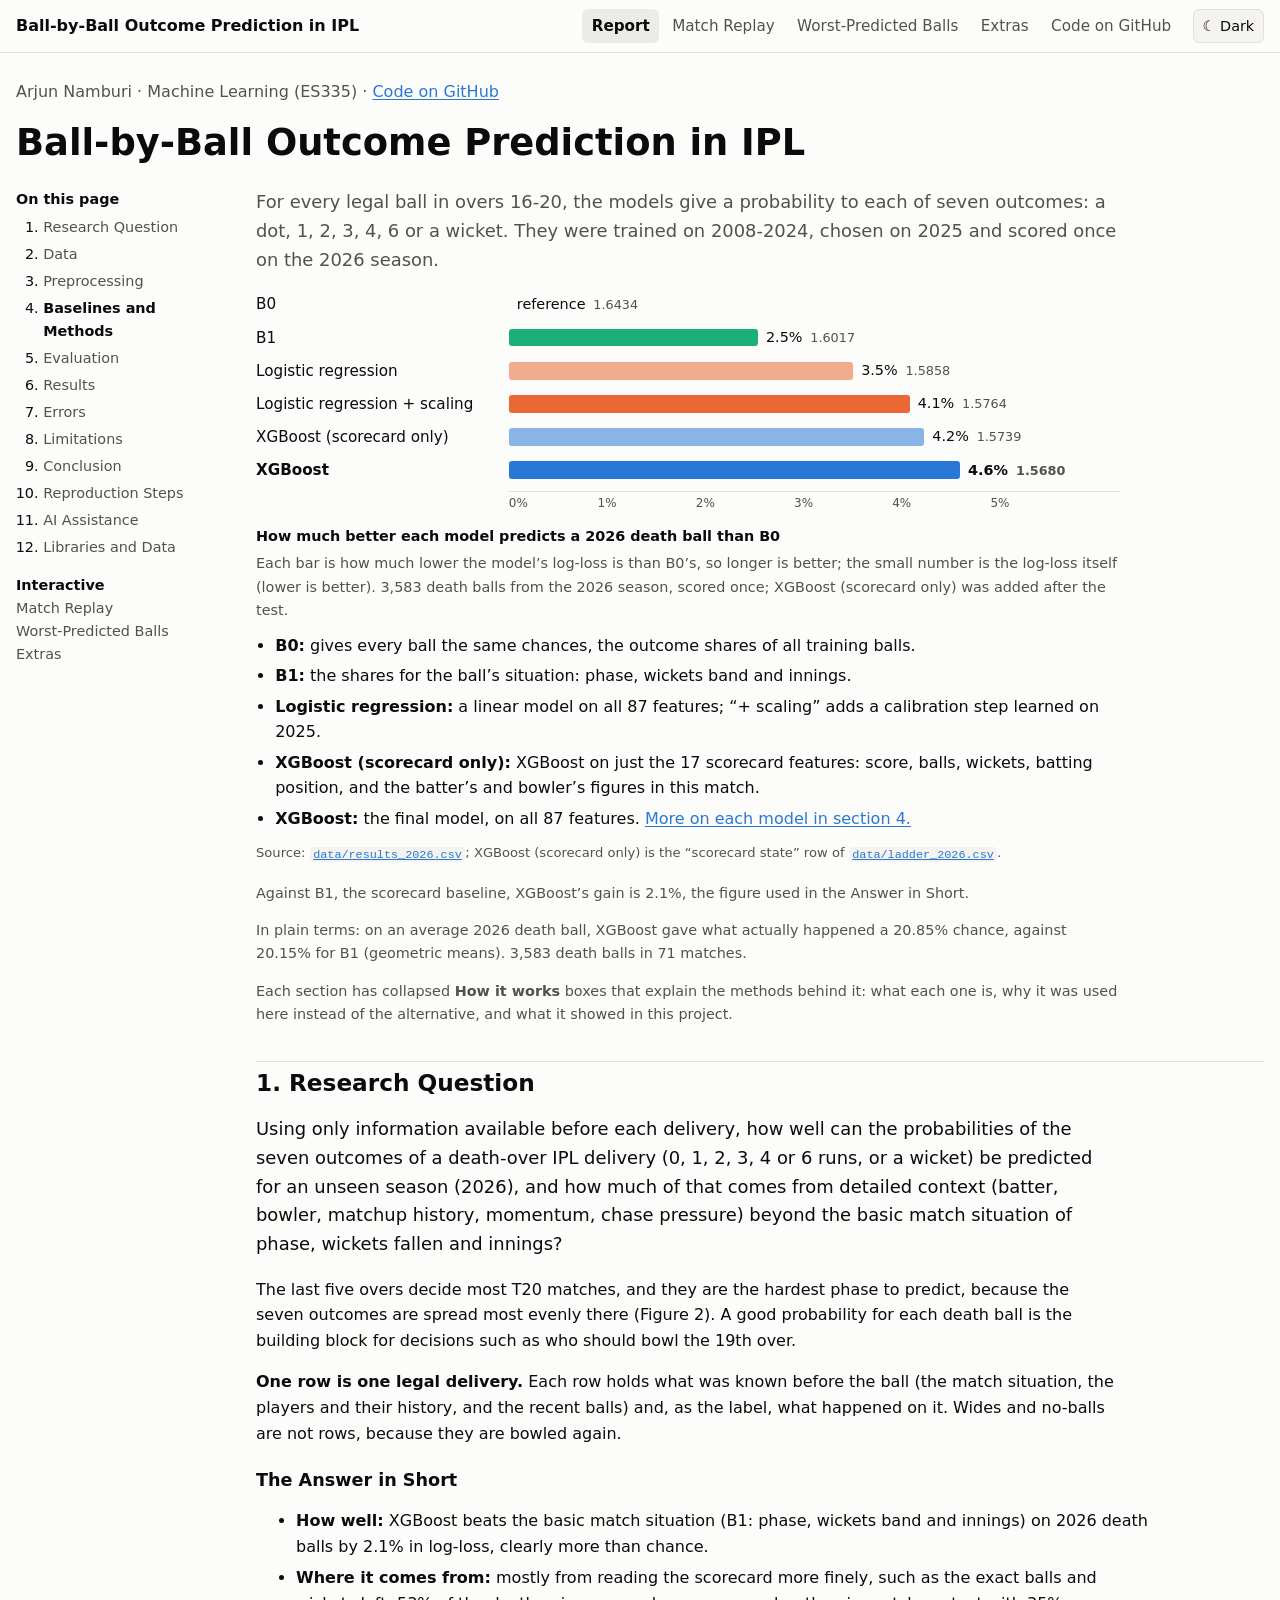
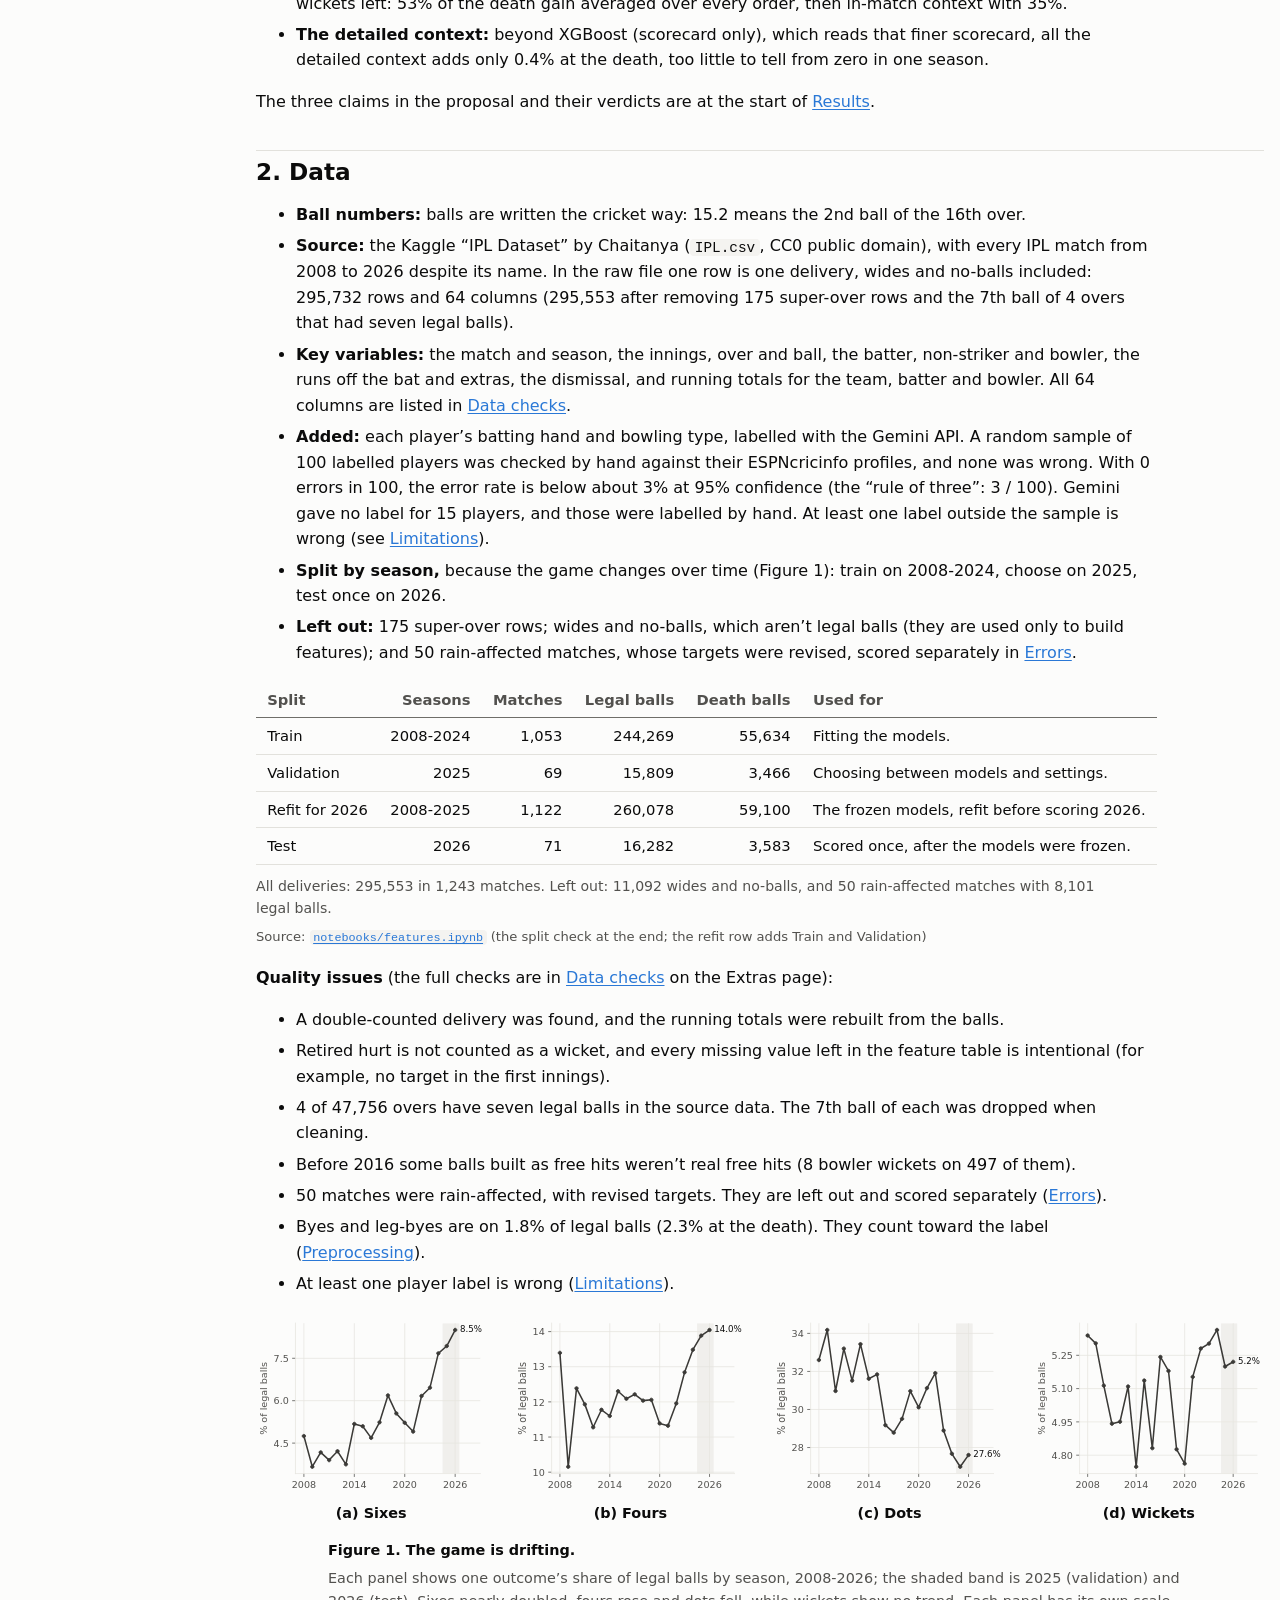
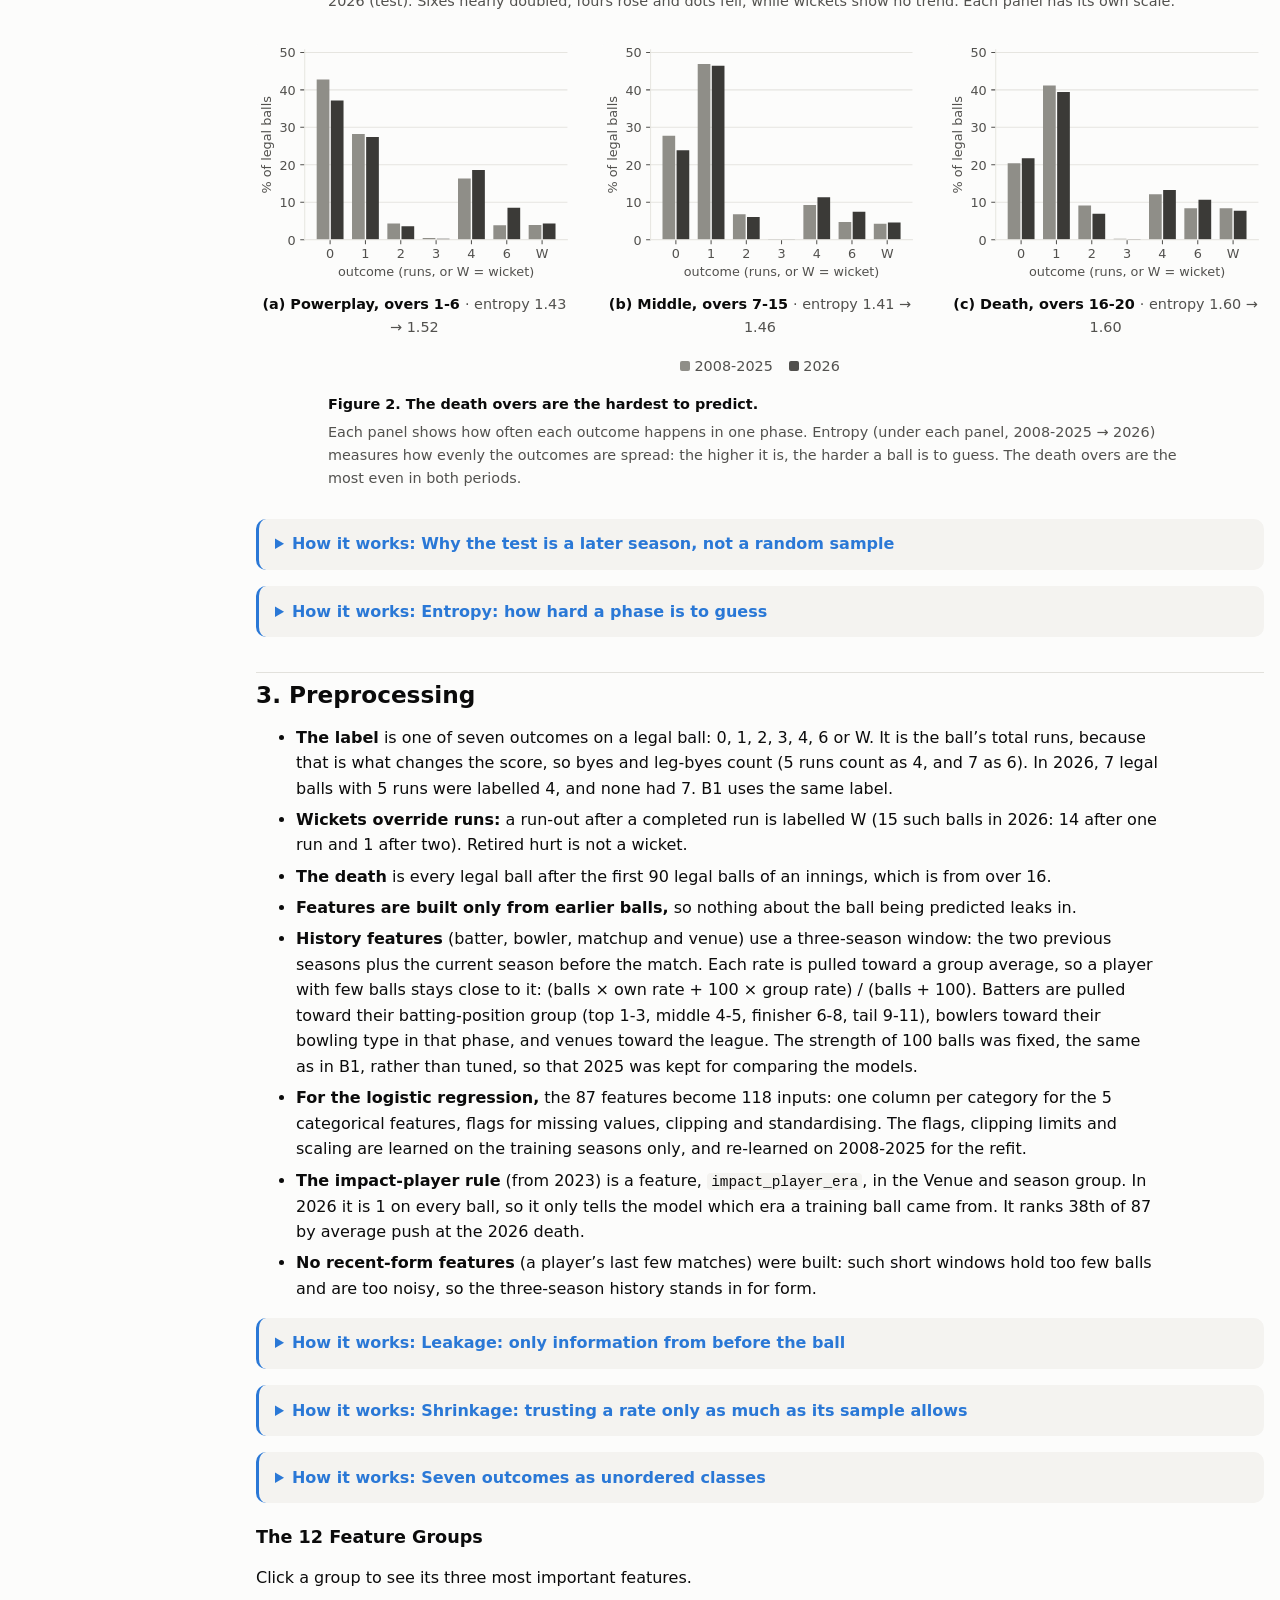
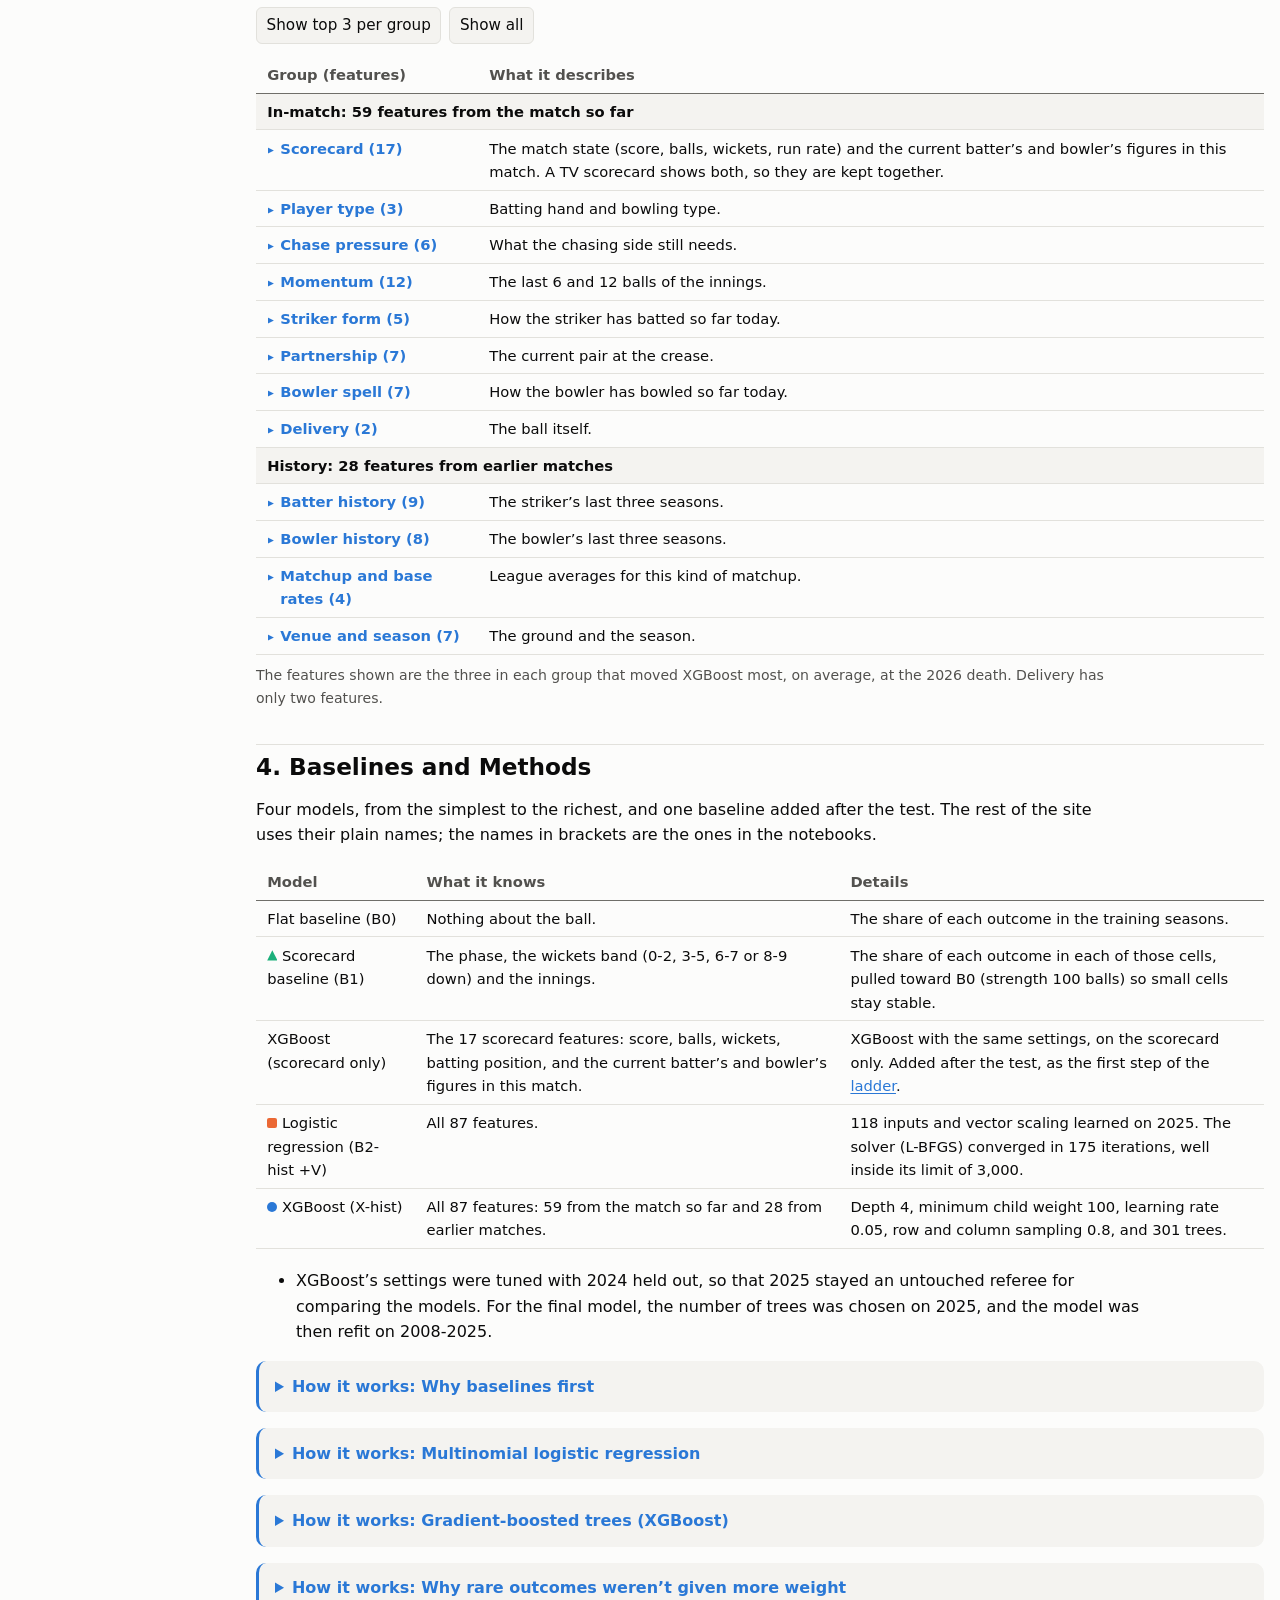
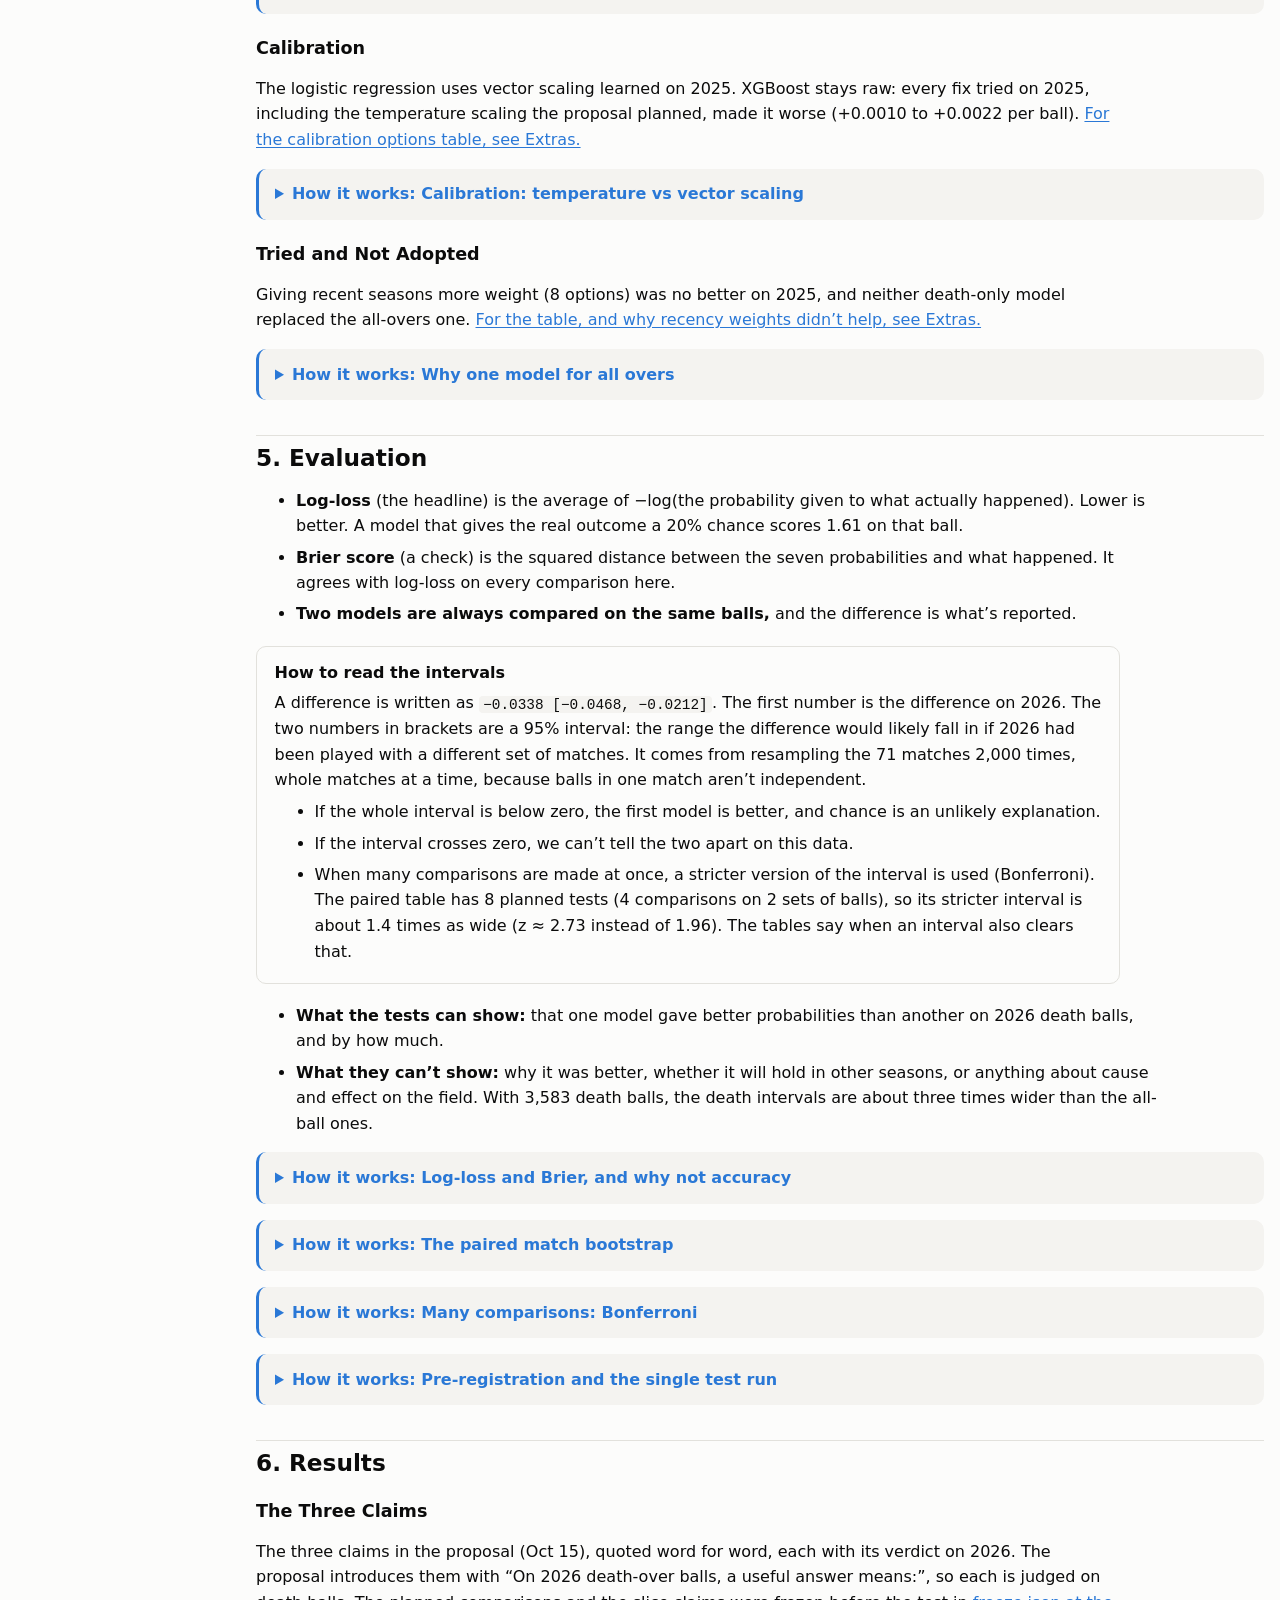
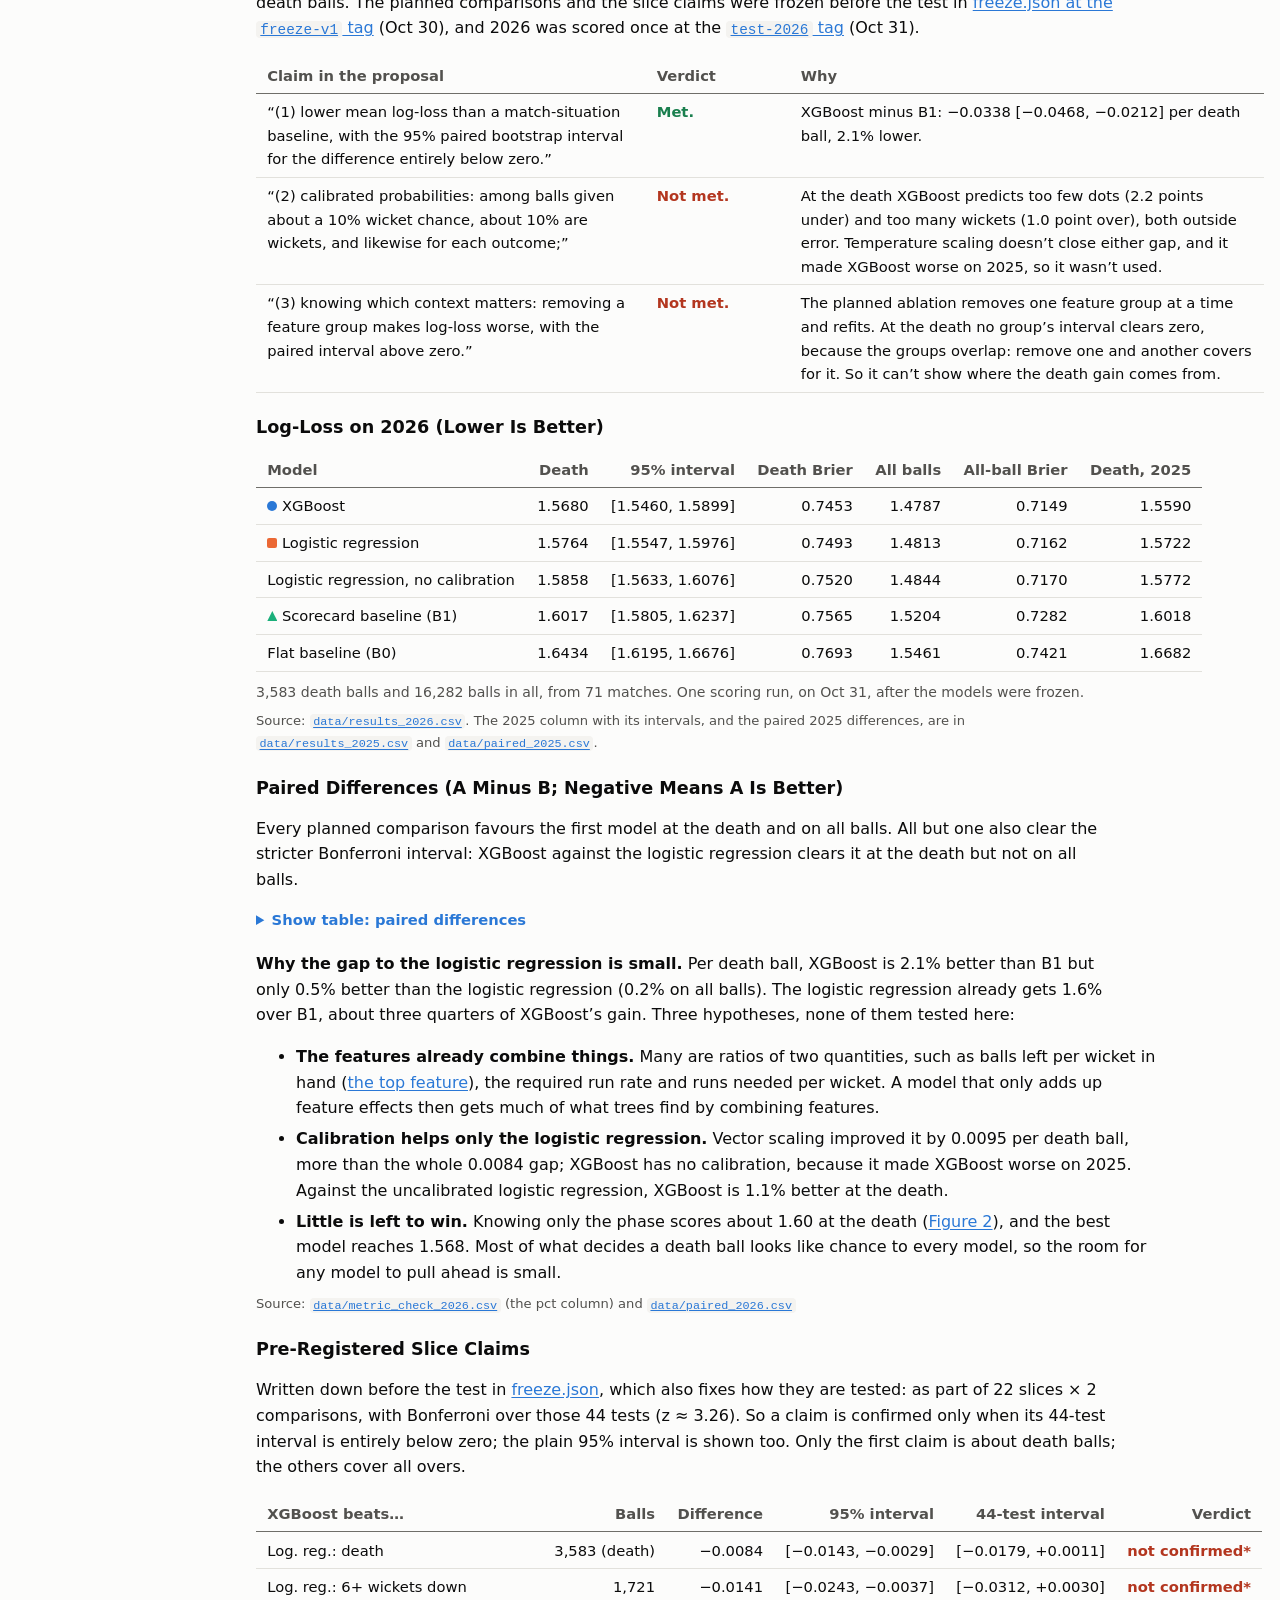
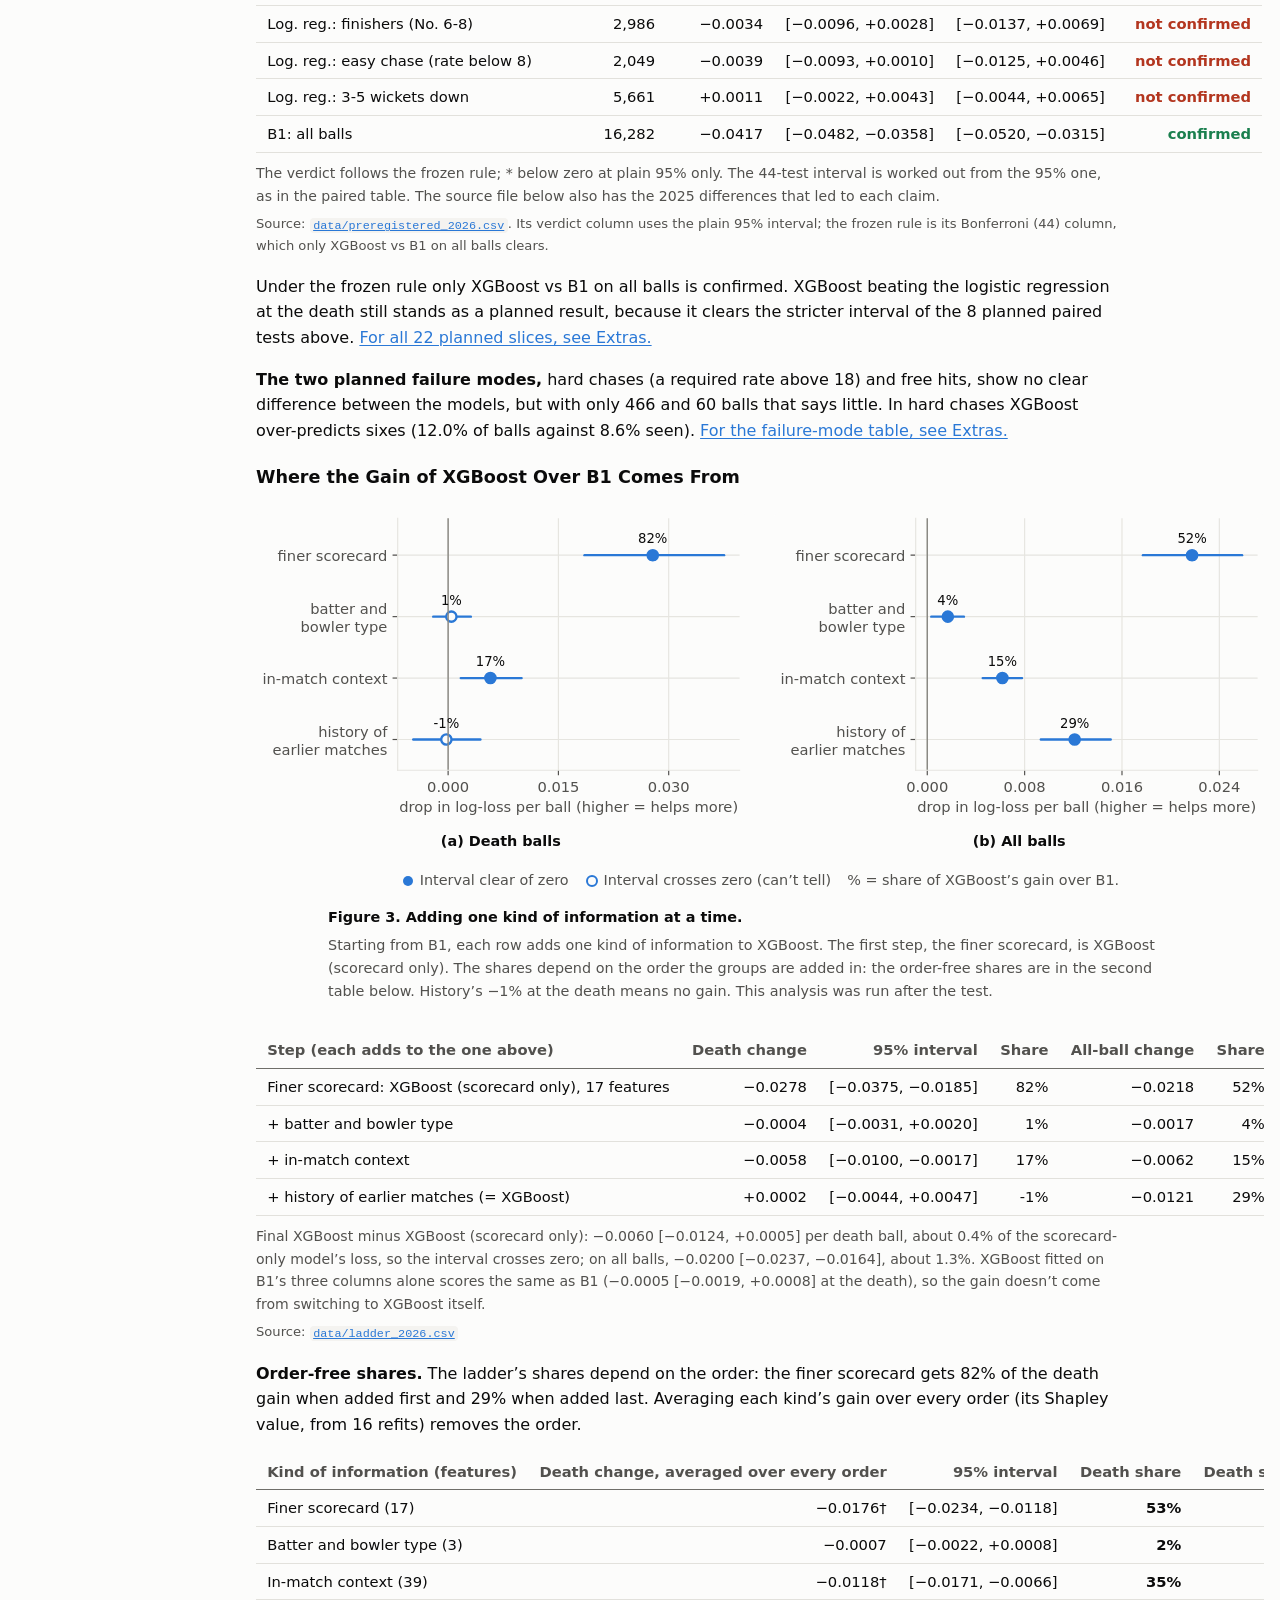
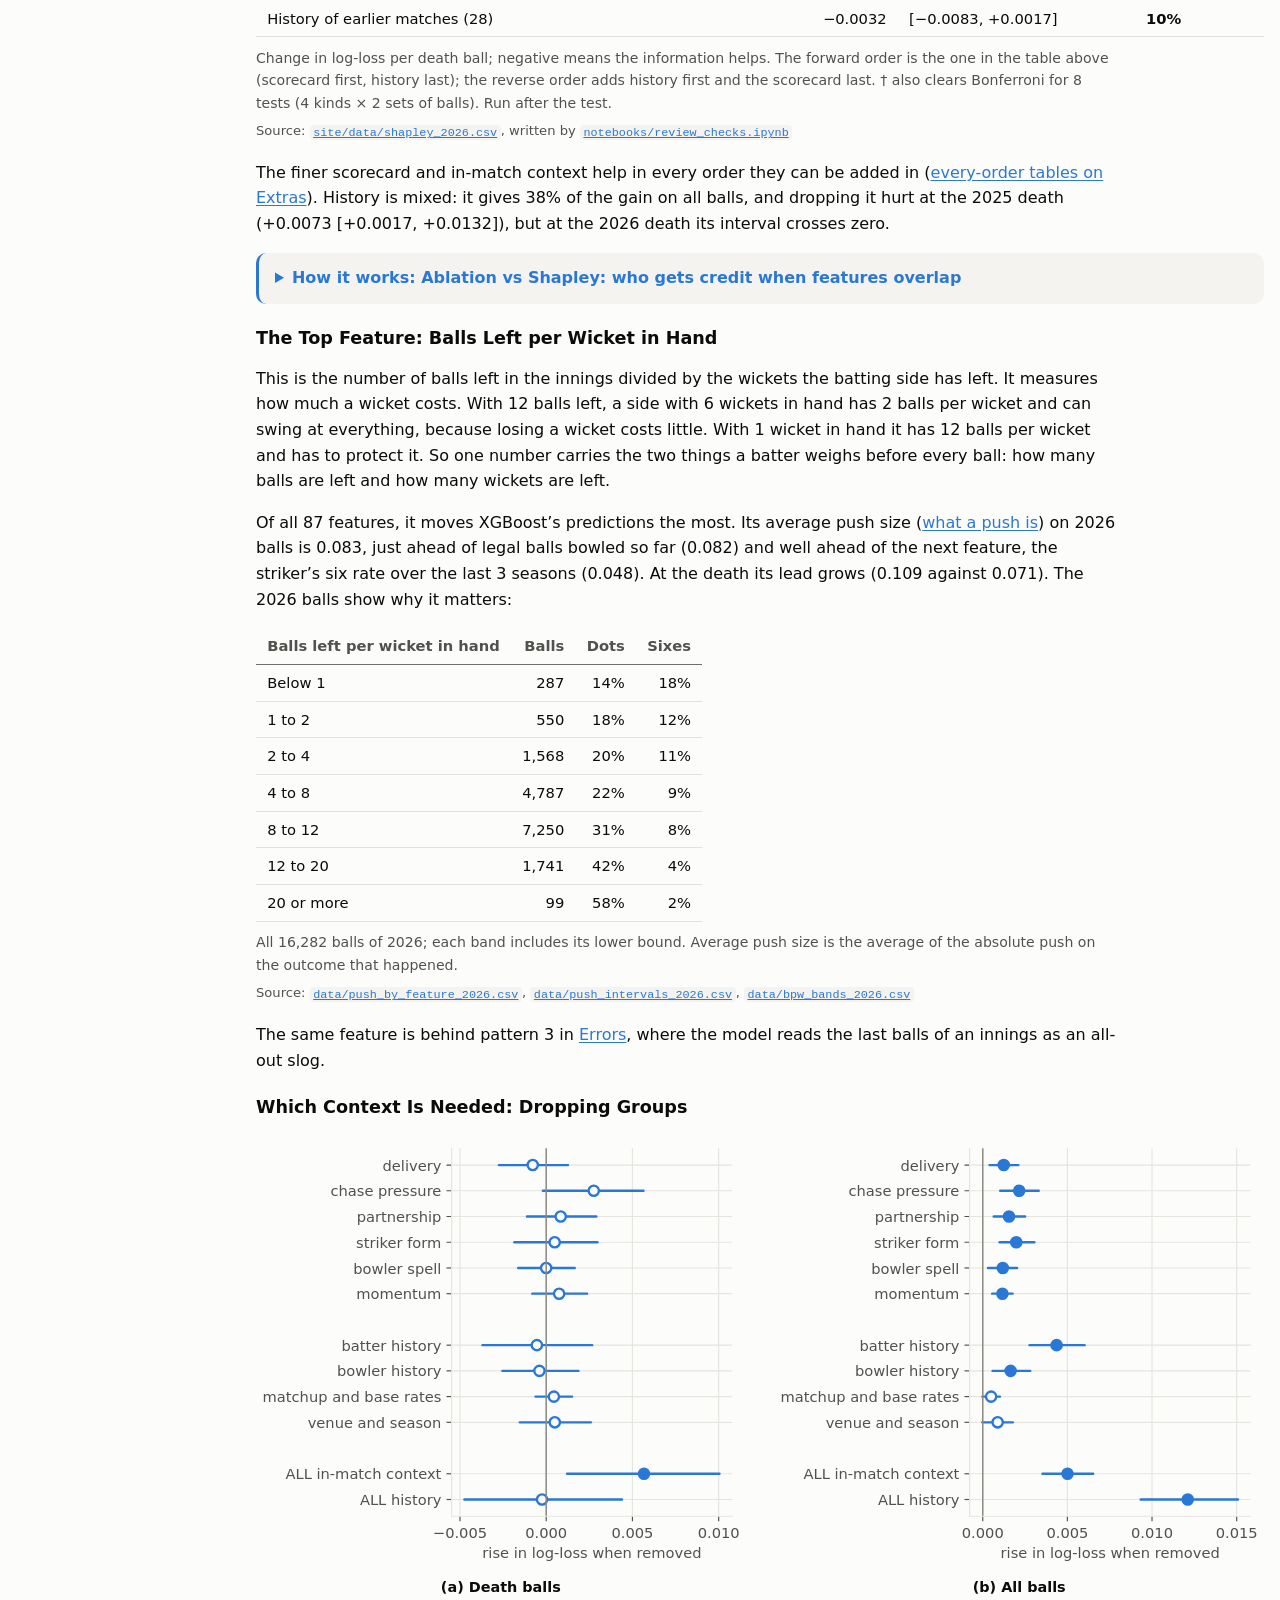
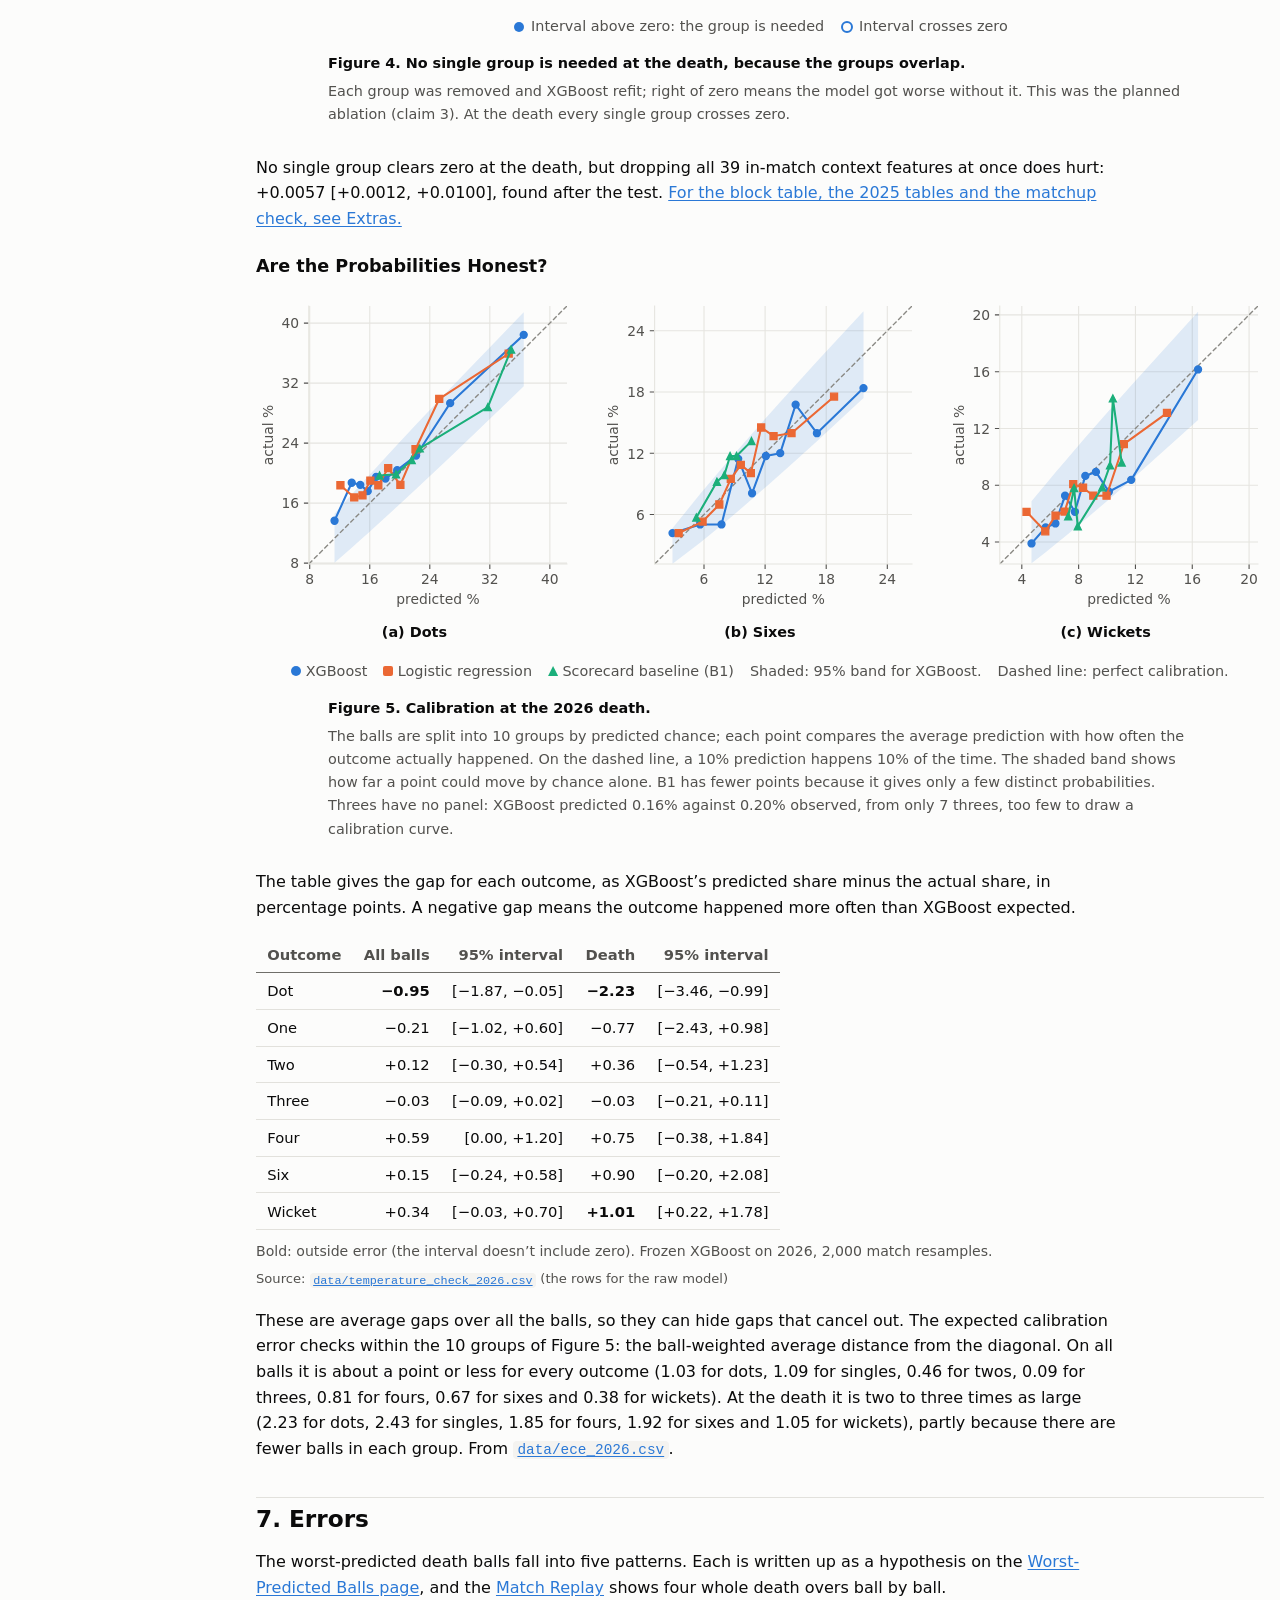
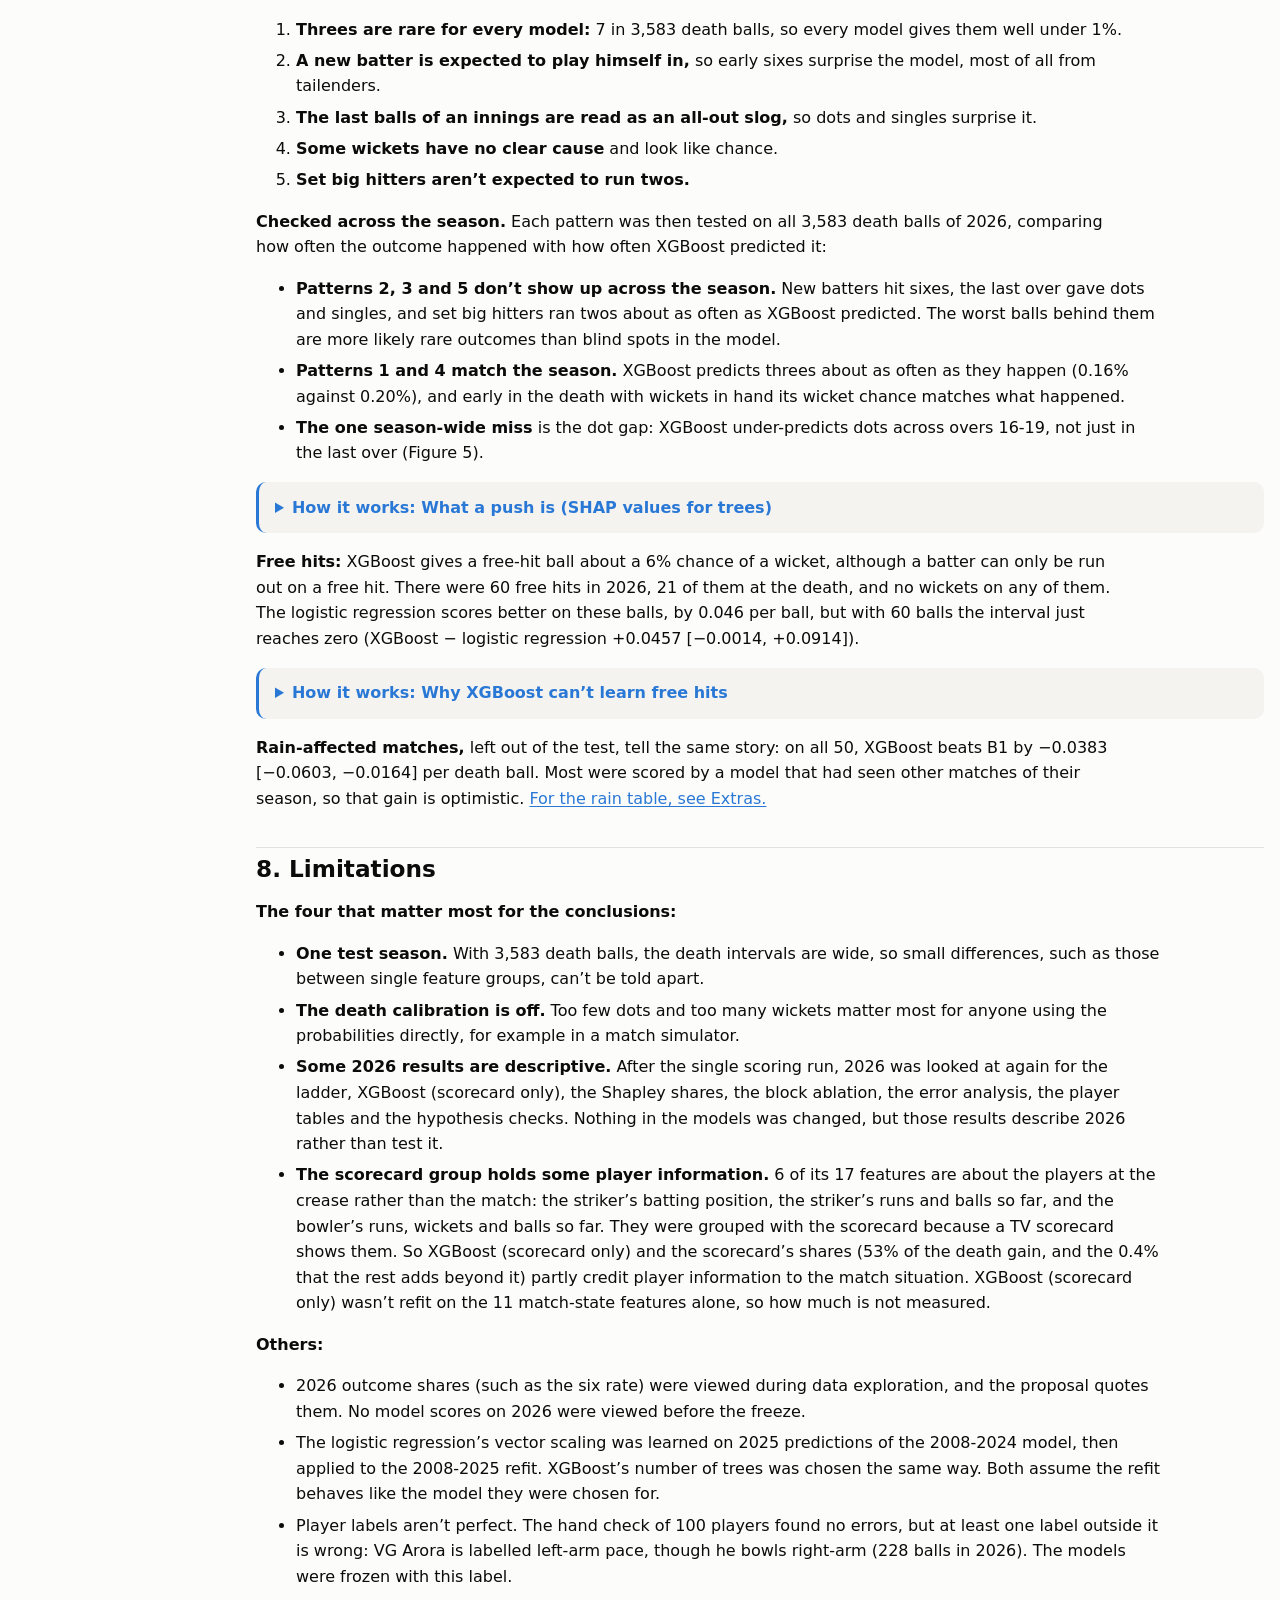
<file: index.html>
<!doctype html>
<html lang="en">
<head>
<meta charset="utf-8">
<meta name="viewport" content="width=device-width, initial-scale=1">
<title>Ball-by-Ball Outcome Prediction in IPL</title>
<meta name="description" content="How well can a model predict each ball of the IPL's death overs in a season it has never seen? Tested once on the 2026 season.">
<!-- COPY-PASTE: the report page. Sections follow the proposal. Tables are filled from data/*.csv. -->
<script>try{var t=localStorage.getItem('theme');if(t)document.documentElement.dataset.theme=t;}catch(e){}</script>
<link rel="stylesheet" href="site/css/site.css">
</head>
<body data-root="" data-page="report">
<main>
<p class="muted">Arjun Namburi · Machine Learning (ES335) · <a href="https://github.com/arjunnamburi/ml_death_overs_ipl">Code on GitHub</a></p>
<h1>Ball-by-Ball Outcome Prediction in IPL</h1>
<div class="with-toc">
<nav class="toc" aria-label="Sections">
  <b>On this page</b>
  <ol>
    <li><a href="#question">Research Question</a></li>
    <li><a href="#data">Data</a></li>
    <li><a href="#preprocessing">Preprocessing</a></li>
    <li><a href="#methods">Baselines and Methods</a></li>
    <li><a href="#evaluation">Evaluation</a></li>
    <li><a href="#results">Results</a></li>
    <li><a href="#errors">Errors</a></li>
    <li><a href="#limitations">Limitations</a></li>
    <li><a href="#conclusion">Conclusion</a></li>
    <li><a href="#reproduce">Reproduction Steps</a></li>
    <li><a href="#ai">AI Assistance</a></li>
    <li><a href="#credits">Libraries and Data</a></li>
  </ol>
  <p><b>Interactive</b><br><a href="site/replay.html">Match Replay</a><br><a href="site/worst.html">Worst-Predicted Balls</a><br><a href="site/extras.html">Extras</a></p>
</nav>

<article>
<p class="lede">For every legal ball in overs 16-20, the models give a probability to each of seven outcomes: a dot, 1, 2, 3, 4, 6 or a wicket. They were trained on 2008-2024, chosen on 2025 and scored once on the 2026 season.</p>

<figure class="fig hero-fig">
  <div class="hbars" role="img" aria-label="How much lower each model’s 2026 death log-loss is than B0’s: B1 2.5%, logistic regression 3.5%, logistic regression with scaling 4.1%, XGBoost on the scorecard only 4.2%, XGBoost 4.6%.">
    <div class="hb-row"><span class="hb-lab">B0</span><span class="hb-track"><span class="hb-bar" style="--w:0.0000;background:var(--ink-3);opacity:1"></span><span class="hb-val">reference <small>1.6434</small></span></span></div>
    <div class="hb-row"><span class="hb-lab">B1</span><span class="hb-track"><span class="hb-bar" style="--w:0.5072;background:var(--b1);opacity:1"></span><span class="hb-val">2.5% <small>1.6017</small></span></span></div>
    <div class="hb-row"><span class="hb-lab">Logistic regression</span><span class="hb-track"><span class="hb-bar" style="--w:0.7010;background:var(--lr);opacity:0.55"></span><span class="hb-val">3.5% <small>1.5858</small></span></span></div>
    <div class="hb-row"><span class="hb-lab">Logistic regression + scaling</span><span class="hb-track"><span class="hb-bar" style="--w:0.8162;background:var(--lr);opacity:1"></span><span class="hb-val">4.1% <small>1.5764</small></span></span></div>
    <div class="hb-row"><span class="hb-lab">XGBoost (scorecard only)</span><span class="hb-track"><span class="hb-bar" style="--w:0.8459;background:var(--xgb);opacity:0.55"></span><span class="hb-val">4.2% <small>1.5739</small></span></span></div>
    <div class="hb-row hb-strong"><span class="hb-lab">XGBoost</span><span class="hb-track"><span class="hb-bar" style="--w:0.9184;background:var(--xgb);opacity:1"></span><span class="hb-val">4.6% <small>1.5680</small></span></span></div>
    <div class="hb-axis" aria-hidden="true"><span class="hb-lab"></span><span class="hb-ticks"><span style="--w:0.0">0%</span><span style="--w:0.2">1%</span><span style="--w:0.4">2%</span><span style="--w:0.6">3%</span><span style="--w:0.8">4%</span><span style="--w:1.0">5%</span></span></div>
  </div>
  <figcaption><b>How much better each model predicts a 2026 death ball than B0</b>Each bar is how much lower the model’s log-loss is than B0’s, so longer is better; the small number is the log-loss itself (lower is better). 3,583 death balls from the 2026 season, scored once; XGBoost (scorecard only) was added after the test.</figcaption>
  <ul class="figpoints">
    <li><b>B0:</b> gives every ball the same chances, the outcome shares of all training balls.</li>
    <li><b>B1:</b> the shares for the ball’s situation: phase, wickets band and innings.</li>
    <li><b>Logistic regression:</b> a linear model on all 87 features; “+ scaling” adds a calibration step learned on 2025.</li>
    <li><b>XGBoost (scorecard only):</b> XGBoost on just the 17 scorecard features: score, balls, wickets, batting position, and the batter’s and bowler’s figures in this match.</li>
    <li><b>XGBoost:</b> the final model, on all 87 features. <a href="#methods">More on each model in section 4.</a></li>
  </ul>
</figure>
<p class="src">Source: <a href="https://github.com/arjunnamburi/ml_death_overs_ipl/blob/main/data/results_2026.csv"><code>data/results_2026.csv</code></a>; XGBoost (scorecard only) is the “scorecard state” row of <a href="https://github.com/arjunnamburi/ml_death_overs_ipl/blob/main/data/ladder_2026.csv"><code>data/ladder_2026.csv</code></a>.</p>

<p class="muted" style="font-size:.9rem">Against B1, the scorecard baseline, XGBoost’s gain is 2.1%, the figure used in the Answer in Short.</p>
<p class="muted" style="font-size:.9rem">In plain terms: on an average 2026 death ball, XGBoost gave what actually happened a 20.85% chance, against 20.15% for B1 (geometric means). 3,583 death balls in 71 matches.</p>
<p class="muted" style="font-size:.9rem">Each section has collapsed <b>How it works</b> boxes that explain the methods behind it: what each one is, why it was used here instead of the alternative, and what it showed in this project.</p>


<!-- ================================================================ -->
<h2 id="question">1. Research Question</h2>
<p class="lede" style="color:var(--ink)">Using only information available before each delivery, how well can the probabilities of the seven outcomes of a death-over IPL delivery (0, 1, 2, 3, 4 or 6 runs, or a wicket) be predicted for an unseen season (2026), and how much of that comes from detailed context (batter, bowler, matchup history, momentum, chase pressure) beyond the basic match situation of phase, wickets fallen and innings?</p>
<p>The last five overs decide most T20 matches, and they are the hardest phase to predict, because the seven outcomes are spread most evenly there (Figure 2). A good probability for each death ball is the building block for decisions such as who should bowl the 19th over.</p>
<p><b>One row is one legal delivery.</b> Each row holds what was known before the ball (the match situation, the players and their history, and the recent balls) and, as the label, what happened on it. Wides and no-balls are not rows, because they are bowled again.</p>
<h3>The Answer in Short</h3>
<ul>
  <li><b>How well:</b> XGBoost beats the basic match situation (B1: phase, wickets band and innings) on 2026 death balls by 2.1% in log-loss, clearly more than chance.</li>
  <li><b>Where it comes from:</b> mostly from reading the scorecard more finely, such as the exact balls and wickets left: 53% of the death gain averaged over every order, then in-match context with 35%.</li>
  <li><b>The detailed context:</b> beyond XGBoost (scorecard only), which reads that finer scorecard, all the detailed context adds only 0.4% at the death, too little to tell from zero in one season.</li>
</ul>
<p>The three claims in the proposal and their verdicts are at the start of <a href="#claims">Results</a>.</p>

<!-- ================================================================ -->
<h2 id="data">2. Data</h2>
<ul>
  <li><b>Ball numbers:</b> balls are written the cricket way: 15.2 means the 2nd ball of the 16th over.</li>
  <li><b>Source:</b> the Kaggle “IPL Dataset” by Chaitanya (<code>IPL.csv</code>, CC0 public domain), with every IPL match from 2008 to 2026 despite its name. In the raw file one row is one delivery, wides and no-balls included: 295,732 rows and 64 columns (295,553 after removing 175 super-over rows and the 7th ball of 4 overs that had seven legal balls).</li>
  <li><b>Key variables:</b> the match and season, the innings, over and ball, the batter, non-striker and bowler, the runs off the bat and extras, the dismissal, and running totals for the team, batter and bowler. All 64 columns are listed in <a href="site/extras.html#data-checks">Data checks</a>.</li>
  <li><b>Added:</b> each player’s batting hand and bowling type, labelled with the Gemini API. A random sample of 100 labelled players was checked by hand against their ESPNcricinfo profiles, and none was wrong. With 0 errors in 100, the error rate is below about 3% at 95% confidence (the “rule of three”: 3 / 100). Gemini gave no label for 15 players, and those were labelled by hand. At least one label outside the sample is wrong (see <a href="#limitations">Limitations</a>).</li>
  <li><b>Split by season,</b> because the game changes over time (Figure 1): train on 2008-2024, choose on 2025, test once on 2026.</li>
  <li><b>Left out:</b> 175 super-over rows; wides and no-balls, which aren’t legal balls (they are used only to build features); and 50 rain-affected matches, whose targets were revised, scored separately in <a href="#errors">Errors</a>.</li>
</ul>
<div class="table-wrap"><table>
<thead><tr><th>Split</th><th>Seasons</th><th>Matches</th><th>Legal balls</th><th>Death balls</th><th class="l">Used for</th></tr></thead>
<tbody>
<tr><td>Train</td><td>2008-2024</td><td>1,053</td><td>244,269</td><td>55,634</td><td class="l">Fitting the models.</td></tr>
<tr><td>Validation</td><td>2025</td><td>69</td><td>15,809</td><td>3,466</td><td class="l">Choosing between models and settings.</td></tr>
<tr><td>Refit for 2026</td><td>2008-2025</td><td>1,122</td><td>260,078</td><td>59,100</td><td class="l">The frozen models, refit before scoring 2026.</td></tr>
<tr><td>Test</td><td>2026</td><td>71</td><td>16,282</td><td>3,583</td><td class="l">Scored once, after the models were frozen.</td></tr>
</tbody>
</table></div>
<p class="muted" style="font-size:.88rem;margin-top:-.6rem">All deliveries: 295,553 in 1,243 matches. Left out: 11,092 wides and no-balls, and 50 rain-affected matches with 8,101 legal balls.</p>
<p class="src">Source: <a href="https://github.com/arjunnamburi/ml_death_overs_ipl/blob/main/notebooks/features.ipynb"><code>notebooks/features.ipynb</code></a> (the split check at the end; the refit row adds Train and Validation)</p>
<p><b>Quality issues</b> (the full checks are in <a href="site/extras.html#data-checks">Data checks</a> on the Extras page):</p>
<ul>
  <li>A double-counted delivery was found, and the running totals were rebuilt from the balls.</li>
  <li>Retired hurt is not counted as a wicket, and every missing value left in the feature table is intentional (for example, no target in the first innings).</li>
  <li>4 of 47,756 overs have seven legal balls in the source data. The 7th ball of each was dropped when cleaning.</li>
  <li>Before 2016 some balls built as free hits weren’t real free hits (8 bowler wickets on 497 of them).</li>
  <li>50 matches were rain-affected, with revised targets. They are left out and scored separately (<a href="#errors">Errors</a>).</li>
  <li>Byes and leg-byes are on 1.8% of legal balls (2.3% at the death). They count toward the label (<a href="#preprocessing">Preprocessing</a>).</li>
  <li>At least one player label is wrong (<a href="#limitations">Limitations</a>).</li>
</ul>

<figure class="fig">
  <div class="panels p4">
    <div class="panel"><img data-fig="site/img/drift_sixes" alt="Sixes rose from about 4% of legal balls in 2009 to 8.5% in 2026." width="330" height="250" loading="lazy"><span class="plabel">(a) Sixes</span></div>
    <div class="panel"><img data-fig="site/img/drift_fours" alt="Fours rose to 14% of legal balls by 2026." width="330" height="250" loading="lazy"><span class="plabel">(b) Fours</span></div>
    <div class="panel"><img data-fig="site/img/drift_dots" alt="Dots fell from about 34% to 27-28% of legal balls." width="330" height="250" loading="lazy"><span class="plabel">(c) Dots</span></div>
    <div class="panel"><img data-fig="site/img/drift_wickets" alt="Wickets move between about 4.8% and 5.4% with no trend." width="330" height="250" loading="lazy"><span class="plabel">(d) Wickets</span></div>
  </div>
  <figcaption><b>Figure 1. The game is drifting.</b> Each panel shows one outcome’s share of legal balls by season, 2008-2026; the shaded band is 2025 (validation) and 2026 (test). Sixes nearly doubled, fours rose and dots fell, while wickets show no trend. Each panel has its own scale.</figcaption>
</figure>

<figure class="fig">
  <div class="panels p3">
    <div class="panel"><img data-fig="site/img/phase_powerplay" alt="Powerplay outcome shares: in 2026 fewer dots and more fours and sixes than in 2008-2025." width="340" height="260" loading="lazy"><span class="plabel">(a) Powerplay, overs 1-6 <span>· entropy 1.43 → 1.52</span></span></div>
    <div class="panel"><img data-fig="site/img/phase_middle" alt="Middle-overs outcome shares: in 2026 fewer dots and more boundaries." width="340" height="260" loading="lazy"><span class="plabel">(b) Middle, overs 7-15 <span>· entropy 1.41 → 1.46</span></span></div>
    <div class="panel"><img data-fig="site/img/phase_death" alt="Death-overs outcome shares: the most even spread of outcomes in both periods." width="340" height="260" loading="lazy"><span class="plabel">(c) Death, overs 16-20 <span>· entropy 1.60 → 1.60</span></span></div>
  </div>
  <div class="legend"><span><span class="dot" style="background:#8f8e88;border-radius:2px"></span>2008-2025</span><span><span class="dot" style="background:var(--ink-2);border-radius:2px"></span>2026</span></div>
  <figcaption><b>Figure 2. The death overs are the hardest to predict.</b> Each panel shows how often each outcome happens in one phase. Entropy (under each panel, 2008-2025 → 2026) measures how evenly the outcomes are spread: the higher it is, the harder a ball is to guess. The death overs are the most even in both periods.</figcaption>
</figure>
<details class="howto concept"><summary>How it works: Why the test is a later season, not a random sample</summary><ul><li><b>What:</b> A time-based split trains on earlier seasons and tests on a later one. A random split would mix balls from every season into both sets.</li><li><b>Why here:</b> The game drifts (Figure 1): sixes nearly doubled from 2008 to 2026. A random split would let the model see 2026-style balls in training, so the test would look better than real use, where the model always predicts a season it hasn’t seen. Splitting by season also keeps every match whole, because balls in one match share a pitch, teams and conditions.</li><li><b>The choice:</b> Train on 2008-2024, choose between models on 2025 (validation), and score 2026 once. Choosing on a separate season keeps the test untouched: any choice made by looking at a set makes that set’s score optimistic.</li><li><b>What it showed:</b> The drift still matters. Trained up to 2025, XGBoost still under-predicts 2026 dots at the death, and calibration learned on one season didn’t carry over to the next (see the calibration box in section 4).</li><li><b>Trees can’t follow a trend:</b> A tree’s output is constant beyond its last split, so XGBoost treats a new season like the most similar seasons it was trained on and can’t carry a rising trend forward. The logistic regression can, but only in a straight line. That can’t explain the 2026 dot gap, though: death dots rose from 19.2% in 2025 to 21.8% in 2026, against the long trend, so a model that carried the trend forward would have missed by more. The dot gap looks like a change in 2026 itself rather than a failure to extrapolate, although this was not tested.</li></ul></details>
<details class="howto concept"><summary>How it works: Entropy: how hard a phase is to guess</summary><ul><li><b>What:</b> For outcome shares p<sub>1</sub> … p<sub>7</sub>, entropy is H = −Σ p<sub>k</sub> ln p<sub>k</sub>. It is 0 when one outcome always happens and largest, ln 7 ≈ 1.95, when all seven are equally likely.</li><li><b>Link to log-loss:</b> A model that knows only a phase’s true outcome shares, and gives every ball in the phase those shares, scores a log-loss equal to the entropy. So entropy is the score of “knowing the phase and nothing else”.</li><li><b>What it showed:</b> The death is the most even phase (1.60), so it is the hardest to guess. B1 scores 1.6017 at the 2026 death, about that level. XGBoost’s 1.5680 is below it, so the ball-level features tell it something beyond the phase.</li><li><b>Entropy plus a drift penalty:</b> A fixed set of shares q, learned on past seasons, scores H(p) + KL(p‖q) on balls whose true shares are p. The KL divergence is never negative and is zero only when q = p, so any mismatch, including drift between seasons, adds to the score. B0 gives every death ball the all-overs training shares (31% dots, against 22% at the 2026 death), so it scores 1.6434 against the 2026 death entropy of 1.6011: its KL penalty is 0.042. B1 is not one fixed set of shares but one per cell, so it can gain from its cells and pay a penalty at once; at 1.6017 the two roughly cancel.</li></ul></details>
<!-- ================================================================ -->
<h2 id="preprocessing">3. Preprocessing</h2>
<ul>
  <li><b>The label</b> is one of seven outcomes on a legal ball: 0, 1, 2, 3, 4, 6 or W. It is the ball’s total runs, because that is what changes the score, so byes and leg-byes count (5 runs count as 4, and 7 as 6). In 2026, 7 legal balls with 5 runs were labelled 4, and none had 7. B1 uses the same label.</li>
  <li><b>Wickets override runs:</b> a run-out after a completed run is labelled W (15 such balls in 2026: 14 after one run and 1 after two). Retired hurt is not a wicket.</li>
  <li><b>The death</b> is every legal ball after the first 90 legal balls of an innings, which is from over 16.</li>
  <li><b>Features are built only from earlier balls,</b> so nothing about the ball being predicted leaks in.</li>
  <li><b>History features</b> (batter, bowler, matchup and venue) use a three-season window: the two previous seasons plus the current season before the match. Each rate is pulled toward a group average, so a player with few balls stays close to it: (balls × own rate + 100 × group rate) / (balls + 100). Batters are pulled toward their batting-position group (top 1-3, middle 4-5, finisher 6-8, tail 9-11), bowlers toward their bowling type in that phase, and venues toward the league. The strength of 100 balls was fixed, the same as in B1, rather than tuned, so that 2025 was kept for comparing the models.</li>
  <li><b>For the logistic regression,</b> the 87 features become 118 inputs: one column per category for the 5 categorical features, flags for missing values, clipping and standardising. The flags, clipping limits and scaling are learned on the training seasons only, and re-learned on 2008-2025 for the refit.</li>
  <li><b>The impact-player rule</b> (from 2023) is a feature, <code>impact_player_era</code>, in the Venue and season group. In 2026 it is 1 on every ball, so it only tells the model which era a training ball came from. It ranks 38th of 87 by average push at the 2026 death.</li>
  <li><b>No recent-form features</b> (a player’s last few matches) were built: such short windows hold too few balls and are too noisy, so the three-season history stands in for form.</li>
</ul>

<details class="howto concept"><summary>How it works: Leakage: only information from before the ball</summary><ul><li><b>What:</b> Leakage is a feature that holds information not known when the prediction is made. The classic case is a running total that already includes the ball being predicted.</li><li><b>Why it matters:</b> A leaked feature makes a model look far better on the test than it could ever be in use. In ball-by-ball data it hides easily: the raw file’s running totals for the team, batter and bowler are taken after the ball.</li><li><b>The choice:</b> Every in-match feature is built from earlier balls only, so running totals are shifted back one ball. History windows use the two previous seasons plus the current season <i>before this match</i>, never the match itself.</li><li><b>The red flags:</b> Leakage makes a model look too good: a score better than plausible, or one feature carrying an implausible share of the predictions. Neither appeared. XGBoost’s 1.568 at the death is only a little below the 1.60 entropy of the phase, and the feature that moves XGBoost most accounts for only 9% of the total size of the pushes at the 2026 death. (A richer model doing <i>worse</i> than a simpler one would point to a bug or overfitting, not to leakage.)</li><li><b>A direct check:</b> After a double-counted delivery was found (section 2), the running totals were rebuilt from the balls themselves rather than taken from the raw file. Then, for all 74 matches of 2026 (17,523 deliveries, rain-affected matches included), every running total in the feature table (the team’s, batter’s, bowler’s and non-striker’s runs and balls, and the team’s and bowler’s wickets) was recomputed from earlier balls only, and it matched on every row; the first ball of all 147 innings starts from zero. The windowed features (last 6 and 12 balls, and history) weren’t rechecked this way.</li></ul></details>
<details class="howto concept"><summary>How it works: Shrinkage: trusting a rate only as much as its sample allows</summary><ul><li><b>What:</b> A rate from a few balls is noisy: 2 sixes in 10 balls is a 20% six rate that means little. Shrinkage blends a player’s own rate with a group rate: (balls × own + k × group) / (balls + k), with k = 100.</li><li><b>How to read k:</b> k acts like 100 imaginary balls at the group rate. The weight on the player’s own rate is balls / (balls + 100): 17% with 20 balls, 50% with 100 and 80% with 400.</li><li><b>Why:</b> It is the bias-variance trade-off. The raw rate is unbiased but has a huge variance for new players. The group rate has a small variance but ignores the player. The blend can beat both when k is well chosen; k wasn’t tuned here.</li><li><b>Where the formula comes from:</b> For a yes/no rate, such as the six rate, it is the posterior mean under a Beta prior whose mean is the group rate and whose strength is k balls. Full empirical Bayes would estimate both the prior’s mean and its strength from the data. Here only the mean comes from the data, and k = 100 was set by hand, so it is only half empirical Bayes.</li><li><b>The choice:</b> Batters shrink toward their batting-position group, bowlers toward their bowling type in that phase, and venues toward the league. k was fixed at 100, as in B1, rather than tuned, so that 2025 stayed free for comparing the models.</li></ul></details>
<details class="howto concept"><summary>How it works: Seven outcomes as unordered classes</summary><ul><li><b>What:</b> Each ball gets one of seven labels (0, 1, 2, 3, 4, 6, W), and the models treat them as seven separate classes with no order between them. One softmax gives the seven chances, which always add up to 1, and log-loss scores them together.</li><li><b>The alternative:</b> Runs as an ordered count (0 &lt; 1 &lt; 2 &lt; 3 &lt; 4 &lt; 6), with an ordinal or count model, plus a separate model for the wicket.</li><li><b>Why not here:</b> Runs off a ball aren’t a smooth count. Fours and sixes come from boundaries, not from running, so a 4 is far more common than a 3 (13.3% against 0.2% of 2026 death balls) and a 5 almost never happens. A count model ties neighbouring values together and would spread chance onto threes and fives. A wicket ends the ball’s runs (a run-out after a completed run is still W), so it competes with the run outcomes rather than happening alongside them, and two separate models would not add up to 1 without extra work.</li><li><b>The cost:</b> The models don’t know that a 4 is “closer” to a 6 than to a dot, so each class’s pattern is learned from its own balls. With about 260,000 training balls that is enough for every class except threes.</li></ul></details>
<h3>The 12 Feature Groups</h3>
<p>Click a group to see its three most important features.</p>
<p class="controls"><button type="button" class="btn" id="grp-all">Show top 3 per group</button> <a class="btn" href="site/extras.html#features">Show all</a></p>
<div class="table-wrap"><table class="prose">
<thead><tr><th class="l">Group (features)</th><th class="l">What it describes</th></tr></thead>
<tbody>
<tr><td colspan="2" class="l grp"><b>In-match: 59 features from the match so far</b></td></tr>
<tr class="grp-row"><td class="l"><button type="button" class="grp-btn" aria-expanded="false"><span class="chev" aria-hidden="true">&#9662;</span>Scorecard (17)</button></td><td class="l">The match state (score, balls, wickets, run rate) and the current batter’s and bowler’s figures in this match. A TV scorecard shows both, so they are kept together.</td></tr>
<tr class="grp-ex" hidden><td colspan="2" class="l"><span class="muted">Top 3 features:</span><ol><li>Balls left per wicket in hand (<a href="#top-feature">why it is the top feature</a>)</li><li>Legal balls bowled so far</li><li>Team score</li></ol></td></tr>
<tr class="grp-row"><td class="l"><button type="button" class="grp-btn" aria-expanded="false"><span class="chev" aria-hidden="true">&#9662;</span>Player type (3)</button></td><td class="l">Batting hand and bowling type.</td></tr>
<tr class="grp-ex" hidden><td colspan="2" class="l"><span class="muted">Top 3 features:</span><ol><li>Bowling type</li><li>Batting hand vs bowling type</li><li>Batting hand</li></ol></td></tr>
<tr class="grp-row"><td class="l"><button type="button" class="grp-btn" aria-expanded="false"><span class="chev" aria-hidden="true">&#9662;</span>Chase pressure (6)</button></td><td class="l">What the chasing side still needs.</td></tr>
<tr class="grp-ex" hidden><td colspan="2" class="l"><span class="muted">Top 3 features:</span><ol><li>Required run rate</li><li>Required rate minus current rate</li><li>Target</li></ol></td></tr>
<tr class="grp-row"><td class="l"><button type="button" class="grp-btn" aria-expanded="false"><span class="chev" aria-hidden="true">&#9662;</span>Momentum (12)</button></td><td class="l">The last 6 and 12 balls of the innings.</td></tr>
<tr class="grp-ex" hidden><td colspan="2" class="l"><span class="muted">Top 3 features:</span><ol><li>Dot balls in the last 12 balls</li><li>Balls since the last wicket</li><li>Wickets in the last 6 balls</li></ol></td></tr>
<tr class="grp-row"><td class="l"><button type="button" class="grp-btn" aria-expanded="false"><span class="chev" aria-hidden="true">&#9662;</span>Striker form (5)</button></td><td class="l">How the striker has batted so far today.</td></tr>
<tr class="grp-ex" hidden><td colspan="2" class="l"><span class="muted">Top 3 features:</span><ol><li>Share of the striker’s runs from boundaries</li><li>Striker’s dots in their last 6 balls</li><li>Striker’s runs off their last 6 balls</li></ol></td></tr>
<tr class="grp-row"><td class="l"><button type="button" class="grp-btn" aria-expanded="false"><span class="chev" aria-hidden="true">&#9662;</span>Partnership (7)</button></td><td class="l">The current pair at the crease.</td></tr>
<tr class="grp-ex" hidden><td colspan="2" class="l"><span class="muted">Top 3 features:</span><ol><li>Partnership runs</li><li>Non-striker’s batting position</li><li>Partnership balls</li></ol></td></tr>
<tr class="grp-row"><td class="l"><button type="button" class="grp-btn" aria-expanded="false"><span class="chev" aria-hidden="true">&#9662;</span>Bowler spell (7)</button></td><td class="l">How the bowler has bowled so far today.</td></tr>
<tr class="grp-ex" hidden><td colspan="2" class="l"><span class="muted">Top 3 features:</span><ol><li>Runs off the bowler’s previous over</li><li>Overs since the bowler last bowled</li><li>Bowler’s economy today</li></ol></td></tr>
<tr class="grp-row"><td class="l"><button type="button" class="grp-btn" aria-expanded="false"><span class="chev" aria-hidden="true">&#9662;</span>Delivery (2)</button></td><td class="l">The ball itself.</td></tr>
<tr class="grp-ex" hidden><td colspan="2" class="l"><span class="muted">Top 2 features:</span><ol><li>Previous ball’s outcome</li><li>Free hit</li></ol></td></tr>
<tr><td colspan="2" class="l grp"><b>History: 28 features from earlier matches</b></td></tr>
<tr class="grp-row"><td class="l"><button type="button" class="grp-btn" aria-expanded="false"><span class="chev" aria-hidden="true">&#9662;</span>Batter history (9)</button></td><td class="l">The striker’s last three seasons.</td></tr>
<tr class="grp-ex" hidden><td colspan="2" class="l"><span class="muted">Top 3 features:</span><ol><li>Striker’s past strike rate in this phase</li><li>Striker’s six rate</li><li>Striker’s boundary rate</li></ol></td></tr>
<tr class="grp-row"><td class="l"><button type="button" class="grp-btn" aria-expanded="false"><span class="chev" aria-hidden="true">&#9662;</span>Bowler history (8)</button></td><td class="l">The bowler’s last three seasons.</td></tr>
<tr class="grp-ex" hidden><td colspan="2" class="l"><span class="muted">Top 3 features:</span><ol><li>Bowler’s dot-ball rate</li><li>Bowler’s boundary rate conceded</li><li>Bowler’s boundary rate against this batting hand</li></ol></td></tr>
<tr class="grp-row"><td class="l"><button type="button" class="grp-btn" aria-expanded="false"><span class="chev" aria-hidden="true">&#9662;</span>Matchup and base rates (4)</button></td><td class="l">League averages for this kind of matchup.</td></tr>
<tr class="grp-ex" hidden><td colspan="2" class="l"><span class="muted">Top 3 features:</span><ol><li>League economy for this bowling type and phase</li><li>League boundary rate for this matchup and phase</li><li>League wicket rate for this matchup and phase</li></ol></td></tr>
<tr class="grp-row"><td class="l"><button type="button" class="grp-btn" aria-expanded="false"><span class="chev" aria-hidden="true">&#9662;</span>Venue and season (7)</button></td><td class="l">The ground and the season.</td></tr>
<tr class="grp-ex" hidden><td colspan="2" class="l"><span class="muted">Top 3 features:</span><ol><li>Venue boundary rate, last three seasons</li><li>League run rate this season so far</li><li>Balls played at this venue, last three seasons</li></ol></td></tr>
</tbody></table></div>
<p class="muted" style="font-size:.88rem;margin-top:-.6rem">The features shown are the three in each group that moved XGBoost most, on average, at the 2026 death. Delivery has only two features.</p>
<!-- ================================================================ -->
<h2 id="methods">4. Baselines and Methods</h2>
<p>Four models, from the simplest to the richest, and one baseline added after the test. The rest of the site uses their plain names; the names in brackets are the ones in the notebooks.</p>
<div class="table-wrap"><table class="prose">
<thead><tr><th>Model</th><th class="l">What it knows</th><th class="l">Details</th></tr></thead>
<tbody>
<tr><td>Flat baseline (B0)</td><td class="l">Nothing about the ball.</td><td class="l">The share of each outcome in the training seasons.</td></tr>
<tr><td><span class="dot b1"></span>Scorecard baseline (B1)</td><td class="l">The phase, the wickets band (0-2, 3-5, 6-7 or 8-9 down) and the innings.</td><td class="l">The share of each outcome in each of those cells, pulled toward B0 (strength 100 balls) so small cells stay stable.</td></tr>
<tr id="scorecard-only"><td>XGBoost (scorecard only)</td><td class="l">The 17 scorecard features: score, balls, wickets, batting position, and the current batter’s and bowler’s figures in this match.</td><td class="l">XGBoost with the same settings, on the scorecard only. Added after the test, as the first step of the <a href="#ladder">ladder</a>.</td></tr>
<tr><td><span class="dot lr"></span>Logistic regression (B2-hist +V)</td><td class="l">All 87 features.</td><td class="l">118 inputs and vector scaling learned on 2025. The solver (L-BFGS) converged in 175 iterations, well inside its limit of 3,000.</td></tr>
<tr><td><span class="dot xgb"></span>XGBoost (X-hist)</td><td class="l">All 87 features: 59 from the match so far and 28 from earlier matches.</td><td class="l">Depth 4, minimum child weight 100, learning rate 0.05, row and column sampling 0.8, and 301 trees.</td></tr>
</tbody></table></div>
<ul>
  <li>XGBoost’s settings were tuned with 2024 held out, so that 2025 stayed an untouched referee for comparing the models. For the final model, the number of trees was chosen on 2025, and the model was then refit on 2008-2025.</li>
</ul>
<details class="howto concept"><summary>How it works: Why baselines first</summary><ul><li><b>What:</b> A baseline is the simplest model a claim has to beat. B0 gives every ball the outcome shares of the training seasons. B1 gives each cell (phase × wickets band × innings) its own shares, shrunk toward B0 with the same k = 100.</li><li><b>Why:</b> A log-loss of 1.568 means nothing on its own. It only means something next to what a simple model scores. B1 is the “basic match situation” of the research question, so XGBoost minus B1 is the question’s answer.</li><li><b>What it showed:</b> B1 already gains 0.0417 over B0 at the death, more than XGBoost then adds on top (0.0338). Much of what can be predicted about a death ball is the match situation. XGBoost (scorecard only) measures what a finer reading of that situation is worth.</li></ul></details>
<details class="howto concept"><summary>How it works: Multinomial logistic regression</summary><ul><li><b>What:</b> For each outcome k the model computes a score z<sub>k</sub> = w<sub>k</sub> · x + b<sub>k</sub>, a weighted sum of the inputs. Softmax turns the seven scores into probabilities: p<sub>k</sub> = e<sup>z<sub>k</sub></sup> / Σ<sub>j</sub> e<sup>z<sub>j</sub></sup>. The weights are fitted by minimising log-loss on the training balls, plus an L2 penalty that keeps them small (C = 1; a smaller C means a stronger penalty).</li><li><b>What it can’t do:</b> Each feature moves the score by the same amount everywhere. “Wickets in hand matter more at the death” is an interaction, and the model can’t learn it unless such a feature is built by hand.</li><li><b>Why the preprocessing:</b><ul><li>Categories become one-hot columns, because a weight needs a number.</li><li>Missing values get a flag column plus a fill value, because the model can’t take a blank.</li><li>Extreme values are clipped at the training 0.5th and 99.5th percentiles, so a few outliers don’t swing a weight.</li><li>Inputs are standardised, so the L2 penalty treats every feature on the same scale and the solver (L-BFGS) converges.</li><li>All of these are learned on the training seasons only; learning them on the test season would be a leak.</li></ul></li><li><b>Its role:</b> The strong simple model. Its gap to XGBoost is what curves and interactions add: −0.0084 [−0.0143, −0.0029] at the 2026 death.</li></ul></details>
<details class="howto concept"><summary>How it works: Gradient-boosted trees (XGBoost)</summary><ul><li><b>What:</b> Boosting builds many small trees in sequence, each correcting what the trees before it got wrong. With seven outcomes, each round adds one tree per outcome. Each tree is fitted to the gradient of log-loss (predicted probability minus 1 if that outcome happened, else minus 0), using the curvature too. Its output, times the learning rate, is added to that outcome’s score, and softmax turns the scores into probabilities, as in the logistic regression.</li><li><b>What each setting controls:</b><ul><li><b>Depth 4:</b> a tree can combine up to four features, so it learns interactions such as balls left × wickets in hand × required rate.</li><li><b>Minimum child weight 100:</b> a leaf needs a total curvature of 100, which is a few hundred balls for common outcomes and far more for rare ones like threes, so leaves stay stable.</li><li><b>Learning rate 0.05:</b> each tree takes a small step, which needs more trees but overfits less.</li><li><b>Row and column sampling 0.8:</b> each tree sees a random 80% of balls and features, which adds variety and reduces overfitting.</li><li><b>Early stopping and the 301 rounds:</b> trained on 2008-2024, rounds were added until the 2025 loss hadn’t improved for 50 rounds. 301 is the best round (best iteration + 1), not the round where training stopped, 50 rounds later. The final model was refit on 2008-2025 (about 6% more balls) with the same 301 rounds, with no adjustment for the extra data. Each round adds one tree per outcome, so it has 301 × 7 = 2,107 trees.</li><li><b>Categories:</b> the 5 categorical features (batting hand, bowling type, matchup type, match phase and the previous ball’s outcome) use XGBoost’s native support (<code>enable_categorical=True</code> on pandas category columns). A split sends a set of categories one way and the rest the other, instead of cutting arbitrary number codes, which would invent an order. Every season uses the same list of categories, so a category means the same thing in training and in the test.</li></ul></li><li><b>The choice:</b> A first fit at depth 6 with minimum child weight 1 overfit: its training loss was 0.115 below its 2024 loss, and it stopped after 135 rounds. The grid on 2024 then moved to shallower trees and bigger leaves (depth 3, 4, 6 × minimum child weight 20, 100). All six settings scored within 0.0014 of each other, bigger leaves were better at every depth, and depth 4 with 100 won. Missing values need no flags: each split learns which way to send them.</li><li><b>What it showed:</b> It beats the logistic regression most at the death, where interactions matter most: −0.0084 there against −0.0026 on all balls.</li></ul></details>
<details class="howto concept"><summary>How it works: Why rare outcomes weren’t given more weight</summary><ul><li><b>The imbalance:</b> At the 2026 death, singles are 39% of balls and threes 0.2%. A common fix for imbalance is class weights, which make each rare ball count more in training.</li><li><b>Why not here:</b> The goal is honest probabilities, scored by log-loss. Log-loss is a proper scoring rule: its expected value is lowest when the predicted chances equal the true frequencies. Weighting threes by 50 changes what is being fitted: the best answer becomes a three chance about 50 times too high (before renormalising). The model would then over-predict threes on every ball, and pay for it on the other 99.8%. Reweighting suits a goal like catching rare events (recall), not giving their chance.</li><li><b>What it means:</b> Rare outcomes get small but honest chances. At the 2026 death XGBoost predicted threes on 0.16% of balls against 0.20% observed. When a three does happen it costs a large log-loss (the first pattern in <a href="#errors">Errors</a>), and that is the price of honest probabilities, not a bug.</li></ul></details>
<h3 id="calibration-choice">Calibration</h3>
<p>The logistic regression uses vector scaling learned on 2025. XGBoost stays raw: every fix tried on 2025, including the temperature scaling the proposal planned, made it worse (+0.0010 to +0.0022 per ball). <a href="site/extras.html#calibration-options">For the calibration options table, see Extras.</a></p>
<details class="howto concept"><summary>How it works: Calibration: temperature vs vector scaling</summary><ul><li><b>What:</b> A model is calibrated when its 10% predictions happen about 10% of the time. The reliability diagram (Figure 5) checks this by grouping balls by predicted chance. Calibration is separate from discrimination, which is telling risky balls from safe ones: a model that gives every ball the season shares is calibrated but useless. Log-loss rewards both.</li><li><b>The two fixes, both fitted on held-out predictions, never on the training balls:</b><ul><li><b>Temperature scaling:</b> p<sub>k</sub> = softmax(z<sub>k</sub> / T). One number: T &gt; 1 softens over-confident predictions and T &lt; 1 sharpens them, but it can’t fix one outcome being too low overall.</li><li><b>Vector scaling:</b> p<sub>k</sub> = softmax(a<sub>k</sub> z<sub>k</sub> + b<sub>k</sub>). Fourteen numbers, a scale and a shift per outcome, so it can also fix “too few dots, too many wickets”.</li></ul></li><li><b>The choice:</b> Each fix was learned on one season and judged on the next (2025). Vector scaling helped the logistic regression, whose errors are systematic because it is linear. It hurt XGBoost (+0.0019 on all balls, +0.0022 at the death), even though it had helped on the season it was learned on (2024): the correction fitted that season’s shift, which didn’t carry over. So XGBoost stays raw.</li><li><b>What it showed:</b> XGBoost is close to calibrated on all balls, but at the 2026 death it under-predicts dots (2.23 points) and over-predicts wickets (1.01 points). A fix learned on 2025 couldn’t have caught that. At the 2025 death, the model trained on 2008-2024 had no dot gap (+0.56 points [−0.65, +1.79]); it under-predicted singles (−3.48 [−5.35, −1.61]) and over-predicted sixes (+1.48 [+0.50, +2.36]). A death-only fix learned there would have moved singles and sixes, not dots.</li></ul></details>
<h3>Tried and Not Adopted</h3>
<p>Giving recent seasons more weight (8 options) was no better on 2025, and neither death-only model replaced the all-overs one. <a href="site/extras.html#tried">For the table, and why recency weights didn’t help, see Extras.</a></p>
<details class="howto concept"><summary>How it works: Why one model for all overs</summary><ul><li><b>What:</b> A model trained on death balls only can learn death-specific patterns, but from about 4.4 times fewer balls. A model trained on all overs has more data and can still tell the death apart through features such as balls left.</li><li><b>Bias and variance:</b> This is the bias-variance trade-off. The death-only model has <i>lower bias</i> at the death, because it fits death balls alone, but <i>higher variance</i>, because fewer balls make its estimates move more with the luck of the sample. The all-overs model has lower variance, but it gains bias if it can’t fully separate the death from other overs, since patterns from the powerplay and middle overs then leak into its death predictions. Which side wins depends on the model. XGBoost’s trees can split on the phase, so its all-overs model loses little to bias. The logistic regression gives each feature the same weight in every over, so its all-overs version carries more bias. That fits 2025: the death-only logistic regression was better at the death (−0.0072 [−0.0121, −0.0022]), but the death-only XGBoost wasn’t.</li><li><b>The rule:</b> A death-only model is used only if its 2025 death-ball interval against the all-overs model is entirely below zero.</li><li><b>What it showed:</b> For XGBoost, death-only minus all-overs was +0.0004 [−0.0031, +0.0040], so the all-overs model was kept: depth-4 trees already split on the phase where it matters.</li></ul></details>

<!-- ================================================================ -->
<h2 id="evaluation">5. Evaluation</h2>
<ul>
  <li><b>Log-loss</b> (the headline) is the average of −log(the probability given to what actually happened). Lower is better. A model that gives the real outcome a 20% chance scores 1.61 on that ball.</li>
  <li><b>Brier score</b> (a check) is the squared distance between the seven probabilities and what happened. It agrees with log-loss on every comparison here.</li>
  <li><b>Two models are always compared on the same balls,</b> and the difference is what’s reported.</li>
</ul>
<div class="howread">
  <b>How to read the intervals</b>
  A difference is written as <code>−0.0338 [−0.0468, −0.0212]</code>. The first number is the difference on 2026. The two numbers in brackets are a 95% interval: the range the difference would likely fall in if 2026 had been played with a different set of matches. It comes from resampling the 71 matches 2,000 times, whole matches at a time, because balls in one match aren’t independent.
  <ul style="margin:.4rem 0 0">
    <li>If the whole interval is below zero, the first model is better, and chance is an unlikely explanation.</li>
    <li>If the interval crosses zero, we can’t tell the two apart on this data.</li>
    <li>When many comparisons are made at once, a stricter version of the interval is used (Bonferroni). The paired table has 8 planned tests (4 comparisons on 2 sets of balls), so its stricter interval is about 1.4 times as wide (z ≈ 2.73 instead of 1.96). The tables say when an interval also clears that.</li>
  </ul>
</div>
<ul>
  <li><b>What the tests can show:</b> that one model gave better probabilities than another on 2026 death balls, and by how much.</li>
  <li><b>What they can’t show:</b> why it was better, whether it will hold in other seasons, or anything about cause and effect on the field. With 3,583 death balls, the death intervals are about three times wider than the all-ball ones.</li>
</ul>
<details class="howto concept"><summary>How it works: Log-loss and Brier, and why not accuracy</summary><ul><li><b>What:</b> Log-loss is the average of −ln(the probability given to what happened). It is a <i>proper scoring rule</i>: the expected score is best when a model reports its true beliefs, so it can’t be gamed by exaggerating.</li><li><b>How harsh it is:</b> Giving what happened 50% scores 0.69, 20% scores 1.61, and 1% scores 4.61. Confident mistakes cost the most.</li><li><b>Why not accuracy:</b> The single most likely outcome is almost always a dot or a single, so every model would “predict” those and get about the same accuracy. Accuracy throws away the probabilities, and the probabilities are what the question asks about.</li><li><b>Reading the number:</b> e<sup>−log-loss</sup> is the geometric-mean chance given to what happened. For XGBoost at the 2026 death that is e<sup>−1.5680</sup> = 20.85%, against 20.15% for B1.</li><li><b>Brier:</b> The squared distance between the seven probabilities and the outcome written as seven 0s and 1s: Σ(p<sub>k</sub> − y<sub>k</sub>)². It is also proper, but bounded and gentler on rare outcomes. It is used as a check, and it agrees with log-loss on every comparison here.</li></ul></details>
<details class="howto concept"><summary>How it works: The paired match bootstrap</summary><ul><li><b>What:</b> To get an interval for a difference, the 71 matches are resampled with replacement 2,000 times, and the mean difference is recomputed on each resample. The middle 95% of those 2,000 values is the interval.</li><li><b>Why whole matches:</b> Balls in one match aren’t independent: they share a pitch, teams, weather and the match’s own run of events. Treating 3,583 balls as independent would make the intervals too narrow, so whole matches are resampled to keep that dependence.</li><li><b>Why paired:</b> Both models are scored on the same balls, so the hard balls are hard for both. Taking the difference ball by ball cancels that shared noise.</li><li><b>What it showed:</b> XGBoost’s own death interval [1.5460, 1.5899] overlaps B1’s [1.5805, 1.6237], yet the paired difference is −0.0338 [−0.0468, −0.0212], clearly below zero. Comparing two separate intervals would have wrongly said “can’t tell”.</li></ul></details>
<details class="howto concept"><summary>How it works: Many comparisons: Bonferroni</summary><ul><li><b>What:</b> Each 95% interval has a 5% chance of a false alarm. With 8 tests, the chance of at least one false alarm is at most 8 × 5% = 40% (the union bound), and about 1 − 0.95<sup>8</sup> ≈ 34% if the tests were independent. Bonferroni runs each test at 5% / 8 instead, which widens the interval from z = 1.96 to z ≈ 2.73.</li><li><b>The choice:</b> It is used for the planned paired table (4 comparisons × 2 sets of balls, z ≈ 2.73), the planned slices (22 groups × 2 comparisons = 44 tests, z ≈ 3.26), the two planned failure modes (2 × 2 = 4 tests, z ≈ 2.50) and the Shapley table (8 tests). It is conservative when the tests are correlated, as these are, so clearing it is strong evidence, while missing it doesn’t prove there is no effect.</li><li><b>What it showed:</b> XGBoost vs the logistic regression clears it at the death in the 8-test paired family, but not on all balls, and none of the slice claims against the logistic regression clears the 44-test bar.</li></ul></details>
<details class="howto concept"><summary>How it works: Pre-registration and the single test run</summary><ul><li><b>What:</b> The claims and planned comparisons were written down and tagged in Git (<code>freeze-v1</code>, Oct 30) before any 2026 score was seen, and 2026 was then scored once (<code>test-2026</code>, Oct 31).</li><li><b>Why:</b> With enough analysis choices, something always looks significant (the “garden of forking paths”). Fixing the questions before seeing the answers keeps the test honest.</li><li><b>What it means here:</b> “Planned” results test a claim. The ladder, XGBoost (scorecard only), the Shapley shares, the block ablation and the error checks came later, so they describe 2026 rather than test it. That is why the site keeps the two apart.</li></ul></details>
<!-- ================================================================ -->
<h2 id="results">6. Results</h2>
<h3 id="claims">The Three Claims</h3>
<p>The three claims in the proposal (Oct 15), quoted word for word, each with its verdict on 2026. The proposal introduces them with “On 2026 death-over balls, a useful answer means:”, so each is judged on death balls. The planned comparisons and the slice claims were frozen before the test in <a href="https://github.com/arjunnamburi/ml_death_overs_ipl/blob/freeze-v1/data/freeze.json">freeze.json at the <code>freeze-v1</code> tag</a> (Oct 30), and 2026 was scored once at the <a href="https://github.com/arjunnamburi/ml_death_overs_ipl/tree/test-2026"><code>test-2026</code> tag</a> (Oct 31).</p>
<div class="table-wrap"><table class="prose">
<thead><tr><th>Claim in the proposal</th><th class="l">Verdict</th><th class="l">Why</th></tr></thead>
<tbody>
<tr><td class="l" style="min-width:14rem">“(1) lower mean log-loss than a match-situation baseline, with the 95% paired bootstrap interval for the difference entirely below zero.”</td><td class="l verdict-yes">Met.</td><td class="l">XGBoost minus B1: −0.0338 [−0.0468, −0.0212] per death ball, 2.1% lower.</td></tr>
<tr><td class="l" style="min-width:14rem">“(2) calibrated probabilities: among balls given about a 10% wicket chance, about 10% are wickets, and likewise for each outcome;”</td><td class="l verdict-no">Not met.</td><td class="l">At the death XGBoost predicts too few dots (2.2 points under) and too many wickets (1.0 point over), both outside error. Temperature scaling doesn’t close either gap, and it made XGBoost worse on 2025, so it wasn’t used.</td></tr>
<tr><td class="l" style="min-width:14rem">“(3) knowing which context matters: removing a feature group makes log-loss worse, with the paired interval above zero.”</td><td class="l verdict-no">Not met.</td><td class="l">The planned ablation removes one feature group at a time and refits. At the death no group’s interval clears zero, because the groups overlap: remove one and another covers for it. So it can’t show where the death gain comes from.</td></tr>
</tbody></table></div>

<h3>Log-Loss on 2026 (Lower Is Better)</h3>
<div class="table-wrap"><table>
<thead><tr><th>Model</th><th>Death</th><th>95% interval</th><th>Death Brier</th><th>All balls</th><th>All-ball Brier</th><th>Death, 2025</th></tr></thead>
<tbody><tr><td><span class="dot xgb"></span>XGBoost</td><td>1.5680</td><td>[1.5460, 1.5899]</td><td>0.7453</td><td>1.4787</td><td>0.7149</td><td>1.5590</td></tr><tr><td><span class="dot lr"></span>Logistic regression</td><td>1.5764</td><td>[1.5547, 1.5976]</td><td>0.7493</td><td>1.4813</td><td>0.7162</td><td>1.5722</td></tr><tr><td>Logistic regression, no calibration</td><td>1.5858</td><td>[1.5633, 1.6076]</td><td>0.7520</td><td>1.4844</td><td>0.7170</td><td>1.5772</td></tr><tr><td><span class="dot b1"></span>Scorecard baseline (B1)</td><td>1.6017</td><td>[1.5805, 1.6237]</td><td>0.7565</td><td>1.5204</td><td>0.7282</td><td>1.6018</td></tr><tr><td>Flat baseline (B0)</td><td>1.6434</td><td>[1.6195, 1.6676]</td><td>0.7693</td><td>1.5461</td><td>0.7421</td><td>1.6682</td></tr></tbody>
</table></div>
<p class="muted" style="font-size:.88rem;margin-top:-.6rem">3,583 death balls and 16,282 balls in all, from 71 matches. One scoring run, on Oct 31, after the models were frozen.</p>
<p class="src">Source: <a href="https://github.com/arjunnamburi/ml_death_overs_ipl/blob/main/data/results_2026.csv"><code>data/results_2026.csv</code></a>. The 2025 column with its intervals, and the paired 2025 differences, are in <a href="https://github.com/arjunnamburi/ml_death_overs_ipl/blob/main/data/results_2025.csv"><code>data/results_2025.csv</code></a> and <a href="https://github.com/arjunnamburi/ml_death_overs_ipl/blob/main/data/paired_2025.csv"><code>data/paired_2025.csv</code></a>.</p>

<h3>Paired Differences (A Minus B; Negative Means A Is Better)</h3>
<p>Every planned comparison favours the first model at the death and on all balls. All but one also clear the stricter Bonferroni interval: XGBoost against the logistic regression clears it at the death but not on all balls.</p>
<details class="tbl"><summary>Show table: paired differences</summary>
<div class="table-wrap"><table>
<thead><tr><th>A vs B</th><th>Death</th><th>95% interval</th><th>All balls</th><th>95% interval</th><th>Planned</th><th>Clears Bonferroni (8 tests)</th></tr></thead>
<tbody><tr><td>XGBoost vs Logistic regression</td><td>−0.0084</td><td>[−0.0143, −0.0029]</td><td>−0.0026</td><td>[−0.0047, −0.0005]</td><td>yes</td><td>death only</td></tr><tr><td>XGBoost vs B1 (scorecard baseline)</td><td>−0.0338</td><td>[−0.0468, −0.0212]</td><td>−0.0417</td><td>[−0.0482, −0.0358]</td><td>yes</td><td>both</td></tr><tr><td>Logistic regression vs B1 (scorecard baseline)</td><td>−0.0254</td><td>[−0.0367, −0.0147]</td><td>−0.0391</td><td>[−0.0455, −0.0331]</td><td>yes</td><td>both</td></tr><tr><td>B1 (scorecard baseline) vs B0 (flat baseline)</td><td>−0.0417</td><td>[−0.0513, −0.0318]</td><td>−0.0257</td><td>[−0.0297, −0.0219]</td><td>yes</td><td>both</td></tr><tr><td>XGBoost vs B0 (flat baseline)</td><td>−0.0755</td><td>[−0.0924, −0.0593]</td><td>−0.0674</td><td>[−0.0746, −0.0607]</td><td>no</td><td>–</td></tr><tr><td>Logistic regression vs Logistic regression without calibration</td><td>−0.0095</td><td>[−0.0146, −0.0043]</td><td>−0.0031</td><td>[−0.0048, −0.0012]</td><td>no</td><td>–</td></tr></tbody>
</table></div>
<p class="muted" style="font-size:.88rem;margin-top:-.6rem">“Planned” marks the comparisons written down before the test run, in <a href="https://github.com/arjunnamburi/ml_death_overs_ipl/blob/freeze-v1/data/freeze.json">freeze.json</a>. The stricter interval is worked out from the 95% one: standard error ≈ width / 3.92, because a 95% normal interval is 2 × 1.96 standard errors wide. This assumes the bootstrap values are roughly normal. Reading the stricter interval straight off the 2,000 resamples would rest on about 6 values in each 0.3% tail, too few to be reliable.</p>
<p class="src">Source: <a href="https://github.com/arjunnamburi/ml_death_overs_ipl/blob/main/data/paired_2026.csv"><code>data/paired_2026.csv</code></a></p>
</details>

<p id="lr-gap"><b>Why the gap to the logistic regression is small.</b> Per death ball, XGBoost is 2.1% better than B1 but only 0.5% better than the logistic regression (0.2% on all balls). The logistic regression already gets 1.6% over B1, about three quarters of XGBoost’s gain. Three hypotheses, none of them tested here:</p>
<ul>
  <li><b>The features already combine things.</b> Many are ratios of two quantities, such as balls left per wicket in hand (<a href="#top-feature">the top feature</a>), the required run rate and runs needed per wicket. A model that only adds up feature effects then gets much of what trees find by combining features.</li>
  <li><b>Calibration helps only the logistic regression.</b> Vector scaling improved it by 0.0095 per death ball, more than the whole 0.0084 gap; XGBoost has no calibration, because it made XGBoost worse on 2025. Against the uncalibrated logistic regression, XGBoost is 1.1% better at the death.</li>
  <li><b>Little is left to win.</b> Knowing only the phase scores about 1.60 at the death (<a href="#data">Figure 2</a>), and the best model reaches 1.568. Most of what decides a death ball looks like chance to every model, so the room for any model to pull ahead is small.</li>
</ul>
<p class="src">Source: <a href="https://github.com/arjunnamburi/ml_death_overs_ipl/blob/main/data/metric_check_2026.csv"><code>data/metric_check_2026.csv</code></a> (the pct column) and <a href="https://github.com/arjunnamburi/ml_death_overs_ipl/blob/main/data/paired_2026.csv"><code>data/paired_2026.csv</code></a></p>
<h3 id="slice-claims">Pre-Registered Slice Claims</h3>
<p>Written down before the test in <a href="https://github.com/arjunnamburi/ml_death_overs_ipl/blob/freeze-v1/data/freeze.json">freeze.json</a>, which also fixes how they are tested: as part of 22 slices × 2 comparisons, with Bonferroni over those 44 tests (z ≈ 3.26). So a claim is confirmed only when its 44-test interval is entirely below zero; the plain 95% interval is shown too. Only the first claim is about death balls; the others cover all overs.</p>
<div class="table-wrap"><table>
<thead><tr><th>XGBoost beats…</th><th>Balls</th><th>Difference</th><th>95% interval</th><th>44-test interval</th><th>Verdict</th></tr></thead>
<tbody><tr><td>Log. reg.: death</td><td>3,583 (death)</td><td>−0.0084</td><td>[−0.0143, −0.0029]</td><td>[−0.0179, +0.0011]</td><td class="verdict-no">not confirmed*</td></tr><tr><td>Log. reg.: 6+ wickets down</td><td>1,721</td><td>−0.0141</td><td>[−0.0243, −0.0037]</td><td>[−0.0312, +0.0030]</td><td class="verdict-no">not confirmed*</td></tr><tr><td>Log. reg.: finishers (No. 6-8)</td><td>2,986</td><td>−0.0034</td><td>[−0.0096, +0.0028]</td><td>[−0.0137, +0.0069]</td><td class="verdict-no">not confirmed</td></tr><tr><td>Log. reg.: easy chase (rate below 8)</td><td>2,049</td><td>−0.0039</td><td>[−0.0093, +0.0010]</td><td>[−0.0125, +0.0046]</td><td class="verdict-no">not confirmed</td></tr><tr><td>Log. reg.: 3-5 wickets down</td><td>5,661</td><td>+0.0011</td><td>[−0.0022, +0.0043]</td><td>[−0.0044, +0.0065]</td><td class="verdict-no">not confirmed</td></tr><tr><td>B1: all balls</td><td>16,282</td><td>−0.0417</td><td>[−0.0482, −0.0358]</td><td>[−0.0520, −0.0315]</td><td class="verdict-yes">confirmed</td></tr></tbody>
</table></div>
<p class="muted" style="font-size:.88rem;margin-top:-.6rem">The verdict follows the frozen rule; * below zero at plain 95% only. The 44-test interval is worked out from the 95% one, as in the paired table. The source file below also has the 2025 differences that led to each claim.</p>
<p class="src">Source: <a href="https://github.com/arjunnamburi/ml_death_overs_ipl/blob/main/data/preregistered_2026.csv"><code>data/preregistered_2026.csv</code></a>. Its verdict column uses the plain 95% interval; the frozen rule is its Bonferroni (44) column, which only XGBoost vs B1 on all balls clears.</p>
<p>Under the frozen rule only XGBoost vs B1 on all balls is confirmed. XGBoost beating the logistic regression at the death still stands as a planned result, because it clears the stricter interval of the 8 planned paired tests above. <a href="site/extras.html#slices">For all 22 planned slices, see Extras.</a></p>
<p><b>The two planned failure modes,</b> hard chases (a required rate above 18) and free hits, show no clear difference between the models, but with only 466 and 60 balls that says little. In hard chases XGBoost over-predicts sixes (12.0% of balls against 8.6% seen). <a href="site/extras.html#failure-modes">For the failure-mode table, see Extras.</a></p>

<h3 id="ladder">Where the Gain of XGBoost Over B1 Comes From</h3>
<figure class="fig">
  <div class="panels p2">
    <div class="panel"><img data-fig="site/img/ladder_death" alt="At the death, a finer scorecard gives 82% of the gain and in-match context 17%; player type and history add nothing measurable." width="460" height="290" loading="lazy"><span class="plabel">(a) Death balls</span></div>
    <div class="panel"><img data-fig="site/img/ladder_all" alt="On all balls, history of earlier matches gives 29% of the gain." width="460" height="290" loading="lazy"><span class="plabel">(b) All balls</span></div>
  </div>
  <div class="legend"><span><svg class="sym" width="14" height="14"><circle cx="7" cy="7" r="5" fill="var(--xgb)"/></svg>Interval clear of zero</span><span><svg class="sym" width="14" height="14"><circle cx="7" cy="7" r="5" fill="none" stroke="var(--xgb)" stroke-width="2"/></svg>Interval crosses zero (can’t tell)</span><span>% = share of XGBoost’s gain over B1.</span></div>
  <figcaption><b>Figure 3. Adding one kind of information at a time.</b> Starting from B1, each row adds one kind of information to XGBoost. The first step, the finer scorecard, is XGBoost (scorecard only). The shares depend on the order the groups are added in: the order-free shares are in the second table below. History’s −1% at the death means no gain. This analysis was run after the test.</figcaption>
</figure>
<div class="table-wrap"><table>
<thead><tr><th>Step (each adds to the one above)</th><th>Death change</th><th>95% interval</th><th>Share</th><th>All-ball change</th><th>Share</th></tr></thead>
<tbody><tr><td>Finer scorecard: XGBoost (scorecard only), 17 features</td><td>−0.0278</td><td>[−0.0375, −0.0185]</td><td>82%</td><td>−0.0218</td><td>52%</td></tr><tr><td>+ batter and bowler type</td><td>−0.0004</td><td>[−0.0031, +0.0020]</td><td>1%</td><td>−0.0017</td><td>4%</td></tr><tr><td>+ in-match context</td><td>−0.0058</td><td>[−0.0100, −0.0017]</td><td>17%</td><td>−0.0062</td><td>15%</td></tr><tr><td>+ history of earlier matches (= XGBoost)</td><td>+0.0002</td><td>[−0.0044, +0.0047]</td><td>-1%</td><td>−0.0121</td><td>29%</td></tr></tbody>
</table></div>
<p class="muted" style="font-size:.88rem;margin-top:-.6rem">Final XGBoost minus XGBoost (scorecard only): −0.0060 [−0.0124, +0.0005] per death ball, about 0.4% of the scorecard-only model’s loss, so the interval crosses zero; on all balls, −0.0200 [−0.0237, −0.0164], about 1.3%. XGBoost fitted on B1’s three columns alone scores the same as B1 (−0.0005 [−0.0019, +0.0008] at the death), so the gain doesn’t come from switching to XGBoost itself.</p>
<p class="src">Source: <a href="https://github.com/arjunnamburi/ml_death_overs_ipl/blob/main/data/ladder_2026.csv"><code>data/ladder_2026.csv</code></a></p>
<p><b>Order-free shares.</b> The ladder’s shares depend on the order: the finer scorecard gets 82% of the death gain when added first and 29% when added last. Averaging each kind’s gain over every order (its Shapley value, from 16 refits) removes the order.</p>
<div class="table-wrap"><table>
<thead><tr><th>Kind of information (features)</th><th>Death change, averaged over every order</th><th>95% interval</th><th>Death share</th><th>Death share, forward → reverse order</th><th>All-ball share</th></tr></thead>
<tbody><tr><td>Finer scorecard (17)</td><td>−0.0176†</td><td>[−0.0234, −0.0118]</td><td><b>53%</b></td><td>82% → 29%</td><td>28%</td></tr><tr><td>Batter and bowler type (3)</td><td>−0.0007</td><td>[−0.0022, +0.0008]</td><td><b>2%</b></td><td>1% → 2%</td><td>3%</td></tr><tr><td>In-match context (39)</td><td>−0.0118†</td><td>[−0.0171, −0.0066]</td><td><b>35%</b></td><td>17% → 44%</td><td>30%</td></tr><tr><td>History of earlier matches (28)</td><td>−0.0032</td><td>[−0.0083, +0.0017]</td><td><b>10%</b></td><td>−1% → 25%</td><td>38%</td></tr></tbody>
</table></div>
<p class="muted" style="font-size:.88rem;margin-top:-.6rem">Change in log-loss per death ball; negative means the information helps. The forward order is the one in the table above (scorecard first, history last); the reverse order adds history first and the scorecard last. † also clears Bonferroni for 8 tests (4 kinds × 2 sets of balls). Run after the test.</p>
<p class="src">Source: <a href="https://github.com/arjunnamburi/ml_death_overs_ipl/blob/main/site/data/shapley_2026.csv"><code>site/data/shapley_2026.csv</code></a>, written by <a href="https://github.com/arjunnamburi/ml_death_overs_ipl/blob/main/notebooks/review_checks.ipynb"><code>notebooks/review_checks.ipynb</code></a></p>
<p>The finer scorecard and in-match context help in every order they can be added in (<a href="site/extras.html#every-order">every-order tables on Extras</a>). History is mixed: it gives 38% of the gain on all balls, and dropping it hurt at the 2025 death (+0.0073 [+0.0017, +0.0132]), but at the 2026 death its interval crosses zero.</p>
<details class="howto concept"><summary>How it works: Ablation vs Shapley: who gets credit when features overlap</summary><ul><li><b>What:</b> An ablation removes a group, refits, and measures how much worse the model gets. That measures each group’s <i>unique</i> contribution.</li><li><b>The problem:</b> Groups overlap. Momentum and striker form both reflect recent scoring, for example. Remove one and the other covers for it, so each looks unneeded although removing both hurts. That is what happened at the death: no single group clears zero, but dropping all in-match context does (+0.0057 [+0.0012, +0.0100]). On all balls, with far more data, 8 of the 10 groups clearly help.</li><li><b>The ladder’s problem:</b> Adding kinds of information one at a time gives the credit to whichever comes first: the finer scorecard gets 82% of the death gain when added first and 29% when added last.</li><li><b>Shapley values:</b> Refit on all 2<sup>4</sup> = 16 combinations of the four kinds of information, and average each kind’s gain over all 4! = 24 orders of adding them. The shares are fair to overlap and add up to the total gain. At the death: scorecard 53%, in-match context 35%, history 10% and player type 2%.</li></ul></details>
<h3 id="top-feature">The Top Feature: Balls Left per Wicket in Hand</h3>
<p>This is the number of balls left in the innings divided by the wickets the batting side has left. It measures how much a wicket costs. With 12 balls left, a side with 6 wickets in hand has 2 balls per wicket and can swing at everything, because losing a wicket costs little. With 1 wicket in hand it has 12 balls per wicket and has to protect it. So one number carries the two things a batter weighs before every ball: how many balls are left and how many wickets are left.</p>
<p>Of all 87 features, it moves XGBoost’s predictions the most. Its average push size (<a href="#what-a-push-is">what a push is</a>) on 2026 balls is 0.083, just ahead of legal balls bowled so far (0.082) and well ahead of the next feature, the striker’s six rate over the last 3 seasons (0.048). At the death its lead grows (0.109 against 0.071). The 2026 balls show why it matters:</p>
<div class="table-wrap"><table>
<thead><tr><th class="l">Balls left per wicket in hand</th><th>Balls</th><th>Dots</th><th>Sixes</th></tr></thead>
<tbody><tr><td class="l">Below 1</td><td>287</td><td>14%</td><td>18%</td></tr><tr><td class="l">1 to 2</td><td>550</td><td>18%</td><td>12%</td></tr><tr><td class="l">2 to 4</td><td>1,568</td><td>20%</td><td>11%</td></tr><tr><td class="l">4 to 8</td><td>4,787</td><td>22%</td><td>9%</td></tr><tr><td class="l">8 to 12</td><td>7,250</td><td>31%</td><td>8%</td></tr><tr><td class="l">12 to 20</td><td>1,741</td><td>42%</td><td>4%</td></tr><tr><td class="l">20 or more</td><td>99</td><td>58%</td><td>2%</td></tr></tbody>
</table></div>
<p class="muted" style="font-size:.88rem;margin-top:-.6rem">All 16,282 balls of 2026; each band includes its lower bound. Average push size is the average of the absolute push on the outcome that happened.</p>
<p class="src">Source: <a href="https://github.com/arjunnamburi/ml_death_overs_ipl/blob/main/data/push_by_feature_2026.csv"><code>data/push_by_feature_2026.csv</code></a>, <a href="https://github.com/arjunnamburi/ml_death_overs_ipl/blob/main/data/push_intervals_2026.csv"><code>data/push_intervals_2026.csv</code></a>, <a href="https://github.com/arjunnamburi/ml_death_overs_ipl/blob/main/data/bpw_bands_2026.csv"><code>data/bpw_bands_2026.csv</code></a></p>
<p>The same feature is behind pattern 3 in <a href="#errors">Errors</a>, where the model reads the last balls of an innings as an all-out slog.</p>

<h3>Which Context Is Needed: Dropping Groups</h3>
<figure class="fig">
  <div class="panels p2">
    <div class="panel"><img data-fig="site/img/ablation_death" alt="At the 2026 death, every single group's interval crosses zero; dropping all in-match context together clearly hurts." width="460" height="400" loading="lazy"><span class="plabel">(a) Death balls</span></div>
    <div class="panel"><img data-fig="site/img/ablation_all" alt="On all 2026 balls, most groups clearly help." width="460" height="400" loading="lazy"><span class="plabel">(b) All balls</span></div>
  </div>
  <div class="legend"><span><svg class="sym" width="14" height="14"><circle cx="7" cy="7" r="5" fill="var(--xgb)"/></svg>Interval above zero: the group is needed</span><span><svg class="sym" width="14" height="14"><circle cx="7" cy="7" r="5" fill="none" stroke="var(--xgb)" stroke-width="2"/></svg>Interval crosses zero</span></div>
  <figcaption><b>Figure 4. No single group is needed at the death, because the groups overlap.</b> Each group was removed and XGBoost refit; right of zero means the model got worse without it. This was the planned ablation (claim 3). At the death every single group crosses zero.</figcaption>
</figure>
<p>No single group clears zero at the death, but dropping all 39 in-match context features at once does hurt: +0.0057 [+0.0012, +0.0100], found after the test. <a href="site/extras.html#ablations">For the block table, the 2025 tables and the matchup check, see Extras.</a></p>

<h3 id="calibration">Are the Probabilities Honest?</h3>
<figure class="fig">
  <div class="panels p3">
    <div class="panel"><img data-fig="site/img/calib_dots" alt="Dots: most points sit above the diagonal, so dots are under-predicted." width="320" height="310" loading="lazy"><span class="plabel">(a) Dots</span></div>
    <div class="panel"><img data-fig="site/img/calib_sixes" alt="Sixes: XGBoost's points track the diagonal within the bands." width="320" height="310" loading="lazy"><span class="plabel">(b) Sixes</span></div>
    <div class="panel"><img data-fig="site/img/calib_wickets" alt="Wickets: XGBoost's points sit a little below the diagonal, so wickets are over-predicted." width="320" height="310" loading="lazy"><span class="plabel">(c) Wickets</span></div>
  </div>
  <div class="legend"><span><span class="dot xgb"></span>XGBoost</span><span><span class="dot lr"></span>Logistic regression</span><span><span class="dot b1"></span>Scorecard baseline (B1)</span><span>Shaded: 95% band for XGBoost.</span><span>Dashed line: perfect calibration.</span></div>
  <figcaption><b>Figure 5. Calibration at the 2026 death.</b> The balls are split into 10 groups by predicted chance; each point compares the average prediction with how often the outcome actually happened. On the dashed line, a 10% prediction happens 10% of the time. The shaded band shows how far a point could move by chance alone. B1 has fewer points because it gives only a few distinct probabilities. Threes have no panel: XGBoost predicted 0.16% against 0.20% observed, from only 7 threes, too few to draw a calibration curve.</figcaption>
</figure>
<p>The table gives the gap for each outcome, as XGBoost’s predicted share minus the actual share, in percentage points. A negative gap means the outcome happened more often than XGBoost expected.</p>
<div class="table-wrap"><table>
<thead><tr><th>Outcome</th><th>All balls</th><th>95% interval</th><th>Death</th><th>95% interval</th></tr></thead>
<tbody><tr><td>Dot</td><td><b>−0.95</b></td><td>[−1.87, −0.05]</td><td><b>−2.23</b></td><td>[−3.46, −0.99]</td></tr><tr><td>One</td><td>−0.21</td><td>[−1.02, +0.60]</td><td>−0.77</td><td>[−2.43, +0.98]</td></tr><tr><td>Two</td><td>+0.12</td><td>[−0.30, +0.54]</td><td>+0.36</td><td>[−0.54, +1.23]</td></tr><tr><td>Three</td><td>−0.03</td><td>[−0.09, +0.02]</td><td>−0.03</td><td>[−0.21, +0.11]</td></tr><tr><td>Four</td><td>+0.59</td><td>[0.00, +1.20]</td><td>+0.75</td><td>[−0.38, +1.84]</td></tr><tr><td>Six</td><td>+0.15</td><td>[−0.24, +0.58]</td><td>+0.90</td><td>[−0.20, +2.08]</td></tr><tr><td>Wicket</td><td>+0.34</td><td>[−0.03, +0.70]</td><td><b>+1.01</b></td><td>[+0.22, +1.78]</td></tr></tbody>
</table></div>
<p class="muted" style="font-size:.88rem;margin-top:-.6rem">Bold: outside error (the interval doesn’t include zero). Frozen XGBoost on 2026, 2,000 match resamples.</p>
<p class="src">Source: <a href="https://github.com/arjunnamburi/ml_death_overs_ipl/blob/main/data/temperature_check_2026.csv"><code>data/temperature_check_2026.csv</code></a> (the rows for the raw model)</p>
<p>These are average gaps over all the balls, so they can hide gaps that cancel out. The expected calibration error checks within the 10 groups of Figure 5: the ball-weighted average distance from the diagonal. On all balls it is about a point or less for every outcome (1.03 for dots, 1.09 for singles, 0.46 for twos, 0.09 for threes, 0.81 for fours, 0.67 for sixes and 0.38 for wickets). At the death it is two to three times as large (2.23 for dots, 2.43 for singles, 1.85 for fours, 1.92 for sixes and 1.05 for wickets), partly because there are fewer balls in each group. From <a href="https://github.com/arjunnamburi/ml_death_overs_ipl/blob/main/data/ece_2026.csv"><code>data/ece_2026.csv</code></a>.</p>
<!-- ================================================================ -->
<h2 id="errors">7. Errors</h2>
<p>The worst-predicted death balls fall into five patterns. Each is written up as a hypothesis on the <a href="site/worst.html">Worst-Predicted Balls page</a>, and the <a href="site/replay.html">Match Replay</a> shows four whole death overs ball by ball.</p>
<ol>
  <li><b>Threes are rare for every model:</b> 7 in 3,583 death balls, so every model gives them well under 1%.</li>
  <li><b>A new batter is expected to play himself in,</b> so early sixes surprise the model, most of all from tailenders.</li>
  <li><b>The last balls of an innings are read as an all-out slog,</b> so dots and singles surprise it.</li>
  <li><b>Some wickets have no clear cause</b> and look like chance.</li>
  <li><b>Set big hitters aren’t expected to run twos.</b></li>
</ol>
<p><b>Checked across the season.</b> Each pattern was then tested on all 3,583 death balls of 2026, comparing how often the outcome happened with how often XGBoost predicted it:</p>
<ul>
  <li><b>Patterns 2, 3 and 5 don’t show up across the season.</b> New batters hit sixes, the last over gave dots and singles, and set big hitters ran twos about as often as XGBoost predicted. The worst balls behind them are more likely rare outcomes than blind spots in the model.</li>
  <li><b>Patterns 1 and 4 match the season.</b> XGBoost predicts threes about as often as they happen (0.16% against 0.20%), and early in the death with wickets in hand its wicket chance matches what happened.</li>
  <li><b>The one season-wide miss</b> is the dot gap: XGBoost under-predicts dots across overs 16-19, not just in the last over (Figure 5).</li>
</ul>
<details class="howto concept" id="what-a-push-is"><summary>How it works: What a push is (SHAP values for trees)</summary><ul><li><b>What:</b> For each outcome, XGBoost’s raw score for a ball splits exactly into a base value plus one contribution per feature. These are SHAP values, computed exactly for trees by TreeSHAP (XGBoost’s <code>pred_contribs</code>). A push is a feature’s contribution to the score of the outcome that happened.</li><li><b>How to read one:</b> A push of −0.7 lowers that outcome’s score by 0.7. It is a change in a score, not in a chance. Softmax turns all seven scores into chances together, p<sub>k</sub> = e<sup>z<sub>k</sub></sup> / Σ<sub>j</sub> e<sup>z<sub>j</sub></sup>, so the chance of what happened also depends on the pushes on the other six scores. Only for an unlikely outcome whose rivals’ scores barely move does −0.7 come close to halving its chance (e<sup>−0.7</sup> ≈ 0.5).</li><li><b>The exact chance:</b> So each ball on the Worst-Predicted Balls page gives the chance itself: XGBoost’s chance of what happened at its starting point (the softmax of the seven base values: 30.5% for a dot, 40.0% for a single, 6.6% for a two, 0.3% for a three, 12.2% for a four, 5.3% for a six and 5.1% for a wicket), and the chance after all the pushes.</li><li><b>What they are not:</b> A push says why the <i>model</i> gave its number, not why the ball happened. “The No. 11 at the other end pushed singles down” is a statement about XGBoost, not about cricket.</li><li><b>What it showed:</b> The worst balls are mostly rare outcomes that the model had reasonable grounds to doubt. The season-wide checks found one real miss, dots at the death, and no blind spot behind the single-ball patterns.</li></ul></details>
<p><b>Free hits:</b> XGBoost gives a free-hit ball about a 6% chance of a wicket, although a batter can only be run out on a free hit. There were 60 free hits in 2026, 21 of them at the death, and no wickets on any of them. The logistic regression scores better on these balls, by 0.046 per ball, but with 60 balls the interval just reaches zero (XGBoost − logistic regression +0.0457 [−0.0014, +0.0914]).</p>
<details class="howto concept"><summary>How it works: Why XGBoost can’t learn free hits</summary><ul><li><b>The rule it would need:</b> Since 2016 there has been no bowler wicket on 666 free hits, so the wicket chance on a free hit should be near zero.</li><li><b>Why the trees can’t isolate them:</b> Minimum child weight is a minimum total curvature in a leaf, not a count of balls. For XGBoost’s softmax log-loss, each ball adds 2p(1 − p) to the tree for an outcome with chance p. For the wicket tree on a free hit, p ≈ 0.06, so each free hit adds about 2 × 0.06 × 0.94 ≈ 0.11. The training seasons have about 1,100 free hits, which together add about 125, barely above the leaf minimum of 100. A leaf that held only free hits would need almost all of them, after up to three other splits, so in practice no wicket-tree leaf can separate them.</li><li><b>Checked in the model:</b> Of the 2,107 trees, 91 split on the free-hit flag (41 for fours, 41 for sixes, 7 for dots and 2 for singles), and none of the 301 wicket trees does.</li><li><b>The fix:</b> A rule rather than learning: on a free hit, set the wicket chance to the run-out rate and rescale the other six. The logistic regression does better here because its weight on the flag applies to every ball and needs no leaf of its own.</li></ul></details>

<p><b>Rain-affected matches,</b> left out of the test, tell the same story: on all 50, XGBoost beats B1 by −0.0383 [−0.0603, −0.0164] per death ball. Most were scored by a model that had seen other matches of their season, so that gain is optimistic. <a href="site/extras.html#rain">For the rain table, see Extras.</a></p>

<!-- ================================================================ -->
<h2 id="limitations">8. Limitations</h2>
<p><b>The four that matter most for the conclusions:</b></p>
<ul>
  <li><b>One test season.</b> With 3,583 death balls, the death intervals are wide, so small differences, such as those between single feature groups, can’t be told apart.</li>
  <li><b>The death calibration is off.</b> Too few dots and too many wickets matter most for anyone using the probabilities directly, for example in a match simulator.</li>
  <li><b>Some 2026 results are descriptive.</b> After the single scoring run, 2026 was looked at again for the ladder, XGBoost (scorecard only), the Shapley shares, the block ablation, the error analysis, the player tables and the hypothesis checks. Nothing in the models was changed, but those results describe 2026 rather than test it.</li>
  <li><b>The scorecard group holds some player information.</b> 6 of its 17 features are about the players at the crease rather than the match: the striker’s batting position, the striker’s runs and balls so far, and the bowler’s runs, wickets and balls so far. They were grouped with the scorecard because a TV scorecard shows them. So XGBoost (scorecard only) and the scorecard’s shares (53% of the death gain, and the 0.4% that the rest adds beyond it) partly credit player information to the match situation. XGBoost (scorecard only) wasn’t refit on the 11 match-state features alone, so how much is not measured.</li>
</ul>
<p><b>Others:</b></p>
<ul>
  <li>2026 outcome shares (such as the six rate) were viewed during data exploration, and the proposal quotes them. No model scores on 2026 were viewed before the freeze.</li>
  <li>The logistic regression’s vector scaling was learned on 2025 predictions of the 2008-2024 model, then applied to the 2008-2025 refit. XGBoost’s number of trees was chosen the same way. Both assume the refit behaves like the model they were chosen for.</li>
  <li>Player labels aren’t perfect. The hand check of 100 players found no errors, but at least one label outside it is wrong: VG Arora is labelled left-arm pace, though he bowls right-arm (228 balls in 2026). The models were frozen with this label.</li>
  <li>Free-hit wickets get about a 6% chance from XGBoost, which is far too high.</li>
  <li>Wides and no-balls aren’t predicted, because they are bowled again (<a href="site/extras.html#data-checks">Data checks</a>).</li>
  <li>The model barely separates death bowlers. With 54 regular death bowlers swapped onto the same 1,494 chase balls, the middle 80% of their predicted economies lie within 0.52 runs per over. Once the overs each bowler had left at over 17 are counted, the best and worst plans for overs 17-20 differ by a median of only 0.11 runs (38 chases). <a href="https://github.com/arjunnamburi/ml_death_overs_ipl/blob/main/notebooks/bowler_swap_check.ipynb">The check is in <code>bowler_swap_check.ipynb</code>.</a></li>
  <li>The close-chase replay ends in a tie that KKR won in a super over, which isn’t in the ball-by-ball data.</li>
  <li>The four replay matches were picked by a fixed rule written on Nov 4. By then some whole-match results on all balls had been seen (the most and least predictable matches, and one match suggested during the error analysis), but no per-match death result had been looked at.</li>
</ul>

<!-- ================================================================ -->
<h2 id="conclusion">9. Conclusion</h2>
<p>XGBoost predicts a 2026 death ball about 2% better than the basic match situation (B1). The largest part comes from reading the scorecard more finely, which B1 can’t do. The detailed context the question asks about matters less: in-match context helps in every order it is added, but beyond XGBoost (scorecard only) all the detailed context together adds only about 0.4%, which one season can’t tell from zero. Player type and history can’t be told from zero at the 2026 death, though history helped at the 2025 death and across the whole innings.</p>
<p><b>What would come next:</b></p>
<ul>
  <li>A calibration step for the death alone, to close the dot and wicket gaps.</li>
  <li>A second test season, to narrow the death intervals and settle whether history helps at the death.</li>
  <li>A Monte Carlo chase simulator built on these probabilities, once the death calibration is fixed.</li>
</ul>

<!-- ================================================================ -->
<h2 id="reproduce">10. Reproduction Steps</h2>
<p>Every step is in the <a href="https://github.com/arjunnamburi/ml_death_overs_ipl#how-to-run-it-end-to-end">README on GitHub</a>. In short: copy the <a href="https://drive.google.com/drive/folders/16A6cz5QAymtBwujH6ZhJ_ZSF0Rq0aQUi">Google Drive data folder</a> (or rebuild it from the <a href="https://www.kaggle.com/datasets/chaitu20/ipl-dataset2008-2025">Kaggle data</a> with the notebooks in <code>archive_notebooks/</code>), install <code>requirements.txt</code> on a Colab GPU runtime, and run <code>features</code>, <code>models</code> and <code>test_2026</code> from <code>notebooks/</code>. <code>results_2026.csv</code> (the <a href="https://github.com/arjunnamburi/ml_death_overs_ipl/blob/main/data/results_2026.csv"><code>copy in the repository</code></a>) should then show death-ball log-losses of 1.5680 (XGBoost), 1.5764 (logistic regression), 1.6017 (B1) and 1.6434 (B0). The frozen choices are tagged <code>freeze-v1</code> and the single scoring run <code>test-2026</code>.</p>

<!-- ================================================================ -->
<h2 id="ai">11. AI Assistance</h2>
<p>I used <b>Claude (Anthropic)</b> throughout the project:</p>
<ul>
  <li>It wrote the code for this website, including the <code>site_build</code> and <code>site_figures</code> notebooks, and the <code>results_2025</code> notebook, which it ran in its own environment.</li>
  <li>It helped write the code in the other notebooks, and wrote the <code>review_checks</code> and <code>h1_checks</code> notebooks; it ran <code>h1_checks</code> itself.</li>
  <li>It restored <code>bowler_swap_check.ipynb</code> from my notes on Nov 17; its cells have not been re-run.</li>
  <li>It ran checks on the dataset and on the exported results, including reruns to check that the results reproduce.</li>
  <li>It drafted most of the text of this site and of the README.</li>
</ul>
<p>I formulated the core research question. Some of the decisions that I made:</p>
<ol>
  <li><b>Testing on a later season.</b> Train on 2008-2024, choose on 2025, and score 2026 once, instead of a random split. The game drifts (sixes nearly doubled since 2008), and a real model always predicts a season it hasn’t seen.</li>
  <li><b>Death-ball log-loss as the headline.</b> The question is about the death overs, and log-loss scores the probability given to all seven outcomes, not just whether the top guess was right.</li>
  <li><b>Within-match features first, then history.</b> I trained the models without player and venue history and then with it, and report both, so the results show what history adds on its own: it helps on all balls but not measurably at the 2026 death.</li>
  <li><b>Dropping the bowling simulator.</b> I set a 1-run bar in advance. Swapping death bowlers moved the expected runs in overs 17-20 by a median of only 0.11 runs, so I didn’t build it.</li>
  <li><b>Three worst-ball lists.</b> One top-20 by log-loss would be mostly threes, so I used the worst 10 by log-loss, the worst 10 against B1, and the worst 3 of each outcome.</li>
</ol>
<p>I ran every other notebook in Google Colab, hand-checked the player labels against ESPNcricinfo, reviewed the site over several rounds of feedback, and reviewed and merged every change to the repository.</p>
<p>I used <b>Gemini</b> to label each player’s batting hand and bowling type: the Gemini API (<code>gemini-3.5-flash-lite</code>) was given batches of 100 player names and asked for JSON. The prompt is in <a href="https://github.com/arjunnamburi/ml_death_overs_ipl/blob/main/archive_notebooks/ML_Project_IPL.ipynb"><code>archive_notebooks/ML_Project_IPL.ipynb</code></a>. I checked 100 labels by hand and labelled the 15 players it missed myself.</p>
<p>Which notebook code Claude wrote, and how I worked with it, is set out in the <a href="https://github.com/arjunnamburi/ml_death_overs_ipl#ai-use">README’s AI use section</a>.</p>

<!-- ================================================================ -->
<h2 id="credits">12. Libraries and Data</h2>
<p><b>Libraries:</b> XGBoost (with TreeSHAP for the pushes), scikit-learn, pandas, NumPy, SciPy, Matplotlib, PyArrow, joblib, kagglehub, the Google Gen AI SDK, and Google Colab. Playwright was used only to test this website, which is plain HTML, CSS and JavaScript.</p>
<p><b>Data:</b> the Kaggle “IPL Dataset” by Chaitanya (CC0 public domain), and ESPNcricinfo player profiles for the hand check of the labels.</p>
<p>What each library was used for, and the references, are in the <a href="https://github.com/arjunnamburi/ml_death_overs_ipl#libraries-and-references">README</a>.</p>

</article>
</div>
</main>
<script src="site/js/common.js"></script>
<script>
// feature groups: click a group to show its top features
(function () {
  const btns = [...document.querySelectorAll('.grp-btn')], all = document.getElementById('grp-all');
  const set = (b, open) => { b.setAttribute('aria-expanded', open); b.closest('tr').nextElementSibling.hidden = !open; };
  const sync = () => { if (all) all.textContent = btns.every(b => b.getAttribute('aria-expanded') === 'true') ? 'Hide top 3 per group' : 'Show top 3 per group'; };
  btns.forEach(b => b.addEventListener('click', () => { set(b, b.getAttribute('aria-expanded') !== 'true'); sync(); }));
  if (all) all.addEventListener('click', () => { const open = all.textContent === 'Show top 3 per group'; btns.forEach(b => set(b, open)); sync(); });
})();
// highlight the section being read in the table of contents
(function () {
  const links = [...document.querySelectorAll('.toc a[href^="#"]')];
  const obs = new IntersectionObserver(es => es.forEach(e => {
    if (e.isIntersecting) links.forEach(a => a.classList.toggle('active', a.getAttribute('href') === '#' + e.target.id));
  }), { rootMargin: '0px 0px -75% 0px' });
  links.forEach(a => { const h = document.querySelector(a.getAttribute('href')); if (h) obs.observe(h); });
})();
</script>
</body>
</html>
</file>
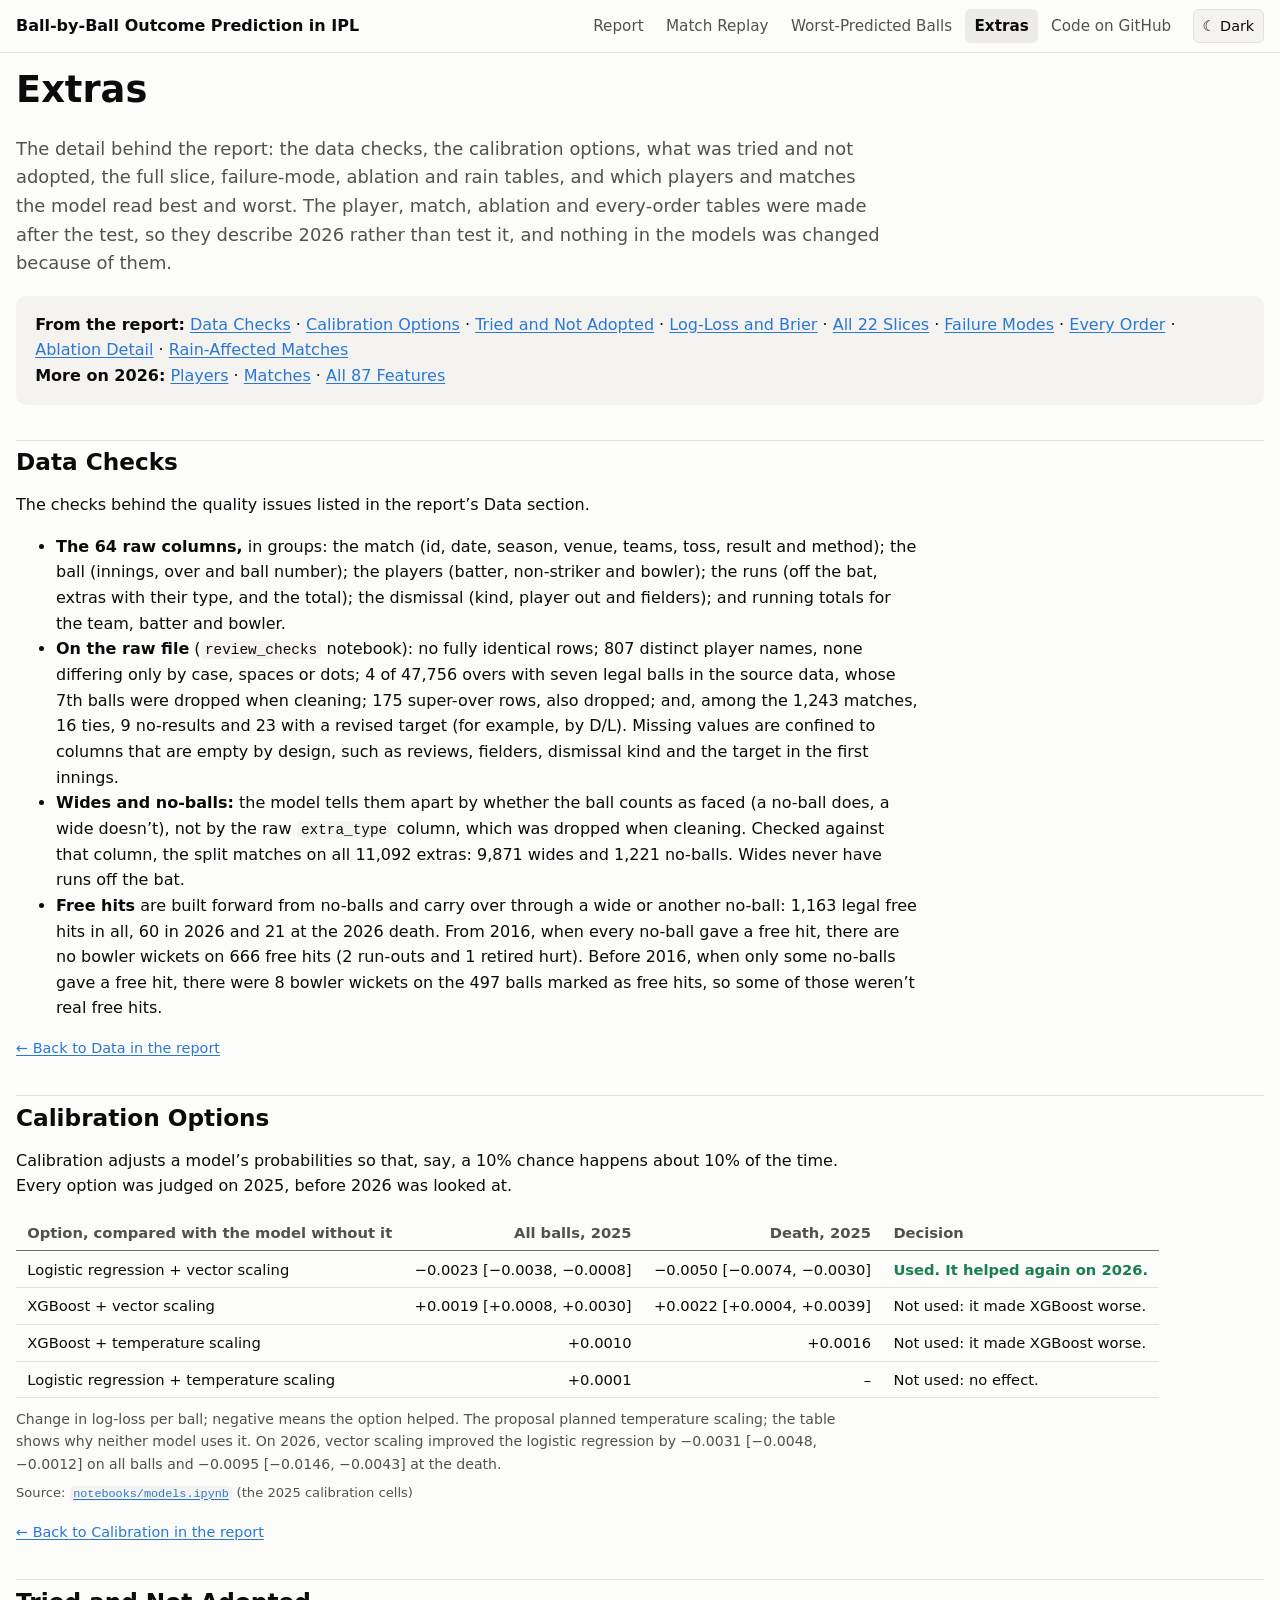
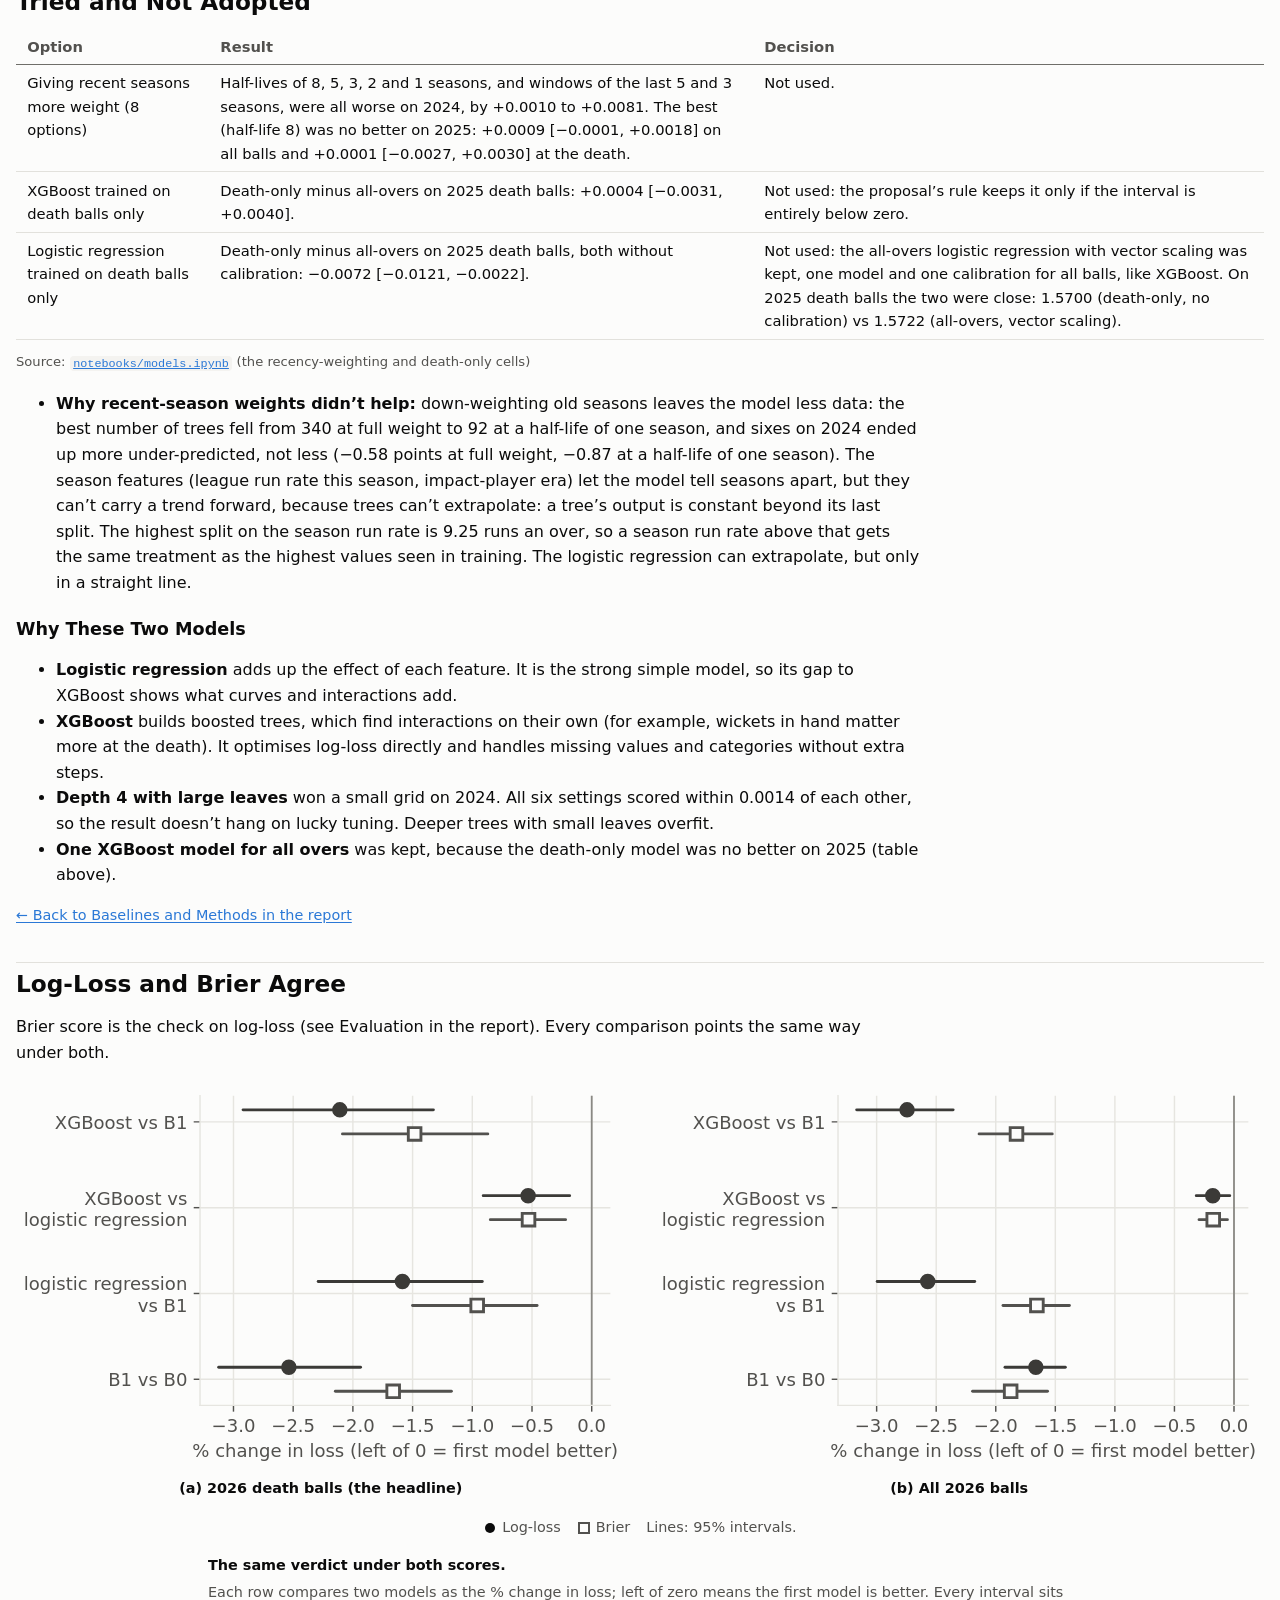
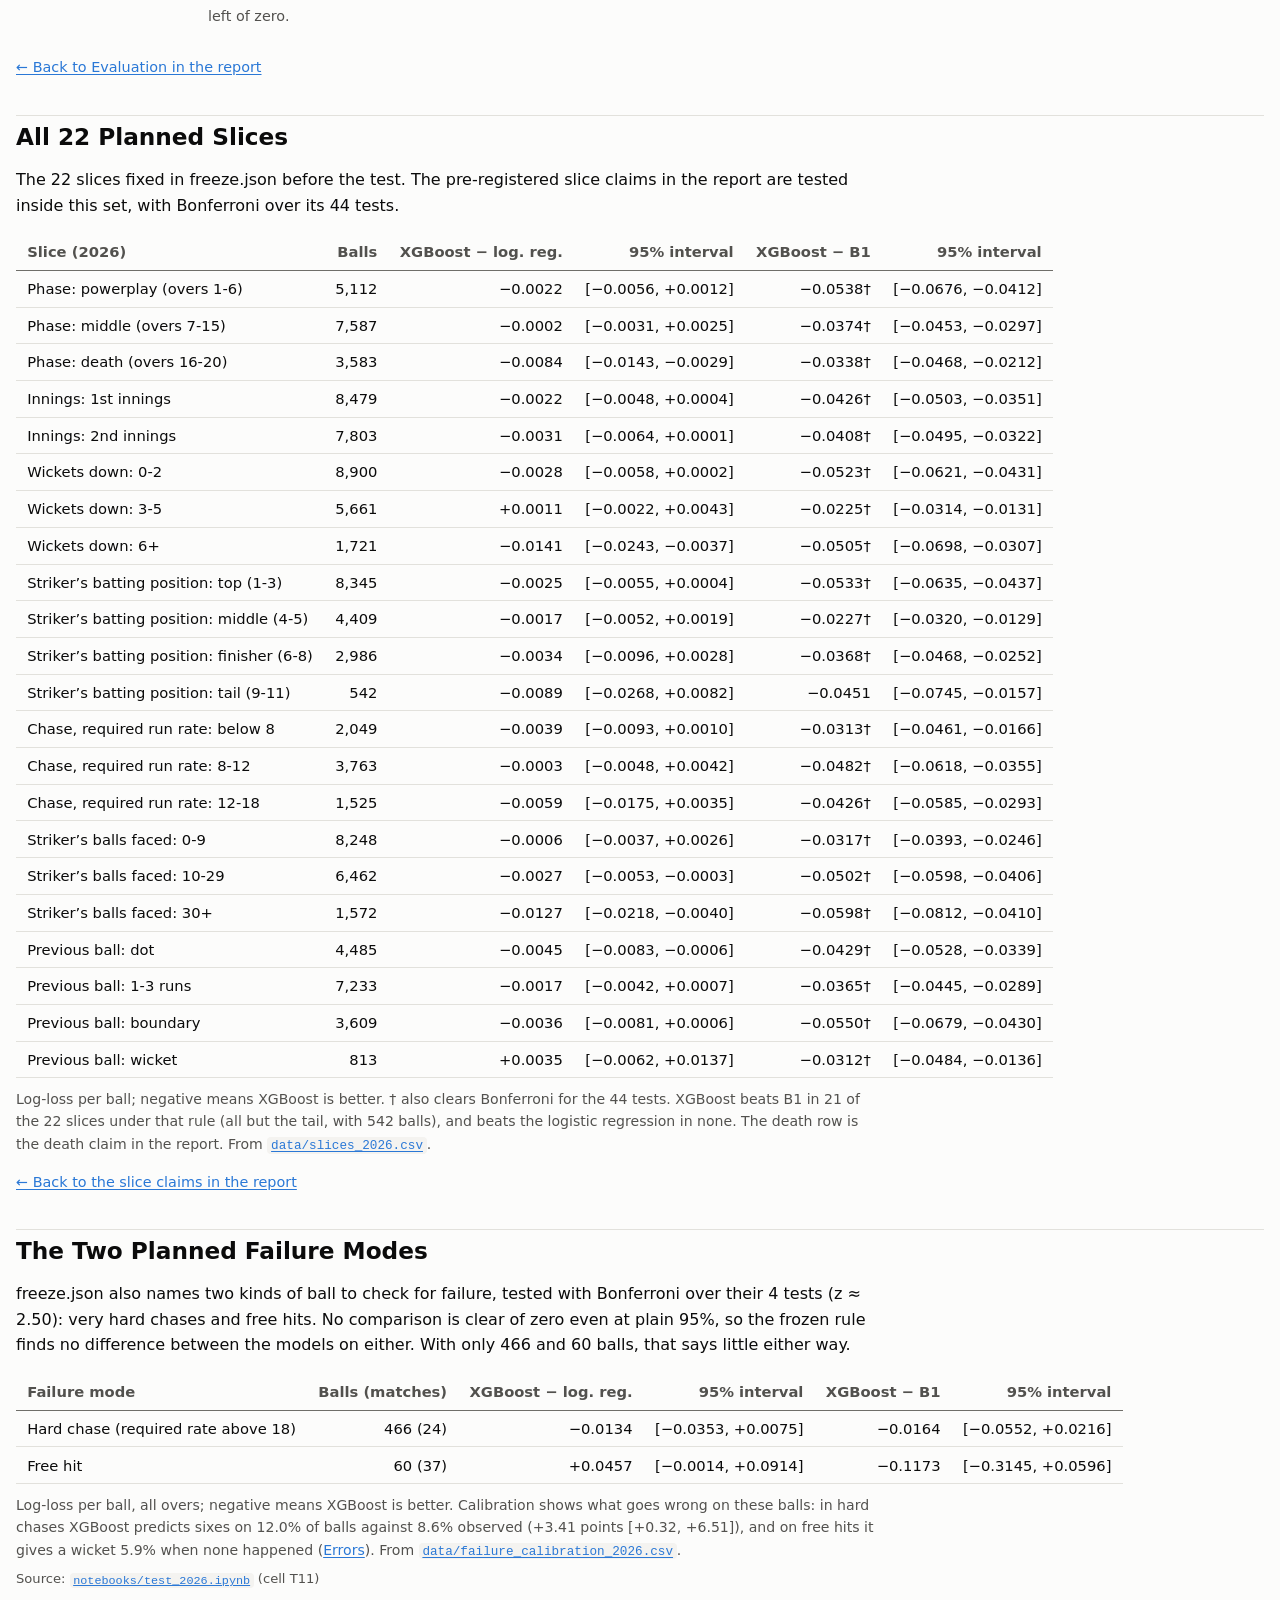
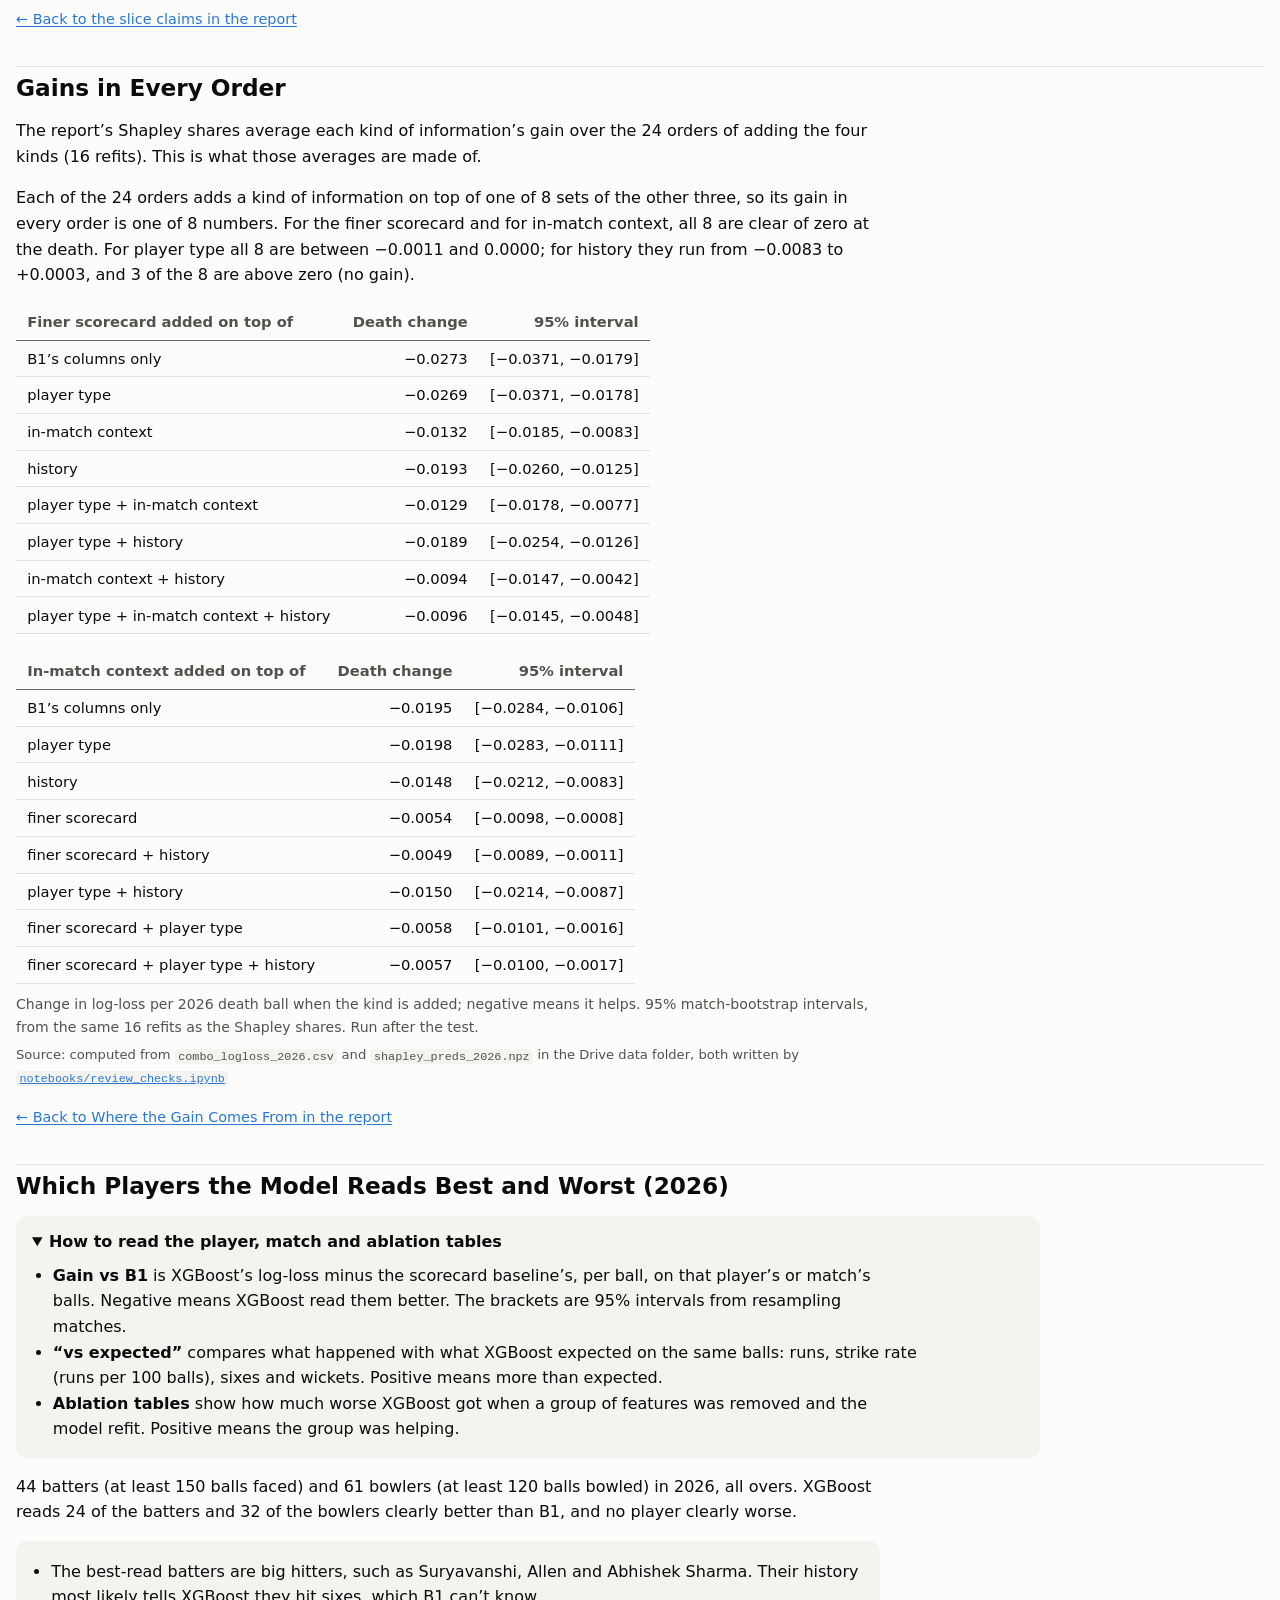
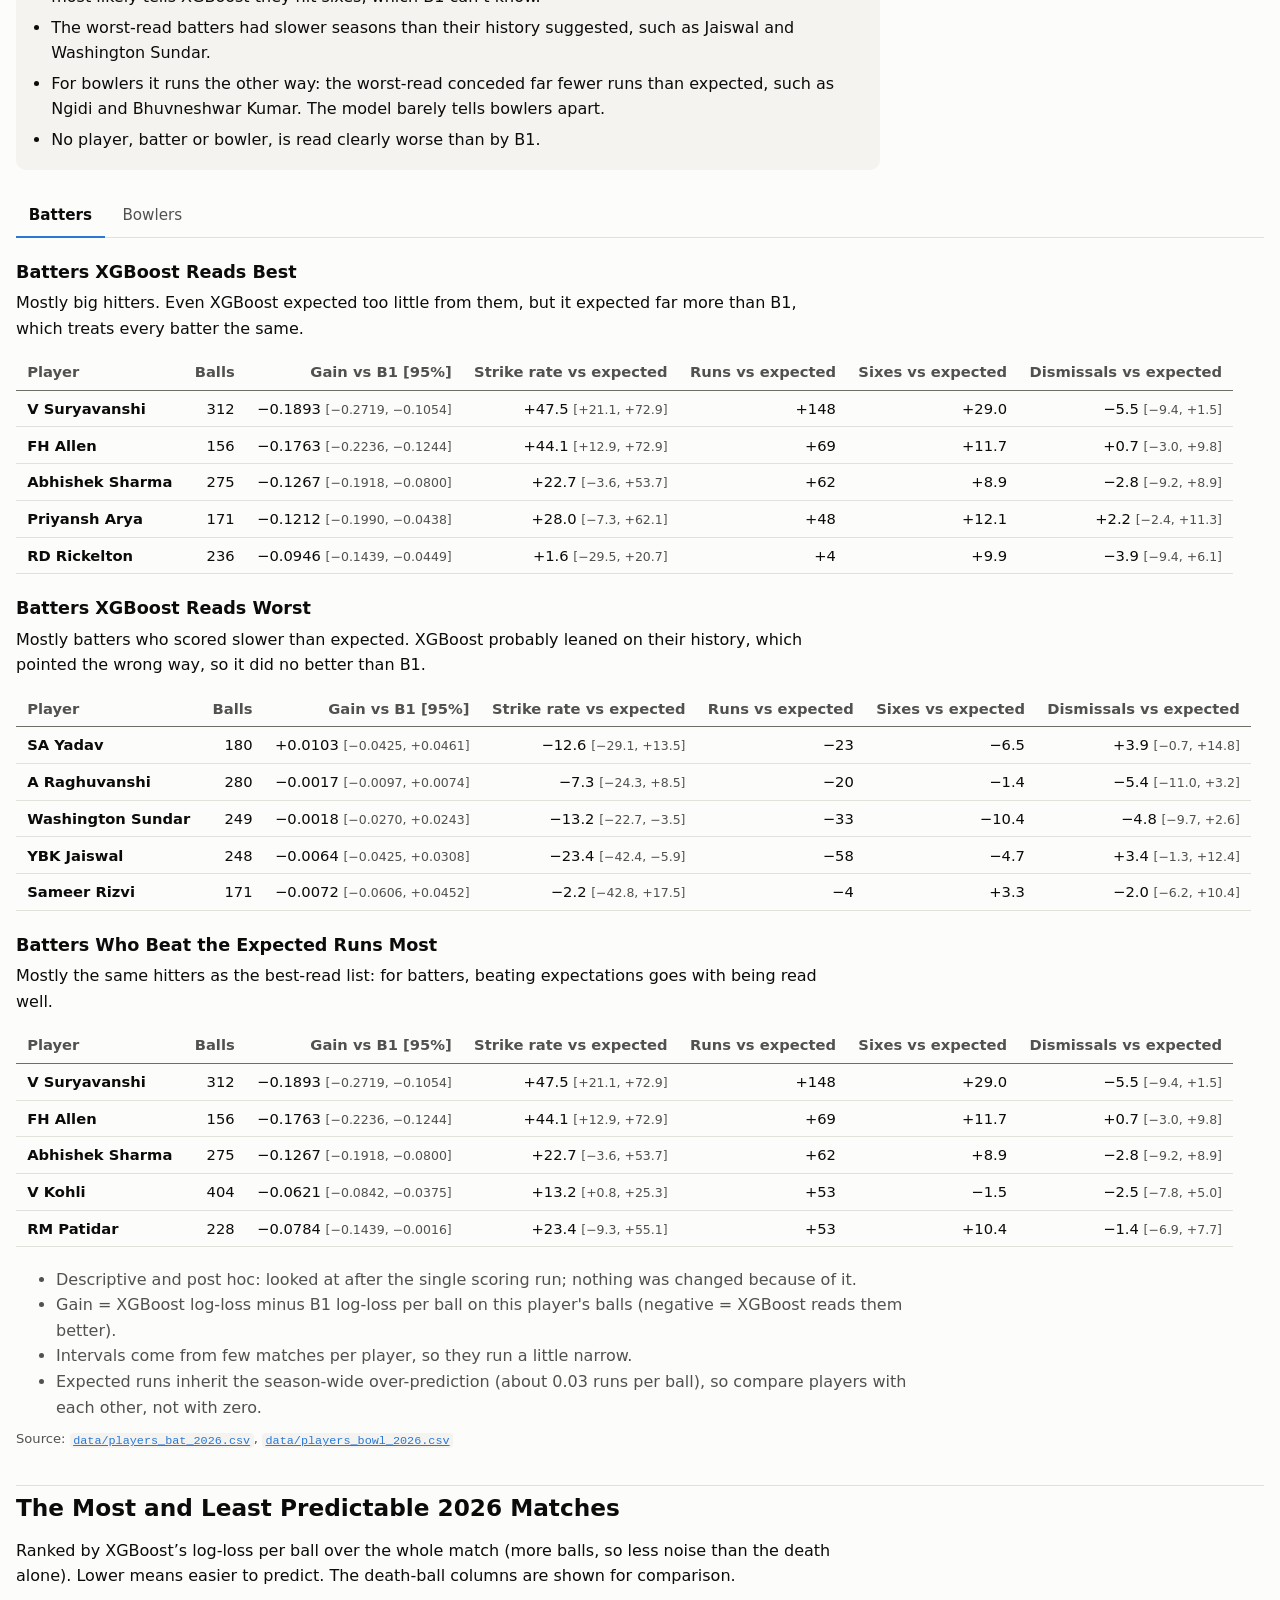
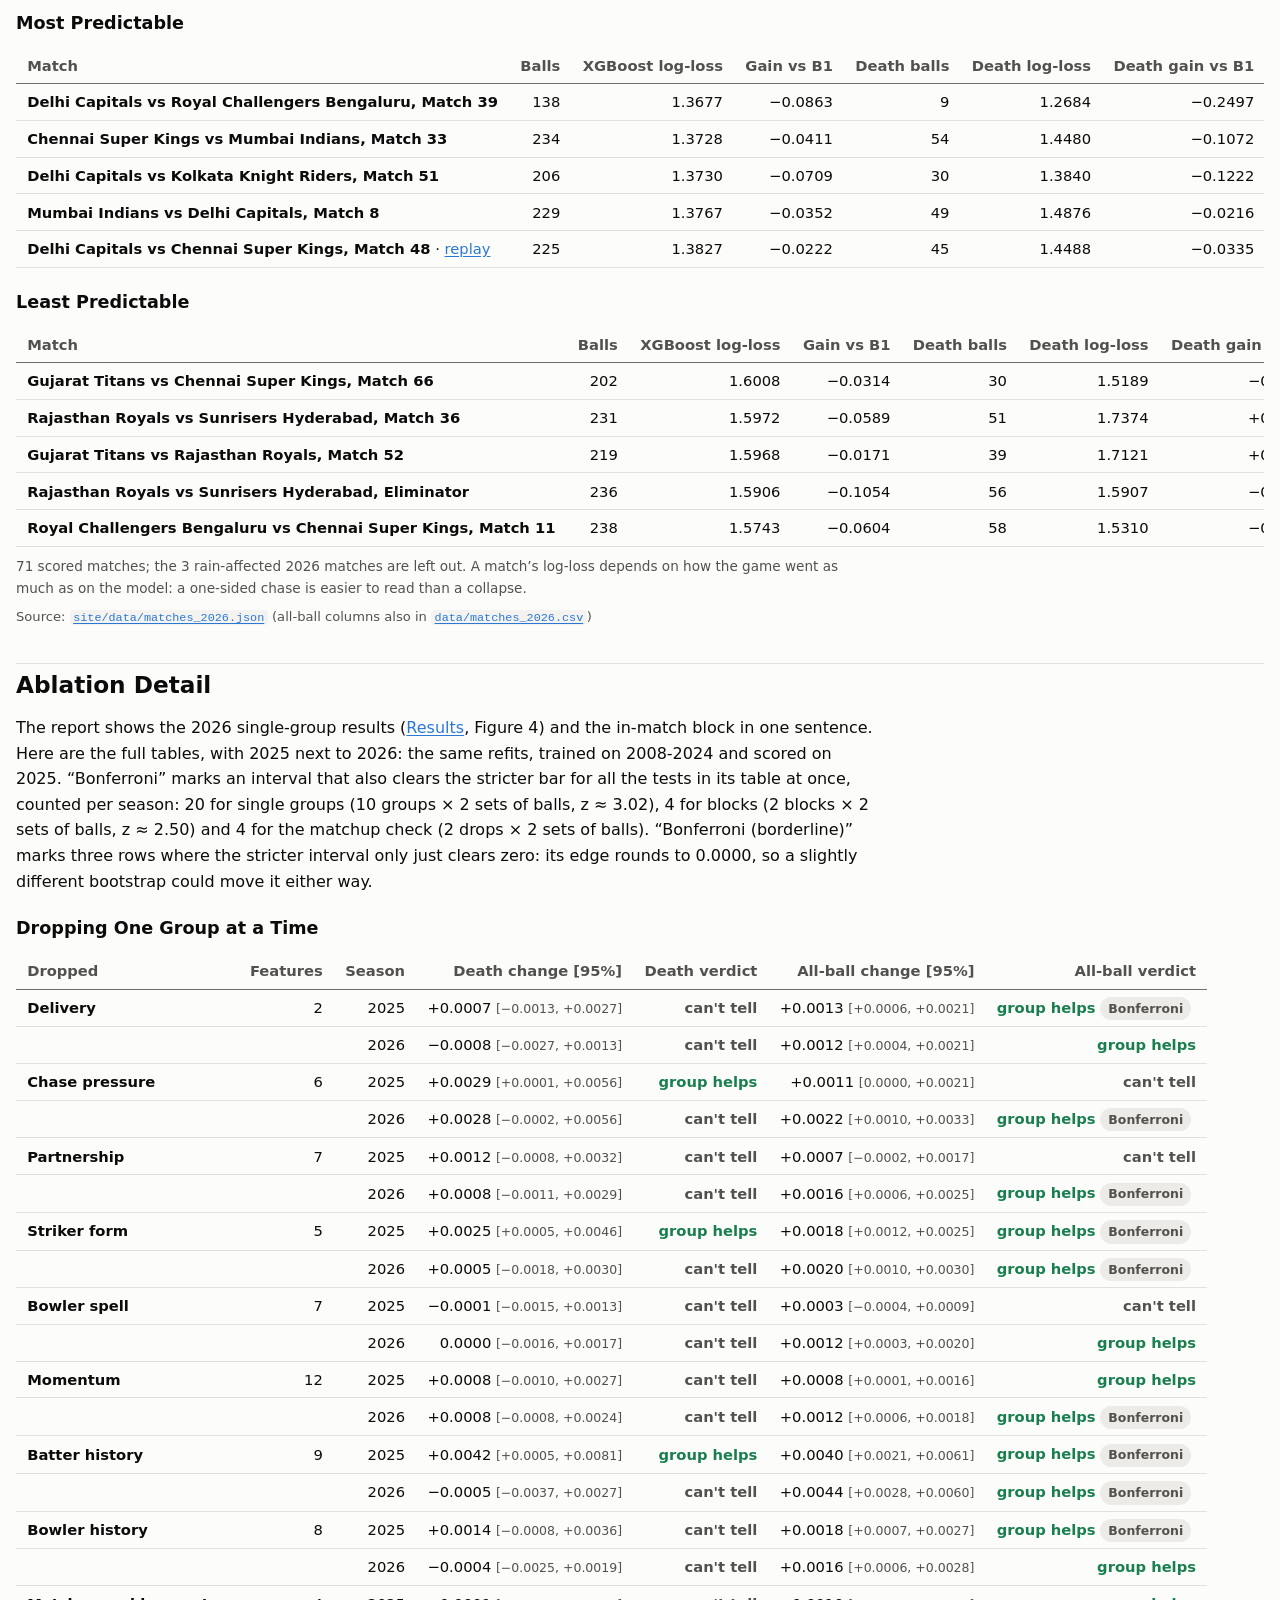
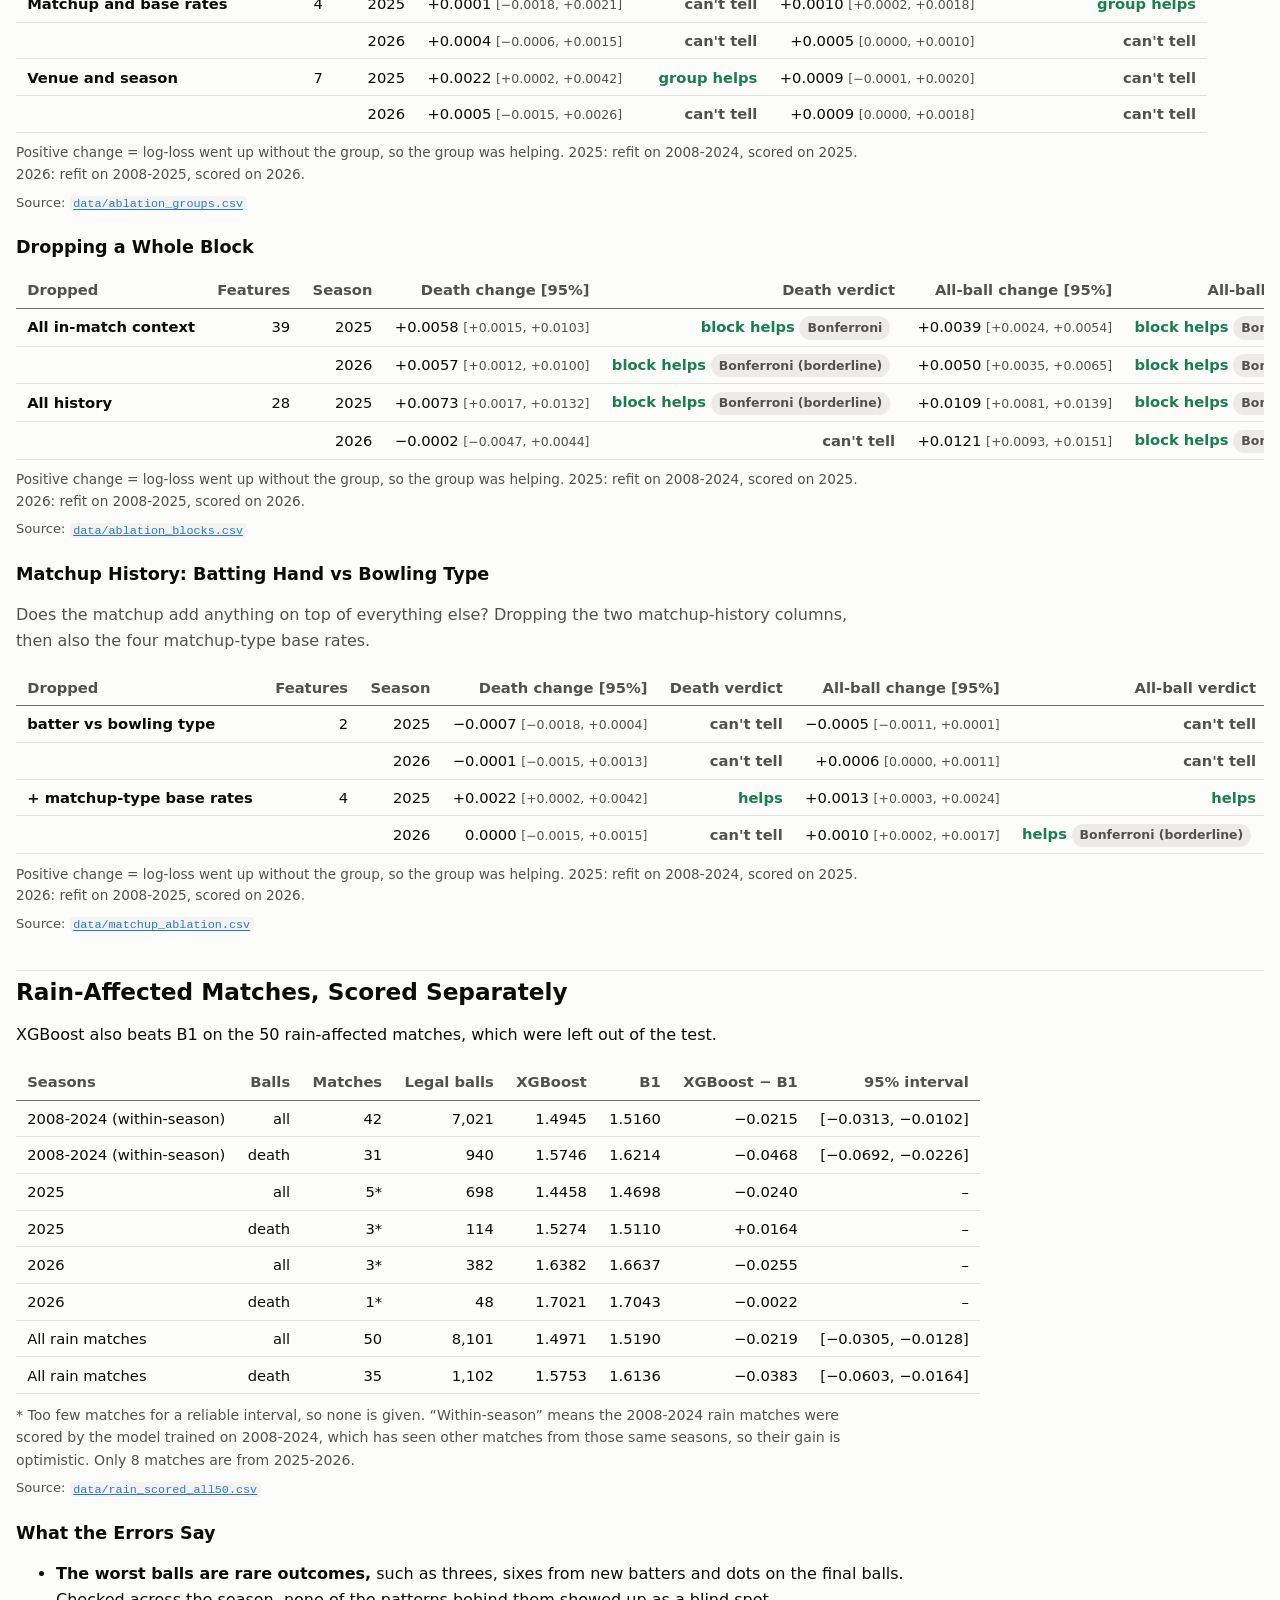
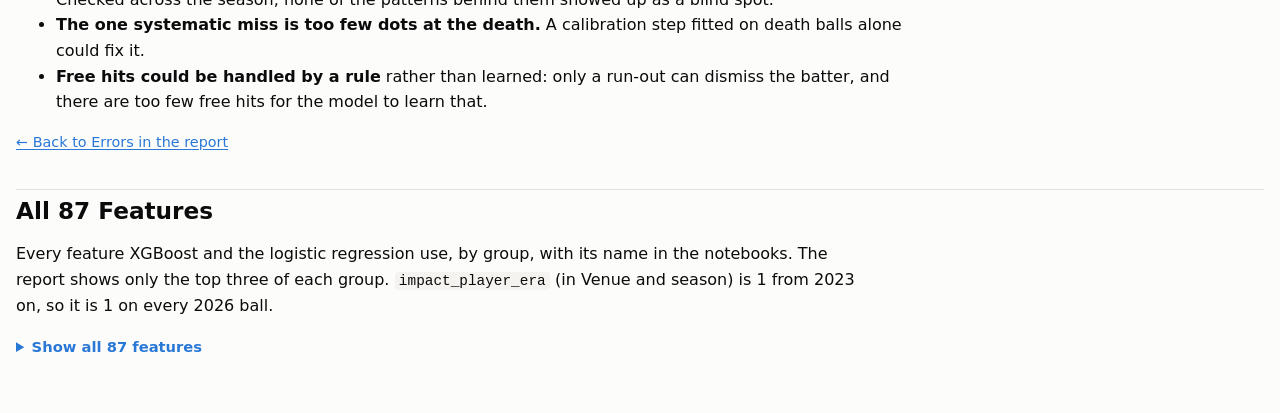
<file: site/extras.html>
<!doctype html>
<html lang="en">
<head>
<meta charset="utf-8">
<meta name="viewport" content="width=device-width, initial-scale=1">
<title>Extras</title>
<meta name="description" content="The detail behind the report: data checks, calibration options, the full slice, ablation and rain tables, and the players and matches the model read best and worst.">
<!-- COPY-PASTE: the Extras page (more detail on 2026). The logic is in js/extras.js. -->
<script>try{var t=localStorage.getItem('theme');if(t)document.documentElement.dataset.theme=t;}catch(e){}</script>
<link rel="stylesheet" href="css/site.css">
<style>
  .inf { margin: .2rem 0 .6rem; max-width: 52rem; }
</style>
</head>
<body data-root="../" data-page="extras">
<main>
<h1>Extras</h1>
<p class="lede">The detail behind the report: the data checks, the calibration options, what was tried and not adopted, the full slice, failure-mode, ablation and rain tables, and which players and matches the model read best and worst. The player, match, ablation and every-order tables were made after the test, so they describe 2026 rather than test it, and nothing in the models was changed because of them.</p>

<nav class="callout" aria-label="On this page"><b>From the report:</b> <a href="#data-checks">Data Checks</a> · <a href="#calibration-options">Calibration Options</a> · <a href="#tried">Tried and Not Adopted</a> · <a href="#brier">Log-Loss and Brier</a> · <a href="#slices">All 22 Slices</a> · <a href="#failure-modes">Failure Modes</a> · <a href="#every-order">Every Order</a> · <a href="#ablations">Ablation Detail</a> · <a href="#rain">Rain-Affected Matches</a><br><b>More on 2026:</b> <a href="#players">Players</a> · <a href="#matches">Matches</a> · <a href="#features">All 87 Features</a></nav>

<h2 id="data-checks">Data Checks</h2>
<p>The checks behind the quality issues listed in the report’s Data section.</p>
<ul>
  <li><b>The 64 raw columns,</b> in groups: the match (id, date, season, venue, teams, toss, result and method); the ball (innings, over and ball number); the players (batter, non-striker and bowler); the runs (off the bat, extras with their type, and the total); the dismissal (kind, player out and fielders); and running totals for the team, batter and bowler.</li>
  <li><b>On the raw file</b> (<code>review_checks</code> notebook): no fully identical rows; 807 distinct player names, none differing only by case, spaces or dots; 4 of 47,756 overs with seven legal balls in the source data, whose 7th balls were dropped when cleaning; 175 super-over rows, also dropped; and, among the 1,243 matches, 16 ties, 9 no-results and 23 with a revised target (for example, by D/L). Missing values are confined to columns that are empty by design, such as reviews, fielders, dismissal kind and the target in the first innings.</li>
  <li><b>Wides and no-balls:</b> the model tells them apart by whether the ball counts as faced (a no-ball does, a wide doesn’t), not by the raw <code>extra_type</code> column, which was dropped when cleaning. Checked against that column, the split matches on all 11,092 extras: 9,871 wides and 1,221 no-balls. Wides never have runs off the bat.</li>
  <li><b>Free hits</b> are built forward from no-balls and carry over through a wide or another no-ball: 1,163 legal free hits in all, 60 in 2026 and 21 at the 2026 death. From 2016, when every no-ball gave a free hit, there are no bowler wickets on 666 free hits (2 run-outs and 1 retired hurt). Before 2016, when only some no-balls gave a free hit, there were 8 bowler wickets on the 497 balls marked as free hits, so some of those weren’t real free hits.</li>
</ul>
<p class="muted" style="font-size:.9rem"><a href="../index.html#data">← Back to Data in the report</a></p>


<h2 id="calibration-options">Calibration Options</h2>
<p>Calibration adjusts a model’s probabilities so that, say, a 10% chance happens about 10% of the time. Every option was judged on 2025, before 2026 was looked at.</p>
<div class="table-wrap"><table>
<thead><tr><th>Option, compared with the model without it</th><th>All balls, 2025</th><th>Death, 2025</th><th class="l">Decision</th></tr></thead>
<tbody>
<tr><td>Logistic regression + vector scaling</td><td>−0.0023 [−0.0038, −0.0008]</td><td>−0.0050 [−0.0074, −0.0030]</td><td class="l verdict-yes">Used. It helped again on 2026.</td></tr>
<tr><td>XGBoost + vector scaling</td><td>+0.0019 [+0.0008, +0.0030]</td><td>+0.0022 [+0.0004, +0.0039]</td><td class="l">Not used: it made XGBoost worse.</td></tr>
<tr><td>XGBoost + temperature scaling</td><td>+0.0010</td><td>+0.0016</td><td class="l">Not used: it made XGBoost worse.</td></tr>
<tr><td>Logistic regression + temperature scaling</td><td>+0.0001</td><td>–</td><td class="l">Not used: no effect.</td></tr>
</tbody></table></div>
<p class="muted" style="font-size:.88rem;margin-top:-.6rem">Change in log-loss per ball; negative means the option helped. The proposal planned temperature scaling; the table shows why neither model uses it. On 2026, vector scaling improved the logistic regression by −0.0031 [−0.0048, −0.0012] on all balls and −0.0095 [−0.0146, −0.0043] at the death.</p>
<p class="src">Source: <a href="https://github.com/arjunnamburi/ml_death_overs_ipl/blob/main/notebooks/models.ipynb"><code>notebooks/models.ipynb</code></a> (the 2025 calibration cells)</p>
<p class="muted" style="font-size:.9rem"><a href="../index.html#calibration-choice">← Back to Calibration in the report</a></p>


<h2 id="tried">Tried and Not Adopted</h2>
<div class="table-wrap"><table class="prose">
<thead><tr><th class="l">Option</th><th class="l">Result</th><th class="l">Decision</th></tr></thead>
<tbody>
<tr><td class="l">Giving recent seasons more weight (8 options)</td><td class="l">Half-lives of 8, 5, 3, 2 and 1 seasons, and windows of the last 5 and 3 seasons, were all worse on 2024, by +0.0010 to +0.0081. The best (half-life 8) was no better on 2025: +0.0009 [−0.0001, +0.0018] on all balls and +0.0001 [−0.0027, +0.0030] at the death.</td><td class="l">Not used.</td></tr>
<tr><td class="l">XGBoost trained on death balls only</td><td class="l">Death-only minus all-overs on 2025 death balls: +0.0004 [−0.0031, +0.0040].</td><td class="l">Not used: the proposal’s rule keeps it only if the interval is entirely below zero.</td></tr>
<tr><td class="l">Logistic regression trained on death balls only</td><td class="l">Death-only minus all-overs on 2025 death balls, both without calibration: −0.0072 [−0.0121, −0.0022].</td><td class="l">Not used: the all-overs logistic regression with vector scaling was kept, one model and one calibration for all balls, like XGBoost. On 2025 death balls the two were close: 1.5700 (death-only, no calibration) vs 1.5722 (all-overs, vector scaling).</td></tr>
</tbody></table></div>
<p class="src">Source: <a href="https://github.com/arjunnamburi/ml_death_overs_ipl/blob/main/notebooks/models.ipynb"><code>notebooks/models.ipynb</code></a> (the recency-weighting and death-only cells)</p>
<ul>
  <li><b>Why recent-season weights didn’t help:</b> down-weighting old seasons leaves the model less data: the best number of trees fell from 340 at full weight to 92 at a half-life of one season, and sixes on 2024 ended up more under-predicted, not less (−0.58 points at full weight, −0.87 at a half-life of one season). The season features (league run rate this season, impact-player era) let the model tell seasons apart, but they can’t carry a trend forward, because trees can’t extrapolate: a tree’s output is constant beyond its last split. The highest split on the season run rate is 9.25 runs an over, so a season run rate above that gets the same treatment as the highest values seen in training. The logistic regression can extrapolate, but only in a straight line.</li>
</ul>
<h3>Why These Two Models</h3>
<ul>
  <li><b>Logistic regression</b> adds up the effect of each feature. It is the strong simple model, so its gap to XGBoost shows what curves and interactions add.</li>
  <li><b>XGBoost</b> builds boosted trees, which find interactions on their own (for example, wickets in hand matter more at the death). It optimises log-loss directly and handles missing values and categories without extra steps.</li>
  <li><b>Depth 4 with large leaves</b> won a small grid on 2024. All six settings scored within 0.0014 of each other, so the result doesn’t hang on lucky tuning. Deeper trees with small leaves overfit.</li>
  <li><b>One XGBoost model for all overs</b> was kept, because the death-only model was no better on 2025 (table above).</li>
</ul>
<p class="muted" style="font-size:.9rem"><a href="../index.html#methods">← Back to Baselines and Methods in the report</a></p>


<h2 id="brier">Log-Loss and Brier Agree</h2>
<p>Brier score is the check on log-loss (see Evaluation in the report). Every comparison points the same way under both.</p>
<figure class="fig">
  <div class="panels p2">
    <div class="panel"><img data-fig="site/img/headline_death" alt="On 2026 death balls, every comparison is left of zero under both log-loss and Brier." width="460" height="290" loading="lazy"><span class="plabel">(a) 2026 death balls (the headline)</span></div>
    <div class="panel"><img data-fig="site/img/headline_all" alt="On all 2026 balls, every comparison is left of zero under both metrics." width="460" height="290" loading="lazy"><span class="plabel">(b) All 2026 balls</span></div>
  </div>
  <div class="legend"><span><svg class="sym" width="14" height="14"><circle cx="7" cy="7" r="5" fill="var(--ink)"/></svg>Log-loss</span><span><svg class="sym" width="14" height="14"><rect x="2" y="2" width="10" height="10" fill="none" stroke="var(--ink-2)" stroke-width="2"/></svg>Brier</span><span>Lines: 95% intervals.</span></div>
  <figcaption><b>The same verdict under both scores.</b> Each row compares two models as the % change in loss; left of zero means the first model is better. Every interval sits left of zero.</figcaption>
</figure>
<p class="muted" style="font-size:.9rem"><a href="../index.html#evaluation">← Back to Evaluation in the report</a></p>


<h2 id="slices">All 22 Planned Slices</h2>
<p>The 22 slices fixed in freeze.json before the test. The pre-registered slice claims in the report are tested inside this set, with Bonferroni over its 44 tests.</p>
<div class="table-wrap"><table>
<thead><tr><th>Slice (2026)</th><th>Balls</th><th>XGBoost − log. reg.</th><th>95% interval</th><th>XGBoost − B1</th><th>95% interval</th></tr></thead>
<tbody><tr><td>Phase: powerplay (overs 1-6)</td><td>5,112</td><td>−0.0022</td><td>[−0.0056, +0.0012]</td><td>−0.0538†</td><td>[−0.0676, −0.0412]</td></tr><tr><td>Phase: middle (overs 7-15)</td><td>7,587</td><td>−0.0002</td><td>[−0.0031, +0.0025]</td><td>−0.0374†</td><td>[−0.0453, −0.0297]</td></tr><tr><td>Phase: death (overs 16-20)</td><td>3,583</td><td>−0.0084</td><td>[−0.0143, −0.0029]</td><td>−0.0338†</td><td>[−0.0468, −0.0212]</td></tr><tr><td>Innings: 1st innings</td><td>8,479</td><td>−0.0022</td><td>[−0.0048, +0.0004]</td><td>−0.0426†</td><td>[−0.0503, −0.0351]</td></tr><tr><td>Innings: 2nd innings</td><td>7,803</td><td>−0.0031</td><td>[−0.0064, +0.0001]</td><td>−0.0408†</td><td>[−0.0495, −0.0322]</td></tr><tr><td>Wickets down: 0-2</td><td>8,900</td><td>−0.0028</td><td>[−0.0058, +0.0002]</td><td>−0.0523†</td><td>[−0.0621, −0.0431]</td></tr><tr><td>Wickets down: 3-5</td><td>5,661</td><td>+0.0011</td><td>[−0.0022, +0.0043]</td><td>−0.0225†</td><td>[−0.0314, −0.0131]</td></tr><tr><td>Wickets down: 6+</td><td>1,721</td><td>−0.0141</td><td>[−0.0243, −0.0037]</td><td>−0.0505†</td><td>[−0.0698, −0.0307]</td></tr><tr><td>Striker’s batting position: top (1-3)</td><td>8,345</td><td>−0.0025</td><td>[−0.0055, +0.0004]</td><td>−0.0533†</td><td>[−0.0635, −0.0437]</td></tr><tr><td>Striker’s batting position: middle (4-5)</td><td>4,409</td><td>−0.0017</td><td>[−0.0052, +0.0019]</td><td>−0.0227†</td><td>[−0.0320, −0.0129]</td></tr><tr><td>Striker’s batting position: finisher (6-8)</td><td>2,986</td><td>−0.0034</td><td>[−0.0096, +0.0028]</td><td>−0.0368†</td><td>[−0.0468, −0.0252]</td></tr><tr><td>Striker’s batting position: tail (9-11)</td><td>542</td><td>−0.0089</td><td>[−0.0268, +0.0082]</td><td>−0.0451</td><td>[−0.0745, −0.0157]</td></tr><tr><td>Chase, required run rate: below 8</td><td>2,049</td><td>−0.0039</td><td>[−0.0093, +0.0010]</td><td>−0.0313†</td><td>[−0.0461, −0.0166]</td></tr><tr><td>Chase, required run rate: 8-12</td><td>3,763</td><td>−0.0003</td><td>[−0.0048, +0.0042]</td><td>−0.0482†</td><td>[−0.0618, −0.0355]</td></tr><tr><td>Chase, required run rate: 12-18</td><td>1,525</td><td>−0.0059</td><td>[−0.0175, +0.0035]</td><td>−0.0426†</td><td>[−0.0585, −0.0293]</td></tr><tr><td>Striker’s balls faced: 0-9</td><td>8,248</td><td>−0.0006</td><td>[−0.0037, +0.0026]</td><td>−0.0317†</td><td>[−0.0393, −0.0246]</td></tr><tr><td>Striker’s balls faced: 10-29</td><td>6,462</td><td>−0.0027</td><td>[−0.0053, −0.0003]</td><td>−0.0502†</td><td>[−0.0598, −0.0406]</td></tr><tr><td>Striker’s balls faced: 30+</td><td>1,572</td><td>−0.0127</td><td>[−0.0218, −0.0040]</td><td>−0.0598†</td><td>[−0.0812, −0.0410]</td></tr><tr><td>Previous ball: dot</td><td>4,485</td><td>−0.0045</td><td>[−0.0083, −0.0006]</td><td>−0.0429†</td><td>[−0.0528, −0.0339]</td></tr><tr><td>Previous ball: 1-3 runs</td><td>7,233</td><td>−0.0017</td><td>[−0.0042, +0.0007]</td><td>−0.0365†</td><td>[−0.0445, −0.0289]</td></tr><tr><td>Previous ball: boundary</td><td>3,609</td><td>−0.0036</td><td>[−0.0081, +0.0006]</td><td>−0.0550†</td><td>[−0.0679, −0.0430]</td></tr><tr><td>Previous ball: wicket</td><td>813</td><td>+0.0035</td><td>[−0.0062, +0.0137]</td><td>−0.0312†</td><td>[−0.0484, −0.0136]</td></tr></tbody>
</table></div>
<p class="muted" style="font-size:.88rem;margin-top:-.6rem">Log-loss per ball; negative means XGBoost is better. † also clears Bonferroni for the 44 tests. XGBoost beats B1 in 21 of the 22 slices under that rule (all but the tail, with 542 balls), and beats the logistic regression in none. The death row is the death claim in the report. From <a href="https://github.com/arjunnamburi/ml_death_overs_ipl/blob/main/data/slices_2026.csv"><code>data/slices_2026.csv</code></a>.</p>
<p class="muted" style="font-size:.9rem"><a href="../index.html#slice-claims">← Back to the slice claims in the report</a></p>


<h2 id="failure-modes">The Two Planned Failure Modes</h2>
<p>freeze.json also names two kinds of ball to check for failure, tested with Bonferroni over their 4 tests (z ≈ 2.50): very hard chases and free hits. No comparison is clear of zero even at plain 95%, so the frozen rule finds no difference between the models on either. With only 466 and 60 balls, that says little either way.</p>
<div class="table-wrap"><table>
<thead><tr><th>Failure mode</th><th>Balls (matches)</th><th>XGBoost − log. reg.</th><th>95% interval</th><th>XGBoost − B1</th><th>95% interval</th></tr></thead>
<tbody><tr><td>Hard chase (required rate above 18)</td><td>466 (24)</td><td>−0.0134</td><td>[−0.0353, +0.0075]</td><td>−0.0164</td><td>[−0.0552, +0.0216]</td></tr><tr><td>Free hit</td><td>60 (37)</td><td>+0.0457</td><td>[−0.0014, +0.0914]</td><td>−0.1173</td><td>[−0.3145, +0.0596]</td></tr></tbody>
</table></div>
<p class="muted" style="font-size:.88rem;margin-top:-.6rem">Log-loss per ball, all overs; negative means XGBoost is better. Calibration shows what goes wrong on these balls: in hard chases XGBoost predicts sixes on 12.0% of balls against 8.6% observed (+3.41 points [+0.32, +6.51]), and on free hits it gives a wicket 5.9% when none happened (<a href="../index.html#errors">Errors</a>). From <a href="https://github.com/arjunnamburi/ml_death_overs_ipl/blob/main/data/failure_calibration_2026.csv"><code>data/failure_calibration_2026.csv</code></a>.</p>
<p class="src">Source: <a href="https://github.com/arjunnamburi/ml_death_overs_ipl/blob/main/notebooks/test_2026.ipynb"><code>notebooks/test_2026.ipynb</code></a> (cell T11)</p>
<p class="muted" style="font-size:.9rem"><a href="../index.html#slice-claims">← Back to the slice claims in the report</a></p>


<h2 id="every-order">Gains in Every Order</h2>
<p>The report’s Shapley shares average each kind of information’s gain over the 24 orders of adding the four kinds (16 refits). This is what those averages are made of.</p>
<p>Each of the 24 orders adds a kind of information on top of one of 8 sets of the other three, so its gain in every order is one of 8 numbers. For the finer scorecard and for in-match context, all 8 are clear of zero at the death. For player type all 8 are between −0.0011 and 0.0000; for history they run from −0.0083 to +0.0003, and 3 of the 8 are above zero (no gain).</p>
<div class="table-wrap"><table><thead><tr><th>Finer scorecard added on top of</th><th>Death change</th><th>95% interval</th></tr></thead><tbody><tr><td>B1’s columns only</td><td>−0.0273</td><td>[−0.0371, −0.0179]</td></tr><tr><td>player type</td><td>−0.0269</td><td>[−0.0371, −0.0178]</td></tr><tr><td>in-match context</td><td>−0.0132</td><td>[−0.0185, −0.0083]</td></tr><tr><td>history</td><td>−0.0193</td><td>[−0.0260, −0.0125]</td></tr><tr><td>player type + in-match context</td><td>−0.0129</td><td>[−0.0178, −0.0077]</td></tr><tr><td>player type + history</td><td>−0.0189</td><td>[−0.0254, −0.0126]</td></tr><tr><td>in-match context + history</td><td>−0.0094</td><td>[−0.0147, −0.0042]</td></tr><tr><td>player type + in-match context + history</td><td>−0.0096</td><td>[−0.0145, −0.0048]</td></tr></tbody></table></div><div class="table-wrap"><table><thead><tr><th>In-match context added on top of</th><th>Death change</th><th>95% interval</th></tr></thead><tbody><tr><td>B1’s columns only</td><td>−0.0195</td><td>[−0.0284, −0.0106]</td></tr><tr><td>player type</td><td>−0.0198</td><td>[−0.0283, −0.0111]</td></tr><tr><td>history</td><td>−0.0148</td><td>[−0.0212, −0.0083]</td></tr><tr><td>finer scorecard</td><td>−0.0054</td><td>[−0.0098, −0.0008]</td></tr><tr><td>finer scorecard + history</td><td>−0.0049</td><td>[−0.0089, −0.0011]</td></tr><tr><td>player type + history</td><td>−0.0150</td><td>[−0.0214, −0.0087]</td></tr><tr><td>finer scorecard + player type</td><td>−0.0058</td><td>[−0.0101, −0.0016]</td></tr><tr><td>finer scorecard + player type + history</td><td>−0.0057</td><td>[−0.0100, −0.0017]</td></tr></tbody></table></div><p class="muted" style="font-size:.88rem;margin-top:-.6rem">Change in log-loss per 2026 death ball when the kind is added; negative means it helps. 95% match-bootstrap intervals, from the same 16 refits as the Shapley shares. Run after the test.</p>
<p class="src">Source: computed from <code>combo_logloss_2026.csv</code> and <code>shapley_preds_2026.npz</code> in the Drive data folder, both written by <a href="https://github.com/arjunnamburi/ml_death_overs_ipl/blob/main/notebooks/review_checks.ipynb"><code>notebooks/review_checks.ipynb</code></a></p>
<p class="muted" style="font-size:.9rem"><a href="../index.html#ladder">← Back to Where the Gain Comes From in the report</a></p>


<h2 id="players">Which Players the Model Reads Best and Worst (2026)</h2>
<details class="howto" open>
  <summary>How to read the player, match and ablation tables</summary>
  <ul>
    <li><b>Gain vs B1</b> is XGBoost’s log-loss minus the scorecard baseline’s, per ball, on that player’s or match’s balls. Negative means XGBoost read them better. The brackets are 95% intervals from resampling matches.</li>
    <li><b>“vs expected”</b> compares what happened with what XGBoost expected on the same balls: runs, strike rate (runs per 100 balls), sixes and wickets. Positive means more than expected.</li>
    <li><b>Ablation tables</b> show how much worse XGBoost got when a group of features was removed and the model refit. Positive means the group was helping.</li>
  </ul>
</details>
<p id="players-summary">44 batters (at least 150 balls faced) and 61 bowlers (at least 120 balls bowled) in 2026, all overs. XGBoost reads 24 of the batters and 32 of the bowlers clearly better than B1, and no player clearly worse.</p>
<ul class="key">
  <li>The best-read batters are big hitters, such as Suryavanshi, Allen and Abhishek Sharma. Their history most likely tells XGBoost they hit sixes, which B1 can’t know.</li>
  <li>The worst-read batters had slower seasons than their history suggested, such as Jaiswal and Washington Sundar.</li>
  <li>For bowlers it runs the other way: the worst-read conceded far fewer runs than expected, such as Ngidi and Bhuvneshwar Kumar. The model barely tells bowlers apart.</li>
  <li>No player, batter or bowler, is read clearly worse than by B1.</li>
</ul>
<div class="tabs" role="tablist" id="ptabs">
  <button role="tab" aria-selected="true" data-side="bat">Batters</button>
  <button role="tab" aria-selected="false" data-side="bowl">Bowlers</button>
</div>
<div id="players-lists"><h3>Batters XGBoost Reads Best</h3><p class="inf">Mostly big hitters. Even XGBoost expected too little from them, but it expected far more than B1, which treats every batter the same.</p><div class="table-wrap"><table><thead><tr><th>Player</th><th>Balls</th><th>Gain vs B1 [95%]</th><th>Strike rate vs expected</th><th>Runs vs expected</th><th>Sixes vs expected</th><th>Dismissals vs expected</th></tr></thead><tbody><tr><td><b>V Suryavanshi</b></td><td>312</td><td>−0.1893 <span class="muted" style="font-size:.85em">[−0.2719, −0.1054]</span></td><td>+47.5 <span class="muted" style="font-size:.85em">[+21.1, +72.9]</span></td><td>+148</td><td>+29.0</td><td>−5.5 <span class="muted" style="font-size:.85em">[−9.4, +1.5]</span></td></tr><tr><td><b>FH Allen</b></td><td>156</td><td>−0.1763 <span class="muted" style="font-size:.85em">[−0.2236, −0.1244]</span></td><td>+44.1 <span class="muted" style="font-size:.85em">[+12.9, +72.9]</span></td><td>+69</td><td>+11.7</td><td>+0.7 <span class="muted" style="font-size:.85em">[−3.0, +9.8]</span></td></tr><tr><td><b>Abhishek Sharma</b></td><td>275</td><td>−0.1267 <span class="muted" style="font-size:.85em">[−0.1918, −0.0800]</span></td><td>+22.7 <span class="muted" style="font-size:.85em">[−3.6, +53.7]</span></td><td>+62</td><td>+8.9</td><td>−2.8 <span class="muted" style="font-size:.85em">[−9.2, +8.9]</span></td></tr><tr><td><b>Priyansh Arya</b></td><td>171</td><td>−0.1212 <span class="muted" style="font-size:.85em">[−0.1990, −0.0438]</span></td><td>+28.0 <span class="muted" style="font-size:.85em">[−7.3, +62.1]</span></td><td>+48</td><td>+12.1</td><td>+2.2 <span class="muted" style="font-size:.85em">[−2.4, +11.3]</span></td></tr><tr><td><b>RD Rickelton</b></td><td>236</td><td>−0.0946 <span class="muted" style="font-size:.85em">[−0.1439, −0.0449]</span></td><td>+1.6 <span class="muted" style="font-size:.85em">[−29.5, +20.7]</span></td><td>+4</td><td>+9.9</td><td>−3.9 <span class="muted" style="font-size:.85em">[−9.4, +6.1]</span></td></tr></tbody></table></div><h3>Batters XGBoost Reads Worst</h3><p class="inf">Mostly batters who scored slower than expected. XGBoost probably leaned on their history, which pointed the wrong way, so it did no better than B1.</p><div class="table-wrap"><table><thead><tr><th>Player</th><th>Balls</th><th>Gain vs B1 [95%]</th><th>Strike rate vs expected</th><th>Runs vs expected</th><th>Sixes vs expected</th><th>Dismissals vs expected</th></tr></thead><tbody><tr><td><b>SA Yadav</b></td><td>180</td><td>+0.0103 <span class="muted" style="font-size:.85em">[−0.0425, +0.0461]</span></td><td>−12.6 <span class="muted" style="font-size:.85em">[−29.1, +13.5]</span></td><td>−23</td><td>−6.5</td><td>+3.9 <span class="muted" style="font-size:.85em">[−0.7, +14.8]</span></td></tr><tr><td><b>A Raghuvanshi</b></td><td>280</td><td>−0.0017 <span class="muted" style="font-size:.85em">[−0.0097, +0.0074]</span></td><td>−7.3 <span class="muted" style="font-size:.85em">[−24.3, +8.5]</span></td><td>−20</td><td>−1.4</td><td>−5.4 <span class="muted" style="font-size:.85em">[−11.0, +3.2]</span></td></tr><tr><td><b>Washington Sundar</b></td><td>249</td><td>−0.0018 <span class="muted" style="font-size:.85em">[−0.0270, +0.0243]</span></td><td>−13.2 <span class="muted" style="font-size:.85em">[−22.7, −3.5]</span></td><td>−33</td><td>−10.4</td><td>−4.8 <span class="muted" style="font-size:.85em">[−9.7, +2.6]</span></td></tr><tr><td><b>YBK Jaiswal</b></td><td>248</td><td>−0.0064 <span class="muted" style="font-size:.85em">[−0.0425, +0.0308]</span></td><td>−23.4 <span class="muted" style="font-size:.85em">[−42.4, −5.9]</span></td><td>−58</td><td>−4.7</td><td>+3.4 <span class="muted" style="font-size:.85em">[−1.3, +12.4]</span></td></tr><tr><td><b>Sameer Rizvi</b></td><td>171</td><td>−0.0072 <span class="muted" style="font-size:.85em">[−0.0606, +0.0452]</span></td><td>−2.2 <span class="muted" style="font-size:.85em">[−42.8, +17.5]</span></td><td>−4</td><td>+3.3</td><td>−2.0 <span class="muted" style="font-size:.85em">[−6.2, +10.4]</span></td></tr></tbody></table></div><h3>Batters Who Beat the Expected Runs Most</h3><p class="inf">Mostly the same hitters as the best-read list: for batters, beating expectations goes with being read well.</p><div class="table-wrap"><table><thead><tr><th>Player</th><th>Balls</th><th>Gain vs B1 [95%]</th><th>Strike rate vs expected</th><th>Runs vs expected</th><th>Sixes vs expected</th><th>Dismissals vs expected</th></tr></thead><tbody><tr><td><b>V Suryavanshi</b></td><td>312</td><td>−0.1893 <span class="muted" style="font-size:.85em">[−0.2719, −0.1054]</span></td><td>+47.5 <span class="muted" style="font-size:.85em">[+21.1, +72.9]</span></td><td>+148</td><td>+29.0</td><td>−5.5 <span class="muted" style="font-size:.85em">[−9.4, +1.5]</span></td></tr><tr><td><b>FH Allen</b></td><td>156</td><td>−0.1763 <span class="muted" style="font-size:.85em">[−0.2236, −0.1244]</span></td><td>+44.1 <span class="muted" style="font-size:.85em">[+12.9, +72.9]</span></td><td>+69</td><td>+11.7</td><td>+0.7 <span class="muted" style="font-size:.85em">[−3.0, +9.8]</span></td></tr><tr><td><b>Abhishek Sharma</b></td><td>275</td><td>−0.1267 <span class="muted" style="font-size:.85em">[−0.1918, −0.0800]</span></td><td>+22.7 <span class="muted" style="font-size:.85em">[−3.6, +53.7]</span></td><td>+62</td><td>+8.9</td><td>−2.8 <span class="muted" style="font-size:.85em">[−9.2, +8.9]</span></td></tr><tr><td><b>V Kohli</b></td><td>404</td><td>−0.0621 <span class="muted" style="font-size:.85em">[−0.0842, −0.0375]</span></td><td>+13.2 <span class="muted" style="font-size:.85em">[+0.8, +25.3]</span></td><td>+53</td><td>−1.5</td><td>−2.5 <span class="muted" style="font-size:.85em">[−7.8, +5.0]</span></td></tr><tr><td><b>RM Patidar</b></td><td>228</td><td>−0.0784 <span class="muted" style="font-size:.85em">[−0.1439, −0.0016]</span></td><td>+23.4 <span class="muted" style="font-size:.85em">[−9.3, +55.1]</span></td><td>+53</td><td>+10.4</td><td>−1.4 <span class="muted" style="font-size:.85em">[−6.9, +7.7]</span></td></tr></tbody></table></div></div><noscript><h3>Bowlers</h3><h3>Bowlers XGBoost Reads Best</h3><p class="inf">Small samples of about 20 to 26 overs each, so read this list with care. Most of them conceded more than expected.</p><div class="table-wrap"><table><thead><tr><th>Player</th><th>Balls</th><th>Gain vs B1 [95%]</th><th>Strike rate conceded vs expected</th><th>Runs conceded vs expected</th><th>Sixes conceded vs expected</th><th>Wickets vs expected</th></tr></thead><tbody><tr><td><b>SN Thakur</b></td><td>120</td><td>−0.0915 <span class="muted" style="font-size:.85em">[−0.1338, −0.0572]</span></td><td>+14.7 <span class="muted" style="font-size:.85em">[−3.3, +37.6]</span></td><td>+18</td><td>+1.1</td><td>+4.1 <span class="muted" style="font-size:.85em">[−0.9, +9.2]</span></td></tr><tr><td><b>JA Duffy</b></td><td>144</td><td>−0.0874 <span class="muted" style="font-size:.85em">[−0.1311, −0.0416]</span></td><td>+19.0 <span class="muted" style="font-size:.85em">[−11.0, +44.2]</span></td><td>+27</td><td>+7.1</td><td>+1.5 <span class="muted" style="font-size:.85em">[−4.6, +7.6]</span></td></tr><tr><td><b>Harsh Dubey</b></td><td>132</td><td>−0.0858 <span class="muted" style="font-size:.85em">[−0.1806, −0.0039]</span></td><td>−7.5 <span class="muted" style="font-size:.85em">[−42.1, +28.0]</span></td><td>−10</td><td>−1.9</td><td>+0.8 <span class="muted" style="font-size:.85em">[−4.0, +6.4]</span></td></tr><tr><td><b>R Shepherd</b></td><td>144</td><td>−0.0856 <span class="muted" style="font-size:.85em">[−0.2009, −0.0009]</span></td><td>+27.1 <span class="muted" style="font-size:.85em">[−2.2, +64.8]</span></td><td>+39</td><td>+8.4</td><td>−0.7 <span class="muted" style="font-size:.85em">[−6.2, +3.9]</span></td></tr><tr><td><b>PP Hinge</b></td><td>156</td><td>−0.0792 <span class="muted" style="font-size:.85em">[−0.1240, −0.0431]</span></td><td>+14.2 <span class="muted" style="font-size:.85em">[−10.1, +33.8]</span></td><td>+22</td><td>+3.6</td><td>+2.6 <span class="muted" style="font-size:.85em">[−3.2, +8.9]</span></td></tr></tbody></table></div><h3>Bowlers XGBoost Reads Worst</h3><p class="inf">Mostly bowlers who conceded far fewer runs than expected. The model barely tells bowlers apart, so an unusually tight season looks average to it.</p><div class="table-wrap"><table><thead><tr><th>Player</th><th>Balls</th><th>Gain vs B1 [95%]</th><th>Strike rate conceded vs expected</th><th>Runs conceded vs expected</th><th>Sixes conceded vs expected</th><th>Wickets vs expected</th></tr></thead><tbody><tr><td><b>L Ngidi</b></td><td>248</td><td>+0.0133 <span class="muted" style="font-size:.85em">[−0.0082, +0.0370]</span></td><td>−43.0 <span class="muted" style="font-size:.85em">[−58.2, −28.6]</span></td><td>−107</td><td>−9.9</td><td>−3.0 <span class="muted" style="font-size:.85em">[−9.9, +4.3]</span></td></tr><tr><td><b>Prince Yadav</b></td><td>288</td><td>+0.0031 <span class="muted" style="font-size:.85em">[−0.0333, +0.0399]</span></td><td>−26.4 <span class="muted" style="font-size:.85em">[−45.3, −7.1]</span></td><td>−76</td><td>−7.7</td><td>−1.0 <span class="muted" style="font-size:.85em">[−8.7, +8.0]</span></td></tr><tr><td><b>JO Holder</b></td><td>230</td><td>−0.0025 <span class="muted" style="font-size:.85em">[−0.0365, +0.0259]</span></td><td>−20.3 <span class="muted" style="font-size:.85em">[−34.8, −2.1]</span></td><td>−47</td><td>−5.0</td><td>+5.9 <span class="muted" style="font-size:.85em">[−2.6, +14.6]</span></td></tr><tr><td><b>B Kumar</b></td><td>354</td><td>−0.0097 <span class="muted" style="font-size:.85em">[−0.0377, +0.0155]</span></td><td>−25.8 <span class="muted" style="font-size:.85em">[−36.6, −14.8]</span></td><td>−91</td><td>−12.4</td><td>+7.6 <span class="muted" style="font-size:.85em">[−3.5, +18.6]</span></td></tr><tr><td><b>Gurjapneet Singh</b></td><td>151</td><td>−0.0101 <span class="muted" style="font-size:.85em">[−0.0530, +0.0245]</span></td><td>−9.1 <span class="muted" style="font-size:.85em">[−35.3, +22.5]</span></td><td>−14</td><td>+1.8</td><td>−4.1 <span class="muted" style="font-size:.85em">[−6.2, −2.1]</span></td></tr></tbody></table></div><h3>Bowlers Who Conceded Least Against Expected</h3><p class="inf">Overlaps with the worst-read list: for bowlers, beating expectations goes with being read badly, the opposite of batters.</p><div class="table-wrap"><table><thead><tr><th>Player</th><th>Balls</th><th>Gain vs B1 [95%]</th><th>Strike rate conceded vs expected</th><th>Runs conceded vs expected</th><th>Sixes conceded vs expected</th><th>Wickets vs expected</th></tr></thead><tbody><tr><td><b>L Ngidi</b></td><td>248</td><td>+0.0133 <span class="muted" style="font-size:.85em">[−0.0082, +0.0370]</span></td><td>−43.0 <span class="muted" style="font-size:.85em">[−58.2, −28.6]</span></td><td>−107</td><td>−9.9</td><td>−3.0 <span class="muted" style="font-size:.85em">[−9.9, +4.3]</span></td></tr><tr><td><b>B Kumar</b></td><td>354</td><td>−0.0097 <span class="muted" style="font-size:.85em">[−0.0377, +0.0155]</span></td><td>−25.8 <span class="muted" style="font-size:.85em">[−36.6, −14.8]</span></td><td>−91</td><td>−12.4</td><td>+7.6 <span class="muted" style="font-size:.85em">[−3.5, +18.6]</span></td></tr><tr><td><b>SP Narine</b></td><td>306</td><td>−0.0208 <span class="muted" style="font-size:.85em">[−0.0535, +0.0139]</span></td><td>−29.2 <span class="muted" style="font-size:.85em">[−42.4, −14.7]</span></td><td>−89</td><td>−6.6</td><td>+0.4 <span class="muted" style="font-size:.85em">[−3.4, +3.6]</span></td></tr><tr><td><b>Sakib Hussain</b></td><td>252</td><td>−0.0205 <span class="muted" style="font-size:.85em">[−0.0880, +0.0368]</span></td><td>−31.2 <span class="muted" style="font-size:.85em">[−56.4, −1.8]</span></td><td>−79</td><td>−9.2</td><td>−0.8 <span class="muted" style="font-size:.85em">[−5.3, +5.2]</span></td></tr><tr><td><b>E Malinga</b></td><td>326</td><td>−0.0178 <span class="muted" style="font-size:.85em">[−0.0536, +0.0154]</span></td><td>−23.5 <span class="muted" style="font-size:.85em">[−40.8, −4.9]</span></td><td>−77</td><td>−7.1</td><td>+2.1 <span class="muted" style="font-size:.85em">[−5.9, +11.7]</span></td></tr></tbody></table></div></noscript>
<ul class="muted" id="players-notes"><li>Descriptive and post hoc: looked at after the single scoring run; nothing was changed because of it.</li><li>Gain = XGBoost log-loss minus B1 log-loss per ball on this player's balls (negative = XGBoost reads them better).</li><li>Intervals come from few matches per player, so they run a little narrow.</li><li>Expected runs inherit the season-wide over-prediction (about 0.03 runs per ball), so compare players with each other, not with zero.</li></ul>
<p class="src">Source: <a href="https://github.com/arjunnamburi/ml_death_overs_ipl/blob/main/data/players_bat_2026.csv"><code>data/players_bat_2026.csv</code></a>, <a href="https://github.com/arjunnamburi/ml_death_overs_ipl/blob/main/data/players_bowl_2026.csv"><code>data/players_bowl_2026.csv</code></a></p>

<h2 id="matches">The Most and Least Predictable 2026 Matches</h2>
<p>Ranked by XGBoost’s log-loss per ball over the whole match (more balls, so less noise than the death alone). Lower means easier to predict. The death-ball columns are shown for comparison.</p>
<div id="matches-tables"><h3>Most Predictable</h3><div class="table-wrap"><table><thead><tr><th>Match</th><th>Balls</th><th>XGBoost log-loss</th><th>Gain vs B1</th><th>Death balls</th><th>Death log-loss</th><th>Death gain vs B1</th></tr></thead><tbody><tr><td><b>Delhi Capitals vs Royal Challengers Bengaluru, Match 39</b></td><td>138</td><td>1.3677</td><td>−0.0863</td><td>9</td><td>1.2684</td><td>−0.2497</td></tr><tr><td><b>Chennai Super Kings vs Mumbai Indians, Match 33</b></td><td>234</td><td>1.3728</td><td>−0.0411</td><td>54</td><td>1.4480</td><td>−0.1072</td></tr><tr><td><b>Delhi Capitals vs Kolkata Knight Riders, Match 51</b></td><td>206</td><td>1.3730</td><td>−0.0709</td><td>30</td><td>1.3840</td><td>−0.1222</td></tr><tr><td><b>Mumbai Indians vs Delhi Capitals, Match 8</b></td><td>229</td><td>1.3767</td><td>−0.0352</td><td>49</td><td>1.4876</td><td>−0.0216</td></tr><tr><td><b>Delhi Capitals vs Chennai Super Kings, Match 48</b> · <a href="replay.html?m=1529291">replay</a></td><td>225</td><td>1.3827</td><td>−0.0222</td><td>45</td><td>1.4488</td><td>−0.0335</td></tr></tbody></table></div><h3>Least Predictable</h3><div class="table-wrap"><table><thead><tr><th>Match</th><th>Balls</th><th>XGBoost log-loss</th><th>Gain vs B1</th><th>Death balls</th><th>Death log-loss</th><th>Death gain vs B1</th></tr></thead><tbody><tr><td><b>Gujarat Titans vs Chennai Super Kings, Match 66</b></td><td>202</td><td>1.6008</td><td>−0.0314</td><td>30</td><td>1.5189</td><td>−0.0087</td></tr><tr><td><b>Rajasthan Royals vs Sunrisers Hyderabad, Match 36</b></td><td>231</td><td>1.5972</td><td>−0.0589</td><td>51</td><td>1.7374</td><td>+0.0099</td></tr><tr><td><b>Gujarat Titans vs Rajasthan Royals, Match 52</b></td><td>219</td><td>1.5968</td><td>−0.0171</td><td>39</td><td>1.7121</td><td>+0.0559</td></tr><tr><td><b>Rajasthan Royals vs Sunrisers Hyderabad, Eliminator</b></td><td>236</td><td>1.5906</td><td>−0.1054</td><td>56</td><td>1.5907</td><td>−0.0412</td></tr><tr><td><b>Royal Challengers Bengaluru vs Chennai Super Kings, Match 11</b></td><td>238</td><td>1.5743</td><td>−0.0604</td><td>58</td><td>1.5310</td><td>−0.0916</td></tr></tbody></table></div><p class="muted" style="font-size:.85rem;margin-top:-.6rem">71 scored matches; the 3 rain-affected 2026 matches are left out. A match’s log-loss depends on how the game went as much as on the model: a one-sided chase is easier to read than a collapse.</p></div>
<p class="src">Source: <a href="https://github.com/arjunnamburi/ml_death_overs_ipl/blob/main/site/data/matches_2026.json"><code>site/data/matches_2026.json</code></a> (all-ball columns also in <a href="https://github.com/arjunnamburi/ml_death_overs_ipl/blob/main/data/matches_2026.csv"><code>data/matches_2026.csv</code></a>)</p>

<h2 id="ablations">Ablation Detail</h2>
<p>The report shows the 2026 single-group results (<a href="../index.html#results">Results</a>, Figure 4) and the in-match block in one sentence. Here are the full tables, with 2025 next to 2026: the same refits, trained on 2008-2024 and scored on 2025. “Bonferroni” marks an interval that also clears the stricter bar for all the tests in its table at once, counted per season: 20 for single groups (10 groups × 2 sets of balls, z ≈ 3.02), 4 for blocks (2 blocks × 2 sets of balls, z ≈ 2.50) and 4 for the matchup check (2 drops × 2 sets of balls). “Bonferroni (borderline)” marks three rows where the stricter interval only just clears zero: its edge rounds to 0.0000, so a slightly different bootstrap could move it either way.</p>
<h3>Dropping One Group at a Time</h3>
<div id="abl-groups"><div class="table-wrap"><table><thead><tr><th>Dropped</th><th>Features</th><th>Season</th><th>Death change [95%]</th><th>Death verdict</th><th>All-ball change [95%]</th><th>All-ball verdict</th></tr></thead><tbody><tr><td><b>Delivery</b></td><td>2</td><td>2025</td><td>+0.0007 <span class="muted" style="font-size:.85em">[−0.0013, +0.0027]</span></td><td><span class="verdict-mixed">can't tell</span></td><td>+0.0013 <span class="muted" style="font-size:.85em">[+0.0006, +0.0021]</span></td><td><span class="verdict-yes">group helps</span> <span class="tag">Bonferroni</span></td></tr><tr><td></td><td></td><td>2026</td><td>−0.0008 <span class="muted" style="font-size:.85em">[−0.0027, +0.0013]</span></td><td><span class="verdict-mixed">can't tell</span></td><td>+0.0012 <span class="muted" style="font-size:.85em">[+0.0004, +0.0021]</span></td><td><span class="verdict-yes">group helps</span></td></tr><tr><td><b>Chase pressure</b></td><td>6</td><td>2025</td><td>+0.0029 <span class="muted" style="font-size:.85em">[+0.0001, +0.0056]</span></td><td><span class="verdict-yes">group helps</span></td><td>+0.0011 <span class="muted" style="font-size:.85em">[0.0000, +0.0021]</span></td><td><span class="verdict-mixed">can't tell</span></td></tr><tr><td></td><td></td><td>2026</td><td>+0.0028 <span class="muted" style="font-size:.85em">[−0.0002, +0.0056]</span></td><td><span class="verdict-mixed">can't tell</span></td><td>+0.0022 <span class="muted" style="font-size:.85em">[+0.0010, +0.0033]</span></td><td><span class="verdict-yes">group helps</span> <span class="tag">Bonferroni</span></td></tr><tr><td><b>Partnership</b></td><td>7</td><td>2025</td><td>+0.0012 <span class="muted" style="font-size:.85em">[−0.0008, +0.0032]</span></td><td><span class="verdict-mixed">can't tell</span></td><td>+0.0007 <span class="muted" style="font-size:.85em">[−0.0002, +0.0017]</span></td><td><span class="verdict-mixed">can't tell</span></td></tr><tr><td></td><td></td><td>2026</td><td>+0.0008 <span class="muted" style="font-size:.85em">[−0.0011, +0.0029]</span></td><td><span class="verdict-mixed">can't tell</span></td><td>+0.0016 <span class="muted" style="font-size:.85em">[+0.0006, +0.0025]</span></td><td><span class="verdict-yes">group helps</span> <span class="tag">Bonferroni</span></td></tr><tr><td><b>Striker form</b></td><td>5</td><td>2025</td><td>+0.0025 <span class="muted" style="font-size:.85em">[+0.0005, +0.0046]</span></td><td><span class="verdict-yes">group helps</span></td><td>+0.0018 <span class="muted" style="font-size:.85em">[+0.0012, +0.0025]</span></td><td><span class="verdict-yes">group helps</span> <span class="tag">Bonferroni</span></td></tr><tr><td></td><td></td><td>2026</td><td>+0.0005 <span class="muted" style="font-size:.85em">[−0.0018, +0.0030]</span></td><td><span class="verdict-mixed">can't tell</span></td><td>+0.0020 <span class="muted" style="font-size:.85em">[+0.0010, +0.0030]</span></td><td><span class="verdict-yes">group helps</span> <span class="tag">Bonferroni</span></td></tr><tr><td><b>Bowler spell</b></td><td>7</td><td>2025</td><td>−0.0001 <span class="muted" style="font-size:.85em">[−0.0015, +0.0013]</span></td><td><span class="verdict-mixed">can't tell</span></td><td>+0.0003 <span class="muted" style="font-size:.85em">[−0.0004, +0.0009]</span></td><td><span class="verdict-mixed">can't tell</span></td></tr><tr><td></td><td></td><td>2026</td><td>0.0000 <span class="muted" style="font-size:.85em">[−0.0016, +0.0017]</span></td><td><span class="verdict-mixed">can't tell</span></td><td>+0.0012 <span class="muted" style="font-size:.85em">[+0.0003, +0.0020]</span></td><td><span class="verdict-yes">group helps</span></td></tr><tr><td><b>Momentum</b></td><td>12</td><td>2025</td><td>+0.0008 <span class="muted" style="font-size:.85em">[−0.0010, +0.0027]</span></td><td><span class="verdict-mixed">can't tell</span></td><td>+0.0008 <span class="muted" style="font-size:.85em">[+0.0001, +0.0016]</span></td><td><span class="verdict-yes">group helps</span></td></tr><tr><td></td><td></td><td>2026</td><td>+0.0008 <span class="muted" style="font-size:.85em">[−0.0008, +0.0024]</span></td><td><span class="verdict-mixed">can't tell</span></td><td>+0.0012 <span class="muted" style="font-size:.85em">[+0.0006, +0.0018]</span></td><td><span class="verdict-yes">group helps</span> <span class="tag">Bonferroni</span></td></tr><tr><td><b>Batter history</b></td><td>9</td><td>2025</td><td>+0.0042 <span class="muted" style="font-size:.85em">[+0.0005, +0.0081]</span></td><td><span class="verdict-yes">group helps</span></td><td>+0.0040 <span class="muted" style="font-size:.85em">[+0.0021, +0.0061]</span></td><td><span class="verdict-yes">group helps</span> <span class="tag">Bonferroni</span></td></tr><tr><td></td><td></td><td>2026</td><td>−0.0005 <span class="muted" style="font-size:.85em">[−0.0037, +0.0027]</span></td><td><span class="verdict-mixed">can't tell</span></td><td>+0.0044 <span class="muted" style="font-size:.85em">[+0.0028, +0.0060]</span></td><td><span class="verdict-yes">group helps</span> <span class="tag">Bonferroni</span></td></tr><tr><td><b>Bowler history</b></td><td>8</td><td>2025</td><td>+0.0014 <span class="muted" style="font-size:.85em">[−0.0008, +0.0036]</span></td><td><span class="verdict-mixed">can't tell</span></td><td>+0.0018 <span class="muted" style="font-size:.85em">[+0.0007, +0.0027]</span></td><td><span class="verdict-yes">group helps</span> <span class="tag">Bonferroni</span></td></tr><tr><td></td><td></td><td>2026</td><td>−0.0004 <span class="muted" style="font-size:.85em">[−0.0025, +0.0019]</span></td><td><span class="verdict-mixed">can't tell</span></td><td>+0.0016 <span class="muted" style="font-size:.85em">[+0.0006, +0.0028]</span></td><td><span class="verdict-yes">group helps</span></td></tr><tr><td><b>Matchup and base rates</b></td><td>4</td><td>2025</td><td>+0.0001 <span class="muted" style="font-size:.85em">[−0.0018, +0.0021]</span></td><td><span class="verdict-mixed">can't tell</span></td><td>+0.0010 <span class="muted" style="font-size:.85em">[+0.0002, +0.0018]</span></td><td><span class="verdict-yes">group helps</span></td></tr><tr><td></td><td></td><td>2026</td><td>+0.0004 <span class="muted" style="font-size:.85em">[−0.0006, +0.0015]</span></td><td><span class="verdict-mixed">can't tell</span></td><td>+0.0005 <span class="muted" style="font-size:.85em">[0.0000, +0.0010]</span></td><td><span class="verdict-mixed">can't tell</span></td></tr><tr><td><b>Venue and season</b></td><td>7</td><td>2025</td><td>+0.0022 <span class="muted" style="font-size:.85em">[+0.0002, +0.0042]</span></td><td><span class="verdict-yes">group helps</span></td><td>+0.0009 <span class="muted" style="font-size:.85em">[−0.0001, +0.0020]</span></td><td><span class="verdict-mixed">can't tell</span></td></tr><tr><td></td><td></td><td>2026</td><td>+0.0005 <span class="muted" style="font-size:.85em">[−0.0015, +0.0026]</span></td><td><span class="verdict-mixed">can't tell</span></td><td>+0.0009 <span class="muted" style="font-size:.85em">[0.0000, +0.0018]</span></td><td><span class="verdict-mixed">can't tell</span></td></tr></tbody></table></div><p class="muted" style="font-size:.85rem;margin-top:-.6rem">Positive change = log-loss went up without the group, so the group was helping. 2025: refit on 2008-2024, scored on 2025. 2026: refit on 2008-2025, scored on 2026.</p></div>
<p class="src">Source: <a href="https://github.com/arjunnamburi/ml_death_overs_ipl/blob/main/data/ablation_groups.csv"><code>data/ablation_groups.csv</code></a></p>
<h3>Dropping a Whole Block</h3>
<div id="abl-blocks"><div class="table-wrap"><table><thead><tr><th>Dropped</th><th>Features</th><th>Season</th><th>Death change [95%]</th><th>Death verdict</th><th>All-ball change [95%]</th><th>All-ball verdict</th></tr></thead><tbody><tr><td><b>All in-match context</b></td><td>39</td><td>2025</td><td>+0.0058 <span class="muted" style="font-size:.85em">[+0.0015, +0.0103]</span></td><td><span class="verdict-yes">block helps</span> <span class="tag">Bonferroni</span></td><td>+0.0039 <span class="muted" style="font-size:.85em">[+0.0024, +0.0054]</span></td><td><span class="verdict-yes">block helps</span> <span class="tag">Bonferroni</span></td></tr><tr><td></td><td></td><td>2026</td><td>+0.0057 <span class="muted" style="font-size:.85em">[+0.0012, +0.0100]</span></td><td><span class="verdict-yes">block helps</span> <span class="tag">Bonferroni (borderline)</span></td><td>+0.0050 <span class="muted" style="font-size:.85em">[+0.0035, +0.0065]</span></td><td><span class="verdict-yes">block helps</span> <span class="tag">Bonferroni</span></td></tr><tr><td><b>All history</b></td><td>28</td><td>2025</td><td>+0.0073 <span class="muted" style="font-size:.85em">[+0.0017, +0.0132]</span></td><td><span class="verdict-yes">block helps</span> <span class="tag">Bonferroni (borderline)</span></td><td>+0.0109 <span class="muted" style="font-size:.85em">[+0.0081, +0.0139]</span></td><td><span class="verdict-yes">block helps</span> <span class="tag">Bonferroni</span></td></tr><tr><td></td><td></td><td>2026</td><td>−0.0002 <span class="muted" style="font-size:.85em">[−0.0047, +0.0044]</span></td><td><span class="verdict-mixed">can't tell</span></td><td>+0.0121 <span class="muted" style="font-size:.85em">[+0.0093, +0.0151]</span></td><td><span class="verdict-yes">block helps</span> <span class="tag">Bonferroni</span></td></tr></tbody></table></div><p class="muted" style="font-size:.85rem;margin-top:-.6rem">Positive change = log-loss went up without the group, so the group was helping. 2025: refit on 2008-2024, scored on 2025. 2026: refit on 2008-2025, scored on 2026.</p></div>
<p class="src">Source: <a href="https://github.com/arjunnamburi/ml_death_overs_ipl/blob/main/data/ablation_blocks.csv"><code>data/ablation_blocks.csv</code></a></p>
<h3>Matchup History: Batting Hand vs Bowling Type</h3>
<p class="muted">Does the matchup add anything on top of everything else? Dropping the two matchup-history columns, then also the four matchup-type base rates.</p>
<div id="abl-matchup"><div class="table-wrap"><table><thead><tr><th>Dropped</th><th>Features</th><th>Season</th><th>Death change [95%]</th><th>Death verdict</th><th>All-ball change [95%]</th><th>All-ball verdict</th></tr></thead><tbody><tr><td><b>batter vs bowling type</b></td><td>2</td><td>2025</td><td>−0.0007 <span class="muted" style="font-size:.85em">[−0.0018, +0.0004]</span></td><td><span class="verdict-mixed">can't tell</span></td><td>−0.0005 <span class="muted" style="font-size:.85em">[−0.0011, +0.0001]</span></td><td><span class="verdict-mixed">can't tell</span></td></tr><tr><td></td><td></td><td>2026</td><td>−0.0001 <span class="muted" style="font-size:.85em">[−0.0015, +0.0013]</span></td><td><span class="verdict-mixed">can't tell</span></td><td>+0.0006 <span class="muted" style="font-size:.85em">[0.0000, +0.0011]</span></td><td><span class="verdict-mixed">can't tell</span></td></tr><tr><td><b>+ matchup-type base rates</b></td><td>4</td><td>2025</td><td>+0.0022 <span class="muted" style="font-size:.85em">[+0.0002, +0.0042]</span></td><td><span class="verdict-yes">helps</span></td><td>+0.0013 <span class="muted" style="font-size:.85em">[+0.0003, +0.0024]</span></td><td><span class="verdict-yes">helps</span></td></tr><tr><td></td><td></td><td>2026</td><td>0.0000 <span class="muted" style="font-size:.85em">[−0.0015, +0.0015]</span></td><td><span class="verdict-mixed">can't tell</span></td><td>+0.0010 <span class="muted" style="font-size:.85em">[+0.0002, +0.0017]</span></td><td><span class="verdict-yes">helps</span> <span class="tag">Bonferroni (borderline)</span></td></tr></tbody></table></div><p class="muted" style="font-size:.85rem;margin-top:-.6rem">Positive change = log-loss went up without the group, so the group was helping. 2025: refit on 2008-2024, scored on 2025. 2026: refit on 2008-2025, scored on 2026.</p></div>
<p class="src">Source: <a href="https://github.com/arjunnamburi/ml_death_overs_ipl/blob/main/data/matchup_ablation.csv"><code>data/matchup_ablation.csv</code></a></p>

<h2 id="rain">Rain-Affected Matches, Scored Separately</h2>
<p>XGBoost also beats B1 on the 50 rain-affected matches, which were left out of the test.</p>
<div class="table-wrap"><table>
<thead><tr><th>Seasons</th><th>Balls</th><th>Matches</th><th>Legal balls</th><th>XGBoost</th><th>B1</th><th>XGBoost − B1</th><th>95% interval</th></tr></thead>
<tbody><tr><td>2008-2024 (within-season)</td><td>all</td><td>42</td><td>7,021</td><td>1.4945</td><td>1.5160</td><td>−0.0215</td><td>[−0.0313, −0.0102]</td></tr><tr><td>2008-2024 (within-season)</td><td>death</td><td>31</td><td>940</td><td>1.5746</td><td>1.6214</td><td>−0.0468</td><td>[−0.0692, −0.0226]</td></tr><tr><td>2025</td><td>all</td><td>5*</td><td>698</td><td>1.4458</td><td>1.4698</td><td>−0.0240</td><td>–</td></tr><tr><td>2025</td><td>death</td><td>3*</td><td>114</td><td>1.5274</td><td>1.5110</td><td>+0.0164</td><td>–</td></tr><tr><td>2026</td><td>all</td><td>3*</td><td>382</td><td>1.6382</td><td>1.6637</td><td>−0.0255</td><td>–</td></tr><tr><td>2026</td><td>death</td><td>1*</td><td>48</td><td>1.7021</td><td>1.7043</td><td>−0.0022</td><td>–</td></tr><tr><td>All rain matches</td><td>all</td><td>50</td><td>8,101</td><td>1.4971</td><td>1.5190</td><td>−0.0219</td><td>[−0.0305, −0.0128]</td></tr><tr><td>All rain matches</td><td>death</td><td>35</td><td>1,102</td><td>1.5753</td><td>1.6136</td><td>−0.0383</td><td>[−0.0603, −0.0164]</td></tr></tbody>
</table></div>
<p class="muted" style="font-size:.88rem;margin-top:-.6rem">* Too few matches for a reliable interval, so none is given. “Within-season” means the 2008-2024 rain matches were scored by the model trained on 2008-2024, which has seen other matches from those same seasons, so their gain is optimistic. Only 8 matches are from 2025-2026.</p>
<p class="src">Source: <a href="https://github.com/arjunnamburi/ml_death_overs_ipl/blob/main/data/rain_scored_all50.csv"><code>data/rain_scored_all50.csv</code></a></p>

<h3>What the Errors Say</h3>
<ul>
  <li><b>The worst balls are rare outcomes,</b> such as threes, sixes from new batters and dots on the final balls. Checked across the season, none of the patterns behind them showed up as a blind spot.</li>
  <li><b>The one systematic miss is too few dots at the death.</b> A calibration step fitted on death balls alone could fix it.</li>
  <li><b>Free hits could be handled by a rule</b> rather than learned: only a run-out can dismiss the batter, and there are too few free hits for the model to learn that.</li>
</ul>
<p class="muted" style="font-size:.9rem"><a href="../index.html#errors">← Back to Errors in the report</a></p>

<h2 id="features">All 87 Features</h2>
<p>Every feature XGBoost and the logistic regression use, by group, with its name in the notebooks. The report shows only the top three of each group. <code>impact_player_era</code> (in Venue and season) is 1 from 2023 on, so it is 1 on every 2026 ball.</p>
<details class="tbl" id="features-details"><summary>Show all 87 features</summary>
<div id="features-all"><h3>Scorecard (17)</h3><ul class="feat-list"><li>Innings <code>innings</code></li><li>Striker's batting position <code>bat_pos</code></li><li>Team score <code>c_team_runs</code></li><li>Legal balls bowled so far <code>c_team_balls</code></li><li>Wickets down <code>c_team_wickets</code></li><li>Striker's runs so far <code>c_batter_runs</code></li><li>Striker's balls faced so far <code>c_batter_balls</code></li><li>Bowler's runs conceded today <code>c_bowler_runs</code></li><li>Bowler's wickets today <code>c_bowler_wickets</code></li><li>Bowler's balls bowled today <code>c_bowler_balls</code></li><li>Balls left in the innings <code>balls_remaining</code></li><li>Wickets in hand <code>wickets_remaining</code></li><li>Current run rate <code>current_run_rate</code></li><li>Phase of the innings <code>match_phase</code></li><li>Ball of the over <code>ball_in_over</code></li><li>Projected score at the current rate <code>projected_score</code></li><li>Balls left per wicket in hand <code>balls_per_wicket_remaining</code></li></ul><h3>Player type (3)</h3><ul class="feat-list"><li>Batting hand <code>batter_hand</code></li><li>Bowling type <code>bowler_cat</code></li><li>Batting hand vs bowling type (5 kinds) <code>matchup_type</code></li></ul><h3>Chase pressure (6)</h3><ul class="feat-list"><li>Target <code>runs_target</code></li><li>Runs needed <code>runs_needed</code></li><li>Required run rate <code>required_run_rate</code></li><li>Required rate minus current rate <code>pressure_diff</code></li><li>Runs needed per wicket in hand <code>runs_needed_per_wicket</code></li><li>Required rate minus scoring rate over the last 12 deliveries <code>recent_pressure_diff</code></li></ul><h3>Momentum (12)</h3><ul class="feat-list"><li>Team runs, last 6 balls <code>team_runs_last6</code></li><li>Team runs, last 12 balls <code>team_runs_last12</code></li><li>Wickets, last 6 balls <code>team_wkts_last6</code></li><li>Wickets, last 12 balls <code>team_wkts_last12</code></li><li>Dot balls, last 6 balls <code>team_dots_last6</code></li><li>Dot balls, last 12 balls <code>team_dots_last12</code></li><li>Boundaries, last 6 balls <code>team_bdry_last6</code></li><li>Boundaries, last 12 balls <code>team_bdry_last12</code></li><li>Extras, last 12 deliveries <code>team_extras_last12</code></li><li>Balls since the last boundary <code>balls_since_last_boundary</code></li><li>Balls since the last wicket <code>balls_since_last_wicket</code></li><li>Runs so far this over <code>runs_this_over</code></li></ul><h3>Striker form (5)</h3><ul class="feat-list"><li>Striker's strike rate this innings <code>batter_sr_innings</code></li><li>Striker's runs off their last 6 balls <code>batter_runs_last6</code></li><li>Striker's dots in their last 6 balls <code>batter_dots_last6</code></li><li>Striker's dots in a row <code>batter_dots_in_row</code></li><li>Share of the striker's runs from boundaries <code>batter_bdry_run_pct</code></li></ul><h3>Partnership (7)</h3><ul class="feat-list"><li>Non-striker's batting position <code>non_striker_pos</code></li><li>Partnership runs <code>partnership_runs</code></li><li>Partnership balls <code>partnership_balls</code></li><li>Non-striker's runs <code>non_striker_runs</code></li><li>Non-striker's balls faced <code>non_striker_balls</code></li><li>Non-striker's strike rate <code>non_striker_sr</code></li><li>Left-right batting pair <code>is_left_right_pair</code></li></ul><h3>Bowler spell (7)</h3><ul class="feat-list"><li>Bowler's economy today <code>bowler_econ_match</code></li><li>Overs since the bowler last bowled <code>overs_since_last_bowled</code></li><li>Runs off the bowler's previous over <code>bowler_last_over_runs</code></li><li>Balls in the bowler's current spell <code>spell_balls</code></li><li>Runs in the bowler's current spell <code>spell_runs</code></li><li>Wickets in the bowler's current spell <code>spell_wkts</code></li><li>Dots in the bowler's current spell <code>spell_dots</code></li></ul><h3>Delivery (2)</h3><ul class="feat-list"><li>Free hit <code>is_free_hit</code></li><li>Previous ball's outcome <code>prev_ball_outcome</code></li></ul><h3>Batter history (9)</h3><ul class="feat-list"><li>Striker's balls faced, last 3 seasons <code>bat_balls_3s</code></li><li>Striker's strike rate, last 3 seasons <code>bat_sr_3s</code></li><li>Striker's boundary rate, last 3 seasons <code>bat_bdry_pct_3s</code></li><li>Striker's six rate, last 3 seasons <code>bat_six_pct_3s</code></li><li>Striker's dismissal rate, last 3 seasons <code>bat_out_pct_3s</code></li><li>Striker's past strike rate in this phase <code>bat_sr_phase</code></li><li>Striker's past dismissal rate in this phase <code>bat_out_pct_phase</code></li><li>Striker's past strike rate vs this bowling type <code>bat_sr_matchup</code></li><li>Striker's past dismissal rate vs this bowling type <code>bat_out_pct_matchup</code></li></ul><h3>Bowler history (8)</h3><ul class="feat-list"><li>Bowler's balls bowled, last 3 seasons <code>bowl_balls_3s</code></li><li>Bowler's economy, last 3 seasons <code>bowl_econ_3s</code></li><li>Bowler's dot-ball rate, last 3 seasons <code>bowl_dot_pct_3s</code></li><li>Bowler's boundary rate conceded, last 3 seasons <code>bowl_bdry_pct_3s</code></li><li>Bowler's wicket rate, last 3 seasons <code>bowl_wkt_pct_3s</code></li><li>Bowler's past economy in this phase <code>bowl_econ_phase</code></li><li>Bowler's past wicket rate in this phase <code>bowl_wkt_pct_phase</code></li><li>Bowler's past boundary rate vs this batting hand <code>bowl_bdry_pct_vs_hand</code></li></ul><h3>Matchup and base rates (4)</h3><ul class="feat-list"><li>League boundary rate, this matchup type and phase <code>base_bdry_pct_mp</code></li><li>League wicket rate, this matchup type and phase <code>base_wkt_pct_mp</code></li><li>League economy, this bowling type and phase <code>base_econ_cat_phase</code></li><li>League wicket rate, this bowling type and phase <code>base_wkt_pct_cat_phase</code></li></ul><h3>Venue and season (7)</h3><ul class="feat-list"><li>Balls at this venue, last 3 seasons <code>venue_balls_3s</code></li><li>Venue run rate, last 3 seasons <code>venue_rpo_3s</code></li><li>Venue boundary rate, last 3 seasons <code>venue_bdry_pct_3s</code></li><li>Venue par first-innings score <code>venue_par_score</code></li><li>Target minus venue par <code>target_vs_par</code></li><li>League run rate this season so far <code>season_rpo</code></li><li>Impact-player era (2023 onward) <code>impact_player_era</code></li></ul></div>
</details>
<style>.feat-list { columns: 2 18rem; margin: .3rem 0 1rem; } .feat-list li { break-inside: avoid; margin-bottom: .15rem; } .feat-list code { font-size: .78em; color: var(--ink-3); }</style>
</main>
<script src="js/common.js"></script>
<script src="js/extras.js"></script>
<script>
// open the feature list when arriving from the report's "Show all" button
(function () {
  const open = () => { if (location.hash === '#features') { const d = document.getElementById('features-details'); if (d) d.open = true; } };
  open(); window.addEventListener('hashchange', open);
})();
</script>
</body>
</html>
</file>
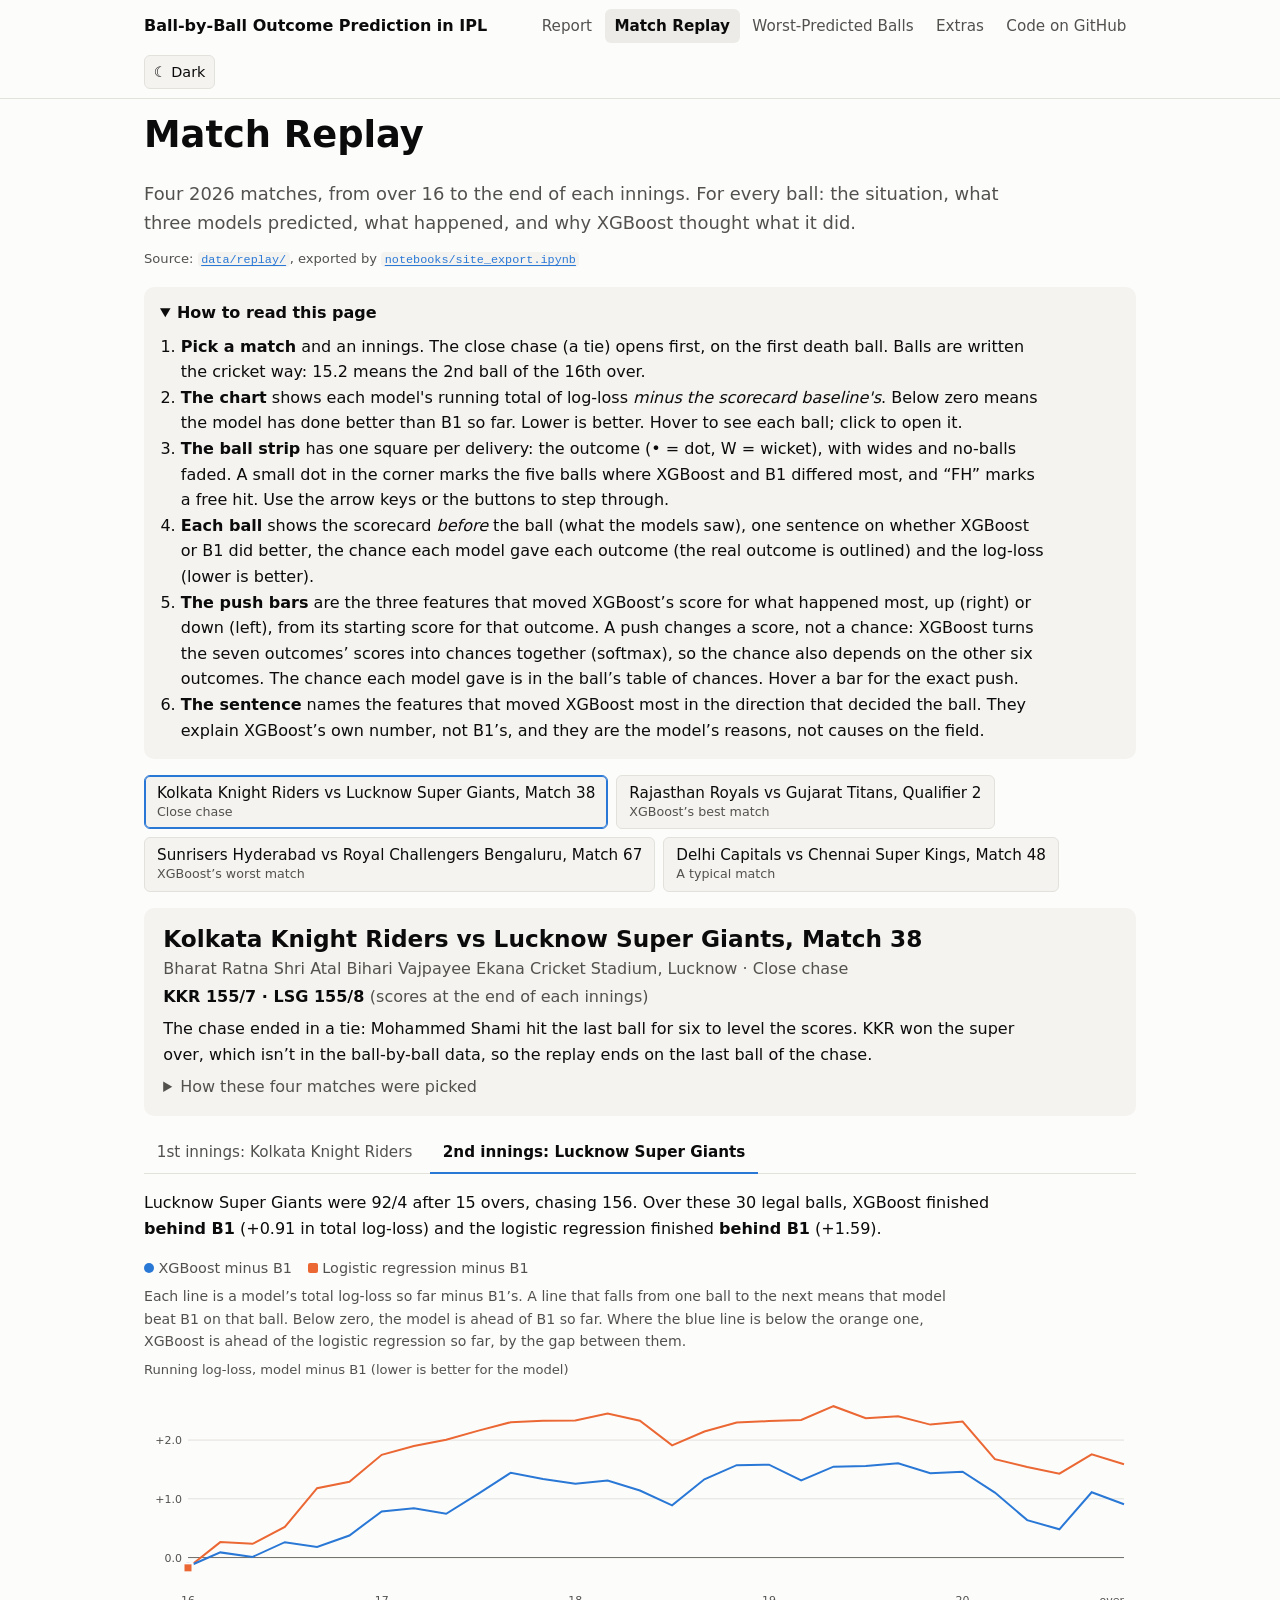
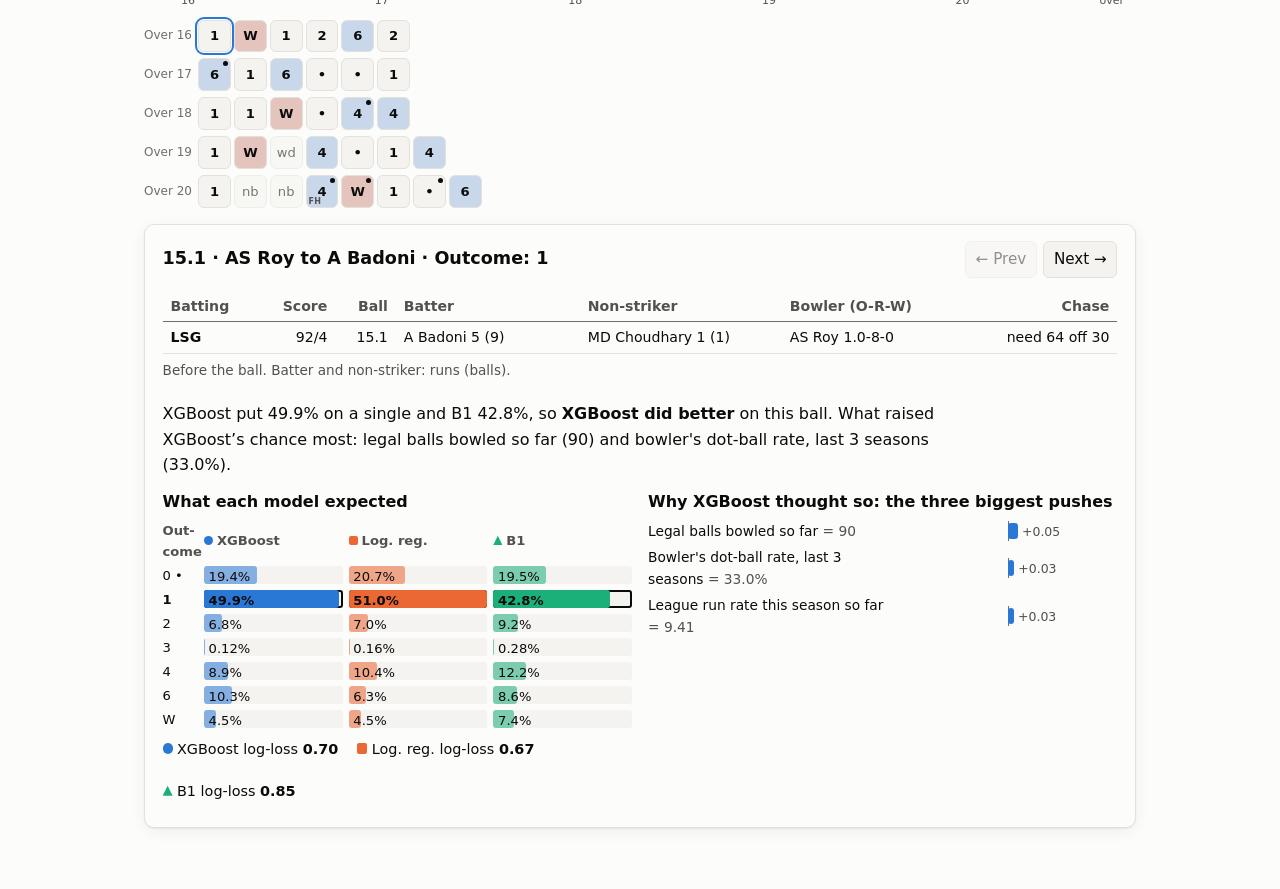
<file: site/replay.html>
<!doctype html>
<html lang="en">
<head>
<meta charset="utf-8">
<meta name="viewport" content="width=device-width, initial-scale=1">
<title>Match Replay</title>
<meta name="description" content="Four 2026 IPL death overs, ball by ball: what XGBoost, logistic regression and the scorecard baseline predicted, and what happened.">
<!-- COPY-PASTE: the match replay page. The logic is in js/replay.js. -->
<script>try{var t=localStorage.getItem('theme');if(t)document.documentElement.dataset.theme=t;}catch(e){}</script>
<link rel="stylesheet" href="css/site.css">
<style>
  .match-pick { display: flex; gap: .5rem; flex-wrap: wrap; margin: .8rem 0; }
  .match-pick button { text-align: left; line-height: 1.3; padding: .5rem .75rem; }
  .match-pick button[aria-pressed="true"] { border-color: var(--accent); box-shadow: inset 0 0 0 1px var(--accent); }
  .match-pick small { display: block; color: var(--ink-2); }
  .strip { display: flex; flex-wrap: wrap; gap: 3px; margin: .6rem 0 1rem; }
  .strip button {
    min-width: 2.05rem; height: 2.05rem; padding: 0 .2rem; border-radius: 6px; border: 1px solid var(--line);
    background: var(--panel); color: var(--ink); font: 600 .82rem/1 system-ui, sans-serif; cursor: pointer; position: relative;
  }
  .strip button.extra { opacity: .55; font-weight: 500; }
  .strip button.o6, .strip button.o4 { background: color-mix(in srgb, var(--xgb) 22%, var(--panel)); }
  .strip button.oW { background: color-mix(in srgb, var(--bad) 25%, var(--panel)); }
  .strip button.fh::before { content: "FH"; position: absolute; left: 2px; bottom: 1px; font-size: .5rem; font-weight: 700; letter-spacing: .02em; color: var(--ink-2); }
  .chart-ylab { font-size: .82rem; color: var(--ink-2); margin: .4rem 0 0; }
  .strip button.key::after { content: ""; position: absolute; top: 2px; right: 2px; width: 5px; height: 5px; border-radius: 50%; background: var(--ink); }
  .strip button[aria-current="true"] { outline: 2.5px solid var(--accent); outline-offset: 1px; }
  .strip .over-break { width: 100%; height: 0; }
  .strip .over-lab { font-size: .75rem; color: var(--ink-3); align-self: center; width: 3.2rem; }
  .ball-head { display: flex; gap: .6rem; align-items: baseline; flex-wrap: wrap; }
  .ball-head h3 { margin: 0; }
  .losses { display: flex; gap: 1.2rem; flex-wrap: wrap; font-size: .9rem; margin: .5rem 0; }
  .chart svg { width: 100%; height: auto; display: block; overflow: visible; }
  .chart .axis text { fill: var(--ink-2); font-size: 11px; }
  .chart .grid line { stroke: var(--line); }
  .chart .zero { stroke: var(--ink-3); }
  .nav-ball { display: flex; gap: .4rem; align-items: center; margin-left: auto; }
  .result { font-weight: 600; }
  .explain { margin: .7rem 0 .4rem; max-width: 52rem; }
  .chart-read { font-size: .88rem; margin: .2rem 0 .4rem; max-width: 52rem; }
</style>
</head>
<body data-root="../" data-page="replay">
<main>
<h1>Match Replay</h1>
<p class="lede">Four 2026 matches, from over 16 to the end of each innings. For every ball: the situation, what three models predicted, what happened, and why XGBoost thought what it did.</p>
<p class="src">Source: <a href="https://github.com/arjunnamburi/ml_death_overs_ipl/tree/main/data/replay"><code>data/replay/</code></a>, exported by <a href="https://github.com/arjunnamburi/ml_death_overs_ipl/blob/main/notebooks/site_export.ipynb"><code>notebooks/site_export.ipynb</code></a></p>

<details class="howto" open>
  <summary>How to read this page</summary>
  <ol>
    <li><b>Pick a match</b> and an innings. The close chase (a tie) opens first, on the first death ball. Balls are written the cricket way: 15.2 means the 2nd ball of the 16th over.</li>
    <li><b>The chart</b> shows each model's running total of log-loss <i>minus the scorecard baseline's</i>. Below zero means the model has done better than B1 so far. Lower is better. Hover to see each ball; click to open it.</li>
    <li><b>The ball strip</b> has one square per delivery: the outcome (• = dot, W = wicket), with wides and no-balls faded. A small dot in the corner marks the five balls where XGBoost and B1 differed most, and “FH” marks a free hit. Use the arrow keys or the buttons to step through.</li>
    <li><b>Each ball</b> shows the scorecard <i>before</i> the ball (what the models saw), one sentence on whether XGBoost or B1 did better, the chance each model gave each outcome (the real outcome is outlined) and the log-loss (lower is better).</li>
    <li><b>The push bars</b> are the three features that moved XGBoost’s score for what happened most, up (right) or down (left), from its starting score for that outcome. A push changes a score, not a chance: XGBoost turns the seven outcomes’ scores into chances together (softmax), so the chance also depends on the other six outcomes. The chance each model gave is in the ball’s table of chances. Hover a bar for the exact push.</li>
    <li><b>The sentence</b> names the features that moved XGBoost most in the direction that decided the ball. They explain XGBoost’s own number, not B1’s, and they are the model’s reasons, not causes on the field.</li>
  </ol>
</details>

<div class="match-pick" id="pick" role="group" aria-label="Match"><button class="btn" data-id="1529281" aria-pressed="true">Kolkata Knight Riders vs Lucknow Super Giants, Match 38<small>Close chase</small></button><button class="btn" data-id="1535464" aria-pressed="false">Rajasthan Royals vs Gujarat Titans, Qualifier 2<small>XGBoost’s best match</small></button><button class="btn" data-id="1529310" aria-pressed="false">Sunrisers Hyderabad vs Royal Challengers Bengaluru, Match 67<small>XGBoost’s worst match</small></button><button class="btn" data-id="1529291" aria-pressed="false">Delhi Capitals vs Chennai Super Kings, Match 48<small>A typical match</small></button></div>
<div id="match"><div class="callout"><h2 style="border:0;margin:0;padding:0">Kolkata Knight Riders vs Lucknow Super Giants, Match 38</h2><p class="muted" style="margin:.2rem 0">Bharat Ratna Shri Atal Bihari Vajpayee Ekana Cricket Stadium, Lucknow · Close chase</p><p class="result" style="margin:.2rem 0">KKR 155/7 · LSG 155/8 <span class="muted" style="font-weight:400">(scores at the end of each innings)</span></p><p style="margin:.4rem 0 0">The chase ended in a tie: Mohammed Shami hit the last ball for six to level the scores. KKR won the super over, which isn’t in the ball-by-ball data, so the replay ends on the last ball of the chase.</p><details style="margin-top:.4rem"><summary class="muted">How these four matches were picked</summary><p class="muted">Four 2026 matches, picked by a rule written on Nov 4. By then some whole-match results on all balls had been seen (the most and least predictable matches, and one match suggested during the error analysis), but no per-match death result had been looked at. Eligible: matches where both innings reached over 16. Gain = XGBoost's mean death-ball log-loss minus B1's, over both innings. Picked in this order, each from the matches not yet picked: XGBoost's best (most negative gain); XGBoost's worst (most positive gain); typical (gain closest to the median of all eligible matches); close chase (a chase that reached the 20th over, with the smallest gap between the two innings totals; ties go to the earlier match).</p></details></div><div class="tabs" role="tablist"><button role="tab" aria-selected="false" data-k="0">1st innings: Kolkata Knight Riders</button><button role="tab" aria-selected="true" data-k="1">2nd innings: Lucknow Super Giants</button></div><div id="inn"><p>Lucknow Super Giants were 92/4 after 15 overs, chasing 156. Over these 30 legal balls, XGBoost finished <b>behind B1</b> (+0.91 in total log-loss) and the logistic regression finished <b>behind B1</b> (+1.59).</p><div class="legend"><span><span class="dot xgb"></span>XGBoost minus B1</span><span><span class="dot lr"></span>Logistic regression minus B1</span></div><p class="muted chart-read">Each line is a model’s total log-loss so far minus B1’s. A line that falls from one ball to the next means that model beat B1 on that ball. Below zero, the model is ahead of B1 so far. Where the blue line is below the orange one, XGBoost is ahead of the logistic regression so far, by the gap between them.</p><p class="chart-ylab">Running log-loss, model minus B1 (lower is better for the model)</p><div class="chart" id="chart"><svg viewBox="0 0 992 230" role="img" aria-label="Running total of log-loss minus B1 for XGBoost and logistic regression"><g class="grid"><line x1="44" x2="980" y1="177.5573121093182" y2="177.5573121093182"></line><line x1="44" x2="980" y1="118.80361728933457" y2="118.80361728933457"></line><line x1="44" x2="980" y1="60.049922469350946" y2="60.049922469350946"></line></g><line class="zero" x1="44" x2="980" y1="177.5573121093182" y2="177.5573121093182"></line><g class="axis"><text x="38" y="181.5573121093182" text-anchor="end">0.0</text><text x="38" y="122.80361728933457" text-anchor="end">+1.0</text><text x="38" y="64.04992246935095" text-anchor="end">+2.0</text><text x="44" y="224" text-anchor="middle">16</text><text x="237.6551724137931" y="224" text-anchor="middle">17</text><text x="431.3103448275862" y="224" text-anchor="middle">18</text><text x="624.9655172413793" y="224" text-anchor="middle">19</text><text x="818.6206896551724" y="224" text-anchor="middle">20</text><text x="980" y="224" text-anchor="end">over</text></g><path d="M44.0,187.8L76.3,162.1L108.6,163.8L140.8,147.0L173.1,108.2L205.4,101.8L237.7,74.8L269.9,66.0L302.2,59.7L334.5,50.6L366.8,42.2L399.0,40.8L431.3,40.5L463.6,33.6L495.9,40.7L528.1,65.4L560.4,51.5L592.7,42.6L625.0,41.1L657.2,39.9L689.5,26.2L721.8,38.2L754.1,36.3L786.3,44.6L818.6,41.5L850.9,79.2L883.2,87.0L915.4,93.7L947.7,74.4L980.0,84.3" fill="none" stroke="var(--lr)" stroke-width="2"></path><path d="M44.0,186.5L76.3,172.4L108.6,176.9L140.8,162.2L173.1,167.0L205.4,155.5L237.7,131.4L269.9,128.3L302.2,133.8L334.5,113.6L366.8,92.7L399.0,99.1L431.3,103.7L463.6,100.5L495.9,110.5L528.1,125.3L560.4,99.3L592.7,85.2L625.0,84.7L657.2,100.3L689.5,86.7L721.8,86.1L754.1,83.2L786.3,93.3L818.6,91.7L850.9,112.6L883.2,140.1L915.4,149.3L947.7,112.3L980.0,124.2" fill="none" stroke="var(--xgb)" stroke-width="2"></path><line id="cross" y1="10" y2="204" stroke="var(--ink-3)" stroke-dasharray="3 3" visibility="hidden"></line><circle id="selx" r="5" fill="var(--xgb)" stroke="var(--bg)" stroke-width="2" cx="44" cy="186.46437224402774"></circle><rect id="sell" width="9" height="9" fill="var(--lr)" stroke="var(--bg)" stroke-width="2" x="39.5" y="183.33333333333334"></rect><rect id="hit" x="44" y="0" width="936" height="230" fill="transparent" style="cursor:pointer"></rect></svg></div><div class="strip" id="strip" role="listbox" aria-label="Deliveries"><span class="over-lab">Over 16</span><button role="option" class="o1" data-k="0" data-tip="15.1: 1 run" aria-label="15.1: 1 run" aria-current="true">1</button><button role="option" class="oW" data-k="1" data-tip="15.2: Wicket" aria-label="15.2: Wicket" aria-current="false">W</button><button role="option" class="o1" data-k="2" data-tip="15.3: 1 run" aria-label="15.3: 1 run" aria-current="false">1</button><button role="option" class="o2" data-k="3" data-tip="15.4: 2 runs" aria-label="15.4: 2 runs" aria-current="false">2</button><button role="option" class="o6" data-k="4" data-tip="15.5: Six" aria-label="15.5: Six" aria-current="false">6</button><button role="option" class="o2" data-k="5" data-tip="15.6: 2 runs" aria-label="15.6: 2 runs" aria-current="false">2</button><span class="over-break"></span><span class="over-lab">Over 17</span><button role="option" class="o6 key" data-k="6" data-tip="16.1: Six (one of the 5 balls where XGBoost and B1 differed most)" aria-label="16.1: Six (one of the 5 balls where XGBoost and B1 differed most)" aria-current="false">6</button><button role="option" class="o1" data-k="7" data-tip="16.2: 1 run" aria-label="16.2: 1 run" aria-current="false">1</button><button role="option" class="o6" data-k="8" data-tip="16.3: Six" aria-label="16.3: Six" aria-current="false">6</button><button role="option" class="o0" data-k="9" data-tip="16.4: Dot ball" aria-label="16.4: Dot ball" aria-current="false">•</button><button role="option" class="o0" data-k="10" data-tip="16.5: Dot ball" aria-label="16.5: Dot ball" aria-current="false">•</button><button role="option" class="o1" data-k="11" data-tip="16.6: 1 run" aria-label="16.6: 1 run" aria-current="false">1</button><span class="over-break"></span><span class="over-lab">Over 18</span><button role="option" class="o1" data-k="12" data-tip="17.1: 1 run" aria-label="17.1: 1 run" aria-current="false">1</button><button role="option" class="o1" data-k="13" data-tip="17.2: 1 run" aria-label="17.2: 1 run" aria-current="false">1</button><button role="option" class="oW" data-k="14" data-tip="17.3: Wicket" aria-label="17.3: Wicket" aria-current="false">W</button><button role="option" class="o0" data-k="15" data-tip="17.4: Dot ball" aria-label="17.4: Dot ball" aria-current="false">•</button><button role="option" class="o4 key" data-k="16" data-tip="17.5: Four (one of the 5 balls where XGBoost and B1 differed most)" aria-label="17.5: Four (one of the 5 balls where XGBoost and B1 differed most)" aria-current="false">4</button><button role="option" class="o4" data-k="17" data-tip="17.6: Four" aria-label="17.6: Four" aria-current="false">4</button><span class="over-break"></span><span class="over-lab">Over 19</span><button role="option" class="o1" data-k="18" data-tip="18.1: 1 run" aria-label="18.1: 1 run" aria-current="false">1</button><button role="option" class="oW" data-k="19" data-tip="18.2: Wicket" aria-label="18.2: Wicket" aria-current="false">W</button><button role="option" class="extra" data-k="20" data-tip="18.3: wide, 1 run" aria-label="18.3: wide, 1 run" aria-current="false">wd</button><button role="option" class="o4" data-k="21" data-tip="18.3: Four" aria-label="18.3: Four" aria-current="false">4</button><button role="option" class="o0" data-k="22" data-tip="18.4: Dot ball" aria-label="18.4: Dot ball" aria-current="false">•</button><button role="option" class="o1" data-k="23" data-tip="18.5: 1 run" aria-label="18.5: 1 run" aria-current="false">1</button><button role="option" class="o4" data-k="24" data-tip="18.6: Four" aria-label="18.6: Four" aria-current="false">4</button><span class="over-break"></span><span class="over-lab">Over 20</span><button role="option" class="o1" data-k="25" data-tip="19.1: 1 run" aria-label="19.1: 1 run" aria-current="false">1</button><button role="option" class="extra" data-k="26" data-tip="19.2: no-ball, 1 run" aria-label="19.2: no-ball, 1 run" aria-current="false">nb</button><button role="option" class="extra" data-k="27" data-tip="19.2: no-ball, 3 runs" aria-label="19.2: no-ball, 3 runs" aria-current="false">nb</button><button role="option" class="o4 key fh" data-k="28" data-tip="19.2: Four, free hit (one of the 5 balls where XGBoost and B1 differed most)" aria-label="19.2: Four, free hit (one of the 5 balls where XGBoost and B1 differed most)" aria-current="false">4</button><button role="option" class="oW key" data-k="29" data-tip="19.3: Wicket (one of the 5 balls where XGBoost and B1 differed most)" aria-label="19.3: Wicket (one of the 5 balls where XGBoost and B1 differed most)" aria-current="false">W</button><button role="option" class="o1" data-k="30" data-tip="19.4: 1 run" aria-label="19.4: 1 run" aria-current="false">1</button><button role="option" class="o0 key" data-k="31" data-tip="19.5: Dot ball (one of the 5 balls where XGBoost and B1 differed most)" aria-label="19.5: Dot ball (one of the 5 balls where XGBoost and B1 differed most)" aria-current="false">•</button><button role="option" class="o6" data-k="32" data-tip="19.6: Six" aria-label="19.6: Six" aria-current="false">6</button></div><div id="ball"><div class="card"><div class="ball-head"><h3>15.1 · AS Roy to A Badoni · Outcome: 1</h3><span class="nav-ball"><button class="btn" id="prev" aria-label="Previous ball" disabled="">← Prev</button><button class="btn" id="next" aria-label="Next ball">Next →</button></span></div><div class="table-wrap"><table class="scorecard"><caption>Before the ball. Batter and non-striker: runs (balls).</caption><thead><tr><th>Batting</th><th>Score</th><th>Ball</th><th class="l">Batter</th><th class="l">Non-striker</th><th class="l">Bowler <span class="muted">(O-R-W)</span></th><th>Chase</th></tr></thead><tbody><tr><td title="Lucknow Super Giants"><b>LSG</b></td><td class="num">92/4</td><td class="num">15.1</td><td class="l">A Badoni <span class="num">5 (9)</span></td><td class="l">MD Choudhary <span class="num">1 (1)</span></td><td class="l">AS Roy <span class="num">1.0-8-0</span></td><td>need 64 off 30</td></tr></tbody></table></div><p class="explain">XGBoost put 49.9% on a single and B1 42.8%, so <b>XGBoost did better</b> on this ball. What raised XGBoost’s chance most: legal balls bowled so far (90) and bowler's dot-ball rate, last 3 seasons (33.0%).</p><div class="grid2"><div><h4 style="margin:.3rem 0">What each model expected</h4><div class="pbars" role="table" aria-label="Chance each model gave each outcome"><div class="h" role="columnheader">Out-<br>come</div><div class="h" role="columnheader"><span class="dot xgb"></span>XGBoost</div><div class="h" role="columnheader"><span class="dot lr"></span>Log. reg.</div><div class="h" role="columnheader"><span class="dot b1"></span>B1</div><div class="" role="rowheader">0 •</div><div class="pbar" style="" data-tip="XGBoost: 19.4% for 0 runs"><i style="width:38.0%;background:var(--xgb);opacity:0.55"></i><span class="">19.4%</span></div><div class="pbar" style="" data-tip="Logistic regression: 20.7% for 0 runs"><i style="width:40.5%;background:var(--lr);opacity:0.55"></i><span class="">20.7%</span></div><div class="pbar" style="" data-tip="Scorecard baseline (B1): 19.5% for 0 runs"><i style="width:38.2%;background:var(--b1);opacity:0.55"></i><span class="">19.5%</span></div><div class="hit" role="rowheader">1</div><div class="pbar hit-cell" style="outline:2px solid var(--ink);outline-offset:-2px" data-tip="XGBoost: 49.9% for 1 run"><i style="width:97.7%;background:var(--xgb);opacity:1"></i><span class="hit">49.9%</span></div><div class="pbar hit-cell" style="outline:2px solid var(--ink);outline-offset:-2px" data-tip="Logistic regression: 51.0% for 1 run"><i style="width:100.0%;background:var(--lr);opacity:1"></i><span class="hit">51.0%</span></div><div class="pbar hit-cell" style="outline:2px solid var(--ink);outline-offset:-2px" data-tip="Scorecard baseline (B1): 42.8% for 1 run"><i style="width:84.0%;background:var(--b1);opacity:1"></i><span class="hit">42.8%</span></div><div class="" role="rowheader">2</div><div class="pbar" style="" data-tip="XGBoost: 6.8% for 2 runs"><i style="width:13.4%;background:var(--xgb);opacity:0.55"></i><span class="">6.8%</span></div><div class="pbar" style="" data-tip="Logistic regression: 7.0% for 2 runs"><i style="width:13.7%;background:var(--lr);opacity:0.55"></i><span class="">7.0%</span></div><div class="pbar" style="" data-tip="Scorecard baseline (B1): 9.2% for 2 runs"><i style="width:18.0%;background:var(--b1);opacity:0.55"></i><span class="">9.2%</span></div><div class="" role="rowheader">3</div><div class="pbar" style="" data-tip="XGBoost: 0.12% for 3 runs"><i style="width:0.2%;background:var(--xgb);opacity:0.55"></i><span class="">0.12%</span></div><div class="pbar" style="" data-tip="Logistic regression: 0.16% for 3 runs"><i style="width:0.3%;background:var(--lr);opacity:0.55"></i><span class="">0.16%</span></div><div class="pbar" style="" data-tip="Scorecard baseline (B1): 0.28% for 3 runs"><i style="width:0.5%;background:var(--b1);opacity:0.55"></i><span class="">0.28%</span></div><div class="" role="rowheader">4</div><div class="pbar" style="" data-tip="XGBoost: 8.9% for 4 runs"><i style="width:17.5%;background:var(--xgb);opacity:0.55"></i><span class="">8.9%</span></div><div class="pbar" style="" data-tip="Logistic regression: 10.4% for 4 runs"><i style="width:20.4%;background:var(--lr);opacity:0.55"></i><span class="">10.4%</span></div><div class="pbar" style="" data-tip="Scorecard baseline (B1): 12.2% for 4 runs"><i style="width:23.8%;background:var(--b1);opacity:0.55"></i><span class="">12.2%</span></div><div class="" role="rowheader">6</div><div class="pbar" style="" data-tip="XGBoost: 10.3% for 6 runs"><i style="width:20.3%;background:var(--xgb);opacity:0.55"></i><span class="">10.3%</span></div><div class="pbar" style="" data-tip="Logistic regression: 6.3% for 6 runs"><i style="width:12.3%;background:var(--lr);opacity:0.55"></i><span class="">6.3%</span></div><div class="pbar" style="" data-tip="Scorecard baseline (B1): 8.6% for 6 runs"><i style="width:16.9%;background:var(--b1);opacity:0.55"></i><span class="">8.6%</span></div><div class="" role="rowheader">W</div><div class="pbar" style="" data-tip="XGBoost: 4.5% for a wicket"><i style="width:8.9%;background:var(--xgb);opacity:0.55"></i><span class="">4.5%</span></div><div class="pbar" style="" data-tip="Logistic regression: 4.5% for a wicket"><i style="width:8.7%;background:var(--lr);opacity:0.55"></i><span class="">4.5%</span></div><div class="pbar" style="" data-tip="Scorecard baseline (B1): 7.4% for a wicket"><i style="width:14.6%;background:var(--b1);opacity:0.55"></i><span class="">7.4%</span></div></div><div class="losses"><span data-tip="Log-loss = −log(chance given to what happened). Lower is better."><span class="dot xgb"></span>XGBoost log-loss <b class="num">0.70</b></span><span data-tip="Log-loss = −log(chance given to what happened). Lower is better."><span class="dot lr"></span>Log. reg. log-loss <b class="num">0.67</b></span><span data-tip="Log-loss = −log(chance given to what happened). Lower is better."><span class="dot b1"></span>B1 log-loss <b class="num">0.85</b></span></div></div><div><h4 style="margin:.3rem 0">Why XGBoost thought so: the three biggest pushes</h4><div class="pushes"><div>Legal balls bowled so far <span class="muted">= 90</span></div><div class="push-track" tabindex="0" data-tip="Push +0.05: raises XGBoost’s score for what happened by 0.05 (a score, not a chance)"><i class="pos" style="width:4.7%"></i><b style="left:calc(50% + 4.7% + 4px)">+0.05</b></div><div>Bowler's dot-ball rate, last 3 seasons <span class="muted">= 33.0%</span></div><div class="push-track" tabindex="0" data-tip="Push +0.03: raises XGBoost’s score for what happened by 0.03 (a score, not a chance)"><i class="pos" style="width:3.0%"></i><b style="left:calc(50% + 3.0% + 4px)">+0.03</b></div><div>League run rate this season so far <span class="muted">= 9.41</span></div><div class="push-track" tabindex="0" data-tip="Push +0.03: raises XGBoost’s score for what happened by 0.03 (a score, not a chance)"><i class="pos" style="width:2.9%"></i><b style="left:calc(50% + 2.9% + 4px)">+0.03</b></div></div></div></div></div></div></div></div><noscript><h2>Every replay ball, as text</h2><h3>Kolkata Knight Riders vs Lucknow Super Giants, Match 38</h3><p>Bharat Ratna Shri Atal Bihari Vajpayee Ekana Cricket Stadium, Lucknow · Close chase</p><p>KKR 155/7 · LSG 155/8 (scores at the end of each innings)</p><p>The chase ended in a tie: Mohammed Shami hit the last ball for six to level the scores. KKR won the super over, which isn’t in the ball-by-ball data, so the replay ends on the last ball of the chase.</p><h4>1st innings: Kolkata Knight Riders</h4><p>Kolkata Knight Riders were 93/7 after 15 overs. Over these 30 legal balls, XGBoost finished ahead of B1 (−5.73 in total log-loss) and the logistic regression finished ahead of B1 (−3.15).</p><ol><li><p><b>15.1 · Prince Yadav to RK Singh · Outcome: 4</b></p><p>Before the ball: Batting KKR; Score 93/7; Ball 15.1; Batter RK Singh 27 (27); Non-striker SP Narine 0 (0); Bowler (O-R-W) Prince Yadav 2.0-10-0.</p><p>XGBoost put 12.4% on a four and B1 11.1%, so XGBoost did slightly better on this ball. What raised XGBoost’s chance most: bowling type (right-arm pace).</p><p>Chances, XGBoost / log. reg. / B1: 0 •: 31.9% / 27.0% / 21.7%; 1: 40.1% / 45.1% / 40.0%; 2: 7.2% / 5.5% / 9.4%; 3: 0.08% / 0.15% / 0.27%; 4: 12.4% / 12.2% / 11.1%; 6: 4.0% / 4.7% / 7.3%; W: 4.3% / 5.5% / 10.2%.</p><p>XGBoost log-loss 2.08, Log. reg. log-loss 2.11, B1 log-loss 2.20.</p><p>Why XGBoost thought so: the three biggest pushes: Legal balls bowled so far = 90 (−0.10); Balls left per wicket in hand = 10.00 (−0.08); Bowling type = right-arm pace (+0.07).</p></li><li><p><b>15.2 · Prince Yadav to RK Singh · Outcome: 0</b></p><p>Before the ball: Batting KKR; Score 97/7; Ball 15.2; Batter RK Singh 31 (28); Non-striker SP Narine 0 (0); Bowler (O-R-W) Prince Yadav 2.1-14-0.</p><p>XGBoost put 30.3% on a dot and B1 21.7%, so XGBoost did better on this ball. What raised XGBoost’s chance most: balls left per wicket in hand (9.67).</p><p>Chances, XGBoost / log. reg. / B1: 0 •: 30.3% / 24.1% / 21.7%; 1: 38.6% / 46.8% / 40.0%; 2: 8.1% / 6.3% / 9.4%; 3: 0.10% / 0.15% / 0.27%; 4: 13.2% / 12.4% / 11.1%; 6: 4.9% / 5.4% / 7.3%; W: 4.9% / 5.0% / 10.2%.</p><p>XGBoost log-loss 1.20, Log. reg. log-loss 1.42, B1 log-loss 1.53.</p><p>Why XGBoost thought so: the three biggest pushes: Balls left per wicket in hand = 9.67 (+0.12); Striker&#x27;s balls faced so far = 28 (−0.06); Striker&#x27;s past strike rate in this phase = 183.5 (−0.04).</p></li><li><p><b>15.3 · Prince Yadav to RK Singh · Outcome: 1</b></p><p>Before the ball: Batting KKR; Score 97/7; Ball 15.3; Batter RK Singh 31 (29); Non-striker SP Narine 0 (0); Bowler (O-R-W) Prince Yadav 2.2-14-0.</p><p>XGBoost and B1 gave a single about the same chance (38.8% and 40.0%).</p><p>Chances, XGBoost / log. reg. / B1: 0 •: 28.0% / 23.4% / 21.7%; 1: 38.8% / 45.6% / 40.0%; 2: 8.1% / 6.4% / 9.4%; 3: 0.10% / 0.16% / 0.27%; 4: 13.3% / 12.9% / 11.1%; 6: 6.3% / 5.9% / 7.3%; W: 5.4% / 5.8% / 10.2%.</p><p>XGBoost log-loss 0.95, Log. reg. log-loss 0.79, B1 log-loss 0.92.</p><p>Why XGBoost thought so: the three biggest pushes: Legal balls bowled so far = 92 (+0.06); Non-striker&#x27;s batting position = 9 (−0.04); Striker&#x27;s past strike rate in this phase = 183.5 (−0.03).</p></li><li><p><b>15.4 · Prince Yadav to SP Narine · Outcome: 0</b></p><p>First ball faced</p><p>Before the ball: Batting KKR; Score 98/7; Ball 15.4; Batter SP Narine 0 (0); Non-striker RK Singh 32 (30); Bowler (O-R-W) Prince Yadav 2.3-15-0.</p><p>XGBoost put 42.8% on a dot and B1 21.7%, so XGBoost did much better on this ball. What raised XGBoost’s chance most: striker&#x27;s six rate, last 3 seasons (11.2%) and striker&#x27;s runs so far (0).</p><p>Chances, XGBoost / log. reg. / B1: 0 •: 42.8% / 43.6% / 21.7%; 1: 36.9% / 37.3% / 40.0%; 2: 4.5% / 3.7% / 9.4%; 3: 0.08% / 0.15% / 0.27%; 4: 9.1% / 7.5% / 11.1%; 6: 2.0% / 2.8% / 7.3%; W: 4.5% / 5.0% / 10.2%.</p><p>XGBoost log-loss 0.85, Log. reg. log-loss 0.83, B1 log-loss 1.53.</p><p>Why XGBoost thought so: the three biggest pushes: Striker&#x27;s six rate, last 3 seasons = 11.2% (+0.09); Striker&#x27;s runs so far = 0 (+0.07); Striker&#x27;s balls faced so far = 0 (+0.07).</p></li><li><p><b>15.5 · Prince Yadav to SP Narine · Outcome: 1</b></p><p>Before the ball: Batting KKR; Score 98/7; Ball 15.5; Batter SP Narine 0 (1); Non-striker RK Singh 32 (30); Bowler (O-R-W) Prince Yadav 2.4-15-0.</p><p>XGBoost put 37.9% on a single and B1 40.0%, so B1 did slightly better on this ball. What lowered XGBoost’s chance most: striker&#x27;s six rate, last 3 seasons (11.2%) and striker&#x27;s boundary rate, last 3 seasons (26.9%).</p><p>Chances, XGBoost / log. reg. / B1: 0 •: 39.1% / 41.5% / 21.7%; 1: 37.9% / 35.9% / 40.0%; 2: 4.9% / 3.9% / 9.4%; 3: 0.12% / 0.16% / 0.27%; 4: 9.9% / 8.9% / 11.1%; 6: 2.9% / 3.9% / 7.3%; W: 5.3% / 5.7% / 10.2%.</p><p>XGBoost log-loss 0.97, Log. reg. log-loss 1.02, B1 log-loss 0.92.</p><p>Why XGBoost thought so: the three biggest pushes: Striker&#x27;s six rate, last 3 seasons = 11.2% (−0.06); Legal balls bowled so far = 94 (+0.06); Striker&#x27;s boundary rate, last 3 seasons = 26.9% (−0.04).</p></li><li><p><b>15.6 · Prince Yadav to RK Singh · Outcome: 1</b></p><p>Before the ball: Batting KKR; Score 99/7; Ball 15.6; Batter RK Singh 32 (30); Non-striker SP Narine 1 (2); Bowler (O-R-W) Prince Yadav 2.5-16-0.</p><p>XGBoost put 44.6% on a single and B1 40.0%, so XGBoost did slightly better on this ball. What raised XGBoost’s chance most: legal balls bowled so far (95) and ball of the over (6).</p><p>Chances, XGBoost / log. reg. / B1: 0 •: 23.8% / 22.6% / 21.7%; 1: 44.6% / 47.0% / 40.0%; 2: 7.9% / 6.6% / 9.4%; 3: 0.06% / 0.16% / 0.27%; 4: 12.8% / 12.8% / 11.1%; 6: 5.6% / 5.1% / 7.3%; W: 5.2% / 5.8% / 10.2%.</p><p>XGBoost log-loss 0.81, Log. reg. log-loss 0.76, B1 log-loss 0.92.</p><p>Why XGBoost thought so: the three biggest pushes: Legal balls bowled so far = 95 (+0.06); Ball of the over = 6 (+0.04); Balls left in the innings = 25 (+0.03).</p></li><li><p><b>16.1 · Mohammed Shami to RK Singh · Outcome: 1</b></p><p>Before the ball: Batting KKR; Score 100/7; Ball 16.1; Batter RK Singh 33 (31); Non-striker SP Narine 1 (2); Bowler (O-R-W) Mohammed Shami 2.0-12-0.</p><p>XGBoost and B1 gave a single about the same chance (39.6% and 40.0%).</p><p>Chances, XGBoost / log. reg. / B1: 0 •: 24.9% / 20.9% / 21.7%; 1: 39.6% / 43.8% / 40.0%; 2: 8.6% / 7.1% / 9.4%; 3: 0.06% / 0.15% / 0.27%; 4: 15.0% / 15.5% / 11.1%; 6: 6.1% / 6.2% / 7.3%; W: 5.8% / 6.3% / 10.2%.</p><p>XGBoost log-loss 0.93, Log. reg. log-loss 0.83, B1 log-loss 0.92.</p><p>Why XGBoost thought so: the three biggest pushes: Legal balls bowled so far = 96 (+0.06); Striker&#x27;s past strike rate in this phase = 183.5 (−0.03); Non-striker&#x27;s batting position = 9 (−0.03).</p></li><li><p><b>16.2 · Mohammed Shami to SP Narine · Outcome: 1</b></p><p>Before the ball: Batting KKR; Score 101/7; Ball 16.2; Batter SP Narine 1 (2); Non-striker RK Singh 34 (32); Bowler (O-R-W) Mohammed Shami 2.1-13-0.</p><p>XGBoost and B1 gave a single about the same chance (40.2% and 40.0%).</p><p>Chances, XGBoost / log. reg. / B1: 0 •: 34.2% / 33.6% / 21.7%; 1: 40.2% / 38.8% / 40.0%; 2: 4.5% / 4.2% / 9.4%; 3: 0.08% / 0.15% / 0.27%; 4: 12.1% / 11.0% / 11.1%; 6: 3.5% / 5.6% / 7.3%; W: 5.4% / 6.7% / 10.2%.</p><p>XGBoost log-loss 0.91, Log. reg. log-loss 0.95, B1 log-loss 0.92.</p><p>Why XGBoost thought so: the three biggest pushes: Striker&#x27;s six rate, last 3 seasons = 11.2% (−0.06); Legal balls bowled so far = 97 (+0.06); Striker&#x27;s boundary rate, last 3 seasons = 26.9% (−0.05).</p></li><li><p><b>16.3 · Mohammed Shami to RK Singh · Outcome: 0</b></p><p>Before the ball: Batting KKR; Score 102/7; Ball 16.3; Batter RK Singh 34 (32); Non-striker SP Narine 2 (3); Bowler (O-R-W) Mohammed Shami 2.2-14-0.</p><p>XGBoost put 23.3% on a dot and B1 21.7%, so XGBoost did slightly better on this ball. None of XGBoost’s three biggest pushes point that way; many small ones added up.</p><p>Chances, XGBoost / log. reg. / B1: 0 •: 23.3% / 18.9% / 21.7%; 1: 39.9% / 45.0% / 40.0%; 2: 9.0% / 7.6% / 9.4%; 3: 0.07% / 0.15% / 0.27%; 4: 15.0% / 15.5% / 11.1%; 6: 6.7% / 6.2% / 7.3%; W: 6.0% / 6.7% / 10.2%.</p><p>XGBoost log-loss 1.46, Log. reg. log-loss 1.67, B1 log-loss 1.53.</p><p>Why XGBoost thought so: the three biggest pushes: Striker&#x27;s runs so far = 34 (−0.07); Balls left per wicket in hand = 7.33 (−0.06); Striker&#x27;s balls faced so far = 32 (−0.04).</p></li><li><p><b>16.4 · Mohammed Shami to RK Singh · Outcome: 0</b></p><p>Before the ball: Batting KKR; Score 102/7; Ball 16.4; Batter RK Singh 34 (33); Non-striker SP Narine 2 (3); Bowler (O-R-W) Mohammed Shami 2.3-14-0.</p><p>XGBoost and B1 gave a dot about the same chance (21.8% and 21.7%).</p><p>Chances, XGBoost / log. reg. / B1: 0 •: 21.8% / 18.3% / 21.7%; 1: 39.3% / 43.9% / 40.0%; 2: 9.3% / 7.8% / 9.4%; 3: 0.08% / 0.16% / 0.27%; 4: 15.8% / 16.1% / 11.1%; 6: 7.3% / 6.6% / 7.3%; W: 6.5% / 7.1% / 10.2%.</p><p>XGBoost log-loss 1.52, Log. reg. log-loss 1.70, B1 log-loss 1.53.</p><p>Why XGBoost thought so: the three biggest pushes: Balls left per wicket in hand = 7.00 (−0.08); Striker&#x27;s runs so far = 34 (−0.07); Striker&#x27;s balls faced so far = 33 (−0.04).</p></li><li><p><b>16.5 · Mohammed Shami to RK Singh · Outcome: 2</b></p><p>Before the ball: Batting KKR; Score 102/7; Ball 16.5; Batter RK Singh 34 (34); Non-striker SP Narine 2 (3); Bowler (O-R-W) Mohammed Shami 2.4-14-0.</p><p>XGBoost and B1 gave two runs about the same chance (9.1% and 9.4%).</p><p>Chances, XGBoost / log. reg. / B1: 0 •: 21.3% / 18.0% / 21.7%; 1: 39.6% / 43.3% / 40.0%; 2: 9.1% / 7.9% / 9.4%; 3: 0.07% / 0.16% / 0.27%; 4: 15.9% / 16.4% / 11.1%; 6: 7.7% / 6.6% / 7.3%; W: 6.4% / 7.6% / 10.2%.</p><p>XGBoost log-loss 2.39, Log. reg. log-loss 2.53, B1 log-loss 2.36.</p><p>Why XGBoost thought so: the three biggest pushes: Venue boundary rate, last 3 seasons = 20.2% (−0.10); Striker&#x27;s strike rate, last 3 seasons = 146.3 (+0.07); Balls left per wicket in hand = 6.67 (+0.06).</p></li><li><p><b>16.6 · Mohammed Shami to RK Singh · Outcome: 1</b></p><p>Before the ball: Batting KKR; Score 104/7; Ball 16.6; Batter RK Singh 36 (35); Non-striker SP Narine 2 (3); Bowler (O-R-W) Mohammed Shami 2.5-16-0.</p><p>XGBoost put 44.1% on a single and B1 40.0%, so XGBoost did slightly better on this ball. What raised XGBoost’s chance most: legal balls bowled so far (101) and ball of the over (6).</p><p>Chances, XGBoost / log. reg. / B1: 0 •: 20.2% / 17.9% / 21.7%; 1: 44.1% / 44.3% / 40.0%; 2: 8.3% / 8.1% / 9.4%; 3: 0.07% / 0.16% / 0.27%; 4: 15.3% / 15.8% / 11.1%; 6: 5.8% / 6.0% / 7.3%; W: 6.2% / 7.8% / 10.2%.</p><p>XGBoost log-loss 0.82, Log. reg. log-loss 0.82, B1 log-loss 0.92.</p><p>Why XGBoost thought so: the three biggest pushes: Legal balls bowled so far = 101 (+0.06); Ball of the over = 6 (+0.04); Balls left per wicket in hand = 6.33 (+0.04).</p></li><li><p><b>17.1 · Prince Yadav to RK Singh · Outcome: 0</b></p><p>Before the ball: Batting KKR; Score 105/7; Ball 17.1; Batter RK Singh 37 (36); Non-striker SP Narine 2 (3); Bowler (O-R-W) Prince Yadav 3.0-17-0.</p><p>XGBoost put 19.9% on a dot and B1 21.7%, so B1 did slightly better on this ball. What lowered XGBoost’s chance most: balls left per wicket in hand (6.00) and striker&#x27;s runs so far (37).</p><p>Chances, XGBoost / log. reg. / B1: 0 •: 19.9% / 16.6% / 21.7%; 1: 39.7% / 42.4% / 40.0%; 2: 8.9% / 7.8% / 9.4%; 3: 0.07% / 0.16% / 0.27%; 4: 15.5% / 15.5% / 11.1%; 6: 8.5% / 8.6% / 7.3%; W: 7.5% / 8.9% / 10.2%.</p><p>XGBoost log-loss 1.61, Log. reg. log-loss 1.79, B1 log-loss 1.53.</p><p>Why XGBoost thought so: the three biggest pushes: Balls left per wicket in hand = 6.00 (−0.12); Striker&#x27;s runs so far = 37 (−0.07); Legal balls bowled so far = 102 (−0.06).</p></li><li><p><b>17.2 · Prince Yadav to RK Singh · Outcome: 1</b></p><p>Before the ball: Batting KKR; Score 105/7; Ball 17.2; Batter RK Singh 37 (37); Non-striker SP Narine 2 (3); Bowler (O-R-W) Prince Yadav 3.1-17-0.</p><p>XGBoost put 35.5% on a single and B1 40.0%, so B1 did slightly better on this ball. What lowered XGBoost’s chance most: striker&#x27;s past strike rate in this phase (183.5) and non-striker&#x27;s batting position (9).</p><p>Chances, XGBoost / log. reg. / B1: 0 •: 20.4% / 16.3% / 21.7%; 1: 35.5% / 40.6% / 40.0%; 2: 9.3% / 8.0% / 9.4%; 3: 0.09% / 0.16% / 0.27%; 4: 16.4% / 16.2% / 11.1%; 6: 9.5% / 9.2% / 7.3%; W: 8.9% / 9.7% / 10.2%.</p><p>XGBoost log-loss 1.04, Log. reg. log-loss 0.90, B1 log-loss 0.92.</p><p>Why XGBoost thought so: the three biggest pushes: Striker&#x27;s past strike rate in this phase = 183.5 (−0.04); Non-striker&#x27;s batting position = 9 (−0.04); Legal balls bowled so far = 103 (+0.03).</p></li><li><p><b>17.3 · Prince Yadav to SP Narine · Outcome: 0</b></p><p>Before the ball: Batting KKR; Score 106/7; Ball 17.3; Batter SP Narine 2 (3); Non-striker RK Singh 38 (38); Bowler (O-R-W) Prince Yadav 3.2-18-0.</p><p>XGBoost put 27.7% on a dot and B1 21.7%, so XGBoost did better on this ball. What raised XGBoost’s chance most: striker&#x27;s six rate, last 3 seasons (11.2%) and striker&#x27;s runs so far (2).</p><p>Chances, XGBoost / log. reg. / B1: 0 •: 27.7% / 28.2% / 21.7%; 1: 39.6% / 38.5% / 40.0%; 2: 5.5% / 4.5% / 9.4%; 3: 0.09% / 0.15% / 0.27%; 4: 13.8% / 11.2% / 11.1%; 6: 5.3% / 7.7% / 7.3%; W: 7.9% / 9.8% / 10.2%.</p><p>XGBoost log-loss 1.28, Log. reg. log-loss 1.27, B1 log-loss 1.53.</p><p>Why XGBoost thought so: the three biggest pushes: Balls left per wicket in hand = 5.33 (−0.13); Striker&#x27;s six rate, last 3 seasons = 11.2% (+0.10); Striker&#x27;s runs so far = 2 (+0.06).</p></li><li><p><b>17.4 · Prince Yadav to SP Narine · Outcome: 1</b></p><p>Before the ball: Batting KKR; Score 106/7; Ball 17.4; Batter SP Narine 2 (4); Non-striker RK Singh 38 (38); Bowler (O-R-W) Prince Yadav 3.3-18-0.</p><p>XGBoost put 37.9% on a single and B1 40.0%, so B1 did slightly better on this ball. What lowered XGBoost’s chance most: striker&#x27;s boundary rate, last 3 seasons (26.9%) and striker&#x27;s six rate, last 3 seasons (11.2%).</p><p>Chances, XGBoost / log. reg. / B1: 0 •: 28.1% / 27.5% / 21.7%; 1: 37.9% / 37.7% / 40.0%; 2: 5.5% / 4.6% / 9.4%; 3: 0.12% / 0.16% / 0.27%; 4: 14.0% / 11.6% / 11.1%; 6: 6.4% / 8.0% / 7.3%; W: 8.1% / 10.5% / 10.2%.</p><p>XGBoost log-loss 0.97, Log. reg. log-loss 0.98, B1 log-loss 0.92.</p><p>Why XGBoost thought so: the three biggest pushes: Striker&#x27;s boundary rate, last 3 seasons = 26.9% (−0.06); Striker&#x27;s six rate, last 3 seasons = 11.2% (−0.06); Balls left per wicket in hand = 5.00 (+0.04).</p></li><li><p><b>17.5 · Prince Yadav to RK Singh · Outcome: 4</b></p><p>Before the ball: Batting KKR; Score 107/7; Ball 17.5; Batter RK Singh 38 (38); Non-striker SP Narine 3 (5); Bowler (O-R-W) Prince Yadav 3.4-19-0.</p><p>XGBoost put 15.9% on a four and B1 11.1%, so XGBoost did better on this ball. What raised XGBoost’s chance most: bowling type (right-arm pace) and venue boundary rate, last 3 seasons (20.2%).</p><p>Chances, XGBoost / log. reg. / B1: 0 •: 19.0% / 15.3% / 21.7%; 1: 38.8% / 42.7% / 40.0%; 2: 9.1% / 8.0% / 9.4%; 3: 0.07% / 0.16% / 0.27%; 4: 15.9% / 15.6% / 11.1%; 6: 9.2% / 8.7% / 7.3%; W: 8.0% / 9.6% / 10.2%.</p><p>XGBoost log-loss 1.84, Log. reg. log-loss 1.86, B1 log-loss 2.20.</p><p>Why XGBoost thought so: the three biggest pushes: Legal balls bowled so far = 106 (−0.13); Bowling type = right-arm pace (+0.07); Venue boundary rate, last 3 seasons = 20.2% (+0.06).</p></li><li><p><b>17.6 · Prince Yadav to RK Singh · Outcome: 1</b></p><p>Before the ball: Batting KKR; Score 111/7; Ball 17.6; Batter RK Singh 42 (39); Non-striker SP Narine 3 (5); Bowler (O-R-W) Prince Yadav 3.5-23-0.</p><p>XGBoost put 43.0% on a single and B1 40.0%, so XGBoost did slightly better on this ball. What raised XGBoost’s chance most: ball of the over (6) and legal balls bowled so far (107).</p><p>Chances, XGBoost / log. reg. / B1: 0 •: 17.3% / 14.7% / 21.7%; 1: 43.0% / 43.5% / 40.0%; 2: 8.9% / 8.4% / 9.4%; 3: 0.08% / 0.16% / 0.27%; 4: 15.3% / 15.9% / 11.1%; 6: 8.1% / 8.5% / 7.3%; W: 7.3% / 8.8% / 10.2%.</p><p>XGBoost log-loss 0.84, Log. reg. log-loss 0.83, B1 log-loss 0.92.</p><p>Why XGBoost thought so: the three biggest pushes: Ball of the over = 6 (+0.05); Striker&#x27;s past strike rate in this phase = 183.5 (−0.03); Legal balls bowled so far = 107 (+0.03).</p></li><li><p><b>18.1 · Mohammed Shami to RK Singh · Outcome: 6</b></p><p>Before the ball: Batting KKR; Score 112/7; Ball 18.1; Batter RK Singh 43 (40); Non-striker SP Narine 3 (5); Bowler (O-R-W) Mohammed Shami 3.0-17-0.</p><p>XGBoost put 8.7% on a six and B1 7.3%, so XGBoost did better on this ball. What raised XGBoost’s chance most: striker&#x27;s past strike rate in this phase (183.5) and balls left per wicket in hand (4.00).</p><p>Chances, XGBoost / log. reg. / B1: 0 •: 18.1% / 14.8% / 21.7%; 1: 36.4% / 38.7% / 40.0%; 2: 10.0% / 8.7% / 9.4%; 3: 0.07% / 0.16% / 0.27%; 4: 17.5% / 17.5% / 11.1%; 6: 8.7% / 9.8% / 7.3%; W: 9.2% / 10.4% / 10.2%.</p><p>XGBoost log-loss 2.44, Log. reg. log-loss 2.32, B1 log-loss 2.62.</p><p>Why XGBoost thought so: the three biggest pushes: Striker&#x27;s past strike rate in this phase = 183.5 (+0.17); Balls left per wicket in hand = 4.00 (+0.09); Venue boundary rate, last 3 seasons = 20.2% (+0.06).</p></li><li><p><b>18.2 · Mohammed Shami to RK Singh · Outcome: 4</b></p><p>Before the ball: Batting KKR; Score 118/7; Ball 18.2; Batter RK Singh 49 (41); Non-striker SP Narine 3 (5); Bowler (O-R-W) Mohammed Shami 3.1-23-0.</p><p>XGBoost put 18.6% on a four and B1 11.1%, so XGBoost did much better on this ball. What raised XGBoost’s chance most: balls left per wicket in hand (3.67) and bowling type (right-arm pace).</p><p>Chances, XGBoost / log. reg. / B1: 0 •: 17.5% / 13.9% / 21.7%; 1: 33.5% / 35.3% / 40.0%; 2: 10.3% / 9.8% / 9.4%; 3: 0.09% / 0.17% / 0.27%; 4: 18.6% / 18.4% / 11.1%; 6: 10.6% / 11.6% / 7.3%; W: 9.4% / 10.8% / 10.2%.</p><p>XGBoost log-loss 1.68, Log. reg. log-loss 1.69, B1 log-loss 2.20.</p><p>Why XGBoost thought so: the three biggest pushes: Legal balls bowled so far = 109 (−0.12); Balls left per wicket in hand = 3.67 (+0.07); Bowling type = right-arm pace (+0.07).</p></li><li><p><b>18.3 · Mohammed Shami to RK Singh · Outcome: 4</b></p><p>Before the ball: Batting KKR; Score 122/7; Ball 18.3; Batter RK Singh 53 (42); Non-striker SP Narine 3 (5); Bowler (O-R-W) Mohammed Shami 3.2-27-0.</p><p>XGBoost put 19.4% on a four and B1 11.1%, so XGBoost did much better on this ball. What raised XGBoost’s chance most: balls left per wicket in hand (3.33) and bowling type (right-arm pace).</p><p>Chances, XGBoost / log. reg. / B1: 0 •: 18.3% / 13.9% / 21.7%; 1: 31.6% / 37.9% / 40.0%; 2: 10.3% / 9.2% / 9.4%; 3: 0.11% / 0.17% / 0.27%; 4: 19.4% / 18.2% / 11.1%; 6: 12.0% / 10.9% / 7.3%; W: 8.3% / 9.8% / 10.2%.</p><p>XGBoost log-loss 1.64, Log. reg. log-loss 1.70, B1 log-loss 2.20.</p><p>Why XGBoost thought so: the three biggest pushes: Legal balls bowled so far = 110 (−0.11); Balls left per wicket in hand = 3.33 (+0.08); Bowling type = right-arm pace (+0.07).</p></li><li><p><b>18.4 · Mohammed Shami to RK Singh · Outcome: 1</b></p><p>Before the ball: Batting KKR; Score 126/7; Ball 18.4; Batter RK Singh 57 (43); Non-striker SP Narine 3 (5); Bowler (O-R-W) Mohammed Shami 3.3-31-0.</p><p>XGBoost put 30.2% on a single and B1 40.0%, so B1 did better on this ball. What lowered XGBoost’s chance most: non-striker&#x27;s batting position (9) and striker&#x27;s past strike rate in this phase (183.5).</p><p>Chances, XGBoost / log. reg. / B1: 0 •: 17.4% / 13.1% / 21.7%; 1: 30.2% / 38.5% / 40.0%; 2: 10.7% / 9.4% / 9.4%; 3: 0.12% / 0.18% / 0.27%; 4: 19.9% / 18.3% / 11.1%; 6: 12.8% / 11.2% / 7.3%; W: 8.8% / 9.4% / 10.2%.</p><p>XGBoost log-loss 1.20, Log. reg. log-loss 0.96, B1 log-loss 0.92.</p><p>Why XGBoost thought so: the three biggest pushes: Non-striker&#x27;s batting position = 9 (−0.06); Striker&#x27;s past strike rate in this phase = 183.5 (−0.06); Balls left in the innings = 9 (−0.05).</p></li><li><p><b>18.5 · Mohammed Shami to SP Narine · Outcome: 1</b></p><p>Before the ball: Batting KKR; Score 127/7; Ball 18.5; Batter SP Narine 3 (5); Non-striker RK Singh 58 (44); Bowler (O-R-W) Mohammed Shami 3.4-32-0.</p><p>XGBoost and B1 gave a single about the same chance (39.5% and 40.0%).</p><p>Chances, XGBoost / log. reg. / B1: 0 •: 21.1% / 22.6% / 21.7%; 1: 39.5% / 37.3% / 40.0%; 2: 6.3% / 5.7% / 9.4%; 3: 0.14% / 0.17% / 0.27%; 4: 16.9% / 13.0% / 11.1%; 6: 7.6% / 10.2% / 7.3%; W: 8.4% / 11.2% / 10.2%.</p><p>XGBoost log-loss 0.93, Log. reg. log-loss 0.99, B1 log-loss 0.92.</p><p>Why XGBoost thought so: the three biggest pushes: Striker&#x27;s boundary rate, last 3 seasons = 26.9% (−0.07); Balls left per wicket in hand = 2.67 (+0.04); Striker&#x27;s six rate, last 3 seasons = 11.2% (−0.04).</p></li><li><p><b>18.6 · Mohammed Shami to RK Singh · Outcome: 1</b></p><p>Before the ball: Batting KKR; Score 128/7; Ball 18.6; Batter RK Singh 58 (44); Non-striker SP Narine 4 (6); Bowler (O-R-W) Mohammed Shami 3.5-33-0.</p><p>XGBoost put 31.9% on a single and B1 40.0%, so B1 did better on this ball. What lowered XGBoost’s chance most: balls left in the innings (7) and striker&#x27;s past strike rate in this phase (183.5).</p><p>Chances, XGBoost / log. reg. / B1: 0 •: 16.2% / 12.1% / 21.7%; 1: 31.9% / 38.2% / 40.0%; 2: 10.4% / 9.5% / 9.4%; 3: 0.13% / 0.17% / 0.27%; 4: 19.0% / 17.9% / 11.1%; 6: 11.8% / 11.6% / 7.3%; W: 10.6% / 10.5% / 10.2%.</p><p>XGBoost log-loss 1.14, Log. reg. log-loss 0.96, B1 log-loss 0.92.</p><p>Why XGBoost thought so: the three biggest pushes: Balls left in the innings = 7 (−0.08); Ball of the over = 6 (+0.06); Striker&#x27;s past strike rate in this phase = 183.5 (−0.05).</p></li><li><p><b>19.1 · DS Rathi to RK Singh · Outcome: wide, 1 run</b></p><p>Before the ball: Batting KKR; Score 129/7; Ball 19.1; Batter RK Singh 59 (45); Non-striker SP Narine 4 (6); Bowler (O-R-W) DS Rathi 3.0-20-0.</p><p>Not a legal ball, so no model predicts it. The same ball number is bowled again.</p></li><li><p><b>19.1 · DS Rathi to RK Singh · Outcome: 0</b></p><p>Before the ball: Batting KKR; Score 130/7; Ball 19.1; Batter RK Singh 59 (45); Non-striker SP Narine 4 (6); Bowler (O-R-W) DS Rathi 3.0-21-0.</p><p>XGBoost put 16.7% on a dot and B1 21.7%, so B1 did better on this ball. What lowered XGBoost’s chance most: balls left per wicket in hand (2.00) and striker&#x27;s runs so far (59).</p><p>Chances, XGBoost / log. reg. / B1: 0 •: 16.7% / 10.5% / 21.7%; 1: 23.4% / 42.7% / 40.0%; 2: 13.0% / 8.8% / 9.4%; 3: 0.13% / 0.16% / 0.27%; 4: 19.3% / 16.0% / 11.1%; 6: 16.4% / 11.2% / 7.3%; W: 11.1% / 10.5% / 10.2%.</p><p>XGBoost log-loss 1.79, Log. reg. log-loss 2.25, B1 log-loss 1.53.</p><p>Why XGBoost thought so: the three biggest pushes: Balls left per wicket in hand = 2.00 (−0.39); Striker&#x27;s runs so far = 59 (−0.08); Striker&#x27;s past strike rate in this phase = 183.5 (−0.07).</p></li><li><p><b>19.2 · DS Rathi to RK Singh · Outcome: wide, 1 run</b></p><p>Before the ball: Batting KKR; Score 130/7; Ball 19.2; Batter RK Singh 59 (46); Non-striker SP Narine 4 (6); Bowler (O-R-W) DS Rathi 3.1-21-0.</p><p>Not a legal ball, so no model predicts it. The same ball number is bowled again.</p></li><li><p><b>19.2 · DS Rathi to RK Singh · Outcome: 6</b></p><p>Big difference between XGBoost and B1</p><p>Before the ball: Batting KKR; Score 131/7; Ball 19.2; Batter RK Singh 59 (46); Non-striker SP Narine 4 (6); Bowler (O-R-W) DS Rathi 3.1-22-0.</p><p>XGBoost put 18.7% on a six and B1 7.3%, so XGBoost did much better on this ball. What raised XGBoost’s chance most: striker&#x27;s past strike rate in this phase (183.5) and balls left per wicket in hand (1.67).</p><p>Chances, XGBoost / log. reg. / B1: 0 •: 16.3% / 10.3% / 21.7%; 1: 19.7% / 40.7% / 40.0%; 2: 13.1% / 9.1% / 9.4%; 3: 0.13% / 0.16% / 0.27%; 4: 19.4% / 16.5% / 11.1%; 6: 18.7% / 11.6% / 7.3%; W: 12.7% / 11.7% / 10.2%.</p><p>XGBoost log-loss 1.68, Log. reg. log-loss 2.16, B1 log-loss 2.62.</p><p>Why XGBoost thought so: the three biggest pushes: Striker&#x27;s past strike rate in this phase = 183.5 (+0.20); Balls left per wicket in hand = 1.67 (+0.15); Team score = 131 (+0.10).</p></li><li><p><b>19.3 · DS Rathi to RK Singh · Outcome: 6</b></p><p>Big difference between XGBoost and B1</p><p>Before the ball: Batting KKR; Score 137/7; Ball 19.3; Batter RK Singh 65 (47); Non-striker SP Narine 4 (6); Bowler (O-R-W) DS Rathi 3.2-28-0.</p><p>XGBoost put 20.5% on a six and B1 7.3%, so XGBoost did much better on this ball. What raised XGBoost’s chance most: striker&#x27;s past strike rate in this phase (183.5) and balls left per wicket in hand (1.33).</p><p>Chances, XGBoost / log. reg. / B1: 0 •: 16.0% / 10.4% / 21.7%; 1: 16.9% / 36.9% / 40.0%; 2: 12.8% / 9.8% / 9.4%; 3: 0.12% / 0.17% / 0.27%; 4: 19.3% / 17.4% / 11.1%; 6: 20.5% / 13.1% / 7.3%; W: 14.5% / 12.2% / 10.2%.</p><p>XGBoost log-loss 1.59, Log. reg. log-loss 2.04, B1 log-loss 2.62.</p><p>Why XGBoost thought so: the three biggest pushes: Striker&#x27;s past strike rate in this phase = 183.5 (+0.21); Balls left per wicket in hand = 1.33 (+0.14); Team score = 137 (+0.13).</p></li><li><p><b>19.4 · DS Rathi to RK Singh · Outcome: 6</b></p><p>Big difference between XGBoost and B1</p><p>Before the ball: Batting KKR; Score 143/7; Ball 19.4; Batter RK Singh 71 (48); Non-striker SP Narine 4 (6); Bowler (O-R-W) DS Rathi 3.3-34-0.</p><p>XGBoost put 23.8% on a six and B1 7.3%, so XGBoost did much better on this ball. What raised XGBoost’s chance most: striker&#x27;s past strike rate in this phase (183.5) and team score (143).</p><p>Chances, XGBoost / log. reg. / B1: 0 •: 15.4% / 9.9% / 21.7%; 1: 15.6% / 35.3% / 40.0%; 2: 12.5% / 10.1% / 9.4%; 3: 0.12% / 0.18% / 0.27%; 4: 18.4% / 17.8% / 11.1%; 6: 23.8% / 14.3% / 7.3%; W: 14.2% / 12.5% / 10.2%.</p><p>XGBoost log-loss 1.44, Log. reg. log-loss 1.94, B1 log-loss 2.62.</p><p>Why XGBoost thought so: the three biggest pushes: Striker&#x27;s past strike rate in this phase = 183.5 (+0.23); Team score = 143 (+0.16); Balls left per wicket in hand = 1.00 (+0.14).</p></li><li><p><b>19.5 · DS Rathi to RK Singh · Outcome: 6</b></p><p>Big difference between XGBoost and B1</p><p>Before the ball: Batting KKR; Score 149/7; Ball 19.5; Batter RK Singh 77 (49); Non-striker SP Narine 4 (6); Bowler (O-R-W) DS Rathi 3.4-40-0.</p><p>XGBoost put 25.5% on a six and B1 7.3%, so XGBoost did much better on this ball. What raised XGBoost’s chance most: striker&#x27;s past strike rate in this phase (183.5) and balls left per wicket in hand (0.67).</p><p>Chances, XGBoost / log. reg. / B1: 0 •: 12.4% / 9.5% / 21.7%; 1: 16.9% / 34.2% / 40.0%; 2: 12.8% / 10.2% / 9.4%; 3: 0.14% / 0.18% / 0.27%; 4: 19.6% / 18.2% / 11.1%; 6: 25.5% / 14.8% / 7.3%; W: 12.6% / 12.9% / 10.2%.</p><p>XGBoost log-loss 1.37, Log. reg. log-loss 1.91, B1 log-loss 2.62.</p><p>Why XGBoost thought so: the three biggest pushes: Striker&#x27;s past strike rate in this phase = 183.5 (+0.22); Balls left per wicket in hand = 0.67 (+0.17); Team score = 149 (+0.16).</p></li><li><p><b>19.6 · DS Rathi to RK Singh · Outcome: 0</b></p><p>Big difference between XGBoost and B1</p><p>Before the ball: Batting KKR; Score 155/7; Ball 19.6; Batter RK Singh 83 (50); Non-striker SP Narine 4 (6); Bowler (O-R-W) DS Rathi 3.5-46-0.</p><p>XGBoost put 9.2% on a dot and B1 21.7%, so B1 did much better on this ball. What lowered XGBoost’s chance most: balls left per wicket in hand (0.33) and legal balls bowled so far (119).</p><p>Chances, XGBoost / log. reg. / B1: 0 •: 9.2% / 9.4% / 21.7%; 1: 16.9% / 33.7% / 40.0%; 2: 13.7% / 10.2% / 9.4%; 3: 0.13% / 0.18% / 0.27%; 4: 19.6% / 18.9% / 11.1%; 6: 25.3% / 15.0% / 7.3%; W: 15.1% / 12.6% / 10.2%.</p><p>XGBoost log-loss 2.39, Log. reg. log-loss 2.36, B1 log-loss 1.53.</p><p>Why XGBoost thought so: the three biggest pushes: Balls left per wicket in hand = 0.33 (−0.74); Legal balls bowled so far = 119 (−0.28); Striker&#x27;s past strike rate in this phase = 183.5 (−0.12).</p></li></ol><h4>2nd innings: Lucknow Super Giants</h4><p>Lucknow Super Giants were 92/4 after 15 overs, chasing 156. Over these 30 legal balls, XGBoost finished behind B1 (+0.91 in total log-loss) and the logistic regression finished behind B1 (+1.59).</p><ol><li><p><b>15.1 · AS Roy to A Badoni · Outcome: 1</b></p><p>Before the ball: Batting LSG; Score 92/4; Ball 15.1; Batter A Badoni 5 (9); Non-striker MD Choudhary 1 (1); Bowler (O-R-W) AS Roy 1.0-8-0; Chase need 64 off 30.</p><p>XGBoost put 49.9% on a single and B1 42.8%, so XGBoost did better on this ball. What raised XGBoost’s chance most: legal balls bowled so far (90) and bowler&#x27;s dot-ball rate, last 3 seasons (33.0%).</p><p>Chances, XGBoost / log. reg. / B1: 0 •: 19.4% / 20.7% / 19.5%; 1: 49.9% / 51.0% / 42.8%; 2: 6.8% / 7.0% / 9.2%; 3: 0.12% / 0.16% / 0.28%; 4: 8.9% / 10.4% / 12.2%; 6: 10.3% / 6.3% / 8.6%; W: 4.5% / 4.5% / 7.4%.</p><p>XGBoost log-loss 0.70, Log. reg. log-loss 0.67, B1 log-loss 0.85.</p><p>Why XGBoost thought so: the three biggest pushes: Legal balls bowled so far = 90 (+0.05); Bowler&#x27;s dot-ball rate, last 3 seasons = 33.0% (+0.03); League run rate this season so far = 9.41 (+0.03).</p></li><li><p><b>15.2 · AS Roy to MD Choudhary · Outcome: W</b></p><p>Before the ball: Batting LSG; Score 93/4; Ball 15.2; Batter MD Choudhary 1 (1); Non-striker A Badoni 6 (10); Bowler (O-R-W) AS Roy 1.1-9-0; Chase need 63 off 29.</p><p>XGBoost put 5.9% on a wicket and B1 7.4%, so B1 did better on this ball. None of XGBoost’s three biggest pushes point that way; many small ones added up.</p><p>Chances, XGBoost / log. reg. / B1: 0 •: 23.1% / 28.7% / 19.5%; 1: 49.0% / 45.1% / 42.8%; 2: 5.5% / 5.3% / 9.2%; 3: 0.08% / 0.15% / 0.28%; 4: 7.8% / 8.7% / 12.2%; 6: 8.6% / 7.2% / 8.6%; W: 5.9% / 4.8% / 7.4%.</p><p>XGBoost log-loss 2.84, Log. reg. log-loss 3.04, B1 log-loss 2.60.</p><p>Why XGBoost thought so: the three biggest pushes: Required run rate = 13.03 (+0.12); Balls left per wicket in hand = 4.83 (+0.07); Required rate minus scoring rate over the last 12 deliveries = 10.31 (+0.04).</p></li><li><p><b>15.3 · AS Roy to Himmat Singh · Outcome: 1</b></p><p>First ball faced</p><p>Before the ball: Batting LSG; Score 93/5; Ball 15.3; Batter Himmat Singh 0 (0); Non-striker A Badoni 6 (10); Bowler (O-R-W) AS Roy 1.2-9-1; Chase need 63 off 28.</p><p>XGBoost put 46.3% on a single and B1 42.8%, so XGBoost did slightly better on this ball. What raised XGBoost’s chance most: balls left per wicket in hand (5.60) and legal balls bowled so far (92).</p><p>Chances, XGBoost / log. reg. / B1: 0 •: 32.0% / 36.1% / 19.5%; 1: 46.3% / 44.1% / 42.8%; 2: 5.4% / 5.3% / 9.2%; 3: 0.08% / 0.16% / 0.28%; 4: 6.6% / 6.9% / 12.2%; 6: 3.6% / 2.9% / 8.6%; W: 6.0% / 4.6% / 7.4%.</p><p>XGBoost log-loss 0.77, Log. reg. log-loss 0.82, B1 log-loss 0.85.</p><p>Why XGBoost thought so: the three biggest pushes: Balls left per wicket in hand = 5.60 (+0.04); Legal balls bowled so far = 92 (+0.04); Bowler&#x27;s dot-ball rate, last 3 seasons = 33.0% (+0.04).</p></li><li><p><b>15.4 · AS Roy to A Badoni · Outcome: 2</b></p><p>Before the ball: Batting LSG; Score 94/5; Ball 15.4; Batter A Badoni 6 (10); Non-striker Himmat Singh 0 (1); Bowler (O-R-W) AS Roy 1.3-9-1; Chase need 62 off 27.</p><p>XGBoost put 7.1% on two runs and B1 9.2%, so B1 did better on this ball. What lowered XGBoost’s chance most: venue boundary rate, last 3 seasons (20.2%).</p><p>Chances, XGBoost / log. reg. / B1: 0 •: 19.8% / 22.7% / 19.5%; 1: 50.5% / 52.1% / 42.8%; 2: 7.1% / 6.9% / 9.2%; 3: 0.12% / 0.16% / 0.28%; 4: 8.7% / 9.4% / 12.2%; 6: 8.4% / 4.7% / 8.6%; W: 5.4% / 4.2% / 7.4%.</p><p>XGBoost log-loss 2.64, Log. reg. log-loss 2.67, B1 log-loss 2.39.</p><p>Why XGBoost thought so: the three biggest pushes: Venue boundary rate, last 3 seasons = 20.2% (−0.11); Balls left per wicket in hand = 5.40 (+0.06); Striker&#x27;s strike rate, last 3 seasons = 144.4 (+0.05).</p></li><li><p><b>15.5 · AS Roy to A Badoni · Outcome: 6</b></p><p>Before the ball: Batting LSG; Score 96/5; Ball 15.5; Batter A Badoni 8 (11); Non-striker Himmat Singh 0 (1); Bowler (O-R-W) AS Roy 1.4-11-1; Chase need 60 off 26.</p><p>XGBoost put 9.3% on a six and B1 8.6%, so XGBoost did slightly better on this ball. What raised XGBoost’s chance most: required run rate (13.85) and striker&#x27;s past strike rate in this phase (173.2).</p><p>Chances, XGBoost / log. reg. / B1: 0 •: 17.2% / 21.9% / 19.5%; 1: 51.3% / 52.2% / 42.8%; 2: 6.9% / 7.3% / 9.2%; 3: 0.13% / 0.16% / 0.28%; 4: 9.2% / 9.4% / 12.2%; 6: 9.3% / 4.5% / 8.6%; W: 5.9% / 4.5% / 7.4%.</p><p>XGBoost log-loss 2.37, Log. reg. log-loss 3.11, B1 log-loss 2.45.</p><p>Why XGBoost thought so: the three biggest pushes: Required run rate = 13.85 (+0.23); Striker&#x27;s past strike rate in this phase = 173.2 (+0.16); Required rate minus current rate = 7.72 (+0.14).</p></li><li><p><b>15.6 · AS Roy to A Badoni · Outcome: 2</b></p><p>Before the ball: Batting LSG; Score 102/5; Ball 15.6; Batter A Badoni 14 (12); Non-striker Himmat Singh 0 (1); Bowler (O-R-W) AS Roy 1.5-17-1; Chase need 54 off 25.</p><p>XGBoost put 7.5% on two runs and B1 9.2%, so B1 did better on this ball. What lowered XGBoost’s chance most: venue boundary rate, last 3 seasons (20.2%) and balls at this venue, last 3 seasons (4,158).</p><p>Chances, XGBoost / log. reg. / B1: 0 •: 15.0% / 20.9% / 19.5%; 1: 51.6% / 50.7% / 42.8%; 2: 7.5% / 8.2% / 9.2%; 3: 0.11% / 0.17% / 0.28%; 4: 9.9% / 10.3% / 12.2%; 6: 9.9% / 5.4% / 8.6%; W: 5.9% / 4.3% / 7.4%.</p><p>XGBoost log-loss 2.59, Log. reg. log-loss 2.50, B1 log-loss 2.39.</p><p>Why XGBoost thought so: the three biggest pushes: Venue boundary rate, last 3 seasons = 20.2% (−0.12); Balls at this venue, last 3 seasons = 4,158 (−0.06); Balls left per wicket in hand = 5.00 (+0.06).</p></li><li><p><b>16.1 · Kartik Tyagi to Himmat Singh · Outcome: 6</b></p><p>Big difference between XGBoost and B1</p><p>Before the ball: Batting LSG; Score 104/5; Ball 16.1; Batter Himmat Singh 0 (1); Non-striker A Badoni 16 (13); Bowler (O-R-W) Kartik Tyagi 2.0-13-0; Chase need 52 off 24.</p><p>XGBoost put 5.7% on a six and B1 8.6%, so B1 did better on this ball. What lowered XGBoost’s chance most: striker&#x27;s balls faced so far (1).</p><p>Chances, XGBoost / log. reg. / B1: 0 •: 24.8% / 29.2% / 19.5%; 1: 44.0% / 38.3% / 42.8%; 2: 6.5% / 7.8% / 9.2%; 3: 0.13% / 0.18% / 0.28%; 4: 11.0% / 12.0% / 12.2%; 6: 5.7% / 5.4% / 8.6%; W: 8.0% / 7.0% / 7.4%.</p><p>XGBoost log-loss 2.86, Log. reg. log-loss 2.91, B1 log-loss 2.45.</p><p>Why XGBoost thought so: the three biggest pushes: Striker&#x27;s balls faced so far = 1 (−0.20); Required run rate = 13.00 (+0.17); Striker&#x27;s past strike rate in this phase = 169.2 (+0.16).</p></li><li><p><b>16.2 · Kartik Tyagi to Himmat Singh · Outcome: 1</b></p><p>Before the ball: Batting LSG; Score 110/5; Ball 16.2; Batter Himmat Singh 6 (2); Non-striker A Badoni 16 (13); Bowler (O-R-W) Kartik Tyagi 2.1-19-0; Chase need 46 off 23.</p><p>XGBoost put 40.7% on a single and B1 42.8%, so B1 did slightly better on this ball. What lowered XGBoost’s chance most: share of the striker&#x27;s runs from boundaries (100.0%) and previous ball&#x27;s outcome (six).</p><p>Chances, XGBoost / log. reg. / B1: 0 •: 21.7% / 24.1% / 19.5%; 1: 40.7% / 36.9% / 42.8%; 2: 6.6% / 8.5% / 9.2%; 3: 0.10% / 0.18% / 0.28%; 4: 13.5% / 13.9% / 12.2%; 6: 9.1% / 8.3% / 8.6%; W: 8.2% / 8.1% / 7.4%.</p><p>XGBoost log-loss 0.90, Log. reg. log-loss 1.00, B1 log-loss 0.85.</p><p>Why XGBoost thought so: the three biggest pushes: Legal balls bowled so far = 97 (+0.04); Share of the striker&#x27;s runs from boundaries = 100.0% (−0.04); Previous ball&#x27;s outcome = six (−0.04).</p></li><li><p><b>16.3 · Kartik Tyagi to A Badoni · Outcome: 6</b></p><p>Before the ball: Batting LSG; Score 111/5; Ball 16.3; Batter A Badoni 16 (13); Non-striker Himmat Singh 7 (3); Bowler (O-R-W) Kartik Tyagi 2.2-20-0; Chase need 45 off 22.</p><p>XGBoost put 9.5% on a six and B1 8.6%, so XGBoost did slightly better on this ball. What raised XGBoost’s chance most: striker&#x27;s past strike rate in this phase (173.2) and required rate minus current rate (5.48).</p><p>Chances, XGBoost / log. reg. / B1: 0 •: 14.2% / 17.1% / 19.5%; 1: 48.5% / 44.7% / 42.8%; 2: 7.5% / 9.2% / 9.2%; 3: 0.21% / 0.19% / 0.28%; 4: 14.4% / 14.7% / 12.2%; 6: 9.5% / 7.7% / 8.6%; W: 5.8% / 6.4% / 7.4%.</p><p>XGBoost log-loss 2.36, Log. reg. log-loss 2.56, B1 log-loss 2.45.</p><p>Why XGBoost thought so: the three biggest pushes: Striker&#x27;s past strike rate in this phase = 173.2 (+0.15); Required rate minus current rate = 5.48 (+0.11); Required run rate = 12.27 (+0.08).</p></li><li><p><b>16.4 · Kartik Tyagi to A Badoni · Outcome: 0</b></p><p>Before the ball: Batting LSG; Score 117/5; Ball 16.4; Batter A Badoni 22 (14); Non-striker Himmat Singh 7 (3); Bowler (O-R-W) Kartik Tyagi 2.3-26-0; Chase need 39 off 21.</p><p>XGBoost put 13.8% on a dot and B1 19.5%, so B1 did better on this ball. What lowered XGBoost’s chance most: balls left per wicket in hand (4.20) and required run rate (11.14).</p><p>Chances, XGBoost / log. reg. / B1: 0 •: 13.8% / 16.7% / 19.5%; 1: 47.1% / 41.8% / 42.8%; 2: 8.3% / 10.3% / 9.2%; 3: 0.22% / 0.20% / 0.28%; 4: 15.2% / 15.6% / 12.2%; 6: 9.6% / 8.9% / 8.6%; W: 5.8% / 6.5% / 7.4%.</p><p>XGBoost log-loss 1.98, Log. reg. log-loss 1.79, B1 log-loss 1.63.</p><p>Why XGBoost thought so: the three biggest pushes: Balls left per wicket in hand = 4.20 (−0.21); Required run rate = 11.14 (−0.09); Dot balls, last 12 balls = 1 (−0.05).</p></li><li><p><b>16.5 · Kartik Tyagi to A Badoni · Outcome: 0</b></p><p>Before the ball: Batting LSG; Score 117/5; Ball 16.5; Batter A Badoni 22 (15); Non-striker Himmat Singh 7 (3); Bowler (O-R-W) Kartik Tyagi 2.4-26-0; Chase need 39 off 20.</p><p>XGBoost put 13.7% on a dot and B1 19.5%, so B1 did better on this ball. What lowered XGBoost’s chance most: balls left per wicket in hand (4.00) and required run rate (11.70).</p><p>Chances, XGBoost / log. reg. / B1: 0 •: 13.7% / 16.9% / 19.5%; 1: 47.6% / 42.4% / 42.8%; 2: 8.0% / 9.6% / 9.2%; 3: 0.24% / 0.20% / 0.28%; 4: 15.5% / 15.6% / 12.2%; 6: 9.0% / 8.6% / 8.6%; W: 6.1% / 6.7% / 7.4%.</p><p>XGBoost log-loss 1.99, Log. reg. log-loss 1.78, B1 log-loss 1.63.</p><p>Why XGBoost thought so: the three biggest pushes: Balls left per wicket in hand = 4.00 (−0.25); Required run rate = 11.70 (−0.11); Striker&#x27;s runs so far = 22 (−0.05).</p></li><li><p><b>16.6 · Kartik Tyagi to A Badoni · Outcome: 1</b></p><p>Before the ball: Batting LSG; Score 117/5; Ball 16.6; Batter A Badoni 22 (16); Non-striker Himmat Singh 7 (3); Bowler (O-R-W) Kartik Tyagi 2.5-26-0; Chase need 39 off 19.</p><p>XGBoost put 47.8% on a single and B1 42.8%, so XGBoost did slightly better on this ball. What raised XGBoost’s chance most: legal balls bowled so far (101) and league run rate this season so far (9.41).</p><p>Chances, XGBoost / log. reg. / B1: 0 •: 13.6% / 16.9% / 19.5%; 1: 47.8% / 41.9% / 42.8%; 2: 8.0% / 9.7% / 9.2%; 3: 0.22% / 0.20% / 0.28%; 4: 15.4% / 15.8% / 12.2%; 6: 8.9% / 8.8% / 8.6%; W: 6.2% / 6.8% / 7.4%.</p><p>XGBoost log-loss 0.74, Log. reg. log-loss 0.87, B1 log-loss 0.85.</p><p>Why XGBoost thought so: the three biggest pushes: Legal balls bowled so far = 101 (+0.05); League run rate this season so far = 9.41 (+0.03); Striker&#x27;s past strike rate in this phase = 173.2 (−0.02).</p></li><li><p><b>17.1 · CV Varun to A Badoni · Outcome: 1</b></p><p>Before the ball: Batting LSG; Score 118/5; Ball 17.1; Batter A Badoni 23 (17); Non-striker Himmat Singh 7 (3); Bowler (O-R-W) CV Varun 3.0-23-1; Chase need 38 off 18.</p><p>XGBoost put 46.4% on a single and B1 42.8%, so XGBoost did slightly better on this ball. What raised XGBoost’s chance most: legal balls bowled so far (102) and league run rate this season so far (9.41).</p><p>Chances, XGBoost / log. reg. / B1: 0 •: 14.2% / 20.8% / 19.5%; 1: 46.4% / 42.6% / 42.8%; 2: 7.5% / 8.4% / 9.2%; 3: 0.24% / 0.19% / 0.28%; 4: 11.4% / 11.0% / 12.2%; 6: 12.6% / 9.0% / 8.6%; W: 7.8% / 8.1% / 7.4%.</p><p>XGBoost log-loss 0.77, Log. reg. log-loss 0.85, B1 log-loss 0.85.</p><p>Why XGBoost thought so: the three biggest pushes: Legal balls bowled so far = 102 (+0.03); League run rate this season so far = 9.41 (+0.03); Striker&#x27;s past strike rate in this phase = 173.2 (−0.02).</p></li><li><p><b>17.2 · CV Varun to Himmat Singh · Outcome: 1</b></p><p>Before the ball: Batting LSG; Score 119/5; Ball 17.2; Batter Himmat Singh 7 (3); Non-striker A Badoni 24 (18); Bowler (O-R-W) CV Varun 3.1-24-1; Chase need 37 off 17.</p><p>XGBoost put 40.6% on a single and B1 42.8%, so B1 did slightly better on this ball. What lowered XGBoost’s chance most: striker&#x27;s six rate, last 3 seasons (7.8%) and share of the striker&#x27;s runs from boundaries (85.7%).</p><p>Chances, XGBoost / log. reg. / B1: 0 •: 20.3% / 26.5% / 19.5%; 1: 40.6% / 38.1% / 42.8%; 2: 6.6% / 7.3% / 9.2%; 3: 0.11% / 0.18% / 0.28%; 4: 10.3% / 9.8% / 12.2%; 6: 11.6% / 8.8% / 8.6%; W: 10.5% / 9.4% / 7.4%.</p><p>XGBoost log-loss 0.90, Log. reg. log-loss 0.97, B1 log-loss 0.85.</p><p>Why XGBoost thought so: the three biggest pushes: Balls left per wicket in hand = 3.40 (+0.04); Striker&#x27;s six rate, last 3 seasons = 7.8% (−0.04); Share of the striker&#x27;s runs from boundaries = 85.7% (−0.03).</p></li><li><p><b>17.3 · CV Varun to A Badoni · Outcome: W</b></p><p>Before the ball: Batting LSG; Score 120/5; Ball 17.3; Batter A Badoni 24 (18); Non-striker Himmat Singh 8 (4); Bowler (O-R-W) CV Varun 3.2-25-1; Chase need 36 off 16.</p><p>XGBoost put 8.8% on a wicket and B1 7.4%, so XGBoost did better on this ball. What raised XGBoost’s chance most: legal balls bowled so far (104) and balls left per wicket in hand (3.20).</p><p>Chances, XGBoost / log. reg. / B1: 0 •: 14.1% / 19.6% / 19.5%; 1: 44.7% / 43.8% / 42.8%; 2: 7.7% / 8.4% / 9.2%; 3: 0.22% / 0.19% / 0.28%; 4: 11.7% / 10.8% / 12.2%; 6: 12.8% / 8.8% / 8.6%; W: 8.8% / 8.4% / 7.4%.</p><p>XGBoost log-loss 2.43, Log. reg. log-loss 2.48, B1 log-loss 2.60.</p><p>Why XGBoost thought so: the three biggest pushes: Legal balls bowled so far = 104 (+0.19); Balls left per wicket in hand = 3.20 (+0.08); Required run rate = 13.50 (+0.07).</p></li><li><p><b>17.4 · CV Varun to GF Linde · Outcome: 0</b></p><p>First ball faced</p><p>Before the ball: Batting LSG; Score 120/6; Ball 17.4; Batter GF Linde 0 (0); Non-striker Himmat Singh 8 (4); Bowler (O-R-W) CV Varun 3.3-25-2; Chase need 36 off 15.</p><p>XGBoost put 29.2% on a dot and B1 22.7%, so XGBoost did better on this ball. What raised XGBoost’s chance most: striker&#x27;s runs so far (0).</p><p>Chances, XGBoost / log. reg. / B1: 0 •: 29.2% / 34.5% / 22.7%; 1: 43.5% / 39.4% / 39.7%; 2: 5.6% / 6.2% / 9.1%; 3: 0.12% / 0.18% / 0.24%; 4: 6.5% / 7.3% / 10.7%; 6: 4.8% / 3.7% / 8.0%; W: 10.4% / 8.8% / 9.7%.</p><p>XGBoost log-loss 1.23, Log. reg. log-loss 1.06, B1 log-loss 1.48.</p><p>Why XGBoost thought so: the three biggest pushes: Balls left per wicket in hand = 3.75 (−0.20); Required run rate = 14.40 (−0.10); Striker&#x27;s runs so far = 0 (+0.10).</p></li><li><p><b>17.5 · CV Varun to GF Linde · Outcome: 4</b></p><p>Big difference between XGBoost and B1</p><p>Before the ball: Batting LSG; Score 120/6; Ball 17.5; Batter GF Linde 0 (1); Non-striker Himmat Singh 8 (4); Bowler (O-R-W) CV Varun 3.4-25-2; Chase need 36 off 14.</p><p>XGBoost put 6.9% on a four and B1 10.7%, so B1 did better on this ball. What lowered XGBoost’s chance most: bowling type (wrist spin) and legal balls bowled so far (106).</p><p>Chances, XGBoost / log. reg. / B1: 0 •: 27.6% / 30.9% / 22.7%; 1: 41.9% / 37.7% / 39.7%; 2: 6.1% / 7.2% / 9.1%; 3: 0.19% / 0.20% / 0.24%; 4: 6.9% / 8.5% / 10.7%; 6: 5.6% / 5.8% / 8.0%; W: 11.7% / 9.8% / 9.7%.</p><p>XGBoost log-loss 2.68, Log. reg. log-loss 2.47, B1 log-loss 2.23.</p><p>Why XGBoost thought so: the three biggest pushes: Bowling type = wrist spin (−0.15); Legal balls bowled so far = 106 (−0.14); Striker&#x27;s batting position = 8 (−0.11).</p></li><li><p><b>17.6 · CV Varun to GF Linde · Outcome: 4</b></p><p>Before the ball: Batting LSG; Score 124/6; Ball 17.6; Batter GF Linde 4 (2); Non-striker Himmat Singh 8 (4); Bowler (O-R-W) CV Varun 3.5-29-2; Chase need 32 off 13.</p><p>XGBoost put 8.4% on a four and B1 10.7%, so B1 did better on this ball. What lowered XGBoost’s chance most: bowling type (wrist spin) and legal balls bowled so far (107).</p><p>Chances, XGBoost / log. reg. / B1: 0 •: 22.4% / 27.5% / 22.7%; 1: 41.6% / 39.9% / 39.7%; 2: 6.8% / 6.9% / 9.1%; 3: 0.13% / 0.19% / 0.24%; 4: 8.4% / 9.2% / 10.7%; 6: 8.8% / 6.6% / 8.0%; W: 11.9% / 9.7% / 9.7%.</p><p>XGBoost log-loss 2.47, Log. reg. log-loss 2.39, B1 log-loss 2.23.</p><p>Why XGBoost thought so: the three biggest pushes: Bowling type = wrist spin (−0.17); Legal balls bowled so far = 107 (−0.14); Balls left per wicket in hand = 3.25 (+0.11).</p></li><li><p><b>18.1 · VG Arora to Himmat Singh · Outcome: 1</b></p><p>Before the ball: Batting LSG; Score 128/6; Ball 18.1; Batter Himmat Singh 8 (4); Non-striker GF Linde 8 (3); Bowler (O-R-W) VG Arora 3.0-13-1; Chase need 28 off 12.</p><p>XGBoost and B1 gave a single about the same chance (39.3% and 39.7%).</p><p>Chances, XGBoost / log. reg. / B1: 0 •: 18.1% / 25.9% / 22.7%; 1: 39.3% / 38.7% / 39.7%; 2: 7.7% / 7.6% / 9.1%; 3: 0.15% / 0.18% / 0.24%; 4: 14.4% / 12.8% / 10.7%; 6: 10.8% / 7.5% / 8.0%; W: 9.5% / 7.2% / 9.7%.</p><p>XGBoost log-loss 0.93, Log. reg. log-loss 0.95, B1 log-loss 0.92.</p><p>Why XGBoost thought so: the three biggest pushes: Share of the striker&#x27;s runs from boundaries = 75.0% (−0.04); Striker&#x27;s six rate, last 3 seasons = 7.8% (−0.03); Balls left per wicket in hand = 3.00 (+0.03).</p></li><li><p><b>18.2 · VG Arora to GF Linde · Outcome: W</b></p><p>Before the ball: Batting LSG; Score 129/6; Ball 18.2; Batter GF Linde 8 (3); Non-striker Himmat Singh 9 (5); Bowler (O-R-W) VG Arora 3.1-14-1; Chase need 27 off 11.</p><p>XGBoost put 12.6% on a wicket and B1 9.7%, so XGBoost did better on this ball. What raised XGBoost’s chance most: legal balls bowled so far (109) and striker&#x27;s balls faced, last 3 seasons (17).</p><p>Chances, XGBoost / log. reg. / B1: 0 •: 18.0% / 24.5% / 22.7%; 1: 36.6% / 37.4% / 39.7%; 2: 7.4% / 7.5% / 9.1%; 3: 0.11% / 0.16% / 0.24%; 4: 14.4% / 14.0% / 10.7%; 6: 10.9% / 7.0% / 8.0%; W: 12.6% / 9.5% / 9.7%.</p><p>XGBoost log-loss 2.07, Log. reg. log-loss 2.36, B1 log-loss 2.34.</p><p>Why XGBoost thought so: the three biggest pushes: Legal balls bowled so far = 109 (+0.24); Striker&#x27;s balls faced, last 3 seasons = 17 (+0.11); Balls left per wicket in hand = 2.75 (+0.09).</p></li><li><p><b>18.3 · VG Arora to Mohammed Shami · Outcome: wide, 1 run</b></p><p>Before the ball: Batting LSG; Score 129/7; Ball 18.3; Batter Mohammed Shami 0 (0); Non-striker Himmat Singh 9 (5); Bowler (O-R-W) VG Arora 3.2-14-2; Chase need 27 off 10.</p><p>Not a legal ball, so no model predicts it. The same ball number is bowled again.</p></li><li><p><b>18.3 · VG Arora to Mohammed Shami · Outcome: 4</b></p><p>First ball faced</p><p>Before the ball: Batting LSG; Score 130/7; Ball 18.3; Batter Mohammed Shami 0 (0); Non-striker Himmat Singh 9 (5); Bowler (O-R-W) VG Arora 3.2-15-2; Chase need 26 off 10.</p><p>XGBoost put 8.5% on a four and B1 10.7%, so B1 did better on this ball. What lowered XGBoost’s chance most: striker&#x27;s batting position (9) and legal balls bowled so far (110).</p><p>Chances, XGBoost / log. reg. / B1: 0 •: 25.9% / 34.3% / 22.7%; 1: 43.0% / 39.9% / 39.7%; 2: 8.3% / 5.6% / 9.1%; 3: 0.19% / 0.17% / 0.24%; 4: 8.5% / 8.5% / 10.7%; 6: 2.6% / 2.9% / 8.0%; W: 11.5% / 8.7% / 9.7%.</p><p>XGBoost log-loss 2.47, Log. reg. log-loss 2.47, B1 log-loss 2.23.</p><p>Why XGBoost thought so: the three biggest pushes: Striker&#x27;s batting position = 9 (−0.13); Balls left per wicket in hand = 3.33 (+0.12); Legal balls bowled so far = 110 (−0.11).</p></li><li><p><b>18.4 · VG Arora to Mohammed Shami · Outcome: 0</b></p><p>Before the ball: Batting LSG; Score 134/7; Ball 18.4; Batter Mohammed Shami 4 (1); Non-striker Himmat Singh 9 (5); Bowler (O-R-W) VG Arora 3.3-19-2; Chase need 22 off 9.</p><p>XGBoost and B1 gave a dot about the same chance (22.4% and 22.7%).</p><p>Chances, XGBoost / log. reg. / B1: 0 •: 22.4% / 27.8% / 22.7%; 1: 42.4% / 38.7% / 39.7%; 2: 8.7% / 6.4% / 9.1%; 3: 0.27% / 0.17% / 0.24%; 4: 10.5% / 11.4% / 10.7%; 6: 4.3% / 5.0% / 8.0%; W: 11.4% / 10.5% / 9.7%.</p><p>XGBoost log-loss 1.50, Log. reg. log-loss 1.28, B1 log-loss 1.48.</p><p>Why XGBoost thought so: the three biggest pushes: Balls left per wicket in hand = 3.00 (−0.32); Required run rate = 14.67 (−0.10); Share of the striker&#x27;s runs from boundaries = 100.0% (+0.07).</p></li><li><p><b>18.5 · VG Arora to Mohammed Shami · Outcome: 1</b></p><p>Before the ball: Batting LSG; Score 134/7; Ball 18.5; Batter Mohammed Shami 4 (2); Non-striker Himmat Singh 9 (5); Bowler (O-R-W) VG Arora 3.4-19-2; Chase need 22 off 8.</p><p>XGBoost and B1 gave a single about the same chance (37.8% and 39.7%).</p><p>Chances, XGBoost / log. reg. / B1: 0 •: 23.0% / 29.2% / 22.7%; 1: 37.8% / 38.4% / 39.7%; 2: 9.6% / 5.8% / 9.1%; 3: 0.32% / 0.17% / 0.24%; 4: 10.8% / 11.2% / 10.7%; 6: 5.2% / 5.0% / 8.0%; W: 13.3% / 10.3% / 9.7%.</p><p>XGBoost log-loss 0.97, Log. reg. log-loss 0.96, B1 log-loss 0.92.</p><p>Why XGBoost thought so: the three biggest pushes: Share of the striker&#x27;s runs from boundaries = 100.0% (−0.05); Balls left per wicket in hand = 2.67 (+0.05); Balls left in the innings = 8 (−0.03).</p></li><li><p><b>18.6 · VG Arora to Himmat Singh · Outcome: 4</b></p><p>Before the ball: Batting LSG; Score 135/7; Ball 18.6; Batter Himmat Singh 9 (5); Non-striker Mohammed Shami 5 (3); Bowler (O-R-W) VG Arora 3.5-20-2; Chase need 21 off 7.</p><p>XGBoost put 12.7% on a four and B1 10.7%, so XGBoost did better on this ball. What raised XGBoost’s chance most: bowling type (left-arm pace) and balls left per wicket in hand (2.33).</p><p>Chances, XGBoost / log. reg. / B1: 0 •: 19.2% / 26.0% / 22.7%; 1: 32.5% / 39.5% / 39.7%; 2: 8.7% / 7.7% / 9.1%; 3: 0.16% / 0.17% / 0.24%; 4: 12.7% / 12.3% / 10.7%; 6: 12.6% / 6.4% / 8.0%; W: 14.1% / 8.0% / 9.7%.</p><p>XGBoost log-loss 2.06, Log. reg. log-loss 2.09, B1 log-loss 2.23.</p><p>Why XGBoost thought so: the three biggest pushes: Legal balls bowled so far = 113 (−0.12); Bowling type = left-arm pace (+0.08); Balls left per wicket in hand = 2.33 (+0.08).</p></li><li><p><b>19.1 · Kartik Tyagi to Mohammed Shami · Outcome: 1</b></p><p>Before the ball: Batting LSG; Score 139/7; Ball 19.1; Batter Mohammed Shami 5 (3); Non-striker Himmat Singh 13 (6); Bowler (O-R-W) Kartik Tyagi 3.0-27-0; Chase need 17 off 6.</p><p>XGBoost and B1 gave a single about the same chance (38.6% and 39.7%).</p><p>Chances, XGBoost / log. reg. / B1: 0 •: 17.9% / 26.0% / 22.7%; 1: 38.6% / 37.6% / 39.7%; 2: 10.0% / 6.3% / 9.1%; 3: 0.43% / 0.18% / 0.24%; 4: 11.5% / 11.5% / 10.7%; 6: 7.7% / 6.6% / 8.0%; W: 13.9% / 11.9% / 9.7%.</p><p>XGBoost log-loss 0.95, Log. reg. log-loss 0.98, B1 log-loss 0.92.</p><p>Why XGBoost thought so: the three biggest pushes: Legal balls bowled so far = 114 (−0.08); Balls left in the innings = 6 (−0.07); Share of the striker&#x27;s runs from boundaries = 80.0% (−0.04).</p></li><li><p><b>19.2 · Kartik Tyagi to Himmat Singh · Outcome: no-ball, 1 run</b></p><p>Before the ball: Batting LSG; Score 140/7; Ball 19.2; Batter Himmat Singh 13 (6); Non-striker Mohammed Shami 5 (4); Bowler (O-R-W) Kartik Tyagi 3.1-27-0; Chase need 16 off 5.</p><p>Not a legal ball, so no model predicts it. The same ball number is bowled again.</p></li><li><p><b>19.2 · Kartik Tyagi to Himmat Singh · Outcome: no-ball, 3 runs</b></p><p>Before the ball: Batting LSG; Score 141/7; Ball 19.2; Batter Himmat Singh 13 (7); Non-striker Mohammed Shami 5 (4); Bowler (O-R-W) Kartik Tyagi 3.1-28-0; Chase need 15 off 5.</p><p>Not a legal ball, so no model predicts it. The same ball number is bowled again.</p></li><li><p><b>19.2 · Kartik Tyagi to Himmat Singh · Outcome: 4</b></p><p>Big difference between XGBoost and B1</p><p>Free hit</p><p>Before the ball: Batting LSG; Score 144/7; Ball 19.2; Batter Himmat Singh 15 (8); Non-striker Mohammed Shami 5 (4); Bowler (O-R-W) Kartik Tyagi 3.1-31-0; Chase need 12 off 5.</p><p>XGBoost put 15.3% on a four and B1 10.7%, so XGBoost did better on this ball. What raised XGBoost’s chance most: bowling type (right-arm pace).</p><p>Chances, XGBoost / log. reg. / B1: 0 •: 12.3% / 14.0% / 22.7%; 1: 19.6% / 31.8% / 39.7%; 2: 8.7% / 9.8% / 9.1%; 3: 0.15% / 0.21% / 0.24%; 4: 15.3% / 20.3% / 10.7%; 6: 31.8% / 21.8% / 8.0%; W: 12.3% / 2.0% / 9.7%.</p><p>XGBoost log-loss 1.88, Log. reg. log-loss 1.59, B1 log-loss 2.23.</p><p>Why XGBoost thought so: the three biggest pushes: Legal balls bowled so far = 115 (−0.10); Bowling type = right-arm pace (+0.08); Striker&#x27;s batting position = 7 (−0.07).</p></li><li><p><b>19.3 · Kartik Tyagi to Himmat Singh · Outcome: W</b></p><p>Big difference between XGBoost and B1</p><p>Before the ball: Batting LSG; Score 148/7; Ball 19.3; Batter Himmat Singh 19 (9); Non-striker Mohammed Shami 5 (4); Bowler (O-R-W) Kartik Tyagi 3.2-35-0; Chase need 8 off 4.</p><p>XGBoost put 15.4% on a wicket and B1 9.7%, so XGBoost did better on this ball. What raised XGBoost’s chance most: legal balls bowled so far (116) and balls left in the innings (4).</p><p>Chances, XGBoost / log. reg. / B1: 0 •: 15.9% / 17.0% / 22.7%; 1: 21.6% / 34.5% / 39.7%; 2: 10.5% / 9.5% / 9.1%; 3: 0.22% / 0.20% / 0.24%; 4: 16.5% / 15.5% / 10.7%; 6: 19.8% / 12.3% / 8.0%; W: 15.4% / 11.0% / 9.7%.</p><p>XGBoost log-loss 1.87, Log. reg. log-loss 2.21, B1 log-loss 2.34.</p><p>Why XGBoost thought so: the three biggest pushes: Legal balls bowled so far = 116 (+0.45); Balls left in the innings = 4 (+0.11); Striker&#x27;s balls faced, last 3 seasons = 16 (+0.09).</p></li><li><p><b>19.4 · Kartik Tyagi to Prince Yadav · Outcome: 1</b></p><p>First ball faced</p><p>Before the ball: Batting LSG; Score 148/8; Ball 19.4; Batter Prince Yadav 0 (0); Non-striker Mohammed Shami 5 (4); Bowler (O-R-W) Kartik Tyagi 3.3-35-1; Chase need 8 off 3.</p><p>XGBoost put 40.4% on a single and B1 34.6%, so XGBoost did better on this ball. What raised XGBoost’s chance most: balls left per wicket in hand (1.50).</p><p>Chances, XGBoost / log. reg. / B1: 0 •: 18.2% / 31.9% / 34.8%; 1: 40.4% / 38.7% / 34.6%; 2: 9.2% / 6.4% / 6.2%; 3: 0.35% / 0.19% / 0.13%; 4: 7.7% / 8.9% / 8.4%; 6: 3.1% / 3.0% / 5.4%; W: 20.9% / 10.8% / 10.4%.</p><p>XGBoost log-loss 0.91, Log. reg. log-loss 0.95, B1 log-loss 1.06.</p><p>Why XGBoost thought so: the three biggest pushes: Legal balls bowled so far = 117 (−0.17); Balls left in the innings = 3 (−0.08); Balls left per wicket in hand = 1.50 (+0.05).</p></li><li><p><b>19.5 · Kartik Tyagi to Mohammed Shami · Outcome: 0</b></p><p>Big difference between XGBoost and B1</p><p>Before the ball: Batting LSG; Score 149/8; Ball 19.5; Batter Mohammed Shami 5 (4); Non-striker Prince Yadav 0 (1); Bowler (O-R-W) Kartik Tyagi 3.4-35-1; Chase need 7 off 2.</p><p>XGBoost put 18.6% on a dot and B1 34.8%, so B1 did much better on this ball. What lowered XGBoost’s chance most: balls left per wicket in hand (1.00) and legal balls bowled so far (118).</p><p>Chances, XGBoost / log. reg. / B1: 0 •: 18.6% / 25.1% / 34.8%; 1: 26.6% / 36.4% / 34.6%; 2: 12.8% / 7.0% / 6.2%; 3: 0.43% / 0.17% / 0.13%; 4: 11.6% / 11.6% / 8.4%; 6: 6.8% / 6.4% / 5.4%; W: 23.3% / 13.3% / 10.4%.</p><p>XGBoost log-loss 1.68, Log. reg. log-loss 1.38, B1 log-loss 1.05.</p><p>Why XGBoost thought so: the three biggest pushes: Balls left per wicket in hand = 1.00 (−0.51); Legal balls bowled so far = 118 (−0.15); Required run rate = 21.00 (−0.07).</p></li><li><p><b>19.6 · Kartik Tyagi to Mohammed Shami · Outcome: 6</b></p><p>Before the ball: Batting LSG; Score 149/8; Ball 19.6; Batter Mohammed Shami 5 (5); Non-striker Prince Yadav 0 (1); Bowler (O-R-W) Kartik Tyagi 3.5-35-1; Chase need 7 off 1.</p><p>XGBoost put 6.6% on a six and B1 5.4%, so XGBoost did better on this ball. What raised XGBoost’s chance most: balls left per wicket in hand (0.50) and required run rate (42.00).</p><p>Chances, XGBoost / log. reg. / B1: 0 •: 22.1% / 27.4% / 34.8%; 1: 22.7% / 34.5% / 34.6%; 2: 10.8% / 6.3% / 6.2%; 3: 0.48% / 0.18% / 0.13%; 4: 11.1% / 11.3% / 8.4%; 6: 6.6% / 6.4% / 5.4%; W: 26.1% / 14.0% / 10.4%.</p><p>XGBoost log-loss 2.71, Log. reg. log-loss 2.75, B1 log-loss 2.92.</p><p>Why XGBoost thought so: the three biggest pushes: Striker&#x27;s past strike rate in this phase = 114.6 (−0.24); Balls left per wicket in hand = 0.50 (+0.24); Required run rate = 42.00 (+0.17).</p></li></ol><h3>Rajasthan Royals vs Gujarat Titans, Qualifier 2</h3><p>Maharaja Yadavindra Singh International Cricket Stadium, Mullanpur · XGBoost’s best match</p><p>RR 214/6 · GT 219/3 (scores at the end of each innings)</p><p>Why XGBoost did well here: Most of its gain came from sixes. D Ferreira hit three sixes in the last over, and XGBoost, which knew his strike rate at the death and his six rate, gave each one about 27% against B1’s 7%. In Gujarat’s chase the target was easy, so XGBoost rightly expected more dots.</p><h4>1st innings: Rajasthan Royals</h4><p>Rajasthan Royals were 138/5 after 15 overs. Over these 30 legal balls, XGBoost finished ahead of B1 (−6.34 in total log-loss) and the logistic regression finished ahead of B1 (−6.83).</p><ol><li><p><b>15.1 · JO Holder to V Suryavanshi · Outcome: 4</b></p><p>Before the ball: Batting RR; Score 138/5; Ball 15.1; Batter V Suryavanshi 67 (37); Non-striker RA Jadeja 36 (26); Bowler (O-R-W) JO Holder 3.0-11-2.</p><p>XGBoost put 15.4% on a four and B1 13.0%, so XGBoost did better on this ball. What raised XGBoost’s chance most: striker&#x27;s boundary rate, last 3 seasons (37.1%).</p><p>Chances, XGBoost / log. reg. / B1: 0 •: 20.7% / 20.5% / 17.7%; 1: 36.0% / 35.0% / 42.5%; 2: 3.6% / 5.4% / 9.7%; 3: 0.13% / 0.15% / 0.26%; 4: 15.4% / 15.1% / 13.0%; 6: 16.9% / 15.6% / 9.2%; W: 7.1% / 8.2% / 7.7%.</p><p>XGBoost log-loss 1.87, Log. reg. log-loss 1.89, B1 log-loss 2.04.</p><p>Why XGBoost thought so: the three biggest pushes: Legal balls bowled so far = 90 (−0.10); Striker&#x27;s boundary rate, last 3 seasons = 37.1% (+0.08); Striker&#x27;s six rate, last 3 seasons = 19.4% (−0.07).</p></li><li><p><b>15.2 · JO Holder to V Suryavanshi · Outcome: 0</b></p><p>Before the ball: Batting RR; Score 142/5; Ball 15.2; Batter V Suryavanshi 71 (38); Non-striker RA Jadeja 36 (26); Bowler (O-R-W) JO Holder 3.1-15-2.</p><p>XGBoost put 21.4% on a dot and B1 17.7%, so XGBoost did better on this ball. What raised XGBoost’s chance most: striker&#x27;s six rate, last 3 seasons (19.4%).</p><p>Chances, XGBoost / log. reg. / B1: 0 •: 21.4% / 20.3% / 17.7%; 1: 36.1% / 36.7% / 42.5%; 2: 3.7% / 5.5% / 9.7%; 3: 0.12% / 0.15% / 0.26%; 4: 15.3% / 15.1% / 13.0%; 6: 15.9% / 14.8% / 9.2%; W: 7.4% / 7.4% / 7.7%.</p><p>XGBoost log-loss 1.54, Log. reg. log-loss 1.59, B1 log-loss 1.73.</p><p>Why XGBoost thought so: the three biggest pushes: Striker&#x27;s six rate, last 3 seasons = 19.4% (+0.13); Balls left per wicket in hand = 5.80 (−0.13); Striker&#x27;s runs so far = 71 (−0.08).</p></li><li><p><b>15.3 · JO Holder to V Suryavanshi · Outcome: 6</b></p><p>Before the ball: Batting RR; Score 142/5; Ball 15.3; Batter V Suryavanshi 71 (39); Non-striker RA Jadeja 36 (26); Bowler (O-R-W) JO Holder 3.2-15-2.</p><p>XGBoost put 18.0% on a six and B1 9.2%, so XGBoost did much better on this ball. What raised XGBoost’s chance most: striker&#x27;s past strike rate in this phase (195.2) and striker&#x27;s six rate, last 3 seasons (19.4%).</p><p>Chances, XGBoost / log. reg. / B1: 0 •: 19.9% / 20.3% / 17.7%; 1: 34.5% / 34.4% / 42.5%; 2: 3.5% / 5.5% / 9.7%; 3: 0.13% / 0.15% / 0.26%; 4: 15.9% / 15.4% / 13.0%; 6: 18.0% / 16.1% / 9.2%; W: 8.0% / 8.2% / 7.7%.</p><p>XGBoost log-loss 1.72, Log. reg. log-loss 1.82, B1 log-loss 2.39.</p><p>Why XGBoost thought so: the three biggest pushes: Striker&#x27;s past strike rate in this phase = 195.2 (+0.26); Striker&#x27;s six rate, last 3 seasons = 19.4% (+0.25); Team score = 142 (+0.15).</p></li><li><p><b>15.4 · JO Holder to V Suryavanshi · Outcome: 4</b></p><p>Before the ball: Batting RR; Score 148/5; Ball 15.4; Batter V Suryavanshi 77 (40); Non-striker RA Jadeja 36 (26); Bowler (O-R-W) JO Holder 3.3-21-2.</p><p>XGBoost put 16.4% on a four and B1 13.0%, so XGBoost did better on this ball. What raised XGBoost’s chance most: striker&#x27;s boundary rate, last 3 seasons (37.1%) and bowling type (right-arm pace).</p><p>Chances, XGBoost / log. reg. / B1: 0 •: 19.3% / 20.1% / 17.7%; 1: 33.0% / 32.2% / 42.5%; 2: 3.8% / 5.8% / 9.7%; 3: 0.13% / 0.16% / 0.26%; 4: 16.4% / 15.6% / 13.0%; 6: 19.8% / 17.9% / 9.2%; W: 7.6% / 8.2% / 7.7%.</p><p>XGBoost log-loss 1.80, Log. reg. log-loss 1.86, B1 log-loss 2.04.</p><p>Why XGBoost thought so: the three biggest pushes: Legal balls bowled so far = 93 (−0.10); Striker&#x27;s boundary rate, last 3 seasons = 37.1% (+0.08); Bowling type = right-arm pace (+0.07).</p></li><li><p><b>15.5 · JO Holder to V Suryavanshi · Outcome: 2</b></p><p>Big difference between XGBoost and B1</p><p>Before the ball: Batting RR; Score 152/5; Ball 15.5; Batter V Suryavanshi 81 (41); Non-striker RA Jadeja 36 (26); Bowler (O-R-W) JO Holder 3.4-25-2.</p><p>XGBoost put 3.6% on two runs and B1 9.7%, so B1 did much better on this ball. What lowered XGBoost’s chance most: striker&#x27;s six rate, last 3 seasons (19.4%) and venue boundary rate, last 3 seasons (20.7%).</p><p>Chances, XGBoost / log. reg. / B1: 0 •: 19.5% / 19.8% / 17.7%; 1: 38.0% / 35.2% / 42.5%; 2: 3.6% / 5.6% / 9.7%; 3: 0.16% / 0.16% / 0.26%; 4: 15.2% / 15.4% / 13.0%; 6: 16.5% / 16.4% / 9.2%; W: 7.1% / 7.4% / 7.7%.</p><p>XGBoost log-loss 3.33, Log. reg. log-loss 2.89, B1 log-loss 2.34.</p><p>Why XGBoost thought so: the three biggest pushes: Striker&#x27;s six rate, last 3 seasons = 19.4% (−0.49); Venue boundary rate, last 3 seasons = 20.7% (−0.13); Striker&#x27;s boundary rate, last 3 seasons = 37.1% (−0.12).</p></li><li><p><b>15.6 · JO Holder to V Suryavanshi · Outcome: 0</b></p><p>Before the ball: Batting RR; Score 154/5; Ball 15.6; Batter V Suryavanshi 83 (42); Non-striker RA Jadeja 36 (26); Bowler (O-R-W) JO Holder 3.5-27-2.</p><p>XGBoost and B1 gave a dot about the same chance (18.2% and 17.7%).</p><p>Chances, XGBoost / log. reg. / B1: 0 •: 18.2% / 19.1% / 17.7%; 1: 39.6% / 34.4% / 42.5%; 2: 3.7% / 5.9% / 9.7%; 3: 0.16% / 0.16% / 0.26%; 4: 15.7% / 15.5% / 13.0%; 6: 15.5% / 16.6% / 9.2%; W: 7.1% / 8.4% / 7.7%.</p><p>XGBoost log-loss 1.70, Log. reg. log-loss 1.66, B1 log-loss 1.73.</p><p>Why XGBoost thought so: the three biggest pushes: Balls left per wicket in hand = 5.00 (−0.17); Striker&#x27;s six rate, last 3 seasons = 19.4% (+0.13); Striker&#x27;s runs so far = 83 (−0.09).</p></li><li><p><b>16.1 · Washington Sundar to RA Jadeja · Outcome: 1</b></p><p>Before the ball: Batting RR; Score 154/5; Ball 16.1; Batter RA Jadeja 36 (26); Non-striker V Suryavanshi 83 (43); Bowler (O-R-W) Washington Sundar 1.0-6-0.</p><p>XGBoost put 47.1% on a single and B1 42.5%, so XGBoost did slightly better on this ball. What raised XGBoost’s chance most: bowler&#x27;s dot-ball rate, last 3 seasons (27.0%) and bowling type (right-arm off-spin).</p><p>Chances, XGBoost / log. reg. / B1: 0 •: 16.9% / 15.7% / 17.7%; 1: 47.1% / 51.9% / 42.5%; 2: 6.8% / 8.6% / 9.7%; 3: 0.21% / 0.15% / 0.26%; 4: 10.9% / 11.6% / 13.0%; 6: 12.5% / 7.2% / 9.2%; W: 5.5% / 4.9% / 7.7%.</p><p>XGBoost log-loss 0.75, Log. reg. log-loss 0.66, B1 log-loss 0.86.</p><p>Why XGBoost thought so: the three biggest pushes: Bowler&#x27;s dot-ball rate, last 3 seasons = 27.0% (+0.05); Striker&#x27;s past strike rate in this phase = 166.7 (−0.04); Bowling type = right-arm off-spin (+0.04).</p></li><li><p><b>16.2 · Washington Sundar to V Suryavanshi · Outcome: 6</b></p><p>Before the ball: Batting RR; Score 155/5; Ball 16.2; Batter V Suryavanshi 83 (43); Non-striker RA Jadeja 37 (27); Bowler (O-R-W) Washington Sundar 1.1-7-0.</p><p>XGBoost put 20.7% on a six and B1 9.2%, so XGBoost did much better on this ball. What raised XGBoost’s chance most: striker&#x27;s six rate, last 3 seasons (19.4%) and striker&#x27;s past strike rate in this phase (195.2).</p><p>Chances, XGBoost / log. reg. / B1: 0 •: 18.8% / 18.5% / 17.7%; 1: 34.7% / 37.1% / 42.5%; 2: 3.8% / 5.9% / 9.7%; 3: 0.09% / 0.14% / 0.26%; 4: 13.2% / 13.0% / 13.0%; 6: 20.7% / 17.7% / 9.2%; W: 8.8% / 7.7% / 7.7%.</p><p>XGBoost log-loss 1.58, Log. reg. log-loss 1.73, B1 log-loss 2.39.</p><p>Why XGBoost thought so: the three biggest pushes: Striker&#x27;s six rate, last 3 seasons = 19.4% (+0.28); Striker&#x27;s past strike rate in this phase = 195.2 (+0.25); Team score = 155 (+0.15).</p></li><li><p><b>16.3 · Washington Sundar to V Suryavanshi · Outcome: 1</b></p><p>Before the ball: Batting RR; Score 161/5; Ball 16.3; Batter V Suryavanshi 89 (44); Non-striker RA Jadeja 37 (27); Bowler (O-R-W) Washington Sundar 1.2-13-0.</p><p>XGBoost put 30.9% on a single and B1 42.5%, so B1 did better on this ball. What lowered XGBoost’s chance most: striker&#x27;s six rate, last 3 seasons (19.4%) and striker&#x27;s boundary rate, last 3 seasons (37.1%).</p><p>Chances, XGBoost / log. reg. / B1: 0 •: 17.6% / 17.9% / 17.7%; 1: 30.9% / 34.4% / 42.5%; 2: 3.9% / 6.4% / 9.7%; 3: 0.09% / 0.15% / 0.26%; 4: 13.8% / 13.4% / 13.0%; 6: 24.9% / 20.0% / 9.2%; W: 8.8% / 7.7% / 7.7%.</p><p>XGBoost log-loss 1.17, Log. reg. log-loss 1.07, B1 log-loss 0.86.</p><p>Why XGBoost thought so: the three biggest pushes: Striker&#x27;s six rate, last 3 seasons = 19.4% (−0.19); Striker&#x27;s boundary rate, last 3 seasons = 37.1% (−0.10); Striker&#x27;s past strike rate in this phase = 195.2 (−0.09).</p></li><li><p><b>16.4 · Washington Sundar to RA Jadeja · Outcome: 2</b></p><p>Before the ball: Batting RR; Score 162/5; Ball 16.4; Batter RA Jadeja 37 (27); Non-striker V Suryavanshi 90 (45); Bowler (O-R-W) Washington Sundar 1.3-14-0.</p><p>XGBoost put 7.4% on two runs and B1 9.7%, so B1 did better on this ball. What lowered XGBoost’s chance most: venue boundary rate, last 3 seasons (20.7%).</p><p>Chances, XGBoost / log. reg. / B1: 0 •: 15.8% / 16.0% / 17.7%; 1: 47.6% / 53.2% / 42.5%; 2: 7.4% / 8.4% / 9.7%; 3: 0.15% / 0.15% / 0.26%; 4: 11.1% / 10.7% / 13.0%; 6: 12.5% / 6.9% / 9.2%; W: 5.4% / 4.7% / 7.7%.</p><p>XGBoost log-loss 2.60, Log. reg. log-loss 2.48, B1 log-loss 2.34.</p><p>Why XGBoost thought so: the three biggest pushes: Venue boundary rate, last 3 seasons = 20.7% (−0.14); Balls left per wicket in hand = 4.20 (+0.11); Legal balls bowled so far = 99 (+0.04).</p></li><li><p><b>16.5 · Washington Sundar to RA Jadeja · Outcome: 1</b></p><p>Before the ball: Batting RR; Score 164/5; Ball 16.5; Batter RA Jadeja 39 (28); Non-striker V Suryavanshi 90 (45); Bowler (O-R-W) Washington Sundar 1.4-16-0.</p><p>XGBoost put 48.2% on a single and B1 42.5%, so XGBoost did slightly better on this ball. What raised XGBoost’s chance most: bowler&#x27;s dot-ball rate, last 3 seasons (27.0%) and bowling type (right-arm off-spin).</p><p>Chances, XGBoost / log. reg. / B1: 0 •: 14.7% / 15.3% / 17.7%; 1: 48.2% / 52.8% / 42.5%; 2: 7.8% / 9.0% / 9.7%; 3: 0.15% / 0.15% / 0.26%; 4: 11.4% / 10.9% / 13.0%; 6: 11.9% / 6.6% / 9.2%; W: 5.9% / 5.2% / 7.7%.</p><p>XGBoost log-loss 0.73, Log. reg. log-loss 0.64, B1 log-loss 0.86.</p><p>Why XGBoost thought so: the three biggest pushes: Bowler&#x27;s dot-ball rate, last 3 seasons = 27.0% (+0.04); Bowling type = right-arm off-spin (+0.04); Striker&#x27;s past strike rate in this phase = 166.7 (−0.03).</p></li><li><p><b>16.6 · Washington Sundar to V Suryavanshi · Outcome: 6</b></p><p>Before the ball: Batting RR; Score 165/5; Ball 16.6; Batter V Suryavanshi 90 (45); Non-striker RA Jadeja 40 (29); Bowler (O-R-W) Washington Sundar 1.5-17-0.</p><p>XGBoost put 19.9% on a six and B1 9.2%, so XGBoost did much better on this ball. What raised XGBoost’s chance most: striker&#x27;s six rate, last 3 seasons (19.4%) and striker&#x27;s past strike rate in this phase (195.2).</p><p>Chances, XGBoost / log. reg. / B1: 0 •: 17.1% / 16.3% / 17.7%; 1: 36.5% / 38.0% / 42.5%; 2: 4.0% / 6.4% / 9.7%; 3: 0.09% / 0.15% / 0.26%; 4: 13.6% / 13.0% / 13.0%; 6: 19.9% / 18.4% / 9.2%; W: 8.8% / 7.7% / 7.7%.</p><p>XGBoost log-loss 1.62, Log. reg. log-loss 1.69, B1 log-loss 2.39.</p><p>Why XGBoost thought so: the three biggest pushes: Striker&#x27;s six rate, last 3 seasons = 19.4% (+0.28); Striker&#x27;s past strike rate in this phase = 195.2 (+0.25); Team score = 165 (+0.15).</p></li><li><p><b>17.1 · K Rabada to RA Jadeja · Outcome: 1</b></p><p>Before the ball: Batting RR; Score 171/5; Ball 17.1; Batter RA Jadeja 40 (29); Non-striker V Suryavanshi 96 (46); Bowler (O-R-W) K Rabada 3.0-30-1.</p><p>XGBoost and B1 gave a single about the same chance (40.7% and 42.5%).</p><p>Chances, XGBoost / log. reg. / B1: 0 •: 15.0% / 15.6% / 17.7%; 1: 40.7% / 41.3% / 42.5%; 2: 9.0% / 10.6% / 9.7%; 3: 0.24% / 0.19% / 0.26%; 4: 15.6% / 16.4% / 13.0%; 6: 12.3% / 8.3% / 9.2%; W: 7.2% / 7.6% / 7.7%.</p><p>XGBoost log-loss 0.90, Log. reg. log-loss 0.88, B1 log-loss 0.86.</p><p>Why XGBoost thought so: the three biggest pushes: Legal balls bowled so far = 102 (+0.04); Striker&#x27;s past strike rate in this phase = 166.7 (−0.04); Previous ball&#x27;s outcome = six (−0.04).</p></li><li><p><b>17.2 · K Rabada to V Suryavanshi · Outcome: W</b></p><p>Before the ball: Batting RR; Score 172/5; Ball 17.2; Batter V Suryavanshi 96 (46); Non-striker RA Jadeja 41 (30); Bowler (O-R-W) K Rabada 3.1-31-1.</p><p>XGBoost put 11.1% on a wicket and B1 7.7%, so XGBoost did better on this ball. What raised XGBoost’s chance most: striker&#x27;s boundary rate, last 3 seasons (37.1%) and legal balls bowled so far (103).</p><p>Chances, XGBoost / log. reg. / B1: 0 •: 17.2% / 16.6% / 17.7%; 1: 34.5% / 27.7% / 42.5%; 2: 3.7% / 6.7% / 9.7%; 3: 0.12% / 0.17% / 0.26%; 4: 17.0% / 18.2% / 13.0%; 6: 16.4% / 19.7% / 9.2%; W: 11.1% / 10.9% / 7.7%.</p><p>XGBoost log-loss 2.20, Log. reg. log-loss 2.22, B1 log-loss 2.57.</p><p>Why XGBoost thought so: the three biggest pushes: Striker&#x27;s boundary rate, last 3 seasons = 37.1% (+0.19); Legal balls bowled so far = 103 (+0.17); Balls left per wicket in hand = 3.40 (+0.10).</p></li><li><p><b>17.3 · K Rabada to D Ferreira · Outcome: 2</b></p><p>First ball faced</p><p>Before the ball: Batting RR; Score 172/6; Ball 17.3; Batter D Ferreira 0 (0); Non-striker RA Jadeja 41 (30); Bowler (O-R-W) K Rabada 3.2-31-2.</p><p>XGBoost put 5.9% on two runs and B1 9.4%, so B1 did better on this ball. What lowered XGBoost’s chance most: venue boundary rate, last 3 seasons (20.7%) and striker&#x27;s six rate, last 3 seasons (9.7%).</p><p>Chances, XGBoost / log. reg. / B1: 0 •: 30.4% / 31.1% / 21.7%; 1: 42.8% / 38.7% / 40.0%; 2: 5.9% / 6.4% / 9.4%; 3: 0.16% / 0.18% / 0.27%; 4: 10.5% / 10.9% / 11.1%; 6: 3.9% / 4.0% / 7.3%; W: 6.2% / 8.7% / 10.2%.</p><p>XGBoost log-loss 2.82, Log. reg. log-loss 2.75, B1 log-loss 2.36.</p><p>Why XGBoost thought so: the three biggest pushes: Balls left per wicket in hand = 4.00 (+0.19); Venue boundary rate, last 3 seasons = 20.7% (−0.15); Striker&#x27;s six rate, last 3 seasons = 9.7% (−0.13).</p></li><li><p><b>17.4 · K Rabada to D Ferreira · Outcome: 1</b></p><p>Before the ball: Batting RR; Score 174/6; Ball 17.4; Batter D Ferreira 2 (1); Non-striker RA Jadeja 41 (30); Bowler (O-R-W) K Rabada 3.3-33-2.</p><p>XGBoost put 43.9% on a single and B1 40.0%, so XGBoost did slightly better on this ball. What raised XGBoost’s chance most: balls left per wicket in hand (3.75) and league run rate this season so far (9.47).</p><p>Chances, XGBoost / log. reg. / B1: 0 •: 23.6% / 23.3% / 21.7%; 1: 43.9% / 37.2% / 40.0%; 2: 6.5% / 7.6% / 9.4%; 3: 0.17% / 0.18% / 0.27%; 4: 12.4% / 13.1% / 11.1%; 6: 6.6% / 7.2% / 7.3%; W: 6.9% / 11.4% / 10.2%.</p><p>XGBoost log-loss 0.82, Log. reg. log-loss 0.99, B1 log-loss 0.92.</p><p>Why XGBoost thought so: the three biggest pushes: Balls left per wicket in hand = 3.75 (+0.05); Striker&#x27;s boundary rate, last 3 seasons = 22.4% (−0.04); League run rate this season so far = 9.47 (+0.04).</p></li><li><p><b>17.5 · K Rabada to RA Jadeja · Outcome: 0</b></p><p>Before the ball: Batting RR; Score 175/6; Ball 17.5; Batter RA Jadeja 41 (30); Non-striker D Ferreira 3 (2); Bowler (O-R-W) K Rabada 3.4-34-2.</p><p>XGBoost put 15.0% on a dot and B1 21.7%, so B1 did better on this ball. What lowered XGBoost’s chance most: balls left per wicket in hand (3.50) and striker&#x27;s runs so far (41).</p><p>Chances, XGBoost / log. reg. / B1: 0 •: 15.0% / 15.7% / 21.7%; 1: 45.0% / 47.5% / 40.0%; 2: 10.0% / 10.3% / 9.4%; 3: 0.32% / 0.19% / 0.27%; 4: 14.4% / 13.9% / 11.1%; 6: 7.9% / 6.1% / 7.3%; W: 7.4% / 6.3% / 10.2%.</p><p>XGBoost log-loss 1.90, Log. reg. log-loss 1.85, B1 log-loss 1.53.</p><p>Why XGBoost thought so: the three biggest pushes: Balls left per wicket in hand = 3.50 (−0.29); Striker&#x27;s runs so far = 41 (−0.08); Team score = 175 (−0.07).</p></li><li><p><b>17.6 · K Rabada to RA Jadeja · Outcome: 1</b></p><p>Before the ball: Batting RR; Score 175/6; Ball 17.6; Batter RA Jadeja 41 (31); Non-striker D Ferreira 3 (2); Bowler (O-R-W) K Rabada 3.5-34-2.</p><p>XGBoost put 43.5% on a single and B1 40.0%, so XGBoost did slightly better on this ball. What raised XGBoost’s chance most: ball of the over (6) and league run rate this season so far (9.47).</p><p>Chances, XGBoost / log. reg. / B1: 0 •: 15.0% / 15.4% / 21.7%; 1: 43.5% / 46.5% / 40.0%; 2: 9.9% / 10.4% / 9.4%; 3: 0.32% / 0.20% / 0.27%; 4: 15.2% / 14.3% / 11.1%; 6: 8.0% / 6.2% / 7.3%; W: 8.1% / 6.9% / 10.2%.</p><p>XGBoost log-loss 0.83, Log. reg. log-loss 0.77, B1 log-loss 0.92.</p><p>Why XGBoost thought so: the three biggest pushes: Striker&#x27;s past strike rate in this phase = 166.7 (−0.03); Ball of the over = 6 (+0.02); League run rate this season so far = 9.47 (+0.02).</p></li><li><p><b>18.1 · M Prasidh Krishna to RA Jadeja · Outcome: 1</b></p><p>Before the ball: Batting RR; Score 176/6; Ball 18.1; Batter RA Jadeja 42 (32); Non-striker D Ferreira 3 (2); Bowler (O-R-W) M Prasidh Krishna 3.0-31-1.</p><p>XGBoost put 44.1% on a single and B1 40.0%, so XGBoost did slightly better on this ball. What raised XGBoost’s chance most: league run rate this season so far (9.47).</p><p>Chances, XGBoost / log. reg. / B1: 0 •: 14.1% / 13.8% / 21.7%; 1: 44.1% / 46.4% / 40.0%; 2: 9.9% / 10.7% / 9.4%; 3: 0.24% / 0.18% / 0.27%; 4: 14.3% / 14.7% / 11.1%; 6: 10.0% / 7.8% / 7.3%; W: 7.4% / 6.5% / 10.2%.</p><p>XGBoost log-loss 0.82, Log. reg. log-loss 0.77, B1 log-loss 0.92.</p><p>Why XGBoost thought so: the three biggest pushes: Striker&#x27;s past strike rate in this phase = 166.7 (−0.03); League run rate this season so far = 9.47 (+0.02); Team score = 176 (−0.02).</p></li><li><p><b>18.2 · M Prasidh Krishna to D Ferreira · Outcome: 0</b></p><p>Before the ball: Batting RR; Score 177/6; Ball 18.2; Batter D Ferreira 3 (2); Non-striker RA Jadeja 43 (33); Bowler (O-R-W) M Prasidh Krishna 3.1-32-1.</p><p>XGBoost put 18.4% on a dot and B1 21.7%, so B1 did better on this ball. What lowered XGBoost’s chance most: balls left per wicket in hand (2.75) and team score (177).</p><p>Chances, XGBoost / log. reg. / B1: 0 •: 18.4% / 19.8% / 21.7%; 1: 42.8% / 37.9% / 40.0%; 2: 7.3% / 7.5% / 9.4%; 3: 0.14% / 0.17% / 0.27%; 4: 12.6% / 13.9% / 11.1%; 6: 10.2% / 10.4% / 7.3%; W: 8.6% / 10.3% / 10.2%.</p><p>XGBoost log-loss 1.69, Log. reg. log-loss 1.62, B1 log-loss 1.53.</p><p>Why XGBoost thought so: the three biggest pushes: Balls left per wicket in hand = 2.75 (−0.35); Team score = 177 (−0.08); Legal balls bowled so far = 109 (−0.08).</p></li><li><p><b>18.3 · M Prasidh Krishna to D Ferreira · Outcome: 4</b></p><p>Before the ball: Batting RR; Score 177/6; Ball 18.3; Batter D Ferreira 3 (3); Non-striker RA Jadeja 43 (33); Bowler (O-R-W) M Prasidh Krishna 3.2-32-1.</p><p>XGBoost put 13.6% on a four and B1 11.1%, so XGBoost did better on this ball. What raised XGBoost’s chance most: balls left per wicket in hand (2.50).</p><p>Chances, XGBoost / log. reg. / B1: 0 •: 18.7% / 18.4% / 21.7%; 1: 39.8% / 36.4% / 40.0%; 2: 7.3% / 7.5% / 9.4%; 3: 0.15% / 0.18% / 0.27%; 4: 13.6% / 15.0% / 11.1%; 6: 11.5% / 11.4% / 7.3%; W: 9.0% / 11.0% / 10.2%.</p><p>XGBoost log-loss 1.99, Log. reg. log-loss 1.90, B1 log-loss 2.20.</p><p>Why XGBoost thought so: the three biggest pushes: Legal balls bowled so far = 110 (−0.12); Striker&#x27;s batting position = 8 (−0.10); Balls left per wicket in hand = 2.50 (+0.09).</p></li><li><p><b>18.4 · M Prasidh Krishna to D Ferreira · Outcome: 1</b></p><p>Before the ball: Batting RR; Score 181/6; Ball 18.4; Batter D Ferreira 7 (4); Non-striker RA Jadeja 43 (33); Bowler (O-R-W) M Prasidh Krishna 3.3-36-1.</p><p>XGBoost put 37.6% on a single and B1 40.0%, so B1 did slightly better on this ball. What lowered XGBoost’s chance most: striker&#x27;s past strike rate in this phase (177.1) and striker&#x27;s boundary rate, last 3 seasons (22.4%).</p><p>Chances, XGBoost / log. reg. / B1: 0 •: 17.5% / 18.6% / 21.7%; 1: 37.6% / 37.2% / 40.0%; 2: 7.8% / 7.6% / 9.4%; 3: 0.18% / 0.17% / 0.27%; 4: 14.1% / 15.3% / 11.1%; 6: 13.9% / 11.0% / 7.3%; W: 8.9% / 10.1% / 10.2%.</p><p>XGBoost log-loss 0.98, Log. reg. log-loss 0.99, B1 log-loss 0.92.</p><p>Why XGBoost thought so: the three biggest pushes: Striker&#x27;s past strike rate in this phase = 177.1 (−0.05); Striker&#x27;s boundary rate, last 3 seasons = 22.4% (−0.05); Striker&#x27;s six rate, last 3 seasons = 9.7% (−0.04).</p></li><li><p><b>18.5 · M Prasidh Krishna to RA Jadeja · Outcome: 1</b></p><p>Before the ball: Batting RR; Score 182/6; Ball 18.5; Batter RA Jadeja 43 (33); Non-striker D Ferreira 8 (5); Bowler (O-R-W) M Prasidh Krishna 3.4-37-1.</p><p>XGBoost and B1 gave a single about the same chance (38.7% and 40.0%).</p><p>Chances, XGBoost / log. reg. / B1: 0 •: 14.1% / 12.2% / 21.7%; 1: 38.7% / 46.3% / 40.0%; 2: 11.1% / 10.9% / 9.4%; 3: 0.29% / 0.18% / 0.27%; 4: 15.5% / 15.2% / 11.1%; 6: 12.3% / 8.3% / 7.3%; W: 8.0% / 7.0% / 10.2%.</p><p>XGBoost log-loss 0.95, Log. reg. log-loss 0.77, B1 log-loss 0.92.</p><p>Why XGBoost thought so: the three biggest pushes: Balls left in the innings = 8 (−0.04); Striker&#x27;s past strike rate in this phase = 166.7 (−0.04); Legal balls bowled so far = 112 (−0.03).</p></li><li><p><b>18.6 · M Prasidh Krishna to D Ferreira · Outcome: 4</b></p><p>Before the ball: Batting RR; Score 183/6; Ball 18.6; Batter D Ferreira 8 (5); Non-striker RA Jadeja 44 (34); Bowler (O-R-W) M Prasidh Krishna 3.5-38-1.</p><p>XGBoost put 14.1% on a four and B1 11.1%, so XGBoost did better on this ball. What raised XGBoost’s chance most: bowling type (right-arm pace).</p><p>Chances, XGBoost / log. reg. / B1: 0 •: 15.4% / 17.7% / 21.7%; 1: 37.9% / 37.5% / 40.0%; 2: 8.1% / 7.6% / 9.4%; 3: 0.17% / 0.17% / 0.27%; 4: 14.1% / 14.9% / 11.1%; 6: 14.2% / 11.3% / 7.3%; W: 10.1% / 10.9% / 10.2%.</p><p>XGBoost log-loss 1.96, Log. reg. log-loss 1.90, B1 log-loss 2.20.</p><p>Why XGBoost thought so: the three biggest pushes: Legal balls bowled so far = 113 (−0.11); Striker&#x27;s batting position = 8 (−0.10); Bowling type = right-arm pace (+0.09).</p></li><li><p><b>19.1 · Rashid Khan to RA Jadeja · Outcome: 1</b></p><p>Before the ball: Batting RR; Score 187/6; Ball 19.1; Batter RA Jadeja 44 (34); Non-striker D Ferreira 12 (6); Bowler (O-R-W) Rashid Khan 1.0-18-0.</p><p>XGBoost put 35.5% on a single and B1 40.0%, so B1 did slightly better on this ball. What lowered XGBoost’s chance most: legal balls bowled so far (114) and balls left in the innings (6).</p><p>Chances, XGBoost / log. reg. / B1: 0 •: 13.2% / 11.7% / 21.7%; 1: 35.5% / 47.7% / 40.0%; 2: 12.0% / 10.6% / 9.4%; 3: 0.24% / 0.17% / 0.27%; 4: 13.7% / 13.4% / 11.1%; 6: 14.9% / 9.8% / 7.3%; W: 10.4% / 6.7% / 10.2%.</p><p>XGBoost log-loss 1.03, Log. reg. log-loss 0.74, B1 log-loss 0.92.</p><p>Why XGBoost thought so: the three biggest pushes: Legal balls bowled so far = 114 (−0.13); Balls left in the innings = 6 (−0.11); Striker&#x27;s past strike rate in this phase = 166.7 (−0.04).</p></li><li><p><b>19.2 · Rashid Khan to D Ferreira · Outcome: 6</b></p><p>Big difference between XGBoost and B1</p><p>Before the ball: Batting RR; Score 188/6; Ball 19.2; Batter D Ferreira 12 (6); Non-striker RA Jadeja 45 (35); Bowler (O-R-W) Rashid Khan 1.1-19-0.</p><p>XGBoost put 20.8% on a six and B1 7.3%, so XGBoost did much better on this ball. What raised XGBoost’s chance most: striker&#x27;s six rate, last 3 seasons (9.7%) and striker&#x27;s past strike rate in this phase (177.1).</p><p>Chances, XGBoost / log. reg. / B1: 0 •: 14.6% / 14.4% / 21.7%; 1: 30.4% / 33.7% / 40.0%; 2: 9.5% / 7.6% / 9.4%; 3: 0.14% / 0.18% / 0.27%; 4: 12.0% / 13.0% / 11.1%; 6: 20.8% / 18.4% / 7.3%; W: 12.5% / 12.8% / 10.2%.</p><p>XGBoost log-loss 1.57, Log. reg. log-loss 1.69, B1 log-loss 2.62.</p><p>Why XGBoost thought so: the three biggest pushes: Striker&#x27;s six rate, last 3 seasons = 9.7% (+0.23); Striker&#x27;s past strike rate in this phase = 177.1 (+0.22); Balls left per wicket in hand = 1.25 (+0.17).</p></li><li><p><b>19.3 · Rashid Khan to D Ferreira · Outcome: 6</b></p><p>Big difference between XGBoost and B1</p><p>Before the ball: Batting RR; Score 194/6; Ball 19.3; Batter D Ferreira 18 (7); Non-striker RA Jadeja 45 (35); Bowler (O-R-W) Rashid Khan 1.2-25-0.</p><p>XGBoost put 26.5% on a six and B1 7.3%, so XGBoost did much better on this ball. What raised XGBoost’s chance most: striker&#x27;s past strike rate in this phase (177.1) and striker&#x27;s six rate, last 3 seasons (9.7%).</p><p>Chances, XGBoost / log. reg. / B1: 0 •: 13.8% / 13.0% / 21.7%; 1: 26.0% / 29.4% / 40.0%; 2: 8.2% / 8.2% / 9.4%; 3: 0.13% / 0.20% / 0.27%; 4: 12.9% / 13.6% / 11.1%; 6: 26.5% / 22.1% / 7.3%; W: 12.4% / 13.5% / 10.2%.</p><p>XGBoost log-loss 1.33, Log. reg. log-loss 1.51, B1 log-loss 2.62.</p><p>Why XGBoost thought so: the three biggest pushes: Striker&#x27;s past strike rate in this phase = 177.1 (+0.22); Striker&#x27;s six rate, last 3 seasons = 9.7% (+0.22); Balls left per wicket in hand = 1.00 (+0.15).</p></li><li><p><b>19.4 · Rashid Khan to D Ferreira · Outcome: 6</b></p><p>Big difference between XGBoost and B1</p><p>Before the ball: Batting RR; Score 200/6; Ball 19.4; Batter D Ferreira 24 (8); Non-striker RA Jadeja 45 (35); Bowler (O-R-W) Rashid Khan 1.3-31-0.</p><p>XGBoost put 29.4% on a six and B1 7.3%, so XGBoost did much better on this ball. What raised XGBoost’s chance most: striker&#x27;s past strike rate in this phase (177.1) and striker&#x27;s six rate, last 3 seasons (9.7%).</p><p>Chances, XGBoost / log. reg. / B1: 0 •: 12.3% / 12.3% / 21.7%; 1: 24.7% / 27.1% / 40.0%; 2: 8.1% / 8.5% / 9.4%; 3: 0.14% / 0.20% / 0.27%; 4: 12.8% / 13.8% / 11.1%; 6: 29.4% / 24.1% / 7.3%; W: 12.6% / 14.1% / 10.2%.</p><p>XGBoost log-loss 1.22, Log. reg. log-loss 1.42, B1 log-loss 2.62.</p><p>Why XGBoost thought so: the three biggest pushes: Striker&#x27;s past strike rate in this phase = 177.1 (+0.22); Striker&#x27;s six rate, last 3 seasons = 9.7% (+0.21); Balls left per wicket in hand = 0.75 (+0.15).</p></li><li><p><b>19.5 · Rashid Khan to D Ferreira · Outcome: 2</b></p><p>Before the ball: Batting RR; Score 206/6; Ball 19.5; Batter D Ferreira 30 (9); Non-striker RA Jadeja 45 (35); Bowler (O-R-W) Rashid Khan 1.4-37-0.</p><p>XGBoost put 8.8% on two runs and B1 9.4%, so B1 did slightly better on this ball. What lowered XGBoost’s chance most: striker&#x27;s six rate, last 3 seasons (9.7%) and venue boundary rate, last 3 seasons (20.7%).</p><p>Chances, XGBoost / log. reg. / B1: 0 •: 10.4% / 11.7% / 21.7%; 1: 24.0% / 26.4% / 40.0%; 2: 8.8% / 8.7% / 9.4%; 3: 0.13% / 0.21% / 0.27%; 4: 13.5% / 14.0% / 11.1%; 6: 30.7% / 24.9% / 7.3%; W: 12.5% / 14.1% / 10.2%.</p><p>XGBoost log-loss 2.43, Log. reg. log-loss 2.44, B1 log-loss 2.36.</p><p>Why XGBoost thought so: the three biggest pushes: Balls left per wicket in hand = 0.50 (+0.26); Striker&#x27;s six rate, last 3 seasons = 9.7% (−0.19); Venue boundary rate, last 3 seasons = 20.7% (−0.16).</p></li><li><p><b>19.6 · Rashid Khan to D Ferreira · Outcome: 6</b></p><p>Big difference between XGBoost and B1</p><p>Before the ball: Batting RR; Score 208/6; Ball 19.6; Batter D Ferreira 32 (10); Non-striker RA Jadeja 45 (35); Bowler (O-R-W) Rashid Khan 1.5-39-0.</p><p>XGBoost put 26.7% on a six and B1 7.3%, so XGBoost did much better on this ball. What raised XGBoost’s chance most: striker&#x27;s past strike rate in this phase (177.1) and striker&#x27;s six rate, last 3 seasons (9.7%).</p><p>Chances, XGBoost / log. reg. / B1: 0 •: 8.6% / 11.8% / 21.7%; 1: 24.3% / 28.9% / 40.0%; 2: 9.8% / 8.6% / 9.4%; 3: 0.17% / 0.20% / 0.27%; 4: 13.7% / 13.9% / 11.1%; 6: 26.7% / 21.9% / 7.3%; W: 16.8% / 14.8% / 10.2%.</p><p>XGBoost log-loss 1.32, Log. reg. log-loss 1.52, B1 log-loss 2.62.</p><p>Why XGBoost thought so: the three biggest pushes: Striker&#x27;s past strike rate in this phase = 177.1 (+0.22); Striker&#x27;s six rate, last 3 seasons = 9.7% (+0.22); Team score = 208 (+0.15).</p></li></ol><h4>2nd innings: Gujarat Titans</h4><p>Gujarat Titans were 182/2 after 15 overs, chasing 215. Over these 22 legal balls, XGBoost finished ahead of B1 (−2.61 in total log-loss) and the logistic regression finished ahead of B1 (−1.57).</p><ol><li><p><b>15.1 · TU Deshpande to JC Buttler · Outcome: 1</b></p><p>Before the ball: Batting GT; Score 182/2; Ball 15.1; Batter JC Buttler 6 (5); Non-striker Washington Sundar 0 (0); Bowler (O-R-W) TU Deshpande 2.0-27-0; Chase need 33 off 30.</p><p>XGBoost put 47.2% on a single and B1 42.5%, so XGBoost did slightly better on this ball. What raised XGBoost’s chance most: legal balls bowled so far (90) and league run rate this season so far (9.47).</p><p>Chances, XGBoost / log. reg. / B1: 0 •: 22.5% / 20.2% / 21.1%; 1: 47.2% / 47.8% / 42.5%; 2: 6.9% / 6.6% / 7.9%; 3: 0.15% / 0.16% / 0.34%; 4: 14.9% / 14.4% / 13.9%; 6: 4.8% / 6.6% / 8.2%; W: 3.6% / 4.4% / 6.1%.</p><p>XGBoost log-loss 0.75, Log. reg. log-loss 0.74, B1 log-loss 0.86.</p><p>Why XGBoost thought so: the three biggest pushes: Legal balls bowled so far = 90 (+0.05); League run rate this season so far = 9.47 (+0.04); Striker&#x27;s boundary rate, last 3 seasons = 22.4% (−0.03).</p></li><li><p><b>15.2 · TU Deshpande to Washington Sundar · Outcome: 0</b></p><p>Big difference between XGBoost and B1</p><p>First ball faced</p><p>Before the ball: Batting GT; Score 183/2; Ball 15.2; Batter Washington Sundar 0 (0); Non-striker JC Buttler 7 (6); Bowler (O-R-W) TU Deshpande 2.1-28-0; Chase need 32 off 29.</p><p>XGBoost put 30.4% on a dot and B1 21.1%, so XGBoost did better on this ball. What raised XGBoost’s chance most: striker&#x27;s runs so far (0) and required run rate (6.62).</p><p>Chances, XGBoost / log. reg. / B1: 0 •: 30.4% / 22.8% / 21.1%; 1: 44.5% / 49.3% / 42.5%; 2: 6.1% / 7.2% / 7.9%; 3: 0.11% / 0.17% / 0.34%; 4: 11.7% / 12.2% / 13.9%; 6: 3.2% / 4.2% / 8.2%; W: 3.9% / 4.3% / 6.1%.</p><p>XGBoost log-loss 1.19, Log. reg. log-loss 1.48, B1 log-loss 1.56.</p><p>Why XGBoost thought so: the three biggest pushes: Balls left per wicket in hand = 3.63 (−0.17); Striker&#x27;s runs so far = 0 (+0.09); Required run rate = 6.62 (+0.09).</p></li><li><p><b>15.3 · TU Deshpande to Washington Sundar · Outcome: 1</b></p><p>Before the ball: Batting GT; Score 183/2; Ball 15.3; Batter Washington Sundar 0 (1); Non-striker JC Buttler 7 (6); Bowler (O-R-W) TU Deshpande 2.2-28-0; Chase need 32 off 28.</p><p>XGBoost and B1 gave a single about the same chance (43.5% and 42.5%).</p><p>Chances, XGBoost / log. reg. / B1: 0 •: 29.4% / 21.7% / 21.1%; 1: 43.5% / 46.3% / 42.5%; 2: 6.6% / 7.5% / 7.9%; 3: 0.17% / 0.18% / 0.34%; 4: 12.1% / 14.1% / 13.9%; 6: 4.1% / 5.5% / 8.2%; W: 4.1% / 4.7% / 6.1%.</p><p>XGBoost log-loss 0.83, Log. reg. log-loss 0.77, B1 log-loss 0.86.</p><p>Why XGBoost thought so: the three biggest pushes: Legal balls bowled so far = 92 (+0.05); Balls left per wicket in hand = 3.50 (+0.05); League run rate this season so far = 9.47 (+0.04).</p></li><li><p><b>15.4 · TU Deshpande to JC Buttler · Outcome: 1</b></p><p>Before the ball: Batting GT; Score 184/2; Ball 15.4; Batter JC Buttler 7 (6); Non-striker Washington Sundar 1 (2); Bowler (O-R-W) TU Deshpande 2.3-29-0; Chase need 31 off 27.</p><p>XGBoost put 46.4% on a single and B1 42.5%, so XGBoost did slightly better on this ball. What raised XGBoost’s chance most: legal balls bowled so far (93) and league run rate this season so far (9.47).</p><p>Chances, XGBoost / log. reg. / B1: 0 •: 19.3% / 16.1% / 21.1%; 1: 46.4% / 49.3% / 42.5%; 2: 8.4% / 7.5% / 7.9%; 3: 0.14% / 0.17% / 0.34%; 4: 14.8% / 14.8% / 13.9%; 6: 6.2% / 7.2% / 8.2%; W: 4.9% / 4.9% / 6.1%.</p><p>XGBoost log-loss 0.77, Log. reg. log-loss 0.71, B1 log-loss 0.86.</p><p>Why XGBoost thought so: the three biggest pushes: Legal balls bowled so far = 93 (+0.05); League run rate this season so far = 9.47 (+0.03); Striker&#x27;s boundary rate, last 3 seasons = 22.4% (−0.03).</p></li><li><p><b>15.5 · TU Deshpande to Washington Sundar · Outcome: 0</b></p><p>Before the ball: Batting GT; Score 185/2; Ball 15.5; Batter Washington Sundar 1 (2); Non-striker JC Buttler 8 (7); Bowler (O-R-W) TU Deshpande 2.4-30-0; Chase need 30 off 26.</p><p>XGBoost put 23.3% on a dot and B1 21.1%, so XGBoost did slightly better on this ball. What raised XGBoost’s chance most: required run rate (6.92) and striker&#x27;s runs so far (1).</p><p>Chances, XGBoost / log. reg. / B1: 0 •: 23.3% / 18.8% / 21.1%; 1: 47.4% / 49.9% / 42.5%; 2: 6.5% / 6.8% / 7.9%; 3: 0.15% / 0.17% / 0.34%; 4: 12.3% / 13.7% / 13.9%; 6: 5.0% / 6.0% / 8.2%; W: 5.3% / 4.6% / 6.1%.</p><p>XGBoost log-loss 1.46, Log. reg. log-loss 1.67, B1 log-loss 1.56.</p><p>Why XGBoost thought so: the three biggest pushes: Balls left per wicket in hand = 3.25 (−0.26); Required run rate = 6.92 (+0.08); Striker&#x27;s runs so far = 1 (+0.07).</p></li><li><p><b>15.6 · TU Deshpande to Washington Sundar · Outcome: 4</b></p><p>Before the ball: Batting GT; Score 185/2; Ball 15.6; Batter Washington Sundar 1 (3); Non-striker JC Buttler 8 (7); Bowler (O-R-W) TU Deshpande 2.5-30-0; Chase need 30 off 25.</p><p>XGBoost put 12.7% on a four and B1 13.9%, so B1 did slightly better on this ball. What lowered XGBoost’s chance most: legal balls bowled so far (95).</p><p>Chances, XGBoost / log. reg. / B1: 0 •: 21.0% / 18.7% / 21.1%; 1: 48.6% / 49.1% / 42.5%; 2: 6.6% / 6.8% / 7.9%; 3: 0.17% / 0.18% / 0.34%; 4: 12.7% / 14.1% / 13.9%; 6: 5.6% / 6.1% / 8.2%; W: 5.4% / 5.0% / 6.1%.</p><p>XGBoost log-loss 2.06, Log. reg. log-loss 1.96, B1 log-loss 1.97.</p><p>Why XGBoost thought so: the three biggest pushes: Legal balls bowled so far = 95 (−0.11); Balls left per wicket in hand = 3.13 (+0.10); Bowling type = right-arm pace (+0.08).</p></li><li><p><b>16.1 · JC Archer to JC Buttler · Outcome: 1</b></p><p>Before the ball: Batting GT; Score 189/2; Ball 16.1; Batter JC Buttler 8 (7); Non-striker Washington Sundar 5 (4); Bowler (O-R-W) JC Archer 3.0-33-1; Chase need 26 off 24.</p><p>XGBoost and B1 gave a single about the same chance (43.8% and 42.5%).</p><p>Chances, XGBoost / log. reg. / B1: 0 •: 20.3% / 17.6% / 21.1%; 1: 43.8% / 45.8% / 42.5%; 2: 7.8% / 8.0% / 7.9%; 3: 0.21% / 0.18% / 0.34%; 4: 15.4% / 15.5% / 13.9%; 6: 6.9% / 7.3% / 8.2%; W: 5.6% / 5.6% / 6.1%.</p><p>XGBoost log-loss 0.83, Log. reg. log-loss 0.78, B1 log-loss 0.86.</p><p>Why XGBoost thought so: the three biggest pushes: Legal balls bowled so far = 96 (+0.05); League run rate this season so far = 9.47 (+0.04); Balls left per wicket in hand = 3.00 (+0.04).</p></li><li><p><b>16.2 · JC Archer to Washington Sundar · Outcome: 0</b></p><p>Before the ball: Batting GT; Score 190/2; Ball 16.2; Batter Washington Sundar 5 (4); Non-striker JC Buttler 9 (8); Bowler (O-R-W) JC Archer 3.1-34-1; Chase need 25 off 23.</p><p>XGBoost put 22.7% on a dot and B1 21.1%, so XGBoost did slightly better on this ball. What raised XGBoost’s chance most: required run rate (6.52).</p><p>Chances, XGBoost / log. reg. / B1: 0 •: 22.7% / 21.2% / 21.1%; 1: 42.3% / 44.5% / 42.5%; 2: 6.7% / 7.1% / 7.9%; 3: 0.13% / 0.17% / 0.34%; 4: 15.3% / 15.0% / 13.9%; 6: 6.9% / 6.4% / 8.2%; W: 6.1% / 5.6% / 6.1%.</p><p>XGBoost log-loss 1.48, Log. reg. log-loss 1.55, B1 log-loss 1.56.</p><p>Why XGBoost thought so: the three biggest pushes: Balls left per wicket in hand = 2.88 (−0.28); Required run rate = 6.52 (+0.09); Team score = 190 (−0.06).</p></li><li><p><b>16.3 · JC Archer to Washington Sundar · Outcome: 4</b></p><p>Before the ball: Batting GT; Score 190/2; Ball 16.3; Batter Washington Sundar 5 (5); Non-striker JC Buttler 9 (8); Bowler (O-R-W) JC Archer 3.2-34-1; Chase need 25 off 22.</p><p>XGBoost put 15.3% on a four and B1 13.9%, so XGBoost did slightly better on this ball. What raised XGBoost’s chance most: balls left per wicket in hand (2.75) and bowling type (right-arm pace).</p><p>Chances, XGBoost / log. reg. / B1: 0 •: 22.1% / 21.0% / 21.1%; 1: 41.8% / 43.7% / 42.5%; 2: 6.7% / 7.2% / 7.9%; 3: 0.18% / 0.18% / 0.34%; 4: 15.3% / 15.4% / 13.9%; 6: 7.9% / 6.5% / 8.2%; W: 6.1% / 5.9% / 6.1%.</p><p>XGBoost log-loss 1.88, Log. reg. log-loss 1.87, B1 log-loss 1.97.</p><p>Why XGBoost thought so: the three biggest pushes: Legal balls bowled so far = 98 (−0.10); Balls left per wicket in hand = 2.75 (+0.10); Bowling type = right-arm pace (+0.09).</p></li><li><p><b>16.4 · JC Archer to Washington Sundar · Outcome: 6</b></p><p>Before the ball: Batting GT; Score 194/2; Ball 16.4; Batter Washington Sundar 9 (6); Non-striker JC Buttler 9 (8); Bowler (O-R-W) JC Archer 3.3-38-1; Chase need 21 off 21.</p><p>XGBoost put 8.6% on a six and B1 8.2%, so XGBoost did slightly better on this ball. What raised XGBoost’s chance most: striker&#x27;s past strike rate in this phase (178.0) and team score (194).</p><p>Chances, XGBoost / log. reg. / B1: 0 •: 22.6% / 18.7% / 21.1%; 1: 40.7% / 44.5% / 42.5%; 2: 6.5% / 7.6% / 7.9%; 3: 0.14% / 0.18% / 0.34%; 4: 15.5% / 15.8% / 13.9%; 6: 8.6% / 7.5% / 8.2%; W: 6.0% / 5.7% / 6.1%.</p><p>XGBoost log-loss 2.45, Log. reg. log-loss 2.59, B1 log-loss 2.51.</p><p>Why XGBoost thought so: the three biggest pushes: Striker&#x27;s past strike rate in this phase = 178.0 (+0.19); Required run rate = 6.00 (−0.18); Team score = 194 (+0.16).</p></li><li><p><b>16.5 · JC Archer to Washington Sundar · Outcome: 1</b></p><p>Before the ball: Batting GT; Score 200/2; Ball 16.5; Batter Washington Sundar 15 (7); Non-striker JC Buttler 9 (8); Bowler (O-R-W) JC Archer 3.4-44-1; Chase need 15 off 20.</p><p>XGBoost put 35.9% on a single and B1 42.5%, so B1 did better on this ball. What lowered XGBoost’s chance most: share of the striker&#x27;s runs from boundaries (93.3%).</p><p>Chances, XGBoost / log. reg. / B1: 0 •: 21.2% / 17.9% / 21.1%; 1: 35.9% / 40.9% / 42.5%; 2: 5.9% / 8.6% / 7.9%; 3: 0.13% / 0.19% / 0.34%; 4: 17.2% / 16.8% / 13.9%; 6: 13.4% / 9.2% / 8.2%; W: 6.3% / 6.5% / 6.1%.</p><p>XGBoost log-loss 1.02, Log. reg. log-loss 0.89, B1 log-loss 0.86.</p><p>Why XGBoost thought so: the three biggest pushes: Legal balls bowled so far = 100 (+0.06); Share of the striker&#x27;s runs from boundaries = 93.3% (−0.05); League run rate this season so far = 9.47 (+0.04).</p></li><li><p><b>16.6 · JC Archer to JC Buttler · Outcome: 0</b></p><p>Before the ball: Batting GT; Score 201/2; Ball 16.6; Batter JC Buttler 9 (8); Non-striker Washington Sundar 16 (8); Bowler (O-R-W) JC Archer 3.5-45-1; Chase need 14 off 19.</p><p>XGBoost put 19.1% on a dot and B1 21.1%, so B1 did slightly better on this ball. What lowered XGBoost’s chance most: balls left per wicket in hand (2.38) and team score (201).</p><p>Chances, XGBoost / log. reg. / B1: 0 •: 19.1% / 16.5% / 21.1%; 1: 43.1% / 46.2% / 42.5%; 2: 7.0% / 8.3% / 7.9%; 3: 0.23% / 0.18% / 0.34%; 4: 16.1% / 15.1% / 13.9%; 6: 8.7% / 7.8% / 8.2%; W: 5.6% / 5.9% / 6.1%.</p><p>XGBoost log-loss 1.65, Log. reg. log-loss 1.80, B1 log-loss 1.56.</p><p>Why XGBoost thought so: the three biggest pushes: Balls left per wicket in hand = 2.38 (−0.26); Required run rate = 4.42 (+0.18); Team score = 201 (−0.07).</p></li><li><p><b>17.1 · N Burger to Washington Sundar · Outcome: W</b></p><p>Before the ball: Batting GT; Score 201/2; Ball 17.1; Batter Washington Sundar 16 (8); Non-striker JC Buttler 9 (9); Bowler (O-R-W) N Burger 3.0-31-0; Chase need 14 off 18.</p><p>XGBoost and B1 gave a wicket about the same chance (6.3% and 6.1%).</p><p>Chances, XGBoost / log. reg. / B1: 0 •: 21.1% / 17.6% / 21.1%; 1: 35.9% / 37.3% / 42.5%; 2: 5.7% / 7.9% / 7.9%; 3: 0.13% / 0.18% / 0.34%; 4: 16.4% / 18.5% / 13.9%; 6: 14.4% / 10.7% / 8.2%; W: 6.3% / 7.8% / 6.1%.</p><p>XGBoost log-loss 2.77, Log. reg. log-loss 2.55, B1 log-loss 2.80.</p><p>Why XGBoost thought so: the three biggest pushes: Required run rate = 4.67 (−0.15); Legal balls bowled so far = 102 (+0.14); Balls left per wicket in hand = 2.25 (+0.11).</p></li><li><p><b>17.2 · N Burger to R Tewatia · Outcome: 0</b></p><p>Big difference between XGBoost and B1</p><p>First ball faced</p><p>Before the ball: Batting GT; Score 201/3; Ball 17.2; Batter R Tewatia 0 (0); Non-striker JC Buttler 9 (9); Bowler (O-R-W) N Burger 3.1-31-1; Chase need 14 off 17.</p><p>XGBoost put 29.8% on a dot and B1 19.5%, so XGBoost did better on this ball. What raised XGBoost’s chance most: required run rate (4.94) and striker&#x27;s runs so far (0).</p><p>Chances, XGBoost / log. reg. / B1: 0 •: 29.8% / 29.6% / 19.5%; 1: 43.2% / 40.5% / 42.8%; 2: 5.5% / 6.3% / 9.2%; 3: 0.13% / 0.18% / 0.28%; 4: 12.1% / 13.1% / 12.2%; 6: 3.6% / 3.5% / 8.6%; W: 5.6% / 6.8% / 7.4%.</p><p>XGBoost log-loss 1.21, Log. reg. log-loss 1.22, B1 log-loss 1.63.</p><p>Why XGBoost thought so: the three biggest pushes: Balls left per wicket in hand = 2.43 (−0.28); Required run rate = 4.94 (+0.13); Striker&#x27;s runs so far = 0 (+0.07).</p></li><li><p><b>17.3 · N Burger to R Tewatia · Outcome: 0</b></p><p>Big difference between XGBoost and B1</p><p>Before the ball: Batting GT; Score 201/3; Ball 17.3; Batter R Tewatia 0 (1); Non-striker JC Buttler 9 (9); Bowler (O-R-W) N Burger 3.2-31-1; Chase need 14 off 16.</p><p>XGBoost put 28.9% on a dot and B1 19.5%, so XGBoost did better on this ball. What raised XGBoost’s chance most: required run rate (5.25) and striker&#x27;s runs so far (0).</p><p>Chances, XGBoost / log. reg. / B1: 0 •: 28.9% / 26.0% / 19.5%; 1: 40.8% / 38.6% / 42.8%; 2: 6.8% / 7.3% / 9.2%; 3: 0.20% / 0.19% / 0.28%; 4: 13.3% / 15.1% / 12.2%; 6: 4.6% / 5.5% / 8.6%; W: 5.6% / 7.3% / 7.4%.</p><p>XGBoost log-loss 1.24, Log. reg. log-loss 1.35, B1 log-loss 1.63.</p><p>Why XGBoost thought so: the three biggest pushes: Balls left per wicket in hand = 2.29 (−0.28); Required run rate = 5.25 (+0.13); Striker&#x27;s runs so far = 0 (+0.07).</p></li><li><p><b>17.4 · N Burger to R Tewatia · Outcome: 0</b></p><p>Big difference between XGBoost and B1</p><p>Before the ball: Batting GT; Score 201/3; Ball 17.4; Batter R Tewatia 0 (2); Non-striker JC Buttler 9 (9); Bowler (O-R-W) N Burger 3.3-31-1; Chase need 14 off 15.</p><p>XGBoost put 25.7% on a dot and B1 19.5%, so XGBoost did better on this ball. What raised XGBoost’s chance most: required run rate (5.60) and striker&#x27;s runs so far (0).</p><p>Chances, XGBoost / log. reg. / B1: 0 •: 25.7% / 25.9% / 19.5%; 1: 41.0% / 37.9% / 42.8%; 2: 8.0% / 7.4% / 9.2%; 3: 0.25% / 0.19% / 0.28%; 4: 13.3% / 15.3% / 12.2%; 6: 5.6% / 5.4% / 8.6%; W: 6.1% / 7.9% / 7.4%.</p><p>XGBoost log-loss 1.36, Log. reg. log-loss 1.35, B1 log-loss 1.63.</p><p>Why XGBoost thought so: the three biggest pushes: Balls left per wicket in hand = 2.14 (−0.37); Required run rate = 5.60 (+0.12); Striker&#x27;s runs so far = 0 (+0.07).</p></li><li><p><b>17.5 · N Burger to R Tewatia · Outcome: wide, 1 run</b></p><p>Before the ball: Batting GT; Score 201/3; Ball 17.5; Batter R Tewatia 0 (3); Non-striker JC Buttler 9 (9); Bowler (O-R-W) N Burger 3.4-31-1; Chase need 14 off 14.</p><p>Not a legal ball, so no model predicts it. The same ball number is bowled again.</p></li><li><p><b>17.5 · N Burger to R Tewatia · Outcome: 2</b></p><p>Before the ball: Batting GT; Score 202/3; Ball 17.5; Batter R Tewatia 0 (3); Non-striker JC Buttler 9 (9); Bowler (O-R-W) N Burger 3.4-32-1; Chase need 13 off 14.</p><p>XGBoost put 7.8% on two runs and B1 9.2%, so B1 did better on this ball. What lowered XGBoost’s chance most: venue boundary rate, last 3 seasons (20.7%) and required rate minus current rate (-5.86).</p><p>Chances, XGBoost / log. reg. / B1: 0 •: 24.6% / 24.9% / 19.5%; 1: 41.3% / 38.9% / 42.8%; 2: 7.8% / 7.6% / 9.2%; 3: 0.19% / 0.18% / 0.28%; 4: 13.6% / 15.1% / 12.2%; 6: 6.0% / 5.3% / 8.6%; W: 6.6% / 8.0% / 7.4%.</p><p>XGBoost log-loss 2.56, Log. reg. log-loss 2.58, B1 log-loss 2.39.</p><p>Why XGBoost thought so: the three biggest pushes: Balls left per wicket in hand = 2.00 (+0.26); Venue boundary rate, last 3 seasons = 20.7% (−0.12); Required rate minus current rate = -5.86 (−0.10).</p></li><li><p><b>17.6 · N Burger to R Tewatia · Outcome: 1</b></p><p>Before the ball: Batting GT; Score 204/3; Ball 17.6; Batter R Tewatia 2 (4); Non-striker JC Buttler 9 (9); Bowler (O-R-W) N Burger 3.5-34-1; Chase need 11 off 13.</p><p>XGBoost and B1 gave a single about the same chance (43.2% and 42.8%).</p><p>Chances, XGBoost / log. reg. / B1: 0 •: 22.0% / 23.9% / 19.5%; 1: 43.2% / 39.4% / 42.8%; 2: 6.6% / 7.0% / 9.2%; 3: 0.22% / 0.18% / 0.28%; 4: 14.8% / 15.4% / 12.2%; 6: 6.9% / 5.9% / 8.6%; W: 6.3% / 8.3% / 7.4%.</p><p>XGBoost log-loss 0.84, Log. reg. log-loss 0.93, B1 log-loss 0.85.</p><p>Why XGBoost thought so: the three biggest pushes: Balls left per wicket in hand = 1.86 (+0.06); Legal balls bowled so far = 107 (+0.04); League run rate this season so far = 9.47 (+0.04).</p></li><li><p><b>18.1 · Brijesh Sharma to R Tewatia · Outcome: 4</b></p><p>Before the ball: Batting GT; Score 205/3; Ball 18.1; Batter R Tewatia 3 (5); Non-striker JC Buttler 9 (9); Bowler (O-R-W) Brijesh Sharma 3.0-30-1; Chase need 10 off 12.</p><p>XGBoost put 15.1% on a four and B1 12.2%, so XGBoost did better on this ball. What raised XGBoost’s chance most: balls left per wicket in hand (1.71) and bowling type (right-arm pace).</p><p>Chances, XGBoost / log. reg. / B1: 0 •: 19.8% / 17.8% / 19.5%; 1: 44.1% / 44.3% / 42.8%; 2: 6.9% / 6.8% / 9.2%; 3: 0.13% / 0.17% / 0.28%; 4: 15.1% / 14.9% / 12.2%; 6: 7.8% / 8.5% / 8.6%; W: 6.2% / 7.4% / 7.4%.</p><p>XGBoost log-loss 1.89, Log. reg. log-loss 1.90, B1 log-loss 2.11.</p><p>Why XGBoost thought so: the three biggest pushes: Balls left per wicket in hand = 1.71 (+0.11); Legal balls bowled so far = 108 (−0.10); Bowling type = right-arm pace (+0.08).</p></li><li><p><b>18.2 · Brijesh Sharma to R Tewatia · Outcome: 4</b></p><p>Before the ball: Batting GT; Score 209/3; Ball 18.2; Batter R Tewatia 7 (6); Non-striker JC Buttler 9 (9); Bowler (O-R-W) Brijesh Sharma 3.1-34-1; Chase need 6 off 11.</p><p>XGBoost put 15.7% on a four and B1 12.2%, so XGBoost did better on this ball. What raised XGBoost’s chance most: balls left per wicket in hand (1.57) and bowling type (right-arm pace).</p><p>Chances, XGBoost / log. reg. / B1: 0 •: 21.4% / 15.3% / 19.5%; 1: 37.2% / 43.3% / 42.8%; 2: 6.8% / 7.4% / 9.2%; 3: 0.12% / 0.18% / 0.28%; 4: 15.7% / 16.2% / 12.2%; 6: 12.4% / 10.3% / 8.6%; W: 6.5% / 7.3% / 7.4%.</p><p>XGBoost log-loss 1.85, Log. reg. log-loss 1.82, B1 log-loss 2.11.</p><p>Why XGBoost thought so: the three biggest pushes: Legal balls bowled so far = 109 (−0.10); Balls left per wicket in hand = 1.57 (+0.09); Bowling type = right-arm pace (+0.08).</p></li><li><p><b>18.3 · Brijesh Sharma to R Tewatia · Outcome: 0</b></p><p>Before the ball: Batting GT; Score 213/3; Ball 18.3; Batter R Tewatia 11 (7); Non-striker JC Buttler 9 (9); Bowler (O-R-W) Brijesh Sharma 3.2-38-1; Chase need 2 off 10.</p><p>XGBoost and B1 gave a dot about the same chance (19.4% and 19.5%).</p><p>Chances, XGBoost / log. reg. / B1: 0 •: 19.4% / 14.7% / 19.5%; 1: 30.9% / 43.2% / 42.8%; 2: 4.7% / 7.6% / 9.2%; 3: 0.13% / 0.18% / 0.28%; 4: 23.6% / 16.4% / 12.2%; 6: 15.0% / 10.8% / 8.6%; W: 6.3% / 7.2% / 7.4%.</p><p>XGBoost log-loss 1.64, Log. reg. log-loss 1.92, B1 log-loss 1.63.</p><p>Why XGBoost thought so: the three biggest pushes: Balls left per wicket in hand = 1.43 (−0.34); Required run rate = 1.20 (+0.23); Team score = 213 (−0.09).</p></li><li><p><b>18.4 · Brijesh Sharma to R Tewatia · Outcome: 6</b></p><p>Big difference between XGBoost and B1</p><p>Before the ball: Batting GT; Score 213/3; Ball 18.4; Batter R Tewatia 11 (8); Non-striker JC Buttler 9 (9); Bowler (O-R-W) Brijesh Sharma 3.3-38-1; Chase need 2 off 9.</p><p>XGBoost put 15.6% on a six and B1 8.6%, so XGBoost did much better on this ball. What raised XGBoost’s chance most: striker&#x27;s past strike rate in this phase (172.8) and balls left per wicket in hand (1.29).</p><p>Chances, XGBoost / log. reg. / B1: 0 •: 18.9% / 14.4% / 19.5%; 1: 29.2% / 41.7% / 42.8%; 2: 5.1% / 7.4% / 9.2%; 3: 0.14% / 0.18% / 0.28%; 4: 24.6% / 16.9% / 12.2%; 6: 15.6% / 11.1% / 8.6%; W: 6.6% / 8.2% / 7.4%.</p><p>XGBoost log-loss 1.86, Log. reg. log-loss 2.19, B1 log-loss 2.45.</p><p>Why XGBoost thought so: the three biggest pushes: Striker&#x27;s past strike rate in this phase = 172.8 (+0.20); Balls left per wicket in hand = 1.29 (+0.17); Team score = 213 (+0.16).</p></li></ol><h3>Sunrisers Hyderabad vs Royal Challengers Bengaluru, Match 67</h3><p>Rajiv Gandhi International Stadium, Uppal · XGBoost’s worst match</p><p>SRH 255/4 · RCB 200/4 (scores at the end of each innings)</p><p>Why XGBoost did badly here: A likely reading: both teams batted with big hitters (Ishan Kishan, TH David, RM Patidar) and the totals were huge, so XGBoost expected boundaries and gave the many singles, twos and dots too little chance. Most of its loss against B1 came from those balls. Bengaluru’s chase was out of reach, and their batters often rotated the strike instead of swinging. This fits patterns A and C on the Worst-Predicted Balls page.</p><h4>1st innings: Sunrisers Hyderabad</h4><p>Sunrisers Hyderabad were 189/2 after 15 overs. Over these 30 legal balls, XGBoost finished behind B1 (+2.80 in total log-loss) and the logistic regression finished behind B1 (+2.58).</p><ol><li><p><b>15.1 · Rasikh Salam to Ishan Kishan · Outcome: 6</b></p><p>Before the ball: Batting SRH; Score 189/2; Ball 15.1; Batter Ishan Kishan 50 (31); Non-striker H Klaasen 47 (21); Bowler (O-R-W) Rasikh Salam 2.0-23-1.</p><p>XGBoost put 14.4% on a six and B1 10.7%, so XGBoost did better on this ball. What raised XGBoost’s chance most: striker&#x27;s past strike rate in this phase (196.8) and team score (189).</p><p>Chances, XGBoost / log. reg. / B1: 0 •: 13.6% / 15.4% / 15.1%; 1: 38.5% / 37.8% / 41.3%; 2: 6.2% / 6.6% / 9.8%; 3: 0.11% / 0.16% / 0.17%; 4: 18.9% / 19.0% / 15.1%; 6: 14.4% / 13.1% / 10.7%; W: 8.4% / 7.9% / 7.9%.</p><p>XGBoost log-loss 1.94, Log. reg. log-loss 2.03, B1 log-loss 2.24.</p><p>Why XGBoost thought so: the three biggest pushes: Striker&#x27;s past strike rate in this phase = 196.8 (+0.24); Team score = 189 (+0.16); Striker&#x27;s six rate, last 3 seasons = 8.0% (+0.14).</p></li><li><p><b>15.2 · Rasikh Salam to Ishan Kishan · Outcome: 4</b></p><p>Before the ball: Batting SRH; Score 195/2; Ball 15.2; Batter Ishan Kishan 56 (32); Non-striker H Klaasen 47 (21); Bowler (O-R-W) Rasikh Salam 2.1-29-1.</p><p>XGBoost put 19.0% on a four and B1 15.1%, so XGBoost did better on this ball. What raised XGBoost’s chance most: striker&#x27;s boundary rate, last 3 seasons (24.1%) and bowling type (right-arm pace).</p><p>Chances, XGBoost / log. reg. / B1: 0 •: 13.4% / 15.1% / 15.1%; 1: 36.0% / 36.7% / 41.3%; 2: 6.1% / 6.6% / 9.8%; 3: 0.12% / 0.17% / 0.17%; 4: 19.0% / 19.4% / 15.1%; 6: 16.1% / 14.2% / 10.7%; W: 9.3% / 7.8% / 7.9%.</p><p>XGBoost log-loss 1.66, Log. reg. log-loss 1.64, B1 log-loss 1.89.</p><p>Why XGBoost thought so: the three biggest pushes: Legal balls bowled so far = 91 (−0.10); Striker&#x27;s boundary rate, last 3 seasons = 24.1% (+0.09); Bowling type = right-arm pace (+0.07).</p></li><li><p><b>15.3 · Rasikh Salam to Ishan Kishan · Outcome: wide, 1 run</b></p><p>Before the ball: Batting SRH; Score 199/2; Ball 15.3; Batter Ishan Kishan 60 (33); Non-striker H Klaasen 47 (21); Bowler (O-R-W) Rasikh Salam 2.2-33-1.</p><p>Not a legal ball, so no model predicts it. The same ball number is bowled again.</p></li><li><p><b>15.3 · Rasikh Salam to Ishan Kishan · Outcome: 4</b></p><p>Before the ball: Batting SRH; Score 200/2; Ball 15.3; Batter Ishan Kishan 60 (33); Non-striker H Klaasen 47 (21); Bowler (O-R-W) Rasikh Salam 2.2-34-1.</p><p>XGBoost put 18.5% on a four and B1 15.1%, so XGBoost did better on this ball. What raised XGBoost’s chance most: striker&#x27;s boundary rate, last 3 seasons (24.1%) and bowling type (right-arm pace).</p><p>Chances, XGBoost / log. reg. / B1: 0 •: 13.4% / 14.4% / 15.1%; 1: 37.4% / 39.3% / 41.3%; 2: 5.9% / 6.3% / 9.8%; 3: 0.12% / 0.17% / 0.17%; 4: 18.5% / 18.6% / 15.1%; 6: 16.3% / 13.7% / 10.7%; W: 8.4% / 7.4% / 7.9%.</p><p>XGBoost log-loss 1.69, Log. reg. log-loss 1.68, B1 log-loss 1.89.</p><p>Why XGBoost thought so: the three biggest pushes: Legal balls bowled so far = 92 (−0.10); Striker&#x27;s boundary rate, last 3 seasons = 24.1% (+0.08); Bowling type = right-arm pace (+0.07).</p></li><li><p><b>15.4 · Rasikh Salam to Ishan Kishan · Outcome: 1</b></p><p>Before the ball: Batting SRH; Score 204/2; Ball 15.4; Batter Ishan Kishan 64 (34); Non-striker H Klaasen 47 (21); Bowler (O-R-W) Rasikh Salam 2.3-38-1.</p><p>XGBoost put 38.6% on a single and B1 41.3%, so B1 did slightly better on this ball. What lowered XGBoost’s chance most: striker&#x27;s past strike rate in this phase (196.8) and striker&#x27;s boundary rate, last 3 seasons (24.1%).</p><p>Chances, XGBoost / log. reg. / B1: 0 •: 13.1% / 14.8% / 15.1%; 1: 38.6% / 40.4% / 41.3%; 2: 6.5% / 6.2% / 9.8%; 3: 0.13% / 0.17% / 0.17%; 4: 18.8% / 18.9% / 15.1%; 6: 14.9% / 13.3% / 10.7%; W: 8.0% / 6.2% / 7.9%.</p><p>XGBoost log-loss 0.95, Log. reg. log-loss 0.91, B1 log-loss 0.89.</p><p>Why XGBoost thought so: the three biggest pushes: Striker&#x27;s past strike rate in this phase = 196.8 (−0.06); Striker&#x27;s boundary rate, last 3 seasons = 24.1% (−0.06); Legal balls bowled so far = 93 (+0.06).</p></li><li><p><b>15.5 · Rasikh Salam to H Klaasen · Outcome: 2</b></p><p>Before the ball: Batting SRH; Score 205/2; Ball 15.5; Batter H Klaasen 47 (21); Non-striker Ishan Kishan 65 (35); Bowler (O-R-W) Rasikh Salam 2.4-39-1.</p><p>XGBoost put 6.5% on two runs and B1 9.8%, so B1 did better on this ball. What lowered XGBoost’s chance most: venue boundary rate, last 3 seasons (22.8%) and striker&#x27;s six rate, last 3 seasons (9.4%).</p><p>Chances, XGBoost / log. reg. / B1: 0 •: 13.7% / 15.3% / 15.1%; 1: 40.7% / 41.8% / 41.3%; 2: 6.5% / 7.0% / 9.8%; 3: 0.14% / 0.17% / 0.17%; 4: 16.8% / 16.7% / 15.1%; 6: 14.7% / 13.3% / 10.7%; W: 7.3% / 5.7% / 7.9%.</p><p>XGBoost log-loss 2.73, Log. reg. log-loss 2.65, B1 log-loss 2.33.</p><p>Why XGBoost thought so: the three biggest pushes: Venue boundary rate, last 3 seasons = 22.8% (−0.16); Striker&#x27;s six rate, last 3 seasons = 9.4% (−0.14); Balls left per wicket in hand = 3.25 (+0.12).</p></li><li><p><b>15.6 · Rasikh Salam to H Klaasen · Outcome: 2</b></p><p>Before the ball: Batting SRH; Score 207/2; Ball 15.6; Batter H Klaasen 49 (22); Non-striker Ishan Kishan 65 (35); Bowler (O-R-W) Rasikh Salam 2.5-41-1.</p><p>XGBoost put 6.8% on two runs and B1 9.8%, so B1 did better on this ball. What lowered XGBoost’s chance most: venue boundary rate, last 3 seasons (22.8%) and striker&#x27;s six rate, last 3 seasons (9.4%).</p><p>Chances, XGBoost / log. reg. / B1: 0 •: 12.9% / 15.0% / 15.1%; 1: 42.5% / 41.3% / 41.3%; 2: 6.8% / 7.5% / 9.8%; 3: 0.14% / 0.17% / 0.17%; 4: 17.5% / 17.0% / 15.1%; 6: 12.8% / 12.7% / 10.7%; W: 7.3% / 6.2% / 7.9%.</p><p>XGBoost log-loss 2.69, Log. reg. log-loss 2.58, B1 log-loss 2.33.</p><p>Why XGBoost thought so: the three biggest pushes: Balls left per wicket in hand = 3.13 (+0.16); Venue boundary rate, last 3 seasons = 22.8% (−0.15); Striker&#x27;s six rate, last 3 seasons = 9.4% (−0.13).</p></li><li><p><b>16.1 · KH Pandya to Ishan Kishan · Outcome: 1</b></p><p>Before the ball: Batting SRH; Score 209/2; Ball 16.1; Batter Ishan Kishan 65 (35); Non-striker H Klaasen 51 (23); Bowler (O-R-W) KH Pandya 1.0-8-0.</p><p>XGBoost and B1 gave a single about the same chance (39.5% and 41.3%).</p><p>Chances, XGBoost / log. reg. / B1: 0 •: 12.5% / 13.0% / 15.1%; 1: 39.5% / 38.9% / 41.3%; 2: 6.8% / 6.0% / 9.8%; 3: 0.14% / 0.15% / 0.17%; 4: 13.2% / 15.3% / 15.1%; 6: 19.1% / 18.4% / 10.7%; W: 8.9% / 8.1% / 7.9%.</p><p>XGBoost log-loss 0.93, Log. reg. log-loss 0.94, B1 log-loss 0.89.</p><p>Why XGBoost thought so: the three biggest pushes: Striker&#x27;s past strike rate in this phase = 196.8 (−0.07); Striker&#x27;s runs so far = 65 (−0.05); Striker&#x27;s boundary rate, last 3 seasons = 24.1% (−0.05).</p></li><li><p><b>16.2 · KH Pandya to H Klaasen · Outcome: W</b></p><p>Before the ball: Batting SRH; Score 210/2; Ball 16.2; Batter H Klaasen 51 (23); Non-striker Ishan Kishan 66 (36); Bowler (O-R-W) KH Pandya 1.1-9-0.</p><p>XGBoost put 7.3% on a wicket and B1 7.9%, so B1 did slightly better on this ball. What lowered XGBoost’s chance most: striker&#x27;s balls faced, last 3 seasons (918).</p><p>Chances, XGBoost / log. reg. / B1: 0 •: 14.1% / 15.1% / 15.1%; 1: 41.0% / 45.7% / 41.3%; 2: 6.5% / 6.2% / 9.8%; 3: 0.13% / 0.15% / 0.17%; 4: 11.2% / 12.5% / 15.1%; 6: 19.8% / 14.5% / 10.7%; W: 7.3% / 5.8% / 7.9%.</p><p>XGBoost log-loss 2.61, Log. reg. log-loss 2.85, B1 log-loss 2.53.</p><p>Why XGBoost thought so: the three biggest pushes: Balls left per wicket in hand = 2.88 (+0.12); Striker&#x27;s balls faced, last 3 seasons = 918 (−0.09); Legal balls bowled so far = 97 (+0.07).</p></li><li><p><b>16.3 · KH Pandya to Nithish Kumar Reddy · Outcome: 6</b></p><p>Big difference between XGBoost and B1</p><p>First ball faced</p><p>Before the ball: Batting SRH; Score 210/3; Ball 16.3; Batter Nithish Kumar Reddy 0 (0); Non-striker Ishan Kishan 66 (36); Bowler (O-R-W) KH Pandya 1.2-9-1.</p><p>XGBoost put 3.9% on a six and B1 9.2%, so B1 did much better on this ball. What lowered XGBoost’s chance most: striker&#x27;s balls faced so far (0) and partnership runs (0).</p><p>Chances, XGBoost / log. reg. / B1: 0 •: 25.8% / 23.7% / 17.7%; 1: 52.0% / 53.8% / 42.5%; 2: 5.8% / 5.5% / 9.7%; 3: 0.14% / 0.15% / 0.26%; 4: 7.3% / 7.8% / 13.0%; 6: 3.9% / 4.7% / 9.2%; W: 5.1% / 4.4% / 7.7%.</p><p>XGBoost log-loss 3.26, Log. reg. log-loss 3.05, B1 log-loss 2.39.</p><p>Why XGBoost thought so: the three biggest pushes: Striker&#x27;s balls faced so far = 0 (−0.27); Striker&#x27;s past strike rate in this phase = 188.8 (+0.27); Partnership runs = 0 (−0.27).</p></li><li><p><b>16.4 · KH Pandya to Nithish Kumar Reddy · Outcome: wide, 1 run</b></p><p>Before the ball: Batting SRH; Score 216/3; Ball 16.4; Batter Nithish Kumar Reddy 6 (1); Non-striker Ishan Kishan 66 (36); Bowler (O-R-W) KH Pandya 1.3-15-1.</p><p>Not a legal ball, so no model predicts it. The same ball number is bowled again.</p></li><li><p><b>16.4 · KH Pandya to Nithish Kumar Reddy · Outcome: 6</b></p><p>Before the ball: Batting SRH; Score 217/3; Ball 16.4; Batter Nithish Kumar Reddy 6 (1); Non-striker Ishan Kishan 66 (36); Bowler (O-R-W) KH Pandya 1.3-16-1.</p><p>XGBoost and B1 gave a six about the same chance (9.0% and 9.2%).</p><p>Chances, XGBoost / log. reg. / B1: 0 •: 20.9% / 16.7% / 17.7%; 1: 48.5% / 49.1% / 42.5%; 2: 7.2% / 7.1% / 9.7%; 3: 0.12% / 0.15% / 0.26%; 4: 8.7% / 10.2% / 13.0%; 6: 9.0% / 10.4% / 9.2%; W: 5.6% / 6.3% / 7.7%.</p><p>XGBoost log-loss 2.41, Log. reg. log-loss 2.26, B1 log-loss 2.39.</p><p>Why XGBoost thought so: the three biggest pushes: Striker&#x27;s past strike rate in this phase = 188.8 (+0.25); Team score = 217 (+0.21); Striker&#x27;s balls faced so far = 1 (−0.17).</p></li><li><p><b>16.5 · KH Pandya to Nithish Kumar Reddy · Outcome: 0</b></p><p>Before the ball: Batting SRH; Score 223/3; Ball 16.5; Batter Nithish Kumar Reddy 12 (2); Non-striker Ishan Kishan 66 (36); Bowler (O-R-W) KH Pandya 1.4-22-1.</p><p>XGBoost put 20.2% on a dot and B1 17.7%, so XGBoost did slightly better on this ball. None of XGBoost’s three biggest pushes point that way; many small ones added up.</p><p>Chances, XGBoost / log. reg. / B1: 0 •: 20.2% / 17.2% / 17.7%; 1: 44.0% / 46.1% / 42.5%; 2: 7.4% / 7.6% / 9.7%; 3: 0.13% / 0.16% / 0.26%; 4: 9.2% / 10.7% / 13.0%; 6: 12.2% / 11.8% / 9.2%; W: 6.9% / 6.5% / 7.7%.</p><p>XGBoost log-loss 1.60, Log. reg. log-loss 1.76, B1 log-loss 1.73.</p><p>Why XGBoost thought so: the three biggest pushes: Balls left per wicket in hand = 2.86 (−0.33); Team score = 223 (−0.07); Striker&#x27;s past strike rate in this phase = 188.8 (−0.06).</p></li><li><p><b>16.6 · KH Pandya to Nithish Kumar Reddy · Outcome: 2</b></p><p>Before the ball: Batting SRH; Score 223/3; Ball 16.6; Batter Nithish Kumar Reddy 12 (3); Non-striker Ishan Kishan 66 (36); Bowler (O-R-W) KH Pandya 1.5-22-1.</p><p>XGBoost put 7.5% on two runs and B1 9.7%, so B1 did better on this ball. What lowered XGBoost’s chance most: venue boundary rate, last 3 seasons (22.8%) and striker&#x27;s six rate, last 3 seasons (8.0%).</p><p>Chances, XGBoost / log. reg. / B1: 0 •: 19.7% / 17.2% / 17.7%; 1: 45.0% / 47.1% / 42.5%; 2: 7.5% / 6.9% / 9.7%; 3: 0.14% / 0.16% / 0.26%; 4: 9.2% / 10.7% / 13.0%; 6: 11.5% / 11.2% / 9.2%; W: 6.9% / 6.6% / 7.7%.</p><p>XGBoost log-loss 2.59, Log. reg. log-loss 2.67, B1 log-loss 2.34.</p><p>Why XGBoost thought so: the three biggest pushes: Balls left per wicket in hand = 2.71 (+0.21); Venue boundary rate, last 3 seasons = 22.8% (−0.17); Striker&#x27;s six rate, last 3 seasons = 8.0% (−0.08).</p></li><li><p><b>17.1 · JR Hazlewood to Ishan Kishan · Outcome: 1</b></p><p>Before the ball: Batting SRH; Score 225/3; Ball 17.1; Batter Ishan Kishan 66 (36); Non-striker Nithish Kumar Reddy 14 (4); Bowler (O-R-W) JR Hazlewood 3.0-42-0.</p><p>XGBoost put 37.2% on a single and B1 42.5%, so B1 did slightly better on this ball. What lowered XGBoost’s chance most: striker&#x27;s past strike rate in this phase (196.8) and striker&#x27;s boundary rate, last 3 seasons (24.1%).</p><p>Chances, XGBoost / log. reg. / B1: 0 •: 14.0% / 15.3% / 17.7%; 1: 37.2% / 35.4% / 42.5%; 2: 6.2% / 6.8% / 9.7%; 3: 0.25% / 0.20% / 0.26%; 4: 17.6% / 18.5% / 13.0%; 6: 15.7% / 13.9% / 9.2%; W: 9.1% / 9.9% / 7.7%.</p><p>XGBoost log-loss 0.99, Log. reg. log-loss 1.04, B1 log-loss 0.86.</p><p>Why XGBoost thought so: the three biggest pushes: Striker&#x27;s past strike rate in this phase = 196.8 (−0.07); Striker&#x27;s boundary rate, last 3 seasons = 24.1% (−0.05); Striker&#x27;s runs so far = 66 (−0.04).</p></li><li><p><b>17.2 · JR Hazlewood to Nithish Kumar Reddy · Outcome: 1</b></p><p>Before the ball: Batting SRH; Score 226/3; Ball 17.2; Batter Nithish Kumar Reddy 14 (4); Non-striker Ishan Kishan 67 (37); Bowler (O-R-W) JR Hazlewood 3.1-43-0.</p><p>XGBoost put 37.7% on a single and B1 42.5%, so B1 did slightly better on this ball. What lowered XGBoost’s chance most: striker&#x27;s past strike rate in this phase (188.8) and striker&#x27;s six rate, last 3 seasons (8.0%).</p><p>Chances, XGBoost / log. reg. / B1: 0 •: 16.9% / 17.9% / 17.7%; 1: 37.7% / 37.5% / 42.5%; 2: 6.7% / 7.6% / 9.7%; 3: 0.14% / 0.19% / 0.26%; 4: 16.6% / 15.5% / 13.0%; 6: 12.6% / 11.8% / 9.2%; W: 9.3% / 9.6% / 7.7%.</p><p>XGBoost log-loss 0.98, Log. reg. log-loss 0.98, B1 log-loss 0.86.</p><p>Why XGBoost thought so: the three biggest pushes: Striker&#x27;s past strike rate in this phase = 188.8 (−0.06); Striker&#x27;s six rate, last 3 seasons = 8.0% (−0.04); League run rate this season so far = 9.44 (+0.03).</p></li><li><p><b>17.3 · JR Hazlewood to Ishan Kishan · Outcome: 4</b></p><p>Before the ball: Batting SRH; Score 227/3; Ball 17.3; Batter Ishan Kishan 67 (37); Non-striker Nithish Kumar Reddy 15 (5); Bowler (O-R-W) JR Hazlewood 3.2-44-0.</p><p>XGBoost put 19.7% on a four and B1 13.0%, so XGBoost did better on this ball. What raised XGBoost’s chance most: striker&#x27;s boundary rate, last 3 seasons (24.1%) and bowling type (right-arm pace).</p><p>Chances, XGBoost / log. reg. / B1: 0 •: 13.2% / 13.4% / 17.7%; 1: 34.0% / 35.3% / 42.5%; 2: 6.4% / 6.9% / 9.7%; 3: 0.23% / 0.19% / 0.26%; 4: 19.7% / 19.1% / 13.0%; 6: 16.8% / 15.8% / 9.2%; W: 9.5% / 9.3% / 7.7%.</p><p>XGBoost log-loss 1.62, Log. reg. log-loss 1.66, B1 log-loss 2.04.</p><p>Why XGBoost thought so: the three biggest pushes: Legal balls bowled so far = 104 (−0.10); Striker&#x27;s boundary rate, last 3 seasons = 24.1% (+0.08); Bowling type = right-arm pace (+0.07).</p></li><li><p><b>17.4 · JR Hazlewood to Ishan Kishan · Outcome: 0</b></p><p>Before the ball: Batting SRH; Score 231/3; Ball 17.4; Batter Ishan Kishan 71 (38); Non-striker Nithish Kumar Reddy 15 (5); Bowler (O-R-W) JR Hazlewood 3.3-48-0.</p><p>XGBoost put 12.8% on a dot and B1 17.7%, so B1 did better on this ball. What lowered XGBoost’s chance most: balls left per wicket in hand (2.14) and team score (231).</p><p>Chances, XGBoost / log. reg. / B1: 0 •: 12.8% / 13.2% / 17.7%; 1: 34.2% / 36.6% / 42.5%; 2: 6.8% / 7.0% / 9.7%; 3: 0.28% / 0.20% / 0.26%; 4: 19.7% / 19.1% / 13.0%; 6: 17.1% / 15.3% / 9.2%; W: 9.2% / 8.7% / 7.7%.</p><p>XGBoost log-loss 2.05, Log. reg. log-loss 2.03, B1 log-loss 1.73.</p><p>Why XGBoost thought so: the three biggest pushes: Balls left per wicket in hand = 2.14 (−0.43); Team score = 231 (−0.09); Striker&#x27;s past strike rate in this phase = 196.8 (−0.09).</p></li><li><p><b>17.5 · JR Hazlewood to Ishan Kishan · Outcome: 1</b></p><p>Before the ball: Batting SRH; Score 231/3; Ball 17.5; Batter Ishan Kishan 71 (39); Non-striker Nithish Kumar Reddy 15 (5); Bowler (O-R-W) JR Hazlewood 3.4-48-0.</p><p>XGBoost put 32.4% on a single and B1 42.5%, so B1 did better on this ball. What lowered XGBoost’s chance most: striker&#x27;s past strike rate in this phase (196.8) and striker&#x27;s runs so far (71).</p><p>Chances, XGBoost / log. reg. / B1: 0 •: 13.1% / 13.0% / 17.7%; 1: 32.4% / 34.1% / 42.5%; 2: 6.5% / 7.1% / 9.7%; 3: 0.27% / 0.20% / 0.26%; 4: 19.8% / 19.4% / 13.0%; 6: 18.4% / 16.4% / 9.2%; W: 9.6% / 9.8% / 7.7%.</p><p>XGBoost log-loss 1.13, Log. reg. log-loss 1.08, B1 log-loss 0.86.</p><p>Why XGBoost thought so: the three biggest pushes: Striker&#x27;s past strike rate in this phase = 196.8 (−0.08); Striker&#x27;s runs so far = 71 (−0.06); Striker&#x27;s boundary rate, last 3 seasons = 24.1% (−0.06).</p></li><li><p><b>17.6 · JR Hazlewood to Nithish Kumar Reddy · Outcome: 6</b></p><p>Before the ball: Batting SRH; Score 232/3; Ball 17.6; Batter Nithish Kumar Reddy 15 (5); Non-striker Ishan Kishan 72 (40); Bowler (O-R-W) JR Hazlewood 3.5-49-0.</p><p>XGBoost put 13.2% on a six and B1 9.2%, so XGBoost did better on this ball. What raised XGBoost’s chance most: striker&#x27;s past strike rate in this phase (188.8) and balls left per wicket in hand (1.86).</p><p>Chances, XGBoost / log. reg. / B1: 0 •: 14.9% / 17.9% / 17.7%; 1: 38.8% / 38.8% / 42.5%; 2: 7.3% / 7.5% / 9.7%; 3: 0.16% / 0.18% / 0.26%; 4: 16.7% / 15.0% / 13.0%; 6: 13.2% / 11.4% / 9.2%; W: 9.0% / 9.2% / 7.7%.</p><p>XGBoost log-loss 2.03, Log. reg. log-loss 2.17, B1 log-loss 2.39.</p><p>Why XGBoost thought so: the three biggest pushes: Striker&#x27;s past strike rate in this phase = 188.8 (+0.27); Balls left per wicket in hand = 1.86 (+0.21); Team score = 232 (+0.15).</p></li><li><p><b>18.1 · B Kumar to Ishan Kishan · Outcome: 1</b></p><p>Before the ball: Batting SRH; Score 238/3; Ball 18.1; Batter Ishan Kishan 72 (40); Non-striker Nithish Kumar Reddy 21 (6); Bowler (O-R-W) B Kumar 3.0-43-0.</p><p>XGBoost put 30.8% on a single and B1 42.5%, so B1 did better on this ball. What lowered XGBoost’s chance most: striker&#x27;s past strike rate in this phase (196.8) and striker&#x27;s boundary rate, last 3 seasons (24.1%).</p><p>Chances, XGBoost / log. reg. / B1: 0 •: 13.2% / 13.1% / 17.7%; 1: 30.8% / 32.8% / 42.5%; 2: 7.7% / 7.6% / 9.7%; 3: 0.21% / 0.19% / 0.26%; 4: 20.4% / 19.0% / 13.0%; 6: 17.6% / 16.9% / 9.2%; W: 10.0% / 10.4% / 7.7%.</p><p>XGBoost log-loss 1.18, Log. reg. log-loss 1.11, B1 log-loss 0.86.</p><p>Why XGBoost thought so: the three biggest pushes: Striker&#x27;s past strike rate in this phase = 196.8 (−0.08); Striker&#x27;s boundary rate, last 3 seasons = 24.1% (−0.06); Striker&#x27;s runs so far = 72 (−0.06).</p></li><li><p><b>18.2 · B Kumar to Nithish Kumar Reddy · Outcome: 1</b></p><p>Before the ball: Batting SRH; Score 239/3; Ball 18.2; Batter Nithish Kumar Reddy 21 (6); Non-striker Ishan Kishan 73 (41); Bowler (O-R-W) B Kumar 3.1-44-0.</p><p>XGBoost put 34.2% on a single and B1 42.5%, so B1 did better on this ball. What lowered XGBoost’s chance most: striker&#x27;s past strike rate in this phase (188.8) and striker&#x27;s six rate, last 3 seasons (8.0%).</p><p>Chances, XGBoost / log. reg. / B1: 0 •: 14.3% / 15.5% / 17.7%; 1: 34.2% / 35.8% / 42.5%; 2: 7.6% / 7.4% / 9.7%; 3: 0.13% / 0.18% / 0.26%; 4: 17.2% / 15.7% / 13.0%; 6: 16.7% / 15.0% / 9.2%; W: 9.9% / 10.3% / 7.7%.</p><p>XGBoost log-loss 1.07, Log. reg. log-loss 1.03, B1 log-loss 0.86.</p><p>Why XGBoost thought so: the three biggest pushes: Striker&#x27;s past strike rate in this phase = 188.8 (−0.07); Striker&#x27;s six rate, last 3 seasons = 8.0% (−0.04); Share of the striker&#x27;s runs from boundaries = 85.7% (−0.04).</p></li><li><p><b>18.3 · B Kumar to Ishan Kishan · Outcome: 4</b></p><p>Before the ball: Batting SRH; Score 240/3; Ball 18.3; Batter Ishan Kishan 73 (41); Non-striker Nithish Kumar Reddy 22 (7); Bowler (O-R-W) B Kumar 3.2-45-0.</p><p>XGBoost put 20.1% on a four and B1 13.0%, so XGBoost did better on this ball. What raised XGBoost’s chance most: striker&#x27;s boundary rate, last 3 seasons (24.1%) and bowling type (right-arm pace).</p><p>Chances, XGBoost / log. reg. / B1: 0 •: 12.8% / 12.7% / 17.7%; 1: 30.8% / 36.0% / 42.5%; 2: 7.8% / 6.7% / 9.7%; 3: 0.21% / 0.18% / 0.26%; 4: 20.1% / 18.2% / 13.0%; 6: 17.2% / 15.6% / 9.2%; W: 11.0% / 10.6% / 7.7%.</p><p>XGBoost log-loss 1.60, Log. reg. log-loss 1.70, B1 log-loss 2.04.</p><p>Why XGBoost thought so: the three biggest pushes: Legal balls bowled so far = 110 (−0.10); Striker&#x27;s boundary rate, last 3 seasons = 24.1% (+0.07); Bowling type = right-arm pace (+0.07).</p></li><li><p><b>18.4 · B Kumar to Ishan Kishan · Outcome: 1</b></p><p>Before the ball: Batting SRH; Score 244/3; Ball 18.4; Batter Ishan Kishan 77 (42); Non-striker Nithish Kumar Reddy 22 (7); Bowler (O-R-W) B Kumar 3.3-49-0.</p><p>XGBoost put 30.9% on a single and B1 42.5%, so B1 did better on this ball. What lowered XGBoost’s chance most: striker&#x27;s past strike rate in this phase (196.8) and striker&#x27;s boundary rate, last 3 seasons (24.1%).</p><p>Chances, XGBoost / log. reg. / B1: 0 •: 13.4% / 12.5% / 17.7%; 1: 30.9% / 36.7% / 42.5%; 2: 8.0% / 6.9% / 9.7%; 3: 0.25% / 0.19% / 0.26%; 4: 20.6% / 18.3% / 13.0%; 6: 17.3% / 15.6% / 9.2%; W: 9.6% / 9.8% / 7.7%.</p><p>XGBoost log-loss 1.18, Log. reg. log-loss 1.00, B1 log-loss 0.86.</p><p>Why XGBoost thought so: the three biggest pushes: Striker&#x27;s past strike rate in this phase = 196.8 (−0.08); Striker&#x27;s boundary rate, last 3 seasons = 24.1% (−0.06); Striker&#x27;s runs so far = 77 (−0.06).</p></li><li><p><b>18.5 · B Kumar to Nithish Kumar Reddy · Outcome: 0</b></p><p>Before the ball: Batting SRH; Score 245/3; Ball 18.5; Batter Nithish Kumar Reddy 22 (7); Non-striker Ishan Kishan 78 (43); Bowler (O-R-W) B Kumar 3.4-50-0.</p><p>XGBoost put 14.0% on a dot and B1 17.7%, so B1 did better on this ball. What lowered XGBoost’s chance most: balls left per wicket in hand (1.14) and team score (245).</p><p>Chances, XGBoost / log. reg. / B1: 0 •: 14.0% / 14.6% / 17.7%; 1: 34.1% / 38.0% / 42.5%; 2: 8.2% / 7.4% / 9.7%; 3: 0.15% / 0.17% / 0.26%; 4: 17.7% / 15.1% / 13.0%; 6: 16.2% / 14.4% / 9.2%; W: 9.6% / 10.3% / 7.7%.</p><p>XGBoost log-loss 1.96, Log. reg. log-loss 1.92, B1 log-loss 1.73.</p><p>Why XGBoost thought so: the three biggest pushes: Balls left per wicket in hand = 1.14 (−0.50); Team score = 245 (−0.09); Striker&#x27;s past strike rate in this phase = 188.8 (−0.09).</p></li><li><p><b>18.6 · B Kumar to Nithish Kumar Reddy · Outcome: 1</b></p><p>Before the ball: Batting SRH; Score 245/3; Ball 18.6; Batter Nithish Kumar Reddy 22 (8); Non-striker Ishan Kishan 78 (43); Bowler (O-R-W) B Kumar 3.5-50-0.</p><p>XGBoost put 31.6% on a single and B1 42.5%, so B1 did better on this ball. What lowered XGBoost’s chance most: balls left in the innings (7) and striker&#x27;s past strike rate in this phase (188.8).</p><p>Chances, XGBoost / log. reg. / B1: 0 •: 14.4% / 14.3% / 17.7%; 1: 31.6% / 37.5% / 42.5%; 2: 8.5% / 7.4% / 9.7%; 3: 0.16% / 0.18% / 0.26%; 4: 17.9% / 15.4% / 13.0%; 6: 16.7% / 14.4% / 9.2%; W: 10.8% / 10.8% / 7.7%.</p><p>XGBoost log-loss 1.15, Log. reg. log-loss 0.98, B1 log-loss 0.86.</p><p>Why XGBoost thought so: the three biggest pushes: Balls left in the innings = 7 (−0.07); Striker&#x27;s past strike rate in this phase = 188.8 (−0.07); Share of the striker&#x27;s runs from boundaries = 81.8% (−0.04).</p></li><li><p><b>19.1 · Rasikh Salam to Nithish Kumar Reddy · Outcome: 1</b></p><p>Before the ball: Batting SRH; Score 246/3; Ball 19.1; Batter Nithish Kumar Reddy 23 (9); Non-striker Ishan Kishan 78 (43); Bowler (O-R-W) Rasikh Salam 3.0-43-1.</p><p>XGBoost put 30.6% on a single and B1 42.5%, so B1 did better on this ball. What lowered XGBoost’s chance most: balls left in the innings (6) and striker&#x27;s past strike rate in this phase (188.8).</p><p>Chances, XGBoost / log. reg. / B1: 0 •: 12.6% / 13.5% / 17.7%; 1: 30.6% / 35.8% / 42.5%; 2: 8.3% / 7.3% / 9.7%; 3: 0.12% / 0.18% / 0.26%; 4: 18.8% / 15.7% / 13.0%; 6: 18.4% / 17.5% / 9.2%; W: 11.2% / 10.1% / 7.7%.</p><p>XGBoost log-loss 1.18, Log. reg. log-loss 1.03, B1 log-loss 0.86.</p><p>Why XGBoost thought so: the three biggest pushes: Balls left in the innings = 6 (−0.10); Striker&#x27;s past strike rate in this phase = 188.8 (−0.08); Legal balls bowled so far = 114 (−0.07).</p></li><li><p><b>19.2 · Rasikh Salam to Ishan Kishan · Outcome: 1</b></p><p>Big difference between XGBoost and B1</p><p>Before the ball: Batting SRH; Score 247/3; Ball 19.2; Batter Ishan Kishan 78 (43); Non-striker Nithish Kumar Reddy 24 (10); Bowler (O-R-W) Rasikh Salam 3.1-44-1.</p><p>XGBoost put 24.7% on a single and B1 42.5%, so B1 did much better on this ball. What lowered XGBoost’s chance most: legal balls bowled so far (115) and balls left in the innings (5).</p><p>Chances, XGBoost / log. reg. / B1: 0 •: 10.8% / 11.0% / 17.7%; 1: 24.7% / 33.5% / 42.5%; 2: 7.8% / 6.8% / 9.7%; 3: 0.17% / 0.19% / 0.26%; 4: 21.4% / 18.9% / 13.0%; 6: 20.2% / 19.8% / 9.2%; W: 14.9% / 9.8% / 7.7%.</p><p>XGBoost log-loss 1.40, Log. reg. log-loss 1.09, B1 log-loss 0.86.</p><p>Why XGBoost thought so: the three biggest pushes: Legal balls bowled so far = 115 (−0.16); Balls left in the innings = 5 (−0.14); Striker&#x27;s past strike rate in this phase = 196.8 (−0.09).</p></li><li><p><b>19.3 · Rasikh Salam to Nithish Kumar Reddy · Outcome: 4</b></p><p>Before the ball: Batting SRH; Score 248/3; Ball 19.3; Batter Nithish Kumar Reddy 24 (10); Non-striker Ishan Kishan 79 (44); Bowler (O-R-W) Rasikh Salam 3.2-45-1.</p><p>XGBoost put 18.8% on a four and B1 13.0%, so XGBoost did better on this ball. What raised XGBoost’s chance most: bowling type (right-arm pace) and balls left per wicket in hand (0.57).</p><p>Chances, XGBoost / log. reg. / B1: 0 •: 11.5% / 13.0% / 17.7%; 1: 27.0% / 37.0% / 42.5%; 2: 8.7% / 7.4% / 9.7%; 3: 0.12% / 0.18% / 0.26%; 4: 18.8% / 15.3% / 13.0%; 6: 19.3% / 16.8% / 9.2%; W: 14.5% / 10.3% / 7.7%.</p><p>XGBoost log-loss 1.67, Log. reg. log-loss 1.88, B1 log-loss 2.04.</p><p>Why XGBoost thought so: the three biggest pushes: Legal balls bowled so far = 116 (−0.10); Bowling type = right-arm pace (+0.07); Balls left per wicket in hand = 0.57 (+0.07).</p></li><li><p><b>19.4 · Rasikh Salam to Nithish Kumar Reddy · Outcome: wide, 1 run</b></p><p>Before the ball: Batting SRH; Score 252/3; Ball 19.4; Batter Nithish Kumar Reddy 28 (11); Non-striker Ishan Kishan 79 (44); Bowler (O-R-W) Rasikh Salam 3.3-49-1.</p><p>Not a legal ball, so no model predicts it. The same ball number is bowled again.</p></li><li><p><b>19.4 · Rasikh Salam to Nithish Kumar Reddy · Outcome: wide, 1 run</b></p><p>Before the ball: Batting SRH; Score 253/3; Ball 19.4; Batter Nithish Kumar Reddy 28 (11); Non-striker Ishan Kishan 79 (44); Bowler (O-R-W) Rasikh Salam 3.3-50-1.</p><p>Not a legal ball, so no model predicts it. The same ball number is bowled again.</p></li><li><p><b>19.4 · Rasikh Salam to Nithish Kumar Reddy · Outcome: 1</b></p><p>Big difference between XGBoost and B1</p><p>Before the ball: Batting SRH; Score 254/3; Ball 19.4; Batter Nithish Kumar Reddy 28 (11); Non-striker Ishan Kishan 79 (44); Bowler (O-R-W) Rasikh Salam 3.3-51-1.</p><p>XGBoost put 25.9% on a single and B1 42.5%, so B1 did better on this ball. What lowered XGBoost’s chance most: legal balls bowled so far (117) and balls left in the innings (3).</p><p>Chances, XGBoost / log. reg. / B1: 0 •: 11.0% / 12.1% / 17.7%; 1: 25.9% / 36.5% / 42.5%; 2: 8.4% / 7.8% / 9.7%; 3: 0.12% / 0.18% / 0.26%; 4: 18.0% / 15.2% / 13.0%; 6: 22.3% / 18.0% / 9.2%; W: 14.2% / 10.3% / 7.7%.</p><p>XGBoost log-loss 1.35, Log. reg. log-loss 1.01, B1 log-loss 0.86.</p><p>Why XGBoost thought so: the three biggest pushes: Legal balls bowled so far = 117 (−0.19); Balls left in the innings = 3 (−0.13); Striker&#x27;s past strike rate in this phase = 188.8 (−0.09).</p></li><li><p><b>19.5 · Rasikh Salam to Ishan Kishan · Outcome: 0</b></p><p>Big difference between XGBoost and B1</p><p>Before the ball: Batting SRH; Score 255/3; Ball 19.5; Batter Ishan Kishan 79 (44); Non-striker Nithish Kumar Reddy 29 (12); Bowler (O-R-W) Rasikh Salam 3.4-52-1.</p><p>XGBoost put 9.8% on a dot and B1 17.7%, so B1 did much better on this ball. What lowered XGBoost’s chance most: balls left per wicket in hand (0.29) and striker&#x27;s past strike rate in this phase (196.8).</p><p>Chances, XGBoost / log. reg. / B1: 0 •: 9.8% / 10.4% / 17.7%; 1: 23.1% / 34.4% / 42.5%; 2: 8.8% / 6.9% / 9.7%; 3: 0.15% / 0.18% / 0.26%; 4: 20.3% / 18.4% / 13.0%; 6: 20.6% / 19.5% / 9.2%; W: 17.3% / 10.1% / 7.7%.</p><p>XGBoost log-loss 2.32, Log. reg. log-loss 2.26, B1 log-loss 1.73.</p><p>Why XGBoost thought so: the three biggest pushes: Balls left per wicket in hand = 0.29 (−0.68); Striker&#x27;s past strike rate in this phase = 196.8 (−0.10); Legal balls bowled so far = 118 (−0.10).</p></li><li><p><b>19.6 · Rasikh Salam to Ishan Kishan · Outcome: W</b></p><p>Big difference between XGBoost and B1</p><p>Before the ball: Batting SRH; Score 255/3; Ball 19.6; Batter Ishan Kishan 79 (45); Non-striker Nithish Kumar Reddy 29 (12); Bowler (O-R-W) Rasikh Salam 3.5-52-1.</p><p>XGBoost put 21.8% on a wicket and B1 7.7%, so XGBoost did much better on this ball. What raised XGBoost’s chance most: legal balls bowled so far (119) and balls left in the innings (1).</p><p>Chances, XGBoost / log. reg. / B1: 0 •: 7.8% / 10.4% / 17.7%; 1: 21.6% / 33.5% / 42.5%; 2: 9.0% / 6.9% / 9.7%; 3: 0.13% / 0.18% / 0.26%; 4: 19.4% / 18.8% / 13.0%; 6: 20.3% / 19.5% / 9.2%; W: 21.8% / 10.7% / 7.7%.</p><p>XGBoost log-loss 1.52, Log. reg. log-loss 2.23, B1 log-loss 2.57.</p><p>Why XGBoost thought so: the three biggest pushes: Legal balls bowled so far = 119 (+0.60); Balls left in the innings = 1 (+0.14); Balls left per wicket in hand = 0.14 (+0.09).</p></li></ol><h4>2nd innings: Royal Challengers Bengaluru</h4><p>Royal Challengers Bengaluru were 149/3 after 15 overs, chasing 256. Over these 30 legal balls, XGBoost finished behind B1 (+2.76 in total log-loss) and the logistic regression finished behind B1 (+0.95).</p><ol><li><p><b>15.1 · E Malinga to RM Patidar · Outcome: 0</b></p><p>Before the ball: Batting RCB; Score 149/3; Ball 15.1; Batter RM Patidar 32 (27); Non-striker KH Pandya 31 (20); Bowler (O-R-W) E Malinga 3.0-22-2; Chase need 107 off 30.</p><p>XGBoost put 15.7% on a dot and B1 19.5%, so B1 did better on this ball. What lowered XGBoost’s chance most: balls left per wicket in hand (4.29) and required run rate (21.40).</p><p>Chances, XGBoost / log. reg. / B1: 0 •: 15.7% / 16.1% / 19.5%; 1: 38.2% / 39.7% / 42.8%; 2: 4.1% / 6.1% / 9.2%; 3: 0.08% / 0.14% / 0.28%; 4: 15.8% / 14.8% / 12.2%; 6: 16.4% / 15.3% / 8.6%; W: 9.7% / 8.0% / 7.4%.</p><p>XGBoost log-loss 1.85, Log. reg. log-loss 1.83, B1 log-loss 1.63.</p><p>Why XGBoost thought so: the three biggest pushes: Balls left per wicket in hand = 4.29 (−0.17); Striker&#x27;s six rate, last 3 seasons = 12.0% (+0.11); Required run rate = 21.40 (−0.10).</p></li><li><p><b>15.2 · E Malinga to RM Patidar · Outcome: 2</b></p><p>Big difference between XGBoost and B1</p><p>Before the ball: Batting RCB; Score 149/3; Ball 15.2; Batter RM Patidar 32 (28); Non-striker KH Pandya 31 (20); Bowler (O-R-W) E Malinga 3.1-22-2; Chase need 107 off 29.</p><p>XGBoost put 4.2% on two runs and B1 9.2%, so B1 did much better on this ball. What lowered XGBoost’s chance most: striker&#x27;s six rate, last 3 seasons (12.0%) and venue boundary rate, last 3 seasons (22.8%).</p><p>Chances, XGBoost / log. reg. / B1: 0 •: 15.0% / 15.7% / 19.5%; 1: 35.9% / 39.0% / 42.8%; 2: 4.2% / 5.9% / 9.2%; 3: 0.07% / 0.14% / 0.28%; 4: 15.6% / 15.0% / 12.2%; 6: 17.6% / 16.1% / 8.6%; W: 11.7% / 8.2% / 7.4%.</p><p>XGBoost log-loss 3.17, Log. reg. log-loss 2.84, B1 log-loss 2.39.</p><p>Why XGBoost thought so: the three biggest pushes: Striker&#x27;s six rate, last 3 seasons = 12.0% (−0.48); Venue boundary rate, last 3 seasons = 22.8% (−0.14); Balls left per wicket in hand = 4.14 (+0.10).</p></li><li><p><b>15.3 · E Malinga to RM Patidar · Outcome: 0</b></p><p>Before the ball: Batting RCB; Score 151/3; Ball 15.3; Batter RM Patidar 34 (29); Non-striker KH Pandya 31 (20); Bowler (O-R-W) E Malinga 3.2-24-2; Chase need 105 off 28.</p><p>XGBoost put 15.4% on a dot and B1 19.5%, so B1 did better on this ball. What lowered XGBoost’s chance most: balls left per wicket in hand (4.00) and required run rate (22.50).</p><p>Chances, XGBoost / log. reg. / B1: 0 •: 15.4% / 16.2% / 19.5%; 1: 35.8% / 39.6% / 42.8%; 2: 4.3% / 6.0% / 9.2%; 3: 0.07% / 0.14% / 0.28%; 4: 16.2% / 14.6% / 12.2%; 6: 16.7% / 14.8% / 8.6%; W: 11.5% / 8.6% / 7.4%.</p><p>XGBoost log-loss 1.87, Log. reg. log-loss 1.82, B1 log-loss 1.63.</p><p>Why XGBoost thought so: the three biggest pushes: Balls left per wicket in hand = 4.00 (−0.22); Striker&#x27;s six rate, last 3 seasons = 12.0% (+0.11); Required run rate = 22.50 (−0.10).</p></li><li><p><b>15.4 · E Malinga to RM Patidar · Outcome: 4</b></p><p>Before the ball: Batting RCB; Score 151/3; Ball 15.4; Batter RM Patidar 34 (30); Non-striker KH Pandya 31 (20); Bowler (O-R-W) E Malinga 3.3-24-2; Chase need 105 off 27.</p><p>XGBoost put 16.2% on a four and B1 12.2%, so XGBoost did better on this ball. What raised XGBoost’s chance most: bowling type (right-arm pace).</p><p>Chances, XGBoost / log. reg. / B1: 0 •: 15.7% / 15.6% / 19.5%; 1: 33.4% / 39.1% / 42.8%; 2: 4.2% / 5.8% / 9.2%; 3: 0.07% / 0.14% / 0.28%; 4: 16.2% / 14.9% / 12.2%; 6: 18.6% / 15.8% / 8.6%; W: 11.9% / 8.6% / 7.4%.</p><p>XGBoost log-loss 1.82, Log. reg. log-loss 1.91, B1 log-loss 2.11.</p><p>Why XGBoost thought so: the three biggest pushes: Legal balls bowled so far = 93 (−0.10); Bowling type = right-arm pace (+0.08); Striker&#x27;s six rate, last 3 seasons = 12.0% (−0.07).</p></li><li><p><b>15.5 · E Malinga to RM Patidar · Outcome: 4</b></p><p>Before the ball: Batting RCB; Score 155/3; Ball 15.5; Batter RM Patidar 38 (31); Non-striker KH Pandya 31 (20); Bowler (O-R-W) E Malinga 3.4-28-2; Chase need 101 off 26.</p><p>XGBoost put 15.4% on a four and B1 12.2%, so XGBoost did better on this ball. What raised XGBoost’s chance most: bowling type (right-arm pace).</p><p>Chances, XGBoost / log. reg. / B1: 0 •: 16.4% / 15.8% / 19.5%; 1: 36.6% / 40.8% / 42.8%; 2: 4.2% / 5.9% / 9.2%; 3: 0.07% / 0.14% / 0.28%; 4: 15.4% / 14.8% / 12.2%; 6: 16.5% / 15.0% / 8.6%; W: 10.7% / 7.5% / 7.4%.</p><p>XGBoost log-loss 1.87, Log. reg. log-loss 1.91, B1 log-loss 2.11.</p><p>Why XGBoost thought so: the three biggest pushes: Legal balls bowled so far = 94 (−0.11); Bowling type = right-arm pace (+0.08); Striker&#x27;s six rate, last 3 seasons = 12.0% (−0.07).</p></li><li><p><b>15.6 · E Malinga to RM Patidar · Outcome: 1</b></p><p>Before the ball: Batting RCB; Score 159/3; Ball 15.6; Batter RM Patidar 42 (32); Non-striker KH Pandya 31 (20); Bowler (O-R-W) E Malinga 3.5-32-2; Chase need 97 off 25.</p><p>XGBoost put 39.3% on a single and B1 42.8%, so B1 did slightly better on this ball. What lowered XGBoost’s chance most: striker&#x27;s six rate, last 3 seasons (12.0%) and required run rate (23.28).</p><p>Chances, XGBoost / log. reg. / B1: 0 •: 15.5% / 15.8% / 19.5%; 1: 39.3% / 41.2% / 42.8%; 2: 4.1% / 5.8% / 9.2%; 3: 0.08% / 0.15% / 0.28%; 4: 15.6% / 14.7% / 12.2%; 6: 14.9% / 15.1% / 8.6%; W: 10.5% / 7.2% / 7.4%.</p><p>XGBoost log-loss 0.93, Log. reg. log-loss 0.89, B1 log-loss 0.85.</p><p>Why XGBoost thought so: the three biggest pushes: Striker&#x27;s six rate, last 3 seasons = 12.0% (−0.07); Legal balls bowled so far = 95 (+0.06); Required run rate = 23.28 (−0.04).</p></li><li><p><b>16.1 · PJ Cummins to RM Patidar · Outcome: 1</b></p><p>Before the ball: Batting RCB; Score 160/3; Ball 16.1; Batter RM Patidar 43 (33); Non-striker KH Pandya 31 (20); Bowler (O-R-W) PJ Cummins 3.0-41-0; Chase need 96 off 24.</p><p>XGBoost put 35.9% on a single and B1 42.8%, so B1 did better on this ball. What lowered XGBoost’s chance most: striker&#x27;s six rate, last 3 seasons (12.0%) and required run rate (24.00).</p><p>Chances, XGBoost / log. reg. / B1: 0 •: 15.4% / 16.4% / 19.5%; 1: 35.9% / 36.8% / 42.8%; 2: 4.5% / 5.9% / 9.2%; 3: 0.08% / 0.15% / 0.28%; 4: 16.4% / 15.5% / 12.2%; 6: 16.2% / 16.5% / 8.6%; W: 11.5% / 8.8% / 7.4%.</p><p>XGBoost log-loss 1.02, Log. reg. log-loss 1.00, B1 log-loss 0.85.</p><p>Why XGBoost thought so: the three biggest pushes: Striker&#x27;s six rate, last 3 seasons = 12.0% (−0.08); Legal balls bowled so far = 96 (+0.06); Required run rate = 24.00 (−0.05).</p></li><li><p><b>16.2 · PJ Cummins to KH Pandya · Outcome: 0</b></p><p>Before the ball: Batting RCB; Score 161/3; Ball 16.2; Batter KH Pandya 31 (20); Non-striker RM Patidar 44 (34); Bowler (O-R-W) PJ Cummins 3.1-42-0; Chase need 95 off 23.</p><p>XGBoost put 14.6% on a dot and B1 19.5%, so B1 did better on this ball. What lowered XGBoost’s chance most: balls left per wicket in hand (3.29) and team score (161).</p><p>Chances, XGBoost / log. reg. / B1: 0 •: 14.6% / 17.0% / 19.5%; 1: 38.6% / 43.0% / 42.8%; 2: 7.4% / 6.5% / 9.2%; 3: 0.12% / 0.16% / 0.28%; 4: 14.9% / 14.6% / 12.2%; 6: 13.9% / 10.3% / 8.6%; W: 10.4% / 8.3% / 7.4%.</p><p>XGBoost log-loss 1.93, Log. reg. log-loss 1.77, B1 log-loss 1.63.</p><p>Why XGBoost thought so: the three biggest pushes: Balls left per wicket in hand = 3.29 (−0.28); Team score = 161 (−0.07); Required run rate = 24.78 (−0.07).</p></li><li><p><b>16.3 · PJ Cummins to KH Pandya · Outcome: 1</b></p><p>Before the ball: Batting RCB; Score 161/3; Ball 16.3; Batter KH Pandya 31 (21); Non-striker RM Patidar 44 (34); Bowler (O-R-W) PJ Cummins 3.2-42-0; Chase need 95 off 22.</p><p>XGBoost put 37.2% on a single and B1 42.8%, so B1 did slightly better on this ball. What lowered XGBoost’s chance most: required run rate (25.91) and striker&#x27;s past strike rate in this phase (168.5).</p><p>Chances, XGBoost / log. reg. / B1: 0 •: 15.2% / 17.1% / 19.5%; 1: 37.2% / 41.6% / 42.8%; 2: 7.4% / 6.6% / 9.2%; 3: 0.12% / 0.16% / 0.28%; 4: 15.7% / 15.0% / 12.2%; 6: 14.2% / 10.8% / 8.6%; W: 10.2% / 8.8% / 7.4%.</p><p>XGBoost log-loss 0.99, Log. reg. log-loss 0.88, B1 log-loss 0.85.</p><p>Why XGBoost thought so: the three biggest pushes: Legal balls bowled so far = 98 (+0.06); Required run rate = 25.91 (−0.04); Striker&#x27;s past strike rate in this phase = 168.5 (−0.03).</p></li><li><p><b>16.4 · PJ Cummins to RM Patidar · Outcome: 4</b></p><p>Before the ball: Batting RCB; Score 162/3; Ball 16.4; Batter RM Patidar 44 (34); Non-striker KH Pandya 32 (22); Bowler (O-R-W) PJ Cummins 3.3-43-0; Chase need 94 off 21.</p><p>XGBoost put 16.5% on a four and B1 12.2%, so XGBoost did better on this ball. What raised XGBoost’s chance most: bowling type (right-arm pace) and balls left per wicket in hand (3.00).</p><p>Chances, XGBoost / log. reg. / B1: 0 •: 16.3% / 16.1% / 19.5%; 1: 35.5% / 38.5% / 42.8%; 2: 4.3% / 5.9% / 9.2%; 3: 0.07% / 0.15% / 0.28%; 4: 16.5% / 15.2% / 12.2%; 6: 16.0% / 15.4% / 8.6%; W: 11.4% / 8.8% / 7.4%.</p><p>XGBoost log-loss 1.80, Log. reg. log-loss 1.89, B1 log-loss 2.11.</p><p>Why XGBoost thought so: the three biggest pushes: Legal balls bowled so far = 99 (−0.11); Bowling type = right-arm pace (+0.07); Balls left per wicket in hand = 3.00 (+0.07).</p></li><li><p><b>16.5 · PJ Cummins to RM Patidar · Outcome: 1</b></p><p>Before the ball: Batting RCB; Score 166/3; Ball 16.5; Batter RM Patidar 48 (35); Non-striker KH Pandya 32 (22); Bowler (O-R-W) PJ Cummins 3.4-47-0; Chase need 90 off 20.</p><p>XGBoost put 36.5% on a single and B1 42.8%, so B1 did better on this ball. What lowered XGBoost’s chance most: striker&#x27;s six rate, last 3 seasons (12.0%) and required run rate (27.00).</p><p>Chances, XGBoost / log. reg. / B1: 0 •: 16.0% / 15.8% / 19.5%; 1: 36.5% / 39.3% / 42.8%; 2: 4.5% / 6.2% / 9.2%; 3: 0.09% / 0.16% / 0.28%; 4: 17.0% / 15.3% / 12.2%; 6: 15.2% / 15.2% / 8.6%; W: 10.8% / 8.1% / 7.4%.</p><p>XGBoost log-loss 1.01, Log. reg. log-loss 0.93, B1 log-loss 0.85.</p><p>Why XGBoost thought so: the three biggest pushes: Striker&#x27;s six rate, last 3 seasons = 12.0% (−0.07); Legal balls bowled so far = 100 (+0.06); Required run rate = 27.00 (−0.05).</p></li><li><p><b>16.6 · PJ Cummins to KH Pandya · Outcome: 1</b></p><p>Before the ball: Batting RCB; Score 167/3; Ball 16.6; Batter KH Pandya 32 (22); Non-striker RM Patidar 49 (36); Bowler (O-R-W) PJ Cummins 3.5-48-0; Chase need 89 off 19.</p><p>XGBoost put 39.0% on a single and B1 42.8%, so B1 did slightly better on this ball. What lowered XGBoost’s chance most: required run rate (28.11) and bowler&#x27;s runs conceded today (48).</p><p>Chances, XGBoost / log. reg. / B1: 0 •: 14.5% / 16.7% / 19.5%; 1: 39.0% / 43.8% / 42.8%; 2: 7.7% / 6.7% / 9.2%; 3: 0.12% / 0.15% / 0.28%; 4: 15.8% / 14.1% / 12.2%; 6: 12.5% / 10.0% / 8.6%; W: 10.3% / 8.6% / 7.4%.</p><p>XGBoost log-loss 0.94, Log. reg. log-loss 0.83, B1 log-loss 0.85.</p><p>Why XGBoost thought so: the three biggest pushes: Legal balls bowled so far = 101 (+0.05); Required run rate = 28.11 (−0.04); Bowler&#x27;s runs conceded today = 48 (−0.03).</p></li><li><p><b>17.1 · HV Patel to KH Pandya · Outcome: 1</b></p><p>Before the ball: Batting RCB; Score 168/3; Ball 17.1; Batter KH Pandya 32 (23); Non-striker RM Patidar 49 (36); Bowler (O-R-W) HV Patel 3.0-28-0; Chase need 88 off 18.</p><p>XGBoost put 38.6% on a single and B1 42.8%, so B1 did slightly better on this ball. What lowered XGBoost’s chance most: required run rate (29.33) and striker&#x27;s past strike rate in this phase (168.5).</p><p>Chances, XGBoost / log. reg. / B1: 0 •: 12.8% / 14.5% / 19.5%; 1: 38.6% / 40.5% / 42.8%; 2: 7.5% / 6.6% / 9.2%; 3: 0.10% / 0.15% / 0.28%; 4: 14.6% / 15.5% / 12.2%; 6: 15.1% / 14.2% / 8.6%; W: 11.2% / 8.6% / 7.4%.</p><p>XGBoost log-loss 0.95, Log. reg. log-loss 0.90, B1 log-loss 0.85.</p><p>Why XGBoost thought so: the three biggest pushes: Required run rate = 29.33 (−0.04); Striker&#x27;s past strike rate in this phase = 168.5 (−0.04); Required rate minus current rate = 19.45 (−0.04).</p></li><li><p><b>17.2 · HV Patel to RM Patidar · Outcome: 1</b></p><p>Before the ball: Batting RCB; Score 169/3; Ball 17.2; Batter RM Patidar 49 (36); Non-striker KH Pandya 33 (24); Bowler (O-R-W) HV Patel 3.1-29-0; Chase need 87 off 17.</p><p>XGBoost put 33.8% on a single and B1 42.8%, so B1 did better on this ball. What lowered XGBoost’s chance most: striker&#x27;s six rate, last 3 seasons (12.0%) and striker&#x27;s past strike rate in this phase (179.6).</p><p>Chances, XGBoost / log. reg. / B1: 0 •: 14.6% / 13.6% / 19.5%; 1: 33.8% / 36.7% / 42.8%; 2: 4.3% / 6.0% / 9.2%; 3: 0.08% / 0.14% / 0.28%; 4: 15.9% / 15.3% / 12.2%; 6: 18.4% / 19.4% / 8.6%; W: 12.9% / 8.9% / 7.4%.</p><p>XGBoost log-loss 1.08, Log. reg. log-loss 1.00, B1 log-loss 0.85.</p><p>Why XGBoost thought so: the three biggest pushes: Striker&#x27;s six rate, last 3 seasons = 12.0% (−0.09); Striker&#x27;s past strike rate in this phase = 179.6 (−0.06); Striker&#x27;s boundary rate, last 3 seasons = 22.6% (−0.06).</p></li><li><p><b>17.3 · HV Patel to KH Pandya · Outcome: 0</b></p><p>Before the ball: Batting RCB; Score 170/3; Ball 17.3; Batter KH Pandya 33 (24); Non-striker RM Patidar 50 (37); Bowler (O-R-W) HV Patel 3.2-30-0; Chase need 86 off 16.</p><p>XGBoost put 13.2% on a dot and B1 19.5%, so B1 did better on this ball. What lowered XGBoost’s chance most: balls left per wicket in hand (2.29) and team score (170).</p><p>Chances, XGBoost / log. reg. / B1: 0 •: 13.2% / 14.3% / 19.5%; 1: 37.0% / 42.3% / 42.8%; 2: 7.6% / 6.5% / 9.2%; 3: 0.11% / 0.15% / 0.28%; 4: 15.0% / 14.9% / 12.2%; 6: 15.3% / 13.5% / 8.6%; W: 11.7% / 8.3% / 7.4%.</p><p>XGBoost log-loss 2.02, Log. reg. log-loss 1.94, B1 log-loss 1.63.</p><p>Why XGBoost thought so: the three biggest pushes: Balls left per wicket in hand = 2.29 (−0.28); Team score = 170 (−0.07); Striker&#x27;s past strike rate in this phase = 168.5 (−0.06).</p></li><li><p><b>17.4 · HV Patel to KH Pandya · Outcome: 0</b></p><p>Before the ball: Batting RCB; Score 170/3; Ball 17.4; Batter KH Pandya 33 (25); Non-striker RM Patidar 50 (37); Bowler (O-R-W) HV Patel 3.3-30-0; Chase need 86 off 15.</p><p>XGBoost put 13.3% on a dot and B1 19.5%, so B1 did better on this ball. What lowered XGBoost’s chance most: balls left per wicket in hand (2.14) and team score (170).</p><p>Chances, XGBoost / log. reg. / B1: 0 •: 13.3% / 14.2% / 19.5%; 1: 34.5% / 41.1% / 42.8%; 2: 7.8% / 6.6% / 9.2%; 3: 0.12% / 0.15% / 0.28%; 4: 14.9% / 15.3% / 12.2%; 6: 17.6% / 14.0% / 8.6%; W: 11.8% / 8.7% / 7.4%.</p><p>XGBoost log-loss 2.02, Log. reg. log-loss 1.95, B1 log-loss 1.63.</p><p>Why XGBoost thought so: the three biggest pushes: Balls left per wicket in hand = 2.14 (−0.32); Team score = 170 (−0.07); Striker&#x27;s past strike rate in this phase = 168.5 (−0.07).</p></li><li><p><b>17.5 · HV Patel to KH Pandya · Outcome: 1</b></p><p>Before the ball: Batting RCB; Score 170/3; Ball 17.5; Batter KH Pandya 33 (26); Non-striker RM Patidar 50 (37); Bowler (O-R-W) HV Patel 3.4-30-0; Chase need 86 off 14.</p><p>XGBoost put 34.6% on a single and B1 42.8%, so B1 did better on this ball. What lowered XGBoost’s chance most: required run rate (36.86) and striker&#x27;s past strike rate in this phase (168.5).</p><p>Chances, XGBoost / log. reg. / B1: 0 •: 13.7% / 14.4% / 19.5%; 1: 34.6% / 40.0% / 42.8%; 2: 7.9% / 6.5% / 9.2%; 3: 0.12% / 0.15% / 0.28%; 4: 15.6% / 15.6% / 12.2%; 6: 16.0% / 13.9% / 8.6%; W: 12.0% / 9.4% / 7.4%.</p><p>XGBoost log-loss 1.06, Log. reg. log-loss 0.92, B1 log-loss 0.85.</p><p>Why XGBoost thought so: the three biggest pushes: Required run rate = 36.86 (−0.05); Striker&#x27;s past strike rate in this phase = 168.5 (−0.04); Required rate minus current rate = 27.23 (−0.04).</p></li><li><p><b>17.6 · HV Patel to RM Patidar · Outcome: 6</b></p><p>Big difference between XGBoost and B1</p><p>Before the ball: Batting RCB; Score 171/3; Ball 17.6; Batter RM Patidar 50 (37); Non-striker KH Pandya 34 (27); Bowler (O-R-W) HV Patel 3.5-31-0; Chase need 85 off 13.</p><p>XGBoost put 15.8% on a six and B1 8.6%, so XGBoost did much better on this ball. What raised XGBoost’s chance most: striker&#x27;s six rate, last 3 seasons (12.0%) and striker&#x27;s past strike rate in this phase (179.6).</p><p>Chances, XGBoost / log. reg. / B1: 0 •: 14.7% / 13.9% / 19.5%; 1: 35.5% / 38.0% / 42.8%; 2: 4.6% / 5.7% / 9.2%; 3: 0.08% / 0.14% / 0.28%; 4: 16.0% / 14.9% / 12.2%; 6: 15.8% / 17.3% / 8.6%; W: 13.3% / 10.0% / 7.4%.</p><p>XGBoost log-loss 1.84, Log. reg. log-loss 1.76, B1 log-loss 2.45.</p><p>Why XGBoost thought so: the three biggest pushes: Striker&#x27;s six rate, last 3 seasons = 12.0% (+0.22); Striker&#x27;s past strike rate in this phase = 179.6 (+0.20); Balls left per wicket in hand = 1.86 (+0.15).</p></li><li><p><b>18.1 · TM Head to KH Pandya · Outcome: 1</b></p><p>Before the ball: Batting RCB; Score 177/3; Ball 18.1; Batter KH Pandya 34 (27); Non-striker RM Patidar 56 (38); Bowler (O-R-W) TM Head 0.0-0-0; Chase need 79 off 12.</p><p>XGBoost put 36.6% on a single and B1 42.8%, so B1 did better on this ball. What lowered XGBoost’s chance most: required run rate (39.50) and striker&#x27;s past strike rate in this phase (168.5).</p><p>Chances, XGBoost / log. reg. / B1: 0 •: 14.7% / 16.5% / 19.5%; 1: 36.6% / 43.1% / 42.8%; 2: 7.2% / 7.2% / 9.2%; 3: 0.10% / 0.14% / 0.28%; 4: 13.7% / 12.7% / 12.2%; 6: 18.8% / 13.0% / 8.6%; W: 8.9% / 7.4% / 7.4%.</p><p>XGBoost log-loss 1.00, Log. reg. log-loss 0.84, B1 log-loss 0.85.</p><p>Why XGBoost thought so: the three biggest pushes: Required run rate = 39.50 (−0.05); Striker&#x27;s past strike rate in this phase = 168.5 (−0.04); Required rate minus current rate = 29.67 (−0.04).</p></li><li><p><b>18.2 · TM Head to RM Patidar · Outcome: W</b></p><p>Before the ball: Batting RCB; Score 178/3; Ball 18.2; Batter RM Patidar 56 (38); Non-striker KH Pandya 34 (28); Bowler (O-R-W) TM Head 0.1-0-0; Chase need 78 off 11.</p><p>XGBoost put 10.4% on a wicket and B1 7.4%, so XGBoost did better on this ball. What raised XGBoost’s chance most: legal balls bowled so far (109) and balls left per wicket in hand (1.57).</p><p>Chances, XGBoost / log. reg. / B1: 0 •: 13.7% / 12.5% / 19.5%; 1: 29.6% / 32.2% / 42.8%; 2: 4.2% / 5.7% / 9.2%; 3: 0.08% / 0.16% / 0.28%; 4: 14.1% / 13.2% / 12.2%; 6: 28.0% / 27.7% / 8.6%; W: 10.4% / 8.6% / 7.4%.</p><p>XGBoost log-loss 2.27, Log. reg. log-loss 2.46, B1 log-loss 2.60.</p><p>Why XGBoost thought so: the three biggest pushes: Legal balls bowled so far = 109 (+0.18); Balls left per wicket in hand = 1.57 (+0.08); Striker&#x27;s past strike rate in this phase = 179.6 (−0.07).</p></li><li><p><b>18.3 · TM Head to TH David · Outcome: 1</b></p><p>First ball faced</p><p>Before the ball: Batting RCB; Score 178/4; Ball 18.3; Batter TH David 0 (0); Non-striker KH Pandya 34 (28); Bowler (O-R-W) TM Head 0.2-0-1; Chase need 78 off 10.</p><p>XGBoost put 37.2% on a single and B1 42.8%, so B1 did slightly better on this ball. What lowered XGBoost’s chance most: striker&#x27;s six rate, last 3 seasons (12.0%) and required rate minus current rate (37.09).</p><p>Chances, XGBoost / log. reg. / B1: 0 •: 25.7% / 26.9% / 19.5%; 1: 37.2% / 43.9% / 42.8%; 2: 3.6% / 5.0% / 9.2%; 3: 0.12% / 0.15% / 0.28%; 4: 10.7% / 9.2% / 12.2%; 6: 14.7% / 9.1% / 8.6%; W: 8.0% / 5.8% / 7.4%.</p><p>XGBoost log-loss 0.99, Log. reg. log-loss 0.82, B1 log-loss 0.85.</p><p>Why XGBoost thought so: the three biggest pushes: Striker&#x27;s six rate, last 3 seasons = 12.0% (−0.11); Required rate minus current rate = 37.09 (−0.07); Striker&#x27;s past strike rate in this phase = 187.8 (−0.06).</p></li><li><p><b>18.4 · TM Head to KH Pandya · Outcome: 4</b></p><p>Before the ball: Batting RCB; Score 179/4; Ball 18.4; Batter KH Pandya 34 (28); Non-striker TH David 1 (1); Bowler (O-R-W) TM Head 0.3-1-1; Chase need 77 off 9.</p><p>XGBoost put 11.5% on a four and B1 12.2%, so B1 did slightly better on this ball. What lowered XGBoost’s chance most: bowling type (right-arm off-spin) and legal balls bowled so far (111).</p><p>Chances, XGBoost / log. reg. / B1: 0 •: 15.5% / 17.3% / 19.5%; 1: 38.5% / 46.1% / 42.8%; 2: 6.0% / 6.5% / 9.2%; 3: 0.12% / 0.15% / 0.28%; 4: 11.5% / 10.6% / 12.2%; 6: 19.6% / 11.9% / 8.6%; W: 8.7% / 7.3% / 7.4%.</p><p>XGBoost log-loss 2.16, Log. reg. log-loss 2.24, B1 log-loss 2.11.</p><p>Why XGBoost thought so: the three biggest pushes: Bowling type = right-arm off-spin (−0.15); Legal balls bowled so far = 111 (−0.09); Balls left per wicket in hand = 1.50 (+0.08).</p></li><li><p><b>18.5 · TM Head to KH Pandya · Outcome: 1</b></p><p>Before the ball: Batting RCB; Score 183/4; Ball 18.5; Batter KH Pandya 38 (29); Non-striker TH David 1 (1); Bowler (O-R-W) TM Head 0.4-5-1; Chase need 73 off 8.</p><p>XGBoost put 38.6% on a single and B1 42.8%, so B1 did slightly better on this ball. What lowered XGBoost’s chance most: striker&#x27;s past strike rate in this phase (168.5) and balls left in the innings (8).</p><p>Chances, XGBoost / log. reg. / B1: 0 •: 15.1% / 17.9% / 19.5%; 1: 38.6% / 47.5% / 42.8%; 2: 6.1% / 6.4% / 9.2%; 3: 0.14% / 0.15% / 0.28%; 4: 11.7% / 10.5% / 12.2%; 6: 20.3% / 11.3% / 8.6%; W: 8.1% / 6.3% / 7.4%.</p><p>XGBoost log-loss 0.95, Log. reg. log-loss 0.74, B1 log-loss 0.85.</p><p>Why XGBoost thought so: the three biggest pushes: Striker&#x27;s past strike rate in this phase = 168.5 (−0.05); Balls left in the innings = 8 (−0.05); Required run rate = 54.75 (−0.05).</p></li><li><p><b>18.6 · TM Head to TH David · Outcome: 1</b></p><p>Before the ball: Batting RCB; Score 184/4; Ball 18.6; Batter TH David 1 (1); Non-striker KH Pandya 39 (30); Bowler (O-R-W) TM Head 0.5-6-1; Chase need 72 off 7.</p><p>XGBoost put 34.5% on a single and B1 42.8%, so B1 did better on this ball. What lowered XGBoost’s chance most: striker&#x27;s six rate, last 3 seasons (12.0%) and balls left in the innings (7).</p><p>Chances, XGBoost / log. reg. / B1: 0 •: 21.6% / 22.3% / 19.5%; 1: 34.5% / 42.2% / 42.8%; 2: 3.5% / 5.0% / 9.2%; 3: 0.11% / 0.15% / 0.28%; 4: 10.6% / 9.8% / 12.2%; 6: 21.2% / 15.4% / 8.6%; W: 8.6% / 5.3% / 7.4%.</p><p>XGBoost log-loss 1.06, Log. reg. log-loss 0.86, B1 log-loss 0.85.</p><p>Why XGBoost thought so: the three biggest pushes: Striker&#x27;s six rate, last 3 seasons = 12.0% (−0.11); Balls left in the innings = 7 (−0.08); Striker&#x27;s past strike rate in this phase = 187.8 (−0.07).</p></li><li><p><b>19.1 · Sakib Hussain to TH David · Outcome: 2</b></p><p>Big difference between XGBoost and B1</p><p>Before the ball: Batting RCB; Score 185/4; Ball 19.1; Batter TH David 2 (2); Non-striker KH Pandya 39 (30); Bowler (O-R-W) Sakib Hussain 3.0-16-1; Chase need 71 off 6.</p><p>XGBoost put 4.0% on two runs and B1 9.2%, so B1 did much better on this ball. What lowered XGBoost’s chance most: striker&#x27;s six rate, last 3 seasons (12.0%) and required run rate (71.00).</p><p>Chances, XGBoost / log. reg. / B1: 0 •: 22.6% / 25.9% / 19.5%; 1: 34.3% / 36.4% / 42.8%; 2: 4.0% / 5.3% / 9.2%; 3: 0.12% / 0.14% / 0.28%; 4: 12.9% / 12.0% / 12.2%; 6: 17.6% / 13.4% / 8.6%; W: 8.5% / 6.8% / 7.4%.</p><p>XGBoost log-loss 3.22, Log. reg. log-loss 2.94, B1 log-loss 2.39.</p><p>Why XGBoost thought so: the three biggest pushes: Striker&#x27;s six rate, last 3 seasons = 12.0% (−0.46); Balls left per wicket in hand = 1.00 (+0.24); Required run rate = 71.00 (−0.19).</p></li><li><p><b>19.2 · Sakib Hussain to TH David · Outcome: 0</b></p><p>Before the ball: Batting RCB; Score 187/4; Ball 19.2; Batter TH David 4 (3); Non-striker KH Pandya 39 (30); Bowler (O-R-W) Sakib Hussain 3.1-18-1; Chase need 69 off 5.</p><p>XGBoost put 22.6% on a dot and B1 19.5%, so XGBoost did slightly better on this ball. What raised XGBoost’s chance most: striker&#x27;s six rate, last 3 seasons (12.0%).</p><p>Chances, XGBoost / log. reg. / B1: 0 •: 22.6% / 25.5% / 19.5%; 1: 30.9% / 35.9% / 42.8%; 2: 4.0% / 5.5% / 9.2%; 3: 0.13% / 0.14% / 0.28%; 4: 13.9% / 11.8% / 12.2%; 6: 18.9% / 13.1% / 8.6%; W: 9.5% / 8.0% / 7.4%.</p><p>XGBoost log-loss 1.49, Log. reg. log-loss 1.37, B1 log-loss 1.63.</p><p>Why XGBoost thought so: the three biggest pushes: Balls left per wicket in hand = 0.83 (−0.39); Striker&#x27;s six rate, last 3 seasons = 12.0% (+0.09); Striker&#x27;s past strike rate in this phase = 187.8 (−0.09).</p></li><li><p><b>19.3 · Sakib Hussain to TH David · Outcome: 6</b></p><p>Big difference between XGBoost and B1</p><p>Before the ball: Batting RCB; Score 187/4; Ball 19.3; Batter TH David 4 (4); Non-striker KH Pandya 39 (30); Bowler (O-R-W) Sakib Hussain 3.2-18-1; Chase need 69 off 4.</p><p>XGBoost put 19.2% on a six and B1 8.6%, so XGBoost did much better on this ball. What raised XGBoost’s chance most: striker&#x27;s six rate, last 3 seasons (12.0%) and balls left per wicket in hand (0.67).</p><p>Chances, XGBoost / log. reg. / B1: 0 •: 24.2% / 23.3% / 19.5%; 1: 29.2% / 35.2% / 42.8%; 2: 3.9% / 5.4% / 9.2%; 3: 0.14% / 0.15% / 0.28%; 4: 13.6% / 12.8% / 12.2%; 6: 19.2% / 14.9% / 8.6%; W: 9.8% / 8.2% / 7.4%.</p><p>XGBoost log-loss 1.65, Log. reg. log-loss 1.90, B1 log-loss 2.45.</p><p>Why XGBoost thought so: the three biggest pushes: Striker&#x27;s six rate, last 3 seasons = 12.0% (+0.22); Balls left per wicket in hand = 0.67 (+0.22); Striker&#x27;s past strike rate in this phase = 187.8 (+0.22).</p></li><li><p><b>19.4 · Sakib Hussain to TH David · Outcome: 4</b></p><p>Before the ball: Batting RCB; Score 193/4; Ball 19.4; Batter TH David 10 (5); Non-striker KH Pandya 39 (30); Bowler (O-R-W) Sakib Hussain 3.3-24-1; Chase need 63 off 3.</p><p>XGBoost put 14.7% on a four and B1 12.2%, so XGBoost did better on this ball. What raised XGBoost’s chance most: balls left per wicket in hand (0.50) and bowling type (right-arm pace).</p><p>Chances, XGBoost / log. reg. / B1: 0 •: 23.8% / 22.6% / 19.5%; 1: 24.6% / 32.9% / 42.8%; 2: 4.1% / 6.0% / 9.2%; 3: 0.15% / 0.15% / 0.28%; 4: 14.7% / 13.4% / 12.2%; 6: 23.8% / 16.4% / 8.6%; W: 8.9% / 8.6% / 7.4%.</p><p>XGBoost log-loss 1.92, Log. reg. log-loss 2.01, B1 log-loss 2.11.</p><p>Why XGBoost thought so: the three biggest pushes: Balls left per wicket in hand = 0.50 (+0.10); Striker&#x27;s six rate, last 3 seasons = 12.0% (−0.10); Bowling type = right-arm pace (+0.09).</p></li><li><p><b>19.5 · Sakib Hussain to TH David · Outcome: 1</b></p><p>Big difference between XGBoost and B1</p><p>Before the ball: Batting RCB; Score 197/4; Ball 19.5; Batter TH David 14 (6); Non-striker KH Pandya 39 (30); Bowler (O-R-W) Sakib Hussain 3.4-28-1; Chase need 59 off 2.</p><p>XGBoost put 27.5% on a single and B1 42.8%, so B1 did better on this ball. What lowered XGBoost’s chance most: legal balls bowled so far (118) and balls left in the innings (2).</p><p>Chances, XGBoost / log. reg. / B1: 0 •: 21.3% / 19.5% / 19.5%; 1: 27.5% / 34.5% / 42.8%; 2: 3.9% / 5.9% / 9.2%; 3: 0.19% / 0.15% / 0.28%; 4: 14.0% / 13.8% / 12.2%; 6: 23.7% / 17.8% / 8.6%; W: 9.4% / 8.4% / 7.4%.</p><p>XGBoost log-loss 1.29, Log. reg. log-loss 1.06, B1 log-loss 0.85.</p><p>Why XGBoost thought so: the three biggest pushes: Legal balls bowled so far = 118 (−0.13); Balls left in the innings = 2 (−0.12); Striker&#x27;s six rate, last 3 seasons = 12.0% (−0.11).</p></li><li><p><b>19.6 · Sakib Hussain to KH Pandya · Outcome: 2</b></p><p>Before the ball: Batting RCB; Score 198/4; Ball 19.6; Batter KH Pandya 39 (30); Non-striker TH David 15 (7); Bowler (O-R-W) Sakib Hussain 3.5-29-1; Chase need 58 off 1.</p><p>XGBoost put 7.4% on two runs and B1 9.2%, so B1 did better on this ball. What lowered XGBoost’s chance most: required run rate (348.00) and venue boundary rate, last 3 seasons (22.8%).</p><p>Chances, XGBoost / log. reg. / B1: 0 •: 17.0% / 16.9% / 19.5%; 1: 30.4% / 41.0% / 42.8%; 2: 7.4% / 6.2% / 9.2%; 3: 0.24% / 0.16% / 0.28%; 4: 14.3% / 13.8% / 12.2%; 6: 18.3% / 13.8% / 8.6%; W: 12.3% / 8.3% / 7.4%.</p><p>XGBoost log-loss 2.60, Log. reg. log-loss 2.78, B1 log-loss 2.39.</p><p>Why XGBoost thought so: the three biggest pushes: Balls left per wicket in hand = 0.17 (+0.24); Required run rate = 348.00 (−0.24); Venue boundary rate, last 3 seasons = 22.8% (−0.16).</p></li></ol><h3>Delhi Capitals vs Chennai Super Kings, Match 48</h3><p>Feroz Shah Kotla · A typical match</p><p>DC 155/7 · CSK 159/2 (scores at the end of each innings)</p><h4>1st innings: Delhi Capitals</h4><p>Delhi Capitals were 97/5 after 15 overs. Over these 30 legal balls, XGBoost finished ahead of B1 (−1.32 in total log-loss) and the logistic regression finished ahead of B1 (−0.92).</p><ol><li><p><b>15.1 · Mukesh Choudhary to T Stubbs · Outcome: wide, 1 run</b></p><p>Before the ball: Batting DC; Score 97/5; Ball 15.1; Batter T Stubbs 28 (20); Non-striker Sameer Rizvi 8 (10); Bowler (O-R-W) Mukesh Choudhary 3.0-19-1.</p><p>Not a legal ball, so no model predicts it. The same ball number is bowled again.</p></li><li><p><b>15.1 · Mukesh Choudhary to T Stubbs · Outcome: 1</b></p><p>Before the ball: Batting DC; Score 98/5; Ball 15.1; Batter T Stubbs 28 (20); Non-striker Sameer Rizvi 8 (10); Bowler (O-R-W) Mukesh Choudhary 3.0-20-1.</p><p>XGBoost and B1 gave a single about the same chance (44.3% and 42.5%).</p><p>Chances, XGBoost / log. reg. / B1: 0 •: 18.0% / 17.6% / 17.7%; 1: 44.3% / 42.9% / 42.5%; 2: 8.0% / 8.1% / 9.7%; 3: 0.16% / 0.17% / 0.26%; 4: 16.0% / 16.1% / 13.0%; 6: 9.3% / 9.8% / 9.2%; W: 4.2% / 5.3% / 7.7%.</p><p>XGBoost log-loss 0.81, Log. reg. log-loss 0.85, B1 log-loss 0.86.</p><p>Why XGBoost thought so: the three biggest pushes: Legal balls bowled so far = 90 (+0.06); Striker&#x27;s past strike rate in this phase = 201.0 (−0.04); Balls left per wicket in hand = 6.00 (+0.03).</p></li><li><p><b>15.2 · Mukesh Choudhary to Sameer Rizvi · Outcome: 1</b></p><p>Before the ball: Batting DC; Score 99/5; Ball 15.2; Batter Sameer Rizvi 8 (10); Non-striker T Stubbs 29 (21); Bowler (O-R-W) Mukesh Choudhary 3.1-21-1.</p><p>XGBoost and B1 gave a single about the same chance (42.7% and 42.5%).</p><p>Chances, XGBoost / log. reg. / B1: 0 •: 19.9% / 20.5% / 17.7%; 1: 42.7% / 41.3% / 42.5%; 2: 5.8% / 6.3% / 9.7%; 3: 0.12% / 0.17% / 0.26%; 4: 14.3% / 14.5% / 13.0%; 6: 9.9% / 9.3% / 9.2%; W: 7.2% / 7.9% / 7.7%.</p><p>XGBoost log-loss 0.85, Log. reg. log-loss 0.89, B1 log-loss 0.86.</p><p>Why XGBoost thought so: the three biggest pushes: Legal balls bowled so far = 91 (+0.06); Striker&#x27;s six rate, last 3 seasons = 8.3% (−0.03); Balls left per wicket in hand = 5.80 (+0.03).</p></li><li><p><b>15.3 · Mukesh Choudhary to T Stubbs · Outcome: 1</b></p><p>Before the ball: Batting DC; Score 100/5; Ball 15.3; Batter T Stubbs 29 (21); Non-striker Sameer Rizvi 9 (11); Bowler (O-R-W) Mukesh Choudhary 3.2-22-1.</p><p>XGBoost and B1 gave a single about the same chance (43.5% and 42.5%).</p><p>Chances, XGBoost / log. reg. / B1: 0 •: 17.4% / 17.6% / 17.7%; 1: 43.5% / 43.2% / 42.5%; 2: 8.2% / 8.1% / 9.7%; 3: 0.16% / 0.17% / 0.26%; 4: 15.8% / 16.0% / 13.0%; 6: 9.0% / 9.4% / 9.2%; W: 5.9% / 5.6% / 7.7%.</p><p>XGBoost log-loss 0.83, Log. reg. log-loss 0.84, B1 log-loss 0.86.</p><p>Why XGBoost thought so: the three biggest pushes: Legal balls bowled so far = 92 (+0.06); Striker&#x27;s past strike rate in this phase = 201.0 (−0.04); Balls left per wicket in hand = 5.60 (+0.03).</p></li><li><p><b>15.4 · Mukesh Choudhary to Sameer Rizvi · Outcome: 6</b></p><p>Before the ball: Batting DC; Score 101/5; Ball 15.4; Batter Sameer Rizvi 9 (11); Non-striker T Stubbs 30 (22); Bowler (O-R-W) Mukesh Choudhary 3.3-23-1.</p><p>XGBoost put 10.0% on a six and B1 9.2%, so XGBoost did slightly better on this ball. What raised XGBoost’s chance most: striker&#x27;s past strike rate in this phase (178.4) and striker&#x27;s six rate, last 3 seasons (8.3%).</p><p>Chances, XGBoost / log. reg. / B1: 0 •: 18.5% / 19.4% / 17.7%; 1: 43.8% / 42.3% / 42.5%; 2: 5.9% / 6.4% / 9.7%; 3: 0.11% / 0.16% / 0.26%; 4: 14.0% / 14.3% / 13.0%; 6: 10.0% / 9.0% / 9.2%; W: 7.7% / 8.5% / 7.7%.</p><p>XGBoost log-loss 2.30, Log. reg. log-loss 2.41, B1 log-loss 2.39.</p><p>Why XGBoost thought so: the three biggest pushes: Striker&#x27;s past strike rate in this phase = 178.4 (+0.21); Striker&#x27;s six rate, last 3 seasons = 8.3% (+0.19); Partnership runs = 32 (+0.07).</p></li><li><p><b>15.5 · Mukesh Choudhary to Sameer Rizvi · Outcome: 1</b></p><p>Before the ball: Batting DC; Score 107/5; Ball 15.5; Batter Sameer Rizvi 15 (12); Non-striker T Stubbs 30 (22); Bowler (O-R-W) Mukesh Choudhary 3.4-29-1.</p><p>XGBoost and B1 gave a single about the same chance (43.0% and 42.5%).</p><p>Chances, XGBoost / log. reg. / B1: 0 •: 17.0% / 18.8% / 17.7%; 1: 43.0% / 38.8% / 42.5%; 2: 6.1% / 7.1% / 9.7%; 3: 0.13% / 0.17% / 0.26%; 4: 14.9% / 15.5% / 13.0%; 6: 11.2% / 10.6% / 9.2%; W: 7.6% / 9.0% / 7.7%.</p><p>XGBoost log-loss 0.84, Log. reg. log-loss 0.95, B1 log-loss 0.86.</p><p>Why XGBoost thought so: the three biggest pushes: Legal balls bowled so far = 94 (+0.06); Striker&#x27;s six rate, last 3 seasons = 8.3% (−0.04); Balls left per wicket in hand = 5.20 (+0.03).</p></li><li><p><b>15.6 · Mukesh Choudhary to T Stubbs · Outcome: 1</b></p><p>Before the ball: Batting DC; Score 108/5; Ball 15.6; Batter T Stubbs 30 (22); Non-striker Sameer Rizvi 16 (13); Bowler (O-R-W) Mukesh Choudhary 3.5-30-1.</p><p>XGBoost put 46.3% on a single and B1 42.5%, so XGBoost did slightly better on this ball. What raised XGBoost’s chance most: legal balls bowled so far (95) and balls left per wicket in hand (5.00).</p><p>Chances, XGBoost / log. reg. / B1: 0 •: 15.9% / 16.2% / 17.7%; 1: 46.3% / 43.6% / 42.5%; 2: 7.9% / 8.4% / 9.7%; 3: 0.17% / 0.17% / 0.26%; 4: 15.6% / 16.0% / 13.0%; 6: 8.4% / 9.7% / 9.2%; W: 5.8% / 6.0% / 7.7%.</p><p>XGBoost log-loss 0.77, Log. reg. log-loss 0.83, B1 log-loss 0.86.</p><p>Why XGBoost thought so: the three biggest pushes: Legal balls bowled so far = 95 (+0.05); Striker&#x27;s past strike rate in this phase = 201.0 (−0.04); Balls left per wicket in hand = 5.00 (+0.03).</p></li><li><p><b>16.1 · Gurjapneet Singh to T Stubbs · Outcome: 2</b></p><p>Before the ball: Batting DC; Score 109/5; Ball 16.1; Batter T Stubbs 31 (23); Non-striker Sameer Rizvi 16 (13); Bowler (O-R-W) Gurjapneet Singh 3.0-22-1.</p><p>XGBoost put 7.8% on two runs and B1 9.7%, so B1 did better on this ball. What lowered XGBoost’s chance most: venue boundary rate, last 3 seasons (24.4%) and striker&#x27;s six rate, last 3 seasons (8.0%).</p><p>Chances, XGBoost / log. reg. / B1: 0 •: 15.0% / 15.2% / 17.7%; 1: 46.7% / 43.6% / 42.5%; 2: 7.8% / 8.0% / 9.7%; 3: 0.16% / 0.17% / 0.26%; 4: 15.5% / 15.8% / 13.0%; 6: 9.5% / 10.8% / 9.2%; W: 5.4% / 6.4% / 7.7%.</p><p>XGBoost log-loss 2.56, Log. reg. log-loss 2.53, B1 log-loss 2.34.</p><p>Why XGBoost thought so: the three biggest pushes: Venue boundary rate, last 3 seasons = 24.4% (−0.16); Striker&#x27;s dismissal rate, last 3 seasons = 3.3% (+0.10); Striker&#x27;s six rate, last 3 seasons = 8.0% (−0.09).</p></li><li><p><b>16.2 · Gurjapneet Singh to T Stubbs · Outcome: wide, 1 run</b></p><p>Before the ball: Batting DC; Score 111/5; Ball 16.2; Batter T Stubbs 33 (24); Non-striker Sameer Rizvi 16 (13); Bowler (O-R-W) Gurjapneet Singh 3.1-24-1.</p><p>Not a legal ball, so no model predicts it. The same ball number is bowled again.</p></li><li><p><b>16.2 · Gurjapneet Singh to T Stubbs · Outcome: 1</b></p><p>Before the ball: Batting DC; Score 112/5; Ball 16.2; Batter T Stubbs 33 (24); Non-striker Sameer Rizvi 16 (13); Bowler (O-R-W) Gurjapneet Singh 3.1-25-1.</p><p>XGBoost put 45.9% on a single and B1 42.5%, so XGBoost did slightly better on this ball. What raised XGBoost’s chance most: legal balls bowled so far (97) and league run rate this season so far (9.42).</p><p>Chances, XGBoost / log. reg. / B1: 0 •: 14.2% / 14.0% / 17.7%; 1: 45.9% / 43.8% / 42.5%; 2: 7.8% / 8.4% / 9.7%; 3: 0.13% / 0.17% / 0.26%; 4: 15.6% / 15.7% / 13.0%; 6: 10.6% / 11.0% / 9.2%; W: 5.8% / 7.0% / 7.7%.</p><p>XGBoost log-loss 0.78, Log. reg. log-loss 0.82, B1 log-loss 0.86.</p><p>Why XGBoost thought so: the three biggest pushes: Legal balls bowled so far = 97 (+0.05); Striker&#x27;s past strike rate in this phase = 201.0 (−0.04); League run rate this season so far = 9.42 (+0.03).</p></li><li><p><b>16.3 · Gurjapneet Singh to Sameer Rizvi · Outcome: 1</b></p><p>Before the ball: Batting DC; Score 113/5; Ball 16.3; Batter Sameer Rizvi 16 (13); Non-striker T Stubbs 34 (25); Bowler (O-R-W) Gurjapneet Singh 3.2-26-1.</p><p>XGBoost and B1 gave a single about the same chance (44.0% and 42.5%).</p><p>Chances, XGBoost / log. reg. / B1: 0 •: 16.3% / 17.0% / 17.7%; 1: 44.0% / 41.0% / 42.5%; 2: 6.1% / 6.3% / 9.7%; 3: 0.09% / 0.16% / 0.26%; 4: 14.6% / 14.7% / 13.0%; 6: 11.4% / 10.9% / 9.2%; W: 7.6% / 10.0% / 7.7%.</p><p>XGBoost log-loss 0.82, Log. reg. log-loss 0.89, B1 log-loss 0.86.</p><p>Why XGBoost thought so: the three biggest pushes: Legal balls bowled so far = 98 (+0.05); Striker&#x27;s six rate, last 3 seasons = 8.3% (−0.04); Striker&#x27;s past strike rate in this phase = 178.4 (−0.03).</p></li><li><p><b>16.4 · Gurjapneet Singh to T Stubbs · Outcome: 0</b></p><p>Before the ball: Batting DC; Score 114/5; Ball 16.4; Batter T Stubbs 34 (25); Non-striker Sameer Rizvi 17 (14); Bowler (O-R-W) Gurjapneet Singh 3.3-27-1.</p><p>XGBoost put 14.3% on a dot and B1 17.7%, so B1 did better on this ball. What lowered XGBoost’s chance most: balls left per wicket in hand (4.20) and striker&#x27;s runs so far (34).</p><p>Chances, XGBoost / log. reg. / B1: 0 •: 14.3% / 14.2% / 17.7%; 1: 44.9% / 43.8% / 42.5%; 2: 8.0% / 8.3% / 9.7%; 3: 0.13% / 0.16% / 0.26%; 4: 16.4% / 15.7% / 13.0%; 6: 10.3% / 10.9% / 9.2%; W: 6.0% / 6.9% / 7.7%.</p><p>XGBoost log-loss 1.94, Log. reg. log-loss 1.95, B1 log-loss 1.73.</p><p>Why XGBoost thought so: the three biggest pushes: Balls left per wicket in hand = 4.20 (−0.22); Striker&#x27;s runs so far = 34 (−0.08); Striker&#x27;s strike rate, last 3 seasons = 159.9 (−0.06).</p></li><li><p><b>16.5 · Gurjapneet Singh to T Stubbs · Outcome: 1</b></p><p>Before the ball: Batting DC; Score 114/5; Ball 16.5; Batter T Stubbs 34 (26); Non-striker Sameer Rizvi 17 (14); Bowler (O-R-W) Gurjapneet Singh 3.4-27-1.</p><p>XGBoost put 44.9% on a single and B1 42.5%, so XGBoost did slightly better on this ball. What raised XGBoost’s chance most: legal balls bowled so far (100).</p><p>Chances, XGBoost / log. reg. / B1: 0 •: 13.5% / 14.1% / 17.7%; 1: 44.9% / 42.2% / 42.5%; 2: 7.9% / 8.5% / 9.7%; 3: 0.14% / 0.17% / 0.26%; 4: 16.4% / 16.2% / 13.0%; 6: 10.6% / 11.4% / 9.2%; W: 6.5% / 7.5% / 7.7%.</p><p>XGBoost log-loss 0.80, Log. reg. log-loss 0.86, B1 log-loss 0.86.</p><p>Why XGBoost thought so: the three biggest pushes: Legal balls bowled so far = 100 (+0.05); Striker&#x27;s past strike rate in this phase = 201.0 (−0.04); Striker&#x27;s six rate, last 3 seasons = 8.0% (−0.03).</p></li><li><p><b>16.6 · Gurjapneet Singh to Sameer Rizvi · Outcome: 1</b></p><p>Before the ball: Batting DC; Score 115/5; Ball 16.6; Batter Sameer Rizvi 17 (14); Non-striker T Stubbs 35 (27); Bowler (O-R-W) Gurjapneet Singh 3.5-28-1.</p><p>XGBoost put 44.9% on a single and B1 42.5%, so XGBoost did slightly better on this ball. What raised XGBoost’s chance most: legal balls bowled so far (101).</p><p>Chances, XGBoost / log. reg. / B1: 0 •: 15.0% / 16.6% / 17.7%; 1: 44.9% / 41.6% / 42.5%; 2: 6.2% / 6.3% / 9.7%; 3: 0.09% / 0.16% / 0.26%; 4: 15.4% / 14.4% / 13.0%; 6: 10.6% / 10.7% / 9.2%; W: 7.8% / 10.2% / 7.7%.</p><p>XGBoost log-loss 0.80, Log. reg. log-loss 0.88, B1 log-loss 0.86.</p><p>Why XGBoost thought so: the three biggest pushes: Legal balls bowled so far = 101 (+0.05); Striker&#x27;s six rate, last 3 seasons = 8.3% (−0.03); Striker&#x27;s past strike rate in this phase = 178.4 (−0.03).</p></li><li><p><b>17.1 · A Kamboj to Sameer Rizvi · Outcome: 0</b></p><p>Before the ball: Batting DC; Score 116/5; Ball 17.1; Batter Sameer Rizvi 18 (15); Non-striker T Stubbs 35 (27); Bowler (O-R-W) A Kamboj 2.0-15-0.</p><p>XGBoost put 15.4% on a dot and B1 17.7%, so B1 did slightly better on this ball. What lowered XGBoost’s chance most: balls left per wicket in hand (3.60) and legal balls bowled so far (102).</p><p>Chances, XGBoost / log. reg. / B1: 0 •: 15.4% / 16.8% / 17.7%; 1: 44.9% / 39.6% / 42.5%; 2: 6.7% / 6.9% / 9.7%; 3: 0.09% / 0.16% / 0.26%; 4: 15.1% / 15.8% / 13.0%; 6: 9.5% / 11.0% / 9.2%; W: 8.3% / 9.7% / 7.7%.</p><p>XGBoost log-loss 1.87, Log. reg. log-loss 1.79, B1 log-loss 1.73.</p><p>Why XGBoost thought so: the three biggest pushes: Balls left per wicket in hand = 3.60 (−0.29); Legal balls bowled so far = 102 (−0.07); Striker&#x27;s past strike rate in this phase = 178.4 (−0.05).</p></li><li><p><b>17.2 · A Kamboj to Sameer Rizvi · Outcome: 0</b></p><p>Before the ball: Batting DC; Score 116/5; Ball 17.2; Batter Sameer Rizvi 18 (16); Non-striker T Stubbs 35 (27); Bowler (O-R-W) A Kamboj 2.1-15-0.</p><p>XGBoost put 16.0% on a dot and B1 17.7%, so B1 did slightly better on this ball. What lowered XGBoost’s chance most: balls left per wicket in hand (3.40) and legal balls bowled so far (103).</p><p>Chances, XGBoost / log. reg. / B1: 0 •: 16.0% / 16.6% / 17.7%; 1: 41.6% / 38.1% / 42.5%; 2: 6.8% / 6.9% / 9.7%; 3: 0.11% / 0.16% / 0.26%; 4: 15.9% / 16.3% / 13.0%; 6: 10.2% / 11.5% / 9.2%; W: 9.4% / 10.4% / 7.7%.</p><p>XGBoost log-loss 1.83, Log. reg. log-loss 1.79, B1 log-loss 1.73.</p><p>Why XGBoost thought so: the three biggest pushes: Balls left per wicket in hand = 3.40 (−0.31); Legal balls bowled so far = 103 (−0.06); Striker&#x27;s past strike rate in this phase = 178.4 (−0.05).</p></li><li><p><b>17.3 · A Kamboj to Sameer Rizvi · Outcome: 6</b></p><p>Before the ball: Batting DC; Score 116/5; Ball 17.3; Batter Sameer Rizvi 18 (17); Non-striker T Stubbs 35 (27); Bowler (O-R-W) A Kamboj 2.2-15-0.</p><p>XGBoost put 10.1% on a six and B1 9.2%, so XGBoost did slightly better on this ball. What raised XGBoost’s chance most: striker&#x27;s past strike rate in this phase (178.4) and striker&#x27;s six rate, last 3 seasons (8.3%).</p><p>Chances, XGBoost / log. reg. / B1: 0 •: 16.3% / 16.8% / 17.7%; 1: 41.1% / 37.4% / 42.5%; 2: 6.8% / 6.9% / 9.7%; 3: 0.10% / 0.16% / 0.26%; 4: 16.0% / 16.5% / 13.0%; 6: 10.1% / 11.5% / 9.2%; W: 9.7% / 10.8% / 7.7%.</p><p>XGBoost log-loss 2.29, Log. reg. log-loss 2.16, B1 log-loss 2.39.</p><p>Why XGBoost thought so: the three biggest pushes: Striker&#x27;s past strike rate in this phase = 178.4 (+0.20); Striker&#x27;s six rate, last 3 seasons = 8.3% (+0.18); Balls left per wicket in hand = 3.20 (+0.09).</p></li><li><p><b>17.4 · A Kamboj to Sameer Rizvi · Outcome: 1</b></p><p>Before the ball: Batting DC; Score 122/5; Ball 17.4; Batter Sameer Rizvi 24 (18); Non-striker T Stubbs 35 (27); Bowler (O-R-W) A Kamboj 2.3-21-0.</p><p>XGBoost put 39.5% on a single and B1 42.5%, so B1 did slightly better on this ball. What lowered XGBoost’s chance most: previous ball&#x27;s outcome (six) and striker&#x27;s past strike rate in this phase (178.4).</p><p>Chances, XGBoost / log. reg. / B1: 0 •: 16.0% / 16.8% / 17.7%; 1: 39.5% / 35.5% / 42.5%; 2: 7.3% / 7.3% / 9.7%; 3: 0.09% / 0.17% / 0.26%; 4: 16.3% / 16.8% / 13.0%; 6: 11.1% / 12.3% / 9.2%; W: 9.6% / 11.1% / 7.7%.</p><p>XGBoost log-loss 0.93, Log. reg. log-loss 1.04, B1 log-loss 0.86.</p><p>Why XGBoost thought so: the three biggest pushes: Previous ball&#x27;s outcome = six (−0.04); Striker&#x27;s past strike rate in this phase = 178.4 (−0.04); Striker&#x27;s six rate, last 3 seasons = 8.3% (−0.04).</p></li><li><p><b>17.5 · A Kamboj to T Stubbs · Outcome: 1</b></p><p>Before the ball: Batting DC; Score 123/5; Ball 17.5; Batter T Stubbs 35 (27); Non-striker Sameer Rizvi 25 (19); Bowler (O-R-W) A Kamboj 2.4-22-0.</p><p>XGBoost and B1 gave a single about the same chance (42.4% and 42.5%).</p><p>Chances, XGBoost / log. reg. / B1: 0 •: 14.6% / 14.3% / 17.7%; 1: 42.4% / 42.3% / 42.5%; 2: 8.9% / 8.6% / 9.7%; 3: 0.13% / 0.17% / 0.26%; 4: 16.7% / 16.9% / 13.0%; 6: 9.4% / 10.4% / 9.2%; W: 7.9% / 7.3% / 7.7%.</p><p>XGBoost log-loss 0.86, Log. reg. log-loss 0.86, B1 log-loss 0.86.</p><p>Why XGBoost thought so: the three biggest pushes: Striker&#x27;s past strike rate in this phase = 201.0 (−0.04); League run rate this season so far = 9.42 (+0.03); Legal balls bowled so far = 106 (+0.03).</p></li><li><p><b>17.6 · A Kamboj to Sameer Rizvi · Outcome: 6</b></p><p>Before the ball: Batting DC; Score 124/5; Ball 17.6; Batter Sameer Rizvi 25 (19); Non-striker T Stubbs 36 (28); Bowler (O-R-W) A Kamboj 2.5-23-0.</p><p>XGBoost and B1 gave a six about the same chance (9.3% and 9.2%).</p><p>Chances, XGBoost / log. reg. / B1: 0 •: 15.7% / 16.2% / 17.7%; 1: 43.4% / 38.3% / 42.5%; 2: 7.0% / 6.9% / 9.7%; 3: 0.09% / 0.16% / 0.26%; 4: 15.5% / 16.1% / 13.0%; 6: 9.3% / 11.3% / 9.2%; W: 9.0% / 10.9% / 7.7%.</p><p>XGBoost log-loss 2.38, Log. reg. log-loss 2.18, B1 log-loss 2.39.</p><p>Why XGBoost thought so: the three biggest pushes: Striker&#x27;s past strike rate in this phase = 178.4 (+0.20); Striker&#x27;s six rate, last 3 seasons = 8.3% (+0.18); Balls left per wicket in hand = 2.60 (+0.11).</p></li><li><p><b>18.1 · J Overton to T Stubbs · Outcome: 1</b></p><p>Before the ball: Batting DC; Score 130/5; Ball 18.1; Batter T Stubbs 36 (28); Non-striker Sameer Rizvi 31 (20); Bowler (O-R-W) J Overton 0.0-0-0.</p><p>XGBoost and B1 gave a single about the same chance (40.9% and 42.5%).</p><p>Chances, XGBoost / log. reg. / B1: 0 •: 14.2% / 14.1% / 17.7%; 1: 40.9% / 39.5% / 42.5%; 2: 9.1% / 10.1% / 9.7%; 3: 0.18% / 0.17% / 0.26%; 4: 17.0% / 18.1% / 13.0%; 6: 10.9% / 10.6% / 9.2%; W: 7.7% / 7.4% / 7.7%.</p><p>XGBoost log-loss 0.89, Log. reg. log-loss 0.93, B1 log-loss 0.86.</p><p>Why XGBoost thought so: the three biggest pushes: Striker&#x27;s past strike rate in this phase = 201.0 (−0.05); Previous ball&#x27;s outcome = six (−0.03); League run rate this season so far = 9.42 (+0.03).</p></li><li><p><b>18.2 · J Overton to Sameer Rizvi · Outcome: 1</b></p><p>Before the ball: Batting DC; Score 131/5; Ball 18.2; Batter Sameer Rizvi 31 (20); Non-striker T Stubbs 37 (29); Bowler (O-R-W) J Overton 0.1-1-0.</p><p>XGBoost put 38.9% on a single and B1 42.5%, so B1 did slightly better on this ball. What lowered XGBoost’s chance most: striker&#x27;s past strike rate in this phase (178.4) and striker&#x27;s six rate, last 3 seasons (8.3%).</p><p>Chances, XGBoost / log. reg. / B1: 0 •: 14.7% / 15.2% / 17.7%; 1: 38.9% / 34.4% / 42.5%; 2: 7.6% / 7.2% / 9.7%; 3: 0.14% / 0.17% / 0.26%; 4: 16.1% / 17.1% / 13.0%; 6: 13.5% / 13.9% / 9.2%; W: 9.1% / 12.0% / 7.7%.</p><p>XGBoost log-loss 0.94, Log. reg. log-loss 1.07, B1 log-loss 0.86.</p><p>Why XGBoost thought so: the three biggest pushes: Striker&#x27;s past strike rate in this phase = 178.4 (−0.04); Striker&#x27;s six rate, last 3 seasons = 8.3% (−0.04); Balls left in the innings = 11 (−0.03).</p></li><li><p><b>18.3 · J Overton to T Stubbs · Outcome: 1</b></p><p>Before the ball: Batting DC; Score 132/5; Ball 18.3; Batter T Stubbs 37 (29); Non-striker Sameer Rizvi 32 (21); Bowler (O-R-W) J Overton 0.2-2-0.</p><p>XGBoost put 38.3% on a single and B1 42.5%, so B1 did slightly better on this ball. What lowered XGBoost’s chance most: striker&#x27;s past strike rate in this phase (201.0) and balls left in the innings (10).</p><p>Chances, XGBoost / log. reg. / B1: 0 •: 12.8% / 12.6% / 17.7%; 1: 38.3% / 39.9% / 42.5%; 2: 9.9% / 9.4% / 9.7%; 3: 0.18% / 0.17% / 0.26%; 4: 16.9% / 17.5% / 13.0%; 6: 13.2% / 12.1% / 9.2%; W: 8.7% / 8.3% / 7.7%.</p><p>XGBoost log-loss 0.96, Log. reg. log-loss 0.92, B1 log-loss 0.86.</p><p>Why XGBoost thought so: the three biggest pushes: Striker&#x27;s past strike rate in this phase = 201.0 (−0.06); Balls left in the innings = 10 (−0.04); Balls left per wicket in hand = 2.00 (−0.04).</p></li><li><p><b>18.4 · J Overton to Sameer Rizvi · Outcome: 1</b></p><p>Before the ball: Batting DC; Score 133/5; Ball 18.4; Batter Sameer Rizvi 32 (21); Non-striker T Stubbs 38 (30); Bowler (O-R-W) J Overton 0.3-3-0.</p><p>XGBoost put 37.4% on a single and B1 42.5%, so B1 did slightly better on this ball. What lowered XGBoost’s chance most: striker&#x27;s past strike rate in this phase (178.4) and balls left in the innings (9).</p><p>Chances, XGBoost / log. reg. / B1: 0 •: 13.8% / 14.5% / 17.7%; 1: 37.4% / 34.9% / 42.5%; 2: 7.8% / 7.5% / 9.7%; 3: 0.14% / 0.16% / 0.26%; 4: 16.6% / 17.0% / 13.0%; 6: 14.9% / 14.0% / 9.2%; W: 9.3% / 12.0% / 7.7%.</p><p>XGBoost log-loss 0.98, Log. reg. log-loss 1.05, B1 log-loss 0.86.</p><p>Why XGBoost thought so: the three biggest pushes: Striker&#x27;s past strike rate in this phase = 178.4 (−0.05); Balls left in the innings = 9 (−0.04); Striker&#x27;s six rate, last 3 seasons = 8.3% (−0.04).</p></li><li><p><b>18.5 · J Overton to T Stubbs · Outcome: W</b></p><p>Before the ball: Batting DC; Score 134/5; Ball 18.5; Batter T Stubbs 38 (30); Non-striker Sameer Rizvi 33 (22); Bowler (O-R-W) J Overton 0.4-4-0.</p><p>XGBoost put 8.8% on a wicket and B1 7.7%, so XGBoost did slightly better on this ball. What raised XGBoost’s chance most: legal balls bowled so far (112) and balls left per wicket in hand (1.60).</p><p>Chances, XGBoost / log. reg. / B1: 0 •: 12.6% / 11.9% / 17.7%; 1: 37.2% / 40.8% / 42.5%; 2: 9.9% / 9.7% / 9.7%; 3: 0.19% / 0.17% / 0.26%; 4: 17.9% / 17.2% / 13.0%; 6: 13.5% / 11.9% / 9.2%; W: 8.8% / 8.3% / 7.7%.</p><p>XGBoost log-loss 2.44, Log. reg. log-loss 2.50, B1 log-loss 2.57.</p><p>Why XGBoost thought so: the three biggest pushes: Legal balls bowled so far = 112 (+0.25); Balls left per wicket in hand = 1.60 (+0.13); Balls left in the innings = 8 (+0.08).</p></li><li><p><b>18.6 · J Overton to Ashutosh Sharma · Outcome: 1</b></p><p>First ball faced</p><p>Before the ball: Batting DC; Score 134/6; Ball 18.6; Batter Ashutosh Sharma 0 (0); Non-striker Sameer Rizvi 33 (22); Bowler (O-R-W) J Overton 0.5-4-1.</p><p>XGBoost put 42.5% on a single and B1 40.0%, so XGBoost did slightly better on this ball. What raised XGBoost’s chance most: balls left per wicket in hand (1.75).</p><p>Chances, XGBoost / log. reg. / B1: 0 •: 21.8% / 24.5% / 21.7%; 1: 42.5% / 41.8% / 40.0%; 2: 8.0% / 7.2% / 9.4%; 3: 0.15% / 0.17% / 0.27%; 4: 13.4% / 11.6% / 11.1%; 6: 6.5% / 5.7% / 7.3%; W: 7.7% / 9.0% / 10.2%.</p><p>XGBoost log-loss 0.85, Log. reg. log-loss 0.87, B1 log-loss 0.92.</p><p>Why XGBoost thought so: the three biggest pushes: Balls left per wicket in hand = 1.75 (+0.06); Balls left in the innings = 7 (−0.06); Legal balls bowled so far = 113 (−0.04).</p></li><li><p><b>19.1 · A Kamboj to Ashutosh Sharma · Outcome: 6</b></p><p>Big difference between XGBoost and B1</p><p>Before the ball: Batting DC; Score 135/6; Ball 19.1; Batter Ashutosh Sharma 1 (1); Non-striker Sameer Rizvi 33 (22); Bowler (O-R-W) A Kamboj 3.0-29-0.</p><p>XGBoost put 10.7% on a six and B1 7.3%, so XGBoost did better on this ball. What raised XGBoost’s chance most: balls left per wicket in hand (1.50) and striker&#x27;s past strike rate in this phase (177.6).</p><p>Chances, XGBoost / log. reg. / B1: 0 •: 17.9% / 18.5% / 21.7%; 1: 41.2% / 34.3% / 40.0%; 2: 9.0% / 8.2% / 9.4%; 3: 0.13% / 0.18% / 0.27%; 4: 11.8% / 14.5% / 11.1%; 6: 10.7% / 13.6% / 7.3%; W: 9.2% / 10.7% / 10.2%.</p><p>XGBoost log-loss 2.23, Log. reg. log-loss 1.99, B1 log-loss 2.62.</p><p>Why XGBoost thought so: the three biggest pushes: Balls left per wicket in hand = 1.50 (+0.31); Striker&#x27;s past strike rate in this phase = 177.6 (+0.29); Striker&#x27;s six rate, last 3 seasons = 10.1% (+0.21).</p></li><li><p><b>19.2 · A Kamboj to Ashutosh Sharma · Outcome: 1</b></p><p>Big difference between XGBoost and B1</p><p>Before the ball: Batting DC; Score 141/6; Ball 19.2; Batter Ashutosh Sharma 7 (2); Non-striker Sameer Rizvi 33 (22); Bowler (O-R-W) A Kamboj 3.1-35-0.</p><p>XGBoost put 30.4% on a single and B1 40.0%, so B1 did better on this ball. What lowered XGBoost’s chance most: legal balls bowled so far (115) and balls left in the innings (5).</p><p>Chances, XGBoost / log. reg. / B1: 0 •: 15.9% / 15.8% / 21.7%; 1: 30.4% / 28.6% / 40.0%; 2: 9.4% / 9.9% / 9.4%; 3: 0.14% / 0.18% / 0.27%; 4: 16.0% / 16.2% / 11.1%; 6: 17.7% / 16.5% / 7.3%; W: 10.5% / 12.8% / 10.2%.</p><p>XGBoost log-loss 1.19, Log. reg. log-loss 1.25, B1 log-loss 0.92.</p><p>Why XGBoost thought so: the three biggest pushes: Legal balls bowled so far = 115 (−0.13); Balls left in the innings = 5 (−0.09); Striker&#x27;s past strike rate in this phase = 177.6 (−0.07).</p></li><li><p><b>19.3 · A Kamboj to Sameer Rizvi · Outcome: 1</b></p><p>Big difference between XGBoost and B1</p><p>Before the ball: Batting DC; Score 142/6; Ball 19.3; Batter Sameer Rizvi 33 (22); Non-striker Ashutosh Sharma 8 (3); Bowler (O-R-W) A Kamboj 3.2-36-0.</p><p>XGBoost put 26.8% on a single and B1 40.0%, so B1 did better on this ball. What lowered XGBoost’s chance most: legal balls bowled so far (116) and balls left in the innings (4).</p><p>Chances, XGBoost / log. reg. / B1: 0 •: 14.3% / 13.2% / 21.7%; 1: 26.8% / 33.0% / 40.0%; 2: 10.3% / 8.4% / 9.4%; 3: 0.20% / 0.19% / 0.27%; 4: 17.1% / 16.4% / 11.1%; 6: 19.2% / 16.0% / 7.3%; W: 12.2% / 12.8% / 10.2%.</p><p>XGBoost log-loss 1.32, Log. reg. log-loss 1.11, B1 log-loss 0.92.</p><p>Why XGBoost thought so: the three biggest pushes: Legal balls bowled so far = 116 (−0.18); Balls left in the innings = 4 (−0.13); Striker&#x27;s past strike rate in this phase = 178.4 (−0.08).</p></li><li><p><b>19.4 · A Kamboj to Ashutosh Sharma · Outcome: 6</b></p><p>Big difference between XGBoost and B1</p><p>Before the ball: Batting DC; Score 143/6; Ball 19.4; Batter Ashutosh Sharma 8 (3); Non-striker Sameer Rizvi 34 (23); Bowler (O-R-W) A Kamboj 3.3-37-0.</p><p>XGBoost put 18.4% on a six and B1 7.3%, so XGBoost did much better on this ball. What raised XGBoost’s chance most: striker&#x27;s past strike rate in this phase (177.6) and striker&#x27;s six rate, last 3 seasons (10.1%).</p><p>Chances, XGBoost / log. reg. / B1: 0 •: 13.2% / 15.8% / 21.7%; 1: 32.1% / 32.7% / 40.0%; 2: 9.3% / 8.9% / 9.4%; 3: 0.15% / 0.18% / 0.27%; 4: 15.1% / 15.4% / 11.1%; 6: 18.4% / 14.9% / 7.3%; W: 11.7% / 12.1% / 10.2%.</p><p>XGBoost log-loss 1.69, Log. reg. log-loss 1.90, B1 log-loss 2.62.</p><p>Why XGBoost thought so: the three biggest pushes: Striker&#x27;s past strike rate in this phase = 177.6 (+0.29); Striker&#x27;s six rate, last 3 seasons = 10.1% (+0.22); Balls left per wicket in hand = 0.75 (+0.22).</p></li><li><p><b>19.5 · A Kamboj to Ashutosh Sharma · Outcome: W</b></p><p>Before the ball: Batting DC; Score 149/6; Ball 19.5; Batter Ashutosh Sharma 14 (4); Non-striker Sameer Rizvi 34 (23); Bowler (O-R-W) A Kamboj 3.4-43-0.</p><p>XGBoost put 11.3% on a wicket and B1 10.2%, so XGBoost did slightly better on this ball. What raised XGBoost’s chance most: legal balls bowled so far (118) and balls left in the innings (2).</p><p>Chances, XGBoost / log. reg. / B1: 0 •: 10.8% / 14.2% / 21.7%; 1: 29.3% / 28.7% / 40.0%; 2: 10.0% / 10.2% / 9.4%; 3: 0.16% / 0.19% / 0.27%; 4: 16.2% / 16.2% / 11.1%; 6: 22.2% / 17.2% / 7.3%; W: 11.3% / 13.4% / 10.2%.</p><p>XGBoost log-loss 2.18, Log. reg. log-loss 2.01, B1 log-loss 2.28.</p><p>Why XGBoost thought so: the three biggest pushes: Legal balls bowled so far = 118 (+0.52); Balls left in the innings = 2 (+0.13); Balls left per wicket in hand = 0.50 (+0.10).</p></li><li><p><b>19.6 · A Kamboj to Sameer Rizvi · Outcome: 6</b></p><p>Big difference between XGBoost and B1</p><p>Before the ball: Batting DC; Score 149/7; Ball 19.6; Batter Sameer Rizvi 34 (23); Non-striker MA Starc 0 (0); Bowler (O-R-W) A Kamboj 3.5-43-0.</p><p>XGBoost put 18.0% on a six and B1 7.3%, so XGBoost did much better on this ball. What raised XGBoost’s chance most: striker&#x27;s past strike rate in this phase (178.4) and team score (149).</p><p>Chances, XGBoost / log. reg. / B1: 0 •: 10.0% / 13.2% / 21.7%; 1: 24.4% / 33.8% / 40.0%; 2: 13.8% / 8.6% / 9.4%; 3: 0.24% / 0.19% / 0.27%; 4: 18.3% / 16.4% / 11.1%; 6: 18.0% / 14.2% / 7.3%; W: 15.3% / 13.6% / 10.2%.</p><p>XGBoost log-loss 1.72, Log. reg. log-loss 1.95, B1 log-loss 2.62.</p><p>Why XGBoost thought so: the three biggest pushes: Striker&#x27;s past strike rate in this phase = 178.4 (+0.29); Team score = 149 (+0.19); Balls left per wicket in hand = 0.33 (+0.19).</p></li></ol><h4>2nd innings: Chennai Super Kings</h4><p>Chennai Super Kings were 126/2 after 15 overs, chasing 156. Over these 15 legal balls, XGBoost finished ahead of B1 (−0.19 in total log-loss) and the logistic regression finished ahead of B1 (−0.13).</p><ol><li><p><b>15.1 · L Ngidi to Kartik Sharma · Outcome: 4</b></p><p>Before the ball: Batting CSK; Score 126/2; Ball 15.1; Batter Kartik Sharma 17 (21); Non-striker SV Samson 79 (47); Bowler (O-R-W) L Ngidi 3.0-18-1; Chase need 30 off 30.</p><p>XGBoost put 17.4% on a four and B1 13.9%, so XGBoost did better on this ball. What raised XGBoost’s chance most: balls left per wicket in hand (3.75) and bowling type (right-arm pace).</p><p>Chances, XGBoost / log. reg. / B1: 0 •: 22.9% / 24.4% / 21.1%; 1: 40.0% / 41.1% / 42.5%; 2: 5.6% / 5.6% / 7.9%; 3: 0.11% / 0.16% / 0.34%; 4: 17.4% / 14.3% / 13.9%; 6: 8.4% / 8.2% / 8.2%; W: 5.5% / 6.3% / 6.1%.</p><p>XGBoost log-loss 1.75, Log. reg. log-loss 1.95, B1 log-loss 1.97.</p><p>Why XGBoost thought so: the three biggest pushes: Legal balls bowled so far = 90 (−0.09); Balls left per wicket in hand = 3.75 (+0.08); Bowling type = right-arm pace (+0.07).</p></li><li><p><b>15.2 · L Ngidi to Kartik Sharma · Outcome: wide, 1 run</b></p><p>Before the ball: Batting CSK; Score 130/2; Ball 15.2; Batter Kartik Sharma 21 (22); Non-striker SV Samson 79 (47); Bowler (O-R-W) L Ngidi 3.1-22-1; Chase need 26 off 29.</p><p>Not a legal ball, so no model predicts it. The same ball number is bowled again.</p></li><li><p><b>15.2 · L Ngidi to Kartik Sharma · Outcome: 1</b></p><p>Before the ball: Batting CSK; Score 131/2; Ball 15.2; Batter Kartik Sharma 21 (22); Non-striker SV Samson 79 (47); Bowler (O-R-W) L Ngidi 3.1-23-1; Chase need 25 off 29.</p><p>XGBoost put 40.3% on a single and B1 42.5%, so B1 did slightly better on this ball. What lowered XGBoost’s chance most: striker&#x27;s six rate, last 3 seasons (7.8%).</p><p>Chances, XGBoost / log. reg. / B1: 0 •: 23.0% / 22.7% / 21.1%; 1: 40.3% / 42.9% / 42.5%; 2: 5.2% / 5.7% / 7.9%; 3: 0.11% / 0.16% / 0.34%; 4: 16.7% / 14.0% / 13.9%; 6: 9.6% / 9.0% / 8.2%; W: 5.1% / 5.5% / 6.1%.</p><p>XGBoost log-loss 0.91, Log. reg. log-loss 0.85, B1 log-loss 0.86.</p><p>Why XGBoost thought so: the three biggest pushes: Legal balls bowled so far = 91 (+0.06); Bowler&#x27;s dot-ball rate, last 3 seasons = 32.8% (+0.04); Striker&#x27;s six rate, last 3 seasons = 7.8% (−0.04).</p></li><li><p><b>15.3 · L Ngidi to SV Samson · Outcome: 4</b></p><p>Big difference between XGBoost and B1</p><p>Before the ball: Batting CSK; Score 132/2; Ball 15.3; Batter SV Samson 79 (47); Non-striker Kartik Sharma 22 (23); Bowler (O-R-W) L Ngidi 3.2-24-1; Chase need 24 off 28.</p><p>XGBoost put 18.4% on a four and B1 13.9%, so XGBoost did better on this ball. What raised XGBoost’s chance most: balls left per wicket in hand (3.50) and bowling type (right-arm pace).</p><p>Chances, XGBoost / log. reg. / B1: 0 •: 19.4% / 19.5% / 21.1%; 1: 40.0% / 42.3% / 42.5%; 2: 5.7% / 6.5% / 7.9%; 3: 0.16% / 0.16% / 0.34%; 4: 18.4% / 17.2% / 13.9%; 6: 11.6% / 9.9% / 8.2%; W: 4.8% / 4.4% / 6.1%.</p><p>XGBoost log-loss 1.69, Log. reg. log-loss 1.76, B1 log-loss 1.97.</p><p>Why XGBoost thought so: the three biggest pushes: Legal balls bowled so far = 92 (−0.09); Balls left per wicket in hand = 3.50 (+0.07); Bowling type = right-arm pace (+0.07).</p></li><li><p><b>15.4 · L Ngidi to SV Samson · Outcome: 1</b></p><p>Before the ball: Batting CSK; Score 136/2; Ball 15.4; Batter SV Samson 83 (48); Non-striker Kartik Sharma 22 (23); Bowler (O-R-W) L Ngidi 3.3-28-1; Chase need 20 off 27.</p><p>XGBoost put 40.2% on a single and B1 42.5%, so B1 did slightly better on this ball. What lowered XGBoost’s chance most: striker&#x27;s past strike rate in this phase (197.5).</p><p>Chances, XGBoost / log. reg. / B1: 0 •: 19.1% / 19.1% / 21.1%; 1: 40.2% / 42.9% / 42.5%; 2: 5.6% / 6.8% / 7.9%; 3: 0.16% / 0.16% / 0.34%; 4: 18.2% / 17.3% / 13.9%; 6: 12.3% / 10.0% / 8.2%; W: 4.5% / 3.8% / 6.1%.</p><p>XGBoost log-loss 0.91, Log. reg. log-loss 0.85, B1 log-loss 0.86.</p><p>Why XGBoost thought so: the three biggest pushes: Bowler&#x27;s dot-ball rate, last 3 seasons = 32.8% (+0.05); Legal balls bowled so far = 93 (+0.05); Striker&#x27;s past strike rate in this phase = 197.5 (−0.05).</p></li><li><p><b>15.5 · L Ngidi to Kartik Sharma · Outcome: 1</b></p><p>Before the ball: Batting CSK; Score 137/2; Ball 15.5; Batter Kartik Sharma 22 (23); Non-striker SV Samson 84 (49); Bowler (O-R-W) L Ngidi 3.4-29-1; Chase need 19 off 26.</p><p>XGBoost put 40.4% on a single and B1 42.5%, so B1 did slightly better on this ball. What lowered XGBoost’s chance most: striker&#x27;s six rate, last 3 seasons (7.8%).</p><p>Chances, XGBoost / log. reg. / B1: 0 •: 23.6% / 22.3% / 21.1%; 1: 40.4% / 43.3% / 42.5%; 2: 5.0% / 6.0% / 7.9%; 3: 0.12% / 0.16% / 0.34%; 4: 16.1% / 14.0% / 13.9%; 6: 9.6% / 9.1% / 8.2%; W: 5.2% / 5.1% / 6.1%.</p><p>XGBoost log-loss 0.91, Log. reg. log-loss 0.84, B1 log-loss 0.86.</p><p>Why XGBoost thought so: the three biggest pushes: Legal balls bowled so far = 94 (+0.06); Bowler&#x27;s dot-ball rate, last 3 seasons = 32.8% (+0.05); Striker&#x27;s six rate, last 3 seasons = 7.8% (−0.03).</p></li><li><p><b>15.6 · L Ngidi to SV Samson · Outcome: 0</b></p><p>Before the ball: Batting CSK; Score 138/2; Ball 15.6; Batter SV Samson 84 (49); Non-striker Kartik Sharma 23 (24); Bowler (O-R-W) L Ngidi 3.5-30-1; Chase need 18 off 25.</p><p>XGBoost put 17.7% on a dot and B1 21.1%, so B1 did better on this ball. What lowered XGBoost’s chance most: balls left per wicket in hand (3.13) and striker&#x27;s runs so far (84).</p><p>Chances, XGBoost / log. reg. / B1: 0 •: 17.7% / 18.4% / 21.1%; 1: 40.6% / 43.4% / 42.5%; 2: 5.9% / 6.9% / 7.9%; 3: 0.15% / 0.15% / 0.34%; 4: 17.8% / 16.9% / 13.9%; 6: 13.0% / 10.2% / 8.2%; W: 4.9% / 4.0% / 6.1%.</p><p>XGBoost log-loss 1.73, Log. reg. log-loss 1.69, B1 log-loss 1.56.</p><p>Why XGBoost thought so: the three biggest pushes: Balls left per wicket in hand = 3.13 (−0.21); Required run rate = 4.32 (+0.18); Striker&#x27;s runs so far = 84 (−0.10).</p></li><li><p><b>16.1 · MA Starc to Kartik Sharma · Outcome: 2</b></p><p>Big difference between XGBoost and B1</p><p>Before the ball: Batting CSK; Score 138/2; Ball 16.1; Batter Kartik Sharma 23 (24); Non-striker SV Samson 84 (50); Bowler (O-R-W) MA Starc 3.0-19-0; Chase need 18 off 24.</p><p>XGBoost put 5.8% on two runs and B1 7.9%, so B1 did better on this ball. What lowered XGBoost’s chance most: venue boundary rate, last 3 seasons (24.4%) and required run rate (4.50).</p><p>Chances, XGBoost / log. reg. / B1: 0 •: 23.4% / 22.8% / 21.1%; 1: 36.9% / 34.4% / 42.5%; 2: 5.8% / 6.6% / 7.9%; 3: 0.13% / 0.16% / 0.34%; 4: 18.6% / 17.6% / 13.9%; 6: 8.5% / 11.5% / 8.2%; W: 6.8% / 6.9% / 6.1%.</p><p>XGBoost log-loss 2.85, Log. reg. log-loss 2.71, B1 log-loss 2.53.</p><p>Why XGBoost thought so: the three biggest pushes: Venue boundary rate, last 3 seasons = 24.4% (−0.17); Balls left per wicket in hand = 3.00 (+0.15); Required run rate = 4.50 (−0.10).</p></li><li><p><b>16.2 · MA Starc to Kartik Sharma · Outcome: 4</b></p><p>Before the ball: Batting CSK; Score 140/2; Ball 16.2; Batter Kartik Sharma 25 (25); Non-striker SV Samson 84 (50); Bowler (O-R-W) MA Starc 3.1-21-0; Chase need 16 off 23.</p><p>XGBoost put 17.1% on a four and B1 13.9%, so XGBoost did better on this ball. What raised XGBoost’s chance most: balls left per wicket in hand (2.88) and venue boundary rate, last 3 seasons (24.4%).</p><p>Chances, XGBoost / log. reg. / B1: 0 •: 23.6% / 22.8% / 21.1%; 1: 38.5% / 35.1% / 42.5%; 2: 5.7% / 6.9% / 7.9%; 3: 0.13% / 0.16% / 0.34%; 4: 17.1% / 17.4% / 13.9%; 6: 8.1% / 10.4% / 8.2%; W: 6.8% / 7.4% / 6.1%.</p><p>XGBoost log-loss 1.77, Log. reg. log-loss 1.75, B1 log-loss 1.97.</p><p>Why XGBoost thought so: the three biggest pushes: Legal balls bowled so far = 97 (−0.10); Balls left per wicket in hand = 2.88 (+0.09); Venue boundary rate, last 3 seasons = 24.4% (+0.08).</p></li><li><p><b>16.3 · MA Starc to Kartik Sharma · Outcome: 1</b></p><p>Before the ball: Batting CSK; Score 144/2; Ball 16.3; Batter Kartik Sharma 29 (26); Non-striker SV Samson 84 (50); Bowler (O-R-W) MA Starc 3.2-25-0; Chase need 12 off 22.</p><p>XGBoost put 39.8% on a single and B1 42.5%, so B1 did slightly better on this ball. What lowered XGBoost’s chance most: striker&#x27;s six rate, last 3 seasons (7.8%) and striker&#x27;s past strike rate in this phase (177.0).</p><p>Chances, XGBoost / log. reg. / B1: 0 •: 21.9% / 22.0% / 21.1%; 1: 39.8% / 37.0% / 42.5%; 2: 5.7% / 6.6% / 7.9%; 3: 0.13% / 0.16% / 0.34%; 4: 17.1% / 17.5% / 13.9%; 6: 9.6% / 10.3% / 8.2%; W: 5.8% / 6.5% / 6.1%.</p><p>XGBoost log-loss 0.92, Log. reg. log-loss 0.99, B1 log-loss 0.86.</p><p>Why XGBoost thought so: the three biggest pushes: Legal balls bowled so far = 98 (+0.06); Striker&#x27;s six rate, last 3 seasons = 7.8% (−0.03); Striker&#x27;s past strike rate in this phase = 177.0 (−0.03).</p></li><li><p><b>16.4 · MA Starc to SV Samson · Outcome: 1</b></p><p>Before the ball: Batting CSK; Score 145/2; Ball 16.4; Batter SV Samson 84 (50); Non-striker Kartik Sharma 30 (27); Bowler (O-R-W) MA Starc 3.3-26-0; Chase need 11 off 21.</p><p>XGBoost put 36.6% on a single and B1 42.5%, so B1 did slightly better on this ball. What lowered XGBoost’s chance most: striker&#x27;s past strike rate in this phase (197.5) and striker&#x27;s boundary rate, last 3 seasons (22.2%).</p><p>Chances, XGBoost / log. reg. / B1: 0 •: 20.2% / 18.7% / 21.1%; 1: 36.6% / 35.6% / 42.5%; 2: 5.3% / 7.3% / 7.9%; 3: 0.22% / 0.16% / 0.34%; 4: 19.9% / 20.4% / 13.9%; 6: 12.5% / 12.1% / 8.2%; W: 5.2% / 5.7% / 6.1%.</p><p>XGBoost log-loss 1.00, Log. reg. log-loss 1.03, B1 log-loss 0.86.</p><p>Why XGBoost thought so: the three biggest pushes: Legal balls bowled so far = 99 (+0.06); Striker&#x27;s past strike rate in this phase = 197.5 (−0.05); Striker&#x27;s boundary rate, last 3 seasons = 22.2% (−0.04).</p></li><li><p><b>16.5 · MA Starc to Kartik Sharma · Outcome: 1</b></p><p>Before the ball: Batting CSK; Score 146/2; Ball 16.5; Batter Kartik Sharma 30 (27); Non-striker SV Samson 85 (51); Bowler (O-R-W) MA Starc 3.4-27-0; Chase need 10 off 20.</p><p>XGBoost put 39.3% on a single and B1 42.5%, so B1 did slightly better on this ball. What lowered XGBoost’s chance most: striker&#x27;s six rate, last 3 seasons (7.8%) and striker&#x27;s past strike rate in this phase (177.0).</p><p>Chances, XGBoost / log. reg. / B1: 0 •: 21.3% / 21.0% / 21.1%; 1: 39.3% / 37.3% / 42.5%; 2: 5.8% / 6.5% / 7.9%; 3: 0.13% / 0.15% / 0.34%; 4: 17.9% / 17.4% / 13.9%; 6: 9.1% / 10.3% / 8.2%; W: 6.5% / 7.4% / 6.1%.</p><p>XGBoost log-loss 0.93, Log. reg. log-loss 0.99, B1 log-loss 0.86.</p><p>Why XGBoost thought so: the three biggest pushes: Legal balls bowled so far = 100 (+0.06); Striker&#x27;s six rate, last 3 seasons = 7.8% (−0.03); Striker&#x27;s past strike rate in this phase = 177.0 (−0.03).</p></li><li><p><b>16.6 · MA Starc to SV Samson · Outcome: 2</b></p><p>Big difference between XGBoost and B1</p><p>Before the ball: Batting CSK; Score 147/2; Ball 16.6; Batter SV Samson 85 (51); Non-striker Kartik Sharma 31 (28); Bowler (O-R-W) MA Starc 3.5-28-0; Chase need 9 off 19.</p><p>XGBoost put 5.3% on two runs and B1 7.9%, so B1 did better on this ball. What lowered XGBoost’s chance most: venue boundary rate, last 3 seasons (24.4%) and required run rate (2.84).</p><p>Chances, XGBoost / log. reg. / B1: 0 •: 19.0% / 18.1% / 21.1%; 1: 37.8% / 37.4% / 42.5%; 2: 5.3% / 7.2% / 7.9%; 3: 0.21% / 0.16% / 0.34%; 4: 19.4% / 19.9% / 13.9%; 6: 12.9% / 11.3% / 8.2%; W: 5.5% / 5.9% / 6.1%.</p><p>XGBoost log-loss 2.94, Log. reg. log-loss 2.63, B1 log-loss 2.53.</p><p>Why XGBoost thought so: the three biggest pushes: Venue boundary rate, last 3 seasons = 24.4% (−0.16); Balls left per wicket in hand = 2.38 (+0.14); Required run rate = 2.84 (−0.10).</p></li><li><p><b>17.1 · T Natarajan to Kartik Sharma · Outcome: 0</b></p><p>Before the ball: Batting CSK; Score 149/2; Ball 17.1; Batter Kartik Sharma 31 (28); Non-striker SV Samson 87 (52); Bowler (O-R-W) T Natarajan 2.0-29-0; Chase need 7 off 18.</p><p>XGBoost put 19.2% on a dot and B1 21.1%, so B1 did slightly better on this ball. What lowered XGBoost’s chance most: balls left per wicket in hand (2.25) and bowler&#x27;s dot-ball rate, last 3 seasons (31.7%).</p><p>Chances, XGBoost / log. reg. / B1: 0 •: 19.2% / 18.7% / 21.1%; 1: 40.8% / 38.3% / 42.5%; 2: 5.9% / 6.8% / 7.9%; 3: 0.12% / 0.16% / 0.34%; 4: 18.5% / 17.0% / 13.9%; 6: 9.4% / 10.6% / 8.2%; W: 6.0% / 8.3% / 6.1%.</p><p>XGBoost log-loss 1.65, Log. reg. log-loss 1.68, B1 log-loss 1.56.</p><p>Why XGBoost thought so: the three biggest pushes: Balls left per wicket in hand = 2.25 (−0.27); Required run rate = 2.33 (+0.22); Bowler&#x27;s dot-ball rate, last 3 seasons = 31.7% (−0.06).</p></li><li><p><b>17.2 · T Natarajan to Kartik Sharma · Outcome: 6</b></p><p>Big difference between XGBoost and B1</p><p>Before the ball: Batting CSK; Score 149/2; Ball 17.2; Batter Kartik Sharma 31 (29); Non-striker SV Samson 87 (52); Bowler (O-R-W) T Natarajan 2.1-29-0; Chase need 7 off 17.</p><p>XGBoost put 10.8% on a six and B1 8.2%, so XGBoost did better on this ball. What raised XGBoost’s chance most: striker&#x27;s past strike rate in this phase (177.0) and striker&#x27;s six rate, last 3 seasons (7.8%).</p><p>Chances, XGBoost / log. reg. / B1: 0 •: 19.9% / 18.3% / 21.1%; 1: 37.1% / 37.7% / 42.5%; 2: 5.9% / 6.7% / 7.9%; 3: 0.12% / 0.16% / 0.34%; 4: 19.4% / 17.4% / 13.9%; 6: 10.8% / 11.6% / 8.2%; W: 6.9% / 8.2% / 6.1%.</p><p>XGBoost log-loss 2.23, Log. reg. log-loss 2.16, B1 log-loss 2.51.</p><p>Why XGBoost thought so: the three biggest pushes: Striker&#x27;s past strike rate in this phase = 177.0 (+0.21); Striker&#x27;s six rate, last 3 seasons = 7.8% (+0.17); Required run rate = 2.47 (−0.15).</p></li><li><p><b>17.3 · T Natarajan to Kartik Sharma · Outcome: 4</b></p><p>Big difference between XGBoost and B1</p><p>Before the ball: Batting CSK; Score 155/2; Ball 17.3; Batter Kartik Sharma 37 (30); Non-striker SV Samson 87 (52); Bowler (O-R-W) T Natarajan 2.2-35-0; Chase need 1 off 16.</p><p>XGBoost put 26.6% on a four and B1 13.9%, so XGBoost did much better on this ball. What raised XGBoost’s chance most: runs needed (1) and balls left per wicket in hand (2.00).</p><p>Chances, XGBoost / log. reg. / B1: 0 •: 18.2% / 18.4% / 21.1%; 1: 32.4% / 35.1% / 42.5%; 2: 4.1% / 7.3% / 7.9%; 3: 0.11% / 0.16% / 0.34%; 4: 26.6% / 18.0% / 13.9%; 6: 12.6% / 12.9% / 8.2%; W: 6.0% / 8.2% / 6.1%.</p><p>XGBoost log-loss 1.32, Log. reg. log-loss 1.72, B1 log-loss 1.97.</p><p>Why XGBoost thought so: the three biggest pushes: Runs needed = 1 (+0.19); Balls left per wicket in hand = 2.00 (+0.08); Legal balls bowled so far = 104 (−0.07).</p></li></ol></noscript>
</main>
<script src="js/common.js"></script>
<script src="js/ball.js"></script>
<script src="js/replay.js"></script>
</body>
</html>
</file>
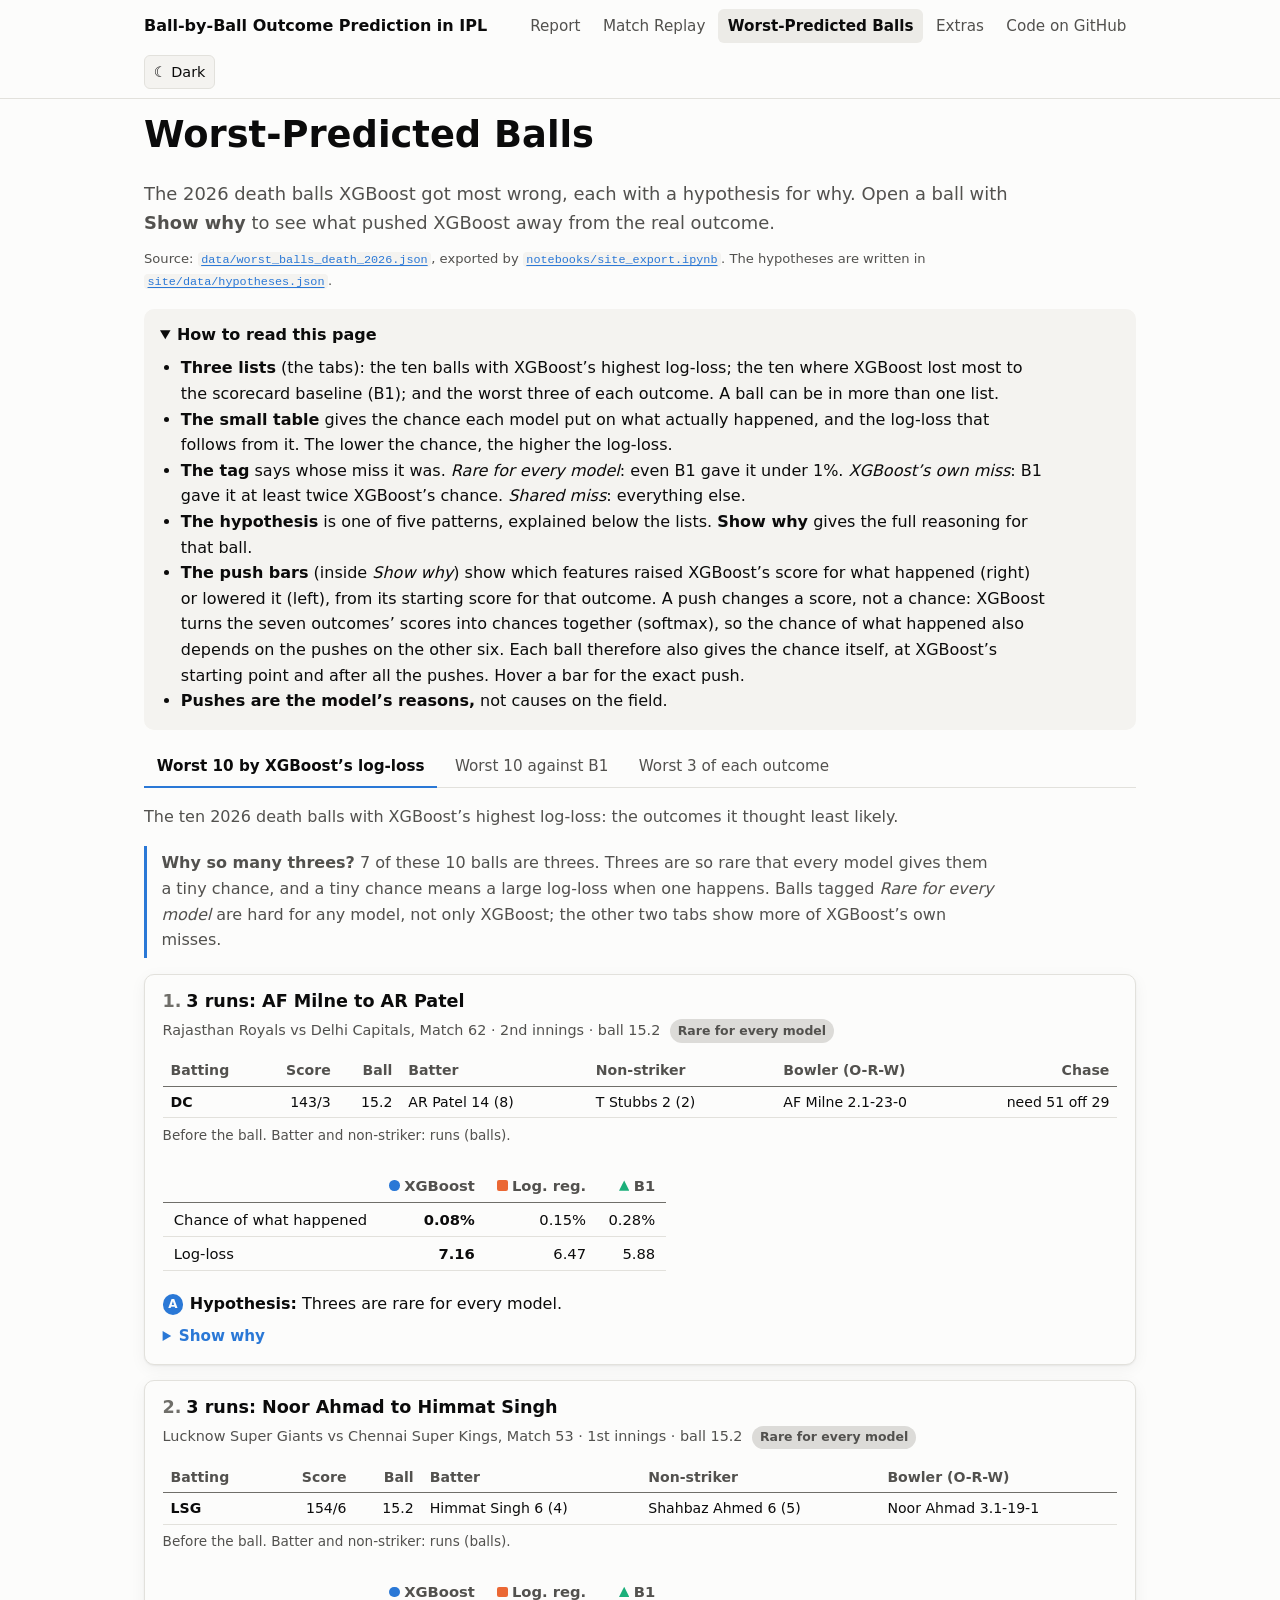
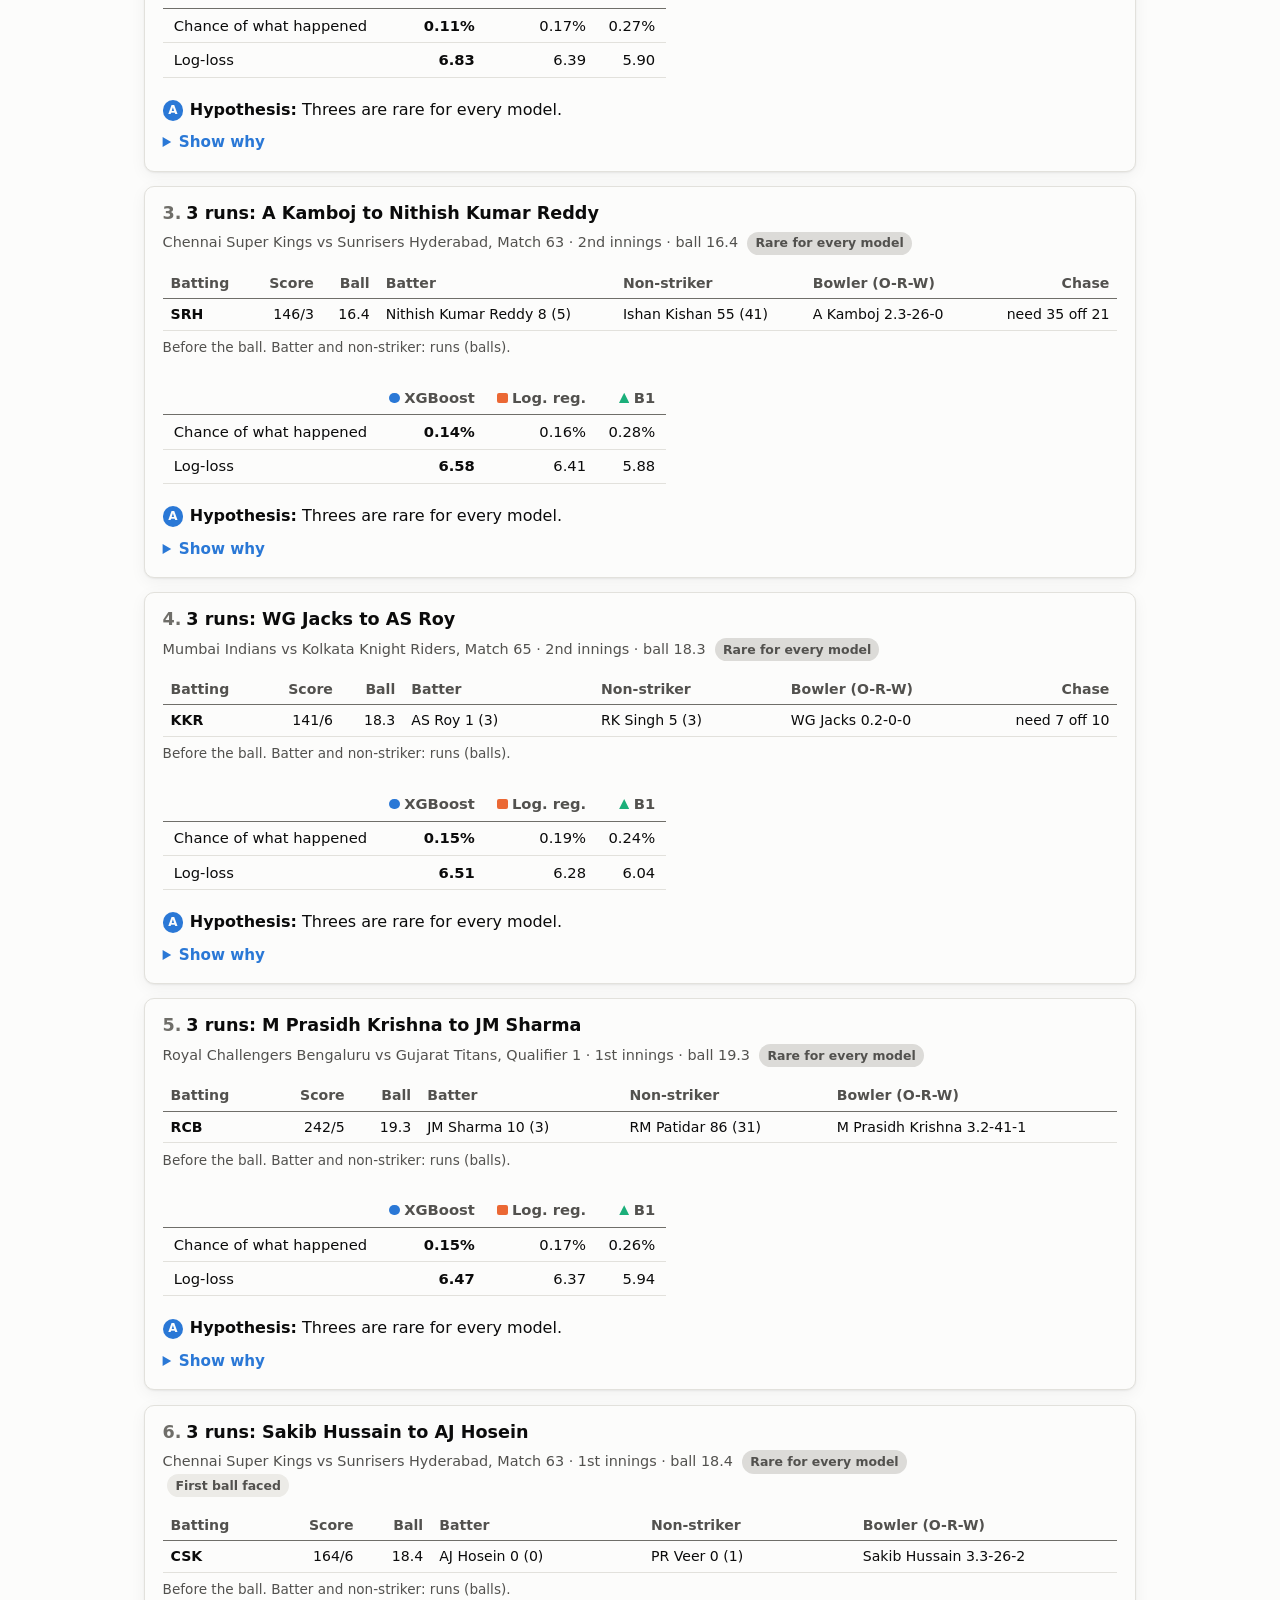
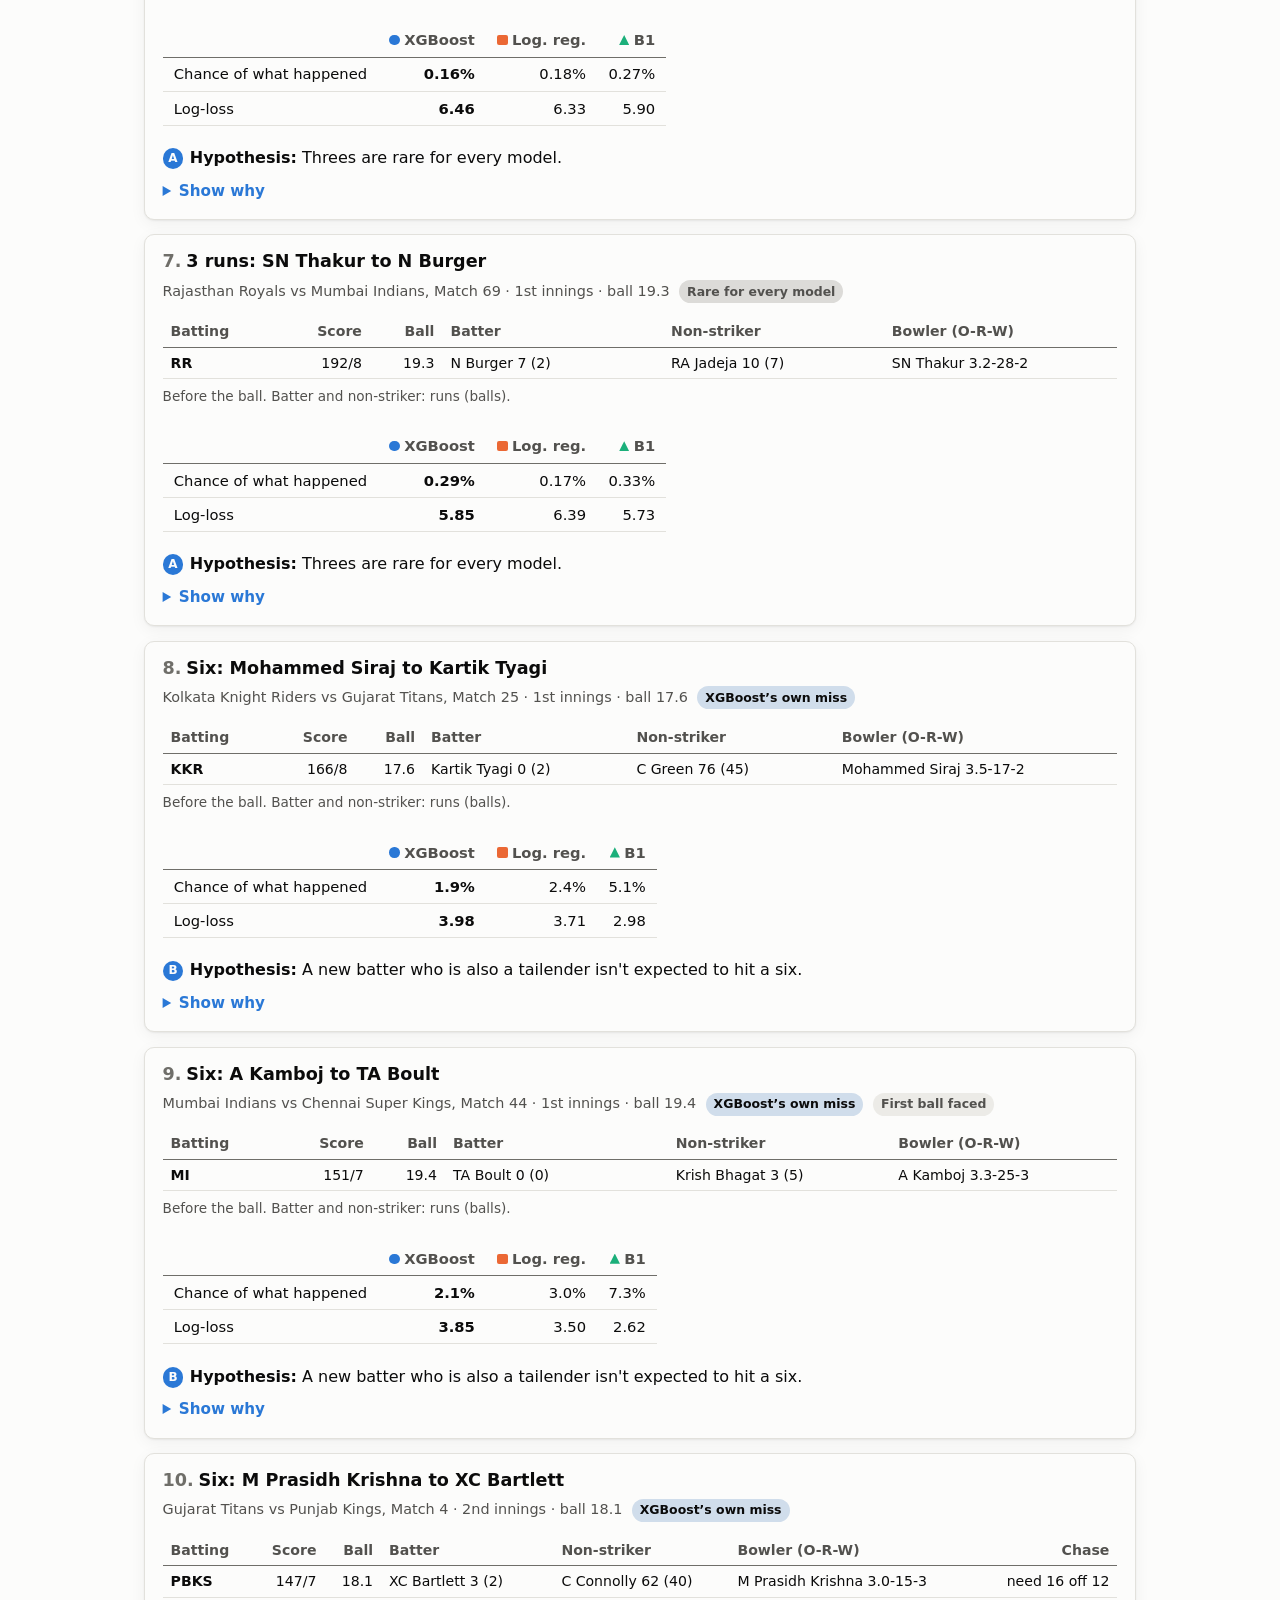
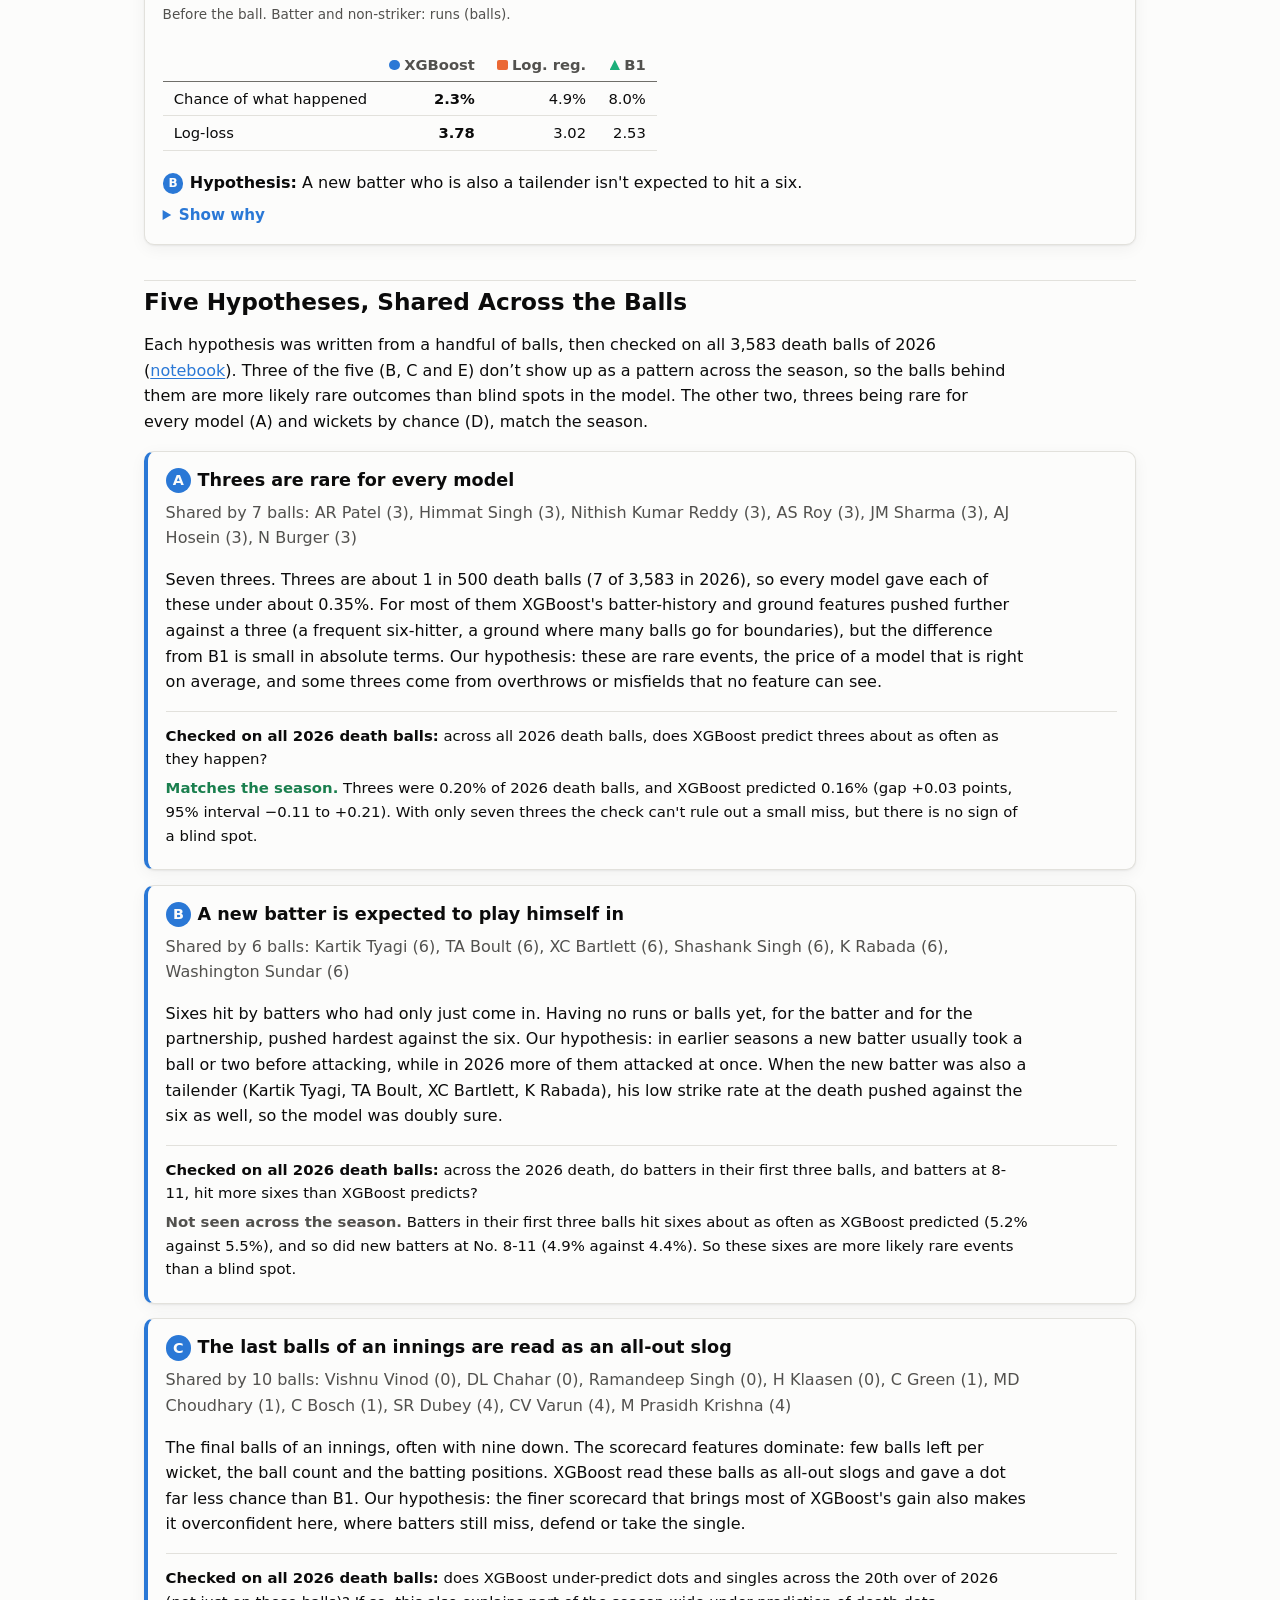
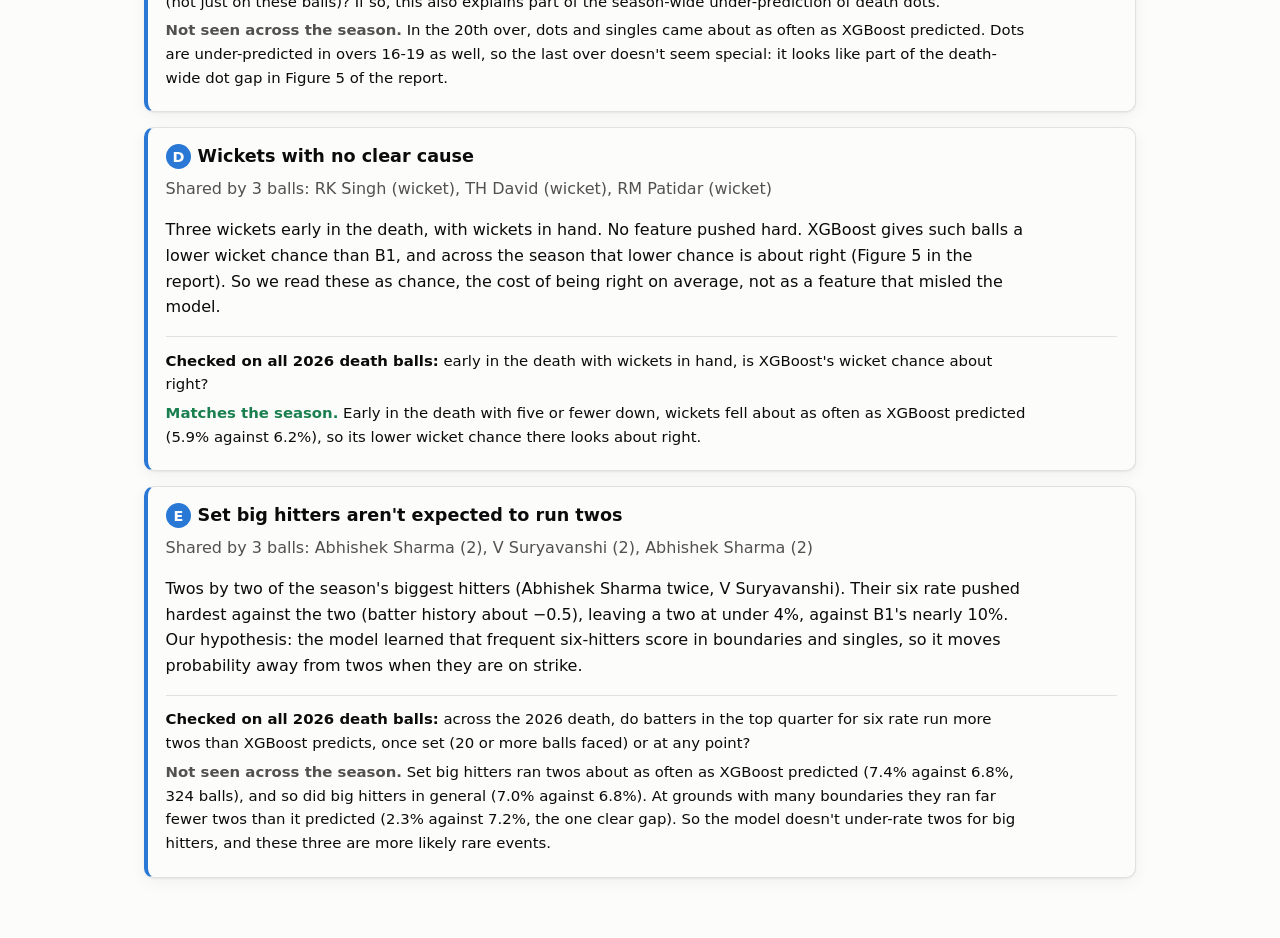
<file: site/worst.html>
<!doctype html>
<html lang="en">
<head>
<meta charset="utf-8">
<meta name="viewport" content="width=device-width, initial-scale=1">
<title>Worst-Predicted Balls</title>
<meta name="description" content="The 2026 IPL death balls XGBoost predicted worst, with what pushed it away from what happened and a hypothesis for each.">
<!-- COPY-PASTE: the worst-predicted balls page. The logic is in js/worst.js; the hypotheses are in data/hypotheses.json. -->
<script>try{var t=localStorage.getItem('theme');if(t)document.documentElement.dataset.theme=t;}catch(e){}</script>
<link rel="stylesheet" href="css/site.css">
<style>
  .mech { border-left: 4px solid var(--accent); }
  .letter { display: inline-grid; place-items: center; width: 1.6rem; height: 1.6rem; border-radius: 50%; background: var(--accent); color: var(--bg); font-weight: 700; font-size: .9rem; margin-right: .4rem; }
  .letter.sm { width: 1.3rem; height: 1.3rem; font-size: .75rem; vertical-align: 1px; }
  .ball-card .meta .tag { margin-left: .3rem; }
  table.mini { width: auto; font-size: .92rem; margin: .2rem 0 0; }
  table.mini th, table.mini td { padding: .3rem .7rem; }
  table.mini td.x { font-weight: 700; }
  table.mini td.l { min-width: 0; }
  @media (max-width: 600px) { table.mini { font-size: .85rem; } table.mini th, table.mini td { padding: .3rem .35rem; } }
  .hyp1 { margin: .7rem 0 .2rem; }
  details.why > summary { cursor: pointer; color: var(--accent); font-weight: 600; font-size: .95rem; margin-top: .5rem; width: fit-content; }
  details.why[open] > summary { margin-bottom: .4rem; }
  details.why h4 { margin: .9rem 0 .25rem; }
  .small { font-size: .85rem; margin: .3rem 0 0; }
  .checked { border-top: 1px solid var(--line); margin-top: .8rem; padding-top: .5rem; font-size: .93rem; }
  .checked p { margin: .3rem 0; }
  .verdict { font-weight: 700; }
  .verdict.no { color: var(--ink-2); }
  .verdict.yes { color: var(--good, var(--accent)); }
  .ball-card .meta { color: var(--ink-2); font-size: .9rem; margin: .1rem 0 .5rem; }
  .ball-card .rank { font-variant-numeric: tabular-nums; color: var(--ink-3); margin-right: .3rem; }
  .hyp { background: var(--panel); border-radius: 8px; padding: .55rem .8rem; margin: .6rem 0; }
  .net { font-size: .9rem; margin: .3rem 0 .5rem; }
</style>
</head>
<body data-root="../" data-page="worst">
<main>
<h1>Worst-Predicted Balls</h1>
<p class="lede">The 2026 death balls XGBoost got most wrong, each with a hypothesis for why. Open a ball with <b>Show why</b> to see what pushed XGBoost away from the real outcome.</p>
<p class="src">Source: <a href="https://github.com/arjunnamburi/ml_death_overs_ipl/blob/main/data/worst_balls_death_2026.json"><code>data/worst_balls_death_2026.json</code></a>, exported by <a href="https://github.com/arjunnamburi/ml_death_overs_ipl/blob/main/notebooks/site_export.ipynb"><code>notebooks/site_export.ipynb</code></a>. The hypotheses are written in <a href="https://github.com/arjunnamburi/ml_death_overs_ipl/blob/main/site/data/hypotheses.json"><code>site/data/hypotheses.json</code></a>.</p>

<details class="howto" open>
  <summary>How to read this page</summary>
  <ul>
    <li><b>Three lists</b> (the tabs): the ten balls with XGBoost’s highest log-loss; the ten where XGBoost lost most to the scorecard baseline (B1); and the worst three of each outcome. A ball can be in more than one list.</li>
    <li><b>The small table</b> gives the chance each model put on what actually happened, and the log-loss that follows from it. The lower the chance, the higher the log-loss.</li>
    <li><b>The tag</b> says whose miss it was. <i>Rare for every model</i>: even B1 gave it under 1%. <i>XGBoost’s own miss</i>: B1 gave it at least twice XGBoost’s chance. <i>Shared miss</i>: everything else.</li>
    <li><b>The hypothesis</b> is one of five patterns, explained below the lists. <b>Show why</b> gives the full reasoning for that ball.</li>
    <li><b>The push bars</b> (inside <i>Show why</i>) show which features raised XGBoost’s score for what happened (right) or lowered it (left), from its starting score for that outcome. A push changes a score, not a chance: XGBoost turns the seven outcomes’ scores into chances together (softmax), so the chance of what happened also depends on the pushes on the other six. Each ball therefore also gives the chance itself, at XGBoost’s starting point and after all the pushes. Hover a bar for the exact push.</li>
    <li><b>Pushes are the model’s reasons,</b> not causes on the field.</li>
  </ul>
</details>

<div class="tabs" role="tablist" id="tabs">
  <button role="tab" aria-selected="true" data-list="top10_loss">Worst 10 by XGBoost’s log-loss</button>
  <button role="tab" aria-selected="false" data-list="top10_vs_B1">Worst 10 against B1</button>
  <button role="tab" aria-selected="false" data-list="top3_per_outcome">Worst 3 of each outcome</button>
</div>
<p class="muted" id="list-intro">The ten 2026 death balls with XGBoost’s highest log-loss: the outcomes it thought least likely.</p>
<div class="note" id="list-note"><b>Why so many threes?</b> 7 of these 10 balls are threes. Threes are so rare that every model gives them a tiny chance, and a tiny chance means a large log-loss when one happens. Balls tagged <i>Rare for every model</i> are hard for any model, not only XGBoost; the other two tabs show more of XGBoost’s own misses.</div>
<div id="list"><article class="card ball-card" id="ball-292601"><h3><span class="rank">1.</span>3 runs: AF Milne to AR Patel</h3><p class="meta">Rajasthan Royals vs Delhi Capitals, Match 62 · 2nd innings · ball 15.2 <span class="tag rare" data-tip="Even the scorecard baseline gave this under 1%.">Rare for every model</span></p><div class="table-wrap"><table class="scorecard"><caption>Before the ball. Batter and non-striker: runs (balls).</caption><thead><tr><th>Batting</th><th>Score</th><th>Ball</th><th class="l">Batter</th><th class="l">Non-striker</th><th class="l">Bowler <span class="muted">(O-R-W)</span></th><th>Chase</th></tr></thead><tbody><tr><td title="Delhi Capitals"><b>DC</b></td><td class="num">143/3</td><td class="num">15.2</td><td class="l">AR Patel <span class="num">14 (8)</span></td><td class="l">T Stubbs <span class="num">2 (2)</span></td><td class="l">AF Milne <span class="num">2.1-23-0</span></td><td>need 51 off 29</td></tr></tbody></table></div><div class="table-wrap"><table class="mini"><thead><tr><th class="l"></th><th><span class="dot xgb"></span>XGBoost</th><th><span class="dot lr"></span>Log. reg.</th><th><span class="dot b1"></span>B1</th></tr></thead><tbody><tr><td class="l">Chance of what happened</td><td class="x">0.08%</td><td>0.15%</td><td>0.28%</td></tr><tr><td class="l">Log-loss</td><td class="x">7.16</td><td>6.47</td><td>5.88</td></tr></tbody></table></div><p class="hyp1"><span class="letter sm">A</span><b>Hypothesis:</b> Threes are rare for every model.</p><details class="why"><summary>Show why</summary><div class="hyp">The lowest-rated outcome of any 2026 death ball (0.08%). His six rate and a ground where 24% of balls go for boundaries pushed hardest (batter history −0.55, venue −0.42). Every model gave it under 0.3%. <a href="#mech-A">Read pattern A →</a></div><h4>What pushed XGBoost, by feature group</h4><p class="net">Net push <b>−1.46</b> on XGBoost’s score for what happened: +0.09 toward it and −1.55 away from it. <span class="muted">A push changes a score, not a chance. Together with the pushes on the other six outcomes’ scores, they take XGBoost’s chance of what happened from 0.31% at its starting point to 0.08% here.</span></p><div class="pushes"><div>Batter history</div><div class="push-track" tabindex="0" data-tip="Push −0.55: lowers XGBoost’s score for what happened by 0.55 (a score, not a chance)"><i class="neg" style="width:20.5%"></i><b style="right:calc(50% + 20.5% + 4px)">−0.55</b></div><div>Venue &amp; season</div><div class="push-track" tabindex="0" data-tip="Push −0.42: lowers XGBoost’s score for what happened by 0.42 (a score, not a chance)"><i class="neg" style="width:15.7%"></i><b style="right:calc(50% + 15.7% + 4px)">−0.42</b></div><div>Scorecard</div><div class="push-track" tabindex="0" data-tip="Push −0.19: lowers XGBoost’s score for what happened by 0.19 (a score, not a chance)"><i class="neg" style="width:7.1%"></i><b style="right:calc(50% + 7.1% + 4px)">−0.19</b></div><div>Chase</div><div class="push-track" tabindex="0" data-tip="Push −0.10: lowers XGBoost’s score for what happened by 0.10 (a score, not a chance)"><i class="neg" style="width:3.6%"></i><b style="right:calc(50% + 3.6% + 4px)">−0.10</b></div><div>Bowler history</div><div class="push-track" tabindex="0" data-tip="Push −0.10: lowers XGBoost’s score for what happened by 0.10 (a score, not a chance)"><i class="neg" style="width:3.5%"></i><b style="right:calc(50% + 3.5% + 4px)">−0.10</b></div><div>Matchup &amp; base rates</div><div class="push-track" tabindex="0" data-tip="Push −0.09: lowers XGBoost’s score for what happened by 0.09 (a score, not a chance)"><i class="neg" style="width:3.1%"></i><b style="right:calc(50% + 3.1% + 4px)">−0.09</b></div><div>Delivery</div><div class="push-track" tabindex="0" data-tip="Push −0.07: lowers XGBoost’s score for what happened by 0.07 (a score, not a chance)"><i class="neg" style="width:2.5%"></i><b style="right:calc(50% + 2.5% + 4px)">−0.07</b></div><div>Striker</div><div class="push-track" tabindex="0" data-tip="Push +0.08: raises XGBoost’s score for what happened by 0.08 (a score, not a chance)"><i class="pos" style="width:2.9%"></i><b style="left:calc(50% + 2.9% + 4px)">+0.08</b></div></div><p class="muted small">4 more groups pushed less than 0.05 each.</p><h4>The three features that pushed hardest away from what happened</h4><div class="pushes"><div>Striker's six rate, last 3 seasons <span class="muted">= 6.5%</span></div><div class="push-track" tabindex="0" data-tip="Push −0.30: lowers XGBoost’s score for what happened by 0.30 (a score, not a chance)"><i class="neg" style="width:11.1%"></i><b style="right:calc(50% + 11.1% + 4px)">−0.30</b></div><div>Striker's dismissal rate, last 3 seasons <span class="muted">= 5.7%</span></div><div class="push-track" tabindex="0" data-tip="Push −0.15: lowers XGBoost’s score for what happened by 0.15 (a score, not a chance)"><i class="neg" style="width:5.4%"></i><b style="right:calc(50% + 5.4% + 4px)">−0.15</b></div><div>Venue boundary rate, last 3 seasons <span class="muted">= 23.9%</span></div><div class="push-track" tabindex="0" data-tip="Push −0.14: lowers XGBoost’s score for what happened by 0.14 (a score, not a chance)"><i class="neg" style="width:5.3%"></i><b style="right:calc(50% + 5.3% + 4px)">−0.14</b></div></div><h4>What each model expected</h4><div class="pbars" role="table" aria-label="Chance each model gave each outcome"><div class="h" role="columnheader">Out-<br>come</div><div class="h" role="columnheader"><span class="dot xgb"></span>XGBoost</div><div class="h" role="columnheader"><span class="dot lr"></span>Log. reg.</div><div class="h" role="columnheader"><span class="dot b1"></span>B1</div><div class="" role="rowheader">0 •</div><div class="pbar" style="" data-tip="XGBoost: 16.7% for 0 runs"><i style="width:35.9%;background:var(--xgb);opacity:0.55"></i><span class="">16.7%</span></div><div class="pbar" style="" data-tip="Logistic regression: 20.0% for 0 runs"><i style="width:42.9%;background:var(--lr);opacity:0.55"></i><span class="">20.0%</span></div><div class="pbar" style="" data-tip="Scorecard baseline (B1): 19.5% for 0 runs"><i style="width:41.8%;background:var(--b1);opacity:0.55"></i><span class="">19.5%</span></div><div class="" role="rowheader">1</div><div class="pbar" style="" data-tip="XGBoost: 45.4% for 1 run"><i style="width:97.4%;background:var(--xgb);opacity:0.55"></i><span class="">45.4%</span></div><div class="pbar" style="" data-tip="Logistic regression: 46.6% for 1 run"><i style="width:100.0%;background:var(--lr);opacity:0.55"></i><span class="">46.6%</span></div><div class="pbar" style="" data-tip="Scorecard baseline (B1): 42.8% for 1 run"><i style="width:91.9%;background:var(--b1);opacity:0.55"></i><span class="">42.8%</span></div><div class="" role="rowheader">2</div><div class="pbar" style="" data-tip="XGBoost: 6.2% for 2 runs"><i style="width:13.3%;background:var(--xgb);opacity:0.55"></i><span class="">6.2%</span></div><div class="pbar" style="" data-tip="Logistic regression: 6.0% for 2 runs"><i style="width:12.9%;background:var(--lr);opacity:0.55"></i><span class="">6.0%</span></div><div class="pbar" style="" data-tip="Scorecard baseline (B1): 9.2% for 2 runs"><i style="width:19.7%;background:var(--b1);opacity:0.55"></i><span class="">9.2%</span></div><div class="hit" role="rowheader">3</div><div class="pbar hit-cell" style="outline:2px solid var(--ink);outline-offset:-2px" data-tip="XGBoost: 0.08% for 3 runs"><i style="width:0.2%;background:var(--xgb);opacity:1"></i><span class="hit">0.08%</span></div><div class="pbar hit-cell" style="outline:2px solid var(--ink);outline-offset:-2px" data-tip="Logistic regression: 0.15% for 3 runs"><i style="width:0.3%;background:var(--lr);opacity:1"></i><span class="hit">0.15%</span></div><div class="pbar hit-cell" style="outline:2px solid var(--ink);outline-offset:-2px" data-tip="Scorecard baseline (B1): 0.28% for 3 runs"><i style="width:0.6%;background:var(--b1);opacity:1"></i><span class="hit">0.28%</span></div><div class="" role="rowheader">4</div><div class="pbar" style="" data-tip="XGBoost: 14.4% for 4 runs"><i style="width:31.0%;background:var(--xgb);opacity:0.55"></i><span class="">14.4%</span></div><div class="pbar" style="" data-tip="Logistic regression: 14.4% for 4 runs"><i style="width:31.0%;background:var(--lr);opacity:0.55"></i><span class="">14.4%</span></div><div class="pbar" style="" data-tip="Scorecard baseline (B1): 12.2% for 4 runs"><i style="width:26.1%;background:var(--b1);opacity:0.55"></i><span class="">12.2%</span></div><div class="" role="rowheader">6</div><div class="pbar" style="" data-tip="XGBoost: 11.3% for 6 runs"><i style="width:24.3%;background:var(--xgb);opacity:0.55"></i><span class="">11.3%</span></div><div class="pbar" style="" data-tip="Logistic regression: 7.2% for 6 runs"><i style="width:15.6%;background:var(--lr);opacity:0.55"></i><span class="">7.2%</span></div><div class="pbar" style="" data-tip="Scorecard baseline (B1): 8.6% for 6 runs"><i style="width:18.5%;background:var(--b1);opacity:0.55"></i><span class="">8.6%</span></div><div class="" role="rowheader">W</div><div class="pbar" style="" data-tip="XGBoost: 5.9% for a wicket"><i style="width:12.6%;background:var(--xgb);opacity:0.55"></i><span class="">5.9%</span></div><div class="pbar" style="" data-tip="Logistic regression: 5.5% for a wicket"><i style="width:11.9%;background:var(--lr);opacity:0.55"></i><span class="">5.5%</span></div><div class="pbar" style="" data-tip="Scorecard baseline (B1): 7.4% for a wicket"><i style="width:16.0%;background:var(--b1);opacity:0.55"></i><span class="">7.4%</span></div></div></details></article><article class="card ball-card" id="ball-290273"><h3><span class="rank">2.</span>3 runs: Noor Ahmad to Himmat Singh</h3><p class="meta">Lucknow Super Giants vs Chennai Super Kings, Match 53 · 1st innings · ball 15.2 <span class="tag rare" data-tip="Even the scorecard baseline gave this under 1%.">Rare for every model</span></p><div class="table-wrap"><table class="scorecard"><caption>Before the ball. Batter and non-striker: runs (balls).</caption><thead><tr><th>Batting</th><th>Score</th><th>Ball</th><th class="l">Batter</th><th class="l">Non-striker</th><th class="l">Bowler <span class="muted">(O-R-W)</span></th></tr></thead><tbody><tr><td title="Lucknow Super Giants"><b>LSG</b></td><td class="num">154/6</td><td class="num">15.2</td><td class="l">Himmat Singh <span class="num">6 (4)</span></td><td class="l">Shahbaz Ahmed <span class="num">6 (5)</span></td><td class="l">Noor Ahmad <span class="num">3.1-19-1</span></td></tr></tbody></table></div><div class="table-wrap"><table class="mini"><thead><tr><th class="l"></th><th><span class="dot xgb"></span>XGBoost</th><th><span class="dot lr"></span>Log. reg.</th><th><span class="dot b1"></span>B1</th></tr></thead><tbody><tr><td class="l">Chance of what happened</td><td class="x">0.11%</td><td>0.17%</td><td>0.27%</td></tr><tr><td class="l">Log-loss</td><td class="x">6.83</td><td>6.39</td><td>5.90</td></tr></tbody></table></div><p class="hyp1"><span class="letter sm">A</span><b>Hypothesis:</b> Threes are rare for every model.</p><details class="why"><summary>Show why</summary><div class="hyp">Every run he had scored so far came in boundaries, and his six rate pushed against a three too (batter history −0.45, striker −0.20). Every model gave it under 0.3%. <a href="#mech-A">Read pattern A →</a></div><h4>What pushed XGBoost, by feature group</h4><p class="net">Net push <b>−1.09</b> on XGBoost’s score for what happened: +0.21 toward it and −1.30 away from it. <span class="muted">A push changes a score, not a chance. Together with the pushes on the other six outcomes’ scores, they take XGBoost’s chance of what happened from 0.31% at its starting point to 0.11% here.</span></p><div class="pushes"><div>Batter history</div><div class="push-track" tabindex="0" data-tip="Push −0.45: lowers XGBoost’s score for what happened by 0.45 (a score, not a chance)"><i class="neg" style="width:16.6%"></i><b style="right:calc(50% + 16.6% + 4px)">−0.45</b></div><div>Venue &amp; season</div><div class="push-track" tabindex="0" data-tip="Push −0.34: lowers XGBoost’s score for what happened by 0.34 (a score, not a chance)"><i class="neg" style="width:12.6%"></i><b style="right:calc(50% + 12.6% + 4px)">−0.34</b></div><div>Striker</div><div class="push-track" tabindex="0" data-tip="Push −0.20: lowers XGBoost’s score for what happened by 0.20 (a score, not a chance)"><i class="neg" style="width:7.2%"></i><b style="right:calc(50% + 7.2% + 4px)">−0.20</b></div><div>Scorecard</div><div class="push-track" tabindex="0" data-tip="Push −0.09: lowers XGBoost’s score for what happened by 0.09 (a score, not a chance)"><i class="neg" style="width:3.4%"></i><b style="right:calc(50% + 3.4% + 4px)">−0.09</b></div><div>Momentum</div><div class="push-track" tabindex="0" data-tip="Push −0.07: lowers XGBoost’s score for what happened by 0.07 (a score, not a chance)"><i class="neg" style="width:2.8%"></i><b style="right:calc(50% + 2.8% + 4px)">−0.07</b></div><div>Matchup &amp; base rates</div><div class="push-track" tabindex="0" data-tip="Push −0.07: lowers XGBoost’s score for what happened by 0.07 (a score, not a chance)"><i class="neg" style="width:2.7%"></i><b style="right:calc(50% + 2.7% + 4px)">−0.07</b></div><div>Bowler history</div><div class="push-track" tabindex="0" data-tip="Push −0.05: lowers XGBoost’s score for what happened by 0.05 (a score, not a chance)"><i class="neg" style="width:2.0%"></i><b style="right:calc(50% + 2.0% + 4px)">−0.05</b></div><div>Partnership</div><div class="push-track" tabindex="0" data-tip="Push +0.08: raises XGBoost’s score for what happened by 0.08 (a score, not a chance)"><i class="pos" style="width:2.9%"></i><b style="left:calc(50% + 2.9% + 4px)">+0.08</b></div><div>Delivery</div><div class="push-track" tabindex="0" data-tip="Push +0.10: raises XGBoost’s score for what happened by 0.10 (a score, not a chance)"><i class="pos" style="width:3.7%"></i><b style="left:calc(50% + 3.7% + 4px)">+0.10</b></div></div><p class="muted small">3 more groups pushed less than 0.05 each.</p><h4>The three features that pushed hardest away from what happened</h4><div class="pushes"><div>Striker's six rate, last 3 seasons <span class="muted">= 7.7%</span></div><div class="push-track" tabindex="0" data-tip="Push −0.31: lowers XGBoost’s score for what happened by 0.31 (a score, not a chance)"><i class="neg" style="width:11.6%"></i><b style="right:calc(50% + 11.6% + 4px)">−0.31</b></div><div>Share of the striker's runs from boundaries <span class="muted">= 100.0%</span></div><div class="push-track" tabindex="0" data-tip="Push −0.17: lowers XGBoost’s score for what happened by 0.17 (a score, not a chance)"><i class="neg" style="width:6.4%"></i><b style="right:calc(50% + 6.4% + 4px)">−0.17</b></div><div>Venue boundary rate, last 3 seasons <span class="muted">= 18.4%</span></div><div class="push-track" tabindex="0" data-tip="Push −0.15: lowers XGBoost’s score for what happened by 0.15 (a score, not a chance)"><i class="neg" style="width:5.6%"></i><b style="right:calc(50% + 5.6% + 4px)">−0.15</b></div></div><h4>What each model expected</h4><div class="pbars" role="table" aria-label="Chance each model gave each outcome"><div class="h" role="columnheader">Out-<br>come</div><div class="h" role="columnheader"><span class="dot xgb"></span>XGBoost</div><div class="h" role="columnheader"><span class="dot lr"></span>Log. reg.</div><div class="h" role="columnheader"><span class="dot b1"></span>B1</div><div class="" role="rowheader">0 •</div><div class="pbar" style="" data-tip="XGBoost: 27.4% for 0 runs"><i style="width:62.9%;background:var(--xgb);opacity:0.55"></i><span class="">27.4%</span></div><div class="pbar" style="" data-tip="Logistic regression: 29.6% for 0 runs"><i style="width:68.0%;background:var(--lr);opacity:0.55"></i><span class="">29.6%</span></div><div class="pbar" style="" data-tip="Scorecard baseline (B1): 21.7% for 0 runs"><i style="width:49.9%;background:var(--b1);opacity:0.55"></i><span class="">21.7%</span></div><div class="" role="rowheader">1</div><div class="pbar" style="" data-tip="XGBoost: 43.5% for 1 run"><i style="width:100.0%;background:var(--xgb);opacity:0.55"></i><span class="">43.5%</span></div><div class="pbar" style="" data-tip="Logistic regression: 42.6% for 1 run"><i style="width:97.8%;background:var(--lr);opacity:0.55"></i><span class="">42.6%</span></div><div class="pbar" style="" data-tip="Scorecard baseline (B1): 40.0% for 1 run"><i style="width:91.9%;background:var(--b1);opacity:0.55"></i><span class="">40.0%</span></div><div class="" role="rowheader">2</div><div class="pbar" style="" data-tip="XGBoost: 6.3% for 2 runs"><i style="width:14.4%;background:var(--xgb);opacity:0.55"></i><span class="">6.3%</span></div><div class="pbar" style="" data-tip="Logistic regression: 5.8% for 2 runs"><i style="width:13.3%;background:var(--lr);opacity:0.55"></i><span class="">5.8%</span></div><div class="pbar" style="" data-tip="Scorecard baseline (B1): 9.4% for 2 runs"><i style="width:21.6%;background:var(--b1);opacity:0.55"></i><span class="">9.4%</span></div><div class="hit" role="rowheader">3</div><div class="pbar hit-cell" style="outline:2px solid var(--ink);outline-offset:-2px" data-tip="XGBoost: 0.11% for 3 runs"><i style="width:0.3%;background:var(--xgb);opacity:1"></i><span class="hit">0.11%</span></div><div class="pbar hit-cell" style="outline:2px solid var(--ink);outline-offset:-2px" data-tip="Logistic regression: 0.17% for 3 runs"><i style="width:0.4%;background:var(--lr);opacity:1"></i><span class="hit">0.17%</span></div><div class="pbar hit-cell" style="outline:2px solid var(--ink);outline-offset:-2px" data-tip="Scorecard baseline (B1): 0.27% for 3 runs"><i style="width:0.6%;background:var(--b1);opacity:1"></i><span class="hit">0.27%</span></div><div class="" role="rowheader">4</div><div class="pbar" style="" data-tip="XGBoost: 7.2% for 4 runs"><i style="width:16.6%;background:var(--xgb);opacity:0.55"></i><span class="">7.2%</span></div><div class="pbar" style="" data-tip="Logistic regression: 8.5% for 4 runs"><i style="width:19.6%;background:var(--lr);opacity:0.55"></i><span class="">8.5%</span></div><div class="pbar" style="" data-tip="Scorecard baseline (B1): 11.1% for 4 runs"><i style="width:25.5%;background:var(--b1);opacity:0.55"></i><span class="">11.1%</span></div><div class="" role="rowheader">6</div><div class="pbar" style="" data-tip="XGBoost: 8.7% for 6 runs"><i style="width:19.9%;background:var(--xgb);opacity:0.55"></i><span class="">8.7%</span></div><div class="pbar" style="" data-tip="Logistic regression: 5.9% for 6 runs"><i style="width:13.5%;background:var(--lr);opacity:0.55"></i><span class="">5.9%</span></div><div class="pbar" style="" data-tip="Scorecard baseline (B1): 7.3% for 6 runs"><i style="width:16.7%;background:var(--b1);opacity:0.55"></i><span class="">7.3%</span></div><div class="" role="rowheader">W</div><div class="pbar" style="" data-tip="XGBoost: 6.8% for a wicket"><i style="width:15.6%;background:var(--xgb);opacity:0.55"></i><span class="">6.8%</span></div><div class="pbar" style="" data-tip="Logistic regression: 7.4% for a wicket"><i style="width:16.9%;background:var(--lr);opacity:0.55"></i><span class="">7.4%</span></div><div class="pbar" style="" data-tip="Scorecard baseline (B1): 10.2% for a wicket"><i style="width:23.4%;background:var(--b1);opacity:0.55"></i><span class="">10.2%</span></div></div></details></article><article class="card ball-card" id="ball-292861"><h3><span class="rank">3.</span>3 runs: A Kamboj to Nithish Kumar Reddy</h3><p class="meta">Chennai Super Kings vs Sunrisers Hyderabad, Match 63 · 2nd innings · ball 16.4 <span class="tag rare" data-tip="Even the scorecard baseline gave this under 1%.">Rare for every model</span></p><div class="table-wrap"><table class="scorecard"><caption>Before the ball. Batter and non-striker: runs (balls).</caption><thead><tr><th>Batting</th><th>Score</th><th>Ball</th><th class="l">Batter</th><th class="l">Non-striker</th><th class="l">Bowler <span class="muted">(O-R-W)</span></th><th>Chase</th></tr></thead><tbody><tr><td title="Sunrisers Hyderabad"><b>SRH</b></td><td class="num">146/3</td><td class="num">16.4</td><td class="l">Nithish Kumar Reddy <span class="num">8 (5)</span></td><td class="l">Ishan Kishan <span class="num">55 (41)</span></td><td class="l">A Kamboj <span class="num">2.3-26-0</span></td><td>need 35 off 21</td></tr></tbody></table></div><div class="table-wrap"><table class="mini"><thead><tr><th class="l"></th><th><span class="dot xgb"></span>XGBoost</th><th><span class="dot lr"></span>Log. reg.</th><th><span class="dot b1"></span>B1</th></tr></thead><tbody><tr><td class="l">Chance of what happened</td><td class="x">0.14%</td><td>0.16%</td><td>0.28%</td></tr><tr><td class="l">Log-loss</td><td class="x">6.58</td><td>6.41</td><td>5.88</td></tr></tbody></table></div><p class="hyp1"><span class="letter sm">A</span><b>Hypothesis:</b> Threes are rare for every model.</p><details class="why"><summary>Show why</summary><div class="hyp">Here the ground mattered most (venue and season −0.41, batter history −0.21). Every model gave it under 0.3%. <a href="#mech-A">Read pattern A →</a></div><h4>What pushed XGBoost, by feature group</h4><p class="net">Net push <b>−0.88</b> on XGBoost’s score for what happened: +0.07 toward it and −0.95 away from it. <span class="muted">A push changes a score, not a chance. Together with the pushes on the other six outcomes’ scores, they take XGBoost’s chance of what happened from 0.31% at its starting point to 0.14% here.</span></p><div class="pushes"><div>Venue &amp; season</div><div class="push-track" tabindex="0" data-tip="Push −0.41: lowers XGBoost’s score for what happened by 0.41 (a score, not a chance)"><i class="neg" style="width:15.3%"></i><b style="right:calc(50% + 15.3% + 4px)">−0.41</b></div><div>Batter history</div><div class="push-track" tabindex="0" data-tip="Push −0.21: lowers XGBoost’s score for what happened by 0.21 (a score, not a chance)"><i class="neg" style="width:8.0%"></i><b style="right:calc(50% + 8.0% + 4px)">−0.21</b></div><div>Momentum</div><div class="push-track" tabindex="0" data-tip="Push −0.08: lowers XGBoost’s score for what happened by 0.08 (a score, not a chance)"><i class="neg" style="width:3.0%"></i><b style="right:calc(50% + 3.0% + 4px)">−0.08</b></div><div>Matchup &amp; base rates</div><div class="push-track" tabindex="0" data-tip="Push −0.08: lowers XGBoost’s score for what happened by 0.08 (a score, not a chance)"><i class="neg" style="width:2.8%"></i><b style="right:calc(50% + 2.8% + 4px)">−0.08</b></div><div>Delivery</div><div class="push-track" tabindex="0" data-tip="Push −0.07: lowers XGBoost’s score for what happened by 0.07 (a score, not a chance)"><i class="neg" style="width:2.6%"></i><b style="right:calc(50% + 2.6% + 4px)">−0.07</b></div></div><p class="muted small">7 more groups pushed less than 0.05 each.</p><h4>The three features that pushed hardest away from what happened</h4><div class="pushes"><div>Striker's six rate, last 3 seasons <span class="muted">= 8.1%</span></div><div class="push-track" tabindex="0" data-tip="Push −0.21: lowers XGBoost’s score for what happened by 0.21 (a score, not a chance)"><i class="neg" style="width:7.7%"></i><b style="right:calc(50% + 7.7% + 4px)">−0.21</b></div><div>Venue boundary rate, last 3 seasons <span class="muted">= 18.6%</span></div><div class="push-track" tabindex="0" data-tip="Push −0.16: lowers XGBoost’s score for what happened by 0.16 (a score, not a chance)"><i class="neg" style="width:5.8%"></i><b style="right:calc(50% + 5.8% + 4px)">−0.16</b></div><div>Balls at this venue, last 3 seasons <span class="muted">= 4,797</span></div><div class="push-track" tabindex="0" data-tip="Push −0.11: lowers XGBoost’s score for what happened by 0.11 (a score, not a chance)"><i class="neg" style="width:4.1%"></i><b style="right:calc(50% + 4.1% + 4px)">−0.11</b></div></div><h4>What each model expected</h4><div class="pbars" role="table" aria-label="Chance each model gave each outcome"><div class="h" role="columnheader">Out-<br>come</div><div class="h" role="columnheader"><span class="dot xgb"></span>XGBoost</div><div class="h" role="columnheader"><span class="dot lr"></span>Log. reg.</div><div class="h" role="columnheader"><span class="dot b1"></span>B1</div><div class="" role="rowheader">0 •</div><div class="pbar" style="" data-tip="XGBoost: 17.3% for 0 runs"><i style="width:38.6%;background:var(--xgb);opacity:0.55"></i><span class="">17.3%</span></div><div class="pbar" style="" data-tip="Logistic regression: 21.2% for 0 runs"><i style="width:47.4%;background:var(--lr);opacity:0.55"></i><span class="">21.2%</span></div><div class="pbar" style="" data-tip="Scorecard baseline (B1): 19.5% for 0 runs"><i style="width:43.6%;background:var(--b1);opacity:0.55"></i><span class="">19.5%</span></div><div class="" role="rowheader">1</div><div class="pbar" style="" data-tip="XGBoost: 44.7% for 1 run"><i style="width:100.0%;background:var(--xgb);opacity:0.55"></i><span class="">44.7%</span></div><div class="pbar" style="" data-tip="Logistic regression: 42.3% for 1 run"><i style="width:94.5%;background:var(--lr);opacity:0.55"></i><span class="">42.3%</span></div><div class="pbar" style="" data-tip="Scorecard baseline (B1): 42.8% for 1 run"><i style="width:95.8%;background:var(--b1);opacity:0.55"></i><span class="">42.8%</span></div><div class="" role="rowheader">2</div><div class="pbar" style="" data-tip="XGBoost: 8.2% for 2 runs"><i style="width:18.3%;background:var(--xgb);opacity:0.55"></i><span class="">8.2%</span></div><div class="pbar" style="" data-tip="Logistic regression: 7.5% for 2 runs"><i style="width:16.8%;background:var(--lr);opacity:0.55"></i><span class="">7.5%</span></div><div class="pbar" style="" data-tip="Scorecard baseline (B1): 9.2% for 2 runs"><i style="width:20.5%;background:var(--b1);opacity:0.55"></i><span class="">9.2%</span></div><div class="hit" role="rowheader">3</div><div class="pbar hit-cell" style="outline:2px solid var(--ink);outline-offset:-2px" data-tip="XGBoost: 0.14% for 3 runs"><i style="width:0.3%;background:var(--xgb);opacity:1"></i><span class="hit">0.14%</span></div><div class="pbar hit-cell" style="outline:2px solid var(--ink);outline-offset:-2px" data-tip="Logistic regression: 0.16% for 3 runs"><i style="width:0.4%;background:var(--lr);opacity:1"></i><span class="hit">0.16%</span></div><div class="pbar hit-cell" style="outline:2px solid var(--ink);outline-offset:-2px" data-tip="Scorecard baseline (B1): 0.28% for 3 runs"><i style="width:0.6%;background:var(--b1);opacity:1"></i><span class="hit">0.28%</span></div><div class="" role="rowheader">4</div><div class="pbar" style="" data-tip="XGBoost: 14.3% for 4 runs"><i style="width:31.9%;background:var(--xgb);opacity:0.55"></i><span class="">14.3%</span></div><div class="pbar" style="" data-tip="Logistic regression: 13.9% for 4 runs"><i style="width:31.0%;background:var(--lr);opacity:0.55"></i><span class="">13.9%</span></div><div class="pbar" style="" data-tip="Scorecard baseline (B1): 12.2% for 4 runs"><i style="width:27.2%;background:var(--b1);opacity:0.55"></i><span class="">12.2%</span></div><div class="" role="rowheader">6</div><div class="pbar" style="" data-tip="XGBoost: 9.0% for 6 runs"><i style="width:20.2%;background:var(--xgb);opacity:0.55"></i><span class="">9.0%</span></div><div class="pbar" style="" data-tip="Logistic regression: 8.7% for 6 runs"><i style="width:19.4%;background:var(--lr);opacity:0.55"></i><span class="">8.7%</span></div><div class="pbar" style="" data-tip="Scorecard baseline (B1): 8.6% for 6 runs"><i style="width:19.3%;background:var(--b1);opacity:0.55"></i><span class="">8.6%</span></div><div class="" role="rowheader">W</div><div class="pbar" style="" data-tip="XGBoost: 6.4% for a wicket"><i style="width:14.2%;background:var(--xgb);opacity:0.55"></i><span class="">6.4%</span></div><div class="pbar" style="" data-tip="Logistic regression: 6.3% for a wicket"><i style="width:14.1%;background:var(--lr);opacity:0.55"></i><span class="">6.3%</span></div><div class="pbar" style="" data-tip="Scorecard baseline (B1): 7.4% for a wicket"><i style="width:16.6%;background:var(--b1);opacity:0.55"></i><span class="">7.4%</span></div></div></details></article><article class="card ball-card" id="ball-293367"><h3><span class="rank">4.</span>3 runs: WG Jacks to AS Roy</h3><p class="meta">Mumbai Indians vs Kolkata Knight Riders, Match 65 · 2nd innings · ball 18.3 <span class="tag rare" data-tip="Even the scorecard baseline gave this under 1%.">Rare for every model</span></p><div class="table-wrap"><table class="scorecard"><caption>Before the ball. Batter and non-striker: runs (balls).</caption><thead><tr><th>Batting</th><th>Score</th><th>Ball</th><th class="l">Batter</th><th class="l">Non-striker</th><th class="l">Bowler <span class="muted">(O-R-W)</span></th><th>Chase</th></tr></thead><tbody><tr><td title="Kolkata Knight Riders"><b>KKR</b></td><td class="num">141/6</td><td class="num">18.3</td><td class="l">AS Roy <span class="num">1 (3)</span></td><td class="l">RK Singh <span class="num">5 (3)</span></td><td class="l">WG Jacks <span class="num">0.2-0-0</span></td><td>need 7 off 10</td></tr></tbody></table></div><div class="table-wrap"><table class="mini"><thead><tr><th class="l"></th><th><span class="dot xgb"></span>XGBoost</th><th><span class="dot lr"></span>Log. reg.</th><th><span class="dot b1"></span>B1</th></tr></thead><tbody><tr><td class="l">Chance of what happened</td><td class="x">0.15%</td><td>0.19%</td><td>0.24%</td></tr><tr><td class="l">Log-loss</td><td class="x">6.51</td><td>6.28</td><td>6.04</td></tr></tbody></table></div><p class="hyp1"><span class="letter sm">A</span><b>Hypothesis:</b> Threes are rare for every model.</p><details class="why"><summary>Show why</summary><div class="hyp">Batter history (−0.43), the ground (−0.27) and the bowler's dot-ball rate (−0.22) all pushed against a three. Every model gave it under 0.25%. <a href="#mech-A">Read pattern A →</a></div><h4>What pushed XGBoost, by feature group</h4><p class="net">Net push <b>−0.76</b> on XGBoost’s score for what happened: +0.34 toward it and −1.10 away from it. <span class="muted">A push changes a score, not a chance. Together with the pushes on the other six outcomes’ scores, they take XGBoost’s chance of what happened from 0.31% at its starting point to 0.15% here.</span></p><div class="pushes"><div>Batter history</div><div class="push-track" tabindex="0" data-tip="Push −0.43: lowers XGBoost’s score for what happened by 0.43 (a score, not a chance)"><i class="neg" style="width:15.9%"></i><b style="right:calc(50% + 15.9% + 4px)">−0.43</b></div><div>Venue &amp; season</div><div class="push-track" tabindex="0" data-tip="Push −0.27: lowers XGBoost’s score for what happened by 0.27 (a score, not a chance)"><i class="neg" style="width:10.1%"></i><b style="right:calc(50% + 10.1% + 4px)">−0.27</b></div><div>Bowler history</div><div class="push-track" tabindex="0" data-tip="Push −0.22: lowers XGBoost’s score for what happened by 0.22 (a score, not a chance)"><i class="neg" style="width:8.1%"></i><b style="right:calc(50% + 8.1% + 4px)">−0.22</b></div><div>Momentum</div><div class="push-track" tabindex="0" data-tip="Push −0.07: lowers XGBoost’s score for what happened by 0.07 (a score, not a chance)"><i class="neg" style="width:2.6%"></i><b style="right:calc(50% + 2.6% + 4px)">−0.07</b></div><div>Matchup &amp; base rates</div><div class="push-track" tabindex="0" data-tip="Push −0.07: lowers XGBoost’s score for what happened by 0.07 (a score, not a chance)"><i class="neg" style="width:2.6%"></i><b style="right:calc(50% + 2.6% + 4px)">−0.07</b></div><div>Delivery</div><div class="push-track" tabindex="0" data-tip="Push +0.08: raises XGBoost’s score for what happened by 0.08 (a score, not a chance)"><i class="pos" style="width:2.9%"></i><b style="left:calc(50% + 2.9% + 4px)">+0.08</b></div><div>Striker</div><div class="push-track" tabindex="0" data-tip="Push +0.08: raises XGBoost’s score for what happened by 0.08 (a score, not a chance)"><i class="pos" style="width:3.0%"></i><b style="left:calc(50% + 3.0% + 4px)">+0.08</b></div><div>Chase</div><div class="push-track" tabindex="0" data-tip="Push +0.11: raises XGBoost’s score for what happened by 0.11 (a score, not a chance)"><i class="pos" style="width:4.0%"></i><b style="left:calc(50% + 4.0% + 4px)">+0.11</b></div></div><p class="muted small">4 more groups pushed less than 0.05 each.</p><h4>The three features that pushed hardest away from what happened</h4><div class="pushes"><div>Striker's six rate, last 3 seasons <span class="muted">= 7.7%</span></div><div class="push-track" tabindex="0" data-tip="Push −0.30: lowers XGBoost’s score for what happened by 0.30 (a score, not a chance)"><i class="neg" style="width:11.1%"></i><b style="right:calc(50% + 11.1% + 4px)">−0.30</b></div><div>Bowler's dot-ball rate, last 3 seasons <span class="muted">= 30.6%</span></div><div class="push-track" tabindex="0" data-tip="Push −0.17: lowers XGBoost’s score for what happened by 0.17 (a score, not a chance)"><i class="neg" style="width:6.4%"></i><b style="right:calc(50% + 6.4% + 4px)">−0.17</b></div><div>Venue boundary rate, last 3 seasons <span class="muted">= 23.4%</span></div><div class="push-track" tabindex="0" data-tip="Push −0.15: lowers XGBoost’s score for what happened by 0.15 (a score, not a chance)"><i class="neg" style="width:5.5%"></i><b style="right:calc(50% + 5.5% + 4px)">−0.15</b></div></div><h4>What each model expected</h4><div class="pbars" role="table" aria-label="Chance each model gave each outcome"><div class="h" role="columnheader">Out-<br>come</div><div class="h" role="columnheader"><span class="dot xgb"></span>XGBoost</div><div class="h" role="columnheader"><span class="dot lr"></span>Log. reg.</div><div class="h" role="columnheader"><span class="dot b1"></span>B1</div><div class="" role="rowheader">0 •</div><div class="pbar" style="" data-tip="XGBoost: 30.4% for 0 runs"><i style="width:72.7%;background:var(--xgb);opacity:0.55"></i><span class="">30.4%</span></div><div class="pbar" style="" data-tip="Logistic regression: 22.4% for 0 runs"><i style="width:53.7%;background:var(--lr);opacity:0.55"></i><span class="">22.4%</span></div><div class="pbar" style="" data-tip="Scorecard baseline (B1): 22.7% for 0 runs"><i style="width:54.2%;background:var(--b1);opacity:0.55"></i><span class="">22.7%</span></div><div class="" role="rowheader">1</div><div class="pbar" style="" data-tip="XGBoost: 39.6% for 1 run"><i style="width:94.7%;background:var(--xgb);opacity:0.55"></i><span class="">39.6%</span></div><div class="pbar" style="" data-tip="Logistic regression: 41.8% for 1 run"><i style="width:100.0%;background:var(--lr);opacity:0.55"></i><span class="">41.8%</span></div><div class="pbar" style="" data-tip="Scorecard baseline (B1): 39.7% for 1 run"><i style="width:94.9%;background:var(--b1);opacity:0.55"></i><span class="">39.7%</span></div><div class="" role="rowheader">2</div><div class="pbar" style="" data-tip="XGBoost: 5.7% for 2 runs"><i style="width:13.6%;background:var(--xgb);opacity:0.55"></i><span class="">5.7%</span></div><div class="pbar" style="" data-tip="Logistic regression: 6.9% for 2 runs"><i style="width:16.5%;background:var(--lr);opacity:0.55"></i><span class="">6.9%</span></div><div class="pbar" style="" data-tip="Scorecard baseline (B1): 9.1% for 2 runs"><i style="width:21.7%;background:var(--b1);opacity:0.55"></i><span class="">9.1%</span></div><div class="hit" role="rowheader">3</div><div class="pbar hit-cell" style="outline:2px solid var(--ink);outline-offset:-2px" data-tip="XGBoost: 0.15% for 3 runs"><i style="width:0.4%;background:var(--xgb);opacity:1"></i><span class="hit">0.15%</span></div><div class="pbar hit-cell" style="outline:2px solid var(--ink);outline-offset:-2px" data-tip="Logistic regression: 0.19% for 3 runs"><i style="width:0.5%;background:var(--lr);opacity:1"></i><span class="hit">0.19%</span></div><div class="pbar hit-cell" style="outline:2px solid var(--ink);outline-offset:-2px" data-tip="Scorecard baseline (B1): 0.24% for 3 runs"><i style="width:0.6%;background:var(--b1);opacity:1"></i><span class="hit">0.24%</span></div><div class="" role="rowheader">4</div><div class="pbar" style="" data-tip="XGBoost: 10.3% for 4 runs"><i style="width:24.7%;background:var(--xgb);opacity:0.55"></i><span class="">10.3%</span></div><div class="pbar" style="" data-tip="Logistic regression: 11.0% for 4 runs"><i style="width:26.3%;background:var(--lr);opacity:0.55"></i><span class="">11.0%</span></div><div class="pbar" style="" data-tip="Scorecard baseline (B1): 10.7% for 4 runs"><i style="width:25.6%;background:var(--b1);opacity:0.55"></i><span class="">10.7%</span></div><div class="" role="rowheader">6</div><div class="pbar" style="" data-tip="XGBoost: 8.1% for 6 runs"><i style="width:19.3%;background:var(--xgb);opacity:0.55"></i><span class="">8.1%</span></div><div class="pbar" style="" data-tip="Logistic regression: 9.5% for 6 runs"><i style="width:22.8%;background:var(--lr);opacity:0.55"></i><span class="">9.5%</span></div><div class="pbar" style="" data-tip="Scorecard baseline (B1): 8.0% for 6 runs"><i style="width:19.1%;background:var(--b1);opacity:0.55"></i><span class="">8.0%</span></div><div class="" role="rowheader">W</div><div class="pbar" style="" data-tip="XGBoost: 5.8% for a wicket"><i style="width:13.7%;background:var(--xgb);opacity:0.55"></i><span class="">5.8%</span></div><div class="pbar" style="" data-tip="Logistic regression: 8.1% for a wicket"><i style="width:19.4%;background:var(--lr);opacity:0.55"></i><span class="">8.1%</span></div><div class="pbar" style="" data-tip="Scorecard baseline (B1): 9.7% for a wicket"><i style="width:23.1%;background:var(--b1);opacity:0.55"></i><span class="">9.7%</span></div></div></details></article><article class="card ball-card" id="ball-294699"><h3><span class="rank">5.</span>3 runs: M Prasidh Krishna to JM Sharma</h3><p class="meta">Royal Challengers Bengaluru vs Gujarat Titans, Qualifier 1 · 1st innings · ball 19.3 <span class="tag rare" data-tip="Even the scorecard baseline gave this under 1%.">Rare for every model</span></p><div class="table-wrap"><table class="scorecard"><caption>Before the ball. Batter and non-striker: runs (balls).</caption><thead><tr><th>Batting</th><th>Score</th><th>Ball</th><th class="l">Batter</th><th class="l">Non-striker</th><th class="l">Bowler <span class="muted">(O-R-W)</span></th></tr></thead><tbody><tr><td title="Royal Challengers Bengaluru"><b>RCB</b></td><td class="num">242/5</td><td class="num">19.3</td><td class="l">JM Sharma <span class="num">10 (3)</span></td><td class="l">RM Patidar <span class="num">86 (31)</span></td><td class="l">M Prasidh Krishna <span class="num">3.2-41-1</span></td></tr></tbody></table></div><div class="table-wrap"><table class="mini"><thead><tr><th class="l"></th><th><span class="dot xgb"></span>XGBoost</th><th><span class="dot lr"></span>Log. reg.</th><th><span class="dot b1"></span>B1</th></tr></thead><tbody><tr><td class="l">Chance of what happened</td><td class="x">0.15%</td><td>0.17%</td><td>0.26%</td></tr><tr><td class="l">Log-loss</td><td class="x">6.47</td><td>6.37</td><td>5.94</td></tr></tbody></table></div><p class="hyp1"><span class="letter sm">A</span><b>Hypothesis:</b> Threes are rare for every model.</p><details class="why"><summary>Show why</summary><div class="hyp">The strongest batter-history push in the list (−0.75): a frequent six-hitter whose runs so far had all come in boundaries. The innings' momentum pushed the other way (+0.36), not enough to matter. <a href="#mech-A">Read pattern A →</a></div><h4>What pushed XGBoost, by feature group</h4><p class="net">Net push <b>−0.98</b> on XGBoost’s score for what happened: +0.46 toward it and −1.44 away from it. <span class="muted">A push changes a score, not a chance. Together with the pushes on the other six outcomes’ scores, they take XGBoost’s chance of what happened from 0.31% at its starting point to 0.15% here.</span></p><div class="pushes"><div>Batter history</div><div class="push-track" tabindex="0" data-tip="Push −0.75: lowers XGBoost’s score for what happened by 0.75 (a score, not a chance)"><i class="neg" style="width:27.7%"></i><b style="right:calc(50% + 27.7% + 4px)">−0.75</b></div><div>Striker</div><div class="push-track" tabindex="0" data-tip="Push −0.19: lowers XGBoost’s score for what happened by 0.19 (a score, not a chance)"><i class="neg" style="width:6.9%"></i><b style="right:calc(50% + 6.9% + 4px)">−0.19</b></div><div>Venue &amp; season</div><div class="push-track" tabindex="0" data-tip="Push −0.18: lowers XGBoost’s score for what happened by 0.18 (a score, not a chance)"><i class="neg" style="width:6.7%"></i><b style="right:calc(50% + 6.7% + 4px)">−0.18</b></div><div>Partnership</div><div class="push-track" tabindex="0" data-tip="Push −0.11: lowers XGBoost’s score for what happened by 0.11 (a score, not a chance)"><i class="neg" style="width:4.0%"></i><b style="right:calc(50% + 4.0% + 4px)">−0.11</b></div><div>Bowler spell</div><div class="push-track" tabindex="0" data-tip="Push −0.07: lowers XGBoost’s score for what happened by 0.07 (a score, not a chance)"><i class="neg" style="width:2.6%"></i><b style="right:calc(50% + 2.6% + 4px)">−0.07</b></div><div>Matchup &amp; base rates</div><div class="push-track" tabindex="0" data-tip="Push −0.07: lowers XGBoost’s score for what happened by 0.07 (a score, not a chance)"><i class="neg" style="width:2.5%"></i><b style="right:calc(50% + 2.5% + 4px)">−0.07</b></div><div>Delivery</div><div class="push-track" tabindex="0" data-tip="Push −0.06: lowers XGBoost’s score for what happened by 0.06 (a score, not a chance)"><i class="neg" style="width:2.1%"></i><b style="right:calc(50% + 2.1% + 4px)">−0.06</b></div><div>Scorecard</div><div class="push-track" tabindex="0" data-tip="Push +0.05: raises XGBoost’s score for what happened by 0.05 (a score, not a chance)"><i class="pos" style="width:2.0%"></i><b style="left:calc(50% + 2.0% + 4px)">+0.05</b></div><div>Momentum</div><div class="push-track" tabindex="0" data-tip="Push +0.36: raises XGBoost’s score for what happened by 0.36 (a score, not a chance)"><i class="pos" style="width:13.3%"></i><b style="left:calc(50% + 13.3% + 4px)">+0.36</b></div></div><p class="muted small">3 more groups pushed less than 0.05 each.</p><h4>The three features that pushed hardest away from what happened</h4><div class="pushes"><div>Striker's six rate, last 3 seasons <span class="muted">= 9.1%</span></div><div class="push-track" tabindex="0" data-tip="Push −0.38: lowers XGBoost’s score for what happened by 0.38 (a score, not a chance)"><i class="neg" style="width:14.0%"></i><b style="right:calc(50% + 14.0% + 4px)">−0.38</b></div><div>Share of the striker's runs from boundaries <span class="muted">= 100.0%</span></div><div class="push-track" tabindex="0" data-tip="Push −0.18: lowers XGBoost’s score for what happened by 0.18 (a score, not a chance)"><i class="neg" style="width:6.7%"></i><b style="right:calc(50% + 6.7% + 4px)">−0.18</b></div><div>Striker's dismissal rate, last 3 seasons <span class="muted">= 7.1%</span></div><div class="push-track" tabindex="0" data-tip="Push −0.17: lowers XGBoost’s score for what happened by 0.17 (a score, not a chance)"><i class="neg" style="width:6.4%"></i><b style="right:calc(50% + 6.4% + 4px)">−0.17</b></div></div><h4>What each model expected</h4><div class="pbars" role="table" aria-label="Chance each model gave each outcome"><div class="h" role="columnheader">Out-<br>come</div><div class="h" role="columnheader"><span class="dot xgb"></span>XGBoost</div><div class="h" role="columnheader"><span class="dot lr"></span>Log. reg.</div><div class="h" role="columnheader"><span class="dot b1"></span>B1</div><div class="" role="rowheader">0 •</div><div class="pbar" style="" data-tip="XGBoost: 11.8% for 0 runs"><i style="width:27.7%;background:var(--xgb);opacity:0.55"></i><span class="">11.8%</span></div><div class="pbar" style="" data-tip="Logistic regression: 14.7% for 0 runs"><i style="width:34.7%;background:var(--lr);opacity:0.55"></i><span class="">14.7%</span></div><div class="pbar" style="" data-tip="Scorecard baseline (B1): 17.7% for 0 runs"><i style="width:41.8%;background:var(--b1);opacity:0.55"></i><span class="">17.7%</span></div><div class="" role="rowheader">1</div><div class="pbar" style="" data-tip="XGBoost: 29.0% for 1 run"><i style="width:68.3%;background:var(--xgb);opacity:0.55"></i><span class="">29.0%</span></div><div class="pbar" style="" data-tip="Logistic regression: 31.5% for 1 run"><i style="width:74.1%;background:var(--lr);opacity:0.55"></i><span class="">31.5%</span></div><div class="pbar" style="" data-tip="Scorecard baseline (B1): 42.5% for 1 run"><i style="width:100.0%;background:var(--b1);opacity:0.55"></i><span class="">42.5%</span></div><div class="" role="rowheader">2</div><div class="pbar" style="" data-tip="XGBoost: 9.4% for 2 runs"><i style="width:22.2%;background:var(--xgb);opacity:0.55"></i><span class="">9.4%</span></div><div class="pbar" style="" data-tip="Logistic regression: 7.4% for 2 runs"><i style="width:17.5%;background:var(--lr);opacity:0.55"></i><span class="">7.4%</span></div><div class="pbar" style="" data-tip="Scorecard baseline (B1): 9.7% for 2 runs"><i style="width:22.8%;background:var(--b1);opacity:0.55"></i><span class="">9.7%</span></div><div class="hit" role="rowheader">3</div><div class="pbar hit-cell" style="outline:2px solid var(--ink);outline-offset:-2px" data-tip="XGBoost: 0.15% for 3 runs"><i style="width:0.4%;background:var(--xgb);opacity:1"></i><span class="hit">0.15%</span></div><div class="pbar hit-cell" style="outline:2px solid var(--ink);outline-offset:-2px" data-tip="Logistic regression: 0.17% for 3 runs"><i style="width:0.4%;background:var(--lr);opacity:1"></i><span class="hit">0.17%</span></div><div class="pbar hit-cell" style="outline:2px solid var(--ink);outline-offset:-2px" data-tip="Scorecard baseline (B1): 0.26% for 3 runs"><i style="width:0.6%;background:var(--b1);opacity:1"></i><span class="hit">0.26%</span></div><div class="" role="rowheader">4</div><div class="pbar" style="" data-tip="XGBoost: 15.3% for 4 runs"><i style="width:36.1%;background:var(--xgb);opacity:0.55"></i><span class="">15.3%</span></div><div class="pbar" style="" data-tip="Logistic regression: 15.7% for 4 runs"><i style="width:37.0%;background:var(--lr);opacity:0.55"></i><span class="">15.7%</span></div><div class="pbar" style="" data-tip="Scorecard baseline (B1): 13.0% for 4 runs"><i style="width:30.6%;background:var(--b1);opacity:0.55"></i><span class="">13.0%</span></div><div class="" role="rowheader">6</div><div class="pbar" style="" data-tip="XGBoost: 17.8% for 6 runs"><i style="width:41.8%;background:var(--xgb);opacity:0.55"></i><span class="">17.8%</span></div><div class="pbar" style="" data-tip="Logistic regression: 15.7% for 6 runs"><i style="width:37.0%;background:var(--lr);opacity:0.55"></i><span class="">15.7%</span></div><div class="pbar" style="" data-tip="Scorecard baseline (B1): 9.2% for 6 runs"><i style="width:21.7%;background:var(--b1);opacity:0.55"></i><span class="">9.2%</span></div><div class="" role="rowheader">W</div><div class="pbar" style="" data-tip="XGBoost: 16.6% for a wicket"><i style="width:39.0%;background:var(--xgb);opacity:0.55"></i><span class="">16.6%</span></div><div class="pbar" style="" data-tip="Logistic regression: 14.8% for a wicket"><i style="width:34.8%;background:var(--lr);opacity:0.55"></i><span class="">14.8%</span></div><div class="pbar" style="" data-tip="Scorecard baseline (B1): 7.7% for a wicket"><i style="width:18.1%;background:var(--b1);opacity:0.55"></i><span class="">7.7%</span></div></div></details></article><article class="card ball-card" id="ball-292747"><h3><span class="rank">6.</span>3 runs: Sakib Hussain to AJ Hosein</h3><p class="meta">Chennai Super Kings vs Sunrisers Hyderabad, Match 63 · 1st innings · ball 18.4 <span class="tag rare" data-tip="Even the scorecard baseline gave this under 1%.">Rare for every model</span><span class="tag">First ball faced</span></p><div class="table-wrap"><table class="scorecard"><caption>Before the ball. Batter and non-striker: runs (balls).</caption><thead><tr><th>Batting</th><th>Score</th><th>Ball</th><th class="l">Batter</th><th class="l">Non-striker</th><th class="l">Bowler <span class="muted">(O-R-W)</span></th></tr></thead><tbody><tr><td title="Chennai Super Kings"><b>CSK</b></td><td class="num">164/6</td><td class="num">18.4</td><td class="l">AJ Hosein <span class="num">0 (0)</span></td><td class="l">PR Veer <span class="num">0 (1)</span></td><td class="l">Sakib Hussain <span class="num">3.3-26-2</span></td></tr></tbody></table></div><div class="table-wrap"><table class="mini"><thead><tr><th class="l"></th><th><span class="dot xgb"></span>XGBoost</th><th><span class="dot lr"></span>Log. reg.</th><th><span class="dot b1"></span>B1</th></tr></thead><tbody><tr><td class="l">Chance of what happened</td><td class="x">0.16%</td><td>0.18%</td><td>0.27%</td></tr><tr><td class="l">Log-loss</td><td class="x">6.46</td><td>6.33</td><td>5.90</td></tr></tbody></table></div><p class="hyp1"><span class="letter sm">A</span><b>Hypothesis:</b> Threes are rare for every model.</p><details class="why"><summary>Show why</summary><div class="hyp">Batter history (−0.49) and the ground (−0.36) again. Every model gave it under 0.3%. <a href="#mech-A">Read pattern A →</a></div><h4>What pushed XGBoost, by feature group</h4><p class="net">Net push <b>−0.74</b> on XGBoost’s score for what happened: +0.37 toward it and −1.11 away from it. <span class="muted">A push changes a score, not a chance. Together with the pushes on the other six outcomes’ scores, they take XGBoost’s chance of what happened from 0.31% at its starting point to 0.16% here.</span></p><div class="pushes"><div>Batter history</div><div class="push-track" tabindex="0" data-tip="Push −0.49: lowers XGBoost’s score for what happened by 0.49 (a score, not a chance)"><i class="neg" style="width:18.3%"></i><b style="right:calc(50% + 18.3% + 4px)">−0.49</b></div><div>Venue &amp; season</div><div class="push-track" tabindex="0" data-tip="Push −0.36: lowers XGBoost’s score for what happened by 0.36 (a score, not a chance)"><i class="neg" style="width:13.4%"></i><b style="right:calc(50% + 13.4% + 4px)">−0.36</b></div><div>Matchup &amp; base rates</div><div class="push-track" tabindex="0" data-tip="Push −0.09: lowers XGBoost’s score for what happened by 0.09 (a score, not a chance)"><i class="neg" style="width:3.3%"></i><b style="right:calc(50% + 3.3% + 4px)">−0.09</b></div><div>Delivery</div><div class="push-track" tabindex="0" data-tip="Push −0.07: lowers XGBoost’s score for what happened by 0.07 (a score, not a chance)"><i class="neg" style="width:2.6%"></i><b style="right:calc(50% + 2.6% + 4px)">−0.07</b></div><div>Partnership</div><div class="push-track" tabindex="0" data-tip="Push +0.06: raises XGBoost’s score for what happened by 0.06 (a score, not a chance)"><i class="pos" style="width:2.4%"></i><b style="left:calc(50% + 2.4% + 4px)">+0.06</b></div><div>Bowler spell</div><div class="push-track" tabindex="0" data-tip="Push +0.07: raises XGBoost’s score for what happened by 0.07 (a score, not a chance)"><i class="pos" style="width:2.6%"></i><b style="left:calc(50% + 2.6% + 4px)">+0.07</b></div><div>Scorecard</div><div class="push-track" tabindex="0" data-tip="Push +0.20: raises XGBoost’s score for what happened by 0.20 (a score, not a chance)"><i class="pos" style="width:7.3%"></i><b style="left:calc(50% + 7.3% + 4px)">+0.20</b></div></div><p class="muted small">5 more groups pushed less than 0.05 each.</p><h4>The three features that pushed hardest away from what happened</h4><div class="pushes"><div>Striker's six rate, last 3 seasons <span class="muted">= 8.0%</span></div><div class="push-track" tabindex="0" data-tip="Push −0.32: lowers XGBoost’s score for what happened by 0.32 (a score, not a chance)"><i class="neg" style="width:11.8%"></i><b style="right:calc(50% + 11.8% + 4px)">−0.32</b></div><div>Striker's dismissal rate, last 3 seasons <span class="muted">= 6.2%</span></div><div class="push-track" tabindex="0" data-tip="Push −0.16: lowers XGBoost’s score for what happened by 0.16 (a score, not a chance)"><i class="neg" style="width:5.9%"></i><b style="right:calc(50% + 5.9% + 4px)">−0.16</b></div><div>Venue boundary rate, last 3 seasons <span class="muted">= 18.6%</span></div><div class="push-track" tabindex="0" data-tip="Push −0.15: lowers XGBoost’s score for what happened by 0.15 (a score, not a chance)"><i class="neg" style="width:5.7%"></i><b style="right:calc(50% + 5.7% + 4px)">−0.15</b></div></div><h4>What each model expected</h4><div class="pbars" role="table" aria-label="Chance each model gave each outcome"><div class="h" role="columnheader">Out-<br>come</div><div class="h" role="columnheader"><span class="dot xgb"></span>XGBoost</div><div class="h" role="columnheader"><span class="dot lr"></span>Log. reg.</div><div class="h" role="columnheader"><span class="dot b1"></span>B1</div><div class="" role="rowheader">0 •</div><div class="pbar" style="" data-tip="XGBoost: 22.4% for 0 runs"><i style="width:50.9%;background:var(--xgb);opacity:0.55"></i><span class="">22.4%</span></div><div class="pbar" style="" data-tip="Logistic regression: 28.2% for 0 runs"><i style="width:64.1%;background:var(--lr);opacity:0.55"></i><span class="">28.2%</span></div><div class="pbar" style="" data-tip="Scorecard baseline (B1): 21.7% for 0 runs"><i style="width:49.4%;background:var(--b1);opacity:0.55"></i><span class="">21.7%</span></div><div class="" role="rowheader">1</div><div class="pbar" style="" data-tip="XGBoost: 44.0% for 1 run"><i style="width:100.0%;background:var(--xgb);opacity:0.55"></i><span class="">44.0%</span></div><div class="pbar" style="" data-tip="Logistic regression: 42.4% for 1 run"><i style="width:96.3%;background:var(--lr);opacity:0.55"></i><span class="">42.4%</span></div><div class="pbar" style="" data-tip="Scorecard baseline (B1): 40.0% for 1 run"><i style="width:90.9%;background:var(--b1);opacity:0.55"></i><span class="">40.0%</span></div><div class="" role="rowheader">2</div><div class="pbar" style="" data-tip="XGBoost: 8.3% for 2 runs"><i style="width:19.0%;background:var(--xgb);opacity:0.55"></i><span class="">8.3%</span></div><div class="pbar" style="" data-tip="Logistic regression: 7.0% for 2 runs"><i style="width:15.9%;background:var(--lr);opacity:0.55"></i><span class="">7.0%</span></div><div class="pbar" style="" data-tip="Scorecard baseline (B1): 9.4% for 2 runs"><i style="width:21.4%;background:var(--b1);opacity:0.55"></i><span class="">9.4%</span></div><div class="hit" role="rowheader">3</div><div class="pbar hit-cell" style="outline:2px solid var(--ink);outline-offset:-2px" data-tip="XGBoost: 0.16% for 3 runs"><i style="width:0.4%;background:var(--xgb);opacity:1"></i><span class="hit">0.16%</span></div><div class="pbar hit-cell" style="outline:2px solid var(--ink);outline-offset:-2px" data-tip="Logistic regression: 0.18% for 3 runs"><i style="width:0.4%;background:var(--lr);opacity:1"></i><span class="hit">0.18%</span></div><div class="pbar hit-cell" style="outline:2px solid var(--ink);outline-offset:-2px" data-tip="Scorecard baseline (B1): 0.27% for 3 runs"><i style="width:0.6%;background:var(--b1);opacity:1"></i><span class="hit">0.27%</span></div><div class="" role="rowheader">4</div><div class="pbar" style="" data-tip="XGBoost: 9.5% for 4 runs"><i style="width:21.5%;background:var(--xgb);opacity:0.55"></i><span class="">9.5%</span></div><div class="pbar" style="" data-tip="Logistic regression: 10.0% for 4 runs"><i style="width:22.8%;background:var(--lr);opacity:0.55"></i><span class="">10.0%</span></div><div class="pbar" style="" data-tip="Scorecard baseline (B1): 11.1% for 4 runs"><i style="width:25.3%;background:var(--b1);opacity:0.55"></i><span class="">11.1%</span></div><div class="" role="rowheader">6</div><div class="pbar" style="" data-tip="XGBoost: 5.3% for 6 runs"><i style="width:12.1%;background:var(--xgb);opacity:0.55"></i><span class="">5.3%</span></div><div class="pbar" style="" data-tip="Logistic regression: 3.8% for 6 runs"><i style="width:8.7%;background:var(--lr);opacity:0.55"></i><span class="">3.8%</span></div><div class="pbar" style="" data-tip="Scorecard baseline (B1): 7.3% for 6 runs"><i style="width:16.5%;background:var(--b1);opacity:0.55"></i><span class="">7.3%</span></div><div class="" role="rowheader">W</div><div class="pbar" style="" data-tip="XGBoost: 10.3% for a wicket"><i style="width:23.5%;background:var(--xgb);opacity:0.55"></i><span class="">10.3%</span></div><div class="pbar" style="" data-tip="Logistic regression: 8.4% for a wicket"><i style="width:19.0%;background:var(--lr);opacity:0.55"></i><span class="">8.4%</span></div><div class="pbar" style="" data-tip="Scorecard baseline (B1): 10.2% for a wicket"><i style="width:23.2%;background:var(--b1);opacity:0.55"></i><span class="">10.2%</span></div></div></details></article><article class="card ball-card" id="ball-294203"><h3><span class="rank">7.</span>3 runs: SN Thakur to N Burger</h3><p class="meta">Rajasthan Royals vs Mumbai Indians, Match 69 · 1st innings · ball 19.3 <span class="tag rare" data-tip="Even the scorecard baseline gave this under 1%.">Rare for every model</span></p><div class="table-wrap"><table class="scorecard"><caption>Before the ball. Batter and non-striker: runs (balls).</caption><thead><tr><th>Batting</th><th>Score</th><th>Ball</th><th class="l">Batter</th><th class="l">Non-striker</th><th class="l">Bowler <span class="muted">(O-R-W)</span></th></tr></thead><tbody><tr><td title="Rajasthan Royals"><b>RR</b></td><td class="num">192/8</td><td class="num">19.3</td><td class="l">N Burger <span class="num">7 (2)</span></td><td class="l">RA Jadeja <span class="num">10 (7)</span></td><td class="l">SN Thakur <span class="num">3.2-28-2</span></td></tr></tbody></table></div><div class="table-wrap"><table class="mini"><thead><tr><th class="l"></th><th><span class="dot xgb"></span>XGBoost</th><th><span class="dot lr"></span>Log. reg.</th><th><span class="dot b1"></span>B1</th></tr></thead><tbody><tr><td class="l">Chance of what happened</td><td class="x">0.29%</td><td>0.17%</td><td>0.33%</td></tr><tr><td class="l">Log-loss</td><td class="x">5.85</td><td>6.39</td><td>5.73</td></tr></tbody></table></div><p class="hyp1"><span class="letter sm">A</span><b>Hypothesis:</b> Threes are rare for every model.</p><details class="why"><summary>Show why</summary><div class="hyp">Not the batter this time: the ground (−0.33) and the bowler's history (−0.19) pushed against it. XGBoost (0.29%) was close to B1 (0.33%), so this one is almost pure chance. <a href="#mech-A">Read pattern A →</a></div><h4>What pushed XGBoost, by feature group</h4><p class="net">Net push <b>−0.26</b> on XGBoost’s score for what happened: +0.56 toward it and −0.82 away from it. <span class="muted">A push changes a score, not a chance. Together with the pushes on the other six outcomes’ scores, they take XGBoost’s chance of what happened from 0.31% at its starting point to 0.29% here.</span></p><div class="pushes"><div>Venue &amp; season</div><div class="push-track" tabindex="0" data-tip="Push −0.33: lowers XGBoost’s score for what happened by 0.33 (a score, not a chance)"><i class="neg" style="width:12.3%"></i><b style="right:calc(50% + 12.3% + 4px)">−0.33</b></div><div>Bowler history</div><div class="push-track" tabindex="0" data-tip="Push −0.19: lowers XGBoost’s score for what happened by 0.19 (a score, not a chance)"><i class="neg" style="width:7.1%"></i><b style="right:calc(50% + 7.1% + 4px)">−0.19</b></div><div>Striker</div><div class="push-track" tabindex="0" data-tip="Push −0.15: lowers XGBoost’s score for what happened by 0.15 (a score, not a chance)"><i class="neg" style="width:5.7%"></i><b style="right:calc(50% + 5.7% + 4px)">−0.15</b></div><div>Delivery</div><div class="push-track" tabindex="0" data-tip="Push −0.07: lowers XGBoost’s score for what happened by 0.07 (a score, not a chance)"><i class="neg" style="width:2.7%"></i><b style="right:calc(50% + 2.7% + 4px)">−0.07</b></div><div>Matchup &amp; base rates</div><div class="push-track" tabindex="0" data-tip="Push −0.07: lowers XGBoost’s score for what happened by 0.07 (a score, not a chance)"><i class="neg" style="width:2.4%"></i><b style="right:calc(50% + 2.4% + 4px)">−0.07</b></div><div>Bowler spell</div><div class="push-track" tabindex="0" data-tip="Push +0.10: raises XGBoost’s score for what happened by 0.10 (a score, not a chance)"><i class="pos" style="width:3.8%"></i><b style="left:calc(50% + 3.8% + 4px)">+0.10</b></div><div>Momentum</div><div class="push-track" tabindex="0" data-tip="Push +0.11: raises XGBoost’s score for what happened by 0.11 (a score, not a chance)"><i class="pos" style="width:4.0%"></i><b style="left:calc(50% + 4.0% + 4px)">+0.11</b></div><div>Partnership</div><div class="push-track" tabindex="0" data-tip="Push +0.11: raises XGBoost’s score for what happened by 0.11 (a score, not a chance)"><i class="pos" style="width:4.1%"></i><b style="left:calc(50% + 4.1% + 4px)">+0.11</b></div><div>Scorecard</div><div class="push-track" tabindex="0" data-tip="Push +0.19: raises XGBoost’s score for what happened by 0.19 (a score, not a chance)"><i class="pos" style="width:7.1%"></i><b style="left:calc(50% + 7.1% + 4px)">+0.19</b></div></div><p class="muted small">3 more groups pushed less than 0.05 each.</p><h4>The three features that pushed hardest away from what happened</h4><div class="pushes"><div>Bowler's dot-ball rate, last 3 seasons <span class="muted">= 28.8%</span></div><div class="push-track" tabindex="0" data-tip="Push −0.17: lowers XGBoost’s score for what happened by 0.17 (a score, not a chance)"><i class="neg" style="width:6.4%"></i><b style="right:calc(50% + 6.4% + 4px)">−0.17</b></div><div>Share of the striker's runs from boundaries <span class="muted">= 85.7%</span></div><div class="push-track" tabindex="0" data-tip="Push −0.14: lowers XGBoost’s score for what happened by 0.14 (a score, not a chance)"><i class="neg" style="width:5.2%"></i><b style="right:calc(50% + 5.2% + 4px)">−0.14</b></div><div>Venue boundary rate, last 3 seasons <span class="muted">= 22.3%</span></div><div class="push-track" tabindex="0" data-tip="Push −0.12: lowers XGBoost’s score for what happened by 0.12 (a score, not a chance)"><i class="neg" style="width:4.5%"></i><b style="right:calc(50% + 4.5% + 4px)">−0.12</b></div></div><h4>What each model expected</h4><div class="pbars" role="table" aria-label="Chance each model gave each outcome"><div class="h" role="columnheader">Out-<br>come</div><div class="h" role="columnheader"><span class="dot xgb"></span>XGBoost</div><div class="h" role="columnheader"><span class="dot lr"></span>Log. reg.</div><div class="h" role="columnheader"><span class="dot b1"></span>B1</div><div class="" role="rowheader">0 •</div><div class="pbar" style="" data-tip="XGBoost: 19.0% for 0 runs"><i style="width:50.7%;background:var(--xgb);opacity:0.55"></i><span class="">19.0%</span></div><div class="pbar" style="" data-tip="Logistic regression: 16.3% for 0 runs"><i style="width:43.3%;background:var(--lr);opacity:0.55"></i><span class="">16.3%</span></div><div class="pbar" style="" data-tip="Scorecard baseline (B1): 31.7% for 0 runs"><i style="width:84.5%;background:var(--b1);opacity:0.55"></i><span class="">31.7%</span></div><div class="" role="rowheader">1</div><div class="pbar" style="" data-tip="XGBoost: 33.2% for 1 run"><i style="width:88.5%;background:var(--xgb);opacity:0.55"></i><span class="">33.2%</span></div><div class="pbar" style="" data-tip="Logistic regression: 37.5% for 1 run"><i style="width:100.0%;background:var(--lr);opacity:0.55"></i><span class="">37.5%</span></div><div class="pbar" style="" data-tip="Scorecard baseline (B1): 35.3% for 1 run"><i style="width:94.0%;background:var(--b1);opacity:0.55"></i><span class="">35.3%</span></div><div class="" role="rowheader">2</div><div class="pbar" style="" data-tip="XGBoost: 8.4% for 2 runs"><i style="width:22.5%;background:var(--xgb);opacity:0.55"></i><span class="">8.4%</span></div><div class="pbar" style="" data-tip="Logistic regression: 6.9% for 2 runs"><i style="width:18.3%;background:var(--lr);opacity:0.55"></i><span class="">6.9%</span></div><div class="pbar" style="" data-tip="Scorecard baseline (B1): 7.1% for 2 runs"><i style="width:19.0%;background:var(--b1);opacity:0.55"></i><span class="">7.1%</span></div><div class="hit" role="rowheader">3</div><div class="pbar hit-cell" style="outline:2px solid var(--ink);outline-offset:-2px" data-tip="XGBoost: 0.29% for 3 runs"><i style="width:0.8%;background:var(--xgb);opacity:1"></i><span class="hit">0.29%</span></div><div class="pbar hit-cell" style="outline:2px solid var(--ink);outline-offset:-2px" data-tip="Logistic regression: 0.17% for 3 runs"><i style="width:0.5%;background:var(--lr);opacity:1"></i><span class="hit">0.17%</span></div><div class="pbar hit-cell" style="outline:2px solid var(--ink);outline-offset:-2px" data-tip="Scorecard baseline (B1): 0.33% for 3 runs"><i style="width:0.9%;background:var(--b1);opacity:1"></i><span class="hit">0.33%</span></div><div class="" role="rowheader">4</div><div class="pbar" style="" data-tip="XGBoost: 12.7% for 4 runs"><i style="width:33.8%;background:var(--xgb);opacity:0.55"></i><span class="">12.7%</span></div><div class="pbar" style="" data-tip="Logistic regression: 13.3% for 4 runs"><i style="width:35.5%;background:var(--lr);opacity:0.55"></i><span class="">13.3%</span></div><div class="pbar" style="" data-tip="Scorecard baseline (B1): 9.4% for 4 runs"><i style="width:25.0%;background:var(--b1);opacity:0.55"></i><span class="">9.4%</span></div><div class="" role="rowheader">6</div><div class="pbar" style="" data-tip="XGBoost: 5.6% for 6 runs"><i style="width:14.8%;background:var(--xgb);opacity:0.55"></i><span class="">5.6%</span></div><div class="pbar" style="" data-tip="Logistic regression: 7.6% for 6 runs"><i style="width:20.2%;background:var(--lr);opacity:0.55"></i><span class="">7.6%</span></div><div class="pbar" style="" data-tip="Scorecard baseline (B1): 5.1% for 6 runs"><i style="width:13.6%;background:var(--b1);opacity:0.55"></i><span class="">5.1%</span></div><div class="" role="rowheader">W</div><div class="pbar" style="" data-tip="XGBoost: 20.8% for a wicket"><i style="width:55.3%;background:var(--xgb);opacity:0.55"></i><span class="">20.8%</span></div><div class="pbar" style="" data-tip="Logistic regression: 18.2% for a wicket"><i style="width:48.6%;background:var(--lr);opacity:0.55"></i><span class="">18.2%</span></div><div class="pbar" style="" data-tip="Scorecard baseline (B1): 11.0% for a wicket"><i style="width:29.4%;background:var(--b1);opacity:0.55"></i><span class="">11.0%</span></div></div></details></article><article class="card ball-card" id="ball-283617"><h3><span class="rank">8.</span>Six: Mohammed Siraj to Kartik Tyagi</h3><p class="meta">Kolkata Knight Riders vs Gujarat Titans, Match 25 · 1st innings · ball 17.6 <span class="tag own" data-tip="B1 gave it at least twice XGBoost’s chance.">XGBoost’s own miss</span></p><div class="table-wrap"><table class="scorecard"><caption>Before the ball. Batter and non-striker: runs (balls).</caption><thead><tr><th>Batting</th><th>Score</th><th>Ball</th><th class="l">Batter</th><th class="l">Non-striker</th><th class="l">Bowler <span class="muted">(O-R-W)</span></th></tr></thead><tbody><tr><td title="Kolkata Knight Riders"><b>KKR</b></td><td class="num">166/8</td><td class="num">17.6</td><td class="l">Kartik Tyagi <span class="num">0 (2)</span></td><td class="l">C Green <span class="num">76 (45)</span></td><td class="l">Mohammed Siraj <span class="num">3.5-17-2</span></td></tr></tbody></table></div><div class="table-wrap"><table class="mini"><thead><tr><th class="l"></th><th><span class="dot xgb"></span>XGBoost</th><th><span class="dot lr"></span>Log. reg.</th><th><span class="dot b1"></span>B1</th></tr></thead><tbody><tr><td class="l">Chance of what happened</td><td class="x">1.9%</td><td>2.4%</td><td>5.1%</td></tr><tr><td class="l">Log-loss</td><td class="x">3.98</td><td>3.71</td><td>2.98</td></tr></tbody></table></div><p class="hyp1"><span class="letter sm">B</span><b>Hypothesis:</b> A new batter who is also a tailender isn't expected to hit a six.</p><details class="why"><summary>Show why</summary><div class="hyp">Kartik Tyagi is a tailender who had just come in: his strike rate at the death over the last three seasons is only 114 (−0.24), and there were no runs yet in the partnership (−0.27). XGBoost 1.9%, B1 5.1%. <a href="#mech-B">Read pattern B →</a></div><h4>What pushed XGBoost, by feature group</h4><p class="net">Net push <b>−1.09</b> on XGBoost’s score for what happened: +0.17 toward it and −1.26 away from it. <span class="muted">A push changes a score, not a chance. Together with the pushes on the other six outcomes’ scores, they take XGBoost’s chance of what happened from 5.3% at its starting point to 1.9% here.</span></p><div class="pushes"><div>Batter history</div><div class="push-track" tabindex="0" data-tip="Push −0.29: lowers XGBoost’s score for what happened by 0.29 (a score, not a chance)"><i class="neg" style="width:10.9%"></i><b style="right:calc(50% + 10.9% + 4px)">−0.29</b></div><div>Partnership</div><div class="push-track" tabindex="0" data-tip="Push −0.29: lowers XGBoost’s score for what happened by 0.29 (a score, not a chance)"><i class="neg" style="width:10.9%"></i><b style="right:calc(50% + 10.9% + 4px)">−0.29</b></div><div>Scorecard</div><div class="push-track" tabindex="0" data-tip="Push −0.24: lowers XGBoost’s score for what happened by 0.24 (a score, not a chance)"><i class="neg" style="width:8.9%"></i><b style="right:calc(50% + 8.9% + 4px)">−0.24</b></div><div>Striker</div><div class="push-track" tabindex="0" data-tip="Push −0.21: lowers XGBoost’s score for what happened by 0.21 (a score, not a chance)"><i class="neg" style="width:7.6%"></i><b style="right:calc(50% + 7.6% + 4px)">−0.21</b></div><div>Player type</div><div class="push-track" tabindex="0" data-tip="Push −0.06: lowers XGBoost’s score for what happened by 0.06 (a score, not a chance)"><i class="neg" style="width:2.2%"></i><b style="right:calc(50% + 2.2% + 4px)">−0.06</b></div><div>Bowler spell</div><div class="push-track" tabindex="0" data-tip="Push −0.05: lowers XGBoost’s score for what happened by 0.05 (a score, not a chance)"><i class="neg" style="width:1.9%"></i><b style="right:calc(50% + 1.9% + 4px)">−0.05</b></div><div>Venue &amp; season</div><div class="push-track" tabindex="0" data-tip="Push +0.14: raises XGBoost’s score for what happened by 0.14 (a score, not a chance)"><i class="pos" style="width:5.1%"></i><b style="left:calc(50% + 5.1% + 4px)">+0.14</b></div></div><p class="muted small">5 more groups pushed less than 0.05 each.</p><h4>The three features that pushed hardest away from what happened</h4><div class="pushes"><div>Partnership runs <span class="muted">= 0</span></div><div class="push-track" tabindex="0" data-tip="Push −0.27: lowers XGBoost’s score for what happened by 0.27 (a score, not a chance)"><i class="neg" style="width:9.9%"></i><b style="right:calc(50% + 9.9% + 4px)">−0.27</b></div><div>Striker's past strike rate in this phase <span class="muted">= 113.6</span></div><div class="push-track" tabindex="0" data-tip="Push −0.24: lowers XGBoost’s score for what happened by 0.24 (a score, not a chance)"><i class="neg" style="width:9.0%"></i><b style="right:calc(50% + 9.0% + 4px)">−0.24</b></div><div>Striker's runs so far <span class="muted">= 0</span></div><div class="push-track" tabindex="0" data-tip="Push −0.18: lowers XGBoost’s score for what happened by 0.18 (a score, not a chance)"><i class="neg" style="width:6.5%"></i><b style="right:calc(50% + 6.5% + 4px)">−0.18</b></div></div><h4>What each model expected</h4><div class="pbars" role="table" aria-label="Chance each model gave each outcome"><div class="h" role="columnheader">Out-<br>come</div><div class="h" role="columnheader"><span class="dot xgb"></span>XGBoost</div><div class="h" role="columnheader"><span class="dot lr"></span>Log. reg.</div><div class="h" role="columnheader"><span class="dot b1"></span>B1</div><div class="" role="rowheader">0 •</div><div class="pbar" style="" data-tip="XGBoost: 42.6% for 0 runs"><i style="width:100.0%;background:var(--xgb);opacity:0.55"></i><span class="">42.6%</span></div><div class="pbar" style="" data-tip="Logistic regression: 37.6% for 0 runs"><i style="width:88.2%;background:var(--lr);opacity:0.55"></i><span class="">37.6%</span></div><div class="pbar" style="" data-tip="Scorecard baseline (B1): 31.7% for 0 runs"><i style="width:74.5%;background:var(--b1);opacity:0.55"></i><span class="">31.7%</span></div><div class="" role="rowheader">1</div><div class="pbar" style="" data-tip="XGBoost: 34.2% for 1 run"><i style="width:80.2%;background:var(--xgb);opacity:0.55"></i><span class="">34.2%</span></div><div class="pbar" style="" data-tip="Logistic regression: 36.5% for 1 run"><i style="width:85.7%;background:var(--lr);opacity:0.55"></i><span class="">36.5%</span></div><div class="pbar" style="" data-tip="Scorecard baseline (B1): 35.3% for 1 run"><i style="width:82.9%;background:var(--b1);opacity:0.55"></i><span class="">35.3%</span></div><div class="" role="rowheader">2</div><div class="pbar" style="" data-tip="XGBoost: 6.1% for 2 runs"><i style="width:14.2%;background:var(--xgb);opacity:0.55"></i><span class="">6.1%</span></div><div class="pbar" style="" data-tip="Logistic regression: 5.0% for 2 runs"><i style="width:11.8%;background:var(--lr);opacity:0.55"></i><span class="">5.0%</span></div><div class="pbar" style="" data-tip="Scorecard baseline (B1): 7.1% for 2 runs"><i style="width:16.7%;background:var(--b1);opacity:0.55"></i><span class="">7.1%</span></div><div class="" role="rowheader">3</div><div class="pbar" style="" data-tip="XGBoost: 0.25% for 3 runs"><i style="width:0.6%;background:var(--xgb);opacity:0.55"></i><span class="">0.25%</span></div><div class="pbar" style="" data-tip="Logistic regression: 0.16% for 3 runs"><i style="width:0.4%;background:var(--lr);opacity:0.55"></i><span class="">0.16%</span></div><div class="pbar" style="" data-tip="Scorecard baseline (B1): 0.33% for 3 runs"><i style="width:0.8%;background:var(--b1);opacity:0.55"></i><span class="">0.33%</span></div><div class="" role="rowheader">4</div><div class="pbar" style="" data-tip="XGBoost: 7.5% for 4 runs"><i style="width:17.6%;background:var(--xgb);opacity:0.55"></i><span class="">7.5%</span></div><div class="pbar" style="" data-tip="Logistic regression: 8.7% for 4 runs"><i style="width:20.5%;background:var(--lr);opacity:0.55"></i><span class="">8.7%</span></div><div class="pbar" style="" data-tip="Scorecard baseline (B1): 9.4% for 4 runs"><i style="width:22.0%;background:var(--b1);opacity:0.55"></i><span class="">9.4%</span></div><div class="hit" role="rowheader">6</div><div class="pbar hit-cell" style="outline:2px solid var(--ink);outline-offset:-2px" data-tip="XGBoost: 1.9% for 6 runs"><i style="width:4.4%;background:var(--xgb);opacity:1"></i><span class="hit">1.9%</span></div><div class="pbar hit-cell" style="outline:2px solid var(--ink);outline-offset:-2px" data-tip="Logistic regression: 2.4% for 6 runs"><i style="width:5.7%;background:var(--lr);opacity:1"></i><span class="hit">2.4%</span></div><div class="pbar hit-cell" style="outline:2px solid var(--ink);outline-offset:-2px" data-tip="Scorecard baseline (B1): 5.1% for 6 runs"><i style="width:12.0%;background:var(--b1);opacity:1"></i><span class="hit">5.1%</span></div><div class="" role="rowheader">W</div><div class="pbar" style="" data-tip="XGBoost: 7.5% for a wicket"><i style="width:17.7%;background:var(--xgb);opacity:0.55"></i><span class="">7.5%</span></div><div class="pbar" style="" data-tip="Logistic regression: 9.6% for a wicket"><i style="width:22.5%;background:var(--lr);opacity:0.55"></i><span class="">9.6%</span></div><div class="pbar" style="" data-tip="Scorecard baseline (B1): 11.0% for a wicket"><i style="width:25.9%;background:var(--b1);opacity:0.55"></i><span class="">11.0%</span></div></div></details></article><article class="card ball-card" id="ball-288165"><h3><span class="rank">9.</span>Six: A Kamboj to TA Boult</h3><p class="meta">Mumbai Indians vs Chennai Super Kings, Match 44 · 1st innings · ball 19.4 <span class="tag own" data-tip="B1 gave it at least twice XGBoost’s chance.">XGBoost’s own miss</span><span class="tag">First ball faced</span></p><div class="table-wrap"><table class="scorecard"><caption>Before the ball. Batter and non-striker: runs (balls).</caption><thead><tr><th>Batting</th><th>Score</th><th>Ball</th><th class="l">Batter</th><th class="l">Non-striker</th><th class="l">Bowler <span class="muted">(O-R-W)</span></th></tr></thead><tbody><tr><td title="Mumbai Indians"><b>MI</b></td><td class="num">151/7</td><td class="num">19.4</td><td class="l">TA Boult <span class="num">0 (0)</span></td><td class="l">Krish Bhagat <span class="num">3 (5)</span></td><td class="l">A Kamboj <span class="num">3.3-25-3</span></td></tr></tbody></table></div><div class="table-wrap"><table class="mini"><thead><tr><th class="l"></th><th><span class="dot xgb"></span>XGBoost</th><th><span class="dot lr"></span>Log. reg.</th><th><span class="dot b1"></span>B1</th></tr></thead><tbody><tr><td class="l">Chance of what happened</td><td class="x">2.1%</td><td>3.0%</td><td>7.3%</td></tr><tr><td class="l">Log-loss</td><td class="x">3.85</td><td>3.50</td><td>2.62</td></tr></tbody></table></div><p class="hyp1"><span class="letter sm">B</span><b>Hypothesis:</b> A new batter who is also a tailender isn't expected to hit a six.</p><details class="why"><summary>Show why</summary><div class="hyp">A tailender's first ball, hit for six. His strike rate at the death over the last three seasons is only 108 (−0.32), and facing his first ball pushed against it too (−0.31): XGBoost 2.1%, against B1's 7.3%. <a href="#mech-B">Read pattern B →</a></div><h4>What pushed XGBoost, by feature group</h4><p class="net">Net push <b>−1.02</b> on XGBoost’s score for what happened: +0.28 toward it and −1.30 away from it. <span class="muted">A push changes a score, not a chance. Together with the pushes on the other six outcomes’ scores, they take XGBoost’s chance of what happened from 5.3% at its starting point to 2.1% here.</span></p><div class="pushes"><div>Batter history</div><div class="push-track" tabindex="0" data-tip="Push −0.44: lowers XGBoost’s score for what happened by 0.44 (a score, not a chance)"><i class="neg" style="width:16.1%"></i><b style="right:calc(50% + 16.1% + 4px)">−0.44</b></div><div>Striker</div><div class="push-track" tabindex="0" data-tip="Push −0.30: lowers XGBoost’s score for what happened by 0.30 (a score, not a chance)"><i class="neg" style="width:11.3%"></i><b style="right:calc(50% + 11.3% + 4px)">−0.30</b></div><div>Partnership</div><div class="push-track" tabindex="0" data-tip="Push −0.30: lowers XGBoost’s score for what happened by 0.30 (a score, not a chance)"><i class="neg" style="width:11.2%"></i><b style="right:calc(50% + 11.2% + 4px)">−0.30</b></div><div>Momentum</div><div class="push-track" tabindex="0" data-tip="Push −0.07: lowers XGBoost’s score for what happened by 0.07 (a score, not a chance)"><i class="neg" style="width:2.7%"></i><b style="right:calc(50% + 2.7% + 4px)">−0.07</b></div><div>Player type</div><div class="push-track" tabindex="0" data-tip="Push −0.07: lowers XGBoost’s score for what happened by 0.07 (a score, not a chance)"><i class="neg" style="width:2.6%"></i><b style="right:calc(50% + 2.6% + 4px)">−0.07</b></div><div>Bowler history</div><div class="push-track" tabindex="0" data-tip="Push +0.06: raises XGBoost’s score for what happened by 0.06 (a score, not a chance)"><i class="pos" style="width:2.3%"></i><b style="left:calc(50% + 2.3% + 4px)">+0.06</b></div><div>Scorecard</div><div class="push-track" tabindex="0" data-tip="Push +0.17: raises XGBoost’s score for what happened by 0.17 (a score, not a chance)"><i class="pos" style="width:6.4%"></i><b style="left:calc(50% + 6.4% + 4px)">+0.17</b></div></div><p class="muted small">5 more groups pushed less than 0.05 each.</p><h4>The three features that pushed hardest away from what happened</h4><div class="pushes"><div>Striker's past strike rate in this phase <span class="muted">= 107.6</span></div><div class="push-track" tabindex="0" data-tip="Push −0.32: lowers XGBoost’s score for what happened by 0.32 (a score, not a chance)"><i class="neg" style="width:11.9%"></i><b style="right:calc(50% + 11.9% + 4px)">−0.32</b></div><div>Striker's balls faced so far <span class="muted">= 0</span></div><div class="push-track" tabindex="0" data-tip="Push −0.31: lowers XGBoost’s score for what happened by 0.31 (a score, not a chance)"><i class="neg" style="width:11.6%"></i><b style="right:calc(50% + 11.6% + 4px)">−0.31</b></div><div>Partnership runs <span class="muted">= 0</span></div><div class="push-track" tabindex="0" data-tip="Push −0.24: lowers XGBoost’s score for what happened by 0.24 (a score, not a chance)"><i class="neg" style="width:8.9%"></i><b style="right:calc(50% + 8.9% + 4px)">−0.24</b></div></div><h4>What each model expected</h4><div class="pbars" role="table" aria-label="Chance each model gave each outcome"><div class="h" role="columnheader">Out-<br>come</div><div class="h" role="columnheader"><span class="dot xgb"></span>XGBoost</div><div class="h" role="columnheader"><span class="dot lr"></span>Log. reg.</div><div class="h" role="columnheader"><span class="dot b1"></span>B1</div><div class="" role="rowheader">0 •</div><div class="pbar" style="" data-tip="XGBoost: 21.7% for 0 runs"><i style="width:51.6%;background:var(--xgb);opacity:0.55"></i><span class="">21.7%</span></div><div class="pbar" style="" data-tip="Logistic regression: 27.1% for 0 runs"><i style="width:64.5%;background:var(--lr);opacity:0.55"></i><span class="">27.1%</span></div><div class="pbar" style="" data-tip="Scorecard baseline (B1): 21.7% for 0 runs"><i style="width:51.6%;background:var(--b1);opacity:0.55"></i><span class="">21.7%</span></div><div class="" role="rowheader">1</div><div class="pbar" style="" data-tip="XGBoost: 42.1% for 1 run"><i style="width:100.0%;background:var(--xgb);opacity:0.55"></i><span class="">42.1%</span></div><div class="pbar" style="" data-tip="Logistic regression: 38.9% for 1 run"><i style="width:92.5%;background:var(--lr);opacity:0.55"></i><span class="">38.9%</span></div><div class="pbar" style="" data-tip="Scorecard baseline (B1): 40.0% for 1 run"><i style="width:95.1%;background:var(--b1);opacity:0.55"></i><span class="">40.0%</span></div><div class="" role="rowheader">2</div><div class="pbar" style="" data-tip="XGBoost: 9.6% for 2 runs"><i style="width:22.8%;background:var(--xgb);opacity:0.55"></i><span class="">9.6%</span></div><div class="pbar" style="" data-tip="Logistic regression: 6.4% for 2 runs"><i style="width:15.1%;background:var(--lr);opacity:0.55"></i><span class="">6.4%</span></div><div class="pbar" style="" data-tip="Scorecard baseline (B1): 9.4% for 2 runs"><i style="width:22.4%;background:var(--b1);opacity:0.55"></i><span class="">9.4%</span></div><div class="" role="rowheader">3</div><div class="pbar" style="" data-tip="XGBoost: 0.30% for 3 runs"><i style="width:0.7%;background:var(--xgb);opacity:0.55"></i><span class="">0.30%</span></div><div class="pbar" style="" data-tip="Logistic regression: 0.17% for 3 runs"><i style="width:0.4%;background:var(--lr);opacity:0.55"></i><span class="">0.17%</span></div><div class="pbar" style="" data-tip="Scorecard baseline (B1): 0.27% for 3 runs"><i style="width:0.6%;background:var(--b1);opacity:0.55"></i><span class="">0.27%</span></div><div class="" role="rowheader">4</div><div class="pbar" style="" data-tip="XGBoost: 7.8% for 4 runs"><i style="width:18.6%;background:var(--xgb);opacity:0.55"></i><span class="">7.8%</span></div><div class="pbar" style="" data-tip="Logistic regression: 9.2% for 4 runs"><i style="width:21.8%;background:var(--lr);opacity:0.55"></i><span class="">9.2%</span></div><div class="pbar" style="" data-tip="Scorecard baseline (B1): 11.1% for 4 runs"><i style="width:26.4%;background:var(--b1);opacity:0.55"></i><span class="">11.1%</span></div><div class="hit" role="rowheader">6</div><div class="pbar hit-cell" style="outline:2px solid var(--ink);outline-offset:-2px" data-tip="XGBoost: 2.1% for 6 runs"><i style="width:5.1%;background:var(--xgb);opacity:1"></i><span class="hit">2.1%</span></div><div class="pbar hit-cell" style="outline:2px solid var(--ink);outline-offset:-2px" data-tip="Logistic regression: 3.0% for 6 runs"><i style="width:7.2%;background:var(--lr);opacity:1"></i><span class="hit">3.0%</span></div><div class="pbar hit-cell" style="outline:2px solid var(--ink);outline-offset:-2px" data-tip="Scorecard baseline (B1): 7.3% for 6 runs"><i style="width:17.3%;background:var(--b1);opacity:1"></i><span class="hit">7.3%</span></div><div class="" role="rowheader">W</div><div class="pbar" style="" data-tip="XGBoost: 16.4% for a wicket"><i style="width:38.9%;background:var(--xgb);opacity:0.55"></i><span class="">16.4%</span></div><div class="pbar" style="" data-tip="Logistic regression: 15.2% for a wicket"><i style="width:36.1%;background:var(--lr);opacity:0.55"></i><span class="">15.2%</span></div><div class="pbar" style="" data-tip="Scorecard baseline (B1): 10.2% for a wicket"><i style="width:24.3%;background:var(--b1);opacity:0.55"></i><span class="">10.2%</span></div></div></details></article><article class="card ball-card" id="ball-278944"><h3><span class="rank">10.</span>Six: M Prasidh Krishna to XC Bartlett</h3><p class="meta">Gujarat Titans vs Punjab Kings, Match 4 · 2nd innings · ball 18.1 <span class="tag own" data-tip="B1 gave it at least twice XGBoost’s chance.">XGBoost’s own miss</span></p><div class="table-wrap"><table class="scorecard"><caption>Before the ball. Batter and non-striker: runs (balls).</caption><thead><tr><th>Batting</th><th>Score</th><th>Ball</th><th class="l">Batter</th><th class="l">Non-striker</th><th class="l">Bowler <span class="muted">(O-R-W)</span></th><th>Chase</th></tr></thead><tbody><tr><td title="Punjab Kings"><b>PBKS</b></td><td class="num">147/7</td><td class="num">18.1</td><td class="l">XC Bartlett <span class="num">3 (2)</span></td><td class="l">C Connolly <span class="num">62 (40)</span></td><td class="l">M Prasidh Krishna <span class="num">3.0-15-3</span></td><td>need 16 off 12</td></tr></tbody></table></div><div class="table-wrap"><table class="mini"><thead><tr><th class="l"></th><th><span class="dot xgb"></span>XGBoost</th><th><span class="dot lr"></span>Log. reg.</th><th><span class="dot b1"></span>B1</th></tr></thead><tbody><tr><td class="l">Chance of what happened</td><td class="x">2.3%</td><td>4.9%</td><td>8.0%</td></tr><tr><td class="l">Log-loss</td><td class="x">3.78</td><td>3.02</td><td>2.53</td></tr></tbody></table></div><p class="hyp1"><span class="letter sm">B</span><b>Hypothesis:</b> A new batter who is also a tailender isn't expected to hit a six.</p><details class="why"><summary>Show why</summary><div class="hyp">A tailender on his third ball. His strike rate at the death is only 114 (−0.26), and the new partnership pushed against the six too (−0.13): 2.3%, against B1's 8.0%. <a href="#mech-B">Read pattern B →</a></div><h4>What pushed XGBoost, by feature group</h4><p class="net">Net push <b>−0.87</b> on XGBoost’s score for what happened: +0.11 toward it and −0.98 away from it. <span class="muted">A push changes a score, not a chance. Together with the pushes on the other six outcomes’ scores, they take XGBoost’s chance of what happened from 5.3% at its starting point to 2.3% here.</span></p><div class="pushes"><div>Batter history</div><div class="push-track" tabindex="0" data-tip="Push −0.35: lowers XGBoost’s score for what happened by 0.35 (a score, not a chance)"><i class="neg" style="width:12.9%"></i><b style="right:calc(50% + 12.9% + 4px)">−0.35</b></div><div>Chase</div><div class="push-track" tabindex="0" data-tip="Push −0.18: lowers XGBoost’s score for what happened by 0.18 (a score, not a chance)"><i class="neg" style="width:6.6%"></i><b style="right:calc(50% + 6.6% + 4px)">−0.18</b></div><div>Partnership</div><div class="push-track" tabindex="0" data-tip="Push −0.13: lowers XGBoost’s score for what happened by 0.13 (a score, not a chance)"><i class="neg" style="width:4.9%"></i><b style="right:calc(50% + 4.9% + 4px)">−0.13</b></div><div>Striker</div><div class="push-track" tabindex="0" data-tip="Push −0.12: lowers XGBoost’s score for what happened by 0.12 (a score, not a chance)"><i class="neg" style="width:4.6%"></i><b style="right:calc(50% + 4.6% + 4px)">−0.12</b></div><div>Player type</div><div class="push-track" tabindex="0" data-tip="Push −0.07: lowers XGBoost’s score for what happened by 0.07 (a score, not a chance)"><i class="neg" style="width:2.6%"></i><b style="right:calc(50% + 2.6% + 4px)">−0.07</b></div><div>Momentum</div><div class="push-track" tabindex="0" data-tip="Push −0.05: lowers XGBoost’s score for what happened by 0.05 (a score, not a chance)"><i class="neg" style="width:1.9%"></i><b style="right:calc(50% + 1.9% + 4px)">−0.05</b></div><div>Scorecard</div><div class="push-track" tabindex="0" data-tip="Push +0.06: raises XGBoost’s score for what happened by 0.06 (a score, not a chance)"><i class="pos" style="width:2.1%"></i><b style="left:calc(50% + 2.1% + 4px)">+0.06</b></div></div><p class="muted small">5 more groups pushed less than 0.05 each.</p><h4>The three features that pushed hardest away from what happened</h4><div class="pushes"><div>Striker's past strike rate in this phase <span class="muted">= 113.9</span></div><div class="push-track" tabindex="0" data-tip="Push −0.26: lowers XGBoost’s score for what happened by 0.26 (a score, not a chance)"><i class="neg" style="width:9.5%"></i><b style="right:calc(50% + 9.5% + 4px)">−0.26</b></div><div>Partnership runs <span class="muted">= 3</span></div><div class="push-track" tabindex="0" data-tip="Push −0.13: lowers XGBoost’s score for what happened by 0.13 (a score, not a chance)"><i class="neg" style="width:4.9%"></i><b style="right:calc(50% + 4.9% + 4px)">−0.13</b></div><div>Striker's balls faced so far <span class="muted">= 2</span></div><div class="push-track" tabindex="0" data-tip="Push −0.13: lowers XGBoost’s score for what happened by 0.13 (a score, not a chance)"><i class="neg" style="width:4.7%"></i><b style="right:calc(50% + 4.7% + 4px)">−0.13</b></div></div><h4>What each model expected</h4><div class="pbars" role="table" aria-label="Chance each model gave each outcome"><div class="h" role="columnheader">Out-<br>come</div><div class="h" role="columnheader"><span class="dot xgb"></span>XGBoost</div><div class="h" role="columnheader"><span class="dot lr"></span>Log. reg.</div><div class="h" role="columnheader"><span class="dot b1"></span>B1</div><div class="" role="rowheader">0 •</div><div class="pbar" style="" data-tip="XGBoost: 28.6% for 0 runs"><i style="width:62.2%;background:var(--xgb);opacity:0.55"></i><span class="">28.6%</span></div><div class="pbar" style="" data-tip="Logistic regression: 28.5% for 0 runs"><i style="width:62.0%;background:var(--lr);opacity:0.55"></i><span class="">28.5%</span></div><div class="pbar" style="" data-tip="Scorecard baseline (B1): 22.7% for 0 runs"><i style="width:49.4%;background:var(--b1);opacity:0.55"></i><span class="">22.7%</span></div><div class="" role="rowheader">1</div><div class="pbar" style="" data-tip="XGBoost: 45.9% for 1 run"><i style="width:100.0%;background:var(--xgb);opacity:0.55"></i><span class="">45.9%</span></div><div class="pbar" style="" data-tip="Logistic regression: 37.7% for 1 run"><i style="width:82.1%;background:var(--lr);opacity:0.55"></i><span class="">37.7%</span></div><div class="pbar" style="" data-tip="Scorecard baseline (B1): 39.7% for 1 run"><i style="width:86.4%;background:var(--b1);opacity:0.55"></i><span class="">39.7%</span></div><div class="" role="rowheader">2</div><div class="pbar" style="" data-tip="XGBoost: 7.4% for 2 runs"><i style="width:16.1%;background:var(--xgb);opacity:0.55"></i><span class="">7.4%</span></div><div class="pbar" style="" data-tip="Logistic regression: 5.8% for 2 runs"><i style="width:12.7%;background:var(--lr);opacity:0.55"></i><span class="">5.8%</span></div><div class="pbar" style="" data-tip="Scorecard baseline (B1): 9.1% for 2 runs"><i style="width:19.7%;background:var(--b1);opacity:0.55"></i><span class="">9.1%</span></div><div class="" role="rowheader">3</div><div class="pbar" style="" data-tip="XGBoost: 0.21% for 3 runs"><i style="width:0.5%;background:var(--xgb);opacity:0.55"></i><span class="">0.21%</span></div><div class="pbar" style="" data-tip="Logistic regression: 0.17% for 3 runs"><i style="width:0.4%;background:var(--lr);opacity:0.55"></i><span class="">0.17%</span></div><div class="pbar" style="" data-tip="Scorecard baseline (B1): 0.24% for 3 runs"><i style="width:0.5%;background:var(--b1);opacity:0.55"></i><span class="">0.24%</span></div><div class="" role="rowheader">4</div><div class="pbar" style="" data-tip="XGBoost: 8.3% for 4 runs"><i style="width:18.0%;background:var(--xgb);opacity:0.55"></i><span class="">8.3%</span></div><div class="pbar" style="" data-tip="Logistic regression: 10.4% for 4 runs"><i style="width:22.7%;background:var(--lr);opacity:0.55"></i><span class="">10.4%</span></div><div class="pbar" style="" data-tip="Scorecard baseline (B1): 10.7% for 4 runs"><i style="width:23.3%;background:var(--b1);opacity:0.55"></i><span class="">10.7%</span></div><div class="hit" role="rowheader">6</div><div class="pbar hit-cell" style="outline:2px solid var(--ink);outline-offset:-2px" data-tip="XGBoost: 2.3% for 6 runs"><i style="width:4.9%;background:var(--xgb);opacity:1"></i><span class="hit">2.3%</span></div><div class="pbar hit-cell" style="outline:2px solid var(--ink);outline-offset:-2px" data-tip="Logistic regression: 4.9% for 6 runs"><i style="width:10.7%;background:var(--lr);opacity:1"></i><span class="hit">4.9%</span></div><div class="pbar hit-cell" style="outline:2px solid var(--ink);outline-offset:-2px" data-tip="Scorecard baseline (B1): 8.0% for 6 runs"><i style="width:17.4%;background:var(--b1);opacity:1"></i><span class="hit">8.0%</span></div><div class="" role="rowheader">W</div><div class="pbar" style="" data-tip="XGBoost: 7.4% for a wicket"><i style="width:16.1%;background:var(--xgb);opacity:0.55"></i><span class="">7.4%</span></div><div class="pbar" style="" data-tip="Logistic regression: 12.5% for a wicket"><i style="width:27.2%;background:var(--lr);opacity:0.55"></i><span class="">12.5%</span></div><div class="pbar" style="" data-tip="Scorecard baseline (B1): 9.7% for a wicket"><i style="width:21.0%;background:var(--b1);opacity:0.55"></i><span class="">9.7%</span></div></div></details></article></div><noscript><h3>Worst 10 against B1</h3><p>The ten balls where XGBoost’s log-loss was furthest above B1’s: where reading more context hurt most.</p><div class="note">The balls where XGBoost’s extra context cost it most against B1, which only knows the phase, the wickets band and the innings.</div><article class="card ball-card" id="ball-292601"><h3><span class="rank">1.</span>3 runs: AF Milne to AR Patel</h3><p class="meta">Rajasthan Royals vs Delhi Capitals, Match 62 · 2nd innings · ball 15.2 <span class="tag rare" data-tip="Even the scorecard baseline gave this under 1%.">Rare for every model</span></p><div class="table-wrap"><table class="scorecard"><caption>Before the ball. Batter and non-striker: runs (balls).</caption><thead><tr><th>Batting</th><th>Score</th><th>Ball</th><th class="l">Batter</th><th class="l">Non-striker</th><th class="l">Bowler <span class="muted">(O-R-W)</span></th><th>Chase</th></tr></thead><tbody><tr><td title="Delhi Capitals"><b>DC</b></td><td class="num">143/3</td><td class="num">15.2</td><td class="l">AR Patel <span class="num">14 (8)</span></td><td class="l">T Stubbs <span class="num">2 (2)</span></td><td class="l">AF Milne <span class="num">2.1-23-0</span></td><td>need 51 off 29</td></tr></tbody></table></div><div class="table-wrap"><table class="mini"><thead><tr><th class="l"></th><th><span class="dot xgb"></span>XGBoost</th><th><span class="dot lr"></span>Log. reg.</th><th><span class="dot b1"></span>B1</th></tr></thead><tbody><tr><td class="l">Chance of what happened</td><td class="x">0.08%</td><td>0.15%</td><td>0.28%</td></tr><tr><td class="l">Log-loss</td><td class="x">7.16</td><td>6.47</td><td>5.88</td></tr></tbody></table></div><p class="hyp1"><span class="letter sm">A</span><b>Hypothesis:</b> Threes are rare for every model.</p><details class="why"><summary>Show why</summary><div class="hyp">The lowest-rated outcome of any 2026 death ball (0.08%). His six rate and a ground where 24% of balls go for boundaries pushed hardest (batter history −0.55, venue −0.42). Every model gave it under 0.3%. <a href="#mech-A">Read pattern A →</a></div><h4>What pushed XGBoost, by feature group</h4><p class="net">Net push <b>−1.46</b> on XGBoost’s score for what happened: +0.09 toward it and −1.55 away from it. <span class="muted">A push changes a score, not a chance. Together with the pushes on the other six outcomes’ scores, they take XGBoost’s chance of what happened from 0.31% at its starting point to 0.08% here.</span></p><div class="pushes"><div>Batter history</div><div class="push-track" tabindex="0" data-tip="Push −0.55: lowers XGBoost’s score for what happened by 0.55 (a score, not a chance)"><i class="neg" style="width:20.5%"></i><b style="right:calc(50% + 20.5% + 4px)">−0.55</b></div><div>Venue &amp; season</div><div class="push-track" tabindex="0" data-tip="Push −0.42: lowers XGBoost’s score for what happened by 0.42 (a score, not a chance)"><i class="neg" style="width:15.7%"></i><b style="right:calc(50% + 15.7% + 4px)">−0.42</b></div><div>Scorecard</div><div class="push-track" tabindex="0" data-tip="Push −0.19: lowers XGBoost’s score for what happened by 0.19 (a score, not a chance)"><i class="neg" style="width:7.1%"></i><b style="right:calc(50% + 7.1% + 4px)">−0.19</b></div><div>Chase</div><div class="push-track" tabindex="0" data-tip="Push −0.10: lowers XGBoost’s score for what happened by 0.10 (a score, not a chance)"><i class="neg" style="width:3.6%"></i><b style="right:calc(50% + 3.6% + 4px)">−0.10</b></div><div>Bowler history</div><div class="push-track" tabindex="0" data-tip="Push −0.10: lowers XGBoost’s score for what happened by 0.10 (a score, not a chance)"><i class="neg" style="width:3.5%"></i><b style="right:calc(50% + 3.5% + 4px)">−0.10</b></div><div>Matchup &amp; base rates</div><div class="push-track" tabindex="0" data-tip="Push −0.09: lowers XGBoost’s score for what happened by 0.09 (a score, not a chance)"><i class="neg" style="width:3.1%"></i><b style="right:calc(50% + 3.1% + 4px)">−0.09</b></div><div>Delivery</div><div class="push-track" tabindex="0" data-tip="Push −0.07: lowers XGBoost’s score for what happened by 0.07 (a score, not a chance)"><i class="neg" style="width:2.5%"></i><b style="right:calc(50% + 2.5% + 4px)">−0.07</b></div><div>Striker</div><div class="push-track" tabindex="0" data-tip="Push +0.08: raises XGBoost’s score for what happened by 0.08 (a score, not a chance)"><i class="pos" style="width:2.9%"></i><b style="left:calc(50% + 2.9% + 4px)">+0.08</b></div></div><p class="muted small">4 more groups pushed less than 0.05 each.</p><h4>The three features that pushed hardest away from what happened</h4><div class="pushes"><div>Striker's six rate, last 3 seasons <span class="muted">= 6.5%</span></div><div class="push-track" tabindex="0" data-tip="Push −0.30: lowers XGBoost’s score for what happened by 0.30 (a score, not a chance)"><i class="neg" style="width:11.1%"></i><b style="right:calc(50% + 11.1% + 4px)">−0.30</b></div><div>Striker's dismissal rate, last 3 seasons <span class="muted">= 5.7%</span></div><div class="push-track" tabindex="0" data-tip="Push −0.15: lowers XGBoost’s score for what happened by 0.15 (a score, not a chance)"><i class="neg" style="width:5.4%"></i><b style="right:calc(50% + 5.4% + 4px)">−0.15</b></div><div>Venue boundary rate, last 3 seasons <span class="muted">= 23.9%</span></div><div class="push-track" tabindex="0" data-tip="Push −0.14: lowers XGBoost’s score for what happened by 0.14 (a score, not a chance)"><i class="neg" style="width:5.3%"></i><b style="right:calc(50% + 5.3% + 4px)">−0.14</b></div></div><h4>What each model expected</h4><div class="pbars" role="table" aria-label="Chance each model gave each outcome"><div class="h" role="columnheader">Out-<br>come</div><div class="h" role="columnheader"><span class="dot xgb"></span>XGBoost</div><div class="h" role="columnheader"><span class="dot lr"></span>Log. reg.</div><div class="h" role="columnheader"><span class="dot b1"></span>B1</div><div class="" role="rowheader">0 •</div><div class="pbar" style="" data-tip="XGBoost: 16.7% for 0 runs"><i style="width:35.9%;background:var(--xgb);opacity:0.55"></i><span class="">16.7%</span></div><div class="pbar" style="" data-tip="Logistic regression: 20.0% for 0 runs"><i style="width:42.9%;background:var(--lr);opacity:0.55"></i><span class="">20.0%</span></div><div class="pbar" style="" data-tip="Scorecard baseline (B1): 19.5% for 0 runs"><i style="width:41.8%;background:var(--b1);opacity:0.55"></i><span class="">19.5%</span></div><div class="" role="rowheader">1</div><div class="pbar" style="" data-tip="XGBoost: 45.4% for 1 run"><i style="width:97.4%;background:var(--xgb);opacity:0.55"></i><span class="">45.4%</span></div><div class="pbar" style="" data-tip="Logistic regression: 46.6% for 1 run"><i style="width:100.0%;background:var(--lr);opacity:0.55"></i><span class="">46.6%</span></div><div class="pbar" style="" data-tip="Scorecard baseline (B1): 42.8% for 1 run"><i style="width:91.9%;background:var(--b1);opacity:0.55"></i><span class="">42.8%</span></div><div class="" role="rowheader">2</div><div class="pbar" style="" data-tip="XGBoost: 6.2% for 2 runs"><i style="width:13.3%;background:var(--xgb);opacity:0.55"></i><span class="">6.2%</span></div><div class="pbar" style="" data-tip="Logistic regression: 6.0% for 2 runs"><i style="width:12.9%;background:var(--lr);opacity:0.55"></i><span class="">6.0%</span></div><div class="pbar" style="" data-tip="Scorecard baseline (B1): 9.2% for 2 runs"><i style="width:19.7%;background:var(--b1);opacity:0.55"></i><span class="">9.2%</span></div><div class="hit" role="rowheader">3</div><div class="pbar hit-cell" style="outline:2px solid var(--ink);outline-offset:-2px" data-tip="XGBoost: 0.08% for 3 runs"><i style="width:0.2%;background:var(--xgb);opacity:1"></i><span class="hit">0.08%</span></div><div class="pbar hit-cell" style="outline:2px solid var(--ink);outline-offset:-2px" data-tip="Logistic regression: 0.15% for 3 runs"><i style="width:0.3%;background:var(--lr);opacity:1"></i><span class="hit">0.15%</span></div><div class="pbar hit-cell" style="outline:2px solid var(--ink);outline-offset:-2px" data-tip="Scorecard baseline (B1): 0.28% for 3 runs"><i style="width:0.6%;background:var(--b1);opacity:1"></i><span class="hit">0.28%</span></div><div class="" role="rowheader">4</div><div class="pbar" style="" data-tip="XGBoost: 14.4% for 4 runs"><i style="width:31.0%;background:var(--xgb);opacity:0.55"></i><span class="">14.4%</span></div><div class="pbar" style="" data-tip="Logistic regression: 14.4% for 4 runs"><i style="width:31.0%;background:var(--lr);opacity:0.55"></i><span class="">14.4%</span></div><div class="pbar" style="" data-tip="Scorecard baseline (B1): 12.2% for 4 runs"><i style="width:26.1%;background:var(--b1);opacity:0.55"></i><span class="">12.2%</span></div><div class="" role="rowheader">6</div><div class="pbar" style="" data-tip="XGBoost: 11.3% for 6 runs"><i style="width:24.3%;background:var(--xgb);opacity:0.55"></i><span class="">11.3%</span></div><div class="pbar" style="" data-tip="Logistic regression: 7.2% for 6 runs"><i style="width:15.6%;background:var(--lr);opacity:0.55"></i><span class="">7.2%</span></div><div class="pbar" style="" data-tip="Scorecard baseline (B1): 8.6% for 6 runs"><i style="width:18.5%;background:var(--b1);opacity:0.55"></i><span class="">8.6%</span></div><div class="" role="rowheader">W</div><div class="pbar" style="" data-tip="XGBoost: 5.9% for a wicket"><i style="width:12.6%;background:var(--xgb);opacity:0.55"></i><span class="">5.9%</span></div><div class="pbar" style="" data-tip="Logistic regression: 5.5% for a wicket"><i style="width:11.9%;background:var(--lr);opacity:0.55"></i><span class="">5.5%</span></div><div class="pbar" style="" data-tip="Scorecard baseline (B1): 7.4% for a wicket"><i style="width:16.0%;background:var(--b1);opacity:0.55"></i><span class="">7.4%</span></div></div></details></article><article class="card ball-card" id="ball-278944"><h3><span class="rank">2.</span>Six: M Prasidh Krishna to XC Bartlett</h3><p class="meta">Gujarat Titans vs Punjab Kings, Match 4 · 2nd innings · ball 18.1 <span class="tag own" data-tip="B1 gave it at least twice XGBoost’s chance.">XGBoost’s own miss</span></p><div class="table-wrap"><table class="scorecard"><caption>Before the ball. Batter and non-striker: runs (balls).</caption><thead><tr><th>Batting</th><th>Score</th><th>Ball</th><th class="l">Batter</th><th class="l">Non-striker</th><th class="l">Bowler <span class="muted">(O-R-W)</span></th><th>Chase</th></tr></thead><tbody><tr><td title="Punjab Kings"><b>PBKS</b></td><td class="num">147/7</td><td class="num">18.1</td><td class="l">XC Bartlett <span class="num">3 (2)</span></td><td class="l">C Connolly <span class="num">62 (40)</span></td><td class="l">M Prasidh Krishna <span class="num">3.0-15-3</span></td><td>need 16 off 12</td></tr></tbody></table></div><div class="table-wrap"><table class="mini"><thead><tr><th class="l"></th><th><span class="dot xgb"></span>XGBoost</th><th><span class="dot lr"></span>Log. reg.</th><th><span class="dot b1"></span>B1</th></tr></thead><tbody><tr><td class="l">Chance of what happened</td><td class="x">2.3%</td><td>4.9%</td><td>8.0%</td></tr><tr><td class="l">Log-loss</td><td class="x">3.78</td><td>3.02</td><td>2.53</td></tr></tbody></table></div><p class="hyp1"><span class="letter sm">B</span><b>Hypothesis:</b> A new batter who is also a tailender isn't expected to hit a six.</p><details class="why"><summary>Show why</summary><div class="hyp">A tailender on his third ball. His strike rate at the death is only 114 (−0.26), and the new partnership pushed against the six too (−0.13): 2.3%, against B1's 8.0%. <a href="#mech-B">Read pattern B →</a></div><h4>What pushed XGBoost, by feature group</h4><p class="net">Net push <b>−0.87</b> on XGBoost’s score for what happened: +0.11 toward it and −0.98 away from it. <span class="muted">A push changes a score, not a chance. Together with the pushes on the other six outcomes’ scores, they take XGBoost’s chance of what happened from 5.3% at its starting point to 2.3% here.</span></p><div class="pushes"><div>Batter history</div><div class="push-track" tabindex="0" data-tip="Push −0.35: lowers XGBoost’s score for what happened by 0.35 (a score, not a chance)"><i class="neg" style="width:12.9%"></i><b style="right:calc(50% + 12.9% + 4px)">−0.35</b></div><div>Chase</div><div class="push-track" tabindex="0" data-tip="Push −0.18: lowers XGBoost’s score for what happened by 0.18 (a score, not a chance)"><i class="neg" style="width:6.6%"></i><b style="right:calc(50% + 6.6% + 4px)">−0.18</b></div><div>Partnership</div><div class="push-track" tabindex="0" data-tip="Push −0.13: lowers XGBoost’s score for what happened by 0.13 (a score, not a chance)"><i class="neg" style="width:4.9%"></i><b style="right:calc(50% + 4.9% + 4px)">−0.13</b></div><div>Striker</div><div class="push-track" tabindex="0" data-tip="Push −0.12: lowers XGBoost’s score for what happened by 0.12 (a score, not a chance)"><i class="neg" style="width:4.6%"></i><b style="right:calc(50% + 4.6% + 4px)">−0.12</b></div><div>Player type</div><div class="push-track" tabindex="0" data-tip="Push −0.07: lowers XGBoost’s score for what happened by 0.07 (a score, not a chance)"><i class="neg" style="width:2.6%"></i><b style="right:calc(50% + 2.6% + 4px)">−0.07</b></div><div>Momentum</div><div class="push-track" tabindex="0" data-tip="Push −0.05: lowers XGBoost’s score for what happened by 0.05 (a score, not a chance)"><i class="neg" style="width:1.9%"></i><b style="right:calc(50% + 1.9% + 4px)">−0.05</b></div><div>Scorecard</div><div class="push-track" tabindex="0" data-tip="Push +0.06: raises XGBoost’s score for what happened by 0.06 (a score, not a chance)"><i class="pos" style="width:2.1%"></i><b style="left:calc(50% + 2.1% + 4px)">+0.06</b></div></div><p class="muted small">5 more groups pushed less than 0.05 each.</p><h4>The three features that pushed hardest away from what happened</h4><div class="pushes"><div>Striker's past strike rate in this phase <span class="muted">= 113.9</span></div><div class="push-track" tabindex="0" data-tip="Push −0.26: lowers XGBoost’s score for what happened by 0.26 (a score, not a chance)"><i class="neg" style="width:9.5%"></i><b style="right:calc(50% + 9.5% + 4px)">−0.26</b></div><div>Partnership runs <span class="muted">= 3</span></div><div class="push-track" tabindex="0" data-tip="Push −0.13: lowers XGBoost’s score for what happened by 0.13 (a score, not a chance)"><i class="neg" style="width:4.9%"></i><b style="right:calc(50% + 4.9% + 4px)">−0.13</b></div><div>Striker's balls faced so far <span class="muted">= 2</span></div><div class="push-track" tabindex="0" data-tip="Push −0.13: lowers XGBoost’s score for what happened by 0.13 (a score, not a chance)"><i class="neg" style="width:4.7%"></i><b style="right:calc(50% + 4.7% + 4px)">−0.13</b></div></div><h4>What each model expected</h4><div class="pbars" role="table" aria-label="Chance each model gave each outcome"><div class="h" role="columnheader">Out-<br>come</div><div class="h" role="columnheader"><span class="dot xgb"></span>XGBoost</div><div class="h" role="columnheader"><span class="dot lr"></span>Log. reg.</div><div class="h" role="columnheader"><span class="dot b1"></span>B1</div><div class="" role="rowheader">0 •</div><div class="pbar" style="" data-tip="XGBoost: 28.6% for 0 runs"><i style="width:62.2%;background:var(--xgb);opacity:0.55"></i><span class="">28.6%</span></div><div class="pbar" style="" data-tip="Logistic regression: 28.5% for 0 runs"><i style="width:62.0%;background:var(--lr);opacity:0.55"></i><span class="">28.5%</span></div><div class="pbar" style="" data-tip="Scorecard baseline (B1): 22.7% for 0 runs"><i style="width:49.4%;background:var(--b1);opacity:0.55"></i><span class="">22.7%</span></div><div class="" role="rowheader">1</div><div class="pbar" style="" data-tip="XGBoost: 45.9% for 1 run"><i style="width:100.0%;background:var(--xgb);opacity:0.55"></i><span class="">45.9%</span></div><div class="pbar" style="" data-tip="Logistic regression: 37.7% for 1 run"><i style="width:82.1%;background:var(--lr);opacity:0.55"></i><span class="">37.7%</span></div><div class="pbar" style="" data-tip="Scorecard baseline (B1): 39.7% for 1 run"><i style="width:86.4%;background:var(--b1);opacity:0.55"></i><span class="">39.7%</span></div><div class="" role="rowheader">2</div><div class="pbar" style="" data-tip="XGBoost: 7.4% for 2 runs"><i style="width:16.1%;background:var(--xgb);opacity:0.55"></i><span class="">7.4%</span></div><div class="pbar" style="" data-tip="Logistic regression: 5.8% for 2 runs"><i style="width:12.7%;background:var(--lr);opacity:0.55"></i><span class="">5.8%</span></div><div class="pbar" style="" data-tip="Scorecard baseline (B1): 9.1% for 2 runs"><i style="width:19.7%;background:var(--b1);opacity:0.55"></i><span class="">9.1%</span></div><div class="" role="rowheader">3</div><div class="pbar" style="" data-tip="XGBoost: 0.21% for 3 runs"><i style="width:0.5%;background:var(--xgb);opacity:0.55"></i><span class="">0.21%</span></div><div class="pbar" style="" data-tip="Logistic regression: 0.17% for 3 runs"><i style="width:0.4%;background:var(--lr);opacity:0.55"></i><span class="">0.17%</span></div><div class="pbar" style="" data-tip="Scorecard baseline (B1): 0.24% for 3 runs"><i style="width:0.5%;background:var(--b1);opacity:0.55"></i><span class="">0.24%</span></div><div class="" role="rowheader">4</div><div class="pbar" style="" data-tip="XGBoost: 8.3% for 4 runs"><i style="width:18.0%;background:var(--xgb);opacity:0.55"></i><span class="">8.3%</span></div><div class="pbar" style="" data-tip="Logistic regression: 10.4% for 4 runs"><i style="width:22.7%;background:var(--lr);opacity:0.55"></i><span class="">10.4%</span></div><div class="pbar" style="" data-tip="Scorecard baseline (B1): 10.7% for 4 runs"><i style="width:23.3%;background:var(--b1);opacity:0.55"></i><span class="">10.7%</span></div><div class="hit" role="rowheader">6</div><div class="pbar hit-cell" style="outline:2px solid var(--ink);outline-offset:-2px" data-tip="XGBoost: 2.3% for 6 runs"><i style="width:4.9%;background:var(--xgb);opacity:1"></i><span class="hit">2.3%</span></div><div class="pbar hit-cell" style="outline:2px solid var(--ink);outline-offset:-2px" data-tip="Logistic regression: 4.9% for 6 runs"><i style="width:10.7%;background:var(--lr);opacity:1"></i><span class="hit">4.9%</span></div><div class="pbar hit-cell" style="outline:2px solid var(--ink);outline-offset:-2px" data-tip="Scorecard baseline (B1): 8.0% for 6 runs"><i style="width:17.4%;background:var(--b1);opacity:1"></i><span class="hit">8.0%</span></div><div class="" role="rowheader">W</div><div class="pbar" style="" data-tip="XGBoost: 7.4% for a wicket"><i style="width:16.1%;background:var(--xgb);opacity:0.55"></i><span class="">7.4%</span></div><div class="pbar" style="" data-tip="Logistic regression: 12.5% for a wicket"><i style="width:27.2%;background:var(--lr);opacity:0.55"></i><span class="">12.5%</span></div><div class="pbar" style="" data-tip="Scorecard baseline (B1): 9.7% for a wicket"><i style="width:21.0%;background:var(--b1);opacity:0.55"></i><span class="">9.7%</span></div></div></details></article><article class="card ball-card" id="ball-288165"><h3><span class="rank">3.</span>Six: A Kamboj to TA Boult</h3><p class="meta">Mumbai Indians vs Chennai Super Kings, Match 44 · 1st innings · ball 19.4 <span class="tag own" data-tip="B1 gave it at least twice XGBoost’s chance.">XGBoost’s own miss</span><span class="tag">First ball faced</span></p><div class="table-wrap"><table class="scorecard"><caption>Before the ball. Batter and non-striker: runs (balls).</caption><thead><tr><th>Batting</th><th>Score</th><th>Ball</th><th class="l">Batter</th><th class="l">Non-striker</th><th class="l">Bowler <span class="muted">(O-R-W)</span></th></tr></thead><tbody><tr><td title="Mumbai Indians"><b>MI</b></td><td class="num">151/7</td><td class="num">19.4</td><td class="l">TA Boult <span class="num">0 (0)</span></td><td class="l">Krish Bhagat <span class="num">3 (5)</span></td><td class="l">A Kamboj <span class="num">3.3-25-3</span></td></tr></tbody></table></div><div class="table-wrap"><table class="mini"><thead><tr><th class="l"></th><th><span class="dot xgb"></span>XGBoost</th><th><span class="dot lr"></span>Log. reg.</th><th><span class="dot b1"></span>B1</th></tr></thead><tbody><tr><td class="l">Chance of what happened</td><td class="x">2.1%</td><td>3.0%</td><td>7.3%</td></tr><tr><td class="l">Log-loss</td><td class="x">3.85</td><td>3.50</td><td>2.62</td></tr></tbody></table></div><p class="hyp1"><span class="letter sm">B</span><b>Hypothesis:</b> A new batter who is also a tailender isn't expected to hit a six.</p><details class="why"><summary>Show why</summary><div class="hyp">A tailender's first ball, hit for six. His strike rate at the death over the last three seasons is only 108 (−0.32), and facing his first ball pushed against it too (−0.31): XGBoost 2.1%, against B1's 7.3%. <a href="#mech-B">Read pattern B →</a></div><h4>What pushed XGBoost, by feature group</h4><p class="net">Net push <b>−1.02</b> on XGBoost’s score for what happened: +0.28 toward it and −1.30 away from it. <span class="muted">A push changes a score, not a chance. Together with the pushes on the other six outcomes’ scores, they take XGBoost’s chance of what happened from 5.3% at its starting point to 2.1% here.</span></p><div class="pushes"><div>Batter history</div><div class="push-track" tabindex="0" data-tip="Push −0.44: lowers XGBoost’s score for what happened by 0.44 (a score, not a chance)"><i class="neg" style="width:16.1%"></i><b style="right:calc(50% + 16.1% + 4px)">−0.44</b></div><div>Striker</div><div class="push-track" tabindex="0" data-tip="Push −0.30: lowers XGBoost’s score for what happened by 0.30 (a score, not a chance)"><i class="neg" style="width:11.3%"></i><b style="right:calc(50% + 11.3% + 4px)">−0.30</b></div><div>Partnership</div><div class="push-track" tabindex="0" data-tip="Push −0.30: lowers XGBoost’s score for what happened by 0.30 (a score, not a chance)"><i class="neg" style="width:11.2%"></i><b style="right:calc(50% + 11.2% + 4px)">−0.30</b></div><div>Momentum</div><div class="push-track" tabindex="0" data-tip="Push −0.07: lowers XGBoost’s score for what happened by 0.07 (a score, not a chance)"><i class="neg" style="width:2.7%"></i><b style="right:calc(50% + 2.7% + 4px)">−0.07</b></div><div>Player type</div><div class="push-track" tabindex="0" data-tip="Push −0.07: lowers XGBoost’s score for what happened by 0.07 (a score, not a chance)"><i class="neg" style="width:2.6%"></i><b style="right:calc(50% + 2.6% + 4px)">−0.07</b></div><div>Bowler history</div><div class="push-track" tabindex="0" data-tip="Push +0.06: raises XGBoost’s score for what happened by 0.06 (a score, not a chance)"><i class="pos" style="width:2.3%"></i><b style="left:calc(50% + 2.3% + 4px)">+0.06</b></div><div>Scorecard</div><div class="push-track" tabindex="0" data-tip="Push +0.17: raises XGBoost’s score for what happened by 0.17 (a score, not a chance)"><i class="pos" style="width:6.4%"></i><b style="left:calc(50% + 6.4% + 4px)">+0.17</b></div></div><p class="muted small">5 more groups pushed less than 0.05 each.</p><h4>The three features that pushed hardest away from what happened</h4><div class="pushes"><div>Striker's past strike rate in this phase <span class="muted">= 107.6</span></div><div class="push-track" tabindex="0" data-tip="Push −0.32: lowers XGBoost’s score for what happened by 0.32 (a score, not a chance)"><i class="neg" style="width:11.9%"></i><b style="right:calc(50% + 11.9% + 4px)">−0.32</b></div><div>Striker's balls faced so far <span class="muted">= 0</span></div><div class="push-track" tabindex="0" data-tip="Push −0.31: lowers XGBoost’s score for what happened by 0.31 (a score, not a chance)"><i class="neg" style="width:11.6%"></i><b style="right:calc(50% + 11.6% + 4px)">−0.31</b></div><div>Partnership runs <span class="muted">= 0</span></div><div class="push-track" tabindex="0" data-tip="Push −0.24: lowers XGBoost’s score for what happened by 0.24 (a score, not a chance)"><i class="neg" style="width:8.9%"></i><b style="right:calc(50% + 8.9% + 4px)">−0.24</b></div></div><h4>What each model expected</h4><div class="pbars" role="table" aria-label="Chance each model gave each outcome"><div class="h" role="columnheader">Out-<br>come</div><div class="h" role="columnheader"><span class="dot xgb"></span>XGBoost</div><div class="h" role="columnheader"><span class="dot lr"></span>Log. reg.</div><div class="h" role="columnheader"><span class="dot b1"></span>B1</div><div class="" role="rowheader">0 •</div><div class="pbar" style="" data-tip="XGBoost: 21.7% for 0 runs"><i style="width:51.6%;background:var(--xgb);opacity:0.55"></i><span class="">21.7%</span></div><div class="pbar" style="" data-tip="Logistic regression: 27.1% for 0 runs"><i style="width:64.5%;background:var(--lr);opacity:0.55"></i><span class="">27.1%</span></div><div class="pbar" style="" data-tip="Scorecard baseline (B1): 21.7% for 0 runs"><i style="width:51.6%;background:var(--b1);opacity:0.55"></i><span class="">21.7%</span></div><div class="" role="rowheader">1</div><div class="pbar" style="" data-tip="XGBoost: 42.1% for 1 run"><i style="width:100.0%;background:var(--xgb);opacity:0.55"></i><span class="">42.1%</span></div><div class="pbar" style="" data-tip="Logistic regression: 38.9% for 1 run"><i style="width:92.5%;background:var(--lr);opacity:0.55"></i><span class="">38.9%</span></div><div class="pbar" style="" data-tip="Scorecard baseline (B1): 40.0% for 1 run"><i style="width:95.1%;background:var(--b1);opacity:0.55"></i><span class="">40.0%</span></div><div class="" role="rowheader">2</div><div class="pbar" style="" data-tip="XGBoost: 9.6% for 2 runs"><i style="width:22.8%;background:var(--xgb);opacity:0.55"></i><span class="">9.6%</span></div><div class="pbar" style="" data-tip="Logistic regression: 6.4% for 2 runs"><i style="width:15.1%;background:var(--lr);opacity:0.55"></i><span class="">6.4%</span></div><div class="pbar" style="" data-tip="Scorecard baseline (B1): 9.4% for 2 runs"><i style="width:22.4%;background:var(--b1);opacity:0.55"></i><span class="">9.4%</span></div><div class="" role="rowheader">3</div><div class="pbar" style="" data-tip="XGBoost: 0.30% for 3 runs"><i style="width:0.7%;background:var(--xgb);opacity:0.55"></i><span class="">0.30%</span></div><div class="pbar" style="" data-tip="Logistic regression: 0.17% for 3 runs"><i style="width:0.4%;background:var(--lr);opacity:0.55"></i><span class="">0.17%</span></div><div class="pbar" style="" data-tip="Scorecard baseline (B1): 0.27% for 3 runs"><i style="width:0.6%;background:var(--b1);opacity:0.55"></i><span class="">0.27%</span></div><div class="" role="rowheader">4</div><div class="pbar" style="" data-tip="XGBoost: 7.8% for 4 runs"><i style="width:18.6%;background:var(--xgb);opacity:0.55"></i><span class="">7.8%</span></div><div class="pbar" style="" data-tip="Logistic regression: 9.2% for 4 runs"><i style="width:21.8%;background:var(--lr);opacity:0.55"></i><span class="">9.2%</span></div><div class="pbar" style="" data-tip="Scorecard baseline (B1): 11.1% for 4 runs"><i style="width:26.4%;background:var(--b1);opacity:0.55"></i><span class="">11.1%</span></div><div class="hit" role="rowheader">6</div><div class="pbar hit-cell" style="outline:2px solid var(--ink);outline-offset:-2px" data-tip="XGBoost: 2.1% for 6 runs"><i style="width:5.1%;background:var(--xgb);opacity:1"></i><span class="hit">2.1%</span></div><div class="pbar hit-cell" style="outline:2px solid var(--ink);outline-offset:-2px" data-tip="Logistic regression: 3.0% for 6 runs"><i style="width:7.2%;background:var(--lr);opacity:1"></i><span class="hit">3.0%</span></div><div class="pbar hit-cell" style="outline:2px solid var(--ink);outline-offset:-2px" data-tip="Scorecard baseline (B1): 7.3% for 6 runs"><i style="width:17.3%;background:var(--b1);opacity:1"></i><span class="hit">7.3%</span></div><div class="" role="rowheader">W</div><div class="pbar" style="" data-tip="XGBoost: 16.4% for a wicket"><i style="width:38.9%;background:var(--xgb);opacity:0.55"></i><span class="">16.4%</span></div><div class="pbar" style="" data-tip="Logistic regression: 15.2% for a wicket"><i style="width:36.1%;background:var(--lr);opacity:0.55"></i><span class="">15.2%</span></div><div class="pbar" style="" data-tip="Scorecard baseline (B1): 10.2% for a wicket"><i style="width:24.3%;background:var(--b1);opacity:0.55"></i><span class="">10.2%</span></div></div></details></article><article class="card ball-card" id="ball-291521"><h3><span class="rank">4.</span>Dot ball: JJ Bumrah to Vishnu Vinod</h3><p class="meta">Punjab Kings vs Mumbai Indians, Match 58 · 1st innings · ball 19.6 <span class="tag own" data-tip="B1 gave it at least twice XGBoost’s chance.">XGBoost’s own miss</span></p><div class="table-wrap"><table class="scorecard"><caption>Before the ball. Batter and non-striker: runs (balls).</caption><thead><tr><th>Batting</th><th>Score</th><th>Ball</th><th class="l">Batter</th><th class="l">Non-striker</th><th class="l">Bowler <span class="muted">(O-R-W)</span></th></tr></thead><tbody><tr><td title="Punjab Kings"><b>PBKS</b></td><td class="num">200/8</td><td class="num">19.6</td><td class="l">Vishnu Vinod <span class="num">15 (7)</span></td><td class="l">XC Bartlett <span class="num">18 (7)</span></td><td class="l">JJ Bumrah <span class="num">3.5-35-0</span></td></tr></tbody></table></div><div class="table-wrap"><table class="mini"><thead><tr><th class="l"></th><th><span class="dot xgb"></span>XGBoost</th><th><span class="dot lr"></span>Log. reg.</th><th><span class="dot b1"></span>B1</th></tr></thead><tbody><tr><td class="l">Chance of what happened</td><td class="x">9.5%</td><td>14.4%</td><td>31.7%</td></tr><tr><td class="l">Log-loss</td><td class="x">2.36</td><td>1.94</td><td>1.15</td></tr></tbody></table></div><p class="hyp1"><span class="letter sm">C</span><b>Hypothesis:</b> The last balls of an innings are read as an all-out slog.</p><details class="why"><summary>Show why</summary><div class="hyp">The last ball, two wickets left: few balls per wicket (−0.79) and ball 120 (−0.38) made a dot 9.5%, against B1's 31.7%. Bumrah's own record barely moved it (+0.01). <a href="#mech-C">Read pattern C →</a></div><h4>What pushed XGBoost, by feature group</h4><p class="net">Net push <b>−1.51</b> on XGBoost’s score for what happened: +0.04 toward it and −1.55 away from it. <span class="muted">A push changes a score, not a chance. Together with the pushes on the other six outcomes’ scores, they take XGBoost’s chance of what happened from 30.5% at its starting point to 9.5% here.</span></p><div class="pushes"><div>Scorecard</div><div class="push-track" tabindex="0" data-tip="Push −1.26: lowers XGBoost’s score for what happened by 1.26 (a score, not a chance)"><i class="neg" style="width:46.8%"></i><b style="right:calc(50% + 46.8% + 4px)">−1.26</b></div><div>Momentum</div><div class="push-track" tabindex="0" data-tip="Push −0.09: lowers XGBoost’s score for what happened by 0.09 (a score, not a chance)"><i class="neg" style="width:3.4%"></i><b style="right:calc(50% + 3.4% + 4px)">−0.09</b></div><div>Chase</div><div class="push-track" tabindex="0" data-tip="Push −0.07: lowers XGBoost’s score for what happened by 0.07 (a score, not a chance)"><i class="neg" style="width:2.5%"></i><b style="right:calc(50% + 2.5% + 4px)">−0.07</b></div><div>Venue &amp; season</div><div class="push-track" tabindex="0" data-tip="Push −0.07: lowers XGBoost’s score for what happened by 0.07 (a score, not a chance)"><i class="neg" style="width:2.5%"></i><b style="right:calc(50% + 2.5% + 4px)">−0.07</b></div></div><p class="muted small">8 more groups pushed less than 0.05 each.</p><h4>The three features that pushed hardest away from what happened</h4><div class="pushes"><div>Balls left per wicket in hand <span class="muted">= 0.50</span></div><div class="push-track" tabindex="0" data-tip="Push −0.79: lowers XGBoost’s score for what happened by 0.79 (a score, not a chance)"><i class="neg" style="width:29.1%"></i><b style="right:calc(50% + 29.1% + 4px)">−0.79</b></div><div>Legal balls bowled so far <span class="muted">= 119</span></div><div class="push-track" tabindex="0" data-tip="Push −0.38: lowers XGBoost’s score for what happened by 0.38 (a score, not a chance)"><i class="neg" style="width:14.1%"></i><b style="right:calc(50% + 14.1% + 4px)">−0.38</b></div><div>Team score <span class="muted">= 200</span></div><div class="push-track" tabindex="0" data-tip="Push −0.08: lowers XGBoost’s score for what happened by 0.08 (a score, not a chance)"><i class="neg" style="width:2.9%"></i><b style="right:calc(50% + 2.9% + 4px)">−0.08</b></div></div><h4>What each model expected</h4><div class="pbars" role="table" aria-label="Chance each model gave each outcome"><div class="h" role="columnheader">Out-<br>come</div><div class="h" role="columnheader"><span class="dot xgb"></span>XGBoost</div><div class="h" role="columnheader"><span class="dot lr"></span>Log. reg.</div><div class="h" role="columnheader"><span class="dot b1"></span>B1</div><div class="hit" role="rowheader">0 •</div><div class="pbar hit-cell" style="outline:2px solid var(--ink);outline-offset:-2px" data-tip="XGBoost: 9.5% for 0 runs"><i style="width:26.9%;background:var(--xgb);opacity:1"></i><span class="hit">9.5%</span></div><div class="pbar hit-cell" style="outline:2px solid var(--ink);outline-offset:-2px" data-tip="Logistic regression: 14.4% for 0 runs"><i style="width:40.7%;background:var(--lr);opacity:1"></i><span class="hit">14.4%</span></div><div class="pbar hit-cell" style="outline:2px solid var(--ink);outline-offset:-2px" data-tip="Scorecard baseline (B1): 31.7% for 0 runs"><i style="width:89.9%;background:var(--b1);opacity:1"></i><span class="hit">31.7%</span></div><div class="" role="rowheader">1</div><div class="pbar" style="" data-tip="XGBoost: 32.0% for 1 run"><i style="width:90.6%;background:var(--xgb);opacity:0.55"></i><span class="">32.0%</span></div><div class="pbar" style="" data-tip="Logistic regression: 34.5% for 1 run"><i style="width:97.8%;background:var(--lr);opacity:0.55"></i><span class="">34.5%</span></div><div class="pbar" style="" data-tip="Scorecard baseline (B1): 35.3% for 1 run"><i style="width:100.0%;background:var(--b1);opacity:0.55"></i><span class="">35.3%</span></div><div class="" role="rowheader">2</div><div class="pbar" style="" data-tip="XGBoost: 13.1% for 2 runs"><i style="width:37.2%;background:var(--xgb);opacity:0.55"></i><span class="">13.1%</span></div><div class="pbar" style="" data-tip="Logistic regression: 7.6% for 2 runs"><i style="width:21.5%;background:var(--lr);opacity:0.55"></i><span class="">7.6%</span></div><div class="pbar" style="" data-tip="Scorecard baseline (B1): 7.1% for 2 runs"><i style="width:20.2%;background:var(--b1);opacity:0.55"></i><span class="">7.1%</span></div><div class="" role="rowheader">3</div><div class="pbar" style="" data-tip="XGBoost: 0.53% for 3 runs"><i style="width:1.5%;background:var(--xgb);opacity:0.55"></i><span class="">0.53%</span></div><div class="pbar" style="" data-tip="Logistic regression: 0.17% for 3 runs"><i style="width:0.5%;background:var(--lr);opacity:0.55"></i><span class="">0.17%</span></div><div class="pbar" style="" data-tip="Scorecard baseline (B1): 0.33% for 3 runs"><i style="width:0.9%;background:var(--b1);opacity:0.55"></i><span class="">0.33%</span></div><div class="" role="rowheader">4</div><div class="pbar" style="" data-tip="XGBoost: 12.4% for 4 runs"><i style="width:35.1%;background:var(--xgb);opacity:0.55"></i><span class="">12.4%</span></div><div class="pbar" style="" data-tip="Logistic regression: 12.5% for 4 runs"><i style="width:35.4%;background:var(--lr);opacity:0.55"></i><span class="">12.5%</span></div><div class="pbar" style="" data-tip="Scorecard baseline (B1): 9.4% for 4 runs"><i style="width:26.6%;background:var(--b1);opacity:0.55"></i><span class="">9.4%</span></div><div class="" role="rowheader">6</div><div class="pbar" style="" data-tip="XGBoost: 6.9% for 6 runs"><i style="width:19.4%;background:var(--xgb);opacity:0.55"></i><span class="">6.9%</span></div><div class="pbar" style="" data-tip="Logistic regression: 7.5% for 6 runs"><i style="width:21.3%;background:var(--lr);opacity:0.55"></i><span class="">7.5%</span></div><div class="pbar" style="" data-tip="Scorecard baseline (B1): 5.1% for 6 runs"><i style="width:14.4%;background:var(--b1);opacity:0.55"></i><span class="">5.1%</span></div><div class="" role="rowheader">W</div><div class="pbar" style="" data-tip="XGBoost: 25.6% for a wicket"><i style="width:72.6%;background:var(--xgb);opacity:0.55"></i><span class="">25.6%</span></div><div class="pbar" style="" data-tip="Logistic regression: 23.3% for a wicket"><i style="width:66.1%;background:var(--lr);opacity:0.55"></i><span class="">23.3%</span></div><div class="pbar" style="" data-tip="Scorecard baseline (B1): 11.0% for a wicket"><i style="width:31.2%;background:var(--b1);opacity:0.55"></i><span class="">11.0%</span></div></div></details></article><article class="card ball-card" id="ball-284620"><h3><span class="rank">5.</span>Six: M Siddharth to Shashank Singh</h3><p class="meta">Punjab Kings vs Lucknow Super Giants, Match 29 · 1st innings · ball 16.6 <span class="tag own" data-tip="B1 gave it at least twice XGBoost’s chance.">XGBoost’s own miss</span><span class="tag">First ball faced</span></p><div class="table-wrap"><table class="scorecard"><caption>Before the ball. Batter and non-striker: runs (balls).</caption><thead><tr><th>Batting</th><th>Score</th><th>Ball</th><th class="l">Batter</th><th class="l">Non-striker</th><th class="l">Bowler <span class="muted">(O-R-W)</span></th></tr></thead><tbody><tr><td title="Punjab Kings"><b>PBKS</b></td><td class="num">208/5</td><td class="num">16.6</td><td class="l">Shashank Singh <span class="num">0 (0)</span></td><td class="l">MP Stoinis <span class="num">5 (4)</span></td><td class="l">M Siddharth <span class="num">2.5-29-2</span></td></tr></tbody></table></div><div class="table-wrap"><table class="mini"><thead><tr><th class="l"></th><th><span class="dot xgb"></span>XGBoost</th><th><span class="dot lr"></span>Log. reg.</th><th><span class="dot b1"></span>B1</th></tr></thead><tbody><tr><td class="l">Chance of what happened</td><td class="x">3.1%</td><td>3.8%</td><td>9.2%</td></tr><tr><td class="l">Log-loss</td><td class="x">3.48</td><td>3.26</td><td>2.39</td></tr></tbody></table></div><p class="hyp1"><span class="letter sm">B</span><b>Hypothesis:</b> A new batter is expected to play himself in.</p><details class="why"><summary>Show why</summary><div class="hyp">A six off his first ball. His history pushed toward the six (+0.53), but the new-batter state outweighed it (partnership −0.41, striker −0.34): 3.1%, against B1's 9.2%. <a href="#mech-B">Read pattern B →</a></div><h4>What pushed XGBoost, by feature group</h4><p class="net">Net push <b>−0.57</b> on XGBoost’s score for what happened: +0.69 toward it and −1.26 away from it. <span class="muted">A push changes a score, not a chance. Together with the pushes on the other six outcomes’ scores, they take XGBoost’s chance of what happened from 5.3% at its starting point to 3.1% here.</span></p><div class="pushes"><div>Partnership</div><div class="push-track" tabindex="0" data-tip="Push −0.41: lowers XGBoost’s score for what happened by 0.41 (a score, not a chance)"><i class="neg" style="width:15.0%"></i><b style="right:calc(50% + 15.0% + 4px)">−0.41</b></div><div>Striker</div><div class="push-track" tabindex="0" data-tip="Push −0.34: lowers XGBoost’s score for what happened by 0.34 (a score, not a chance)"><i class="neg" style="width:12.6%"></i><b style="right:calc(50% + 12.6% + 4px)">−0.34</b></div><div>Scorecard</div><div class="push-track" tabindex="0" data-tip="Push −0.29: lowers XGBoost’s score for what happened by 0.29 (a score, not a chance)"><i class="neg" style="width:10.8%"></i><b style="right:calc(50% + 10.8% + 4px)">−0.29</b></div><div>Momentum</div><div class="push-track" tabindex="0" data-tip="Push −0.09: lowers XGBoost’s score for what happened by 0.09 (a score, not a chance)"><i class="neg" style="width:3.2%"></i><b style="right:calc(50% + 3.2% + 4px)">−0.09</b></div><div>Delivery</div><div class="push-track" tabindex="0" data-tip="Push −0.07: lowers XGBoost’s score for what happened by 0.07 (a score, not a chance)"><i class="neg" style="width:2.5%"></i><b style="right:calc(50% + 2.5% + 4px)">−0.07</b></div><div>Chase</div><div class="push-track" tabindex="0" data-tip="Push −0.05: lowers XGBoost’s score for what happened by 0.05 (a score, not a chance)"><i class="neg" style="width:1.9%"></i><b style="right:calc(50% + 1.9% + 4px)">−0.05</b></div><div>Bowler history</div><div class="push-track" tabindex="0" data-tip="Push +0.11: raises XGBoost’s score for what happened by 0.11 (a score, not a chance)"><i class="pos" style="width:3.9%"></i><b style="left:calc(50% + 3.9% + 4px)">+0.11</b></div><div>Batter history</div><div class="push-track" tabindex="0" data-tip="Push +0.53: raises XGBoost’s score for what happened by 0.53 (a score, not a chance)"><i class="pos" style="width:19.6%"></i><b style="left:calc(50% + 19.6% + 4px)">+0.53</b></div></div><p class="muted small">4 more groups pushed less than 0.05 each.</p><h4>The three features that pushed hardest away from what happened</h4><div class="pushes"><div>Striker's balls faced so far <span class="muted">= 0</span></div><div class="push-track" tabindex="0" data-tip="Push −0.33: lowers XGBoost’s score for what happened by 0.33 (a score, not a chance)"><i class="neg" style="width:12.2%"></i><b style="right:calc(50% + 12.2% + 4px)">−0.33</b></div><div>Partnership runs <span class="muted">= 0</span></div><div class="push-track" tabindex="0" data-tip="Push −0.31: lowers XGBoost’s score for what happened by 0.31 (a score, not a chance)"><i class="neg" style="width:11.3%"></i><b style="right:calc(50% + 11.3% + 4px)">−0.31</b></div><div>Striker's runs so far <span class="muted">= 0</span></div><div class="push-track" tabindex="0" data-tip="Push −0.20: lowers XGBoost’s score for what happened by 0.20 (a score, not a chance)"><i class="neg" style="width:7.6%"></i><b style="right:calc(50% + 7.6% + 4px)">−0.20</b></div></div><h4>What each model expected</h4><div class="pbars" role="table" aria-label="Chance each model gave each outcome"><div class="h" role="columnheader">Out-<br>come</div><div class="h" role="columnheader"><span class="dot xgb"></span>XGBoost</div><div class="h" role="columnheader"><span class="dot lr"></span>Log. reg.</div><div class="h" role="columnheader"><span class="dot b1"></span>B1</div><div class="" role="rowheader">0 •</div><div class="pbar" style="" data-tip="XGBoost: 30.9% for 0 runs"><i style="width:60.0%;background:var(--xgb);opacity:0.55"></i><span class="">30.9%</span></div><div class="pbar" style="" data-tip="Logistic regression: 25.4% for 0 runs"><i style="width:49.3%;background:var(--lr);opacity:0.55"></i><span class="">25.4%</span></div><div class="pbar" style="" data-tip="Scorecard baseline (B1): 17.7% for 0 runs"><i style="width:34.5%;background:var(--b1);opacity:0.55"></i><span class="">17.7%</span></div><div class="" role="rowheader">1</div><div class="pbar" style="" data-tip="XGBoost: 50.3% for 1 run"><i style="width:97.7%;background:var(--xgb);opacity:0.55"></i><span class="">50.3%</span></div><div class="pbar" style="" data-tip="Logistic regression: 51.5% for 1 run"><i style="width:100.0%;background:var(--lr);opacity:0.55"></i><span class="">51.5%</span></div><div class="pbar" style="" data-tip="Scorecard baseline (B1): 42.5% for 1 run"><i style="width:82.5%;background:var(--b1);opacity:0.55"></i><span class="">42.5%</span></div><div class="" role="rowheader">2</div><div class="pbar" style="" data-tip="XGBoost: 4.8% for 2 runs"><i style="width:9.4%;background:var(--xgb);opacity:0.55"></i><span class="">4.8%</span></div><div class="pbar" style="" data-tip="Logistic regression: 6.6% for 2 runs"><i style="width:12.8%;background:var(--lr);opacity:0.55"></i><span class="">6.6%</span></div><div class="pbar" style="" data-tip="Scorecard baseline (B1): 9.7% for 2 runs"><i style="width:18.8%;background:var(--b1);opacity:0.55"></i><span class="">9.7%</span></div><div class="" role="rowheader">3</div><div class="pbar" style="" data-tip="XGBoost: 0.16% for 3 runs"><i style="width:0.3%;background:var(--xgb);opacity:0.55"></i><span class="">0.16%</span></div><div class="pbar" style="" data-tip="Logistic regression: 0.17% for 3 runs"><i style="width:0.3%;background:var(--lr);opacity:0.55"></i><span class="">0.17%</span></div><div class="pbar" style="" data-tip="Scorecard baseline (B1): 0.26% for 3 runs"><i style="width:0.5%;background:var(--b1);opacity:0.55"></i><span class="">0.26%</span></div><div class="" role="rowheader">4</div><div class="pbar" style="" data-tip="XGBoost: 6.8% for 4 runs"><i style="width:13.3%;background:var(--xgb);opacity:0.55"></i><span class="">6.8%</span></div><div class="pbar" style="" data-tip="Logistic regression: 8.2% for 4 runs"><i style="width:15.9%;background:var(--lr);opacity:0.55"></i><span class="">8.2%</span></div><div class="pbar" style="" data-tip="Scorecard baseline (B1): 13.0% for 4 runs"><i style="width:25.2%;background:var(--b1);opacity:0.55"></i><span class="">13.0%</span></div><div class="hit" role="rowheader">6</div><div class="pbar hit-cell" style="outline:2px solid var(--ink);outline-offset:-2px" data-tip="XGBoost: 3.1% for 6 runs"><i style="width:6.0%;background:var(--xgb);opacity:1"></i><span class="hit">3.1%</span></div><div class="pbar hit-cell" style="outline:2px solid var(--ink);outline-offset:-2px" data-tip="Logistic regression: 3.8% for 6 runs"><i style="width:7.5%;background:var(--lr);opacity:1"></i><span class="hit">3.8%</span></div><div class="pbar hit-cell" style="outline:2px solid var(--ink);outline-offset:-2px" data-tip="Scorecard baseline (B1): 9.2% for 6 runs"><i style="width:17.9%;background:var(--b1);opacity:1"></i><span class="hit">9.2%</span></div><div class="" role="rowheader">W</div><div class="pbar" style="" data-tip="XGBoost: 3.9% for a wicket"><i style="width:7.6%;background:var(--xgb);opacity:0.55"></i><span class="">3.9%</span></div><div class="pbar" style="" data-tip="Logistic regression: 4.4% for a wicket"><i style="width:8.5%;background:var(--lr);opacity:0.55"></i><span class="">4.4%</span></div><div class="pbar" style="" data-tip="Scorecard baseline (B1): 7.7% for a wicket"><i style="width:14.9%;background:var(--b1);opacity:0.55"></i><span class="">7.7%</span></div></div></details></article><article class="card ball-card" id="ball-280124"><h3><span class="rank">6.</span>Six: JC Archer to K Rabada</h3><p class="meta">Rajasthan Royals vs Gujarat Titans, Match 9 · 2nd innings · ball 15.4 <span class="tag own" data-tip="B1 gave it at least twice XGBoost’s chance.">XGBoost’s own miss</span></p><div class="table-wrap"><table class="scorecard"><caption>Before the ball. Batter and non-striker: runs (balls).</caption><thead><tr><th>Batting</th><th>Score</th><th>Ball</th><th class="l">Batter</th><th class="l">Non-striker</th><th class="l">Bowler <span class="muted">(O-R-W)</span></th><th>Chase</th></tr></thead><tbody><tr><td title="Gujarat Titans"><b>GT</b></td><td class="num">164/7</td><td class="num">15.4</td><td class="l">K Rabada <span class="num">1 (2)</span></td><td class="l">Rashid Khan <span class="num">8 (4)</span></td><td class="l">JC Archer <span class="num">2.3-28-0</span></td><td>need 47 off 27</td></tr></tbody></table></div><div class="table-wrap"><table class="mini"><thead><tr><th class="l"></th><th><span class="dot xgb"></span>XGBoost</th><th><span class="dot lr"></span>Log. reg.</th><th><span class="dot b1"></span>B1</th></tr></thead><tbody><tr><td class="l">Chance of what happened</td><td class="x">2.8%</td><td>3.8%</td><td>8.0%</td></tr><tr><td class="l">Log-loss</td><td class="x">3.59</td><td>3.26</td><td>2.53</td></tr></tbody></table></div><p class="hyp1"><span class="letter sm">B</span><b>Hypothesis:</b> A new batter who is also a tailender isn't expected to hit a six.</p><details class="why"><summary>Show why</summary><div class="hyp">A tailender on his third ball, with a strike rate at the death of only 117 over the last three seasons (−0.22) and seven down: 2.8%, against B1's 8.0%. <a href="#mech-B">Read pattern B →</a></div><h4>What pushed XGBoost, by feature group</h4><p class="net">Net push <b>−0.67</b> on XGBoost’s score for what happened: +0.19 toward it and −0.86 away from it. <span class="muted">A push changes a score, not a chance. Together with the pushes on the other six outcomes’ scores, they take XGBoost’s chance of what happened from 5.3% at its starting point to 2.8% here.</span></p><div class="pushes"><div>Scorecard</div><div class="push-track" tabindex="0" data-tip="Push −0.31: lowers XGBoost’s score for what happened by 0.31 (a score, not a chance)"><i class="neg" style="width:11.3%"></i><b style="right:calc(50% + 11.3% + 4px)">−0.31</b></div><div>Partnership</div><div class="push-track" tabindex="0" data-tip="Push −0.17: lowers XGBoost’s score for what happened by 0.17 (a score, not a chance)"><i class="neg" style="width:6.2%"></i><b style="right:calc(50% + 6.2% + 4px)">−0.17</b></div><div>Batter history</div><div class="push-track" tabindex="0" data-tip="Push −0.15: lowers XGBoost’s score for what happened by 0.15 (a score, not a chance)"><i class="neg" style="width:5.4%"></i><b style="right:calc(50% + 5.4% + 4px)">−0.15</b></div><div>Striker</div><div class="push-track" tabindex="0" data-tip="Push −0.12: lowers XGBoost’s score for what happened by 0.12 (a score, not a chance)"><i class="neg" style="width:4.3%"></i><b style="right:calc(50% + 4.3% + 4px)">−0.12</b></div><div>Player type</div><div class="push-track" tabindex="0" data-tip="Push −0.06: lowers XGBoost’s score for what happened by 0.06 (a score, not a chance)"><i class="neg" style="width:2.1%"></i><b style="right:calc(50% + 2.1% + 4px)">−0.06</b></div><div>Venue &amp; season</div><div class="push-track" tabindex="0" data-tip="Push +0.14: raises XGBoost’s score for what happened by 0.14 (a score, not a chance)"><i class="pos" style="width:5.1%"></i><b style="left:calc(50% + 5.1% + 4px)">+0.14</b></div></div><p class="muted small">6 more groups pushed less than 0.05 each.</p><h4>The three features that pushed hardest away from what happened</h4><div class="pushes"><div>Striker's past strike rate in this phase <span class="muted">= 117.1</span></div><div class="push-track" tabindex="0" data-tip="Push −0.22: lowers XGBoost’s score for what happened by 0.22 (a score, not a chance)"><i class="neg" style="width:8.0%"></i><b style="right:calc(50% + 8.0% + 4px)">−0.22</b></div><div>Striker's balls faced so far <span class="muted">= 2</span></div><div class="push-track" tabindex="0" data-tip="Push −0.15: lowers XGBoost’s score for what happened by 0.15 (a score, not a chance)"><i class="neg" style="width:5.6%"></i><b style="right:calc(50% + 5.6% + 4px)">−0.15</b></div><div>Partnership runs <span class="muted">= 3</span></div><div class="push-track" tabindex="0" data-tip="Push −0.14: lowers XGBoost’s score for what happened by 0.14 (a score, not a chance)"><i class="neg" style="width:5.1%"></i><b style="right:calc(50% + 5.1% + 4px)">−0.14</b></div></div><h4>What each model expected</h4><div class="pbars" role="table" aria-label="Chance each model gave each outcome"><div class="h" role="columnheader">Out-<br>come</div><div class="h" role="columnheader"><span class="dot xgb"></span>XGBoost</div><div class="h" role="columnheader"><span class="dot lr"></span>Log. reg.</div><div class="h" role="columnheader"><span class="dot b1"></span>B1</div><div class="" role="rowheader">0 •</div><div class="pbar" style="" data-tip="XGBoost: 32.3% for 0 runs"><i style="width:71.9%;background:var(--xgb);opacity:0.55"></i><span class="">32.3%</span></div><div class="pbar" style="" data-tip="Logistic regression: 31.4% for 0 runs"><i style="width:69.7%;background:var(--lr);opacity:0.55"></i><span class="">31.4%</span></div><div class="pbar" style="" data-tip="Scorecard baseline (B1): 22.7% for 0 runs"><i style="width:50.4%;background:var(--b1);opacity:0.55"></i><span class="">22.7%</span></div><div class="" role="rowheader">1</div><div class="pbar" style="" data-tip="XGBoost: 43.8% for 1 run"><i style="width:97.4%;background:var(--xgb);opacity:0.55"></i><span class="">43.8%</span></div><div class="pbar" style="" data-tip="Logistic regression: 45.0% for 1 run"><i style="width:100.0%;background:var(--lr);opacity:0.55"></i><span class="">45.0%</span></div><div class="pbar" style="" data-tip="Scorecard baseline (B1): 39.7% for 1 run"><i style="width:88.2%;background:var(--b1);opacity:0.55"></i><span class="">39.7%</span></div><div class="" role="rowheader">2</div><div class="pbar" style="" data-tip="XGBoost: 5.5% for 2 runs"><i style="width:12.2%;background:var(--xgb);opacity:0.55"></i><span class="">5.5%</span></div><div class="pbar" style="" data-tip="Logistic regression: 4.9% for 2 runs"><i style="width:10.9%;background:var(--lr);opacity:0.55"></i><span class="">4.9%</span></div><div class="pbar" style="" data-tip="Scorecard baseline (B1): 9.1% for 2 runs"><i style="width:20.1%;background:var(--b1);opacity:0.55"></i><span class="">9.1%</span></div><div class="" role="rowheader">3</div><div class="pbar" style="" data-tip="XGBoost: 0.22% for 3 runs"><i style="width:0.5%;background:var(--xgb);opacity:0.55"></i><span class="">0.22%</span></div><div class="pbar" style="" data-tip="Logistic regression: 0.17% for 3 runs"><i style="width:0.4%;background:var(--lr);opacity:0.55"></i><span class="">0.17%</span></div><div class="pbar" style="" data-tip="Scorecard baseline (B1): 0.24% for 3 runs"><i style="width:0.5%;background:var(--b1);opacity:0.55"></i><span class="">0.24%</span></div><div class="" role="rowheader">4</div><div class="pbar" style="" data-tip="XGBoost: 8.3% for 4 runs"><i style="width:18.5%;background:var(--xgb);opacity:0.55"></i><span class="">8.3%</span></div><div class="pbar" style="" data-tip="Logistic regression: 9.3% for 4 runs"><i style="width:20.6%;background:var(--lr);opacity:0.55"></i><span class="">9.3%</span></div><div class="pbar" style="" data-tip="Scorecard baseline (B1): 10.7% for 4 runs"><i style="width:23.8%;background:var(--b1);opacity:0.55"></i><span class="">10.7%</span></div><div class="hit" role="rowheader">6</div><div class="pbar hit-cell" style="outline:2px solid var(--ink);outline-offset:-2px" data-tip="XGBoost: 2.8% for 6 runs"><i style="width:6.1%;background:var(--xgb);opacity:1"></i><span class="hit">2.8%</span></div><div class="pbar hit-cell" style="outline:2px solid var(--ink);outline-offset:-2px" data-tip="Logistic regression: 3.8% for 6 runs"><i style="width:8.5%;background:var(--lr);opacity:1"></i><span class="hit">3.8%</span></div><div class="pbar hit-cell" style="outline:2px solid var(--ink);outline-offset:-2px" data-tip="Scorecard baseline (B1): 8.0% for 6 runs"><i style="width:17.8%;background:var(--b1);opacity:1"></i><span class="hit">8.0%</span></div><div class="" role="rowheader">W</div><div class="pbar" style="" data-tip="XGBoost: 7.1% for a wicket"><i style="width:15.7%;background:var(--xgb);opacity:0.55"></i><span class="">7.1%</span></div><div class="pbar" style="" data-tip="Logistic regression: 5.4% for a wicket"><i style="width:12.1%;background:var(--lr);opacity:0.55"></i><span class="">5.4%</span></div><div class="pbar" style="" data-tip="Scorecard baseline (B1): 9.7% for a wicket"><i style="width:21.5%;background:var(--b1);opacity:0.55"></i><span class="">9.7%</span></div></div></details></article><article class="card ball-card" id="ball-285829"><h3><span class="rank">7.</span>Six: JR Hazlewood to Washington Sundar</h3><p class="meta">Gujarat Titans vs Royal Challengers Bengaluru, Match 34 · 1st innings · ball 15.5 <span class="tag own" data-tip="B1 gave it at least twice XGBoost’s chance.">XGBoost’s own miss</span></p><div class="table-wrap"><table class="scorecard"><caption>Before the ball. Batter and non-striker: runs (balls).</caption><thead><tr><th>Batting</th><th>Score</th><th>Ball</th><th class="l">Batter</th><th class="l">Non-striker</th><th class="l">Bowler <span class="muted">(O-R-W)</span></th></tr></thead><tbody><tr><td title="Gujarat Titans"><b>GT</b></td><td class="num">160/2</td><td class="num">15.5</td><td class="l">Washington Sundar <span class="num">0 (1)</span></td><td class="l">JC Buttler <span class="num">22 (11)</span></td><td class="l">JR Hazlewood <span class="num">2.4-22-1</span></td></tr></tbody></table></div><div class="table-wrap"><table class="mini"><thead><tr><th class="l"></th><th><span class="dot xgb"></span>XGBoost</th><th><span class="dot lr"></span>Log. reg.</th><th><span class="dot b1"></span>B1</th></tr></thead><tbody><tr><td class="l">Chance of what happened</td><td class="x">3.8%</td><td>5.2%</td><td>10.7%</td></tr><tr><td class="l">Log-loss</td><td class="x">3.27</td><td>2.96</td><td>2.24</td></tr></tbody></table></div><p class="hyp1"><span class="letter sm">B</span><b>Hypothesis:</b> A new batter is expected to play himself in.</p><details class="why"><summary>Show why</summary><div class="hyp">His second ball. History pushed toward the six (+0.40), the new partnership against it (−0.31): 3.8%, against B1's 10.7%. <a href="#mech-B">Read pattern B →</a></div><h4>What pushed XGBoost, by feature group</h4><p class="net">Net push <b>−0.34</b> on XGBoost’s score for what happened: +0.57 toward it and −0.91 away from it. <span class="muted">A push changes a score, not a chance. Together with the pushes on the other six outcomes’ scores, they take XGBoost’s chance of what happened from 5.3% at its starting point to 3.8% here.</span></p><div class="pushes"><div>Partnership</div><div class="push-track" tabindex="0" data-tip="Push −0.31: lowers XGBoost’s score for what happened by 0.31 (a score, not a chance)"><i class="neg" style="width:11.6%"></i><b style="right:calc(50% + 11.6% + 4px)">−0.31</b></div><div>Striker</div><div class="push-track" tabindex="0" data-tip="Push −0.22: lowers XGBoost’s score for what happened by 0.22 (a score, not a chance)"><i class="neg" style="width:8.2%"></i><b style="right:calc(50% + 8.2% + 4px)">−0.22</b></div><div>Scorecard</div><div class="push-track" tabindex="0" data-tip="Push −0.17: lowers XGBoost’s score for what happened by 0.17 (a score, not a chance)"><i class="neg" style="width:6.5%"></i><b style="right:calc(50% + 6.5% + 4px)">−0.17</b></div><div>Momentum</div><div class="push-track" tabindex="0" data-tip="Push −0.07: lowers XGBoost’s score for what happened by 0.07 (a score, not a chance)"><i class="neg" style="width:2.4%"></i><b style="right:calc(50% + 2.4% + 4px)">−0.07</b></div><div>Player type</div><div class="push-track" tabindex="0" data-tip="Push −0.06: lowers XGBoost’s score for what happened by 0.06 (a score, not a chance)"><i class="neg" style="width:2.3%"></i><b style="right:calc(50% + 2.3% + 4px)">−0.06</b></div><div>Venue &amp; season</div><div class="push-track" tabindex="0" data-tip="Push +0.10: raises XGBoost’s score for what happened by 0.10 (a score, not a chance)"><i class="pos" style="width:3.6%"></i><b style="left:calc(50% + 3.6% + 4px)">+0.10</b></div><div>Batter history</div><div class="push-track" tabindex="0" data-tip="Push +0.40: raises XGBoost’s score for what happened by 0.40 (a score, not a chance)"><i class="pos" style="width:14.7%"></i><b style="left:calc(50% + 14.7% + 4px)">+0.40</b></div></div><p class="muted small">5 more groups pushed less than 0.05 each.</p><h4>The three features that pushed hardest away from what happened</h4><div class="pushes"><div>Partnership runs <span class="muted">= 0</span></div><div class="push-track" tabindex="0" data-tip="Push −0.24: lowers XGBoost’s score for what happened by 0.24 (a score, not a chance)"><i class="neg" style="width:9.0%"></i><b style="right:calc(50% + 9.0% + 4px)">−0.24</b></div><div>Striker's runs so far <span class="muted">= 0</span></div><div class="push-track" tabindex="0" data-tip="Push −0.19: lowers XGBoost’s score for what happened by 0.19 (a score, not a chance)"><i class="neg" style="width:7.1%"></i><b style="right:calc(50% + 7.1% + 4px)">−0.19</b></div><div>Striker's balls faced so far <span class="muted">= 1</span></div><div class="push-track" tabindex="0" data-tip="Push −0.19: lowers XGBoost’s score for what happened by 0.19 (a score, not a chance)"><i class="neg" style="width:7.0%"></i><b style="right:calc(50% + 7.0% + 4px)">−0.19</b></div></div><h4>What each model expected</h4><div class="pbars" role="table" aria-label="Chance each model gave each outcome"><div class="h" role="columnheader">Out-<br>come</div><div class="h" role="columnheader"><span class="dot xgb"></span>XGBoost</div><div class="h" role="columnheader"><span class="dot lr"></span>Log. reg.</div><div class="h" role="columnheader"><span class="dot b1"></span>B1</div><div class="" role="rowheader">0 •</div><div class="pbar" style="" data-tip="XGBoost: 24.0% for 0 runs"><i style="width:50.9%;background:var(--xgb);opacity:0.55"></i><span class="">24.0%</span></div><div class="pbar" style="" data-tip="Logistic regression: 22.5% for 0 runs"><i style="width:47.7%;background:var(--lr);opacity:0.55"></i><span class="">22.5%</span></div><div class="pbar" style="" data-tip="Scorecard baseline (B1): 15.1% for 0 runs"><i style="width:32.1%;background:var(--b1);opacity:0.55"></i><span class="">15.1%</span></div><div class="" role="rowheader">1</div><div class="pbar" style="" data-tip="XGBoost: 46.4% for 1 run"><i style="width:98.5%;background:var(--xgb);opacity:0.55"></i><span class="">46.4%</span></div><div class="pbar" style="" data-tip="Logistic regression: 47.1% for 1 run"><i style="width:100.0%;background:var(--lr);opacity:0.55"></i><span class="">47.1%</span></div><div class="pbar" style="" data-tip="Scorecard baseline (B1): 41.3% for 1 run"><i style="width:87.5%;background:var(--b1);opacity:0.55"></i><span class="">41.3%</span></div><div class="" role="rowheader">2</div><div class="pbar" style="" data-tip="XGBoost: 7.7% for 2 runs"><i style="width:16.3%;background:var(--xgb);opacity:0.55"></i><span class="">7.7%</span></div><div class="pbar" style="" data-tip="Logistic regression: 7.2% for 2 runs"><i style="width:15.2%;background:var(--lr);opacity:0.55"></i><span class="">7.2%</span></div><div class="pbar" style="" data-tip="Scorecard baseline (B1): 9.8% for 2 runs"><i style="width:20.8%;background:var(--b1);opacity:0.55"></i><span class="">9.8%</span></div><div class="" role="rowheader">3</div><div class="pbar" style="" data-tip="XGBoost: 0.22% for 3 runs"><i style="width:0.5%;background:var(--xgb);opacity:0.55"></i><span class="">0.22%</span></div><div class="pbar" style="" data-tip="Logistic regression: 0.20% for 3 runs"><i style="width:0.4%;background:var(--lr);opacity:0.55"></i><span class="">0.20%</span></div><div class="pbar" style="" data-tip="Scorecard baseline (B1): 0.17% for 3 runs"><i style="width:0.4%;background:var(--b1);opacity:0.55"></i><span class="">0.17%</span></div><div class="" role="rowheader">4</div><div class="pbar" style="" data-tip="XGBoost: 12.5% for 4 runs"><i style="width:26.6%;background:var(--xgb);opacity:0.55"></i><span class="">12.5%</span></div><div class="pbar" style="" data-tip="Logistic regression: 12.6% for 4 runs"><i style="width:26.8%;background:var(--lr);opacity:0.55"></i><span class="">12.6%</span></div><div class="pbar" style="" data-tip="Scorecard baseline (B1): 15.1% for 4 runs"><i style="width:32.0%;background:var(--b1);opacity:0.55"></i><span class="">15.1%</span></div><div class="hit" role="rowheader">6</div><div class="pbar hit-cell" style="outline:2px solid var(--ink);outline-offset:-2px" data-tip="XGBoost: 3.8% for 6 runs"><i style="width:8.1%;background:var(--xgb);opacity:1"></i><span class="hit">3.8%</span></div><div class="pbar hit-cell" style="outline:2px solid var(--ink);outline-offset:-2px" data-tip="Logistic regression: 5.2% for 6 runs"><i style="width:11.0%;background:var(--lr);opacity:1"></i><span class="hit">5.2%</span></div><div class="pbar hit-cell" style="outline:2px solid var(--ink);outline-offset:-2px" data-tip="Scorecard baseline (B1): 10.7% for 6 runs"><i style="width:22.6%;background:var(--b1);opacity:1"></i><span class="hit">10.7%</span></div><div class="" role="rowheader">W</div><div class="pbar" style="" data-tip="XGBoost: 5.4% for a wicket"><i style="width:11.5%;background:var(--xgb);opacity:0.55"></i><span class="">5.4%</span></div><div class="pbar" style="" data-tip="Logistic regression: 5.2% for a wicket"><i style="width:11.1%;background:var(--lr);opacity:0.55"></i><span class="">5.2%</span></div><div class="pbar" style="" data-tip="Scorecard baseline (B1): 7.9% for a wicket"><i style="width:16.9%;background:var(--b1);opacity:0.55"></i><span class="">7.9%</span></div></div></details></article><article class="card ball-card" id="ball-285089"><h3><span class="rank">8.</span>2 runs: L Ngidi to Abhishek Sharma</h3><p class="meta">Sunrisers Hyderabad vs Delhi Capitals, Match 31 · 1st innings · ball 15.1 <span class="tag own" data-tip="B1 gave it at least twice XGBoost’s chance.">XGBoost’s own miss</span></p><div class="table-wrap"><table class="scorecard"><caption>Before the ball. Batter and non-striker: runs (balls).</caption><thead><tr><th>Batting</th><th>Score</th><th>Ball</th><th class="l">Batter</th><th class="l">Non-striker</th><th class="l">Bowler <span class="muted">(O-R-W)</span></th></tr></thead><tbody><tr><td title="Sunrisers Hyderabad"><b>SRH</b></td><td class="num">183/2</td><td class="num">15.1</td><td class="l">Abhishek Sharma <span class="num">115 (51)</span></td><td class="l">H Klaasen <span class="num">0 (0)</span></td><td class="l">L Ngidi <span class="num">2.0-21-0</span></td></tr></tbody></table></div><div class="table-wrap"><table class="mini"><thead><tr><th class="l"></th><th><span class="dot xgb"></span>XGBoost</th><th><span class="dot lr"></span>Log. reg.</th><th><span class="dot b1"></span>B1</th></tr></thead><tbody><tr><td class="l">Chance of what happened</td><td class="x">3.6%</td><td>5.0%</td><td>9.8%</td></tr><tr><td class="l">Log-loss</td><td class="x">3.34</td><td>3.00</td><td>2.33</td></tr></tbody></table></div><p class="hyp1"><span class="letter sm">E</span><b>Hypothesis:</b> Set big hitters aren't expected to run twos.</p><details class="why"><summary>Show why</summary><div class="hyp">One of the season's biggest hitters (an estimated six rate of 14.7% over 2024-26 so far): batter history −0.51 left a two at 3.6%, against B1's 9.8%. <a href="#mech-E">Read pattern E →</a></div><h4>What pushed XGBoost, by feature group</h4><p class="net">Net push <b>−0.75</b> on XGBoost’s score for what happened: +0.11 toward it and −0.86 away from it. <span class="muted">A push changes a score, not a chance. Together with the pushes on the other six outcomes’ scores, they take XGBoost’s chance of what happened from 6.7% at its starting point to 3.6% here.</span></p><div class="pushes"><div>Batter history</div><div class="push-track" tabindex="0" data-tip="Push −0.51: lowers XGBoost’s score for what happened by 0.51 (a score, not a chance)"><i class="neg" style="width:18.9%"></i><b style="right:calc(50% + 18.9% + 4px)">−0.51</b></div><div>Venue &amp; season</div><div class="push-track" tabindex="0" data-tip="Push −0.23: lowers XGBoost’s score for what happened by 0.23 (a score, not a chance)"><i class="neg" style="width:8.3%"></i><b style="right:calc(50% + 8.3% + 4px)">−0.23</b></div><div>Striker</div><div class="push-track" tabindex="0" data-tip="Push −0.08: lowers XGBoost’s score for what happened by 0.08 (a score, not a chance)"><i class="neg" style="width:2.9%"></i><b style="right:calc(50% + 2.9% + 4px)">−0.08</b></div><div>Scorecard</div><div class="push-track" tabindex="0" data-tip="Push +0.10: raises XGBoost’s score for what happened by 0.10 (a score, not a chance)"><i class="pos" style="width:3.6%"></i><b style="left:calc(50% + 3.6% + 4px)">+0.10</b></div></div><p class="muted small">8 more groups pushed less than 0.05 each.</p><h4>The three features that pushed hardest away from what happened</h4><div class="pushes"><div>Striker's six rate, last 3 seasons <span class="muted">= 14.7%</span></div><div class="push-track" tabindex="0" data-tip="Push −0.48: lowers XGBoost’s score for what happened by 0.48 (a score, not a chance)"><i class="neg" style="width:17.6%"></i><b style="right:calc(50% + 17.6% + 4px)">−0.48</b></div><div>Venue boundary rate, last 3 seasons <span class="muted">= 22.8%</span></div><div class="push-track" tabindex="0" data-tip="Push −0.17: lowers XGBoost’s score for what happened by 0.17 (a score, not a chance)"><i class="neg" style="width:6.1%"></i><b style="right:calc(50% + 6.1% + 4px)">−0.17</b></div><div>Striker's boundary rate, last 3 seasons <span class="muted">= 32.1%</span></div><div class="push-track" tabindex="0" data-tip="Push −0.11: lowers XGBoost’s score for what happened by 0.11 (a score, not a chance)"><i class="neg" style="width:4.1%"></i><b style="right:calc(50% + 4.1% + 4px)">−0.11</b></div></div><h4>What each model expected</h4><div class="pbars" role="table" aria-label="Chance each model gave each outcome"><div class="h" role="columnheader">Out-<br>come</div><div class="h" role="columnheader"><span class="dot xgb"></span>XGBoost</div><div class="h" role="columnheader"><span class="dot lr"></span>Log. reg.</div><div class="h" role="columnheader"><span class="dot b1"></span>B1</div><div class="" role="rowheader">0 •</div><div class="pbar" style="" data-tip="XGBoost: 17.5% for 0 runs"><i style="width:42.4%;background:var(--xgb);opacity:0.55"></i><span class="">17.5%</span></div><div class="pbar" style="" data-tip="Logistic regression: 16.3% for 0 runs"><i style="width:39.5%;background:var(--lr);opacity:0.55"></i><span class="">16.3%</span></div><div class="pbar" style="" data-tip="Scorecard baseline (B1): 15.1% for 0 runs"><i style="width:36.7%;background:var(--b1);opacity:0.55"></i><span class="">15.1%</span></div><div class="" role="rowheader">1</div><div class="pbar" style="" data-tip="XGBoost: 39.8% for 1 run"><i style="width:96.5%;background:var(--xgb);opacity:0.55"></i><span class="">39.8%</span></div><div class="pbar" style="" data-tip="Logistic regression: 38.1% for 1 run"><i style="width:92.4%;background:var(--lr);opacity:0.55"></i><span class="">38.1%</span></div><div class="pbar" style="" data-tip="Scorecard baseline (B1): 41.3% for 1 run"><i style="width:100.0%;background:var(--b1);opacity:0.55"></i><span class="">41.3%</span></div><div class="hit" role="rowheader">2</div><div class="pbar hit-cell" style="outline:2px solid var(--ink);outline-offset:-2px" data-tip="XGBoost: 3.6% for 2 runs"><i style="width:8.6%;background:var(--xgb);opacity:1"></i><span class="hit">3.6%</span></div><div class="pbar hit-cell" style="outline:2px solid var(--ink);outline-offset:-2px" data-tip="Logistic regression: 5.0% for 2 runs"><i style="width:12.1%;background:var(--lr);opacity:1"></i><span class="hit">5.0%</span></div><div class="pbar hit-cell" style="outline:2px solid var(--ink);outline-offset:-2px" data-tip="Scorecard baseline (B1): 9.8% for 2 runs"><i style="width:23.7%;background:var(--b1);opacity:1"></i><span class="hit">9.8%</span></div><div class="" role="rowheader">3</div><div class="pbar" style="" data-tip="XGBoost: 0.12% for 3 runs"><i style="width:0.3%;background:var(--xgb);opacity:0.55"></i><span class="">0.12%</span></div><div class="pbar" style="" data-tip="Logistic regression: 0.16% for 3 runs"><i style="width:0.4%;background:var(--lr);opacity:0.55"></i><span class="">0.16%</span></div><div class="pbar" style="" data-tip="Scorecard baseline (B1): 0.17% for 3 runs"><i style="width:0.4%;background:var(--b1);opacity:0.55"></i><span class="">0.17%</span></div><div class="" role="rowheader">4</div><div class="pbar" style="" data-tip="XGBoost: 16.8% for 4 runs"><i style="width:40.7%;background:var(--xgb);opacity:0.55"></i><span class="">16.8%</span></div><div class="pbar" style="" data-tip="Logistic regression: 16.3% for 4 runs"><i style="width:39.4%;background:var(--lr);opacity:0.55"></i><span class="">16.3%</span></div><div class="pbar" style="" data-tip="Scorecard baseline (B1): 15.1% for 4 runs"><i style="width:36.5%;background:var(--b1);opacity:0.55"></i><span class="">15.1%</span></div><div class="" role="rowheader">6</div><div class="pbar" style="" data-tip="XGBoost: 15.7% for 6 runs"><i style="width:38.1%;background:var(--xgb);opacity:0.55"></i><span class="">15.7%</span></div><div class="pbar" style="" data-tip="Logistic regression: 18.5% for 6 runs"><i style="width:44.8%;background:var(--lr);opacity:0.55"></i><span class="">18.5%</span></div><div class="pbar" style="" data-tip="Scorecard baseline (B1): 10.7% for 6 runs"><i style="width:25.8%;background:var(--b1);opacity:0.55"></i><span class="">10.7%</span></div><div class="" role="rowheader">W</div><div class="pbar" style="" data-tip="XGBoost: 6.5% for a wicket"><i style="width:15.7%;background:var(--xgb);opacity:0.55"></i><span class="">6.5%</span></div><div class="pbar" style="" data-tip="Logistic regression: 5.7% for a wicket"><i style="width:13.8%;background:var(--lr);opacity:0.55"></i><span class="">5.7%</span></div><div class="pbar" style="" data-tip="Scorecard baseline (B1): 7.9% for a wicket"><i style="width:19.2%;background:var(--b1);opacity:0.55"></i><span class="">7.9%</span></div></div></details></article><article class="card ball-card" id="ball-283617"><h3><span class="rank">9.</span>Six: Mohammed Siraj to Kartik Tyagi</h3><p class="meta">Kolkata Knight Riders vs Gujarat Titans, Match 25 · 1st innings · ball 17.6 <span class="tag own" data-tip="B1 gave it at least twice XGBoost’s chance.">XGBoost’s own miss</span></p><div class="table-wrap"><table class="scorecard"><caption>Before the ball. Batter and non-striker: runs (balls).</caption><thead><tr><th>Batting</th><th>Score</th><th>Ball</th><th class="l">Batter</th><th class="l">Non-striker</th><th class="l">Bowler <span class="muted">(O-R-W)</span></th></tr></thead><tbody><tr><td title="Kolkata Knight Riders"><b>KKR</b></td><td class="num">166/8</td><td class="num">17.6</td><td class="l">Kartik Tyagi <span class="num">0 (2)</span></td><td class="l">C Green <span class="num">76 (45)</span></td><td class="l">Mohammed Siraj <span class="num">3.5-17-2</span></td></tr></tbody></table></div><div class="table-wrap"><table class="mini"><thead><tr><th class="l"></th><th><span class="dot xgb"></span>XGBoost</th><th><span class="dot lr"></span>Log. reg.</th><th><span class="dot b1"></span>B1</th></tr></thead><tbody><tr><td class="l">Chance of what happened</td><td class="x">1.9%</td><td>2.4%</td><td>5.1%</td></tr><tr><td class="l">Log-loss</td><td class="x">3.98</td><td>3.71</td><td>2.98</td></tr></tbody></table></div><p class="hyp1"><span class="letter sm">B</span><b>Hypothesis:</b> A new batter who is also a tailender isn't expected to hit a six.</p><details class="why"><summary>Show why</summary><div class="hyp">Kartik Tyagi is a tailender who had just come in: his strike rate at the death over the last three seasons is only 114 (−0.24), and there were no runs yet in the partnership (−0.27). XGBoost 1.9%, B1 5.1%. <a href="#mech-B">Read pattern B →</a></div><h4>What pushed XGBoost, by feature group</h4><p class="net">Net push <b>−1.09</b> on XGBoost’s score for what happened: +0.17 toward it and −1.26 away from it. <span class="muted">A push changes a score, not a chance. Together with the pushes on the other six outcomes’ scores, they take XGBoost’s chance of what happened from 5.3% at its starting point to 1.9% here.</span></p><div class="pushes"><div>Batter history</div><div class="push-track" tabindex="0" data-tip="Push −0.29: lowers XGBoost’s score for what happened by 0.29 (a score, not a chance)"><i class="neg" style="width:10.9%"></i><b style="right:calc(50% + 10.9% + 4px)">−0.29</b></div><div>Partnership</div><div class="push-track" tabindex="0" data-tip="Push −0.29: lowers XGBoost’s score for what happened by 0.29 (a score, not a chance)"><i class="neg" style="width:10.9%"></i><b style="right:calc(50% + 10.9% + 4px)">−0.29</b></div><div>Scorecard</div><div class="push-track" tabindex="0" data-tip="Push −0.24: lowers XGBoost’s score for what happened by 0.24 (a score, not a chance)"><i class="neg" style="width:8.9%"></i><b style="right:calc(50% + 8.9% + 4px)">−0.24</b></div><div>Striker</div><div class="push-track" tabindex="0" data-tip="Push −0.21: lowers XGBoost’s score for what happened by 0.21 (a score, not a chance)"><i class="neg" style="width:7.6%"></i><b style="right:calc(50% + 7.6% + 4px)">−0.21</b></div><div>Player type</div><div class="push-track" tabindex="0" data-tip="Push −0.06: lowers XGBoost’s score for what happened by 0.06 (a score, not a chance)"><i class="neg" style="width:2.2%"></i><b style="right:calc(50% + 2.2% + 4px)">−0.06</b></div><div>Bowler spell</div><div class="push-track" tabindex="0" data-tip="Push −0.05: lowers XGBoost’s score for what happened by 0.05 (a score, not a chance)"><i class="neg" style="width:1.9%"></i><b style="right:calc(50% + 1.9% + 4px)">−0.05</b></div><div>Venue &amp; season</div><div class="push-track" tabindex="0" data-tip="Push +0.14: raises XGBoost’s score for what happened by 0.14 (a score, not a chance)"><i class="pos" style="width:5.1%"></i><b style="left:calc(50% + 5.1% + 4px)">+0.14</b></div></div><p class="muted small">5 more groups pushed less than 0.05 each.</p><h4>The three features that pushed hardest away from what happened</h4><div class="pushes"><div>Partnership runs <span class="muted">= 0</span></div><div class="push-track" tabindex="0" data-tip="Push −0.27: lowers XGBoost’s score for what happened by 0.27 (a score, not a chance)"><i class="neg" style="width:9.9%"></i><b style="right:calc(50% + 9.9% + 4px)">−0.27</b></div><div>Striker's past strike rate in this phase <span class="muted">= 113.6</span></div><div class="push-track" tabindex="0" data-tip="Push −0.24: lowers XGBoost’s score for what happened by 0.24 (a score, not a chance)"><i class="neg" style="width:9.0%"></i><b style="right:calc(50% + 9.0% + 4px)">−0.24</b></div><div>Striker's runs so far <span class="muted">= 0</span></div><div class="push-track" tabindex="0" data-tip="Push −0.18: lowers XGBoost’s score for what happened by 0.18 (a score, not a chance)"><i class="neg" style="width:6.5%"></i><b style="right:calc(50% + 6.5% + 4px)">−0.18</b></div></div><h4>What each model expected</h4><div class="pbars" role="table" aria-label="Chance each model gave each outcome"><div class="h" role="columnheader">Out-<br>come</div><div class="h" role="columnheader"><span class="dot xgb"></span>XGBoost</div><div class="h" role="columnheader"><span class="dot lr"></span>Log. reg.</div><div class="h" role="columnheader"><span class="dot b1"></span>B1</div><div class="" role="rowheader">0 •</div><div class="pbar" style="" data-tip="XGBoost: 42.6% for 0 runs"><i style="width:100.0%;background:var(--xgb);opacity:0.55"></i><span class="">42.6%</span></div><div class="pbar" style="" data-tip="Logistic regression: 37.6% for 0 runs"><i style="width:88.2%;background:var(--lr);opacity:0.55"></i><span class="">37.6%</span></div><div class="pbar" style="" data-tip="Scorecard baseline (B1): 31.7% for 0 runs"><i style="width:74.5%;background:var(--b1);opacity:0.55"></i><span class="">31.7%</span></div><div class="" role="rowheader">1</div><div class="pbar" style="" data-tip="XGBoost: 34.2% for 1 run"><i style="width:80.2%;background:var(--xgb);opacity:0.55"></i><span class="">34.2%</span></div><div class="pbar" style="" data-tip="Logistic regression: 36.5% for 1 run"><i style="width:85.7%;background:var(--lr);opacity:0.55"></i><span class="">36.5%</span></div><div class="pbar" style="" data-tip="Scorecard baseline (B1): 35.3% for 1 run"><i style="width:82.9%;background:var(--b1);opacity:0.55"></i><span class="">35.3%</span></div><div class="" role="rowheader">2</div><div class="pbar" style="" data-tip="XGBoost: 6.1% for 2 runs"><i style="width:14.2%;background:var(--xgb);opacity:0.55"></i><span class="">6.1%</span></div><div class="pbar" style="" data-tip="Logistic regression: 5.0% for 2 runs"><i style="width:11.8%;background:var(--lr);opacity:0.55"></i><span class="">5.0%</span></div><div class="pbar" style="" data-tip="Scorecard baseline (B1): 7.1% for 2 runs"><i style="width:16.7%;background:var(--b1);opacity:0.55"></i><span class="">7.1%</span></div><div class="" role="rowheader">3</div><div class="pbar" style="" data-tip="XGBoost: 0.25% for 3 runs"><i style="width:0.6%;background:var(--xgb);opacity:0.55"></i><span class="">0.25%</span></div><div class="pbar" style="" data-tip="Logistic regression: 0.16% for 3 runs"><i style="width:0.4%;background:var(--lr);opacity:0.55"></i><span class="">0.16%</span></div><div class="pbar" style="" data-tip="Scorecard baseline (B1): 0.33% for 3 runs"><i style="width:0.8%;background:var(--b1);opacity:0.55"></i><span class="">0.33%</span></div><div class="" role="rowheader">4</div><div class="pbar" style="" data-tip="XGBoost: 7.5% for 4 runs"><i style="width:17.6%;background:var(--xgb);opacity:0.55"></i><span class="">7.5%</span></div><div class="pbar" style="" data-tip="Logistic regression: 8.7% for 4 runs"><i style="width:20.5%;background:var(--lr);opacity:0.55"></i><span class="">8.7%</span></div><div class="pbar" style="" data-tip="Scorecard baseline (B1): 9.4% for 4 runs"><i style="width:22.0%;background:var(--b1);opacity:0.55"></i><span class="">9.4%</span></div><div class="hit" role="rowheader">6</div><div class="pbar hit-cell" style="outline:2px solid var(--ink);outline-offset:-2px" data-tip="XGBoost: 1.9% for 6 runs"><i style="width:4.4%;background:var(--xgb);opacity:1"></i><span class="hit">1.9%</span></div><div class="pbar hit-cell" style="outline:2px solid var(--ink);outline-offset:-2px" data-tip="Logistic regression: 2.4% for 6 runs"><i style="width:5.7%;background:var(--lr);opacity:1"></i><span class="hit">2.4%</span></div><div class="pbar hit-cell" style="outline:2px solid var(--ink);outline-offset:-2px" data-tip="Scorecard baseline (B1): 5.1% for 6 runs"><i style="width:12.0%;background:var(--b1);opacity:1"></i><span class="hit">5.1%</span></div><div class="" role="rowheader">W</div><div class="pbar" style="" data-tip="XGBoost: 7.5% for a wicket"><i style="width:17.7%;background:var(--xgb);opacity:0.55"></i><span class="">7.5%</span></div><div class="pbar" style="" data-tip="Logistic regression: 9.6% for a wicket"><i style="width:22.5%;background:var(--lr);opacity:0.55"></i><span class="">9.6%</span></div><div class="pbar" style="" data-tip="Scorecard baseline (B1): 11.0% for a wicket"><i style="width:25.9%;background:var(--b1);opacity:0.55"></i><span class="">11.0%</span></div></div></details></article><article class="card ball-card" id="ball-295175"><h3><span class="rank">10.</span>2 runs: JO Holder to V Suryavanshi</h3><p class="meta">Rajasthan Royals vs Gujarat Titans, Qualifier 2 · 1st innings · ball 15.5 <span class="tag own" data-tip="B1 gave it at least twice XGBoost’s chance.">XGBoost’s own miss</span></p><div class="table-wrap"><table class="scorecard"><caption>Before the ball. Batter and non-striker: runs (balls).</caption><thead><tr><th>Batting</th><th>Score</th><th>Ball</th><th class="l">Batter</th><th class="l">Non-striker</th><th class="l">Bowler <span class="muted">(O-R-W)</span></th></tr></thead><tbody><tr><td title="Rajasthan Royals"><b>RR</b></td><td class="num">152/5</td><td class="num">15.5</td><td class="l">V Suryavanshi <span class="num">81 (41)</span></td><td class="l">RA Jadeja <span class="num">36 (26)</span></td><td class="l">JO Holder <span class="num">3.4-25-2</span></td></tr></tbody></table></div><div class="table-wrap"><table class="mini"><thead><tr><th class="l"></th><th><span class="dot xgb"></span>XGBoost</th><th><span class="dot lr"></span>Log. reg.</th><th><span class="dot b1"></span>B1</th></tr></thead><tbody><tr><td class="l">Chance of what happened</td><td class="x">3.6%</td><td>5.6%</td><td>9.7%</td></tr><tr><td class="l">Log-loss</td><td class="x">3.33</td><td>2.89</td><td>2.34</td></tr></tbody></table></div><p class="hyp1"><span class="letter sm">E</span><b>Hypothesis:</b> Set big hitters aren't expected to run twos.</p><details class="why"><summary>Show why</summary><div class="hyp">The highest six rate of anyone in the list (an estimated 19.4% over 2024-26 so far): batter history −0.54 left a two at 3.6%, against B1's 9.7%. <a href="#mech-E">Read pattern E →</a></div><h4>What pushed XGBoost, by feature group</h4><p class="net">Net push <b>−0.73</b> on XGBoost’s score for what happened: +0.09 toward it and −0.82 away from it. <span class="muted">A push changes a score, not a chance. Together with the pushes on the other six outcomes’ scores, they take XGBoost’s chance of what happened from 6.7% at its starting point to 3.6% here.</span></p><div class="pushes"><div>Batter history</div><div class="push-track" tabindex="0" data-tip="Push −0.54: lowers XGBoost’s score for what happened by 0.54 (a score, not a chance)"><i class="neg" style="width:19.8%"></i><b style="right:calc(50% + 19.8% + 4px)">−0.54</b></div><div>Venue &amp; season</div><div class="push-track" tabindex="0" data-tip="Push −0.17: lowers XGBoost’s score for what happened by 0.17 (a score, not a chance)"><i class="neg" style="width:6.3%"></i><b style="right:calc(50% + 6.3% + 4px)">−0.17</b></div><div>Scorecard</div><div class="push-track" tabindex="0" data-tip="Push +0.06: raises XGBoost’s score for what happened by 0.06 (a score, not a chance)"><i class="pos" style="width:2.2%"></i><b style="left:calc(50% + 2.2% + 4px)">+0.06</b></div></div><p class="muted small">9 more groups pushed less than 0.05 each.</p><h4>The three features that pushed hardest away from what happened</h4><div class="pushes"><div>Striker's six rate, last 3 seasons <span class="muted">= 19.4%</span></div><div class="push-track" tabindex="0" data-tip="Push −0.49: lowers XGBoost’s score for what happened by 0.49 (a score, not a chance)"><i class="neg" style="width:18.2%"></i><b style="right:calc(50% + 18.2% + 4px)">−0.49</b></div><div>Venue boundary rate, last 3 seasons <span class="muted">= 20.7%</span></div><div class="push-track" tabindex="0" data-tip="Push −0.13: lowers XGBoost’s score for what happened by 0.13 (a score, not a chance)"><i class="neg" style="width:4.7%"></i><b style="right:calc(50% + 4.7% + 4px)">−0.13</b></div><div>Striker's boundary rate, last 3 seasons <span class="muted">= 37.1%</span></div><div class="push-track" tabindex="0" data-tip="Push −0.12: lowers XGBoost’s score for what happened by 0.12 (a score, not a chance)"><i class="neg" style="width:4.3%"></i><b style="right:calc(50% + 4.3% + 4px)">−0.12</b></div></div><h4>What each model expected</h4><div class="pbars" role="table" aria-label="Chance each model gave each outcome"><div class="h" role="columnheader">Out-<br>come</div><div class="h" role="columnheader"><span class="dot xgb"></span>XGBoost</div><div class="h" role="columnheader"><span class="dot lr"></span>Log. reg.</div><div class="h" role="columnheader"><span class="dot b1"></span>B1</div><div class="" role="rowheader">0 •</div><div class="pbar" style="" data-tip="XGBoost: 19.5% for 0 runs"><i style="width:45.9%;background:var(--xgb);opacity:0.55"></i><span class="">19.5%</span></div><div class="pbar" style="" data-tip="Logistic regression: 19.8% for 0 runs"><i style="width:46.7%;background:var(--lr);opacity:0.55"></i><span class="">19.8%</span></div><div class="pbar" style="" data-tip="Scorecard baseline (B1): 17.7% for 0 runs"><i style="width:41.8%;background:var(--b1);opacity:0.55"></i><span class="">17.7%</span></div><div class="" role="rowheader">1</div><div class="pbar" style="" data-tip="XGBoost: 38.0% for 1 run"><i style="width:89.4%;background:var(--xgb);opacity:0.55"></i><span class="">38.0%</span></div><div class="pbar" style="" data-tip="Logistic regression: 35.2% for 1 run"><i style="width:82.9%;background:var(--lr);opacity:0.55"></i><span class="">35.2%</span></div><div class="pbar" style="" data-tip="Scorecard baseline (B1): 42.5% for 1 run"><i style="width:100.0%;background:var(--b1);opacity:0.55"></i><span class="">42.5%</span></div><div class="hit" role="rowheader">2</div><div class="pbar hit-cell" style="outline:2px solid var(--ink);outline-offset:-2px" data-tip="XGBoost: 3.6% for 2 runs"><i style="width:8.5%;background:var(--xgb);opacity:1"></i><span class="hit">3.6%</span></div><div class="pbar hit-cell" style="outline:2px solid var(--ink);outline-offset:-2px" data-tip="Logistic regression: 5.6% for 2 runs"><i style="width:13.1%;background:var(--lr);opacity:1"></i><span class="hit">5.6%</span></div><div class="pbar hit-cell" style="outline:2px solid var(--ink);outline-offset:-2px" data-tip="Scorecard baseline (B1): 9.7% for 2 runs"><i style="width:22.8%;background:var(--b1);opacity:1"></i><span class="hit">9.7%</span></div><div class="" role="rowheader">3</div><div class="pbar" style="" data-tip="XGBoost: 0.16% for 3 runs"><i style="width:0.4%;background:var(--xgb);opacity:0.55"></i><span class="">0.16%</span></div><div class="pbar" style="" data-tip="Logistic regression: 0.16% for 3 runs"><i style="width:0.4%;background:var(--lr);opacity:0.55"></i><span class="">0.16%</span></div><div class="pbar" style="" data-tip="Scorecard baseline (B1): 0.26% for 3 runs"><i style="width:0.6%;background:var(--b1);opacity:0.55"></i><span class="">0.26%</span></div><div class="" role="rowheader">4</div><div class="pbar" style="" data-tip="XGBoost: 15.2% for 4 runs"><i style="width:35.8%;background:var(--xgb);opacity:0.55"></i><span class="">15.2%</span></div><div class="pbar" style="" data-tip="Logistic regression: 15.4% for 4 runs"><i style="width:36.2%;background:var(--lr);opacity:0.55"></i><span class="">15.4%</span></div><div class="pbar" style="" data-tip="Scorecard baseline (B1): 13.0% for 4 runs"><i style="width:30.6%;background:var(--b1);opacity:0.55"></i><span class="">13.0%</span></div><div class="" role="rowheader">6</div><div class="pbar" style="" data-tip="XGBoost: 16.5% for 6 runs"><i style="width:38.8%;background:var(--xgb);opacity:0.55"></i><span class="">16.5%</span></div><div class="pbar" style="" data-tip="Logistic regression: 16.4% for 6 runs"><i style="width:38.7%;background:var(--lr);opacity:0.55"></i><span class="">16.4%</span></div><div class="pbar" style="" data-tip="Scorecard baseline (B1): 9.2% for 6 runs"><i style="width:21.7%;background:var(--b1);opacity:0.55"></i><span class="">9.2%</span></div><div class="" role="rowheader">W</div><div class="pbar" style="" data-tip="XGBoost: 7.1% for a wicket"><i style="width:16.7%;background:var(--xgb);opacity:0.55"></i><span class="">7.1%</span></div><div class="pbar" style="" data-tip="Logistic regression: 7.4% for a wicket"><i style="width:17.5%;background:var(--lr);opacity:0.55"></i><span class="">7.4%</span></div><div class="pbar" style="" data-tip="Scorecard baseline (B1): 7.7% for a wicket"><i style="width:18.1%;background:var(--b1);opacity:0.55"></i><span class="">7.7%</span></div></div></details></article><h3>Worst 3 of each outcome</h3><p>For each outcome, the three balls where XGBoost gave the real outcome the lowest chance.</p><h3>Dot balls</h3><article class="card ball-card" id="ball-290549"><h3><span class="rank">1.</span>Dot ball: Rasikh Salam to DL Chahar</h3><p class="meta">Mumbai Indians vs Royal Challengers Bengaluru, Match 54 · 1st innings · ball 19.6 <span class="tag own" data-tip="B1 gave it at least twice XGBoost’s chance.">XGBoost’s own miss</span></p><div class="table-wrap"><table class="scorecard"><caption>Before the ball. Batter and non-striker: runs (balls).</caption><thead><tr><th>Batting</th><th>Score</th><th>Ball</th><th class="l">Batter</th><th class="l">Non-striker</th><th class="l">Bowler <span class="muted">(O-R-W)</span></th></tr></thead><tbody><tr><td title="Mumbai Indians"><b>MI</b></td><td class="num">166/7</td><td class="num">19.6</td><td class="l">DL Chahar <span class="num">1 (1)</span></td><td class="l">C Bosch <span class="num">5 (5)</span></td><td class="l">Rasikh Salam <span class="num">3.5-42-1</span></td></tr></tbody></table></div><div class="table-wrap"><table class="mini"><thead><tr><th class="l"></th><th><span class="dot xgb"></span>XGBoost</th><th><span class="dot lr"></span>Log. reg.</th><th><span class="dot b1"></span>B1</th></tr></thead><tbody><tr><td class="l">Chance of what happened</td><td class="x">8.1%</td><td>17.1%</td><td>21.7%</td></tr><tr><td class="l">Log-loss</td><td class="x">2.51</td><td>1.77</td><td>1.53</td></tr></tbody></table></div><p class="hyp1"><span class="letter sm">C</span><b>Hypothesis:</b> The last balls of an innings are read as an all-out slog.</p><details class="why"><summary>Show why</summary><div class="hyp">The last ball with three wickets left: the scorecard group alone pushed −1.34. XGBoost 8.1%, B1 21.7%. <a href="#mech-C">Read pattern C →</a></div><h4>What pushed XGBoost, by feature group</h4><p class="net">Net push <b>−1.71</b> on XGBoost’s score for what happened: +0.02 toward it and −1.73 away from it. <span class="muted">A push changes a score, not a chance. Together with the pushes on the other six outcomes’ scores, they take XGBoost’s chance of what happened from 30.5% at its starting point to 8.1% here.</span></p><div class="pushes"><div>Scorecard</div><div class="push-track" tabindex="0" data-tip="Push −1.34: lowers XGBoost’s score for what happened by 1.34 (a score, not a chance)"><i class="neg" style="width:49.6%"></i><b style="right:calc(50% + 49.6% + 4px)">−1.34</b></div><div>Batter history</div><div class="push-track" tabindex="0" data-tip="Push −0.10: lowers XGBoost’s score for what happened by 0.10 (a score, not a chance)"><i class="neg" style="width:3.9%"></i><b style="right:calc(50% + 3.9% + 4px)">−0.10</b></div><div>Bowler history</div><div class="push-track" tabindex="0" data-tip="Push −0.08: lowers XGBoost’s score for what happened by 0.08 (a score, not a chance)"><i class="neg" style="width:3.1%"></i><b style="right:calc(50% + 3.1% + 4px)">−0.08</b></div><div>Chase</div><div class="push-track" tabindex="0" data-tip="Push −0.07: lowers XGBoost’s score for what happened by 0.07 (a score, not a chance)"><i class="neg" style="width:2.7%"></i><b style="right:calc(50% + 2.7% + 4px)">−0.07</b></div><div>Venue &amp; season</div><div class="push-track" tabindex="0" data-tip="Push −0.05: lowers XGBoost’s score for what happened by 0.05 (a score, not a chance)"><i class="neg" style="width:1.9%"></i><b style="right:calc(50% + 1.9% + 4px)">−0.05</b></div></div><p class="muted small">7 more groups pushed less than 0.05 each.</p><h4>The three features that pushed hardest away from what happened</h4><div class="pushes"><div>Balls left per wicket in hand <span class="muted">= 0.33</span></div><div class="push-track" tabindex="0" data-tip="Push −0.89: lowers XGBoost’s score for what happened by 0.89 (a score, not a chance)"><i class="neg" style="width:33.1%"></i><b style="right:calc(50% + 33.1% + 4px)">−0.89</b></div><div>Legal balls bowled so far <span class="muted">= 119</span></div><div class="push-track" tabindex="0" data-tip="Push −0.45: lowers XGBoost’s score for what happened by 0.45 (a score, not a chance)"><i class="neg" style="width:16.7%"></i><b style="right:calc(50% + 16.7% + 4px)">−0.45</b></div><div>Team score <span class="muted">= 166</span></div><div class="push-track" tabindex="0" data-tip="Push −0.09: lowers XGBoost’s score for what happened by 0.09 (a score, not a chance)"><i class="neg" style="width:3.2%"></i><b style="right:calc(50% + 3.2% + 4px)">−0.09</b></div></div><h4>What each model expected</h4><div class="pbars" role="table" aria-label="Chance each model gave each outcome"><div class="h" role="columnheader">Out-<br>come</div><div class="h" role="columnheader"><span class="dot xgb"></span>XGBoost</div><div class="h" role="columnheader"><span class="dot lr"></span>Log. reg.</div><div class="h" role="columnheader"><span class="dot b1"></span>B1</div><div class="hit" role="rowheader">0 •</div><div class="pbar hit-cell" style="outline:2px solid var(--ink);outline-offset:-2px" data-tip="XGBoost: 8.1% for 0 runs"><i style="width:20.0%;background:var(--xgb);opacity:1"></i><span class="hit">8.1%</span></div><div class="pbar hit-cell" style="outline:2px solid var(--ink);outline-offset:-2px" data-tip="Logistic regression: 17.1% for 0 runs"><i style="width:41.9%;background:var(--lr);opacity:1"></i><span class="hit">17.1%</span></div><div class="pbar hit-cell" style="outline:2px solid var(--ink);outline-offset:-2px" data-tip="Scorecard baseline (B1): 21.7% for 0 runs"><i style="width:53.4%;background:var(--b1);opacity:1"></i><span class="hit">21.7%</span></div><div class="" role="rowheader">1</div><div class="pbar" style="" data-tip="XGBoost: 35.5% for 1 run"><i style="width:87.3%;background:var(--xgb);opacity:0.55"></i><span class="">35.5%</span></div><div class="pbar" style="" data-tip="Logistic regression: 40.7% for 1 run"><i style="width:100.0%;background:var(--lr);opacity:0.55"></i><span class="">40.7%</span></div><div class="pbar" style="" data-tip="Scorecard baseline (B1): 40.0% for 1 run"><i style="width:98.4%;background:var(--b1);opacity:0.55"></i><span class="">40.0%</span></div><div class="" role="rowheader">2</div><div class="pbar" style="" data-tip="XGBoost: 14.0% for 2 runs"><i style="width:34.3%;background:var(--xgb);opacity:0.55"></i><span class="">14.0%</span></div><div class="pbar" style="" data-tip="Logistic regression: 8.4% for 2 runs"><i style="width:20.7%;background:var(--lr);opacity:0.55"></i><span class="">8.4%</span></div><div class="pbar" style="" data-tip="Scorecard baseline (B1): 9.4% for 2 runs"><i style="width:23.1%;background:var(--b1);opacity:0.55"></i><span class="">9.4%</span></div><div class="" role="rowheader">3</div><div class="pbar" style="" data-tip="XGBoost: 0.31% for 3 runs"><i style="width:0.8%;background:var(--xgb);opacity:0.55"></i><span class="">0.31%</span></div><div class="pbar" style="" data-tip="Logistic regression: 0.19% for 3 runs"><i style="width:0.5%;background:var(--lr);opacity:0.55"></i><span class="">0.19%</span></div><div class="pbar" style="" data-tip="Scorecard baseline (B1): 0.27% for 3 runs"><i style="width:0.7%;background:var(--b1);opacity:0.55"></i><span class="">0.27%</span></div><div class="" role="rowheader">4</div><div class="pbar" style="" data-tip="XGBoost: 11.0% for 4 runs"><i style="width:27.0%;background:var(--xgb);opacity:0.55"></i><span class="">11.0%</span></div><div class="pbar" style="" data-tip="Logistic regression: 11.3% for 4 runs"><i style="width:27.8%;background:var(--lr);opacity:0.55"></i><span class="">11.3%</span></div><div class="pbar" style="" data-tip="Scorecard baseline (B1): 11.1% for 4 runs"><i style="width:27.3%;background:var(--b1);opacity:0.55"></i><span class="">11.1%</span></div><div class="" role="rowheader">6</div><div class="pbar" style="" data-tip="XGBoost: 3.6% for 6 runs"><i style="width:8.9%;background:var(--xgb);opacity:0.55"></i><span class="">3.6%</span></div><div class="pbar" style="" data-tip="Logistic regression: 7.4% for 6 runs"><i style="width:18.1%;background:var(--lr);opacity:0.55"></i><span class="">7.4%</span></div><div class="pbar" style="" data-tip="Scorecard baseline (B1): 7.3% for 6 runs"><i style="width:17.9%;background:var(--b1);opacity:0.55"></i><span class="">7.3%</span></div><div class="" role="rowheader">W</div><div class="pbar" style="" data-tip="XGBoost: 27.5% for a wicket"><i style="width:67.5%;background:var(--xgb);opacity:0.55"></i><span class="">27.5%</span></div><div class="pbar" style="" data-tip="Logistic regression: 15.0% for a wicket"><i style="width:36.9%;background:var(--lr);opacity:0.55"></i><span class="">15.0%</span></div><div class="pbar" style="" data-tip="Scorecard baseline (B1): 10.2% for a wicket"><i style="width:25.1%;background:var(--b1);opacity:0.55"></i><span class="">10.2%</span></div></div></details></article><article class="card ball-card" id="ball-278382"><h3><span class="rank">2.</span>Dot ball: JJ Bumrah to Ramandeep Singh</h3><p class="meta">Kolkata Knight Riders vs Mumbai Indians, Match 2 · 1st innings · ball 19.6 <span class="tag own" data-tip="B1 gave it at least twice XGBoost’s chance.">XGBoost’s own miss</span></p><div class="table-wrap"><table class="scorecard"><caption>Before the ball. Batter and non-striker: runs (balls).</caption><thead><tr><th>Batting</th><th>Score</th><th>Ball</th><th class="l">Batter</th><th class="l">Non-striker</th><th class="l">Bowler <span class="muted">(O-R-W)</span></th></tr></thead><tbody><tr><td title="Kolkata Knight Riders"><b>KKR</b></td><td class="num">220/4</td><td class="num">19.6</td><td class="l">Ramandeep Singh <span class="num">4 (3)</span></td><td class="l">RK Singh <span class="num">33 (21)</span></td><td class="l">JJ Bumrah <span class="num">3.5-35-0</span></td></tr></tbody></table></div><div class="table-wrap"><table class="mini"><thead><tr><th class="l"></th><th><span class="dot xgb"></span>XGBoost</th><th><span class="dot lr"></span>Log. reg.</th><th><span class="dot b1"></span>B1</th></tr></thead><tbody><tr><td class="l">Chance of what happened</td><td class="x">8.8%</td><td>17.0%</td><td>17.7%</td></tr><tr><td class="l">Log-loss</td><td class="x">2.43</td><td>1.77</td><td>1.73</td></tr></tbody></table></div><p class="hyp1"><span class="letter sm">C</span><b>Hypothesis:</b> The last balls of an innings are read as an all-out slog.</p><details class="why"><summary>Show why</summary><div class="hyp">The last ball with six wickets left (scorecard −1.35). XGBoost 8.8%, B1 17.7%, the LR 17.0%. <a href="#mech-C">Read pattern C →</a></div><h4>What pushed XGBoost, by feature group</h4><p class="net">Net push <b>−1.55</b> on XGBoost’s score for what happened: +0.10 toward it and −1.65 away from it. <span class="muted">A push changes a score, not a chance. Together with the pushes on the other six outcomes’ scores, they take XGBoost’s chance of what happened from 30.5% at its starting point to 8.8% here.</span></p><div class="pushes"><div>Scorecard</div><div class="push-track" tabindex="0" data-tip="Push −1.35: lowers XGBoost’s score for what happened by 1.35 (a score, not a chance)"><i class="neg" style="width:50.0%"></i><b style="right:calc(50% + 50.0% + 4px)">−1.35</b></div><div>Venue &amp; season</div><div class="push-track" tabindex="0" data-tip="Push −0.09: lowers XGBoost’s score for what happened by 0.09 (a score, not a chance)"><i class="neg" style="width:3.2%"></i><b style="right:calc(50% + 3.2% + 4px)">−0.09</b></div><div>Momentum</div><div class="push-track" tabindex="0" data-tip="Push −0.08: lowers XGBoost’s score for what happened by 0.08 (a score, not a chance)"><i class="neg" style="width:2.9%"></i><b style="right:calc(50% + 2.9% + 4px)">−0.08</b></div><div>Chase</div><div class="push-track" tabindex="0" data-tip="Push −0.05: lowers XGBoost’s score for what happened by 0.05 (a score, not a chance)"><i class="neg" style="width:2.0%"></i><b style="right:calc(50% + 2.0% + 4px)">−0.05</b></div><div>Bowler history</div><div class="push-track" tabindex="0" data-tip="Push +0.08: raises XGBoost’s score for what happened by 0.08 (a score, not a chance)"><i class="pos" style="width:2.9%"></i><b style="left:calc(50% + 2.9% + 4px)">+0.08</b></div></div><p class="muted small">7 more groups pushed less than 0.05 each.</p><h4>The three features that pushed hardest away from what happened</h4><div class="pushes"><div>Balls left per wicket in hand <span class="muted">= 0.17</span></div><div class="push-track" tabindex="0" data-tip="Push −0.88: lowers XGBoost’s score for what happened by 0.88 (a score, not a chance)"><i class="neg" style="width:32.7%"></i><b style="right:calc(50% + 32.7% + 4px)">−0.88</b></div><div>Legal balls bowled so far <span class="muted">= 119</span></div><div class="push-track" tabindex="0" data-tip="Push −0.38: lowers XGBoost’s score for what happened by 0.38 (a score, not a chance)"><i class="neg" style="width:14.2%"></i><b style="right:calc(50% + 14.2% + 4px)">−0.38</b></div><div>Team score <span class="muted">= 220</span></div><div class="push-track" tabindex="0" data-tip="Push −0.10: lowers XGBoost’s score for what happened by 0.10 (a score, not a chance)"><i class="neg" style="width:3.7%"></i><b style="right:calc(50% + 3.7% + 4px)">−0.10</b></div></div><h4>What each model expected</h4><div class="pbars" role="table" aria-label="Chance each model gave each outcome"><div class="h" role="columnheader">Out-<br>come</div><div class="h" role="columnheader"><span class="dot xgb"></span>XGBoost</div><div class="h" role="columnheader"><span class="dot lr"></span>Log. reg.</div><div class="h" role="columnheader"><span class="dot b1"></span>B1</div><div class="hit" role="rowheader">0 •</div><div class="pbar hit-cell" style="outline:2px solid var(--ink);outline-offset:-2px" data-tip="XGBoost: 8.8% for 0 runs"><i style="width:20.7%;background:var(--xgb);opacity:1"></i><span class="hit">8.8%</span></div><div class="pbar hit-cell" style="outline:2px solid var(--ink);outline-offset:-2px" data-tip="Logistic regression: 17.0% for 0 runs"><i style="width:40.0%;background:var(--lr);opacity:1"></i><span class="hit">17.0%</span></div><div class="pbar hit-cell" style="outline:2px solid var(--ink);outline-offset:-2px" data-tip="Scorecard baseline (B1): 17.7% for 0 runs"><i style="width:41.8%;background:var(--b1);opacity:1"></i><span class="hit">17.7%</span></div><div class="" role="rowheader">1</div><div class="pbar" style="" data-tip="XGBoost: 35.1% for 1 run"><i style="width:82.7%;background:var(--xgb);opacity:0.55"></i><span class="">35.1%</span></div><div class="pbar" style="" data-tip="Logistic regression: 37.8% for 1 run"><i style="width:89.1%;background:var(--lr);opacity:0.55"></i><span class="">37.8%</span></div><div class="pbar" style="" data-tip="Scorecard baseline (B1): 42.5% for 1 run"><i style="width:100.0%;background:var(--b1);opacity:0.55"></i><span class="">42.5%</span></div><div class="" role="rowheader">2</div><div class="pbar" style="" data-tip="XGBoost: 9.6% for 2 runs"><i style="width:22.5%;background:var(--xgb);opacity:0.55"></i><span class="">9.6%</span></div><div class="pbar" style="" data-tip="Logistic regression: 7.8% for 2 runs"><i style="width:18.3%;background:var(--lr);opacity:0.55"></i><span class="">7.8%</span></div><div class="pbar" style="" data-tip="Scorecard baseline (B1): 9.7% for 2 runs"><i style="width:22.8%;background:var(--b1);opacity:0.55"></i><span class="">9.7%</span></div><div class="" role="rowheader">3</div><div class="pbar" style="" data-tip="XGBoost: 0.17% for 3 runs"><i style="width:0.4%;background:var(--xgb);opacity:0.55"></i><span class="">0.17%</span></div><div class="pbar" style="" data-tip="Logistic regression: 0.17% for 3 runs"><i style="width:0.4%;background:var(--lr);opacity:0.55"></i><span class="">0.17%</span></div><div class="pbar" style="" data-tip="Scorecard baseline (B1): 0.26% for 3 runs"><i style="width:0.6%;background:var(--b1);opacity:0.55"></i><span class="">0.26%</span></div><div class="" role="rowheader">4</div><div class="pbar" style="" data-tip="XGBoost: 11.9% for 4 runs"><i style="width:28.1%;background:var(--xgb);opacity:0.55"></i><span class="">11.9%</span></div><div class="pbar" style="" data-tip="Logistic regression: 13.3% for 4 runs"><i style="width:31.2%;background:var(--lr);opacity:0.55"></i><span class="">13.3%</span></div><div class="pbar" style="" data-tip="Scorecard baseline (B1): 13.0% for 4 runs"><i style="width:30.6%;background:var(--b1);opacity:0.55"></i><span class="">13.0%</span></div><div class="" role="rowheader">6</div><div class="pbar" style="" data-tip="XGBoost: 11.4% for 6 runs"><i style="width:26.8%;background:var(--xgb);opacity:0.55"></i><span class="">11.4%</span></div><div class="pbar" style="" data-tip="Logistic regression: 13.6% for 6 runs"><i style="width:32.0%;background:var(--lr);opacity:0.55"></i><span class="">13.6%</span></div><div class="pbar" style="" data-tip="Scorecard baseline (B1): 9.2% for 6 runs"><i style="width:21.7%;background:var(--b1);opacity:0.55"></i><span class="">9.2%</span></div><div class="" role="rowheader">W</div><div class="pbar" style="" data-tip="XGBoost: 23.0% for a wicket"><i style="width:54.1%;background:var(--xgb);opacity:0.55"></i><span class="">23.0%</span></div><div class="pbar" style="" data-tip="Logistic regression: 10.4% for a wicket"><i style="width:24.5%;background:var(--lr);opacity:0.55"></i><span class="">10.4%</span></div><div class="pbar" style="" data-tip="Scorecard baseline (B1): 7.7% for a wicket"><i style="width:18.1%;background:var(--b1);opacity:0.55"></i><span class="">7.7%</span></div></div></details></article><article class="card ball-card" id="ball-289360"><h3><span class="rank">3.</span>Dot ball: Vijaykumar Vyshak to H Klaasen</h3><p class="meta">Sunrisers Hyderabad vs Punjab Kings, Match 49 · 1st innings · ball 19.2 <span class="tag" data-tip="XGBoost and B1 both rated it low.">Shared miss</span></p><div class="table-wrap"><table class="scorecard"><caption>Before the ball. Batter and non-striker: runs (balls).</caption><thead><tr><th>Batting</th><th>Score</th><th>Ball</th><th class="l">Batter</th><th class="l">Non-striker</th><th class="l">Bowler <span class="muted">(O-R-W)</span></th></tr></thead><tbody><tr><td title="Sunrisers Hyderabad"><b>SRH</b></td><td class="num">223/3</td><td class="num">19.2</td><td class="l">H Klaasen <span class="num">57 (38)</span></td><td class="l">Nithish Kumar Reddy <span class="num">29 (13)</span></td><td class="l">Vijaykumar Vyshak <span class="num">3.1-42-0</span></td></tr></tbody></table></div><div class="table-wrap"><table class="mini"><thead><tr><th class="l"></th><th><span class="dot xgb"></span>XGBoost</th><th><span class="dot lr"></span>Log. reg.</th><th><span class="dot b1"></span>B1</th></tr></thead><tbody><tr><td class="l">Chance of what happened</td><td class="x">9.2%</td><td>10.0%</td><td>17.7%</td></tr><tr><td class="l">Log-loss</td><td class="x">2.39</td><td>2.30</td><td>1.73</td></tr></tbody></table></div><p class="hyp1"><span class="letter sm">C</span><b>Hypothesis:</b> The last balls of an innings are read as an all-out slog.</p><details class="why"><summary>Show why</summary><div class="hyp">Five balls left and seven wickets in hand (−0.67), with a batter whose past strike rate in this phase is 197 on strike (−0.10). XGBoost 9.2%, B1 17.7%; the LR (10.0%) made the same call. <a href="#mech-C">Read pattern C →</a></div><h4>What pushed XGBoost, by feature group</h4><p class="net">Net push <b>−1.51</b> on XGBoost’s score for what happened: 0.00 toward it and −1.51 away from it. <span class="muted">A push changes a score, not a chance. Together with the pushes on the other six outcomes’ scores, they take XGBoost’s chance of what happened from 30.5% at its starting point to 9.2% here.</span></p><div class="pushes"><div>Scorecard</div><div class="push-track" tabindex="0" data-tip="Push −0.94: lowers XGBoost’s score for what happened by 0.94 (a score, not a chance)"><i class="neg" style="width:35.0%"></i><b style="right:calc(50% + 35.0% + 4px)">−0.94</b></div><div>Bowler history</div><div class="push-track" tabindex="0" data-tip="Push −0.10: lowers XGBoost’s score for what happened by 0.10 (a score, not a chance)"><i class="neg" style="width:3.9%"></i><b style="right:calc(50% + 3.9% + 4px)">−0.10</b></div><div>Batter history</div><div class="push-track" tabindex="0" data-tip="Push −0.10: lowers XGBoost’s score for what happened by 0.10 (a score, not a chance)"><i class="neg" style="width:3.9%"></i><b style="right:calc(50% + 3.9% + 4px)">−0.10</b></div><div>Momentum</div><div class="push-track" tabindex="0" data-tip="Push −0.08: lowers XGBoost’s score for what happened by 0.08 (a score, not a chance)"><i class="neg" style="width:2.8%"></i><b style="right:calc(50% + 2.8% + 4px)">−0.08</b></div><div>Venue &amp; season</div><div class="push-track" tabindex="0" data-tip="Push −0.07: lowers XGBoost’s score for what happened by 0.07 (a score, not a chance)"><i class="neg" style="width:2.7%"></i><b style="right:calc(50% + 2.7% + 4px)">−0.07</b></div><div>Partnership</div><div class="push-track" tabindex="0" data-tip="Push −0.07: lowers XGBoost’s score for what happened by 0.07 (a score, not a chance)"><i class="neg" style="width:2.5%"></i><b style="right:calc(50% + 2.5% + 4px)">−0.07</b></div><div>Striker</div><div class="push-track" tabindex="0" data-tip="Push −0.07: lowers XGBoost’s score for what happened by 0.07 (a score, not a chance)"><i class="neg" style="width:2.5%"></i><b style="right:calc(50% + 2.5% + 4px)">−0.07</b></div></div><p class="muted small">5 more groups pushed less than 0.05 each.</p><h4>The three features that pushed hardest away from what happened</h4><div class="pushes"><div>Balls left per wicket in hand <span class="muted">= 0.71</span></div><div class="push-track" tabindex="0" data-tip="Push −0.67: lowers XGBoost’s score for what happened by 0.67 (a score, not a chance)"><i class="neg" style="width:24.9%"></i><b style="right:calc(50% + 24.9% + 4px)">−0.67</b></div><div>Striker's past strike rate in this phase <span class="muted">= 197.4</span></div><div class="push-track" tabindex="0" data-tip="Push −0.10: lowers XGBoost’s score for what happened by 0.10 (a score, not a chance)"><i class="neg" style="width:3.8%"></i><b style="right:calc(50% + 3.8% + 4px)">−0.10</b></div><div>Team score <span class="muted">= 223</span></div><div class="push-track" tabindex="0" data-tip="Push −0.09: lowers XGBoost’s score for what happened by 0.09 (a score, not a chance)"><i class="neg" style="width:3.3%"></i><b style="right:calc(50% + 3.3% + 4px)">−0.09</b></div></div><h4>What each model expected</h4><div class="pbars" role="table" aria-label="Chance each model gave each outcome"><div class="h" role="columnheader">Out-<br>come</div><div class="h" role="columnheader"><span class="dot xgb"></span>XGBoost</div><div class="h" role="columnheader"><span class="dot lr"></span>Log. reg.</div><div class="h" role="columnheader"><span class="dot b1"></span>B1</div><div class="hit" role="rowheader">0 •</div><div class="pbar hit-cell" style="outline:2px solid var(--ink);outline-offset:-2px" data-tip="XGBoost: 9.2% for 0 runs"><i style="width:21.6%;background:var(--xgb);opacity:1"></i><span class="hit">9.2%</span></div><div class="pbar hit-cell" style="outline:2px solid var(--ink);outline-offset:-2px" data-tip="Logistic regression: 10.0% for 0 runs"><i style="width:23.6%;background:var(--lr);opacity:1"></i><span class="hit">10.0%</span></div><div class="pbar hit-cell" style="outline:2px solid var(--ink);outline-offset:-2px" data-tip="Scorecard baseline (B1): 17.7% for 0 runs"><i style="width:41.8%;background:var(--b1);opacity:1"></i><span class="hit">17.7%</span></div><div class="" role="rowheader">1</div><div class="pbar" style="" data-tip="XGBoost: 28.3% for 1 run"><i style="width:66.7%;background:var(--xgb);opacity:0.55"></i><span class="">28.3%</span></div><div class="pbar" style="" data-tip="Logistic regression: 36.2% for 1 run"><i style="width:85.3%;background:var(--lr);opacity:0.55"></i><span class="">36.2%</span></div><div class="pbar" style="" data-tip="Scorecard baseline (B1): 42.5% for 1 run"><i style="width:100.0%;background:var(--b1);opacity:0.55"></i><span class="">42.5%</span></div><div class="" role="rowheader">2</div><div class="pbar" style="" data-tip="XGBoost: 9.6% for 2 runs"><i style="width:22.7%;background:var(--xgb);opacity:0.55"></i><span class="">9.6%</span></div><div class="pbar" style="" data-tip="Logistic regression: 7.9% for 2 runs"><i style="width:18.6%;background:var(--lr);opacity:0.55"></i><span class="">7.9%</span></div><div class="pbar" style="" data-tip="Scorecard baseline (B1): 9.7% for 2 runs"><i style="width:22.8%;background:var(--b1);opacity:0.55"></i><span class="">9.7%</span></div><div class="" role="rowheader">3</div><div class="pbar" style="" data-tip="XGBoost: 0.17% for 3 runs"><i style="width:0.4%;background:var(--xgb);opacity:0.55"></i><span class="">0.17%</span></div><div class="pbar" style="" data-tip="Logistic regression: 0.18% for 3 runs"><i style="width:0.4%;background:var(--lr);opacity:0.55"></i><span class="">0.18%</span></div><div class="pbar" style="" data-tip="Scorecard baseline (B1): 0.26% for 3 runs"><i style="width:0.6%;background:var(--b1);opacity:0.55"></i><span class="">0.26%</span></div><div class="" role="rowheader">4</div><div class="pbar" style="" data-tip="XGBoost: 18.9% for 4 runs"><i style="width:44.4%;background:var(--xgb);opacity:0.55"></i><span class="">18.9%</span></div><div class="pbar" style="" data-tip="Logistic regression: 18.1% for 4 runs"><i style="width:42.7%;background:var(--lr);opacity:0.55"></i><span class="">18.1%</span></div><div class="pbar" style="" data-tip="Scorecard baseline (B1): 13.0% for 4 runs"><i style="width:30.6%;background:var(--b1);opacity:0.55"></i><span class="">13.0%</span></div><div class="" role="rowheader">6</div><div class="pbar" style="" data-tip="XGBoost: 18.6% for 6 runs"><i style="width:43.8%;background:var(--xgb);opacity:0.55"></i><span class="">18.6%</span></div><div class="pbar" style="" data-tip="Logistic regression: 19.6% for 6 runs"><i style="width:46.2%;background:var(--lr);opacity:0.55"></i><span class="">19.6%</span></div><div class="pbar" style="" data-tip="Scorecard baseline (B1): 9.2% for 6 runs"><i style="width:21.7%;background:var(--b1);opacity:0.55"></i><span class="">9.2%</span></div><div class="" role="rowheader">W</div><div class="pbar" style="" data-tip="XGBoost: 15.2% for a wicket"><i style="width:35.8%;background:var(--xgb);opacity:0.55"></i><span class="">15.2%</span></div><div class="pbar" style="" data-tip="Logistic regression: 8.0% for a wicket"><i style="width:18.7%;background:var(--lr);opacity:0.55"></i><span class="">8.0%</span></div><div class="pbar" style="" data-tip="Scorecard baseline (B1): 7.7% for a wicket"><i style="width:18.1%;background:var(--b1);opacity:0.55"></i><span class="">7.7%</span></div></div></details></article><h3>Singles</h3><article class="card ball-card" id="ball-283626"><h3><span class="rank">1.</span>1 run: Rashid Khan to C Green</h3><p class="meta">Kolkata Knight Riders vs Gujarat Titans, Match 25 · 1st innings · ball 19.3 <span class="tag own" data-tip="B1 gave it at least twice XGBoost’s chance.">XGBoost’s own miss</span></p><div class="table-wrap"><table class="scorecard"><caption>Before the ball. Batter and non-striker: runs (balls).</caption><thead><tr><th>Batting</th><th>Score</th><th>Ball</th><th class="l">Batter</th><th class="l">Non-striker</th><th class="l">Bowler <span class="muted">(O-R-W)</span></th></tr></thead><tbody><tr><td title="Kolkata Knight Riders"><b>KKR</b></td><td class="num">174/9</td><td class="num">19.3</td><td class="l">C Green <span class="num">78 (52)</span></td><td class="l">VG Arora <span class="num">0 (0)</span></td><td class="l">Rashid Khan <span class="num">3.2-43-0</span></td></tr></tbody></table></div><div class="table-wrap"><table class="mini"><thead><tr><th class="l"></th><th><span class="dot xgb"></span>XGBoost</th><th><span class="dot lr"></span>Log. reg.</th><th><span class="dot b1"></span>B1</th></tr></thead><tbody><tr><td class="l">Chance of what happened</td><td class="x">14.9%</td><td>30.6%</td><td>35.3%</td></tr><tr><td class="l">Log-loss</td><td class="x">1.90</td><td>1.19</td><td>1.04</td></tr></tbody></table></div><p class="hyp1"><span class="letter sm">C</span><b>Hypothesis:</b> The last balls of an innings are read as an all-out slog.</p><details class="why"><summary>Show why</summary><div class="hyp">Nine down with the No. 11 at the other end (−0.18) and four balls left (−0.19): the model expected him to keep the strike. He took the single. XGBoost 15.0%, B1 35.3%. <a href="#mech-C">Read pattern C →</a></div><h4>What pushed XGBoost, by feature group</h4><p class="net">Net push <b>−1.29</b> on XGBoost’s score for what happened: +0.04 toward it and −1.33 away from it. <span class="muted">A push changes a score, not a chance. Together with the pushes on the other six outcomes’ scores, they take XGBoost’s chance of what happened from 40.0% at its starting point to 14.9% here.</span></p><div class="pushes"><div>Scorecard</div><div class="push-track" tabindex="0" data-tip="Push −0.76: lowers XGBoost’s score for what happened by 0.76 (a score, not a chance)"><i class="neg" style="width:28.3%"></i><b style="right:calc(50% + 28.3% + 4px)">−0.76</b></div><div>Batter history</div><div class="push-track" tabindex="0" data-tip="Push −0.23: lowers XGBoost’s score for what happened by 0.23 (a score, not a chance)"><i class="neg" style="width:8.5%"></i><b style="right:calc(50% + 8.5% + 4px)">−0.23</b></div><div>Partnership</div><div class="push-track" tabindex="0" data-tip="Push −0.16: lowers XGBoost’s score for what happened by 0.16 (a score, not a chance)"><i class="neg" style="width:5.8%"></i><b style="right:calc(50% + 5.8% + 4px)">−0.16</b></div><div>Striker</div><div class="push-track" tabindex="0" data-tip="Push −0.10: lowers XGBoost’s score for what happened by 0.10 (a score, not a chance)"><i class="neg" style="width:3.8%"></i><b style="right:calc(50% + 3.8% + 4px)">−0.10</b></div></div><p class="muted small">8 more groups pushed less than 0.05 each.</p><h4>The three features that pushed hardest away from what happened</h4><div class="pushes"><div>Legal balls bowled so far <span class="muted">= 116</span></div><div class="push-track" tabindex="0" data-tip="Push −0.30: lowers XGBoost’s score for what happened by 0.30 (a score, not a chance)"><i class="neg" style="width:11.0%"></i><b style="right:calc(50% + 11.0% + 4px)">−0.30</b></div><div>Balls left in the innings <span class="muted">= 4</span></div><div class="push-track" tabindex="0" data-tip="Push −0.19: lowers XGBoost’s score for what happened by 0.19 (a score, not a chance)"><i class="neg" style="width:7.2%"></i><b style="right:calc(50% + 7.2% + 4px)">−0.19</b></div><div>Non-striker's batting position <span class="muted">= 11</span></div><div class="push-track" tabindex="0" data-tip="Push −0.18: lowers XGBoost’s score for what happened by 0.18 (a score, not a chance)"><i class="neg" style="width:6.5%"></i><b style="right:calc(50% + 6.5% + 4px)">−0.18</b></div></div><h4>What each model expected</h4><div class="pbars" role="table" aria-label="Chance each model gave each outcome"><div class="h" role="columnheader">Out-<br>come</div><div class="h" role="columnheader"><span class="dot xgb"></span>XGBoost</div><div class="h" role="columnheader"><span class="dot lr"></span>Log. reg.</div><div class="h" role="columnheader"><span class="dot b1"></span>B1</div><div class="" role="rowheader">0 •</div><div class="pbar" style="" data-tip="XGBoost: 25.3% for 0 runs"><i style="width:71.8%;background:var(--xgb);opacity:0.55"></i><span class="">25.3%</span></div><div class="pbar" style="" data-tip="Logistic regression: 13.0% for 0 runs"><i style="width:36.9%;background:var(--lr);opacity:0.55"></i><span class="">13.0%</span></div><div class="pbar" style="" data-tip="Scorecard baseline (B1): 31.7% for 0 runs"><i style="width:89.9%;background:var(--b1);opacity:0.55"></i><span class="">31.7%</span></div><div class="hit" role="rowheader">1</div><div class="pbar hit-cell" style="outline:2px solid var(--ink);outline-offset:-2px" data-tip="XGBoost: 14.9% for 1 run"><i style="width:42.4%;background:var(--xgb);opacity:1"></i><span class="hit">14.9%</span></div><div class="pbar hit-cell" style="outline:2px solid var(--ink);outline-offset:-2px" data-tip="Logistic regression: 30.6% for 1 run"><i style="width:86.6%;background:var(--lr);opacity:1"></i><span class="hit">30.6%</span></div><div class="pbar hit-cell" style="outline:2px solid var(--ink);outline-offset:-2px" data-tip="Scorecard baseline (B1): 35.3% for 1 run"><i style="width:100.0%;background:var(--b1);opacity:1"></i><span class="hit">35.3%</span></div><div class="" role="rowheader">2</div><div class="pbar" style="" data-tip="XGBoost: 8.5% for 2 runs"><i style="width:24.1%;background:var(--xgb);opacity:0.55"></i><span class="">8.5%</span></div><div class="pbar" style="" data-tip="Logistic regression: 9.7% for 2 runs"><i style="width:27.6%;background:var(--lr);opacity:0.55"></i><span class="">9.7%</span></div><div class="pbar" style="" data-tip="Scorecard baseline (B1): 7.1% for 2 runs"><i style="width:20.2%;background:var(--b1);opacity:0.55"></i><span class="">7.1%</span></div><div class="" role="rowheader">3</div><div class="pbar" style="" data-tip="XGBoost: 0.11% for 3 runs"><i style="width:0.3%;background:var(--xgb);opacity:0.55"></i><span class="">0.11%</span></div><div class="pbar" style="" data-tip="Logistic regression: 0.17% for 3 runs"><i style="width:0.5%;background:var(--lr);opacity:0.55"></i><span class="">0.17%</span></div><div class="pbar" style="" data-tip="Scorecard baseline (B1): 0.33% for 3 runs"><i style="width:0.9%;background:var(--b1);opacity:0.55"></i><span class="">0.33%</span></div><div class="" role="rowheader">4</div><div class="pbar" style="" data-tip="XGBoost: 14.9% for 4 runs"><i style="width:42.2%;background:var(--xgb);opacity:0.55"></i><span class="">14.9%</span></div><div class="pbar" style="" data-tip="Logistic regression: 13.6% for 4 runs"><i style="width:38.6%;background:var(--lr);opacity:0.55"></i><span class="">13.6%</span></div><div class="pbar" style="" data-tip="Scorecard baseline (B1): 9.4% for 4 runs"><i style="width:26.6%;background:var(--b1);opacity:0.55"></i><span class="">9.4%</span></div><div class="" role="rowheader">6</div><div class="pbar" style="" data-tip="XGBoost: 20.9% for 6 runs"><i style="width:59.2%;background:var(--xgb);opacity:0.55"></i><span class="">20.9%</span></div><div class="pbar" style="" data-tip="Logistic regression: 18.5% for 6 runs"><i style="width:52.4%;background:var(--lr);opacity:0.55"></i><span class="">18.5%</span></div><div class="pbar" style="" data-tip="Scorecard baseline (B1): 5.1% for 6 runs"><i style="width:14.4%;background:var(--b1);opacity:0.55"></i><span class="">5.1%</span></div><div class="" role="rowheader">W</div><div class="pbar" style="" data-tip="XGBoost: 15.3% for a wicket"><i style="width:43.4%;background:var(--xgb);opacity:0.55"></i><span class="">15.3%</span></div><div class="pbar" style="" data-tip="Logistic regression: 14.4% for a wicket"><i style="width:40.7%;background:var(--lr);opacity:0.55"></i><span class="">14.4%</span></div><div class="pbar" style="" data-tip="Scorecard baseline (B1): 11.0% for a wicket"><i style="width:31.2%;background:var(--b1);opacity:0.55"></i><span class="">11.0%</span></div></div></details></article><article class="card ball-card" id="ball-281313"><h3><span class="rank">2.</span>1 run: VG Arora to MD Choudhary</h3><p class="meta">Kolkata Knight Riders vs Lucknow Super Giants, Match 15 · 2nd innings · ball 19.6 <span class="tag own" data-tip="B1 gave it at least twice XGBoost’s chance.">XGBoost’s own miss</span></p><div class="table-wrap"><table class="scorecard"><caption>Before the ball. Batter and non-striker: runs (balls).</caption><thead><tr><th>Batting</th><th>Score</th><th>Ball</th><th class="l">Batter</th><th class="l">Non-striker</th><th class="l">Bowler <span class="muted">(O-R-W)</span></th><th>Chase</th></tr></thead><tbody><tr><td title="Lucknow Super Giants"><b>LSG</b></td><td class="num">181/7</td><td class="num">19.6</td><td class="l">MD Choudhary <span class="num">54 (26)</span></td><td class="l">Avesh Khan <span class="num">1 (3)</span></td><td class="l">VG Arora <span class="num">3.5-38-2</span></td><td>need 1 off 1</td></tr></tbody></table></div><div class="table-wrap"><table class="mini"><thead><tr><th class="l"></th><th><span class="dot xgb"></span>XGBoost</th><th><span class="dot lr"></span>Log. reg.</th><th><span class="dot b1"></span>B1</th></tr></thead><tbody><tr><td class="l">Chance of what happened</td><td class="x">15.7%</td><td>27.2%</td><td>39.7%</td></tr><tr><td class="l">Log-loss</td><td class="x">1.85</td><td>1.30</td><td>0.92</td></tr></tbody></table></div><p class="hyp1"><span class="letter sm">C</span><b>Hypothesis:</b> The last balls of an innings are read as an all-out slog.</p><details class="why"><summary>Show why</summary><div class="hyp">The last ball of a chase, with a No. 9 at the other end (scorecard −0.66). XGBoost 15.7%, B1 39.7%. <a href="#mech-C">Read pattern C →</a></div><h4>What pushed XGBoost, by feature group</h4><p class="net">Net push <b>−1.39</b> on XGBoost’s score for what happened: +0.04 toward it and −1.43 away from it. <span class="muted">A push changes a score, not a chance. Together with the pushes on the other six outcomes’ scores, they take XGBoost’s chance of what happened from 40.0% at its starting point to 15.7% here.</span></p><div class="pushes"><div>Scorecard</div><div class="push-track" tabindex="0" data-tip="Push −0.66: lowers XGBoost’s score for what happened by 0.66 (a score, not a chance)"><i class="neg" style="width:24.3%"></i><b style="right:calc(50% + 24.3% + 4px)">−0.66</b></div><div>Batter history</div><div class="push-track" tabindex="0" data-tip="Push −0.26: lowers XGBoost’s score for what happened by 0.26 (a score, not a chance)"><i class="neg" style="width:9.4%"></i><b style="right:calc(50% + 9.4% + 4px)">−0.26</b></div><div>Striker</div><div class="push-track" tabindex="0" data-tip="Push −0.14: lowers XGBoost’s score for what happened by 0.14 (a score, not a chance)"><i class="neg" style="width:5.4%"></i><b style="right:calc(50% + 5.4% + 4px)">−0.14</b></div><div>Partnership</div><div class="push-track" tabindex="0" data-tip="Push −0.14: lowers XGBoost’s score for what happened by 0.14 (a score, not a chance)"><i class="neg" style="width:5.3%"></i><b style="right:calc(50% + 5.3% + 4px)">−0.14</b></div><div>Bowler history</div><div class="push-track" tabindex="0" data-tip="Push −0.06: lowers XGBoost’s score for what happened by 0.06 (a score, not a chance)"><i class="neg" style="width:2.4%"></i><b style="right:calc(50% + 2.4% + 4px)">−0.06</b></div><div>Chase</div><div class="push-track" tabindex="0" data-tip="Push −0.06: lowers XGBoost’s score for what happened by 0.06 (a score, not a chance)"><i class="neg" style="width:2.3%"></i><b style="right:calc(50% + 2.3% + 4px)">−0.06</b></div><div>Delivery</div><div class="push-track" tabindex="0" data-tip="Push −0.06: lowers XGBoost’s score for what happened by 0.06 (a score, not a chance)"><i class="neg" style="width:2.3%"></i><b style="right:calc(50% + 2.3% + 4px)">−0.06</b></div></div><p class="muted small">5 more groups pushed less than 0.05 each.</p><h4>The three features that pushed hardest away from what happened</h4><div class="pushes"><div>Legal balls bowled so far <span class="muted">= 119</span></div><div class="push-track" tabindex="0" data-tip="Push −0.32: lowers XGBoost’s score for what happened by 0.32 (a score, not a chance)"><i class="neg" style="width:11.7%"></i><b style="right:calc(50% + 11.7% + 4px)">−0.32</b></div><div>Balls left in the innings <span class="muted">= 1</span></div><div class="push-track" tabindex="0" data-tip="Push −0.17: lowers XGBoost’s score for what happened by 0.17 (a score, not a chance)"><i class="neg" style="width:6.5%"></i><b style="right:calc(50% + 6.5% + 4px)">−0.17</b></div><div>Non-striker's batting position <span class="muted">= 9</span></div><div class="push-track" tabindex="0" data-tip="Push −0.11: lowers XGBoost’s score for what happened by 0.11 (a score, not a chance)"><i class="neg" style="width:3.9%"></i><b style="right:calc(50% + 3.9% + 4px)">−0.11</b></div></div><h4>What each model expected</h4><div class="pbars" role="table" aria-label="Chance each model gave each outcome"><div class="h" role="columnheader">Out-<br>come</div><div class="h" role="columnheader"><span class="dot xgb"></span>XGBoost</div><div class="h" role="columnheader"><span class="dot lr"></span>Log. reg.</div><div class="h" role="columnheader"><span class="dot b1"></span>B1</div><div class="" role="rowheader">0 •</div><div class="pbar" style="" data-tip="XGBoost: 12.4% for 0 runs"><i style="width:31.2%;background:var(--xgb);opacity:0.55"></i><span class="">12.4%</span></div><div class="pbar" style="" data-tip="Logistic regression: 16.0% for 0 runs"><i style="width:40.4%;background:var(--lr);opacity:0.55"></i><span class="">16.0%</span></div><div class="pbar" style="" data-tip="Scorecard baseline (B1): 22.7% for 0 runs"><i style="width:57.1%;background:var(--b1);opacity:0.55"></i><span class="">22.7%</span></div><div class="hit" role="rowheader">1</div><div class="pbar hit-cell" style="outline:2px solid var(--ink);outline-offset:-2px" data-tip="XGBoost: 15.7% for 1 run"><i style="width:39.7%;background:var(--xgb);opacity:1"></i><span class="hit">15.7%</span></div><div class="pbar hit-cell" style="outline:2px solid var(--ink);outline-offset:-2px" data-tip="Logistic regression: 27.2% for 1 run"><i style="width:68.5%;background:var(--lr);opacity:1"></i><span class="hit">27.2%</span></div><div class="pbar hit-cell" style="outline:2px solid var(--ink);outline-offset:-2px" data-tip="Scorecard baseline (B1): 39.7% for 1 run"><i style="width:100.0%;background:var(--b1);opacity:1"></i><span class="hit">39.7%</span></div><div class="" role="rowheader">2</div><div class="pbar" style="" data-tip="XGBoost: 7.7% for 2 runs"><i style="width:19.4%;background:var(--xgb);opacity:0.55"></i><span class="">7.7%</span></div><div class="pbar" style="" data-tip="Logistic regression: 8.7% for 2 runs"><i style="width:22.0%;background:var(--lr);opacity:0.55"></i><span class="">8.7%</span></div><div class="pbar" style="" data-tip="Scorecard baseline (B1): 9.1% for 2 runs"><i style="width:22.8%;background:var(--b1);opacity:0.55"></i><span class="">9.1%</span></div><div class="" role="rowheader">3</div><div class="pbar" style="" data-tip="XGBoost: 0.12% for 3 runs"><i style="width:0.3%;background:var(--xgb);opacity:0.55"></i><span class="">0.12%</span></div><div class="pbar" style="" data-tip="Logistic regression: 0.20% for 3 runs"><i style="width:0.5%;background:var(--lr);opacity:0.55"></i><span class="">0.20%</span></div><div class="pbar" style="" data-tip="Scorecard baseline (B1): 0.24% for 3 runs"><i style="width:0.6%;background:var(--b1);opacity:0.55"></i><span class="">0.24%</span></div><div class="" role="rowheader">4</div><div class="pbar" style="" data-tip="XGBoost: 23.5% for 4 runs"><i style="width:59.2%;background:var(--xgb);opacity:0.55"></i><span class="">23.5%</span></div><div class="pbar" style="" data-tip="Logistic regression: 18.6% for 4 runs"><i style="width:47.0%;background:var(--lr);opacity:0.55"></i><span class="">18.6%</span></div><div class="pbar" style="" data-tip="Scorecard baseline (B1): 10.7% for 4 runs"><i style="width:27.0%;background:var(--b1);opacity:0.55"></i><span class="">10.7%</span></div><div class="" role="rowheader">6</div><div class="pbar" style="" data-tip="XGBoost: 19.5% for 6 runs"><i style="width:49.1%;background:var(--xgb);opacity:0.55"></i><span class="">19.5%</span></div><div class="pbar" style="" data-tip="Logistic regression: 15.6% for 6 runs"><i style="width:39.2%;background:var(--lr);opacity:0.55"></i><span class="">15.6%</span></div><div class="pbar" style="" data-tip="Scorecard baseline (B1): 8.0% for 6 runs"><i style="width:20.2%;background:var(--b1);opacity:0.55"></i><span class="">8.0%</span></div><div class="" role="rowheader">W</div><div class="pbar" style="" data-tip="XGBoost: 21.2% for a wicket"><i style="width:53.3%;background:var(--xgb);opacity:0.55"></i><span class="">21.2%</span></div><div class="pbar" style="" data-tip="Logistic regression: 13.7% for a wicket"><i style="width:34.6%;background:var(--lr);opacity:0.55"></i><span class="">13.7%</span></div><div class="pbar" style="" data-tip="Scorecard baseline (B1): 9.7% for a wicket"><i style="width:24.4%;background:var(--b1);opacity:0.55"></i><span class="">9.7%</span></div></div></details></article><article class="card ball-card" id="ball-293250"><h3><span class="rank">3.</span>1 run: Kartik Tyagi to C Bosch</h3><p class="meta">Mumbai Indians vs Kolkata Knight Riders, Match 65 · 1st innings · ball 19.5 <span class="tag own" data-tip="B1 gave it at least twice XGBoost’s chance.">XGBoost’s own miss</span></p><div class="table-wrap"><table class="scorecard"><caption>Before the ball. Batter and non-striker: runs (balls).</caption><thead><tr><th>Batting</th><th>Score</th><th>Ball</th><th class="l">Batter</th><th class="l">Non-striker</th><th class="l">Bowler <span class="muted">(O-R-W)</span></th></tr></thead><tbody><tr><td title="Mumbai Indians"><b>MI</b></td><td class="num">146/7</td><td class="num">19.5</td><td class="l">C Bosch <span class="num">31 (17)</span></td><td class="l">DL Chahar <span class="num">10 (6)</span></td><td class="l">Kartik Tyagi <span class="num">3.4-36-1</span></td></tr></tbody></table></div><div class="table-wrap"><table class="mini"><thead><tr><th class="l"></th><th><span class="dot xgb"></span>XGBoost</th><th><span class="dot lr"></span>Log. reg.</th><th><span class="dot b1"></span>B1</th></tr></thead><tbody><tr><td class="l">Chance of what happened</td><td class="x">19.5%</td><td>30.6%</td><td>40.0%</td></tr><tr><td class="l">Log-loss</td><td class="x">1.64</td><td>1.19</td><td>0.92</td></tr></tbody></table></div><p class="hyp1"><span class="letter sm">C</span><b>Hypothesis:</b> The last balls of an innings are read as an all-out slog.</p><details class="why"><summary>Show why</summary><div class="hyp">Two balls left with a No. 9 at the other end (scorecard −0.57). XGBoost 19.5%, B1 40.0%. <a href="#mech-C">Read pattern C →</a></div><h4>What pushed XGBoost, by feature group</h4><p class="net">Net push <b>−1.10</b> on XGBoost’s score for what happened: +0.09 toward it and −1.19 away from it. <span class="muted">A push changes a score, not a chance. Together with the pushes on the other six outcomes’ scores, they take XGBoost’s chance of what happened from 40.0% at its starting point to 19.5% here.</span></p><div class="pushes"><div>Scorecard</div><div class="push-track" tabindex="0" data-tip="Push −0.57: lowers XGBoost’s score for what happened by 0.57 (a score, not a chance)"><i class="neg" style="width:21.3%"></i><b style="right:calc(50% + 21.3% + 4px)">−0.57</b></div><div>Batter history</div><div class="push-track" tabindex="0" data-tip="Push −0.28: lowers XGBoost’s score for what happened by 0.28 (a score, not a chance)"><i class="neg" style="width:10.3%"></i><b style="right:calc(50% + 10.3% + 4px)">−0.28</b></div><div>Partnership</div><div class="push-track" tabindex="0" data-tip="Push −0.14: lowers XGBoost’s score for what happened by 0.14 (a score, not a chance)"><i class="neg" style="width:5.1%"></i><b style="right:calc(50% + 5.1% + 4px)">−0.14</b></div><div>Striker</div><div class="push-track" tabindex="0" data-tip="Push −0.12: lowers XGBoost’s score for what happened by 0.12 (a score, not a chance)"><i class="neg" style="width:4.5%"></i><b style="right:calc(50% + 4.5% + 4px)">−0.12</b></div><div>Bowler history</div><div class="push-track" tabindex="0" data-tip="Push −0.06: lowers XGBoost’s score for what happened by 0.06 (a score, not a chance)"><i class="neg" style="width:2.2%"></i><b style="right:calc(50% + 2.2% + 4px)">−0.06</b></div></div><p class="muted small">7 more groups pushed less than 0.05 each.</p><h4>The three features that pushed hardest away from what happened</h4><div class="pushes"><div>Legal balls bowled so far <span class="muted">= 118</span></div><div class="push-track" tabindex="0" data-tip="Push −0.26: lowers XGBoost’s score for what happened by 0.26 (a score, not a chance)"><i class="neg" style="width:9.7%"></i><b style="right:calc(50% + 9.7% + 4px)">−0.26</b></div><div>Balls left in the innings <span class="muted">= 2</span></div><div class="push-track" tabindex="0" data-tip="Push −0.16: lowers XGBoost’s score for what happened by 0.16 (a score, not a chance)"><i class="neg" style="width:6.0%"></i><b style="right:calc(50% + 6.0% + 4px)">−0.16</b></div><div>Non-striker's batting position <span class="muted">= 9</span></div><div class="push-track" tabindex="0" data-tip="Push −0.12: lowers XGBoost’s score for what happened by 0.12 (a score, not a chance)"><i class="neg" style="width:4.5%"></i><b style="right:calc(50% + 4.5% + 4px)">−0.12</b></div></div><h4>What each model expected</h4><div class="pbars" role="table" aria-label="Chance each model gave each outcome"><div class="h" role="columnheader">Out-<br>come</div><div class="h" role="columnheader"><span class="dot xgb"></span>XGBoost</div><div class="h" role="columnheader"><span class="dot lr"></span>Log. reg.</div><div class="h" role="columnheader"><span class="dot b1"></span>B1</div><div class="" role="rowheader">0 •</div><div class="pbar" style="" data-tip="XGBoost: 13.8% for 0 runs"><i style="width:34.4%;background:var(--xgb);opacity:0.55"></i><span class="">13.8%</span></div><div class="pbar" style="" data-tip="Logistic regression: 12.4% for 0 runs"><i style="width:31.1%;background:var(--lr);opacity:0.55"></i><span class="">12.4%</span></div><div class="pbar" style="" data-tip="Scorecard baseline (B1): 21.7% for 0 runs"><i style="width:54.3%;background:var(--b1);opacity:0.55"></i><span class="">21.7%</span></div><div class="hit" role="rowheader">1</div><div class="pbar hit-cell" style="outline:2px solid var(--ink);outline-offset:-2px" data-tip="XGBoost: 19.5% for 1 run"><i style="width:48.7%;background:var(--xgb);opacity:1"></i><span class="hit">19.5%</span></div><div class="pbar hit-cell" style="outline:2px solid var(--ink);outline-offset:-2px" data-tip="Logistic regression: 30.6% for 1 run"><i style="width:76.4%;background:var(--lr);opacity:1"></i><span class="hit">30.6%</span></div><div class="pbar hit-cell" style="outline:2px solid var(--ink);outline-offset:-2px" data-tip="Scorecard baseline (B1): 40.0% for 1 run"><i style="width:100.0%;background:var(--b1);opacity:1"></i><span class="hit">40.0%</span></div><div class="" role="rowheader">2</div><div class="pbar" style="" data-tip="XGBoost: 9.3% for 2 runs"><i style="width:23.3%;background:var(--xgb);opacity:0.55"></i><span class="">9.3%</span></div><div class="pbar" style="" data-tip="Logistic regression: 9.0% for 2 runs"><i style="width:22.4%;background:var(--lr);opacity:0.55"></i><span class="">9.0%</span></div><div class="pbar" style="" data-tip="Scorecard baseline (B1): 9.4% for 2 runs"><i style="width:23.5%;background:var(--b1);opacity:0.55"></i><span class="">9.4%</span></div><div class="" role="rowheader">3</div><div class="pbar" style="" data-tip="XGBoost: 0.22% for 3 runs"><i style="width:0.5%;background:var(--xgb);opacity:0.55"></i><span class="">0.22%</span></div><div class="pbar" style="" data-tip="Logistic regression: 0.20% for 3 runs"><i style="width:0.5%;background:var(--lr);opacity:0.55"></i><span class="">0.20%</span></div><div class="pbar" style="" data-tip="Scorecard baseline (B1): 0.27% for 3 runs"><i style="width:0.7%;background:var(--b1);opacity:0.55"></i><span class="">0.27%</span></div><div class="" role="rowheader">4</div><div class="pbar" style="" data-tip="XGBoost: 17.4% for 4 runs"><i style="width:43.4%;background:var(--xgb);opacity:0.55"></i><span class="">17.4%</span></div><div class="pbar" style="" data-tip="Logistic regression: 16.9% for 4 runs"><i style="width:42.1%;background:var(--lr);opacity:0.55"></i><span class="">16.9%</span></div><div class="pbar" style="" data-tip="Scorecard baseline (B1): 11.1% for 4 runs"><i style="width:27.8%;background:var(--b1);opacity:0.55"></i><span class="">11.1%</span></div><div class="" role="rowheader">6</div><div class="pbar" style="" data-tip="XGBoost: 23.8% for 6 runs"><i style="width:59.5%;background:var(--xgb);opacity:0.55"></i><span class="">23.8%</span></div><div class="pbar" style="" data-tip="Logistic regression: 17.3% for 6 runs"><i style="width:43.3%;background:var(--lr);opacity:0.55"></i><span class="">17.3%</span></div><div class="pbar" style="" data-tip="Scorecard baseline (B1): 7.3% for 6 runs"><i style="width:18.2%;background:var(--b1);opacity:0.55"></i><span class="">7.3%</span></div><div class="" role="rowheader">W</div><div class="pbar" style="" data-tip="XGBoost: 16.1% for a wicket"><i style="width:40.1%;background:var(--xgb);opacity:0.55"></i><span class="">16.1%</span></div><div class="pbar" style="" data-tip="Logistic regression: 13.6% for a wicket"><i style="width:34.1%;background:var(--lr);opacity:0.55"></i><span class="">13.6%</span></div><div class="pbar" style="" data-tip="Scorecard baseline (B1): 10.2% for a wicket"><i style="width:25.5%;background:var(--b1);opacity:0.55"></i><span class="">10.2%</span></div></div></details></article><h3>Twos</h3><article class="card ball-card" id="ball-285089"><h3><span class="rank">1.</span>2 runs: L Ngidi to Abhishek Sharma</h3><p class="meta">Sunrisers Hyderabad vs Delhi Capitals, Match 31 · 1st innings · ball 15.1 <span class="tag own" data-tip="B1 gave it at least twice XGBoost’s chance.">XGBoost’s own miss</span></p><div class="table-wrap"><table class="scorecard"><caption>Before the ball. Batter and non-striker: runs (balls).</caption><thead><tr><th>Batting</th><th>Score</th><th>Ball</th><th class="l">Batter</th><th class="l">Non-striker</th><th class="l">Bowler <span class="muted">(O-R-W)</span></th></tr></thead><tbody><tr><td title="Sunrisers Hyderabad"><b>SRH</b></td><td class="num">183/2</td><td class="num">15.1</td><td class="l">Abhishek Sharma <span class="num">115 (51)</span></td><td class="l">H Klaasen <span class="num">0 (0)</span></td><td class="l">L Ngidi <span class="num">2.0-21-0</span></td></tr></tbody></table></div><div class="table-wrap"><table class="mini"><thead><tr><th class="l"></th><th><span class="dot xgb"></span>XGBoost</th><th><span class="dot lr"></span>Log. reg.</th><th><span class="dot b1"></span>B1</th></tr></thead><tbody><tr><td class="l">Chance of what happened</td><td class="x">3.6%</td><td>5.0%</td><td>9.8%</td></tr><tr><td class="l">Log-loss</td><td class="x">3.34</td><td>3.00</td><td>2.33</td></tr></tbody></table></div><p class="hyp1"><span class="letter sm">E</span><b>Hypothesis:</b> Set big hitters aren't expected to run twos.</p><details class="why"><summary>Show why</summary><div class="hyp">One of the season's biggest hitters (an estimated six rate of 14.7% over 2024-26 so far): batter history −0.51 left a two at 3.6%, against B1's 9.8%. <a href="#mech-E">Read pattern E →</a></div><h4>What pushed XGBoost, by feature group</h4><p class="net">Net push <b>−0.75</b> on XGBoost’s score for what happened: +0.11 toward it and −0.86 away from it. <span class="muted">A push changes a score, not a chance. Together with the pushes on the other six outcomes’ scores, they take XGBoost’s chance of what happened from 6.7% at its starting point to 3.6% here.</span></p><div class="pushes"><div>Batter history</div><div class="push-track" tabindex="0" data-tip="Push −0.51: lowers XGBoost’s score for what happened by 0.51 (a score, not a chance)"><i class="neg" style="width:18.9%"></i><b style="right:calc(50% + 18.9% + 4px)">−0.51</b></div><div>Venue &amp; season</div><div class="push-track" tabindex="0" data-tip="Push −0.23: lowers XGBoost’s score for what happened by 0.23 (a score, not a chance)"><i class="neg" style="width:8.3%"></i><b style="right:calc(50% + 8.3% + 4px)">−0.23</b></div><div>Striker</div><div class="push-track" tabindex="0" data-tip="Push −0.08: lowers XGBoost’s score for what happened by 0.08 (a score, not a chance)"><i class="neg" style="width:2.9%"></i><b style="right:calc(50% + 2.9% + 4px)">−0.08</b></div><div>Scorecard</div><div class="push-track" tabindex="0" data-tip="Push +0.10: raises XGBoost’s score for what happened by 0.10 (a score, not a chance)"><i class="pos" style="width:3.6%"></i><b style="left:calc(50% + 3.6% + 4px)">+0.10</b></div></div><p class="muted small">8 more groups pushed less than 0.05 each.</p><h4>The three features that pushed hardest away from what happened</h4><div class="pushes"><div>Striker's six rate, last 3 seasons <span class="muted">= 14.7%</span></div><div class="push-track" tabindex="0" data-tip="Push −0.48: lowers XGBoost’s score for what happened by 0.48 (a score, not a chance)"><i class="neg" style="width:17.6%"></i><b style="right:calc(50% + 17.6% + 4px)">−0.48</b></div><div>Venue boundary rate, last 3 seasons <span class="muted">= 22.8%</span></div><div class="push-track" tabindex="0" data-tip="Push −0.17: lowers XGBoost’s score for what happened by 0.17 (a score, not a chance)"><i class="neg" style="width:6.1%"></i><b style="right:calc(50% + 6.1% + 4px)">−0.17</b></div><div>Striker's boundary rate, last 3 seasons <span class="muted">= 32.1%</span></div><div class="push-track" tabindex="0" data-tip="Push −0.11: lowers XGBoost’s score for what happened by 0.11 (a score, not a chance)"><i class="neg" style="width:4.1%"></i><b style="right:calc(50% + 4.1% + 4px)">−0.11</b></div></div><h4>What each model expected</h4><div class="pbars" role="table" aria-label="Chance each model gave each outcome"><div class="h" role="columnheader">Out-<br>come</div><div class="h" role="columnheader"><span class="dot xgb"></span>XGBoost</div><div class="h" role="columnheader"><span class="dot lr"></span>Log. reg.</div><div class="h" role="columnheader"><span class="dot b1"></span>B1</div><div class="" role="rowheader">0 •</div><div class="pbar" style="" data-tip="XGBoost: 17.5% for 0 runs"><i style="width:42.4%;background:var(--xgb);opacity:0.55"></i><span class="">17.5%</span></div><div class="pbar" style="" data-tip="Logistic regression: 16.3% for 0 runs"><i style="width:39.5%;background:var(--lr);opacity:0.55"></i><span class="">16.3%</span></div><div class="pbar" style="" data-tip="Scorecard baseline (B1): 15.1% for 0 runs"><i style="width:36.7%;background:var(--b1);opacity:0.55"></i><span class="">15.1%</span></div><div class="" role="rowheader">1</div><div class="pbar" style="" data-tip="XGBoost: 39.8% for 1 run"><i style="width:96.5%;background:var(--xgb);opacity:0.55"></i><span class="">39.8%</span></div><div class="pbar" style="" data-tip="Logistic regression: 38.1% for 1 run"><i style="width:92.4%;background:var(--lr);opacity:0.55"></i><span class="">38.1%</span></div><div class="pbar" style="" data-tip="Scorecard baseline (B1): 41.3% for 1 run"><i style="width:100.0%;background:var(--b1);opacity:0.55"></i><span class="">41.3%</span></div><div class="hit" role="rowheader">2</div><div class="pbar hit-cell" style="outline:2px solid var(--ink);outline-offset:-2px" data-tip="XGBoost: 3.6% for 2 runs"><i style="width:8.6%;background:var(--xgb);opacity:1"></i><span class="hit">3.6%</span></div><div class="pbar hit-cell" style="outline:2px solid var(--ink);outline-offset:-2px" data-tip="Logistic regression: 5.0% for 2 runs"><i style="width:12.1%;background:var(--lr);opacity:1"></i><span class="hit">5.0%</span></div><div class="pbar hit-cell" style="outline:2px solid var(--ink);outline-offset:-2px" data-tip="Scorecard baseline (B1): 9.8% for 2 runs"><i style="width:23.7%;background:var(--b1);opacity:1"></i><span class="hit">9.8%</span></div><div class="" role="rowheader">3</div><div class="pbar" style="" data-tip="XGBoost: 0.12% for 3 runs"><i style="width:0.3%;background:var(--xgb);opacity:0.55"></i><span class="">0.12%</span></div><div class="pbar" style="" data-tip="Logistic regression: 0.16% for 3 runs"><i style="width:0.4%;background:var(--lr);opacity:0.55"></i><span class="">0.16%</span></div><div class="pbar" style="" data-tip="Scorecard baseline (B1): 0.17% for 3 runs"><i style="width:0.4%;background:var(--b1);opacity:0.55"></i><span class="">0.17%</span></div><div class="" role="rowheader">4</div><div class="pbar" style="" data-tip="XGBoost: 16.8% for 4 runs"><i style="width:40.7%;background:var(--xgb);opacity:0.55"></i><span class="">16.8%</span></div><div class="pbar" style="" data-tip="Logistic regression: 16.3% for 4 runs"><i style="width:39.4%;background:var(--lr);opacity:0.55"></i><span class="">16.3%</span></div><div class="pbar" style="" data-tip="Scorecard baseline (B1): 15.1% for 4 runs"><i style="width:36.5%;background:var(--b1);opacity:0.55"></i><span class="">15.1%</span></div><div class="" role="rowheader">6</div><div class="pbar" style="" data-tip="XGBoost: 15.7% for 6 runs"><i style="width:38.1%;background:var(--xgb);opacity:0.55"></i><span class="">15.7%</span></div><div class="pbar" style="" data-tip="Logistic regression: 18.5% for 6 runs"><i style="width:44.8%;background:var(--lr);opacity:0.55"></i><span class="">18.5%</span></div><div class="pbar" style="" data-tip="Scorecard baseline (B1): 10.7% for 6 runs"><i style="width:25.8%;background:var(--b1);opacity:0.55"></i><span class="">10.7%</span></div><div class="" role="rowheader">W</div><div class="pbar" style="" data-tip="XGBoost: 6.5% for a wicket"><i style="width:15.7%;background:var(--xgb);opacity:0.55"></i><span class="">6.5%</span></div><div class="pbar" style="" data-tip="Logistic regression: 5.7% for a wicket"><i style="width:13.8%;background:var(--lr);opacity:0.55"></i><span class="">5.7%</span></div><div class="pbar" style="" data-tip="Scorecard baseline (B1): 7.9% for a wicket"><i style="width:19.2%;background:var(--b1);opacity:0.55"></i><span class="">7.9%</span></div></div></details></article><article class="card ball-card" id="ball-295175"><h3><span class="rank">2.</span>2 runs: JO Holder to V Suryavanshi</h3><p class="meta">Rajasthan Royals vs Gujarat Titans, Qualifier 2 · 1st innings · ball 15.5 <span class="tag own" data-tip="B1 gave it at least twice XGBoost’s chance.">XGBoost’s own miss</span></p><div class="table-wrap"><table class="scorecard"><caption>Before the ball. Batter and non-striker: runs (balls).</caption><thead><tr><th>Batting</th><th>Score</th><th>Ball</th><th class="l">Batter</th><th class="l">Non-striker</th><th class="l">Bowler <span class="muted">(O-R-W)</span></th></tr></thead><tbody><tr><td title="Rajasthan Royals"><b>RR</b></td><td class="num">152/5</td><td class="num">15.5</td><td class="l">V Suryavanshi <span class="num">81 (41)</span></td><td class="l">RA Jadeja <span class="num">36 (26)</span></td><td class="l">JO Holder <span class="num">3.4-25-2</span></td></tr></tbody></table></div><div class="table-wrap"><table class="mini"><thead><tr><th class="l"></th><th><span class="dot xgb"></span>XGBoost</th><th><span class="dot lr"></span>Log. reg.</th><th><span class="dot b1"></span>B1</th></tr></thead><tbody><tr><td class="l">Chance of what happened</td><td class="x">3.6%</td><td>5.6%</td><td>9.7%</td></tr><tr><td class="l">Log-loss</td><td class="x">3.33</td><td>2.89</td><td>2.34</td></tr></tbody></table></div><p class="hyp1"><span class="letter sm">E</span><b>Hypothesis:</b> Set big hitters aren't expected to run twos.</p><details class="why"><summary>Show why</summary><div class="hyp">The highest six rate of anyone in the list (an estimated 19.4% over 2024-26 so far): batter history −0.54 left a two at 3.6%, against B1's 9.7%. <a href="#mech-E">Read pattern E →</a></div><h4>What pushed XGBoost, by feature group</h4><p class="net">Net push <b>−0.73</b> on XGBoost’s score for what happened: +0.09 toward it and −0.82 away from it. <span class="muted">A push changes a score, not a chance. Together with the pushes on the other six outcomes’ scores, they take XGBoost’s chance of what happened from 6.7% at its starting point to 3.6% here.</span></p><div class="pushes"><div>Batter history</div><div class="push-track" tabindex="0" data-tip="Push −0.54: lowers XGBoost’s score for what happened by 0.54 (a score, not a chance)"><i class="neg" style="width:19.8%"></i><b style="right:calc(50% + 19.8% + 4px)">−0.54</b></div><div>Venue &amp; season</div><div class="push-track" tabindex="0" data-tip="Push −0.17: lowers XGBoost’s score for what happened by 0.17 (a score, not a chance)"><i class="neg" style="width:6.3%"></i><b style="right:calc(50% + 6.3% + 4px)">−0.17</b></div><div>Scorecard</div><div class="push-track" tabindex="0" data-tip="Push +0.06: raises XGBoost’s score for what happened by 0.06 (a score, not a chance)"><i class="pos" style="width:2.2%"></i><b style="left:calc(50% + 2.2% + 4px)">+0.06</b></div></div><p class="muted small">9 more groups pushed less than 0.05 each.</p><h4>The three features that pushed hardest away from what happened</h4><div class="pushes"><div>Striker's six rate, last 3 seasons <span class="muted">= 19.4%</span></div><div class="push-track" tabindex="0" data-tip="Push −0.49: lowers XGBoost’s score for what happened by 0.49 (a score, not a chance)"><i class="neg" style="width:18.2%"></i><b style="right:calc(50% + 18.2% + 4px)">−0.49</b></div><div>Venue boundary rate, last 3 seasons <span class="muted">= 20.7%</span></div><div class="push-track" tabindex="0" data-tip="Push −0.13: lowers XGBoost’s score for what happened by 0.13 (a score, not a chance)"><i class="neg" style="width:4.7%"></i><b style="right:calc(50% + 4.7% + 4px)">−0.13</b></div><div>Striker's boundary rate, last 3 seasons <span class="muted">= 37.1%</span></div><div class="push-track" tabindex="0" data-tip="Push −0.12: lowers XGBoost’s score for what happened by 0.12 (a score, not a chance)"><i class="neg" style="width:4.3%"></i><b style="right:calc(50% + 4.3% + 4px)">−0.12</b></div></div><h4>What each model expected</h4><div class="pbars" role="table" aria-label="Chance each model gave each outcome"><div class="h" role="columnheader">Out-<br>come</div><div class="h" role="columnheader"><span class="dot xgb"></span>XGBoost</div><div class="h" role="columnheader"><span class="dot lr"></span>Log. reg.</div><div class="h" role="columnheader"><span class="dot b1"></span>B1</div><div class="" role="rowheader">0 •</div><div class="pbar" style="" data-tip="XGBoost: 19.5% for 0 runs"><i style="width:45.9%;background:var(--xgb);opacity:0.55"></i><span class="">19.5%</span></div><div class="pbar" style="" data-tip="Logistic regression: 19.8% for 0 runs"><i style="width:46.7%;background:var(--lr);opacity:0.55"></i><span class="">19.8%</span></div><div class="pbar" style="" data-tip="Scorecard baseline (B1): 17.7% for 0 runs"><i style="width:41.8%;background:var(--b1);opacity:0.55"></i><span class="">17.7%</span></div><div class="" role="rowheader">1</div><div class="pbar" style="" data-tip="XGBoost: 38.0% for 1 run"><i style="width:89.4%;background:var(--xgb);opacity:0.55"></i><span class="">38.0%</span></div><div class="pbar" style="" data-tip="Logistic regression: 35.2% for 1 run"><i style="width:82.9%;background:var(--lr);opacity:0.55"></i><span class="">35.2%</span></div><div class="pbar" style="" data-tip="Scorecard baseline (B1): 42.5% for 1 run"><i style="width:100.0%;background:var(--b1);opacity:0.55"></i><span class="">42.5%</span></div><div class="hit" role="rowheader">2</div><div class="pbar hit-cell" style="outline:2px solid var(--ink);outline-offset:-2px" data-tip="XGBoost: 3.6% for 2 runs"><i style="width:8.5%;background:var(--xgb);opacity:1"></i><span class="hit">3.6%</span></div><div class="pbar hit-cell" style="outline:2px solid var(--ink);outline-offset:-2px" data-tip="Logistic regression: 5.6% for 2 runs"><i style="width:13.1%;background:var(--lr);opacity:1"></i><span class="hit">5.6%</span></div><div class="pbar hit-cell" style="outline:2px solid var(--ink);outline-offset:-2px" data-tip="Scorecard baseline (B1): 9.7% for 2 runs"><i style="width:22.8%;background:var(--b1);opacity:1"></i><span class="hit">9.7%</span></div><div class="" role="rowheader">3</div><div class="pbar" style="" data-tip="XGBoost: 0.16% for 3 runs"><i style="width:0.4%;background:var(--xgb);opacity:0.55"></i><span class="">0.16%</span></div><div class="pbar" style="" data-tip="Logistic regression: 0.16% for 3 runs"><i style="width:0.4%;background:var(--lr);opacity:0.55"></i><span class="">0.16%</span></div><div class="pbar" style="" data-tip="Scorecard baseline (B1): 0.26% for 3 runs"><i style="width:0.6%;background:var(--b1);opacity:0.55"></i><span class="">0.26%</span></div><div class="" role="rowheader">4</div><div class="pbar" style="" data-tip="XGBoost: 15.2% for 4 runs"><i style="width:35.8%;background:var(--xgb);opacity:0.55"></i><span class="">15.2%</span></div><div class="pbar" style="" data-tip="Logistic regression: 15.4% for 4 runs"><i style="width:36.2%;background:var(--lr);opacity:0.55"></i><span class="">15.4%</span></div><div class="pbar" style="" data-tip="Scorecard baseline (B1): 13.0% for 4 runs"><i style="width:30.6%;background:var(--b1);opacity:0.55"></i><span class="">13.0%</span></div><div class="" role="rowheader">6</div><div class="pbar" style="" data-tip="XGBoost: 16.5% for 6 runs"><i style="width:38.8%;background:var(--xgb);opacity:0.55"></i><span class="">16.5%</span></div><div class="pbar" style="" data-tip="Logistic regression: 16.4% for 6 runs"><i style="width:38.7%;background:var(--lr);opacity:0.55"></i><span class="">16.4%</span></div><div class="pbar" style="" data-tip="Scorecard baseline (B1): 9.2% for 6 runs"><i style="width:21.7%;background:var(--b1);opacity:0.55"></i><span class="">9.2%</span></div><div class="" role="rowheader">W</div><div class="pbar" style="" data-tip="XGBoost: 7.1% for a wicket"><i style="width:16.7%;background:var(--xgb);opacity:0.55"></i><span class="">7.1%</span></div><div class="pbar" style="" data-tip="Logistic regression: 7.4% for a wicket"><i style="width:17.5%;background:var(--lr);opacity:0.55"></i><span class="">7.4%</span></div><div class="pbar" style="" data-tip="Scorecard baseline (B1): 7.7% for a wicket"><i style="width:18.1%;background:var(--b1);opacity:0.55"></i><span class="">7.7%</span></div></div></details></article><article class="card ball-card" id="ball-285097"><h3><span class="rank">3.</span>2 runs: T Natarajan to Abhishek Sharma</h3><p class="meta">Sunrisers Hyderabad vs Delhi Capitals, Match 31 · 1st innings · ball 16.2 <span class="tag own" data-tip="B1 gave it at least twice XGBoost’s chance.">XGBoost’s own miss</span></p><div class="table-wrap"><table class="scorecard"><caption>Before the ball. Batter and non-striker: runs (balls).</caption><thead><tr><th>Batting</th><th>Score</th><th>Ball</th><th class="l">Batter</th><th class="l">Non-striker</th><th class="l">Bowler <span class="muted">(O-R-W)</span></th></tr></thead><tbody><tr><td title="Sunrisers Hyderabad"><b>SRH</b></td><td class="num">193/2</td><td class="num">16.2</td><td class="l">Abhishek Sharma <span class="num">123 (57)</span></td><td class="l">H Klaasen <span class="num">1 (1)</span></td><td class="l">T Natarajan <span class="num">2.1-25-0</span></td></tr></tbody></table></div><div class="table-wrap"><table class="mini"><thead><tr><th class="l"></th><th><span class="dot xgb"></span>XGBoost</th><th><span class="dot lr"></span>Log. reg.</th><th><span class="dot b1"></span>B1</th></tr></thead><tbody><tr><td class="l">Chance of what happened</td><td class="x">3.8%</td><td>6.0%</td><td>9.8%</td></tr><tr><td class="l">Log-loss</td><td class="x">3.28</td><td>2.81</td><td>2.33</td></tr></tbody></table></div><p class="hyp1"><span class="letter sm">E</span><b>Hypothesis:</b> Set big hitters aren't expected to run twos.</p><details class="why"><summary>Show why</summary><div class="hyp">Seven balls later in the same innings, the same profile and the same miss (batter history −0.53; 3.8% against B1's 9.8%). <a href="#mech-E">Read pattern E →</a></div><h4>What pushed XGBoost, by feature group</h4><p class="net">Net push <b>−0.70</b> on XGBoost’s score for what happened: +0.10 toward it and −0.80 away from it. <span class="muted">A push changes a score, not a chance. Together with the pushes on the other six outcomes’ scores, they take XGBoost’s chance of what happened from 6.7% at its starting point to 3.8% here.</span></p><div class="pushes"><div>Batter history</div><div class="push-track" tabindex="0" data-tip="Push −0.53: lowers XGBoost’s score for what happened by 0.53 (a score, not a chance)"><i class="neg" style="width:19.7%"></i><b style="right:calc(50% + 19.7% + 4px)">−0.53</b></div><div>Venue &amp; season</div><div class="push-track" tabindex="0" data-tip="Push −0.20: lowers XGBoost’s score for what happened by 0.20 (a score, not a chance)"><i class="neg" style="width:7.3%"></i><b style="right:calc(50% + 7.3% + 4px)">−0.20</b></div><div>Scorecard</div><div class="push-track" tabindex="0" data-tip="Push +0.09: raises XGBoost’s score for what happened by 0.09 (a score, not a chance)"><i class="pos" style="width:3.2%"></i><b style="left:calc(50% + 3.2% + 4px)">+0.09</b></div></div><p class="muted small">9 more groups pushed less than 0.05 each.</p><h4>The three features that pushed hardest away from what happened</h4><div class="pushes"><div>Striker's six rate, last 3 seasons <span class="muted">= 14.7%</span></div><div class="push-track" tabindex="0" data-tip="Push −0.48: lowers XGBoost’s score for what happened by 0.48 (a score, not a chance)"><i class="neg" style="width:17.8%"></i><b style="right:calc(50% + 17.8% + 4px)">−0.48</b></div><div>Venue boundary rate, last 3 seasons <span class="muted">= 22.8%</span></div><div class="push-track" tabindex="0" data-tip="Push −0.14: lowers XGBoost’s score for what happened by 0.14 (a score, not a chance)"><i class="neg" style="width:5.1%"></i><b style="right:calc(50% + 5.1% + 4px)">−0.14</b></div><div>Striker's boundary rate, last 3 seasons <span class="muted">= 32.1%</span></div><div class="push-track" tabindex="0" data-tip="Push −0.13: lowers XGBoost’s score for what happened by 0.13 (a score, not a chance)"><i class="neg" style="width:4.9%"></i><b style="right:calc(50% + 4.9% + 4px)">−0.13</b></div></div><h4>What each model expected</h4><div class="pbars" role="table" aria-label="Chance each model gave each outcome"><div class="h" role="columnheader">Out-<br>come</div><div class="h" role="columnheader"><span class="dot xgb"></span>XGBoost</div><div class="h" role="columnheader"><span class="dot lr"></span>Log. reg.</div><div class="h" role="columnheader"><span class="dot b1"></span>B1</div><div class="" role="rowheader">0 •</div><div class="pbar" style="" data-tip="XGBoost: 16.4% for 0 runs"><i style="width:39.9%;background:var(--xgb);opacity:0.55"></i><span class="">16.4%</span></div><div class="pbar" style="" data-tip="Logistic regression: 14.4% for 0 runs"><i style="width:34.9%;background:var(--lr);opacity:0.55"></i><span class="">14.4%</span></div><div class="pbar" style="" data-tip="Scorecard baseline (B1): 15.1% for 0 runs"><i style="width:36.7%;background:var(--b1);opacity:0.55"></i><span class="">15.1%</span></div><div class="" role="rowheader">1</div><div class="pbar" style="" data-tip="XGBoost: 38.6% for 1 run"><i style="width:93.5%;background:var(--xgb);opacity:0.55"></i><span class="">38.6%</span></div><div class="pbar" style="" data-tip="Logistic regression: 32.4% for 1 run"><i style="width:78.5%;background:var(--lr);opacity:0.55"></i><span class="">32.4%</span></div><div class="pbar" style="" data-tip="Scorecard baseline (B1): 41.3% for 1 run"><i style="width:100.0%;background:var(--b1);opacity:0.55"></i><span class="">41.3%</span></div><div class="hit" role="rowheader">2</div><div class="pbar hit-cell" style="outline:2px solid var(--ink);outline-offset:-2px" data-tip="XGBoost: 3.8% for 2 runs"><i style="width:9.1%;background:var(--xgb);opacity:1"></i><span class="hit">3.8%</span></div><div class="pbar hit-cell" style="outline:2px solid var(--ink);outline-offset:-2px" data-tip="Logistic regression: 6.0% for 2 runs"><i style="width:14.7%;background:var(--lr);opacity:1"></i><span class="hit">6.0%</span></div><div class="pbar hit-cell" style="outline:2px solid var(--ink);outline-offset:-2px" data-tip="Scorecard baseline (B1): 9.8% for 2 runs"><i style="width:23.7%;background:var(--b1);opacity:1"></i><span class="hit">9.8%</span></div><div class="" role="rowheader">3</div><div class="pbar" style="" data-tip="XGBoost: 0.09% for 3 runs"><i style="width:0.2%;background:var(--xgb);opacity:0.55"></i><span class="">0.09%</span></div><div class="pbar" style="" data-tip="Logistic regression: 0.16% for 3 runs"><i style="width:0.4%;background:var(--lr);opacity:0.55"></i><span class="">0.16%</span></div><div class="pbar" style="" data-tip="Scorecard baseline (B1): 0.17% for 3 runs"><i style="width:0.4%;background:var(--b1);opacity:0.55"></i><span class="">0.17%</span></div><div class="" role="rowheader">4</div><div class="pbar" style="" data-tip="XGBoost: 17.8% for 4 runs"><i style="width:43.1%;background:var(--xgb);opacity:0.55"></i><span class="">17.8%</span></div><div class="pbar" style="" data-tip="Logistic regression: 19.1% for 4 runs"><i style="width:46.4%;background:var(--lr);opacity:0.55"></i><span class="">19.1%</span></div><div class="pbar" style="" data-tip="Scorecard baseline (B1): 15.1% for 4 runs"><i style="width:36.5%;background:var(--b1);opacity:0.55"></i><span class="">15.1%</span></div><div class="" role="rowheader">6</div><div class="pbar" style="" data-tip="XGBoost: 14.8% for 6 runs"><i style="width:35.9%;background:var(--xgb);opacity:0.55"></i><span class="">14.8%</span></div><div class="pbar" style="" data-tip="Logistic regression: 20.9% for 6 runs"><i style="width:50.6%;background:var(--lr);opacity:0.55"></i><span class="">20.9%</span></div><div class="pbar" style="" data-tip="Scorecard baseline (B1): 10.7% for 6 runs"><i style="width:25.8%;background:var(--b1);opacity:0.55"></i><span class="">10.7%</span></div><div class="" role="rowheader">W</div><div class="pbar" style="" data-tip="XGBoost: 8.6% for a wicket"><i style="width:20.8%;background:var(--xgb);opacity:0.55"></i><span class="">8.6%</span></div><div class="pbar" style="" data-tip="Logistic regression: 7.0% for a wicket"><i style="width:17.0%;background:var(--lr);opacity:0.55"></i><span class="">7.0%</span></div><div class="pbar" style="" data-tip="Scorecard baseline (B1): 7.9% for a wicket"><i style="width:19.2%;background:var(--b1);opacity:0.55"></i><span class="">7.9%</span></div></div></details></article><h3>Threes</h3><article class="card ball-card" id="ball-292601"><h3><span class="rank">1.</span>3 runs: AF Milne to AR Patel</h3><p class="meta">Rajasthan Royals vs Delhi Capitals, Match 62 · 2nd innings · ball 15.2 <span class="tag rare" data-tip="Even the scorecard baseline gave this under 1%.">Rare for every model</span></p><div class="table-wrap"><table class="scorecard"><caption>Before the ball. Batter and non-striker: runs (balls).</caption><thead><tr><th>Batting</th><th>Score</th><th>Ball</th><th class="l">Batter</th><th class="l">Non-striker</th><th class="l">Bowler <span class="muted">(O-R-W)</span></th><th>Chase</th></tr></thead><tbody><tr><td title="Delhi Capitals"><b>DC</b></td><td class="num">143/3</td><td class="num">15.2</td><td class="l">AR Patel <span class="num">14 (8)</span></td><td class="l">T Stubbs <span class="num">2 (2)</span></td><td class="l">AF Milne <span class="num">2.1-23-0</span></td><td>need 51 off 29</td></tr></tbody></table></div><div class="table-wrap"><table class="mini"><thead><tr><th class="l"></th><th><span class="dot xgb"></span>XGBoost</th><th><span class="dot lr"></span>Log. reg.</th><th><span class="dot b1"></span>B1</th></tr></thead><tbody><tr><td class="l">Chance of what happened</td><td class="x">0.08%</td><td>0.15%</td><td>0.28%</td></tr><tr><td class="l">Log-loss</td><td class="x">7.16</td><td>6.47</td><td>5.88</td></tr></tbody></table></div><p class="hyp1"><span class="letter sm">A</span><b>Hypothesis:</b> Threes are rare for every model.</p><details class="why"><summary>Show why</summary><div class="hyp">The lowest-rated outcome of any 2026 death ball (0.08%). His six rate and a ground where 24% of balls go for boundaries pushed hardest (batter history −0.55, venue −0.42). Every model gave it under 0.3%. <a href="#mech-A">Read pattern A →</a></div><h4>What pushed XGBoost, by feature group</h4><p class="net">Net push <b>−1.46</b> on XGBoost’s score for what happened: +0.09 toward it and −1.55 away from it. <span class="muted">A push changes a score, not a chance. Together with the pushes on the other six outcomes’ scores, they take XGBoost’s chance of what happened from 0.31% at its starting point to 0.08% here.</span></p><div class="pushes"><div>Batter history</div><div class="push-track" tabindex="0" data-tip="Push −0.55: lowers XGBoost’s score for what happened by 0.55 (a score, not a chance)"><i class="neg" style="width:20.5%"></i><b style="right:calc(50% + 20.5% + 4px)">−0.55</b></div><div>Venue &amp; season</div><div class="push-track" tabindex="0" data-tip="Push −0.42: lowers XGBoost’s score for what happened by 0.42 (a score, not a chance)"><i class="neg" style="width:15.7%"></i><b style="right:calc(50% + 15.7% + 4px)">−0.42</b></div><div>Scorecard</div><div class="push-track" tabindex="0" data-tip="Push −0.19: lowers XGBoost’s score for what happened by 0.19 (a score, not a chance)"><i class="neg" style="width:7.1%"></i><b style="right:calc(50% + 7.1% + 4px)">−0.19</b></div><div>Chase</div><div class="push-track" tabindex="0" data-tip="Push −0.10: lowers XGBoost’s score for what happened by 0.10 (a score, not a chance)"><i class="neg" style="width:3.6%"></i><b style="right:calc(50% + 3.6% + 4px)">−0.10</b></div><div>Bowler history</div><div class="push-track" tabindex="0" data-tip="Push −0.10: lowers XGBoost’s score for what happened by 0.10 (a score, not a chance)"><i class="neg" style="width:3.5%"></i><b style="right:calc(50% + 3.5% + 4px)">−0.10</b></div><div>Matchup &amp; base rates</div><div class="push-track" tabindex="0" data-tip="Push −0.09: lowers XGBoost’s score for what happened by 0.09 (a score, not a chance)"><i class="neg" style="width:3.1%"></i><b style="right:calc(50% + 3.1% + 4px)">−0.09</b></div><div>Delivery</div><div class="push-track" tabindex="0" data-tip="Push −0.07: lowers XGBoost’s score for what happened by 0.07 (a score, not a chance)"><i class="neg" style="width:2.5%"></i><b style="right:calc(50% + 2.5% + 4px)">−0.07</b></div><div>Striker</div><div class="push-track" tabindex="0" data-tip="Push +0.08: raises XGBoost’s score for what happened by 0.08 (a score, not a chance)"><i class="pos" style="width:2.9%"></i><b style="left:calc(50% + 2.9% + 4px)">+0.08</b></div></div><p class="muted small">4 more groups pushed less than 0.05 each.</p><h4>The three features that pushed hardest away from what happened</h4><div class="pushes"><div>Striker's six rate, last 3 seasons <span class="muted">= 6.5%</span></div><div class="push-track" tabindex="0" data-tip="Push −0.30: lowers XGBoost’s score for what happened by 0.30 (a score, not a chance)"><i class="neg" style="width:11.1%"></i><b style="right:calc(50% + 11.1% + 4px)">−0.30</b></div><div>Striker's dismissal rate, last 3 seasons <span class="muted">= 5.7%</span></div><div class="push-track" tabindex="0" data-tip="Push −0.15: lowers XGBoost’s score for what happened by 0.15 (a score, not a chance)"><i class="neg" style="width:5.4%"></i><b style="right:calc(50% + 5.4% + 4px)">−0.15</b></div><div>Venue boundary rate, last 3 seasons <span class="muted">= 23.9%</span></div><div class="push-track" tabindex="0" data-tip="Push −0.14: lowers XGBoost’s score for what happened by 0.14 (a score, not a chance)"><i class="neg" style="width:5.3%"></i><b style="right:calc(50% + 5.3% + 4px)">−0.14</b></div></div><h4>What each model expected</h4><div class="pbars" role="table" aria-label="Chance each model gave each outcome"><div class="h" role="columnheader">Out-<br>come</div><div class="h" role="columnheader"><span class="dot xgb"></span>XGBoost</div><div class="h" role="columnheader"><span class="dot lr"></span>Log. reg.</div><div class="h" role="columnheader"><span class="dot b1"></span>B1</div><div class="" role="rowheader">0 •</div><div class="pbar" style="" data-tip="XGBoost: 16.7% for 0 runs"><i style="width:35.9%;background:var(--xgb);opacity:0.55"></i><span class="">16.7%</span></div><div class="pbar" style="" data-tip="Logistic regression: 20.0% for 0 runs"><i style="width:42.9%;background:var(--lr);opacity:0.55"></i><span class="">20.0%</span></div><div class="pbar" style="" data-tip="Scorecard baseline (B1): 19.5% for 0 runs"><i style="width:41.8%;background:var(--b1);opacity:0.55"></i><span class="">19.5%</span></div><div class="" role="rowheader">1</div><div class="pbar" style="" data-tip="XGBoost: 45.4% for 1 run"><i style="width:97.4%;background:var(--xgb);opacity:0.55"></i><span class="">45.4%</span></div><div class="pbar" style="" data-tip="Logistic regression: 46.6% for 1 run"><i style="width:100.0%;background:var(--lr);opacity:0.55"></i><span class="">46.6%</span></div><div class="pbar" style="" data-tip="Scorecard baseline (B1): 42.8% for 1 run"><i style="width:91.9%;background:var(--b1);opacity:0.55"></i><span class="">42.8%</span></div><div class="" role="rowheader">2</div><div class="pbar" style="" data-tip="XGBoost: 6.2% for 2 runs"><i style="width:13.3%;background:var(--xgb);opacity:0.55"></i><span class="">6.2%</span></div><div class="pbar" style="" data-tip="Logistic regression: 6.0% for 2 runs"><i style="width:12.9%;background:var(--lr);opacity:0.55"></i><span class="">6.0%</span></div><div class="pbar" style="" data-tip="Scorecard baseline (B1): 9.2% for 2 runs"><i style="width:19.7%;background:var(--b1);opacity:0.55"></i><span class="">9.2%</span></div><div class="hit" role="rowheader">3</div><div class="pbar hit-cell" style="outline:2px solid var(--ink);outline-offset:-2px" data-tip="XGBoost: 0.08% for 3 runs"><i style="width:0.2%;background:var(--xgb);opacity:1"></i><span class="hit">0.08%</span></div><div class="pbar hit-cell" style="outline:2px solid var(--ink);outline-offset:-2px" data-tip="Logistic regression: 0.15% for 3 runs"><i style="width:0.3%;background:var(--lr);opacity:1"></i><span class="hit">0.15%</span></div><div class="pbar hit-cell" style="outline:2px solid var(--ink);outline-offset:-2px" data-tip="Scorecard baseline (B1): 0.28% for 3 runs"><i style="width:0.6%;background:var(--b1);opacity:1"></i><span class="hit">0.28%</span></div><div class="" role="rowheader">4</div><div class="pbar" style="" data-tip="XGBoost: 14.4% for 4 runs"><i style="width:31.0%;background:var(--xgb);opacity:0.55"></i><span class="">14.4%</span></div><div class="pbar" style="" data-tip="Logistic regression: 14.4% for 4 runs"><i style="width:31.0%;background:var(--lr);opacity:0.55"></i><span class="">14.4%</span></div><div class="pbar" style="" data-tip="Scorecard baseline (B1): 12.2% for 4 runs"><i style="width:26.1%;background:var(--b1);opacity:0.55"></i><span class="">12.2%</span></div><div class="" role="rowheader">6</div><div class="pbar" style="" data-tip="XGBoost: 11.3% for 6 runs"><i style="width:24.3%;background:var(--xgb);opacity:0.55"></i><span class="">11.3%</span></div><div class="pbar" style="" data-tip="Logistic regression: 7.2% for 6 runs"><i style="width:15.6%;background:var(--lr);opacity:0.55"></i><span class="">7.2%</span></div><div class="pbar" style="" data-tip="Scorecard baseline (B1): 8.6% for 6 runs"><i style="width:18.5%;background:var(--b1);opacity:0.55"></i><span class="">8.6%</span></div><div class="" role="rowheader">W</div><div class="pbar" style="" data-tip="XGBoost: 5.9% for a wicket"><i style="width:12.6%;background:var(--xgb);opacity:0.55"></i><span class="">5.9%</span></div><div class="pbar" style="" data-tip="Logistic regression: 5.5% for a wicket"><i style="width:11.9%;background:var(--lr);opacity:0.55"></i><span class="">5.5%</span></div><div class="pbar" style="" data-tip="Scorecard baseline (B1): 7.4% for a wicket"><i style="width:16.0%;background:var(--b1);opacity:0.55"></i><span class="">7.4%</span></div></div></details></article><article class="card ball-card" id="ball-290273"><h3><span class="rank">2.</span>3 runs: Noor Ahmad to Himmat Singh</h3><p class="meta">Lucknow Super Giants vs Chennai Super Kings, Match 53 · 1st innings · ball 15.2 <span class="tag rare" data-tip="Even the scorecard baseline gave this under 1%.">Rare for every model</span></p><div class="table-wrap"><table class="scorecard"><caption>Before the ball. Batter and non-striker: runs (balls).</caption><thead><tr><th>Batting</th><th>Score</th><th>Ball</th><th class="l">Batter</th><th class="l">Non-striker</th><th class="l">Bowler <span class="muted">(O-R-W)</span></th></tr></thead><tbody><tr><td title="Lucknow Super Giants"><b>LSG</b></td><td class="num">154/6</td><td class="num">15.2</td><td class="l">Himmat Singh <span class="num">6 (4)</span></td><td class="l">Shahbaz Ahmed <span class="num">6 (5)</span></td><td class="l">Noor Ahmad <span class="num">3.1-19-1</span></td></tr></tbody></table></div><div class="table-wrap"><table class="mini"><thead><tr><th class="l"></th><th><span class="dot xgb"></span>XGBoost</th><th><span class="dot lr"></span>Log. reg.</th><th><span class="dot b1"></span>B1</th></tr></thead><tbody><tr><td class="l">Chance of what happened</td><td class="x">0.11%</td><td>0.17%</td><td>0.27%</td></tr><tr><td class="l">Log-loss</td><td class="x">6.83</td><td>6.39</td><td>5.90</td></tr></tbody></table></div><p class="hyp1"><span class="letter sm">A</span><b>Hypothesis:</b> Threes are rare for every model.</p><details class="why"><summary>Show why</summary><div class="hyp">Every run he had scored so far came in boundaries, and his six rate pushed against a three too (batter history −0.45, striker −0.20). Every model gave it under 0.3%. <a href="#mech-A">Read pattern A →</a></div><h4>What pushed XGBoost, by feature group</h4><p class="net">Net push <b>−1.09</b> on XGBoost’s score for what happened: +0.21 toward it and −1.30 away from it. <span class="muted">A push changes a score, not a chance. Together with the pushes on the other six outcomes’ scores, they take XGBoost’s chance of what happened from 0.31% at its starting point to 0.11% here.</span></p><div class="pushes"><div>Batter history</div><div class="push-track" tabindex="0" data-tip="Push −0.45: lowers XGBoost’s score for what happened by 0.45 (a score, not a chance)"><i class="neg" style="width:16.6%"></i><b style="right:calc(50% + 16.6% + 4px)">−0.45</b></div><div>Venue &amp; season</div><div class="push-track" tabindex="0" data-tip="Push −0.34: lowers XGBoost’s score for what happened by 0.34 (a score, not a chance)"><i class="neg" style="width:12.6%"></i><b style="right:calc(50% + 12.6% + 4px)">−0.34</b></div><div>Striker</div><div class="push-track" tabindex="0" data-tip="Push −0.20: lowers XGBoost’s score for what happened by 0.20 (a score, not a chance)"><i class="neg" style="width:7.2%"></i><b style="right:calc(50% + 7.2% + 4px)">−0.20</b></div><div>Scorecard</div><div class="push-track" tabindex="0" data-tip="Push −0.09: lowers XGBoost’s score for what happened by 0.09 (a score, not a chance)"><i class="neg" style="width:3.4%"></i><b style="right:calc(50% + 3.4% + 4px)">−0.09</b></div><div>Momentum</div><div class="push-track" tabindex="0" data-tip="Push −0.07: lowers XGBoost’s score for what happened by 0.07 (a score, not a chance)"><i class="neg" style="width:2.8%"></i><b style="right:calc(50% + 2.8% + 4px)">−0.07</b></div><div>Matchup &amp; base rates</div><div class="push-track" tabindex="0" data-tip="Push −0.07: lowers XGBoost’s score for what happened by 0.07 (a score, not a chance)"><i class="neg" style="width:2.7%"></i><b style="right:calc(50% + 2.7% + 4px)">−0.07</b></div><div>Bowler history</div><div class="push-track" tabindex="0" data-tip="Push −0.05: lowers XGBoost’s score for what happened by 0.05 (a score, not a chance)"><i class="neg" style="width:2.0%"></i><b style="right:calc(50% + 2.0% + 4px)">−0.05</b></div><div>Partnership</div><div class="push-track" tabindex="0" data-tip="Push +0.08: raises XGBoost’s score for what happened by 0.08 (a score, not a chance)"><i class="pos" style="width:2.9%"></i><b style="left:calc(50% + 2.9% + 4px)">+0.08</b></div><div>Delivery</div><div class="push-track" tabindex="0" data-tip="Push +0.10: raises XGBoost’s score for what happened by 0.10 (a score, not a chance)"><i class="pos" style="width:3.7%"></i><b style="left:calc(50% + 3.7% + 4px)">+0.10</b></div></div><p class="muted small">3 more groups pushed less than 0.05 each.</p><h4>The three features that pushed hardest away from what happened</h4><div class="pushes"><div>Striker's six rate, last 3 seasons <span class="muted">= 7.7%</span></div><div class="push-track" tabindex="0" data-tip="Push −0.31: lowers XGBoost’s score for what happened by 0.31 (a score, not a chance)"><i class="neg" style="width:11.6%"></i><b style="right:calc(50% + 11.6% + 4px)">−0.31</b></div><div>Share of the striker's runs from boundaries <span class="muted">= 100.0%</span></div><div class="push-track" tabindex="0" data-tip="Push −0.17: lowers XGBoost’s score for what happened by 0.17 (a score, not a chance)"><i class="neg" style="width:6.4%"></i><b style="right:calc(50% + 6.4% + 4px)">−0.17</b></div><div>Venue boundary rate, last 3 seasons <span class="muted">= 18.4%</span></div><div class="push-track" tabindex="0" data-tip="Push −0.15: lowers XGBoost’s score for what happened by 0.15 (a score, not a chance)"><i class="neg" style="width:5.6%"></i><b style="right:calc(50% + 5.6% + 4px)">−0.15</b></div></div><h4>What each model expected</h4><div class="pbars" role="table" aria-label="Chance each model gave each outcome"><div class="h" role="columnheader">Out-<br>come</div><div class="h" role="columnheader"><span class="dot xgb"></span>XGBoost</div><div class="h" role="columnheader"><span class="dot lr"></span>Log. reg.</div><div class="h" role="columnheader"><span class="dot b1"></span>B1</div><div class="" role="rowheader">0 •</div><div class="pbar" style="" data-tip="XGBoost: 27.4% for 0 runs"><i style="width:62.9%;background:var(--xgb);opacity:0.55"></i><span class="">27.4%</span></div><div class="pbar" style="" data-tip="Logistic regression: 29.6% for 0 runs"><i style="width:68.0%;background:var(--lr);opacity:0.55"></i><span class="">29.6%</span></div><div class="pbar" style="" data-tip="Scorecard baseline (B1): 21.7% for 0 runs"><i style="width:49.9%;background:var(--b1);opacity:0.55"></i><span class="">21.7%</span></div><div class="" role="rowheader">1</div><div class="pbar" style="" data-tip="XGBoost: 43.5% for 1 run"><i style="width:100.0%;background:var(--xgb);opacity:0.55"></i><span class="">43.5%</span></div><div class="pbar" style="" data-tip="Logistic regression: 42.6% for 1 run"><i style="width:97.8%;background:var(--lr);opacity:0.55"></i><span class="">42.6%</span></div><div class="pbar" style="" data-tip="Scorecard baseline (B1): 40.0% for 1 run"><i style="width:91.9%;background:var(--b1);opacity:0.55"></i><span class="">40.0%</span></div><div class="" role="rowheader">2</div><div class="pbar" style="" data-tip="XGBoost: 6.3% for 2 runs"><i style="width:14.4%;background:var(--xgb);opacity:0.55"></i><span class="">6.3%</span></div><div class="pbar" style="" data-tip="Logistic regression: 5.8% for 2 runs"><i style="width:13.3%;background:var(--lr);opacity:0.55"></i><span class="">5.8%</span></div><div class="pbar" style="" data-tip="Scorecard baseline (B1): 9.4% for 2 runs"><i style="width:21.6%;background:var(--b1);opacity:0.55"></i><span class="">9.4%</span></div><div class="hit" role="rowheader">3</div><div class="pbar hit-cell" style="outline:2px solid var(--ink);outline-offset:-2px" data-tip="XGBoost: 0.11% for 3 runs"><i style="width:0.3%;background:var(--xgb);opacity:1"></i><span class="hit">0.11%</span></div><div class="pbar hit-cell" style="outline:2px solid var(--ink);outline-offset:-2px" data-tip="Logistic regression: 0.17% for 3 runs"><i style="width:0.4%;background:var(--lr);opacity:1"></i><span class="hit">0.17%</span></div><div class="pbar hit-cell" style="outline:2px solid var(--ink);outline-offset:-2px" data-tip="Scorecard baseline (B1): 0.27% for 3 runs"><i style="width:0.6%;background:var(--b1);opacity:1"></i><span class="hit">0.27%</span></div><div class="" role="rowheader">4</div><div class="pbar" style="" data-tip="XGBoost: 7.2% for 4 runs"><i style="width:16.6%;background:var(--xgb);opacity:0.55"></i><span class="">7.2%</span></div><div class="pbar" style="" data-tip="Logistic regression: 8.5% for 4 runs"><i style="width:19.6%;background:var(--lr);opacity:0.55"></i><span class="">8.5%</span></div><div class="pbar" style="" data-tip="Scorecard baseline (B1): 11.1% for 4 runs"><i style="width:25.5%;background:var(--b1);opacity:0.55"></i><span class="">11.1%</span></div><div class="" role="rowheader">6</div><div class="pbar" style="" data-tip="XGBoost: 8.7% for 6 runs"><i style="width:19.9%;background:var(--xgb);opacity:0.55"></i><span class="">8.7%</span></div><div class="pbar" style="" data-tip="Logistic regression: 5.9% for 6 runs"><i style="width:13.5%;background:var(--lr);opacity:0.55"></i><span class="">5.9%</span></div><div class="pbar" style="" data-tip="Scorecard baseline (B1): 7.3% for 6 runs"><i style="width:16.7%;background:var(--b1);opacity:0.55"></i><span class="">7.3%</span></div><div class="" role="rowheader">W</div><div class="pbar" style="" data-tip="XGBoost: 6.8% for a wicket"><i style="width:15.6%;background:var(--xgb);opacity:0.55"></i><span class="">6.8%</span></div><div class="pbar" style="" data-tip="Logistic regression: 7.4% for a wicket"><i style="width:16.9%;background:var(--lr);opacity:0.55"></i><span class="">7.4%</span></div><div class="pbar" style="" data-tip="Scorecard baseline (B1): 10.2% for a wicket"><i style="width:23.4%;background:var(--b1);opacity:0.55"></i><span class="">10.2%</span></div></div></details></article><article class="card ball-card" id="ball-292861"><h3><span class="rank">3.</span>3 runs: A Kamboj to Nithish Kumar Reddy</h3><p class="meta">Chennai Super Kings vs Sunrisers Hyderabad, Match 63 · 2nd innings · ball 16.4 <span class="tag rare" data-tip="Even the scorecard baseline gave this under 1%.">Rare for every model</span></p><div class="table-wrap"><table class="scorecard"><caption>Before the ball. Batter and non-striker: runs (balls).</caption><thead><tr><th>Batting</th><th>Score</th><th>Ball</th><th class="l">Batter</th><th class="l">Non-striker</th><th class="l">Bowler <span class="muted">(O-R-W)</span></th><th>Chase</th></tr></thead><tbody><tr><td title="Sunrisers Hyderabad"><b>SRH</b></td><td class="num">146/3</td><td class="num">16.4</td><td class="l">Nithish Kumar Reddy <span class="num">8 (5)</span></td><td class="l">Ishan Kishan <span class="num">55 (41)</span></td><td class="l">A Kamboj <span class="num">2.3-26-0</span></td><td>need 35 off 21</td></tr></tbody></table></div><div class="table-wrap"><table class="mini"><thead><tr><th class="l"></th><th><span class="dot xgb"></span>XGBoost</th><th><span class="dot lr"></span>Log. reg.</th><th><span class="dot b1"></span>B1</th></tr></thead><tbody><tr><td class="l">Chance of what happened</td><td class="x">0.14%</td><td>0.16%</td><td>0.28%</td></tr><tr><td class="l">Log-loss</td><td class="x">6.58</td><td>6.41</td><td>5.88</td></tr></tbody></table></div><p class="hyp1"><span class="letter sm">A</span><b>Hypothesis:</b> Threes are rare for every model.</p><details class="why"><summary>Show why</summary><div class="hyp">Here the ground mattered most (venue and season −0.41, batter history −0.21). Every model gave it under 0.3%. <a href="#mech-A">Read pattern A →</a></div><h4>What pushed XGBoost, by feature group</h4><p class="net">Net push <b>−0.88</b> on XGBoost’s score for what happened: +0.07 toward it and −0.95 away from it. <span class="muted">A push changes a score, not a chance. Together with the pushes on the other six outcomes’ scores, they take XGBoost’s chance of what happened from 0.31% at its starting point to 0.14% here.</span></p><div class="pushes"><div>Venue &amp; season</div><div class="push-track" tabindex="0" data-tip="Push −0.41: lowers XGBoost’s score for what happened by 0.41 (a score, not a chance)"><i class="neg" style="width:15.3%"></i><b style="right:calc(50% + 15.3% + 4px)">−0.41</b></div><div>Batter history</div><div class="push-track" tabindex="0" data-tip="Push −0.21: lowers XGBoost’s score for what happened by 0.21 (a score, not a chance)"><i class="neg" style="width:8.0%"></i><b style="right:calc(50% + 8.0% + 4px)">−0.21</b></div><div>Momentum</div><div class="push-track" tabindex="0" data-tip="Push −0.08: lowers XGBoost’s score for what happened by 0.08 (a score, not a chance)"><i class="neg" style="width:3.0%"></i><b style="right:calc(50% + 3.0% + 4px)">−0.08</b></div><div>Matchup &amp; base rates</div><div class="push-track" tabindex="0" data-tip="Push −0.08: lowers XGBoost’s score for what happened by 0.08 (a score, not a chance)"><i class="neg" style="width:2.8%"></i><b style="right:calc(50% + 2.8% + 4px)">−0.08</b></div><div>Delivery</div><div class="push-track" tabindex="0" data-tip="Push −0.07: lowers XGBoost’s score for what happened by 0.07 (a score, not a chance)"><i class="neg" style="width:2.6%"></i><b style="right:calc(50% + 2.6% + 4px)">−0.07</b></div></div><p class="muted small">7 more groups pushed less than 0.05 each.</p><h4>The three features that pushed hardest away from what happened</h4><div class="pushes"><div>Striker's six rate, last 3 seasons <span class="muted">= 8.1%</span></div><div class="push-track" tabindex="0" data-tip="Push −0.21: lowers XGBoost’s score for what happened by 0.21 (a score, not a chance)"><i class="neg" style="width:7.7%"></i><b style="right:calc(50% + 7.7% + 4px)">−0.21</b></div><div>Venue boundary rate, last 3 seasons <span class="muted">= 18.6%</span></div><div class="push-track" tabindex="0" data-tip="Push −0.16: lowers XGBoost’s score for what happened by 0.16 (a score, not a chance)"><i class="neg" style="width:5.8%"></i><b style="right:calc(50% + 5.8% + 4px)">−0.16</b></div><div>Balls at this venue, last 3 seasons <span class="muted">= 4,797</span></div><div class="push-track" tabindex="0" data-tip="Push −0.11: lowers XGBoost’s score for what happened by 0.11 (a score, not a chance)"><i class="neg" style="width:4.1%"></i><b style="right:calc(50% + 4.1% + 4px)">−0.11</b></div></div><h4>What each model expected</h4><div class="pbars" role="table" aria-label="Chance each model gave each outcome"><div class="h" role="columnheader">Out-<br>come</div><div class="h" role="columnheader"><span class="dot xgb"></span>XGBoost</div><div class="h" role="columnheader"><span class="dot lr"></span>Log. reg.</div><div class="h" role="columnheader"><span class="dot b1"></span>B1</div><div class="" role="rowheader">0 •</div><div class="pbar" style="" data-tip="XGBoost: 17.3% for 0 runs"><i style="width:38.6%;background:var(--xgb);opacity:0.55"></i><span class="">17.3%</span></div><div class="pbar" style="" data-tip="Logistic regression: 21.2% for 0 runs"><i style="width:47.4%;background:var(--lr);opacity:0.55"></i><span class="">21.2%</span></div><div class="pbar" style="" data-tip="Scorecard baseline (B1): 19.5% for 0 runs"><i style="width:43.6%;background:var(--b1);opacity:0.55"></i><span class="">19.5%</span></div><div class="" role="rowheader">1</div><div class="pbar" style="" data-tip="XGBoost: 44.7% for 1 run"><i style="width:100.0%;background:var(--xgb);opacity:0.55"></i><span class="">44.7%</span></div><div class="pbar" style="" data-tip="Logistic regression: 42.3% for 1 run"><i style="width:94.5%;background:var(--lr);opacity:0.55"></i><span class="">42.3%</span></div><div class="pbar" style="" data-tip="Scorecard baseline (B1): 42.8% for 1 run"><i style="width:95.8%;background:var(--b1);opacity:0.55"></i><span class="">42.8%</span></div><div class="" role="rowheader">2</div><div class="pbar" style="" data-tip="XGBoost: 8.2% for 2 runs"><i style="width:18.3%;background:var(--xgb);opacity:0.55"></i><span class="">8.2%</span></div><div class="pbar" style="" data-tip="Logistic regression: 7.5% for 2 runs"><i style="width:16.8%;background:var(--lr);opacity:0.55"></i><span class="">7.5%</span></div><div class="pbar" style="" data-tip="Scorecard baseline (B1): 9.2% for 2 runs"><i style="width:20.5%;background:var(--b1);opacity:0.55"></i><span class="">9.2%</span></div><div class="hit" role="rowheader">3</div><div class="pbar hit-cell" style="outline:2px solid var(--ink);outline-offset:-2px" data-tip="XGBoost: 0.14% for 3 runs"><i style="width:0.3%;background:var(--xgb);opacity:1"></i><span class="hit">0.14%</span></div><div class="pbar hit-cell" style="outline:2px solid var(--ink);outline-offset:-2px" data-tip="Logistic regression: 0.16% for 3 runs"><i style="width:0.4%;background:var(--lr);opacity:1"></i><span class="hit">0.16%</span></div><div class="pbar hit-cell" style="outline:2px solid var(--ink);outline-offset:-2px" data-tip="Scorecard baseline (B1): 0.28% for 3 runs"><i style="width:0.6%;background:var(--b1);opacity:1"></i><span class="hit">0.28%</span></div><div class="" role="rowheader">4</div><div class="pbar" style="" data-tip="XGBoost: 14.3% for 4 runs"><i style="width:31.9%;background:var(--xgb);opacity:0.55"></i><span class="">14.3%</span></div><div class="pbar" style="" data-tip="Logistic regression: 13.9% for 4 runs"><i style="width:31.0%;background:var(--lr);opacity:0.55"></i><span class="">13.9%</span></div><div class="pbar" style="" data-tip="Scorecard baseline (B1): 12.2% for 4 runs"><i style="width:27.2%;background:var(--b1);opacity:0.55"></i><span class="">12.2%</span></div><div class="" role="rowheader">6</div><div class="pbar" style="" data-tip="XGBoost: 9.0% for 6 runs"><i style="width:20.2%;background:var(--xgb);opacity:0.55"></i><span class="">9.0%</span></div><div class="pbar" style="" data-tip="Logistic regression: 8.7% for 6 runs"><i style="width:19.4%;background:var(--lr);opacity:0.55"></i><span class="">8.7%</span></div><div class="pbar" style="" data-tip="Scorecard baseline (B1): 8.6% for 6 runs"><i style="width:19.3%;background:var(--b1);opacity:0.55"></i><span class="">8.6%</span></div><div class="" role="rowheader">W</div><div class="pbar" style="" data-tip="XGBoost: 6.4% for a wicket"><i style="width:14.2%;background:var(--xgb);opacity:0.55"></i><span class="">6.4%</span></div><div class="pbar" style="" data-tip="Logistic regression: 6.3% for a wicket"><i style="width:14.1%;background:var(--lr);opacity:0.55"></i><span class="">6.3%</span></div><div class="pbar" style="" data-tip="Scorecard baseline (B1): 7.4% for a wicket"><i style="width:16.6%;background:var(--b1);opacity:0.55"></i><span class="">7.4%</span></div></div></details></article><h3>Fours</h3><article class="card ball-card" id="ball-294573"><h3><span class="rank">1.</span>Four: MA Starc to SR Dubey</h3><p class="meta">Delhi Capitals vs Kolkata Knight Riders, Match 70 · 2nd innings · ball 17.6 <span class="tag" data-tip="XGBoost and B1 both rated it low.">Shared miss</span></p><div class="table-wrap"><table class="scorecard"><caption>Before the ball. Batter and non-striker: runs (balls).</caption><thead><tr><th>Batting</th><th>Score</th><th>Ball</th><th class="l">Batter</th><th class="l">Non-striker</th><th class="l">Bowler <span class="muted">(O-R-W)</span></th><th>Chase</th></tr></thead><tbody><tr><td title="Kolkata Knight Riders"><b>KKR</b></td><td class="num">155/9</td><td class="num">17.6</td><td class="l">SR Dubey <span class="num">0 (1)</span></td><td class="l">CV Varun <span class="num">1 (1)</span></td><td class="l">MA Starc <span class="num">2.5-22-2</span></td><td>need 49 off 13</td></tr></tbody></table></div><div class="table-wrap"><table class="mini"><thead><tr><th class="l"></th><th><span class="dot xgb"></span>XGBoost</th><th><span class="dot lr"></span>Log. reg.</th><th><span class="dot b1"></span>B1</th></tr></thead><tbody><tr><td class="l">Chance of what happened</td><td class="x">5.5%</td><td>8.4%</td><td>8.4%</td></tr><tr><td class="l">Log-loss</td><td class="x">2.90</td><td>2.48</td><td>2.47</td></tr></tbody></table></div><p class="hyp1"><span class="letter sm">C</span><b>Hypothesis:</b> The last balls of an innings are read as an all-out slog.</p><details class="why"><summary>Show why</summary><div class="hyp">A No. 11 on 0 at nine down (scorecard −0.69). XGBoost 5.5%, B1 8.4%: a small miss, in the list only as one of the three lowest-rated fours. <a href="#mech-C">Read pattern C →</a></div><h4>What pushed XGBoost, by feature group</h4><p class="net">Net push <b>−0.89</b> on XGBoost’s score for what happened: +0.27 toward it and −1.16 away from it. <span class="muted">A push changes a score, not a chance. Together with the pushes on the other six outcomes’ scores, they take XGBoost’s chance of what happened from 12.2% at its starting point to 5.5% here.</span></p><div class="pushes"><div>Scorecard</div><div class="push-track" tabindex="0" data-tip="Push −0.69: lowers XGBoost’s score for what happened by 0.69 (a score, not a chance)"><i class="neg" style="width:25.4%"></i><b style="right:calc(50% + 25.4% + 4px)">−0.69</b></div><div>Batter history</div><div class="push-track" tabindex="0" data-tip="Push −0.21: lowers XGBoost’s score for what happened by 0.21 (a score, not a chance)"><i class="neg" style="width:8.0%"></i><b style="right:calc(50% + 8.0% + 4px)">−0.21</b></div><div>Momentum</div><div class="push-track" tabindex="0" data-tip="Push −0.09: lowers XGBoost’s score for what happened by 0.09 (a score, not a chance)"><i class="neg" style="width:3.3%"></i><b style="right:calc(50% + 3.3% + 4px)">−0.09</b></div><div>Partnership</div><div class="push-track" tabindex="0" data-tip="Push −0.08: lowers XGBoost’s score for what happened by 0.08 (a score, not a chance)"><i class="neg" style="width:2.9%"></i><b style="right:calc(50% + 2.9% + 4px)">−0.08</b></div><div>Striker</div><div class="push-track" tabindex="0" data-tip="Push −0.07: lowers XGBoost’s score for what happened by 0.07 (a score, not a chance)"><i class="neg" style="width:2.7%"></i><b style="right:calc(50% + 2.7% + 4px)">−0.07</b></div><div>Player type</div><div class="push-track" tabindex="0" data-tip="Push +0.08: raises XGBoost’s score for what happened by 0.08 (a score, not a chance)"><i class="pos" style="width:2.8%"></i><b style="left:calc(50% + 2.8% + 4px)">+0.08</b></div><div>Bowler history</div><div class="push-track" tabindex="0" data-tip="Push +0.12: raises XGBoost’s score for what happened by 0.12 (a score, not a chance)"><i class="pos" style="width:4.4%"></i><b style="left:calc(50% + 4.4% + 4px)">+0.12</b></div></div><p class="muted small">5 more groups pushed less than 0.05 each.</p><h4>The three features that pushed hardest away from what happened</h4><div class="pushes"><div>Striker's batting position <span class="muted">= 11</span></div><div class="push-track" tabindex="0" data-tip="Push −0.16: lowers XGBoost’s score for what happened by 0.16 (a score, not a chance)"><i class="neg" style="width:5.8%"></i><b style="right:calc(50% + 5.8% + 4px)">−0.16</b></div><div>Balls left per wicket in hand <span class="muted">= 13.00</span></div><div class="push-track" tabindex="0" data-tip="Push −0.15: lowers XGBoost’s score for what happened by 0.15 (a score, not a chance)"><i class="neg" style="width:5.5%"></i><b style="right:calc(50% + 5.5% + 4px)">−0.15</b></div><div>Striker's runs so far <span class="muted">= 0</span></div><div class="push-track" tabindex="0" data-tip="Push −0.12: lowers XGBoost’s score for what happened by 0.12 (a score, not a chance)"><i class="neg" style="width:4.5%"></i><b style="right:calc(50% + 4.5% + 4px)">−0.12</b></div></div><h4>What each model expected</h4><div class="pbars" role="table" aria-label="Chance each model gave each outcome"><div class="h" role="columnheader">Out-<br>come</div><div class="h" role="columnheader"><span class="dot xgb"></span>XGBoost</div><div class="h" role="columnheader"><span class="dot lr"></span>Log. reg.</div><div class="h" role="columnheader"><span class="dot b1"></span>B1</div><div class="" role="rowheader">0 •</div><div class="pbar" style="" data-tip="XGBoost: 46.8% for 0 runs"><i style="width:98.0%;background:var(--xgb);opacity:0.55"></i><span class="">46.8%</span></div><div class="pbar" style="" data-tip="Logistic regression: 47.8% for 0 runs"><i style="width:100.0%;background:var(--lr);opacity:0.55"></i><span class="">47.8%</span></div><div class="pbar" style="" data-tip="Scorecard baseline (B1): 34.8% for 0 runs"><i style="width:72.9%;background:var(--b1);opacity:0.55"></i><span class="">34.8%</span></div><div class="" role="rowheader">1</div><div class="pbar" style="" data-tip="XGBoost: 32.1% for 1 run"><i style="width:67.2%;background:var(--xgb);opacity:0.55"></i><span class="">32.1%</span></div><div class="pbar" style="" data-tip="Logistic regression: 32.2% for 1 run"><i style="width:67.3%;background:var(--lr);opacity:0.55"></i><span class="">32.2%</span></div><div class="pbar" style="" data-tip="Scorecard baseline (B1): 34.6% for 1 run"><i style="width:72.3%;background:var(--b1);opacity:0.55"></i><span class="">34.6%</span></div><div class="" role="rowheader">2</div><div class="pbar" style="" data-tip="XGBoost: 4.7% for 2 runs"><i style="width:9.7%;background:var(--xgb);opacity:0.55"></i><span class="">4.7%</span></div><div class="pbar" style="" data-tip="Logistic regression: 3.5% for 2 runs"><i style="width:7.3%;background:var(--lr);opacity:0.55"></i><span class="">3.5%</span></div><div class="pbar" style="" data-tip="Scorecard baseline (B1): 6.2% for 2 runs"><i style="width:13.0%;background:var(--b1);opacity:0.55"></i><span class="">6.2%</span></div><div class="" role="rowheader">3</div><div class="pbar" style="" data-tip="XGBoost: 0.24% for 3 runs"><i style="width:0.5%;background:var(--xgb);opacity:0.55"></i><span class="">0.24%</span></div><div class="pbar" style="" data-tip="Logistic regression: 0.17% for 3 runs"><i style="width:0.4%;background:var(--lr);opacity:0.55"></i><span class="">0.17%</span></div><div class="pbar" style="" data-tip="Scorecard baseline (B1): 0.13% for 3 runs"><i style="width:0.3%;background:var(--b1);opacity:0.55"></i><span class="">0.13%</span></div><div class="hit" role="rowheader">4</div><div class="pbar hit-cell" style="outline:2px solid var(--ink);outline-offset:-2px" data-tip="XGBoost: 5.5% for 4 runs"><i style="width:11.5%;background:var(--xgb);opacity:1"></i><span class="hit">5.5%</span></div><div class="pbar hit-cell" style="outline:2px solid var(--ink);outline-offset:-2px" data-tip="Logistic regression: 8.4% for 4 runs"><i style="width:17.5%;background:var(--lr);opacity:1"></i><span class="hit">8.4%</span></div><div class="pbar hit-cell" style="outline:2px solid var(--ink);outline-offset:-2px" data-tip="Scorecard baseline (B1): 8.4% for 4 runs"><i style="width:17.6%;background:var(--b1);opacity:1"></i><span class="hit">8.4%</span></div><div class="" role="rowheader">6</div><div class="pbar" style="" data-tip="XGBoost: 2.2% for 6 runs"><i style="width:4.6%;background:var(--xgb);opacity:0.55"></i><span class="">2.2%</span></div><div class="pbar" style="" data-tip="Logistic regression: 2.6% for 6 runs"><i style="width:5.4%;background:var(--lr);opacity:0.55"></i><span class="">2.6%</span></div><div class="pbar" style="" data-tip="Scorecard baseline (B1): 5.4% for 6 runs"><i style="width:11.3%;background:var(--b1);opacity:0.55"></i><span class="">5.4%</span></div><div class="" role="rowheader">W</div><div class="pbar" style="" data-tip="XGBoost: 8.4% for a wicket"><i style="width:17.6%;background:var(--xgb);opacity:0.55"></i><span class="">8.4%</span></div><div class="pbar" style="" data-tip="Logistic regression: 5.3% for a wicket"><i style="width:11.2%;background:var(--lr);opacity:0.55"></i><span class="">5.3%</span></div><div class="pbar" style="" data-tip="Scorecard baseline (B1): 10.4% for a wicket"><i style="width:21.8%;background:var(--b1);opacity:0.55"></i><span class="">10.4%</span></div></div></details></article><article class="card ball-card" id="ball-294574"><h3><span class="rank">2.</span>Four: L Ngidi to CV Varun</h3><p class="meta">Delhi Capitals vs Kolkata Knight Riders, Match 70 · 2nd innings · ball 18.1 <span class="tag" data-tip="XGBoost and B1 both rated it low.">Shared miss</span></p><div class="table-wrap"><table class="scorecard"><caption>Before the ball. Batter and non-striker: runs (balls).</caption><thead><tr><th>Batting</th><th>Score</th><th>Ball</th><th class="l">Batter</th><th class="l">Non-striker</th><th class="l">Bowler <span class="muted">(O-R-W)</span></th><th>Chase</th></tr></thead><tbody><tr><td title="Kolkata Knight Riders"><b>KKR</b></td><td class="num">159/9</td><td class="num">18.1</td><td class="l">CV Varun <span class="num">1 (1)</span></td><td class="l">SR Dubey <span class="num">4 (2)</span></td><td class="l">L Ngidi <span class="num">3.0-23-2</span></td><td>need 45 off 12</td></tr></tbody></table></div><div class="table-wrap"><table class="mini"><thead><tr><th class="l"></th><th><span class="dot xgb"></span>XGBoost</th><th><span class="dot lr"></span>Log. reg.</th><th><span class="dot b1"></span>B1</th></tr></thead><tbody><tr><td class="l">Chance of what happened</td><td class="x">6.1%</td><td>7.9%</td><td>8.4%</td></tr><tr><td class="l">Log-loss</td><td class="x">2.80</td><td>2.54</td><td>2.47</td></tr></tbody></table></div><p class="hyp1"><span class="letter sm">C</span><b>Hypothesis:</b> The last balls of an innings are read as an all-out slog.</p><details class="why"><summary>Show why</summary><div class="hyp">A No. 10 at nine down, in the same chase (scorecard −0.60). XGBoost 6.1%, B1 8.4%. <a href="#mech-C">Read pattern C →</a></div><h4>What pushed XGBoost, by feature group</h4><p class="net">Net push <b>−0.74</b> on XGBoost’s score for what happened: +0.21 toward it and −0.95 away from it. <span class="muted">A push changes a score, not a chance. Together with the pushes on the other six outcomes’ scores, they take XGBoost’s chance of what happened from 12.2% at its starting point to 6.1% here.</span></p><div class="pushes"><div>Scorecard</div><div class="push-track" tabindex="0" data-tip="Push −0.60: lowers XGBoost’s score for what happened by 0.60 (a score, not a chance)"><i class="neg" style="width:22.2%"></i><b style="right:calc(50% + 22.2% + 4px)">−0.60</b></div><div>Batter history</div><div class="push-track" tabindex="0" data-tip="Push −0.19: lowers XGBoost’s score for what happened by 0.19 (a score, not a chance)"><i class="neg" style="width:7.2%"></i><b style="right:calc(50% + 7.2% + 4px)">−0.19</b></div><div>Momentum</div><div class="push-track" tabindex="0" data-tip="Push −0.07: lowers XGBoost’s score for what happened by 0.07 (a score, not a chance)"><i class="neg" style="width:2.4%"></i><b style="right:calc(50% + 2.4% + 4px)">−0.07</b></div><div>Player type</div><div class="push-track" tabindex="0" data-tip="Push +0.08: raises XGBoost’s score for what happened by 0.08 (a score, not a chance)"><i class="pos" style="width:3.0%"></i><b style="left:calc(50% + 3.0% + 4px)">+0.08</b></div><div>Bowler history</div><div class="push-track" tabindex="0" data-tip="Push +0.11: raises XGBoost’s score for what happened by 0.11 (a score, not a chance)"><i class="pos" style="width:4.1%"></i><b style="left:calc(50% + 4.1% + 4px)">+0.11</b></div></div><p class="muted small">7 more groups pushed less than 0.05 each.</p><h4>The three features that pushed hardest away from what happened</h4><div class="pushes"><div>Striker's batting position <span class="muted">= 10</span></div><div class="push-track" tabindex="0" data-tip="Push −0.14: lowers XGBoost’s score for what happened by 0.14 (a score, not a chance)"><i class="neg" style="width:5.4%"></i><b style="right:calc(50% + 5.4% + 4px)">−0.14</b></div><div>Balls left per wicket in hand <span class="muted">= 12.00</span></div><div class="push-track" tabindex="0" data-tip="Push −0.13: lowers XGBoost’s score for what happened by 0.13 (a score, not a chance)"><i class="neg" style="width:5.0%"></i><b style="right:calc(50% + 5.0% + 4px)">−0.13</b></div><div>Striker's runs so far <span class="muted">= 1</span></div><div class="push-track" tabindex="0" data-tip="Push −0.11: lowers XGBoost’s score for what happened by 0.11 (a score, not a chance)"><i class="neg" style="width:3.9%"></i><b style="right:calc(50% + 3.9% + 4px)">−0.11</b></div></div><h4>What each model expected</h4><div class="pbars" role="table" aria-label="Chance each model gave each outcome"><div class="h" role="columnheader">Out-<br>come</div><div class="h" role="columnheader"><span class="dot xgb"></span>XGBoost</div><div class="h" role="columnheader"><span class="dot lr"></span>Log. reg.</div><div class="h" role="columnheader"><span class="dot b1"></span>B1</div><div class="" role="rowheader">0 •</div><div class="pbar" style="" data-tip="XGBoost: 39.5% for 0 runs"><i style="width:100.0%;background:var(--xgb);opacity:0.55"></i><span class="">39.5%</span></div><div class="pbar" style="" data-tip="Logistic regression: 39.1% for 0 runs"><i style="width:98.9%;background:var(--lr);opacity:0.55"></i><span class="">39.1%</span></div><div class="pbar" style="" data-tip="Scorecard baseline (B1): 34.8% for 0 runs"><i style="width:88.1%;background:var(--b1);opacity:0.55"></i><span class="">34.8%</span></div><div class="" role="rowheader">1</div><div class="pbar" style="" data-tip="XGBoost: 38.3% for 1 run"><i style="width:96.9%;background:var(--xgb);opacity:0.55"></i><span class="">38.3%</span></div><div class="pbar" style="" data-tip="Logistic regression: 38.3% for 1 run"><i style="width:96.8%;background:var(--lr);opacity:0.55"></i><span class="">38.3%</span></div><div class="pbar" style="" data-tip="Scorecard baseline (B1): 34.6% for 1 run"><i style="width:87.4%;background:var(--b1);opacity:0.55"></i><span class="">34.6%</span></div><div class="" role="rowheader">2</div><div class="pbar" style="" data-tip="XGBoost: 4.6% for 2 runs"><i style="width:11.6%;background:var(--xgb);opacity:0.55"></i><span class="">4.6%</span></div><div class="pbar" style="" data-tip="Logistic regression: 4.0% for 2 runs"><i style="width:10.0%;background:var(--lr);opacity:0.55"></i><span class="">4.0%</span></div><div class="pbar" style="" data-tip="Scorecard baseline (B1): 6.2% for 2 runs"><i style="width:15.7%;background:var(--b1);opacity:0.55"></i><span class="">6.2%</span></div><div class="" role="rowheader">3</div><div class="pbar" style="" data-tip="XGBoost: 0.18% for 3 runs"><i style="width:0.5%;background:var(--xgb);opacity:0.55"></i><span class="">0.18%</span></div><div class="pbar" style="" data-tip="Logistic regression: 0.16% for 3 runs"><i style="width:0.4%;background:var(--lr);opacity:0.55"></i><span class="">0.16%</span></div><div class="pbar" style="" data-tip="Scorecard baseline (B1): 0.13% for 3 runs"><i style="width:0.3%;background:var(--b1);opacity:0.55"></i><span class="">0.13%</span></div><div class="hit" role="rowheader">4</div><div class="pbar hit-cell" style="outline:2px solid var(--ink);outline-offset:-2px" data-tip="XGBoost: 6.1% for 4 runs"><i style="width:15.5%;background:var(--xgb);opacity:1"></i><span class="hit">6.1%</span></div><div class="pbar hit-cell" style="outline:2px solid var(--ink);outline-offset:-2px" data-tip="Logistic regression: 7.9% for 4 runs"><i style="width:20.0%;background:var(--lr);opacity:1"></i><span class="hit">7.9%</span></div><div class="pbar hit-cell" style="outline:2px solid var(--ink);outline-offset:-2px" data-tip="Scorecard baseline (B1): 8.4% for 4 runs"><i style="width:21.3%;background:var(--b1);opacity:1"></i><span class="hit">8.4%</span></div><div class="" role="rowheader">6</div><div class="pbar" style="" data-tip="XGBoost: 3.5% for 6 runs"><i style="width:8.9%;background:var(--xgb);opacity:0.55"></i><span class="">3.5%</span></div><div class="pbar" style="" data-tip="Logistic regression: 3.7% for 6 runs"><i style="width:9.4%;background:var(--lr);opacity:0.55"></i><span class="">3.7%</span></div><div class="pbar" style="" data-tip="Scorecard baseline (B1): 5.4% for 6 runs"><i style="width:13.7%;background:var(--b1);opacity:0.55"></i><span class="">5.4%</span></div><div class="" role="rowheader">W</div><div class="pbar" style="" data-tip="XGBoost: 7.8% for a wicket"><i style="width:19.6%;background:var(--xgb);opacity:0.55"></i><span class="">7.8%</span></div><div class="pbar" style="" data-tip="Logistic regression: 6.9% for a wicket"><i style="width:17.6%;background:var(--lr);opacity:0.55"></i><span class="">6.9%</span></div><div class="pbar" style="" data-tip="Scorecard baseline (B1): 10.4% for a wicket"><i style="width:26.3%;background:var(--b1);opacity:0.55"></i><span class="">10.4%</span></div></div></details></article><article class="card ball-card" id="ball-294820"><h3><span class="rank">3.</span>Four: B Kumar to M Prasidh Krishna</h3><p class="meta">Royal Challengers Bengaluru vs Gujarat Titans, Qualifier 1 · 2nd innings · ball 18.3 <span class="tag" data-tip="XGBoost and B1 both rated it low.">Shared miss</span></p><div class="table-wrap"><table class="scorecard"><caption>Before the ball. Batter and non-striker: runs (balls).</caption><thead><tr><th>Batting</th><th>Score</th><th>Ball</th><th class="l">Batter</th><th class="l">Non-striker</th><th class="l">Bowler <span class="muted">(O-R-W)</span></th><th>Chase</th></tr></thead><tbody><tr><td title="Gujarat Titans"><b>GT</b></td><td class="num">156/9</td><td class="num">18.3</td><td class="l">M Prasidh Krishna <span class="num">0 (1)</span></td><td class="l">Mohammed Siraj <span class="num">5 (12)</span></td><td class="l">B Kumar <span class="num">3.2-23-2</span></td><td>need 99 off 10</td></tr></tbody></table></div><div class="table-wrap"><table class="mini"><thead><tr><th class="l"></th><th><span class="dot xgb"></span>XGBoost</th><th><span class="dot lr"></span>Log. reg.</th><th><span class="dot b1"></span>B1</th></tr></thead><tbody><tr><td class="l">Chance of what happened</td><td class="x">6.2%</td><td>8.9%</td><td>8.4%</td></tr><tr><td class="l">Log-loss</td><td class="x">2.78</td><td>2.41</td><td>2.47</td></tr></tbody></table></div><p class="hyp1"><span class="letter sm">C</span><b>Hypothesis:</b> The last balls of an innings are read as an all-out slog.</p><details class="why"><summary>Show why</summary><div class="hyp">A No. 11 on 0 at nine down (scorecard −0.58). XGBoost 6.2%, B1 8.4%. <a href="#mech-C">Read pattern C →</a></div><h4>What pushed XGBoost, by feature group</h4><p class="net">Net push <b>−0.79</b> on XGBoost’s score for what happened: +0.26 toward it and −1.05 away from it. <span class="muted">A push changes a score, not a chance. Together with the pushes on the other six outcomes’ scores, they take XGBoost’s chance of what happened from 12.2% at its starting point to 6.2% here.</span></p><div class="pushes"><div>Scorecard</div><div class="push-track" tabindex="0" data-tip="Push −0.58: lowers XGBoost’s score for what happened by 0.58 (a score, not a chance)"><i class="neg" style="width:21.6%"></i><b style="right:calc(50% + 21.6% + 4px)">−0.58</b></div><div>Batter history</div><div class="push-track" tabindex="0" data-tip="Push −0.21: lowers XGBoost’s score for what happened by 0.21 (a score, not a chance)"><i class="neg" style="width:7.6%"></i><b style="right:calc(50% + 7.6% + 4px)">−0.21</b></div><div>Striker</div><div class="push-track" tabindex="0" data-tip="Push −0.08: lowers XGBoost’s score for what happened by 0.08 (a score, not a chance)"><i class="neg" style="width:3.0%"></i><b style="right:calc(50% + 3.0% + 4px)">−0.08</b></div><div>Partnership</div><div class="push-track" tabindex="0" data-tip="Push −0.07: lowers XGBoost’s score for what happened by 0.07 (a score, not a chance)"><i class="neg" style="width:2.6%"></i><b style="right:calc(50% + 2.6% + 4px)">−0.07</b></div><div>Momentum</div><div class="push-track" tabindex="0" data-tip="Push −0.07: lowers XGBoost’s score for what happened by 0.07 (a score, not a chance)"><i class="neg" style="width:2.6%"></i><b style="right:calc(50% + 2.6% + 4px)">−0.07</b></div><div>Player type</div><div class="push-track" tabindex="0" data-tip="Push +0.07: raises XGBoost’s score for what happened by 0.07 (a score, not a chance)"><i class="pos" style="width:2.6%"></i><b style="left:calc(50% + 2.6% + 4px)">+0.07</b></div><div>Bowler history</div><div class="push-track" tabindex="0" data-tip="Push +0.09: raises XGBoost’s score for what happened by 0.09 (a score, not a chance)"><i class="pos" style="width:3.3%"></i><b style="left:calc(50% + 3.3% + 4px)">+0.09</b></div><div>Venue &amp; season</div><div class="push-track" tabindex="0" data-tip="Push +0.09: raises XGBoost’s score for what happened by 0.09 (a score, not a chance)"><i class="pos" style="width:3.3%"></i><b style="left:calc(50% + 3.3% + 4px)">+0.09</b></div></div><p class="muted small">4 more groups pushed less than 0.05 each.</p><h4>The three features that pushed hardest away from what happened</h4><div class="pushes"><div>Striker's batting position <span class="muted">= 11</span></div><div class="push-track" tabindex="0" data-tip="Push −0.15: lowers XGBoost’s score for what happened by 0.15 (a score, not a chance)"><i class="neg" style="width:5.5%"></i><b style="right:calc(50% + 5.5% + 4px)">−0.15</b></div><div>Striker's runs so far <span class="muted">= 0</span></div><div class="push-track" tabindex="0" data-tip="Push −0.12: lowers XGBoost’s score for what happened by 0.12 (a score, not a chance)"><i class="neg" style="width:4.3%"></i><b style="right:calc(50% + 4.3% + 4px)">−0.12</b></div><div>Balls left per wicket in hand <span class="muted">= 10.00</span></div><div class="push-track" tabindex="0" data-tip="Push −0.10: lowers XGBoost’s score for what happened by 0.10 (a score, not a chance)"><i class="neg" style="width:3.7%"></i><b style="right:calc(50% + 3.7% + 4px)">−0.10</b></div></div><h4>What each model expected</h4><div class="pbars" role="table" aria-label="Chance each model gave each outcome"><div class="h" role="columnheader">Out-<br>come</div><div class="h" role="columnheader"><span class="dot xgb"></span>XGBoost</div><div class="h" role="columnheader"><span class="dot lr"></span>Log. reg.</div><div class="h" role="columnheader"><span class="dot b1"></span>B1</div><div class="" role="rowheader">0 •</div><div class="pbar" style="" data-tip="XGBoost: 50.1% for 0 runs"><i style="width:100.0%;background:var(--xgb);opacity:0.55"></i><span class="">50.1%</span></div><div class="pbar" style="" data-tip="Logistic regression: 40.2% for 0 runs"><i style="width:80.2%;background:var(--lr);opacity:0.55"></i><span class="">40.2%</span></div><div class="pbar" style="" data-tip="Scorecard baseline (B1): 34.8% for 0 runs"><i style="width:69.6%;background:var(--b1);opacity:0.55"></i><span class="">34.8%</span></div><div class="" role="rowheader">1</div><div class="pbar" style="" data-tip="XGBoost: 28.5% for 1 run"><i style="width:56.9%;background:var(--xgb);opacity:0.55"></i><span class="">28.5%</span></div><div class="pbar" style="" data-tip="Logistic regression: 30.5% for 1 run"><i style="width:60.9%;background:var(--lr);opacity:0.55"></i><span class="">30.5%</span></div><div class="pbar" style="" data-tip="Scorecard baseline (B1): 34.6% for 1 run"><i style="width:69.0%;background:var(--b1);opacity:0.55"></i><span class="">34.6%</span></div><div class="" role="rowheader">2</div><div class="pbar" style="" data-tip="XGBoost: 3.6% for 2 runs"><i style="width:7.2%;background:var(--xgb);opacity:0.55"></i><span class="">3.6%</span></div><div class="pbar" style="" data-tip="Logistic regression: 4.0% for 2 runs"><i style="width:8.0%;background:var(--lr);opacity:0.55"></i><span class="">4.0%</span></div><div class="pbar" style="" data-tip="Scorecard baseline (B1): 6.2% for 2 runs"><i style="width:12.4%;background:var(--b1);opacity:0.55"></i><span class="">6.2%</span></div><div class="" role="rowheader">3</div><div class="pbar" style="" data-tip="XGBoost: 0.23% for 3 runs"><i style="width:0.5%;background:var(--xgb);opacity:0.55"></i><span class="">0.23%</span></div><div class="pbar" style="" data-tip="Logistic regression: 0.16% for 3 runs"><i style="width:0.3%;background:var(--lr);opacity:0.55"></i><span class="">0.16%</span></div><div class="pbar" style="" data-tip="Scorecard baseline (B1): 0.13% for 3 runs"><i style="width:0.3%;background:var(--b1);opacity:0.55"></i><span class="">0.13%</span></div><div class="hit" role="rowheader">4</div><div class="pbar hit-cell" style="outline:2px solid var(--ink);outline-offset:-2px" data-tip="XGBoost: 6.2% for 4 runs"><i style="width:12.4%;background:var(--xgb);opacity:1"></i><span class="hit">6.2%</span></div><div class="pbar hit-cell" style="outline:2px solid var(--ink);outline-offset:-2px" data-tip="Logistic regression: 8.9% for 4 runs"><i style="width:17.8%;background:var(--lr);opacity:1"></i><span class="hit">8.9%</span></div><div class="pbar hit-cell" style="outline:2px solid var(--ink);outline-offset:-2px" data-tip="Scorecard baseline (B1): 8.4% for 4 runs"><i style="width:16.8%;background:var(--b1);opacity:1"></i><span class="hit">8.4%</span></div><div class="" role="rowheader">6</div><div class="pbar" style="" data-tip="XGBoost: 2.9% for 6 runs"><i style="width:5.7%;background:var(--xgb);opacity:0.55"></i><span class="">2.9%</span></div><div class="pbar" style="" data-tip="Logistic regression: 5.1% for 6 runs"><i style="width:10.2%;background:var(--lr);opacity:0.55"></i><span class="">5.1%</span></div><div class="pbar" style="" data-tip="Scorecard baseline (B1): 5.4% for 6 runs"><i style="width:10.8%;background:var(--b1);opacity:0.55"></i><span class="">5.4%</span></div><div class="" role="rowheader">W</div><div class="pbar" style="" data-tip="XGBoost: 8.5% for a wicket"><i style="width:16.9%;background:var(--xgb);opacity:0.55"></i><span class="">8.5%</span></div><div class="pbar" style="" data-tip="Logistic regression: 11.1% for a wicket"><i style="width:22.2%;background:var(--lr);opacity:0.55"></i><span class="">11.1%</span></div><div class="pbar" style="" data-tip="Scorecard baseline (B1): 10.4% for a wicket"><i style="width:20.8%;background:var(--b1);opacity:0.55"></i><span class="">10.4%</span></div></div></details></article><h3>Sixes</h3><article class="card ball-card" id="ball-283617"><h3><span class="rank">1.</span>Six: Mohammed Siraj to Kartik Tyagi</h3><p class="meta">Kolkata Knight Riders vs Gujarat Titans, Match 25 · 1st innings · ball 17.6 <span class="tag own" data-tip="B1 gave it at least twice XGBoost’s chance.">XGBoost’s own miss</span></p><div class="table-wrap"><table class="scorecard"><caption>Before the ball. Batter and non-striker: runs (balls).</caption><thead><tr><th>Batting</th><th>Score</th><th>Ball</th><th class="l">Batter</th><th class="l">Non-striker</th><th class="l">Bowler <span class="muted">(O-R-W)</span></th></tr></thead><tbody><tr><td title="Kolkata Knight Riders"><b>KKR</b></td><td class="num">166/8</td><td class="num">17.6</td><td class="l">Kartik Tyagi <span class="num">0 (2)</span></td><td class="l">C Green <span class="num">76 (45)</span></td><td class="l">Mohammed Siraj <span class="num">3.5-17-2</span></td></tr></tbody></table></div><div class="table-wrap"><table class="mini"><thead><tr><th class="l"></th><th><span class="dot xgb"></span>XGBoost</th><th><span class="dot lr"></span>Log. reg.</th><th><span class="dot b1"></span>B1</th></tr></thead><tbody><tr><td class="l">Chance of what happened</td><td class="x">1.9%</td><td>2.4%</td><td>5.1%</td></tr><tr><td class="l">Log-loss</td><td class="x">3.98</td><td>3.71</td><td>2.98</td></tr></tbody></table></div><p class="hyp1"><span class="letter sm">B</span><b>Hypothesis:</b> A new batter who is also a tailender isn't expected to hit a six.</p><details class="why"><summary>Show why</summary><div class="hyp">Kartik Tyagi is a tailender who had just come in: his strike rate at the death over the last three seasons is only 114 (−0.24), and there were no runs yet in the partnership (−0.27). XGBoost 1.9%, B1 5.1%. <a href="#mech-B">Read pattern B →</a></div><h4>What pushed XGBoost, by feature group</h4><p class="net">Net push <b>−1.09</b> on XGBoost’s score for what happened: +0.17 toward it and −1.26 away from it. <span class="muted">A push changes a score, not a chance. Together with the pushes on the other six outcomes’ scores, they take XGBoost’s chance of what happened from 5.3% at its starting point to 1.9% here.</span></p><div class="pushes"><div>Batter history</div><div class="push-track" tabindex="0" data-tip="Push −0.29: lowers XGBoost’s score for what happened by 0.29 (a score, not a chance)"><i class="neg" style="width:10.9%"></i><b style="right:calc(50% + 10.9% + 4px)">−0.29</b></div><div>Partnership</div><div class="push-track" tabindex="0" data-tip="Push −0.29: lowers XGBoost’s score for what happened by 0.29 (a score, not a chance)"><i class="neg" style="width:10.9%"></i><b style="right:calc(50% + 10.9% + 4px)">−0.29</b></div><div>Scorecard</div><div class="push-track" tabindex="0" data-tip="Push −0.24: lowers XGBoost’s score for what happened by 0.24 (a score, not a chance)"><i class="neg" style="width:8.9%"></i><b style="right:calc(50% + 8.9% + 4px)">−0.24</b></div><div>Striker</div><div class="push-track" tabindex="0" data-tip="Push −0.21: lowers XGBoost’s score for what happened by 0.21 (a score, not a chance)"><i class="neg" style="width:7.6%"></i><b style="right:calc(50% + 7.6% + 4px)">−0.21</b></div><div>Player type</div><div class="push-track" tabindex="0" data-tip="Push −0.06: lowers XGBoost’s score for what happened by 0.06 (a score, not a chance)"><i class="neg" style="width:2.2%"></i><b style="right:calc(50% + 2.2% + 4px)">−0.06</b></div><div>Bowler spell</div><div class="push-track" tabindex="0" data-tip="Push −0.05: lowers XGBoost’s score for what happened by 0.05 (a score, not a chance)"><i class="neg" style="width:1.9%"></i><b style="right:calc(50% + 1.9% + 4px)">−0.05</b></div><div>Venue &amp; season</div><div class="push-track" tabindex="0" data-tip="Push +0.14: raises XGBoost’s score for what happened by 0.14 (a score, not a chance)"><i class="pos" style="width:5.1%"></i><b style="left:calc(50% + 5.1% + 4px)">+0.14</b></div></div><p class="muted small">5 more groups pushed less than 0.05 each.</p><h4>The three features that pushed hardest away from what happened</h4><div class="pushes"><div>Partnership runs <span class="muted">= 0</span></div><div class="push-track" tabindex="0" data-tip="Push −0.27: lowers XGBoost’s score for what happened by 0.27 (a score, not a chance)"><i class="neg" style="width:9.9%"></i><b style="right:calc(50% + 9.9% + 4px)">−0.27</b></div><div>Striker's past strike rate in this phase <span class="muted">= 113.6</span></div><div class="push-track" tabindex="0" data-tip="Push −0.24: lowers XGBoost’s score for what happened by 0.24 (a score, not a chance)"><i class="neg" style="width:9.0%"></i><b style="right:calc(50% + 9.0% + 4px)">−0.24</b></div><div>Striker's runs so far <span class="muted">= 0</span></div><div class="push-track" tabindex="0" data-tip="Push −0.18: lowers XGBoost’s score for what happened by 0.18 (a score, not a chance)"><i class="neg" style="width:6.5%"></i><b style="right:calc(50% + 6.5% + 4px)">−0.18</b></div></div><h4>What each model expected</h4><div class="pbars" role="table" aria-label="Chance each model gave each outcome"><div class="h" role="columnheader">Out-<br>come</div><div class="h" role="columnheader"><span class="dot xgb"></span>XGBoost</div><div class="h" role="columnheader"><span class="dot lr"></span>Log. reg.</div><div class="h" role="columnheader"><span class="dot b1"></span>B1</div><div class="" role="rowheader">0 •</div><div class="pbar" style="" data-tip="XGBoost: 42.6% for 0 runs"><i style="width:100.0%;background:var(--xgb);opacity:0.55"></i><span class="">42.6%</span></div><div class="pbar" style="" data-tip="Logistic regression: 37.6% for 0 runs"><i style="width:88.2%;background:var(--lr);opacity:0.55"></i><span class="">37.6%</span></div><div class="pbar" style="" data-tip="Scorecard baseline (B1): 31.7% for 0 runs"><i style="width:74.5%;background:var(--b1);opacity:0.55"></i><span class="">31.7%</span></div><div class="" role="rowheader">1</div><div class="pbar" style="" data-tip="XGBoost: 34.2% for 1 run"><i style="width:80.2%;background:var(--xgb);opacity:0.55"></i><span class="">34.2%</span></div><div class="pbar" style="" data-tip="Logistic regression: 36.5% for 1 run"><i style="width:85.7%;background:var(--lr);opacity:0.55"></i><span class="">36.5%</span></div><div class="pbar" style="" data-tip="Scorecard baseline (B1): 35.3% for 1 run"><i style="width:82.9%;background:var(--b1);opacity:0.55"></i><span class="">35.3%</span></div><div class="" role="rowheader">2</div><div class="pbar" style="" data-tip="XGBoost: 6.1% for 2 runs"><i style="width:14.2%;background:var(--xgb);opacity:0.55"></i><span class="">6.1%</span></div><div class="pbar" style="" data-tip="Logistic regression: 5.0% for 2 runs"><i style="width:11.8%;background:var(--lr);opacity:0.55"></i><span class="">5.0%</span></div><div class="pbar" style="" data-tip="Scorecard baseline (B1): 7.1% for 2 runs"><i style="width:16.7%;background:var(--b1);opacity:0.55"></i><span class="">7.1%</span></div><div class="" role="rowheader">3</div><div class="pbar" style="" data-tip="XGBoost: 0.25% for 3 runs"><i style="width:0.6%;background:var(--xgb);opacity:0.55"></i><span class="">0.25%</span></div><div class="pbar" style="" data-tip="Logistic regression: 0.16% for 3 runs"><i style="width:0.4%;background:var(--lr);opacity:0.55"></i><span class="">0.16%</span></div><div class="pbar" style="" data-tip="Scorecard baseline (B1): 0.33% for 3 runs"><i style="width:0.8%;background:var(--b1);opacity:0.55"></i><span class="">0.33%</span></div><div class="" role="rowheader">4</div><div class="pbar" style="" data-tip="XGBoost: 7.5% for 4 runs"><i style="width:17.6%;background:var(--xgb);opacity:0.55"></i><span class="">7.5%</span></div><div class="pbar" style="" data-tip="Logistic regression: 8.7% for 4 runs"><i style="width:20.5%;background:var(--lr);opacity:0.55"></i><span class="">8.7%</span></div><div class="pbar" style="" data-tip="Scorecard baseline (B1): 9.4% for 4 runs"><i style="width:22.0%;background:var(--b1);opacity:0.55"></i><span class="">9.4%</span></div><div class="hit" role="rowheader">6</div><div class="pbar hit-cell" style="outline:2px solid var(--ink);outline-offset:-2px" data-tip="XGBoost: 1.9% for 6 runs"><i style="width:4.4%;background:var(--xgb);opacity:1"></i><span class="hit">1.9%</span></div><div class="pbar hit-cell" style="outline:2px solid var(--ink);outline-offset:-2px" data-tip="Logistic regression: 2.4% for 6 runs"><i style="width:5.7%;background:var(--lr);opacity:1"></i><span class="hit">2.4%</span></div><div class="pbar hit-cell" style="outline:2px solid var(--ink);outline-offset:-2px" data-tip="Scorecard baseline (B1): 5.1% for 6 runs"><i style="width:12.0%;background:var(--b1);opacity:1"></i><span class="hit">5.1%</span></div><div class="" role="rowheader">W</div><div class="pbar" style="" data-tip="XGBoost: 7.5% for a wicket"><i style="width:17.7%;background:var(--xgb);opacity:0.55"></i><span class="">7.5%</span></div><div class="pbar" style="" data-tip="Logistic regression: 9.6% for a wicket"><i style="width:22.5%;background:var(--lr);opacity:0.55"></i><span class="">9.6%</span></div><div class="pbar" style="" data-tip="Scorecard baseline (B1): 11.0% for a wicket"><i style="width:25.9%;background:var(--b1);opacity:0.55"></i><span class="">11.0%</span></div></div></details></article><article class="card ball-card" id="ball-288165"><h3><span class="rank">2.</span>Six: A Kamboj to TA Boult</h3><p class="meta">Mumbai Indians vs Chennai Super Kings, Match 44 · 1st innings · ball 19.4 <span class="tag own" data-tip="B1 gave it at least twice XGBoost’s chance.">XGBoost’s own miss</span><span class="tag">First ball faced</span></p><div class="table-wrap"><table class="scorecard"><caption>Before the ball. Batter and non-striker: runs (balls).</caption><thead><tr><th>Batting</th><th>Score</th><th>Ball</th><th class="l">Batter</th><th class="l">Non-striker</th><th class="l">Bowler <span class="muted">(O-R-W)</span></th></tr></thead><tbody><tr><td title="Mumbai Indians"><b>MI</b></td><td class="num">151/7</td><td class="num">19.4</td><td class="l">TA Boult <span class="num">0 (0)</span></td><td class="l">Krish Bhagat <span class="num">3 (5)</span></td><td class="l">A Kamboj <span class="num">3.3-25-3</span></td></tr></tbody></table></div><div class="table-wrap"><table class="mini"><thead><tr><th class="l"></th><th><span class="dot xgb"></span>XGBoost</th><th><span class="dot lr"></span>Log. reg.</th><th><span class="dot b1"></span>B1</th></tr></thead><tbody><tr><td class="l">Chance of what happened</td><td class="x">2.1%</td><td>3.0%</td><td>7.3%</td></tr><tr><td class="l">Log-loss</td><td class="x">3.85</td><td>3.50</td><td>2.62</td></tr></tbody></table></div><p class="hyp1"><span class="letter sm">B</span><b>Hypothesis:</b> A new batter who is also a tailender isn't expected to hit a six.</p><details class="why"><summary>Show why</summary><div class="hyp">A tailender's first ball, hit for six. His strike rate at the death over the last three seasons is only 108 (−0.32), and facing his first ball pushed against it too (−0.31): XGBoost 2.1%, against B1's 7.3%. <a href="#mech-B">Read pattern B →</a></div><h4>What pushed XGBoost, by feature group</h4><p class="net">Net push <b>−1.02</b> on XGBoost’s score for what happened: +0.28 toward it and −1.30 away from it. <span class="muted">A push changes a score, not a chance. Together with the pushes on the other six outcomes’ scores, they take XGBoost’s chance of what happened from 5.3% at its starting point to 2.1% here.</span></p><div class="pushes"><div>Batter history</div><div class="push-track" tabindex="0" data-tip="Push −0.44: lowers XGBoost’s score for what happened by 0.44 (a score, not a chance)"><i class="neg" style="width:16.1%"></i><b style="right:calc(50% + 16.1% + 4px)">−0.44</b></div><div>Striker</div><div class="push-track" tabindex="0" data-tip="Push −0.30: lowers XGBoost’s score for what happened by 0.30 (a score, not a chance)"><i class="neg" style="width:11.3%"></i><b style="right:calc(50% + 11.3% + 4px)">−0.30</b></div><div>Partnership</div><div class="push-track" tabindex="0" data-tip="Push −0.30: lowers XGBoost’s score for what happened by 0.30 (a score, not a chance)"><i class="neg" style="width:11.2%"></i><b style="right:calc(50% + 11.2% + 4px)">−0.30</b></div><div>Momentum</div><div class="push-track" tabindex="0" data-tip="Push −0.07: lowers XGBoost’s score for what happened by 0.07 (a score, not a chance)"><i class="neg" style="width:2.7%"></i><b style="right:calc(50% + 2.7% + 4px)">−0.07</b></div><div>Player type</div><div class="push-track" tabindex="0" data-tip="Push −0.07: lowers XGBoost’s score for what happened by 0.07 (a score, not a chance)"><i class="neg" style="width:2.6%"></i><b style="right:calc(50% + 2.6% + 4px)">−0.07</b></div><div>Bowler history</div><div class="push-track" tabindex="0" data-tip="Push +0.06: raises XGBoost’s score for what happened by 0.06 (a score, not a chance)"><i class="pos" style="width:2.3%"></i><b style="left:calc(50% + 2.3% + 4px)">+0.06</b></div><div>Scorecard</div><div class="push-track" tabindex="0" data-tip="Push +0.17: raises XGBoost’s score for what happened by 0.17 (a score, not a chance)"><i class="pos" style="width:6.4%"></i><b style="left:calc(50% + 6.4% + 4px)">+0.17</b></div></div><p class="muted small">5 more groups pushed less than 0.05 each.</p><h4>The three features that pushed hardest away from what happened</h4><div class="pushes"><div>Striker's past strike rate in this phase <span class="muted">= 107.6</span></div><div class="push-track" tabindex="0" data-tip="Push −0.32: lowers XGBoost’s score for what happened by 0.32 (a score, not a chance)"><i class="neg" style="width:11.9%"></i><b style="right:calc(50% + 11.9% + 4px)">−0.32</b></div><div>Striker's balls faced so far <span class="muted">= 0</span></div><div class="push-track" tabindex="0" data-tip="Push −0.31: lowers XGBoost’s score for what happened by 0.31 (a score, not a chance)"><i class="neg" style="width:11.6%"></i><b style="right:calc(50% + 11.6% + 4px)">−0.31</b></div><div>Partnership runs <span class="muted">= 0</span></div><div class="push-track" tabindex="0" data-tip="Push −0.24: lowers XGBoost’s score for what happened by 0.24 (a score, not a chance)"><i class="neg" style="width:8.9%"></i><b style="right:calc(50% + 8.9% + 4px)">−0.24</b></div></div><h4>What each model expected</h4><div class="pbars" role="table" aria-label="Chance each model gave each outcome"><div class="h" role="columnheader">Out-<br>come</div><div class="h" role="columnheader"><span class="dot xgb"></span>XGBoost</div><div class="h" role="columnheader"><span class="dot lr"></span>Log. reg.</div><div class="h" role="columnheader"><span class="dot b1"></span>B1</div><div class="" role="rowheader">0 •</div><div class="pbar" style="" data-tip="XGBoost: 21.7% for 0 runs"><i style="width:51.6%;background:var(--xgb);opacity:0.55"></i><span class="">21.7%</span></div><div class="pbar" style="" data-tip="Logistic regression: 27.1% for 0 runs"><i style="width:64.5%;background:var(--lr);opacity:0.55"></i><span class="">27.1%</span></div><div class="pbar" style="" data-tip="Scorecard baseline (B1): 21.7% for 0 runs"><i style="width:51.6%;background:var(--b1);opacity:0.55"></i><span class="">21.7%</span></div><div class="" role="rowheader">1</div><div class="pbar" style="" data-tip="XGBoost: 42.1% for 1 run"><i style="width:100.0%;background:var(--xgb);opacity:0.55"></i><span class="">42.1%</span></div><div class="pbar" style="" data-tip="Logistic regression: 38.9% for 1 run"><i style="width:92.5%;background:var(--lr);opacity:0.55"></i><span class="">38.9%</span></div><div class="pbar" style="" data-tip="Scorecard baseline (B1): 40.0% for 1 run"><i style="width:95.1%;background:var(--b1);opacity:0.55"></i><span class="">40.0%</span></div><div class="" role="rowheader">2</div><div class="pbar" style="" data-tip="XGBoost: 9.6% for 2 runs"><i style="width:22.8%;background:var(--xgb);opacity:0.55"></i><span class="">9.6%</span></div><div class="pbar" style="" data-tip="Logistic regression: 6.4% for 2 runs"><i style="width:15.1%;background:var(--lr);opacity:0.55"></i><span class="">6.4%</span></div><div class="pbar" style="" data-tip="Scorecard baseline (B1): 9.4% for 2 runs"><i style="width:22.4%;background:var(--b1);opacity:0.55"></i><span class="">9.4%</span></div><div class="" role="rowheader">3</div><div class="pbar" style="" data-tip="XGBoost: 0.30% for 3 runs"><i style="width:0.7%;background:var(--xgb);opacity:0.55"></i><span class="">0.30%</span></div><div class="pbar" style="" data-tip="Logistic regression: 0.17% for 3 runs"><i style="width:0.4%;background:var(--lr);opacity:0.55"></i><span class="">0.17%</span></div><div class="pbar" style="" data-tip="Scorecard baseline (B1): 0.27% for 3 runs"><i style="width:0.6%;background:var(--b1);opacity:0.55"></i><span class="">0.27%</span></div><div class="" role="rowheader">4</div><div class="pbar" style="" data-tip="XGBoost: 7.8% for 4 runs"><i style="width:18.6%;background:var(--xgb);opacity:0.55"></i><span class="">7.8%</span></div><div class="pbar" style="" data-tip="Logistic regression: 9.2% for 4 runs"><i style="width:21.8%;background:var(--lr);opacity:0.55"></i><span class="">9.2%</span></div><div class="pbar" style="" data-tip="Scorecard baseline (B1): 11.1% for 4 runs"><i style="width:26.4%;background:var(--b1);opacity:0.55"></i><span class="">11.1%</span></div><div class="hit" role="rowheader">6</div><div class="pbar hit-cell" style="outline:2px solid var(--ink);outline-offset:-2px" data-tip="XGBoost: 2.1% for 6 runs"><i style="width:5.1%;background:var(--xgb);opacity:1"></i><span class="hit">2.1%</span></div><div class="pbar hit-cell" style="outline:2px solid var(--ink);outline-offset:-2px" data-tip="Logistic regression: 3.0% for 6 runs"><i style="width:7.2%;background:var(--lr);opacity:1"></i><span class="hit">3.0%</span></div><div class="pbar hit-cell" style="outline:2px solid var(--ink);outline-offset:-2px" data-tip="Scorecard baseline (B1): 7.3% for 6 runs"><i style="width:17.3%;background:var(--b1);opacity:1"></i><span class="hit">7.3%</span></div><div class="" role="rowheader">W</div><div class="pbar" style="" data-tip="XGBoost: 16.4% for a wicket"><i style="width:38.9%;background:var(--xgb);opacity:0.55"></i><span class="">16.4%</span></div><div class="pbar" style="" data-tip="Logistic regression: 15.2% for a wicket"><i style="width:36.1%;background:var(--lr);opacity:0.55"></i><span class="">15.2%</span></div><div class="pbar" style="" data-tip="Scorecard baseline (B1): 10.2% for a wicket"><i style="width:24.3%;background:var(--b1);opacity:0.55"></i><span class="">10.2%</span></div></div></details></article><article class="card ball-card" id="ball-278944"><h3><span class="rank">3.</span>Six: M Prasidh Krishna to XC Bartlett</h3><p class="meta">Gujarat Titans vs Punjab Kings, Match 4 · 2nd innings · ball 18.1 <span class="tag own" data-tip="B1 gave it at least twice XGBoost’s chance.">XGBoost’s own miss</span></p><div class="table-wrap"><table class="scorecard"><caption>Before the ball. Batter and non-striker: runs (balls).</caption><thead><tr><th>Batting</th><th>Score</th><th>Ball</th><th class="l">Batter</th><th class="l">Non-striker</th><th class="l">Bowler <span class="muted">(O-R-W)</span></th><th>Chase</th></tr></thead><tbody><tr><td title="Punjab Kings"><b>PBKS</b></td><td class="num">147/7</td><td class="num">18.1</td><td class="l">XC Bartlett <span class="num">3 (2)</span></td><td class="l">C Connolly <span class="num">62 (40)</span></td><td class="l">M Prasidh Krishna <span class="num">3.0-15-3</span></td><td>need 16 off 12</td></tr></tbody></table></div><div class="table-wrap"><table class="mini"><thead><tr><th class="l"></th><th><span class="dot xgb"></span>XGBoost</th><th><span class="dot lr"></span>Log. reg.</th><th><span class="dot b1"></span>B1</th></tr></thead><tbody><tr><td class="l">Chance of what happened</td><td class="x">2.3%</td><td>4.9%</td><td>8.0%</td></tr><tr><td class="l">Log-loss</td><td class="x">3.78</td><td>3.02</td><td>2.53</td></tr></tbody></table></div><p class="hyp1"><span class="letter sm">B</span><b>Hypothesis:</b> A new batter who is also a tailender isn't expected to hit a six.</p><details class="why"><summary>Show why</summary><div class="hyp">A tailender on his third ball. His strike rate at the death is only 114 (−0.26), and the new partnership pushed against the six too (−0.13): 2.3%, against B1's 8.0%. <a href="#mech-B">Read pattern B →</a></div><h4>What pushed XGBoost, by feature group</h4><p class="net">Net push <b>−0.87</b> on XGBoost’s score for what happened: +0.11 toward it and −0.98 away from it. <span class="muted">A push changes a score, not a chance. Together with the pushes on the other six outcomes’ scores, they take XGBoost’s chance of what happened from 5.3% at its starting point to 2.3% here.</span></p><div class="pushes"><div>Batter history</div><div class="push-track" tabindex="0" data-tip="Push −0.35: lowers XGBoost’s score for what happened by 0.35 (a score, not a chance)"><i class="neg" style="width:12.9%"></i><b style="right:calc(50% + 12.9% + 4px)">−0.35</b></div><div>Chase</div><div class="push-track" tabindex="0" data-tip="Push −0.18: lowers XGBoost’s score for what happened by 0.18 (a score, not a chance)"><i class="neg" style="width:6.6%"></i><b style="right:calc(50% + 6.6% + 4px)">−0.18</b></div><div>Partnership</div><div class="push-track" tabindex="0" data-tip="Push −0.13: lowers XGBoost’s score for what happened by 0.13 (a score, not a chance)"><i class="neg" style="width:4.9%"></i><b style="right:calc(50% + 4.9% + 4px)">−0.13</b></div><div>Striker</div><div class="push-track" tabindex="0" data-tip="Push −0.12: lowers XGBoost’s score for what happened by 0.12 (a score, not a chance)"><i class="neg" style="width:4.6%"></i><b style="right:calc(50% + 4.6% + 4px)">−0.12</b></div><div>Player type</div><div class="push-track" tabindex="0" data-tip="Push −0.07: lowers XGBoost’s score for what happened by 0.07 (a score, not a chance)"><i class="neg" style="width:2.6%"></i><b style="right:calc(50% + 2.6% + 4px)">−0.07</b></div><div>Momentum</div><div class="push-track" tabindex="0" data-tip="Push −0.05: lowers XGBoost’s score for what happened by 0.05 (a score, not a chance)"><i class="neg" style="width:1.9%"></i><b style="right:calc(50% + 1.9% + 4px)">−0.05</b></div><div>Scorecard</div><div class="push-track" tabindex="0" data-tip="Push +0.06: raises XGBoost’s score for what happened by 0.06 (a score, not a chance)"><i class="pos" style="width:2.1%"></i><b style="left:calc(50% + 2.1% + 4px)">+0.06</b></div></div><p class="muted small">5 more groups pushed less than 0.05 each.</p><h4>The three features that pushed hardest away from what happened</h4><div class="pushes"><div>Striker's past strike rate in this phase <span class="muted">= 113.9</span></div><div class="push-track" tabindex="0" data-tip="Push −0.26: lowers XGBoost’s score for what happened by 0.26 (a score, not a chance)"><i class="neg" style="width:9.5%"></i><b style="right:calc(50% + 9.5% + 4px)">−0.26</b></div><div>Partnership runs <span class="muted">= 3</span></div><div class="push-track" tabindex="0" data-tip="Push −0.13: lowers XGBoost’s score for what happened by 0.13 (a score, not a chance)"><i class="neg" style="width:4.9%"></i><b style="right:calc(50% + 4.9% + 4px)">−0.13</b></div><div>Striker's balls faced so far <span class="muted">= 2</span></div><div class="push-track" tabindex="0" data-tip="Push −0.13: lowers XGBoost’s score for what happened by 0.13 (a score, not a chance)"><i class="neg" style="width:4.7%"></i><b style="right:calc(50% + 4.7% + 4px)">−0.13</b></div></div><h4>What each model expected</h4><div class="pbars" role="table" aria-label="Chance each model gave each outcome"><div class="h" role="columnheader">Out-<br>come</div><div class="h" role="columnheader"><span class="dot xgb"></span>XGBoost</div><div class="h" role="columnheader"><span class="dot lr"></span>Log. reg.</div><div class="h" role="columnheader"><span class="dot b1"></span>B1</div><div class="" role="rowheader">0 •</div><div class="pbar" style="" data-tip="XGBoost: 28.6% for 0 runs"><i style="width:62.2%;background:var(--xgb);opacity:0.55"></i><span class="">28.6%</span></div><div class="pbar" style="" data-tip="Logistic regression: 28.5% for 0 runs"><i style="width:62.0%;background:var(--lr);opacity:0.55"></i><span class="">28.5%</span></div><div class="pbar" style="" data-tip="Scorecard baseline (B1): 22.7% for 0 runs"><i style="width:49.4%;background:var(--b1);opacity:0.55"></i><span class="">22.7%</span></div><div class="" role="rowheader">1</div><div class="pbar" style="" data-tip="XGBoost: 45.9% for 1 run"><i style="width:100.0%;background:var(--xgb);opacity:0.55"></i><span class="">45.9%</span></div><div class="pbar" style="" data-tip="Logistic regression: 37.7% for 1 run"><i style="width:82.1%;background:var(--lr);opacity:0.55"></i><span class="">37.7%</span></div><div class="pbar" style="" data-tip="Scorecard baseline (B1): 39.7% for 1 run"><i style="width:86.4%;background:var(--b1);opacity:0.55"></i><span class="">39.7%</span></div><div class="" role="rowheader">2</div><div class="pbar" style="" data-tip="XGBoost: 7.4% for 2 runs"><i style="width:16.1%;background:var(--xgb);opacity:0.55"></i><span class="">7.4%</span></div><div class="pbar" style="" data-tip="Logistic regression: 5.8% for 2 runs"><i style="width:12.7%;background:var(--lr);opacity:0.55"></i><span class="">5.8%</span></div><div class="pbar" style="" data-tip="Scorecard baseline (B1): 9.1% for 2 runs"><i style="width:19.7%;background:var(--b1);opacity:0.55"></i><span class="">9.1%</span></div><div class="" role="rowheader">3</div><div class="pbar" style="" data-tip="XGBoost: 0.21% for 3 runs"><i style="width:0.5%;background:var(--xgb);opacity:0.55"></i><span class="">0.21%</span></div><div class="pbar" style="" data-tip="Logistic regression: 0.17% for 3 runs"><i style="width:0.4%;background:var(--lr);opacity:0.55"></i><span class="">0.17%</span></div><div class="pbar" style="" data-tip="Scorecard baseline (B1): 0.24% for 3 runs"><i style="width:0.5%;background:var(--b1);opacity:0.55"></i><span class="">0.24%</span></div><div class="" role="rowheader">4</div><div class="pbar" style="" data-tip="XGBoost: 8.3% for 4 runs"><i style="width:18.0%;background:var(--xgb);opacity:0.55"></i><span class="">8.3%</span></div><div class="pbar" style="" data-tip="Logistic regression: 10.4% for 4 runs"><i style="width:22.7%;background:var(--lr);opacity:0.55"></i><span class="">10.4%</span></div><div class="pbar" style="" data-tip="Scorecard baseline (B1): 10.7% for 4 runs"><i style="width:23.3%;background:var(--b1);opacity:0.55"></i><span class="">10.7%</span></div><div class="hit" role="rowheader">6</div><div class="pbar hit-cell" style="outline:2px solid var(--ink);outline-offset:-2px" data-tip="XGBoost: 2.3% for 6 runs"><i style="width:4.9%;background:var(--xgb);opacity:1"></i><span class="hit">2.3%</span></div><div class="pbar hit-cell" style="outline:2px solid var(--ink);outline-offset:-2px" data-tip="Logistic regression: 4.9% for 6 runs"><i style="width:10.7%;background:var(--lr);opacity:1"></i><span class="hit">4.9%</span></div><div class="pbar hit-cell" style="outline:2px solid var(--ink);outline-offset:-2px" data-tip="Scorecard baseline (B1): 8.0% for 6 runs"><i style="width:17.4%;background:var(--b1);opacity:1"></i><span class="hit">8.0%</span></div><div class="" role="rowheader">W</div><div class="pbar" style="" data-tip="XGBoost: 7.4% for a wicket"><i style="width:16.1%;background:var(--xgb);opacity:0.55"></i><span class="">7.4%</span></div><div class="pbar" style="" data-tip="Logistic regression: 12.5% for a wicket"><i style="width:27.2%;background:var(--lr);opacity:0.55"></i><span class="">12.5%</span></div><div class="pbar" style="" data-tip="Scorecard baseline (B1): 9.7% for a wicket"><i style="width:21.0%;background:var(--b1);opacity:0.55"></i><span class="">9.7%</span></div></div></details></article><h3>Wickets</h3><article class="card ball-card" id="ball-283600"><h3><span class="rank">1.</span>Wicket: K Rabada to RK Singh</h3><p class="meta">Kolkata Knight Riders vs Gujarat Titans, Match 25 · 1st innings · ball 15.1 <span class="tag own" data-tip="B1 gave it at least twice XGBoost’s chance.">XGBoost’s own miss</span></p><div class="table-wrap"><table class="scorecard"><caption>Before the ball. Batter and non-striker: runs (balls).</caption><thead><tr><th>Batting</th><th>Score</th><th>Ball</th><th class="l">Batter</th><th class="l">Non-striker</th><th class="l">Bowler <span class="muted">(O-R-W)</span></th></tr></thead><tbody><tr><td title="Kolkata Knight Riders"><b>KKR</b></td><td class="num">148/5</td><td class="num">15.1</td><td class="l">RK Singh <span class="num">1 (1)</span></td><td class="l">C Green <span class="num">75 (44)</span></td><td class="l">K Rabada <span class="num">3.0-20-2</span></td></tr></tbody></table></div><div class="table-wrap"><table class="mini"><thead><tr><th class="l"></th><th><span class="dot xgb"></span>XGBoost</th><th><span class="dot lr"></span>Log. reg.</th><th><span class="dot b1"></span>B1</th></tr></thead><tbody><tr><td class="l">Chance of what happened</td><td class="x">3.5%</td><td>5.0%</td><td>7.7%</td></tr><tr><td class="l">Log-loss</td><td class="x">3.36</td><td>2.99</td><td>2.57</td></tr></tbody></table></div><p class="hyp1"><span class="letter sm">D</span><b>Hypothesis:</b> Wickets with no clear cause.</p><details class="why"><summary>Show why</summary><div class="hyp">Out on his second ball. No group pushed more than −0.18. XGBoost 3.5%, B1 7.7%. <a href="#mech-D">Read pattern D →</a></div><h4>What pushed XGBoost, by feature group</h4><p class="net">Net push <b>−0.40</b> on XGBoost’s score for what happened: +0.11 toward it and −0.51 away from it. <span class="muted">A push changes a score, not a chance. Together with the pushes on the other six outcomes’ scores, they take XGBoost’s chance of what happened from 5.1% at its starting point to 3.5% here.</span></p><div class="pushes"><div>Scorecard</div><div class="push-track" tabindex="0" data-tip="Push −0.18: lowers XGBoost’s score for what happened by 0.18 (a score, not a chance)"><i class="neg" style="width:6.7%"></i><b style="right:calc(50% + 6.7% + 4px)">−0.18</b></div><div>Partnership</div><div class="push-track" tabindex="0" data-tip="Push −0.11: lowers XGBoost’s score for what happened by 0.11 (a score, not a chance)"><i class="neg" style="width:4.0%"></i><b style="right:calc(50% + 4.0% + 4px)">−0.11</b></div><div>Striker</div><div class="push-track" tabindex="0" data-tip="Push −0.06: lowers XGBoost’s score for what happened by 0.06 (a score, not a chance)"><i class="neg" style="width:2.2%"></i><b style="right:calc(50% + 2.2% + 4px)">−0.06</b></div><div>Bowler spell</div><div class="push-track" tabindex="0" data-tip="Push −0.05: lowers XGBoost’s score for what happened by 0.05 (a score, not a chance)"><i class="neg" style="width:2.0%"></i><b style="right:calc(50% + 2.0% + 4px)">−0.05</b></div><div>Batter history</div><div class="push-track" tabindex="0" data-tip="Push +0.05: raises XGBoost’s score for what happened by 0.05 (a score, not a chance)"><i class="pos" style="width:2.0%"></i><b style="left:calc(50% + 2.0% + 4px)">+0.05</b></div></div><p class="muted small">7 more groups pushed less than 0.05 each.</p><h4>The three features that pushed hardest away from what happened</h4><div class="pushes"><div>Legal balls bowled so far <span class="muted">= 90</span></div><div class="push-track" tabindex="0" data-tip="Push −0.07: lowers XGBoost’s score for what happened by 0.07 (a score, not a chance)"><i class="neg" style="width:2.6%"></i><b style="right:calc(50% + 2.6% + 4px)">−0.07</b></div><div>Striker's balls faced so far <span class="muted">= 1</span></div><div class="push-track" tabindex="0" data-tip="Push −0.06: lowers XGBoost’s score for what happened by 0.06 (a score, not a chance)"><i class="neg" style="width:2.2%"></i><b style="right:calc(50% + 2.2% + 4px)">−0.06</b></div><div>Partnership balls <span class="muted">= 1</span></div><div class="push-track" tabindex="0" data-tip="Push −0.06: lowers XGBoost’s score for what happened by 0.06 (a score, not a chance)"><i class="neg" style="width:2.1%"></i><b style="right:calc(50% + 2.1% + 4px)">−0.06</b></div></div><h4>What each model expected</h4><div class="pbars" role="table" aria-label="Chance each model gave each outcome"><div class="h" role="columnheader">Out-<br>come</div><div class="h" role="columnheader"><span class="dot xgb"></span>XGBoost</div><div class="h" role="columnheader"><span class="dot lr"></span>Log. reg.</div><div class="h" role="columnheader"><span class="dot b1"></span>B1</div><div class="" role="rowheader">0 •</div><div class="pbar" style="" data-tip="XGBoost: 29.0% for 0 runs"><i style="width:62.0%;background:var(--xgb);opacity:0.55"></i><span class="">29.0%</span></div><div class="pbar" style="" data-tip="Logistic regression: 23.8% for 0 runs"><i style="width:50.8%;background:var(--lr);opacity:0.55"></i><span class="">23.8%</span></div><div class="pbar" style="" data-tip="Scorecard baseline (B1): 17.7% for 0 runs"><i style="width:37.9%;background:var(--b1);opacity:0.55"></i><span class="">17.7%</span></div><div class="" role="rowheader">1</div><div class="pbar" style="" data-tip="XGBoost: 46.8% for 1 run"><i style="width:100.0%;background:var(--xgb);opacity:0.55"></i><span class="">46.8%</span></div><div class="pbar" style="" data-tip="Logistic regression: 46.7% for 1 run"><i style="width:99.8%;background:var(--lr);opacity:0.55"></i><span class="">46.7%</span></div><div class="pbar" style="" data-tip="Scorecard baseline (B1): 42.5% for 1 run"><i style="width:90.8%;background:var(--b1);opacity:0.55"></i><span class="">42.5%</span></div><div class="" role="rowheader">2</div><div class="pbar" style="" data-tip="XGBoost: 6.4% for 2 runs"><i style="width:13.6%;background:var(--xgb);opacity:0.55"></i><span class="">6.4%</span></div><div class="pbar" style="" data-tip="Logistic regression: 6.4% for 2 runs"><i style="width:13.8%;background:var(--lr);opacity:0.55"></i><span class="">6.4%</span></div><div class="pbar" style="" data-tip="Scorecard baseline (B1): 9.7% for 2 runs"><i style="width:20.7%;background:var(--b1);opacity:0.55"></i><span class="">9.7%</span></div><div class="" role="rowheader">3</div><div class="pbar" style="" data-tip="XGBoost: 0.09% for 3 runs"><i style="width:0.2%;background:var(--xgb);opacity:0.55"></i><span class="">0.09%</span></div><div class="pbar" style="" data-tip="Logistic regression: 0.16% for 3 runs"><i style="width:0.3%;background:var(--lr);opacity:0.55"></i><span class="">0.16%</span></div><div class="pbar" style="" data-tip="Scorecard baseline (B1): 0.26% for 3 runs"><i style="width:0.6%;background:var(--b1);opacity:0.55"></i><span class="">0.26%</span></div><div class="" role="rowheader">4</div><div class="pbar" style="" data-tip="XGBoost: 10.5% for 4 runs"><i style="width:22.4%;background:var(--xgb);opacity:0.55"></i><span class="">10.5%</span></div><div class="pbar" style="" data-tip="Logistic regression: 12.4% for 4 runs"><i style="width:26.5%;background:var(--lr);opacity:0.55"></i><span class="">12.4%</span></div><div class="pbar" style="" data-tip="Scorecard baseline (B1): 13.0% for 4 runs"><i style="width:27.7%;background:var(--b1);opacity:0.55"></i><span class="">13.0%</span></div><div class="" role="rowheader">6</div><div class="pbar" style="" data-tip="XGBoost: 3.8% for 6 runs"><i style="width:8.1%;background:var(--xgb);opacity:0.55"></i><span class="">3.8%</span></div><div class="pbar" style="" data-tip="Logistic regression: 5.6% for 6 runs"><i style="width:11.9%;background:var(--lr);opacity:0.55"></i><span class="">5.6%</span></div><div class="pbar" style="" data-tip="Scorecard baseline (B1): 9.2% for 6 runs"><i style="width:19.7%;background:var(--b1);opacity:0.55"></i><span class="">9.2%</span></div><div class="hit" role="rowheader">W</div><div class="pbar hit-cell" style="outline:2px solid var(--ink);outline-offset:-2px" data-tip="XGBoost: 3.5% for a wicket"><i style="width:7.4%;background:var(--xgb);opacity:1"></i><span class="hit">3.5%</span></div><div class="pbar hit-cell" style="outline:2px solid var(--ink);outline-offset:-2px" data-tip="Logistic regression: 5.0% for a wicket"><i style="width:10.7%;background:var(--lr);opacity:1"></i><span class="hit">5.0%</span></div><div class="pbar hit-cell" style="outline:2px solid var(--ink);outline-offset:-2px" data-tip="Scorecard baseline (B1): 7.7% for a wicket"><i style="width:16.4%;background:var(--b1);opacity:1"></i><span class="hit">7.7%</span></div></div></details></article><article class="card ball-card" id="ball-290651"><h3><span class="rank">2.</span>Wicket: C Bosch to TH David</h3><p class="meta">Mumbai Indians vs Royal Challengers Bengaluru, Match 54 · 2nd innings · ball 15.6 <span class="tag own" data-tip="B1 gave it at least twice XGBoost’s chance.">XGBoost’s own miss</span><span class="tag">First ball faced</span></p><div class="table-wrap"><table class="scorecard"><caption>Before the ball. Batter and non-striker: runs (balls).</caption><thead><tr><th>Batting</th><th>Score</th><th>Ball</th><th class="l">Batter</th><th class="l">Non-striker</th><th class="l">Bowler <span class="muted">(O-R-W)</span></th><th>Chase</th></tr></thead><tbody><tr><td title="Royal Challengers Bengaluru"><b>RCB</b></td><td class="num">131/5</td><td class="num">15.6</td><td class="l">TH David <span class="num">0 (0)</span></td><td class="l">KH Pandya <span class="num">58 (36)</span></td><td class="l">C Bosch <span class="num">3.5-26-3</span></td><td>need 36 off 25</td></tr></tbody></table></div><div class="table-wrap"><table class="mini"><thead><tr><th class="l"></th><th><span class="dot xgb"></span>XGBoost</th><th><span class="dot lr"></span>Log. reg.</th><th><span class="dot b1"></span>B1</th></tr></thead><tbody><tr><td class="l">Chance of what happened</td><td class="x">3.6%</td><td>4.0%</td><td>7.4%</td></tr><tr><td class="l">Log-loss</td><td class="x">3.33</td><td>3.23</td><td>2.60</td></tr></tbody></table></div><p class="hyp1"><span class="letter sm">D</span><b>Hypothesis:</b> Wickets with no clear cause.</p><details class="why"><summary>Show why</summary><div class="hyp">Out first ball. No single push larger than −0.06, and his history pushed toward the wicket (+0.10). XGBoost 3.6%, B1 7.4%. <a href="#mech-D">Read pattern D →</a></div><h4>What pushed XGBoost, by feature group</h4><p class="net">Net push <b>−0.39</b> on XGBoost’s score for what happened: +0.16 toward it and −0.55 away from it. <span class="muted">A push changes a score, not a chance. Together with the pushes on the other six outcomes’ scores, they take XGBoost’s chance of what happened from 5.1% at its starting point to 3.6% here.</span></p><div class="pushes"><div>Partnership</div><div class="push-track" tabindex="0" data-tip="Push −0.12: lowers XGBoost’s score for what happened by 0.12 (a score, not a chance)"><i class="neg" style="width:4.5%"></i><b style="right:calc(50% + 4.5% + 4px)">−0.12</b></div><div>Momentum</div><div class="push-track" tabindex="0" data-tip="Push −0.12: lowers XGBoost’s score for what happened by 0.12 (a score, not a chance)"><i class="neg" style="width:4.4%"></i><b style="right:calc(50% + 4.4% + 4px)">−0.12</b></div><div>Striker</div><div class="push-track" tabindex="0" data-tip="Push −0.10: lowers XGBoost’s score for what happened by 0.10 (a score, not a chance)"><i class="neg" style="width:3.6%"></i><b style="right:calc(50% + 3.6% + 4px)">−0.10</b></div><div>Chase</div><div class="push-track" tabindex="0" data-tip="Push −0.09: lowers XGBoost’s score for what happened by 0.09 (a score, not a chance)"><i class="neg" style="width:3.4%"></i><b style="right:calc(50% + 3.4% + 4px)">−0.09</b></div><div>Scorecard</div><div class="push-track" tabindex="0" data-tip="Push −0.05: lowers XGBoost’s score for what happened by 0.05 (a score, not a chance)"><i class="neg" style="width:1.9%"></i><b style="right:calc(50% + 1.9% + 4px)">−0.05</b></div><div>Batter history</div><div class="push-track" tabindex="0" data-tip="Push +0.10: raises XGBoost’s score for what happened by 0.10 (a score, not a chance)"><i class="pos" style="width:3.8%"></i><b style="left:calc(50% + 3.8% + 4px)">+0.10</b></div></div><p class="muted small">6 more groups pushed less than 0.05 each.</p><h4>The three features that pushed hardest away from what happened</h4><div class="pushes"><div>Striker's balls faced so far <span class="muted">= 0</span></div><div class="push-track" tabindex="0" data-tip="Push −0.06: lowers XGBoost’s score for what happened by 0.06 (a score, not a chance)"><i class="neg" style="width:2.3%"></i><b style="right:calc(50% + 2.3% + 4px)">−0.06</b></div><div>Partnership runs <span class="muted">= 0</span></div><div class="push-track" tabindex="0" data-tip="Push −0.06: lowers XGBoost’s score for what happened by 0.06 (a score, not a chance)"><i class="neg" style="width:2.1%"></i><b style="right:calc(50% + 2.1% + 4px)">−0.06</b></div><div>Balls since the last wicket <span class="muted">= 0</span></div><div class="push-track" tabindex="0" data-tip="Push −0.06: lowers XGBoost’s score for what happened by 0.06 (a score, not a chance)"><i class="neg" style="width:2.1%"></i><b style="right:calc(50% + 2.1% + 4px)">−0.06</b></div></div><h4>What each model expected</h4><div class="pbars" role="table" aria-label="Chance each model gave each outcome"><div class="h" role="columnheader">Out-<br>come</div><div class="h" role="columnheader"><span class="dot xgb"></span>XGBoost</div><div class="h" role="columnheader"><span class="dot lr"></span>Log. reg.</div><div class="h" role="columnheader"><span class="dot b1"></span>B1</div><div class="" role="rowheader">0 •</div><div class="pbar" style="" data-tip="XGBoost: 35.7% for 0 runs"><i style="width:79.0%;background:var(--xgb);opacity:0.55"></i><span class="">35.7%</span></div><div class="pbar" style="" data-tip="Logistic regression: 40.1% for 0 runs"><i style="width:88.8%;background:var(--lr);opacity:0.55"></i><span class="">40.1%</span></div><div class="pbar" style="" data-tip="Scorecard baseline (B1): 19.5% for 0 runs"><i style="width:43.2%;background:var(--b1);opacity:0.55"></i><span class="">19.5%</span></div><div class="" role="rowheader">1</div><div class="pbar" style="" data-tip="XGBoost: 45.1% for 1 run"><i style="width:100.0%;background:var(--xgb);opacity:0.55"></i><span class="">45.1%</span></div><div class="pbar" style="" data-tip="Logistic regression: 36.6% for 1 run"><i style="width:81.1%;background:var(--lr);opacity:0.55"></i><span class="">36.6%</span></div><div class="pbar" style="" data-tip="Scorecard baseline (B1): 42.8% for 1 run"><i style="width:94.9%;background:var(--b1);opacity:0.55"></i><span class="">42.8%</span></div><div class="" role="rowheader">2</div><div class="pbar" style="" data-tip="XGBoost: 3.5% for 2 runs"><i style="width:7.8%;background:var(--xgb);opacity:0.55"></i><span class="">3.5%</span></div><div class="pbar" style="" data-tip="Logistic regression: 5.8% for 2 runs"><i style="width:12.9%;background:var(--lr);opacity:0.55"></i><span class="">5.8%</span></div><div class="pbar" style="" data-tip="Scorecard baseline (B1): 9.2% for 2 runs"><i style="width:20.3%;background:var(--b1);opacity:0.55"></i><span class="">9.2%</span></div><div class="" role="rowheader">3</div><div class="pbar" style="" data-tip="XGBoost: 0.15% for 3 runs"><i style="width:0.3%;background:var(--xgb);opacity:0.55"></i><span class="">0.15%</span></div><div class="pbar" style="" data-tip="Logistic regression: 0.17% for 3 runs"><i style="width:0.4%;background:var(--lr);opacity:0.55"></i><span class="">0.17%</span></div><div class="pbar" style="" data-tip="Scorecard baseline (B1): 0.28% for 3 runs"><i style="width:0.6%;background:var(--b1);opacity:0.55"></i><span class="">0.28%</span></div><div class="" role="rowheader">4</div><div class="pbar" style="" data-tip="XGBoost: 9.9% for 4 runs"><i style="width:21.8%;background:var(--xgb);opacity:0.55"></i><span class="">9.9%</span></div><div class="pbar" style="" data-tip="Logistic regression: 9.5% for 4 runs"><i style="width:21.1%;background:var(--lr);opacity:0.55"></i><span class="">9.5%</span></div><div class="pbar" style="" data-tip="Scorecard baseline (B1): 12.2% for 4 runs"><i style="width:26.9%;background:var(--b1);opacity:0.55"></i><span class="">12.2%</span></div><div class="" role="rowheader">6</div><div class="pbar" style="" data-tip="XGBoost: 2.1% for 6 runs"><i style="width:4.6%;background:var(--xgb);opacity:0.55"></i><span class="">2.1%</span></div><div class="pbar" style="" data-tip="Logistic regression: 3.8% for 6 runs"><i style="width:8.5%;background:var(--lr);opacity:0.55"></i><span class="">3.8%</span></div><div class="pbar" style="" data-tip="Scorecard baseline (B1): 8.6% for 6 runs"><i style="width:19.1%;background:var(--b1);opacity:0.55"></i><span class="">8.6%</span></div><div class="hit" role="rowheader">W</div><div class="pbar hit-cell" style="outline:2px solid var(--ink);outline-offset:-2px" data-tip="XGBoost: 3.6% for a wicket"><i style="width:7.9%;background:var(--xgb);opacity:1"></i><span class="hit">3.6%</span></div><div class="pbar hit-cell" style="outline:2px solid var(--ink);outline-offset:-2px" data-tip="Logistic regression: 4.0% for a wicket"><i style="width:8.8%;background:var(--lr);opacity:1"></i><span class="hit">4.0%</span></div><div class="pbar hit-cell" style="outline:2px solid var(--ink);outline-offset:-2px" data-tip="Scorecard baseline (B1): 7.4% for a wicket"><i style="width:16.5%;background:var(--b1);opacity:1"></i><span class="hit">7.4%</span></div></div></details></article><article class="card ball-card" id="ball-285949"><h3><span class="rank">3.</span>Wicket: MJ Suthar to RM Patidar</h3><p class="meta">Gujarat Titans vs Royal Challengers Bengaluru, Match 34 · 2nd innings · ball 15.3 <span class="tag" data-tip="XGBoost and B1 both rated it low.">Shared miss</span></p><div class="table-wrap"><table class="scorecard"><caption>Before the ball. Batter and non-striker: runs (balls).</caption><thead><tr><th>Batting</th><th>Score</th><th>Ball</th><th class="l">Batter</th><th class="l">Non-striker</th><th class="l">Bowler <span class="muted">(O-R-W)</span></th><th>Chase</th></tr></thead><tbody><tr><td title="Royal Challengers Bengaluru"><b>RCB</b></td><td class="num">173/4</td><td class="num">15.3</td><td class="l">RM Patidar <span class="num">8 (4)</span></td><td class="l">TH David <span class="num">1 (1)</span></td><td class="l">MJ Suthar <span class="num">0.2-2-0</span></td><td>need 33 off 28</td></tr></tbody></table></div><div class="table-wrap"><table class="mini"><thead><tr><th class="l"></th><th><span class="dot xgb"></span>XGBoost</th><th><span class="dot lr"></span>Log. reg.</th><th><span class="dot b1"></span>B1</th></tr></thead><tbody><tr><td class="l">Chance of what happened</td><td class="x">4.0%</td><td>4.5%</td><td>7.4%</td></tr><tr><td class="l">Log-loss</td><td class="x">3.22</td><td>3.09</td><td>2.60</td></tr></tbody></table></div><p class="hyp1"><span class="letter sm">D</span><b>Hypothesis:</b> Wickets with no clear cause.</p><details class="why"><summary>Show why</summary><div class="hyp">A comfortable chase (7.1 an over needed, −0.10) with no strong push anywhere. XGBoost 4.0%, B1 7.4%. <a href="#mech-D">Read pattern D →</a></div><h4>What pushed XGBoost, by feature group</h4><p class="net">Net push <b>−0.27</b> on XGBoost’s score for what happened: +0.20 toward it and −0.47 away from it. <span class="muted">A push changes a score, not a chance. Together with the pushes on the other six outcomes’ scores, they take XGBoost’s chance of what happened from 5.1% at its starting point to 4.0% here.</span></p><div class="pushes"><div>Chase</div><div class="push-track" tabindex="0" data-tip="Push −0.13: lowers XGBoost’s score for what happened by 0.13 (a score, not a chance)"><i class="neg" style="width:4.7%"></i><b style="right:calc(50% + 4.7% + 4px)">−0.13</b></div><div>Partnership</div><div class="push-track" tabindex="0" data-tip="Push −0.12: lowers XGBoost’s score for what happened by 0.12 (a score, not a chance)"><i class="neg" style="width:4.4%"></i><b style="right:calc(50% + 4.4% + 4px)">−0.12</b></div><div>Momentum</div><div class="push-track" tabindex="0" data-tip="Push −0.08: lowers XGBoost’s score for what happened by 0.08 (a score, not a chance)"><i class="neg" style="width:2.9%"></i><b style="right:calc(50% + 2.9% + 4px)">−0.08</b></div><div>Bowler history</div><div class="push-track" tabindex="0" data-tip="Push −0.07: lowers XGBoost’s score for what happened by 0.07 (a score, not a chance)"><i class="neg" style="width:2.6%"></i><b style="right:calc(50% + 2.6% + 4px)">−0.07</b></div><div>Scorecard</div><div class="push-track" tabindex="0" data-tip="Push +0.09: raises XGBoost’s score for what happened by 0.09 (a score, not a chance)"><i class="pos" style="width:3.1%"></i><b style="left:calc(50% + 3.1% + 4px)">+0.09</b></div><div>Batter history</div><div class="push-track" tabindex="0" data-tip="Push +0.09: raises XGBoost’s score for what happened by 0.09 (a score, not a chance)"><i class="pos" style="width:3.3%"></i><b style="left:calc(50% + 3.3% + 4px)">+0.09</b></div></div><p class="muted small">6 more groups pushed less than 0.05 each.</p><h4>The three features that pushed hardest away from what happened</h4><div class="pushes"><div>Required run rate <span class="muted">= 7.07</span></div><div class="push-track" tabindex="0" data-tip="Push −0.10: lowers XGBoost’s score for what happened by 0.10 (a score, not a chance)"><i class="neg" style="width:3.7%"></i><b style="right:calc(50% + 3.7% + 4px)">−0.10</b></div><div>Partnership balls <span class="muted">= 2</span></div><div class="push-track" tabindex="0" data-tip="Push −0.05: lowers XGBoost’s score for what happened by 0.05 (a score, not a chance)"><i class="neg" style="width:1.9%"></i><b style="right:calc(50% + 1.9% + 4px)">−0.05</b></div><div>Balls since the last wicket <span class="muted">= 2</span></div><div class="push-track" tabindex="0" data-tip="Push −0.05: lowers XGBoost’s score for what happened by 0.05 (a score, not a chance)"><i class="neg" style="width:1.8%"></i><b style="right:calc(50% + 1.8% + 4px)">−0.05</b></div></div><h4>What each model expected</h4><div class="pbars" role="table" aria-label="Chance each model gave each outcome"><div class="h" role="columnheader">Out-<br>come</div><div class="h" role="columnheader"><span class="dot xgb"></span>XGBoost</div><div class="h" role="columnheader"><span class="dot lr"></span>Log. reg.</div><div class="h" role="columnheader"><span class="dot b1"></span>B1</div><div class="" role="rowheader">0 •</div><div class="pbar" style="" data-tip="XGBoost: 28.3% for 0 runs"><i style="width:61.5%;background:var(--xgb);opacity:0.55"></i><span class="">28.3%</span></div><div class="pbar" style="" data-tip="Logistic regression: 22.3% for 0 runs"><i style="width:48.5%;background:var(--lr);opacity:0.55"></i><span class="">22.3%</span></div><div class="pbar" style="" data-tip="Scorecard baseline (B1): 19.5% for 0 runs"><i style="width:42.4%;background:var(--b1);opacity:0.55"></i><span class="">19.5%</span></div><div class="" role="rowheader">1</div><div class="pbar" style="" data-tip="XGBoost: 44.1% for 1 run"><i style="width:96.0%;background:var(--xgb);opacity:0.55"></i><span class="">44.1%</span></div><div class="pbar" style="" data-tip="Logistic regression: 45.9% for 1 run"><i style="width:100.0%;background:var(--lr);opacity:0.55"></i><span class="">45.9%</span></div><div class="pbar" style="" data-tip="Scorecard baseline (B1): 42.8% for 1 run"><i style="width:93.3%;background:var(--b1);opacity:0.55"></i><span class="">42.8%</span></div><div class="" role="rowheader">2</div><div class="pbar" style="" data-tip="XGBoost: 4.9% for 2 runs"><i style="width:10.6%;background:var(--xgb);opacity:0.55"></i><span class="">4.9%</span></div><div class="pbar" style="" data-tip="Logistic regression: 6.4% for 2 runs"><i style="width:13.9%;background:var(--lr);opacity:0.55"></i><span class="">6.4%</span></div><div class="pbar" style="" data-tip="Scorecard baseline (B1): 9.2% for 2 runs"><i style="width:20.0%;background:var(--b1);opacity:0.55"></i><span class="">9.2%</span></div><div class="" role="rowheader">3</div><div class="pbar" style="" data-tip="XGBoost: 0.10% for 3 runs"><i style="width:0.2%;background:var(--xgb);opacity:0.55"></i><span class="">0.10%</span></div><div class="pbar" style="" data-tip="Logistic regression: 0.16% for 3 runs"><i style="width:0.3%;background:var(--lr);opacity:0.55"></i><span class="">0.16%</span></div><div class="pbar" style="" data-tip="Scorecard baseline (B1): 0.28% for 3 runs"><i style="width:0.6%;background:var(--b1);opacity:0.55"></i><span class="">0.28%</span></div><div class="" role="rowheader">4</div><div class="pbar" style="" data-tip="XGBoost: 9.4% for 4 runs"><i style="width:20.5%;background:var(--xgb);opacity:0.55"></i><span class="">9.4%</span></div><div class="pbar" style="" data-tip="Logistic regression: 10.4% for 4 runs"><i style="width:22.6%;background:var(--lr);opacity:0.55"></i><span class="">10.4%</span></div><div class="pbar" style="" data-tip="Scorecard baseline (B1): 12.2% for 4 runs"><i style="width:26.5%;background:var(--b1);opacity:0.55"></i><span class="">12.2%</span></div><div class="" role="rowheader">6</div><div class="pbar" style="" data-tip="XGBoost: 9.2% for 6 runs"><i style="width:20.1%;background:var(--xgb);opacity:0.55"></i><span class="">9.2%</span></div><div class="pbar" style="" data-tip="Logistic regression: 10.3% for 6 runs"><i style="width:22.5%;background:var(--lr);opacity:0.55"></i><span class="">10.3%</span></div><div class="pbar" style="" data-tip="Scorecard baseline (B1): 8.6% for 6 runs"><i style="width:18.8%;background:var(--b1);opacity:0.55"></i><span class="">8.6%</span></div><div class="hit" role="rowheader">W</div><div class="pbar hit-cell" style="outline:2px solid var(--ink);outline-offset:-2px" data-tip="XGBoost: 4.0% for a wicket"><i style="width:8.7%;background:var(--xgb);opacity:1"></i><span class="hit">4.0%</span></div><div class="pbar hit-cell" style="outline:2px solid var(--ink);outline-offset:-2px" data-tip="Logistic regression: 4.5% for a wicket"><i style="width:9.9%;background:var(--lr);opacity:1"></i><span class="hit">4.5%</span></div><div class="pbar hit-cell" style="outline:2px solid var(--ink);outline-offset:-2px" data-tip="Scorecard baseline (B1): 7.4% for a wicket"><i style="width:16.2%;background:var(--b1);opacity:1"></i><span class="hit">7.4%</span></div></div></details></article></noscript>

<h2 id="mechanisms">Five Hypotheses, Shared Across the Balls</h2>
<p>Each hypothesis was written from a handful of balls, then checked on all 3,583 death balls of 2026 (<a href="https://github.com/arjunnamburi/ml_death_overs_ipl/blob/main/notebooks/h1_checks.ipynb">notebook</a>). Three of the five (B, C and E) don’t show up as a pattern across the season, so the balls behind them are more likely rare outcomes than blind spots in the model. The other two, threes being rare for every model (A) and wickets by chance (D), match the season.</p>
<div id="mechs"><article class="card mech" id="mech-A"><h3><span class="letter">A</span>Threes are rare for every model</h3><p class="muted" style="margin-top:0">Shared by 7 balls: AR Patel (3), Himmat Singh (3), Nithish Kumar Reddy (3), AS Roy (3), JM Sharma (3), AJ Hosein (3), N Burger (3)</p><p>Seven threes. Threes are about 1 in 500 death balls (7 of 3,583 in 2026), so every model gave each of these under about 0.35%. For most of them XGBoost's batter-history and ground features pushed further against a three (a frequent six-hitter, a ground where many balls go for boundaries), but the difference from B1 is small in absolute terms. Our hypothesis: these are rare events, the price of a model that is right on average, and some threes come from overthrows or misfields that no feature can see.</p><div class="checked"><p><b>Checked on all 2026 death balls:</b> across all 2026 death balls, does XGBoost predict threes about as often as they happen?</p><p><span class="verdict yes">Matches the season.</span> Threes were 0.20% of 2026 death balls, and XGBoost predicted 0.16% (gap +0.03 points, 95% interval −0.11 to +0.21). With only seven threes the check can't rule out a small miss, but there is no sign of a blind spot.</p></div></article><article class="card mech" id="mech-B"><h3><span class="letter">B</span>A new batter is expected to play himself in</h3><p class="muted" style="margin-top:0">Shared by 6 balls: Kartik Tyagi (6), TA Boult (6), XC Bartlett (6), Shashank Singh (6), K Rabada (6), Washington Sundar (6)</p><p>Sixes hit by batters who had only just come in. Having no runs or balls yet, for the batter and for the partnership, pushed hardest against the six. Our hypothesis: in earlier seasons a new batter usually took a ball or two before attacking, while in 2026 more of them attacked at once. When the new batter was also a tailender (Kartik Tyagi, TA Boult, XC Bartlett, K Rabada), his low strike rate at the death pushed against the six as well, so the model was doubly sure.</p><div class="checked"><p><b>Checked on all 2026 death balls:</b> across the 2026 death, do batters in their first three balls, and batters at 8-11, hit more sixes than XGBoost predicts?</p><p><span class="verdict no">Not seen across the season.</span> Batters in their first three balls hit sixes about as often as XGBoost predicted (5.2% against 5.5%), and so did new batters at No. 8-11 (4.9% against 4.4%). So these sixes are more likely rare events than a blind spot.</p></div></article><article class="card mech" id="mech-C"><h3><span class="letter">C</span>The last balls of an innings are read as an all-out slog</h3><p class="muted" style="margin-top:0">Shared by 10 balls: Vishnu Vinod (0), DL Chahar (0), Ramandeep Singh (0), H Klaasen (0), C Green (1), MD Choudhary (1), C Bosch (1), SR Dubey (4), CV Varun (4), M Prasidh Krishna (4)</p><p>The final balls of an innings, often with nine down. The scorecard features dominate: few balls left per wicket, the ball count and the batting positions. XGBoost read these balls as all-out slogs and gave a dot far less chance than B1. Our hypothesis: the finer scorecard that brings most of XGBoost's gain also makes it overconfident here, where batters still miss, defend or take the single.</p><div class="checked"><p><b>Checked on all 2026 death balls:</b> does XGBoost under-predict dots and singles across the 20th over of 2026 (not just on these balls)? If so, this also explains part of the season-wide under-prediction of death dots.</p><p><span class="verdict no">Not seen across the season.</span> In the 20th over, dots and singles came about as often as XGBoost predicted. Dots are under-predicted in overs 16-19 as well, so the last over doesn't seem special: it looks like part of the death-wide dot gap in Figure 5 of the report.</p></div></article><article class="card mech" id="mech-D"><h3><span class="letter">D</span>Wickets with no clear cause</h3><p class="muted" style="margin-top:0">Shared by 3 balls: RK Singh (wicket), TH David (wicket), RM Patidar (wicket)</p><p>Three wickets early in the death, with wickets in hand. No feature pushed hard. XGBoost gives such balls a lower wicket chance than B1, and across the season that lower chance is about right (Figure 5 in the report). So we read these as chance, the cost of being right on average, not as a feature that misled the model.</p><div class="checked"><p><b>Checked on all 2026 death balls:</b> early in the death with wickets in hand, is XGBoost's wicket chance about right?</p><p><span class="verdict yes">Matches the season.</span> Early in the death with five or fewer down, wickets fell about as often as XGBoost predicted (5.9% against 6.2%), so its lower wicket chance there looks about right.</p></div></article><article class="card mech" id="mech-E"><h3><span class="letter">E</span>Set big hitters aren't expected to run twos</h3><p class="muted" style="margin-top:0">Shared by 3 balls: Abhishek Sharma (2), V Suryavanshi (2), Abhishek Sharma (2)</p><p>Twos by two of the season's biggest hitters (Abhishek Sharma twice, V Suryavanshi). Their six rate pushed hardest against the two (batter history about −0.5), leaving a two at under 4%, against B1's nearly 10%. Our hypothesis: the model learned that frequent six-hitters score in boundaries and singles, so it moves probability away from twos when they are on strike.</p><div class="checked"><p><b>Checked on all 2026 death balls:</b> across the 2026 death, do batters in the top quarter for six rate run more twos than XGBoost predicts, once set (20 or more balls faced) or at any point?</p><p><span class="verdict no">Not seen across the season.</span> Set big hitters ran twos about as often as XGBoost predicted (7.4% against 6.8%, 324 balls), and so did big hitters in general (7.0% against 6.8%). At grounds with many boundaries they ran far fewer twos than it predicted (2.3% against 7.2%, the one clear gap). So the model doesn't under-rate twos for big hitters, and these three are more likely rare events.</p></div></article></div>
</main>
<script src="js/common.js"></script>
<script src="js/ball.js"></script>
<script src="js/worst.js"></script>
</body>
</html>
</file>
<file: site/css/site.css>
/* COPY-PASTE: the one stylesheet for every page.
   Colours are tokens on :root, redefined for dark mode. To restyle the site later,
   change the tokens in the first two blocks; everything else reads them. */

:root {
  --bg: #fcfcfb;          /* same as the figures' light surface */
  --panel: #f4f3f0;
  --panel-2: #ecebe7;
  --ink: #0b0b0b;
  --ink-2: #52514e;
  --ink-3: #6f6e69;
  --line: #e2e1dc;
  --accent: #2a78d6;
  --xgb: #2a78d6;  --lr: #eb6834;  --b1: #1baf7a;
  --good: #1a7f4e; --bad: #b3361f;
  --push-pos: #2a78d6; --push-neg: #c2462a;
  --shadow: 0 1px 2px rgb(0 0 0 / 6%), 0 4px 16px rgb(0 0 0 / 5%);
  --radius: 10px;
  --text-w: 46rem;
  --wide-w: 64rem;
  color-scheme: light;
}
@media (prefers-color-scheme: dark) {
  :root:not([data-theme="light"]) {
    --bg: #1a1a19; --panel: #232321; --panel-2: #2c2c29; --ink: #f0efec; --ink-2: #c3c2b7; --ink-3: #9a998f;
    --line: #363632; --accent: #5b9ff0;
    --xgb: #3987e5; --lr: #d95926; --b1: #199e70;
    --good: #4cc38a; --bad: #f07a5f; --push-pos: #5b9ff0; --push-neg: #f07a5f;
    --shadow: 0 1px 2px rgb(0 0 0 / 30%);
    color-scheme: dark;
  }
}
:root[data-theme="dark"] {
  --bg: #1a1a19; --panel: #232321; --panel-2: #2c2c29; --ink: #f0efec; --ink-2: #c3c2b7; --ink-3: #9a998f;
  --line: #363632; --accent: #5b9ff0;
  --xgb: #3987e5; --lr: #d95926; --b1: #199e70;
  --good: #4cc38a; --bad: #f07a5f; --push-pos: #5b9ff0; --push-neg: #f07a5f;
  --shadow: 0 1px 2px rgb(0 0 0 / 30%);
  color-scheme: dark;
}

* { box-sizing: border-box; }
html { -webkit-text-size-adjust: 100%; scroll-padding-top: 4.5rem; }
body {
  margin: 0; background: var(--bg); color: var(--ink);
  font: 16px/1.6 system-ui, -apple-system, "Segoe UI", Roboto, "Helvetica Neue", Arial, sans-serif;
}
a { color: var(--accent); text-underline-offset: 2px; }
h1, h2, h3 { line-height: 1.25; text-wrap: balance; }
h1 { font-size: clamp(1.6rem, 4vw, 2.3rem); margin: .2em 0 .4em; }
h2 { font-size: 1.45rem; margin: 2.6rem 0 .6rem; padding-top: .4rem; border-top: 1px solid var(--line); }
h3 { font-size: 1.1rem; margin: 1.6rem 0 .4rem; }
p, li { max-width: var(--text-w); overflow-wrap: break-word; }
small, .muted { color: var(--ink-2); }
code { font-size: .9em; background: var(--panel); padding: .05em .3em; border-radius: 4px; }
.num { font-variant-numeric: tabular-nums; }

/* ---------- header and navigation ---------- */
.top {
  position: sticky; top: 0; z-index: 20; background: color-mix(in srgb, var(--bg) 92%, transparent);
  backdrop-filter: blur(6px); border-bottom: 1px solid var(--line);
}
.top-inner { max-width: var(--wide-w); margin: 0 auto; padding: .55rem 16px; display: flex; gap: .75rem; align-items: center; flex-wrap: wrap; }
.brand { font-weight: 650; color: var(--ink); text-decoration: none; margin-right: auto; white-space: nowrap; }
.nav { display: flex; gap: .2rem; flex-wrap: wrap; }
.nav a { color: var(--ink-2); text-decoration: none; padding: .3rem .6rem; border-radius: 6px; font-size: .95rem; }
.nav a:hover { background: var(--panel); color: var(--ink); }
.nav a[aria-current="page"] { background: var(--panel-2); color: var(--ink); font-weight: 600; }
.theme-btn {
  border: 1px solid var(--line); background: var(--panel); color: var(--ink); border-radius: 6px;
  padding: .3rem .55rem; font: inherit; font-size: .9rem; cursor: pointer;
}

/* ---------- layout ---------- */
main { max-width: var(--wide-w); margin: 0 auto; padding: 1.2rem 16px 3rem; }
.lede { font-size: 1.12rem; color: var(--ink-2); max-width: var(--text-w); }
.with-toc { display: grid; grid-template-columns: 13rem minmax(0, 1fr); gap: 2.5rem; }
.toc { position: sticky; top: 4.2rem; align-self: start; font-size: .9rem; max-height: calc(100vh - 5rem); overflow: auto; }
.toc ol { padding-left: 1.7rem; margin: 0; }
.toc li { margin: .25rem 0; }
.toc a { color: var(--ink-2); text-decoration: none; }
.toc a.active { color: var(--ink); font-weight: 600; }
@media (max-width: 600px) {
  .pushes { grid-template-columns: 7.5rem 1fr; font-size: .8rem; }
  .pbars { font-size: .76rem; }
  .top-inner { gap: .3rem .5rem; }
  .nav { order: 3; width: 100%; flex-wrap: nowrap; overflow-x: auto; }
  .nav a { white-space: nowrap; padding: .25rem .5rem; }
}
@media (max-width: 860px) {
  .with-toc { display: block; }
  .toc { position: static; max-height: none; background: var(--panel); padding: .8rem 1rem; border-radius: var(--radius); margin-bottom: 1rem; }
}

/* ---------- boxes ---------- */
.placeholder {
  border: 1.5px dashed var(--ink-3); border-radius: var(--radius); padding: .8rem 1rem; color: var(--ink-2);
  background: repeating-linear-gradient(135deg, transparent 0 10px, var(--panel) 10px 20px); max-width: var(--text-w);
}
.placeholder::before { content: "Written in Phase 5"; display: block; font-weight: 650; font-size: .8rem; letter-spacing: .04em; text-transform: uppercase; color: var(--ink-3); }
.howto { background: var(--panel); border-radius: var(--radius); padding: .8rem 1rem; margin: 1rem 0; max-width: var(--wide-w); }
.howto summary { font-weight: 650; cursor: pointer; }
.howto ol, .howto ul { margin: .5rem 0 .2rem; padding-left: 1.3rem; }
details.tbl { margin: .6rem 0 1.2rem; }
details.tbl > summary { cursor: pointer; color: var(--accent); font-weight: 600; font-size: .92rem; width: max-content; max-width: 100%; }
details.tbl > summary:hover { text-decoration: underline; }
details.tbl[open] > summary { margin-bottom: .6rem; }
.note { border-left: 3px solid var(--accent); padding: .3rem .9rem; color: var(--ink-2); margin: 1rem 0; max-width: var(--text-w); }
.callout { background: var(--panel); border-radius: var(--radius); padding: 1rem 1.2rem; margin: 1rem 0; }
.headline { display: grid; grid-template-columns: repeat(auto-fit, minmax(10rem, 1fr)); gap: .8rem; margin: 1rem 0; }
.stat { background: var(--panel); border-radius: var(--radius); padding: .8rem 1rem; }
.stat b { display: block; font-size: 1.6rem; font-variant-numeric: tabular-nums; }
.stat span { color: var(--ink-2); font-size: .9rem; }

/* ---------- tables ---------- */
.table-wrap { overflow-x: auto; margin: .8rem 0 1.2rem; max-width: 100%; }
table { border-collapse: collapse; font-size: .92rem; font-variant-numeric: tabular-nums; }
th, td { padding: .38rem .7rem; text-align: right; border-bottom: 1px solid var(--line); white-space: nowrap; }
th:first-child, td:first-child { text-align: left; }
thead th { font-weight: 600; color: var(--ink-2); border-bottom: 1.5px solid var(--ink-3); vertical-align: bottom; }
tbody tr:hover { background: var(--panel); }
td.l, th.l { text-align: left; }
td.l { white-space: normal; min-width: 9rem; }
table.prose td { white-space: normal; vertical-align: top; }
caption { caption-side: bottom; text-align: left; color: var(--ink-2); font-size: .85rem; padding-top: .4rem; white-space: normal; }
.verdict-yes { color: var(--good); font-weight: 600; }
.verdict-no { color: var(--bad); font-weight: 600; }
.verdict-part { color: var(--ink); font-weight: 600; }
a.btn { display: inline-block; text-decoration: none; }
.howto.concept { border-left: 3px solid var(--accent); }
.howto.concept summary { color: var(--accent); }
.howto.concept[open] summary { margin-bottom: .2rem; }
.howto.concept li { margin-bottom: .35rem; }
.howto.concept li ul { margin: .3rem 0 0; }
.verdict-mixed { color: var(--ink-2); font-weight: 600; }

/* ---------- figures ---------- */
figure { margin: 1.4rem 0; }
figure img { width: 100%; height: auto; display: block; border-radius: 6px; }
figcaption { color: var(--ink-2); font-size: .9rem; margin-top: .4rem; max-width: var(--text-w); }
figcaption b { color: var(--ink); }

/* ---------- model chips and legends ---------- */
.dot { display: inline-block; width: .7em; height: .7em; border-radius: 50%; vertical-align: baseline; margin-right: .3em; }
.dot.xgb { background: var(--xgb); } .dot.lr { background: var(--lr); border-radius: 2px; } .dot.b1 { background: var(--b1); clip-path: polygon(50% 0, 100% 100%, 0 100%); border-radius: 0; }
.legend { display: flex; gap: 1rem; flex-wrap: wrap; font-size: .9rem; color: var(--ink-2); margin: .3rem 0; }

/* ---------- controls ---------- */
.tabs { display: flex; gap: .3rem; flex-wrap: wrap; margin: 1rem 0 .6rem; border-bottom: 1px solid var(--line); }
.tabs button {
  font: inherit; font-size: .95rem; background: none; border: none; color: var(--ink-2); padding: .5rem .8rem;
  border-bottom: 2.5px solid transparent; cursor: pointer; margin-bottom: -1px;
}
.tabs button[aria-selected="true"] { color: var(--ink); border-bottom-color: var(--accent); font-weight: 600; }
select, .btn {
  font: inherit; font-size: .95rem; color: var(--ink); background: var(--panel); border: 1px solid var(--line);
  border-radius: 6px; padding: .35rem .6rem;
}
.btn { cursor: pointer; }
.btn:disabled { opacity: .45; cursor: default; }
.controls { display: flex; gap: .5rem; align-items: center; flex-wrap: wrap; margin: .6rem 0; }

/* ---------- cards ---------- */
.card { background: var(--bg); border: 1px solid var(--line); border-radius: var(--radius); padding: 1rem 1.1rem; margin: .9rem 0; box-shadow: var(--shadow); }
.card h3 { margin-top: 0; }
.tag { display: inline-block; font-size: .78rem; padding: .1rem .5rem; border-radius: 999px; background: var(--panel-2); color: var(--ink-2); font-weight: 600; margin-right: .3rem; }
.tag.own { background: color-mix(in srgb, var(--xgb) 18%, var(--panel)); color: var(--ink); }
.tag.rare { background: color-mix(in srgb, var(--ink-3) 18%, var(--panel)); }
.grid2 { display: grid; grid-template-columns: repeat(auto-fit, minmax(17rem, 1fr)); gap: 1rem; }

/* scorecard strip on each ball */
.scorecard { width: 100%; font-size: .88rem; }
.scorecard th, .scorecard td { padding: .25rem .5rem; }

/* probability bars */
.pbars { display: grid; grid-template-columns: 2.2rem repeat(3, minmax(0, 1fr)); gap: 3px 6px; font-size: .82rem; align-items: center; }
.pbars .h { color: var(--ink-2); font-weight: 600; }
.pbar { position: relative; height: 1.15rem; background: var(--panel); border-radius: 3px; overflow: hidden; }
.pbar i { position: absolute; left: 0; top: 0; bottom: 0; border-radius: 0 3px 3px 0; }
.pbar span { position: relative; padding-left: .3rem; font-variant-numeric: tabular-nums; }
.pbars .hit { font-weight: 700; }
.pbars .hit-row .pbar { outline: 2px solid var(--ink); outline-offset: -2px; }

/* push bars */
.pushes { display: grid; grid-template-columns: minmax(8rem, 15rem) 1fr; gap: 4px 10px; font-size: .86rem; align-items: center; }
.push-track { position: relative; height: 1rem; }
.push-track::before { content: ""; position: absolute; left: 50%; top: -2px; bottom: -2px; width: 1px; background: var(--ink-3); }
.push-track i { position: absolute; top: 0; bottom: 0; border-radius: 3px; }
.push-track i.pos { left: 50%; background: var(--push-pos); }
.push-track i.neg { right: 50%; background: var(--push-neg); }
.push-track b { position: absolute; top: -1px; font-weight: 500; font-size: .78rem; font-variant-numeric: tabular-nums; color: var(--ink-2); }

/* tooltip */
.tip {
  position: fixed; z-index: 50; pointer-events: none; background: var(--ink); color: var(--bg); padding: .4rem .6rem;
  border-radius: 6px; font-size: .82rem; max-width: 18rem; box-shadow: var(--shadow); display: none;
}

/* ---------- footer ---------- */
footer { border-top: 1px solid var(--line); color: var(--ink-2); font-size: .88rem; }
footer .inner { max-width: var(--wide-w); margin: 0 auto; padding: 1.2rem 16px 2rem; }
footer p { margin: .3rem 0; }

.sr-only { position: absolute; width: 1px; height: 1px; overflow: hidden; clip: rect(0 0 0 0); white-space: nowrap; }
@media print { .top, .toc, .theme-btn { display: none; } .with-toc { display: block; } }

/* ---------- Nov 6: wider report, figure panels with labels below, more room ---------- */
body[data-page="report"] main, body[data-page="extras"] main { max-width: 82rem; }
body[data-page="report"] .top-inner, body[data-page="extras"] .top-inner { max-width: 82rem; }
.with-toc { grid-template-columns: 12rem minmax(0, 1fr); gap: 3rem; }
h2 { margin-top: 3.4rem; }
h3 { margin-top: 2.2rem; }
article ul li, article ol li { margin: .35rem 0; }
.fig { margin: 2.2rem 0 2.8rem; }
.panels { display: grid; gap: 1.6rem 1.8rem; align-items: start; }
.panels.p4 { grid-template-columns: repeat(4, minmax(0, 1fr)); }
.panels.p3 { grid-template-columns: repeat(3, minmax(0, 1fr)); }
.panels.p2 { grid-template-columns: repeat(2, minmax(0, 1fr)); }
.panel img { width: 100%; height: auto; display: block; }
.plabel { display: block; text-align: center; font-size: .9rem; color: var(--ink); margin-top: .5rem; font-weight: 600; }
.plabel span { font-weight: 400; color: var(--ink-2); }
.fig .legend { justify-content: center; margin-top: 1rem; }
.fig figcaption { margin: .9rem auto 0; max-width: var(--text-w); text-align: left; }
ul.key { background: var(--panel); border-radius: var(--radius); padding: .8rem 1.2rem .8rem 2.2rem; margin: 1rem 0 1.6rem; max-width: var(--text-w); }
ul.key li { margin: .3rem 0; }
.howread { border: 1px solid var(--line); border-radius: var(--radius); padding: .8rem 1.1rem; margin: 1.2rem 0; max-width: var(--text-w); }
.howread b:first-child { display: block; margin-bottom: .3rem; }
.sym { display: inline-block; vertical-align: middle; margin-right: .3rem; }
@media (max-width: 1000px) { .panels.p4 { grid-template-columns: repeat(2, minmax(0, 1fr)); } }
@media (max-width: 700px) {
  .panels.p3, .panels.p2 { grid-template-columns: minmax(0, 1fr); }
  .panels.p3 .panel, .panels.p2 .panel { max-width: 26rem; margin: 0 auto; width: 100%; }
}

/* ---------- Nov 6, round 2: caption title on its own line, points under a figure, findings ---------- */
.fig figcaption > b:first-child { display: block; margin-bottom: .3rem; color: var(--ink); }
.fig ul.figpoints { margin: .7rem auto 0; max-width: var(--text-w); padding-left: 1.2rem; text-align: left; color: var(--ink); }
.fig ul.figpoints li { margin: .3rem 0; }
p.finding { margin-top: .4rem; }
@media (max-width: 600px) {
  .brand { font-size: .92rem; white-space: normal; flex: 1 1 0; min-width: 0; }
  .theme-btn { flex: none; }
}
.grp { background: var(--panel); }
/* feature groups: click a group to show its top features */
.grp-btn { all: unset; cursor: pointer; display: inline-flex; align-items: baseline; gap: .45rem; color: var(--accent); font-weight: 600; }
.grp-btn:focus-visible { outline: 2px solid var(--accent); outline-offset: 2px; border-radius: 3px; }
.grp-btn .chev { display: inline-block; font-size: .8em; transform: rotate(-90deg); transition: transform .15s; }
.grp-btn[aria-expanded="true"] .chev { transform: none; }
.grp-ex td { background: var(--panel-2); padding-left: 1.9rem; }
.grp-ex ol { margin: .25rem 0 .1rem; padding-left: 1.2rem; }
.linkish { all: unset; cursor: pointer; color: var(--accent); text-decoration: underline; text-underline-offset: 2px; }
.linkish:focus-visible { outline: 2px solid var(--accent); outline-offset: 2px; }

/* Source link under a data table: the file on GitHub the numbers come from. */
.src { font-size: .82rem; color: var(--ink-2); margin: -.5rem 0 1.1rem; max-width: var(--text-w); }
.src a { overflow-wrap: anywhere; }

/* ---------- Nov 17: opening figure (bars drawn in HTML so they stay readable on a phone) ---------- */
.hero-fig { margin: 1.4rem 0 1.6rem; }
.hbars { max-width: var(--text-w); margin: 0 auto; display: grid; gap: .55rem; }
.hb-row, .hb-axis { display: grid; grid-template-columns: 15rem minmax(0, 1fr); align-items: center; gap: .8rem; }
.hb-lab { font-size: .95rem; color: var(--ink); }
.hb-strong .hb-lab, .hb-strong .hb-val { font-weight: 700; }
.hb-track { display: flex; align-items: center; gap: .5rem; min-width: 0; }
.hb-bar { display: block; height: 1.1rem; border-radius: 3px; width: calc(var(--w) * (100% - 7.5rem)); flex: none; }
.hb-val { font-variant-numeric: tabular-nums; font-size: .9rem; white-space: nowrap; color: var(--ink); }
.hb-val small { color: var(--ink-2); font-size: .8rem; margin-left: .2rem; }
.hb-ticks { position: relative; height: 1.2rem; border-top: 1px solid var(--line); }
.hb-ticks span { position: absolute; left: calc(var(--w) * (100% - 7.5rem)); transform: translateX(-50%); font-size: .75rem; color: var(--ink-2); top: .15rem; font-variant-numeric: tabular-nums; }
.hb-ticks span:first-child { transform: none; }
@media (max-width: 600px) {
  .hb-row, .hb-axis { grid-template-columns: minmax(0, 1fr); gap: .15rem; }
  .hb-axis .hb-lab { display: none; }
}

/* ---------- Nov 17: top of the report sits beside the sidebar ---------- */
article > .lede:first-child { margin-top: 0; }
.hero-fig { margin-top: .4rem; }
.hero-fig .hbars, .hero-fig figcaption, .hero-fig ul.figpoints { margin-left: 0; margin-right: 0; }

/* ---------- Nov 17: more compact pages (wider text, less vertical space) ---------- */
:root { --text-w: 54rem; }
main { padding-top: .6rem; }
h1 { margin: .1em 0 .6em; }
h2 { margin-top: 2.2rem; }
h3 { margin-top: 1.5rem; }
.fig { margin: 1.4rem 0 1.8rem; }
.hero-fig { margin: .4rem 0 1.2rem; }
</file>
